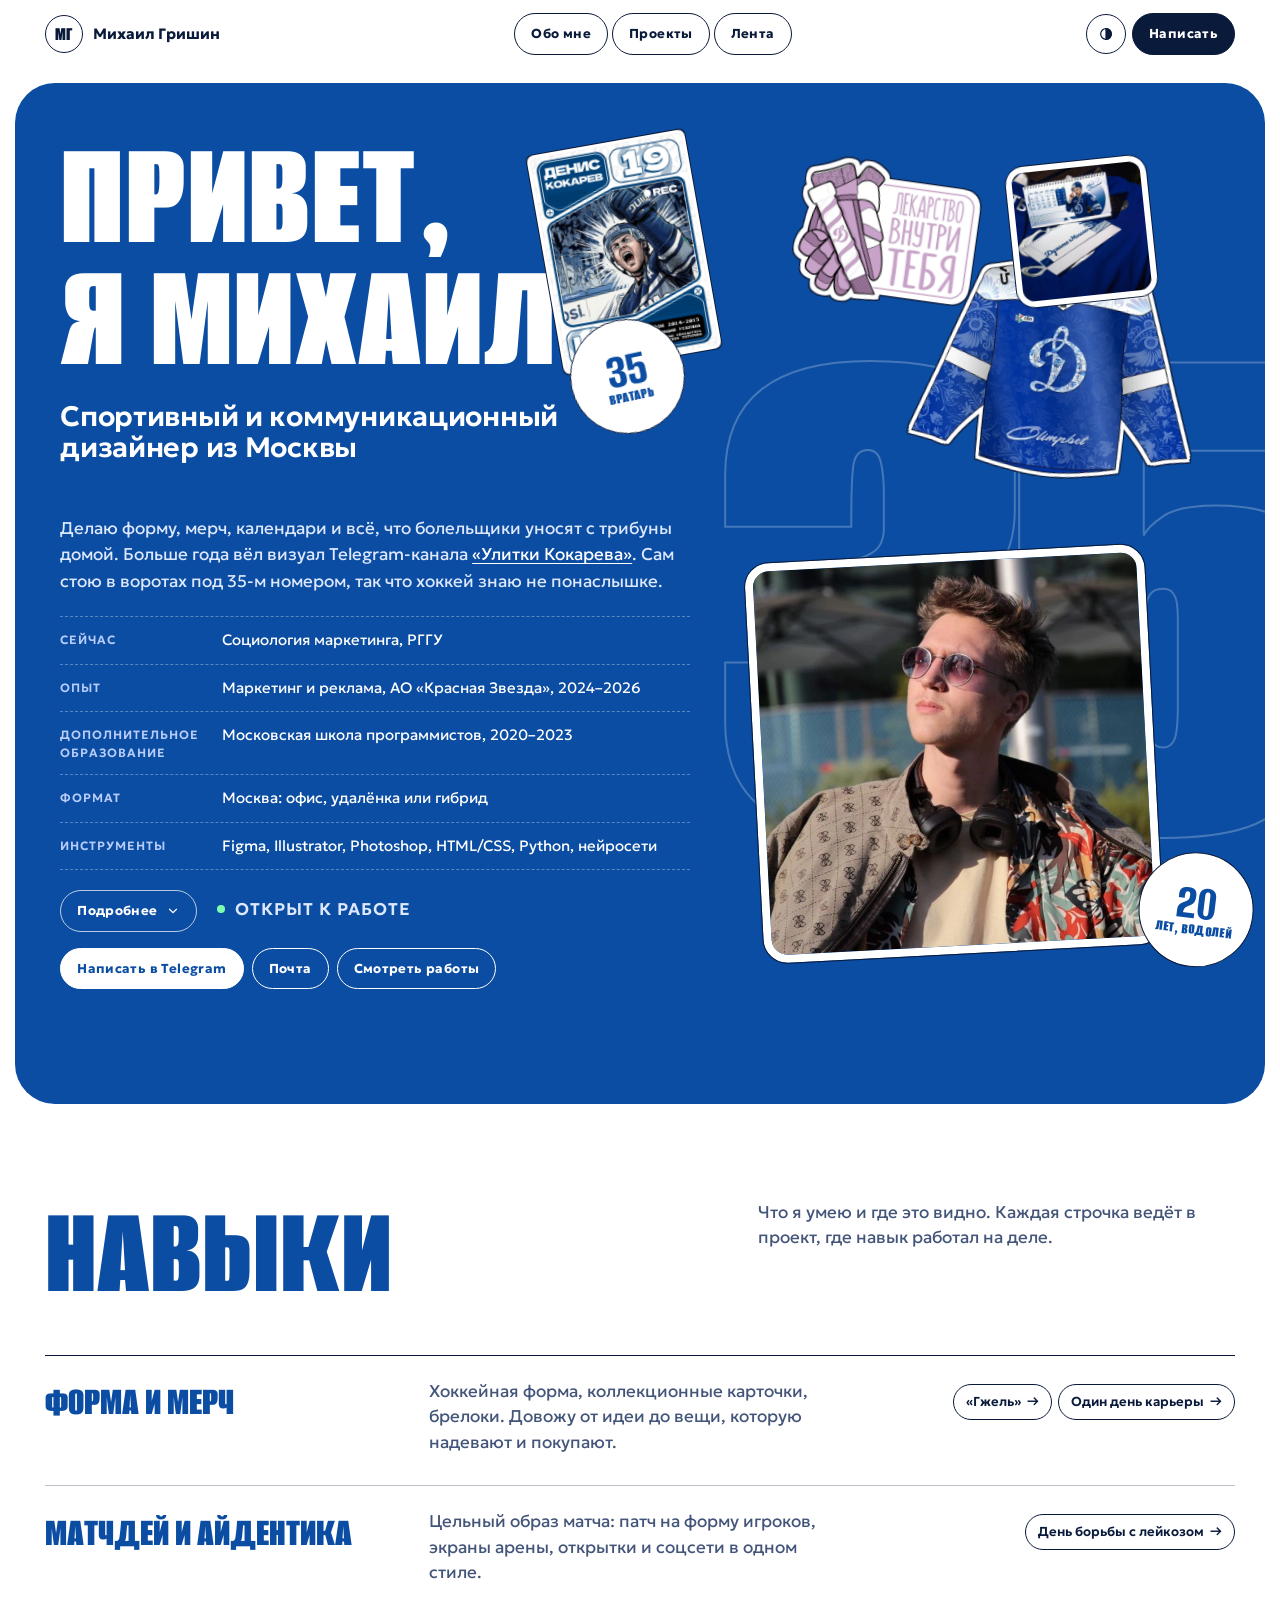
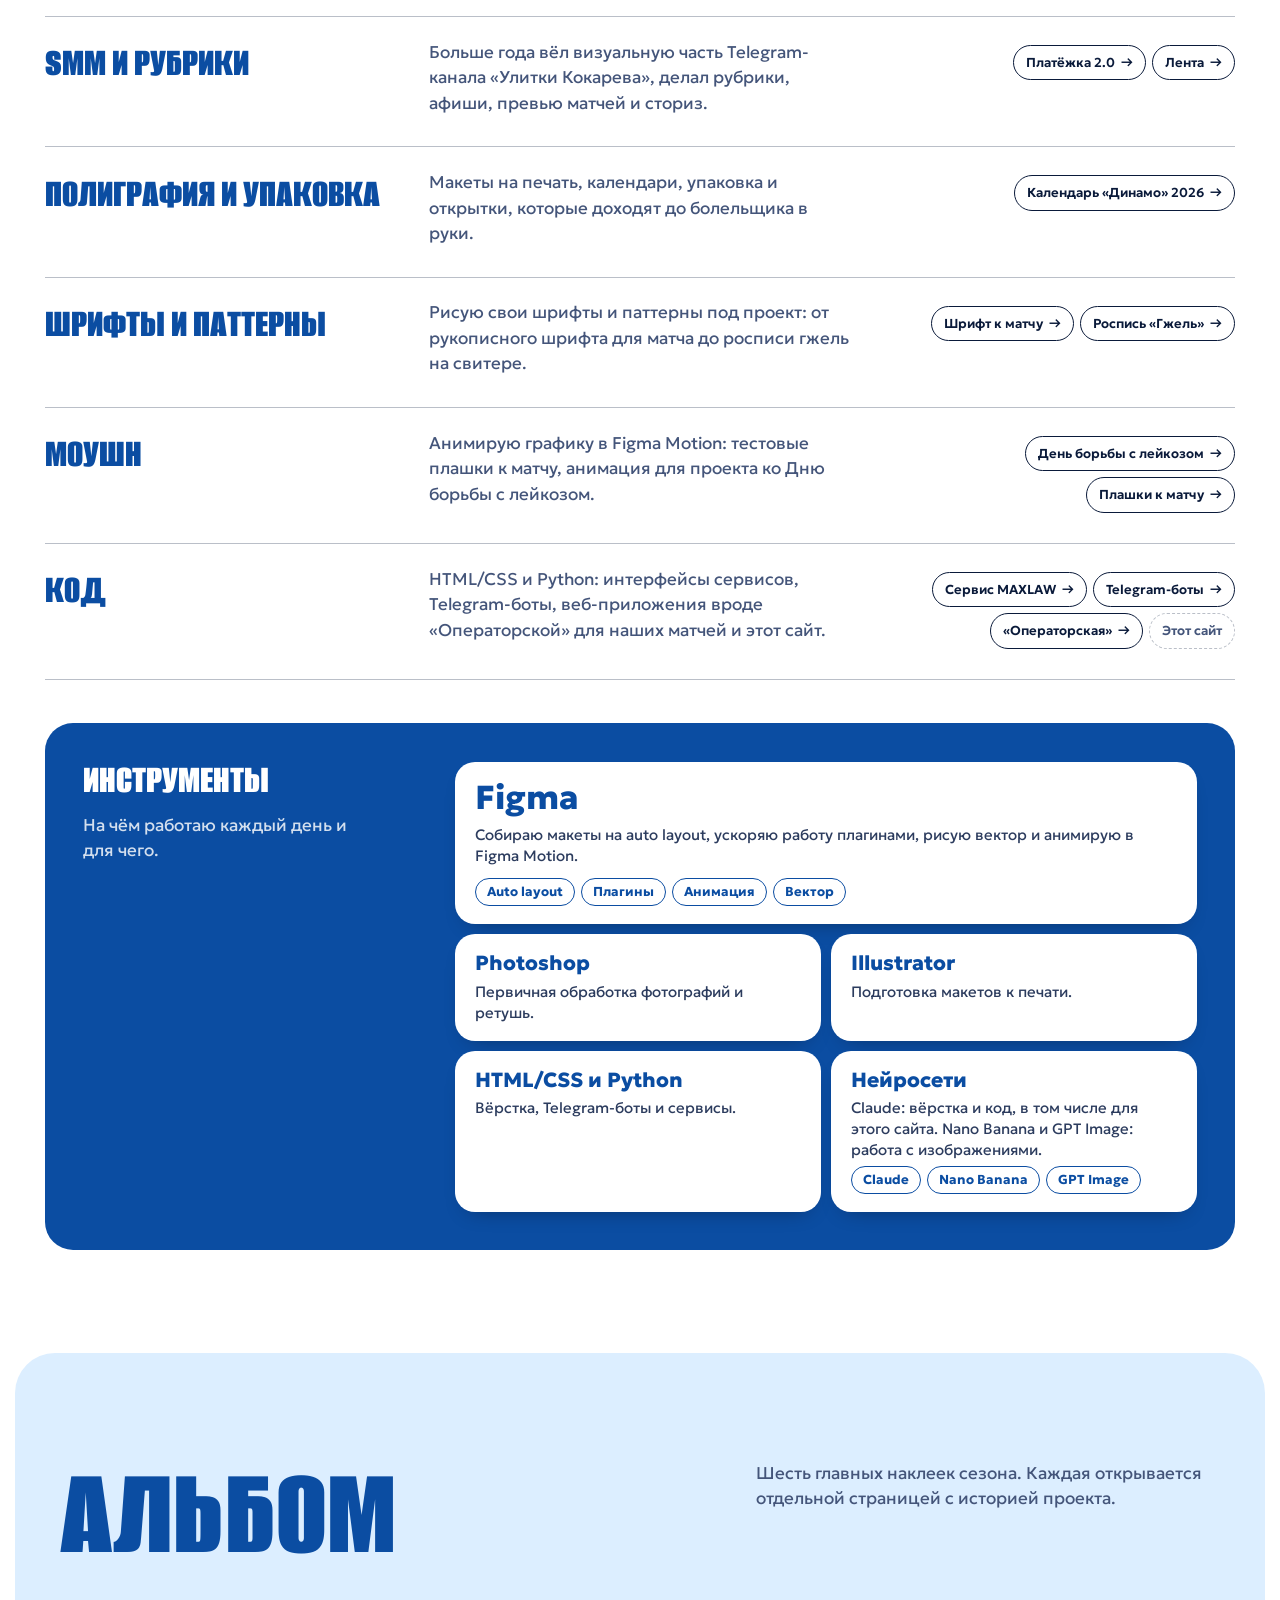
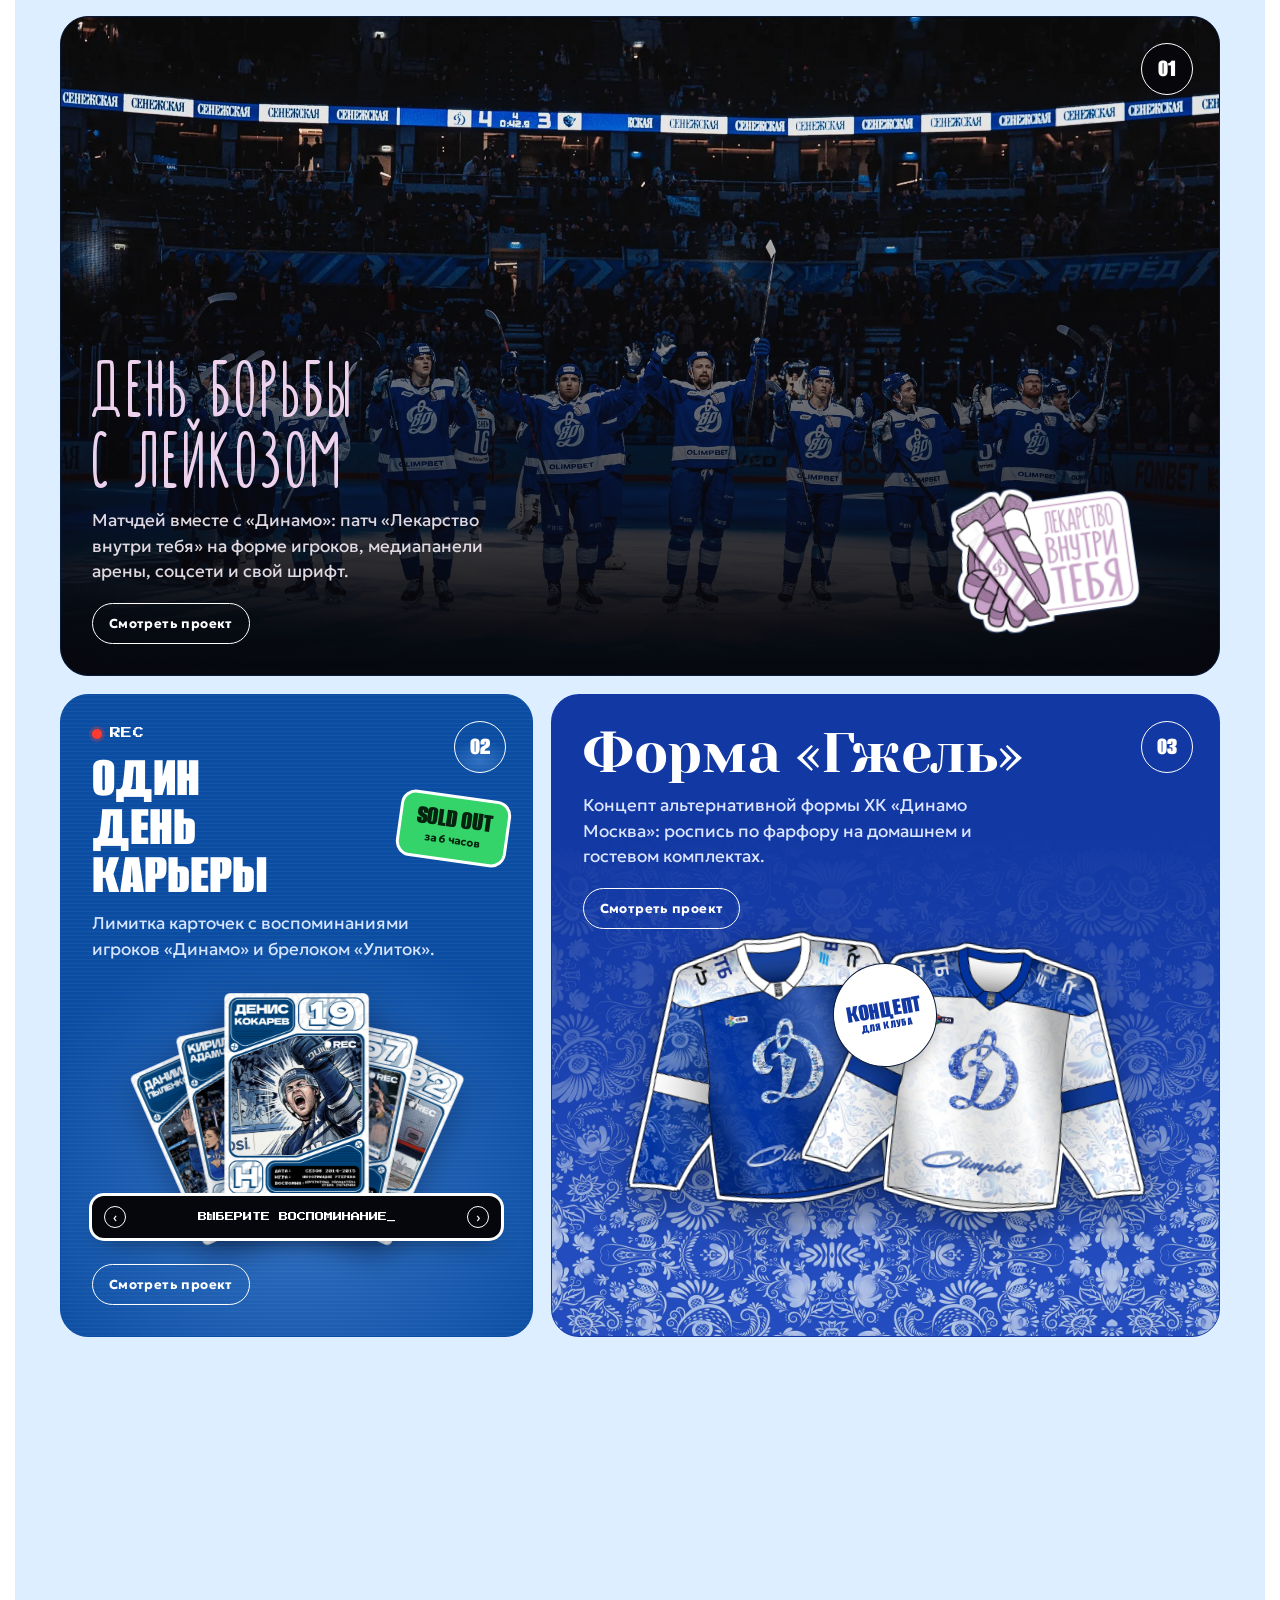
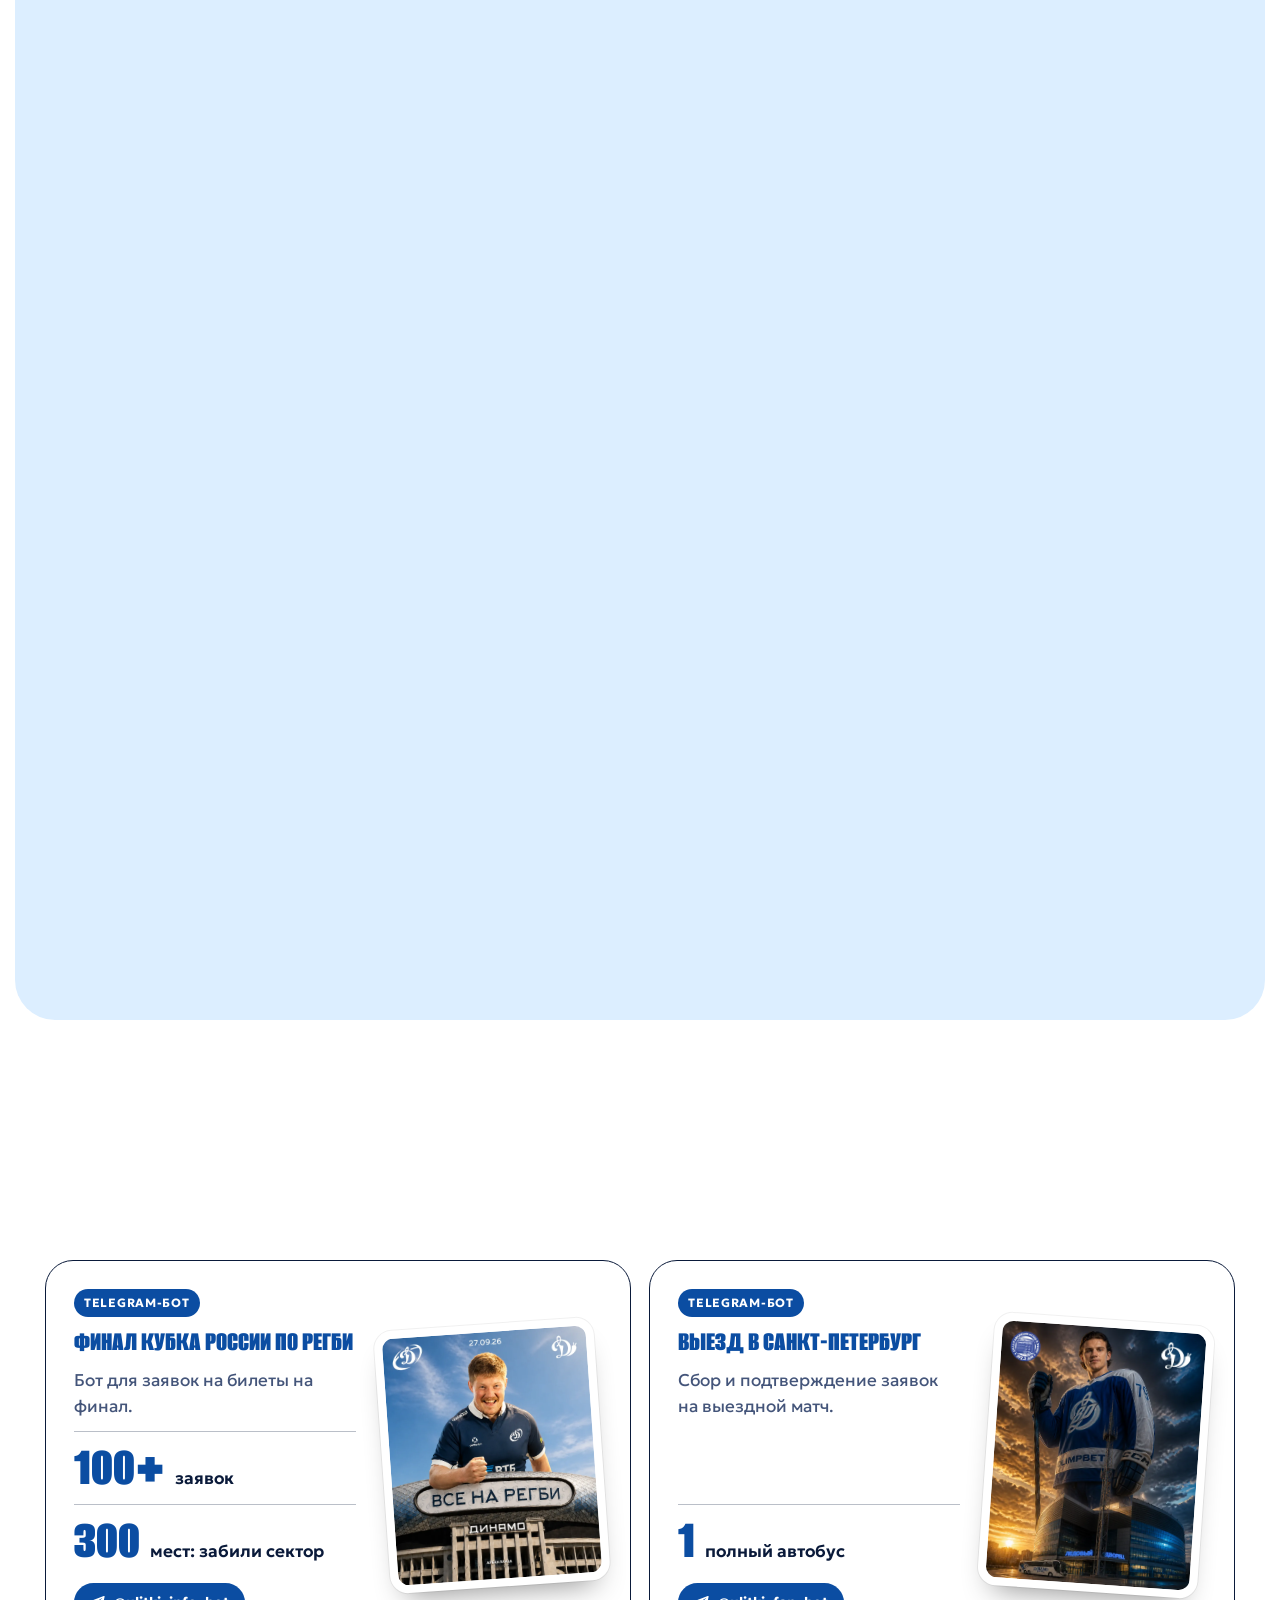
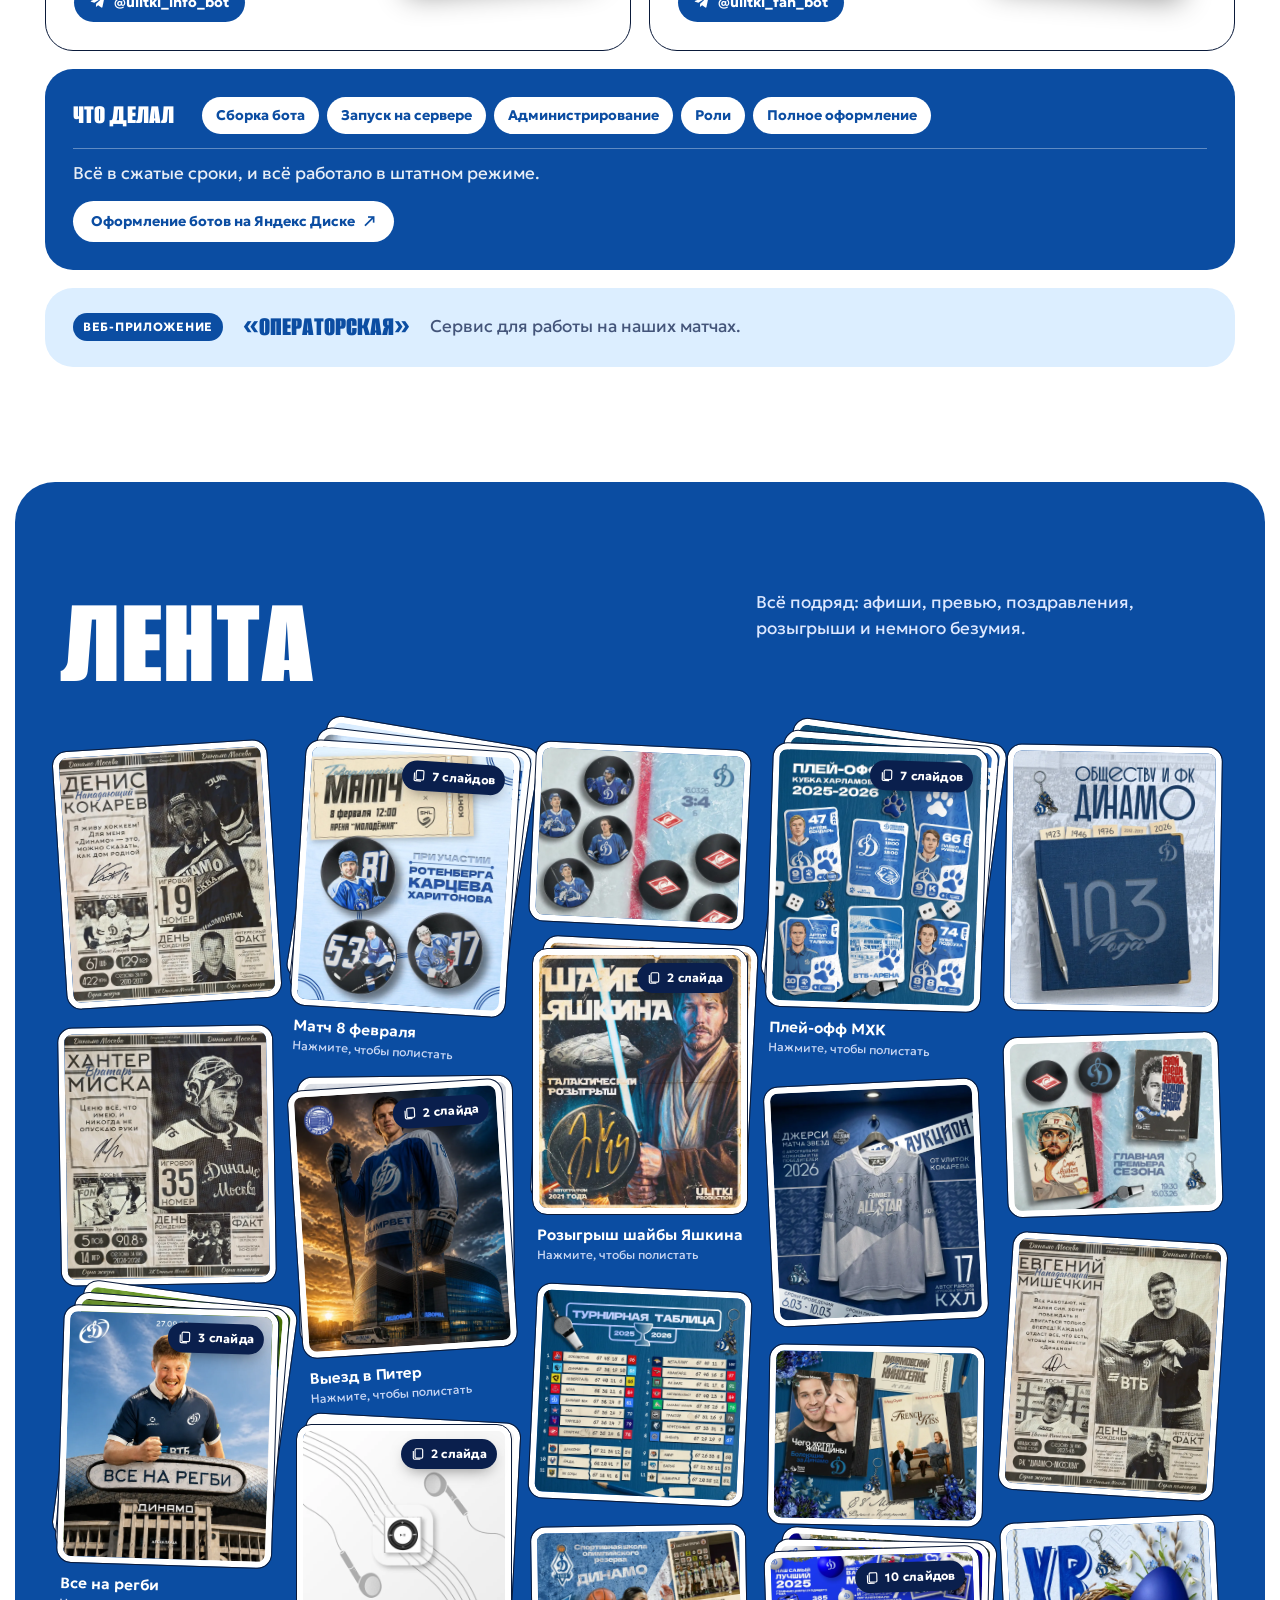
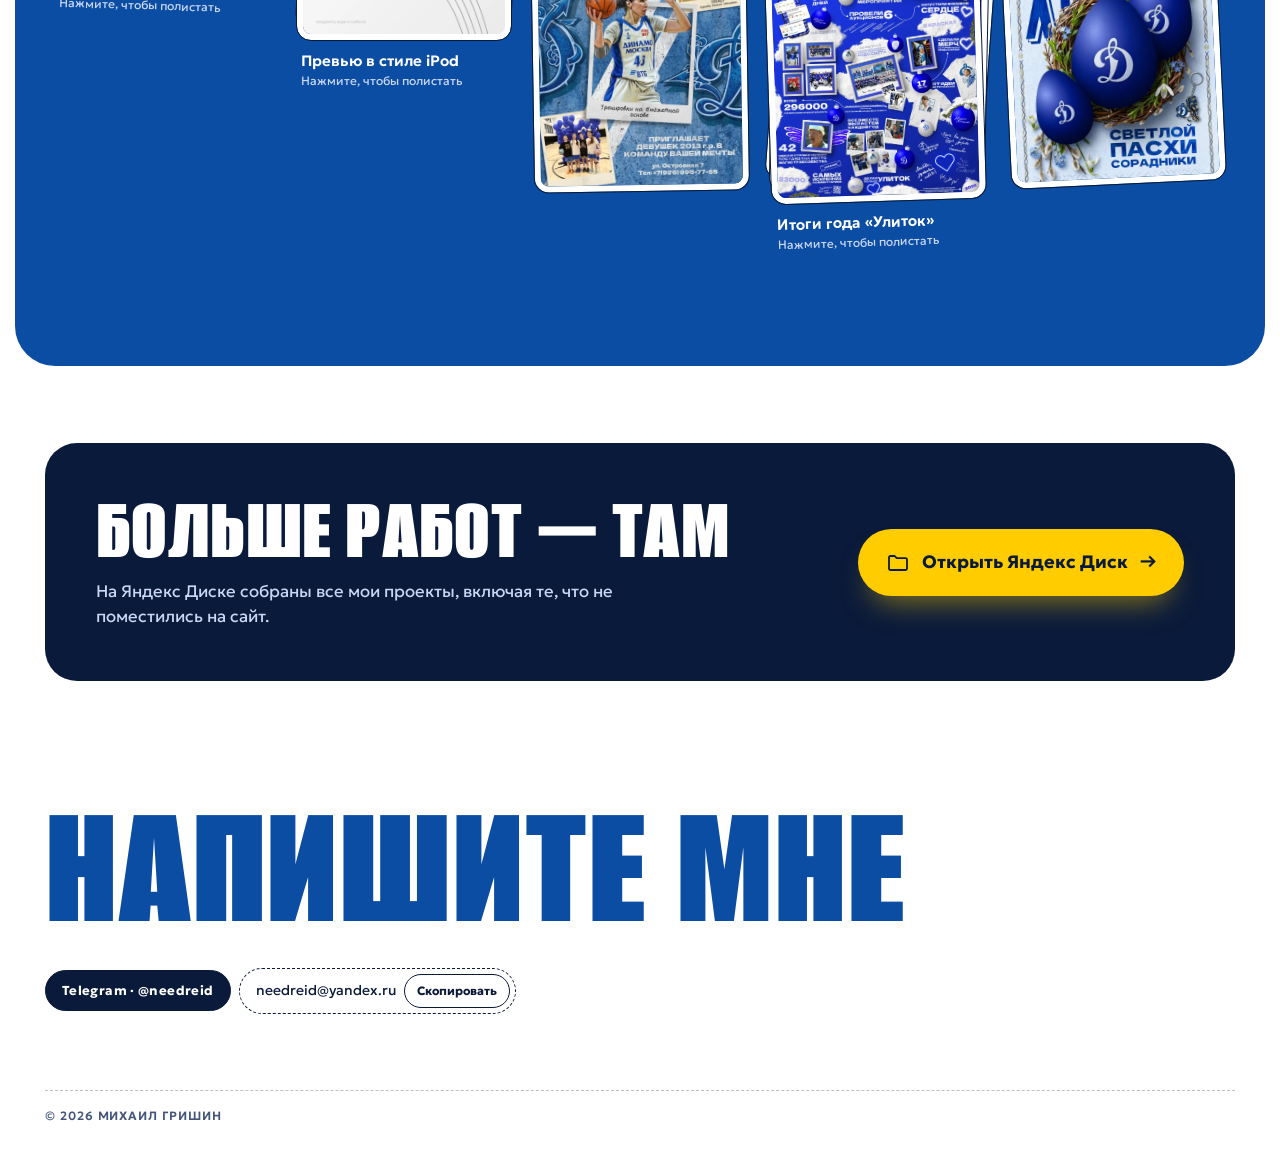
<file: index.html>
<!doctype html>
<html lang="ru">
<head>
<meta charset="utf-8">
<meta name="viewport" content="width=device-width, initial-scale=1, viewport-fit=cover">
<title>Михаил Гришин — спортивный дизайнер</title>
<meta name="description" content="Михаил Гришин, спортивный и коммуникационный дизайнер из Москвы. Форма, мерч, календари и оформление матчей для «Динамо» и хоккейных медиа.">
<meta property="og:title" content="Михаил Гришин — спортивный дизайнер">
<meta property="og:description" content="Спортивный и коммуникационный дизайнер из Москвы: форма, мерч, календари и оформление матчей для «Динамо» и хоккейных медиа.">
<meta property="og:url" content="https://m1shkan.github.io/">
<link rel="canonical" href="https://m1shkan.github.io/">
<meta property="og:type" content="website">
<meta property="og:locale" content="ru_RU">
<meta property="og:image" content="https://m1shkan.github.io/assets/img/og.jpg">
<meta name="twitter:card" content="summary_large_image">
<link rel="icon" href="assets/img/favicon.svg?v=2" type="image/svg+xml">
<link rel="icon" href="assets/img/favicon-light.png?v=2" type="image/png" media="(prefers-color-scheme: light)">
<link rel="icon" href="assets/img/favicon-dark.png?v=2" type="image/png" media="(prefers-color-scheme: dark)">
<link rel="apple-touch-icon" href="assets/img/apple-touch-icon.png">
<meta name="theme-color" content="#0b4da2">
<script>
  document.documentElement.classList.add("js");
  try { var t = localStorage.getItem("theme"); if (t === "light" || t === "dark") document.documentElement.dataset.theme = t; } catch (e) {}
</script>
<link rel="preconnect" href="https://fonts.googleapis.com">
<link rel="preconnect" href="https://fonts.gstatic.com" crossorigin>
<link rel="stylesheet" href="https://fonts.googleapis.com/css2?family=Alumni+Sans:wght@900&family=Geologica:wght@400..700&family=PT+Serif:ital@1&family=Press+Start+2P&family=Yeseva+One&family=Russo+One&display=swap">
<link rel="stylesheet" href="assets/css/site.css?v=20261003">
<!-- Yandex.Metrika counter -->
<script type="text/javascript">
    (function(m,e,t,r,i,k,a){
        m[i]=m[i]||function(){(m[i].a=m[i].a||[]).push(arguments)};
        m[i].l=1*new Date();
        for (var j = 0; j < document.scripts.length; j++) {if (document.scripts[j].src === r) { return; }}
        k=e.createElement(t),a=e.getElementsByTagName(t)[0],k.async=1,k.src=r,a.parentNode.insertBefore(k,a)
    })(window, document,'script','https://mc.yandex.ru/metrika/tag.js?id=113673625', 'ym');

    ym(113673625, 'init', {ssr:true, webvisor:true, clickmap:true, ecommerce:"dataLayer", referrer: document.referrer, url: location.href, accurateTrackBounce:true, trackLinks:true});
</script>
<!-- /Yandex.Metrika counter -->
</head>
<body>
<noscript><div><img src="https://mc.yandex.ru/watch/113673625" style="position:absolute; left:-9999px;" alt="" /></div></noscript>
<a class="skip" href="#main">Перейти к содержанию</a>


<header class="nav">
  <div class="wrap">
    <a class="logo" href="#top"><b aria-hidden="true">МГ</b><span>Михаил Гришин</span></a>
    <nav aria-label="Разделы"><ul class="pills">
      <li><a class="pill" href="#top">Обо мне</a></li>
      <li><a class="pill" href="#album">Проекты</a></li>
      <li><a class="pill" href="#feed">Лента</a></li>
    </ul></nav>
    <div class="right">
      <button class="pill round" id="themeBtn" type="button" aria-label="Сменить тему"><svg viewBox="0 0 24 24" fill="none" stroke="currentColor" stroke-width="1.8" aria-hidden="true"><circle cx="12" cy="12" r="8"/><path d="M12 4a8 8 0 0 1 0 16Z" fill="currentColor"/></svg></button>
      <a class="pill pill--fill" href="https://t.me/needreid" target="_blank" rel="noopener">Написать</a>
    </div>
  </div>
</header>

<main id="main">
  <section class="hero" id="top" aria-labelledby="h1">
    <span class="big35" aria-hidden="true">35</span>
    <div class="wrap">
      <div class="hero-top">
        <h1 id="h1" class="crush big">
          <span class="ln"><span style="--k:0">Привет,</span></span>
          <span class="ln"><span style="--k:1">я Михаил</span></span>
        </h1>
        <p class="lead">Спортивный и коммуникационный дизайнер из&nbsp;Москвы</p>
        <div class="stickers" id="stickers" aria-hidden="true">
          <div class="st cut" style="left:62%;top:6%;width:clamp(150px,17vw,260px);--r:8deg;--k:0"><img src="assets/img/home/patch.webp" alt="" width="900" height="668" draggable="false"></div>
          <div class="st cut" style="left:42%;top:3%;width:clamp(110px,12vw,180px);--r:-10deg;--k:1"><img src="assets/img/home/odk-kokarev.webp" alt="" width="700" height="983" draggable="false"></div>
          <div class="st cut hide-m" style="left:74%;top:38%;width:clamp(200px,22vw,340px);--r:6deg;--k:2"><img src="assets/img/home/gzhel-front.webp" alt="" width="693" height="532" draggable="false"></div>
          <div class="st rect hide-m" style="left:82%;top:8%;width:clamp(120px,11vw,180px);--r:-6deg;--k:3"><img src="assets/img/home/calendar.webp" alt="" width="1200" height="1200" draggable="false"></div>
          <div class="st" style="left:44%;top:56%;--r:-12deg;--k:4"><div class="badge"><b>35</b><small>вратарь</small></div></div>
        </div>
      </div>
      <div class="hero-about" id="about">
        <div class="ha-photo rv"><figure class="photo"><img src="assets/img/home/me-portrait.webp" alt="Портрет Михаила в солнцезащитных очках" width="640" height="640"><div class="badge" aria-hidden="true"><b>20</b><small>лет, водолей</small></div></figure></div>
        <div class="ha-txt rv" style="--d:1">
          <p>Делаю форму, мерч, календари и всё, что болельщики уносят с трибуны домой. Больше года вёл визуал Telegram-канала <a href="https://t.me/ulitkakoksa" target="_blank" rel="noopener">«Улитки Кокарева»</a>. Сам стою в воротах под 35-м номером, так что хоккей знаю не понаслышке.</p>
          <ul class="facts">
            <li><b>Сейчас</b><span>Социология маркетинга, РГГУ</span></li>
            <li><b>Опыт</b><span>Маркетинг и реклама, АО «Красная Звезда», 2024–2026</span></li>
            <li><b>Дополнительное образование</b><span>Московская школа программистов, 2020–2023</span></li>
            <li><b>Формат</b><span>Москва: офис, удалёнка или гибрид</span></li>
            <li><b>Инструменты</b><span>Figma, Illustrator, Photoshop, HTML/CSS, Python, нейросети</span></li>
          </ul>
          <div class="ha-row">
            <button class="pill expand" type="button" aria-expanded="false" aria-controls="long" id="expandBtn"><span>Подробнее</span><svg viewBox="0 0 24 24" fill="none" stroke="currentColor" stroke-width="2" stroke-linecap="round" aria-hidden="true"><path d="m6 9 6 6 6-6"/></svg></button>
            <p class="status"><i aria-hidden="true"></i>Открыт к работе</p>
          </div>
          <div class="cta">
            <a class="pill pill--solidwhite" href="https://t.me/needreid" target="_blank" rel="noopener">Написать в Telegram</a>
            <a class="pill pill--white" href="mailto:needreid@yandex.ru">Почта</a>
            <a class="pill pill--white" href="#album">Смотреть работы</a>
          </div>
        </div>
      </div>
      <div class="long" id="long"><div><div class="inner">
        <div class="cols">
          <p>Программировать начал в 2019 году, сначала ушёл во фронтенд. Потом понял, что мне интереснее, как вещи выглядят, чем как они устроены внутри, и переключился на бренд-дизайн и маркетинг. Код при этом остался со мной: Telegram-боты, веб-приложения и этот сайт.</p>
          <p>С «Улитками Кокарева» работал с благотворительного матча для фонда «Чудо света» в августе 2025 года, там же сделал свою первую хоккейную форму.</p>
          <p>Полтора года работал в отделе маркетинга и рекламы АО «Красная Звезда»: витрина на Яндекс Маркете, макеты на печать, выставки, редизайн сайта. Сейчас учусь на социологии маркетинга в РГГУ.</p>
          <p>В воротах стою под 35-м номером, взял его в честь Хантера Миски. Однажды мы с друзьями решили, что просто играть уже скучно, и я собрал «Операторскую»: табло, сирену и протокол голов для наших матчей.</p>
          <p>Открыт к работе в клубе, спортивном медиа, к проектам на заказ и к созданию мерча. Если нужен дизайнер, который знает хоккей изнутри, напишите мне в Telegram.</p>
        </div>
        <div class="snaps">
          <figure style="--r:-2deg"><img src="assets/img/home/neon-split.webp" alt="Михаил в шпагате у ворот на неоновом катке" width="640" height="640" loading="lazy"><figcaption>На льду</figcaption></figure>
          <figure style="--r:1.5deg"><img src="assets/img/home/me-photo.webp" alt="Михаил в вратарской маске с номером 35 и белой джерси" width="640" height="640" loading="lazy"><figcaption>В воротах под 35-м</figcaption></figure>
          <figure style="--r:-1deg"><img src="assets/img/home/me-night.webp" alt="Портрет Михаила в ночном городе" width="640" height="640" loading="lazy"><figcaption>Вне льда</figcaption></figure>
        </div>
      </div></div></div>
    </div>
  </section>

  <section class="sec skills" id="skills" aria-labelledby="h-skills">
    <div class="wrap">
      <div class="head"><h2 id="h-skills" class="crush rv">Навыки</h2><p class="rv" style="--d:1">Что я умею и где это видно. Каждая строчка ведёт в проект, где навык работал на деле.</p></div>
      <ol class="sk-list">
        <li class="sk rv">
          <h3>Форма и мерч</h3>
          <p>Хоккейная форма, коллекционные карточки, брелоки. Довожу от идеи до вещи, которую надевают и покупают.</p>
          <div class="sk-in"><a href="projects/forma-gzhel.html#kits">«Гжель»</a><a href="projects/odin-den-karery.html#unpack">Один день карьеры</a></div>
        </li>
        <li class="sk rv">
          <h3>Матчдей и айдентика</h3>
          <p>Цельный образ матча: патч на форму игроков, экраны арены, открытки и соцсети в одном стиле.</p>
          <div class="sk-in"><a href="projects/den-borby-s-leykozom.html">День борьбы с лейкозом</a></div>
        </li>
        <li class="sk rv">
          <h3>SMM и рубрики</h3>
          <p>Больше года вёл визуальную часть Telegram-канала «Улитки Кокарева», делал рубрики, афиши, превью матчей и сториз.</p>
          <div class="sk-in"><a href="projects/platezhka.html#mail">Платёжка 2.0</a><a href="#feed">Лента</a></div>
        </li>
        <li class="sk rv">
          <h3>Полиграфия и упаковка</h3>
          <p>Макеты на печать, календари, упаковка и открытки, которые доходят до болельщика в руки.</p>
          <div class="sk-in"><a href="projects/kalendar-2026.html">Календарь «Динамо» 2026</a></div>
        </li>
        <li class="sk rv">
          <h3>Шрифты и паттерны</h3>
          <p>Рисую свои шрифты и паттерны под проект: от рукописного шрифта для матча до росписи гжель на свитере.</p>
          <div class="sk-in"><a href="projects/den-borby-s-leykozom.html#font">Шрифт к матчу</a><a href="projects/forma-gzhel.html#pattern">Роспись «Гжель»</a></div>
        </li>
        <li class="sk rv">
          <h3>Моушн</h3>
          <p>Анимирую графику в Figma Motion: тестовые плашки к матчу, анимация для проекта ко Дню борьбы с лейкозом.</p>
          <div class="sk-in"><a href="projects/den-borby-s-leykozom.html">День борьбы с лейкозом</a><a href="https://disk.yandex.ru/d/0Vgq59SjQ0tDLA" target="_blank" rel="noopener">Плашки к матчу</a></div>
        </li>
        <li class="sk rv">
          <h3>Код</h3>
          <p>HTML/CSS и Python: интерфейсы сервисов, Telegram-боты, веб-приложения вроде «Операторской» для наших матчей и этот сайт.</p>
          <div class="sk-in"><a href="projects/iri-maxlaw.html#maxlaw">Сервис MAXLAW</a><a href="#dev">Telegram-боты</a><a href="#dev">«Операторская»</a><span>Этот сайт</span></div>
        </li>
      </ol>
      <div class="sk-tools rv">
        <div class="sk-th"><span class="sk-tl">Инструменты</span><p>На чём работаю каждый день и для чего.</p></div>
        <ul class="tool-grid">
          <li class="tool tool--main"><b>Figma</b><span>Собираю макеты на auto layout, ускоряю работу плагинами, рисую вектор и анимирую в Figma Motion.</span><i>Auto layout</i><i>Плагины</i><i>Анимация</i><i>Вектор</i></li>
          <li class="tool"><b>Photoshop</b><span>Первичная обработка фотографий и ретушь.</span></li>
          <li class="tool"><b>Illustrator</b><span>Подготовка макетов к печати.</span></li>
          <li class="tool"><b>HTML/CSS и Python</b><span>Вёрстка, Telegram-боты и сервисы.</span></li>
          <li class="tool"><b>Нейросети</b><span>Claude: вёрстка и код, в том числе для этого сайта. Nano Banana и GPT Image: работа с изображениями.</span><i>Claude</i><i>Nano Banana</i><i>GPT Image</i></li>
        </ul>
      </div>
    </div>
  </section>

  <section class="sec band" id="album" aria-labelledby="h-album">
    <div class="wrap">
      <div class="head"><h2 id="h-album" class="crush rv">Альбом</h2><p class="rv" style="--d:1">Шесть главных наклеек сезона. Каждая открывается отдельной страницей с историей проекта.</p></div>
      <div class="album">
        <a class="page p-leuk p-wide rv" href="projects/den-borby-s-leykozom.html">
          <span class="no" aria-hidden="true">01</span>
          <div class="bg" role="img" aria-label="Команда «Динамо» с патчами на форме благодарит трибуны"></div>
          <div class="art patch cut" aria-hidden="true"><img src="assets/img/home/patch.webp" alt="" width="900" height="668"></div>
          <h3>День борьбы с лейкозом</h3>
          <p>Матчдей вместе с «Динамо»: патч «Лекарство внутри тебя» на форме игроков, медиапанели арены, соцсети и свой шрифт.</p>
          <span class="pill go">Смотреть проект</span>
        </a>
        <a class="page p-odk p-5 rv" href="projects/odin-den-karery.html" id="odkTile">
          <span class="no" aria-hidden="true">02</span>
          <span class="odk-rec" aria-hidden="true"><i></i>REC</span>
          <h3>Один день карьеры</h3>
          <p>Лимитка карточек с воспоминаниями игроков «Динамо» и брелоком «Улиток».</p>
          <div class="odk-fan" aria-hidden="true"><span class="holo" style="--a:-24deg;--y:8%"><img src="assets/img/odk/card-pylenkov.webp" alt="" width="760" height="1067" loading="lazy"></span><span class="holo" style="--a:-12deg;--y:3%"><img src="assets/img/odk/card-adamchuk.webp" alt="" width="760" height="1067" loading="lazy"></span><span class="holo" style="--a:24deg;--y:8%"><img src="assets/img/odk/card-ozhiganov.webp" alt="" width="760" height="1067" loading="lazy"></span><span class="holo" style="--a:12deg;--y:3%"><img src="assets/img/odk/card-shvets.webp" alt="" width="760" height="1067" loading="lazy"></span><span class="holo" style="--a:0deg;--y:0%"><img src="assets/img/odk/card-kokarev.webp" alt="" width="760" height="1067" loading="lazy"></span></div>
          <div class="odk-bar" aria-hidden="true"><span class="k">‹</span><span class="t">Выберите воспоминание<b>_</b></span><span class="k">›</span></div>
          <span class="odk-sold" aria-label="Sold out за 6 часов"><b>Sold out</b><small>за 6 часов</small></span>
          <span class="pill go">Смотреть проект</span>
        </a>
        <a class="page p-gzhel p-7 rv" style="--d:1" href="projects/forma-gzhel.html">
          <span class="no" aria-hidden="true">03</span>
          <h3>Форма «Гжель»</h3>
          <p>Концепт альтернативной формы ХК «Динамо Москва»: роспись по фарфору на домашнем и гостевом комплектах.</p>
          <span class="pill go">Смотреть проект</span>
          <div class="gz-kits" aria-hidden="true">
            <img class="gk h" src="assets/img/gzhel/j-home1-front.webp" alt="" width="900" height="693" loading="lazy">
            <img class="gk a" src="assets/img/gzhel/j-away1-front.webp" alt="" width="900" height="694" loading="lazy">
            <span class="gz-badge">Концепт<small>для клуба</small></span>
          </div>
        </a>
        <a class="page p-plat p-7 rv" href="projects/platezhka.html">
          <span class="no" aria-hidden="true">04</span>
          <h3><span>Платёжка</span><span>2.0</span></h3>
          <p>Рубрика канала «Улиток» про трансферы и зарплатную ведомость «Динамо» в виде старого альбома с марками.</p>
          <span class="pill go">Смотреть проект</span>
          <div class="pt-desk" aria-hidden="true">
            <img class="tc c1" src="assets/img/plat/card-merkli.webp" alt="" width="760" height="1037" loading="lazy">
            <img class="tc c2" src="assets/img/plat/card-motorygin.webp" alt="" width="760" height="1050" loading="lazy">
            <img class="tc c3" src="assets/img/plat/card-korostelev.webp" alt="" width="760" height="1050" loading="lazy">
            <img class="ts s1" src="assets/img/plat/st-merkli.webp" alt="" width="527" height="702" loading="lazy">
            <img class="ts s2" src="assets/img/plat/st-29.webp" alt="" width="449" height="458" loading="lazy">
            <img class="ts s3" src="assets/img/plat/st-nap.webp" alt="" width="620" height="300" loading="lazy">
            <span class="pt-ink"><small>Новый трансфер</small><b>40 млн</b></span>
          </div>
        </a>
        <a class="page p-cal p-5 rv" style="--d:1" href="projects/kalendar-2026.html" id="calTile">
          <span class="no" aria-hidden="true">05</span>
          <span class="cal-mix" aria-hidden="true"><span class="f">Январь · Комтуа · 10 · Февраль · Джиошвили · 7 · Март · Швец-Роговой · 57 · Апрель</span><span class="o">Сергеев · 93 · Май · Сикьюра · 90 · Июнь · Подъяпольский · 59 · Июль · Михеев · 13</span><span class="f">Август · Пакетт · 18 · Сентябрь · Пыленков · 45 · Октябрь · Ожиганов · 92 · Ноябрь</span><span class="o">Классон · 33 · Декабрь · Ильенко · 34 · Январь · Комтуа · 10 · Февраль · Джиошвили</span></span>
          <h3>Календарь «Динамо» 2026</h3>
          <p>Настольный календарь с упаковкой. Весь тираж — 100&nbsp;штук — распродан за неделю.</p>
          <span class="pill go">Смотреть проект</span>
          <div class="cal-desk" aria-hidden="true">
            <img src="assets/img/cal/mk09.webp" alt="" width="1300" height="899" loading="lazy">
            <span class="cal-tag"><b>Сентябрь</b>Пыленков · 45</span>
            <span class="cal-sold">Sold out<small>100&nbsp;штук<br>за неделю</small></span>
          </div>
        </a>
        <a class="page p-iri p-wide rv" href="projects/iri-maxlaw.html">
          <span class="no" aria-hidden="true">06</span>
          <div class="txt">
            <h3><span>MAXLAW</span> для ИРИ</h3>
            <p>Сервис с ИИ, который автоматизирует претензионную работу. Командный проект для Института развития интернета: на мне разработка и визуализация сервиса.</p>
            <span class="pill go">Смотреть проект</span>
          </div>
          <div class="iri-stage" aria-hidden="true">
            <span class="il"><span class="lap"><span class="lap-scr"><img src="assets/img/iri/scr-cab.webp" alt="" width="1600" height="1058" decoding="async"></span><span class="lap-base"></span></span></span>
            <span class="ic"><img src="assets/img/iri/maxlaw-light.webp" alt="" width="873" height="537" decoding="async"></span>
          </div>
        </a>
      </div>
    </div>
  </section>


  <section class="sec xp" id="dev" aria-labelledby="h-dev">
    <div class="wrap">
      <div class="head"><h2 id="h-dev" class="crush rv">Разработка</h2><p class="rv" style="--d:1">Помимо дизайна собираю ботов и сервисы для болельщиков. Всё ниже работало на реальных матчах.</p></div>
      <ul class="xp-grid">
        <li class="xp-c xp-bot rv"><div class="xp-tx"><span class="xp-k">Telegram-бот</span><h3>Финал Кубка России по регби</h3><p>Бот для заявок на билеты на финал.</p><div class="xp-n"><b>100+</b><span>заявок</span></div><div class="xp-n"><b>300</b><span>мест: забили сектор</span></div><a class="xp-go" href="https://t.me/ulitki_info_bot" target="_blank" rel="noopener">@ulitki_info_bot</a></div><figure class="xp-st" style="--r:-4deg"><img src="assets/img/feed/regbi-cover.webp" alt="Афиша «Все на регби»" width="1000" height="1211" loading="lazy" data-zoom="xp-regbi-cover"></figure></li>
        <li class="xp-c xp-bot rv" style="--d:1"><div class="xp-tx"><span class="xp-k">Telegram-бот</span><h3>Выезд в Санкт&#8209;Петербург</h3><p>Сбор и подтверждение заявок на выездной матч.</p><div class="xp-n"><b>1</b><span>полный автобус</span></div><a class="xp-go" href="https://t.me/ulitki_fan_bot" target="_blank" rel="noopener">@ulitki_fan_bot</a></div><figure class="xp-st" style="--r:4deg"><img src="assets/img/feed/nikonov.webp" alt="Афиша выезда в Питер" width="873" height="1100" loading="lazy" data-zoom="xp-nikonov"></figure></li>
        <li class="xp-do rv" style="--d:2"><span class="xp-dt">Что делал</span><ul><li>Сборка бота</li><li>Запуск на сервере</li><li>Администрирование</li><li>Роли</li><li>Полное оформление</li></ul><p>Всё в сжатые сроки, и всё работало в штатном режиме.</p><a class="xp-disk" href="https://disk.yandex.ru/d/wn0yEdZs2_RmUg" target="_blank" rel="noopener">Оформление ботов на Яндекс Диске</a></li>
      </ul>
      <div class="xp-op rv"><span class="xp-k">Веб-приложение</span><h3>«Операторская»</h3><p>Сервис для работы на наших матчах.</p></div>
    </div>
  </section>

  <section class="sec band feed-band" id="feed" aria-labelledby="h-feed">
    <div class="wrap">
      <div class="head"><h2 id="h-feed" class="crush rv">Лента</h2><p class="rv" style="--d:1">Всё подряд: афиши, превью, поздравления, розыгрыши и немного безумия.</p></div>
      <div class="stickerwall" id="wall"></div>
      <div class="wall-more" hidden><button class="pill pill--solidwhite" type="button" id="wallMore" aria-expanded="false" aria-controls="wall">Показать всю ленту · <span>35</span></button></div>
    </div>
  </section>



  <section class="sec disk-sec" id="archive" aria-labelledby="h-disk">
    <div class="wrap">
      <a class="disk rv" href="https://disk.yandex.ru/d/JAUznb1HWvj3Cg" target="_blank" rel="noopener">
        <span class="disk-txt">
          <span id="h-disk" class="disk-h">Больше работ — там</span>
          <span class="disk-p">На Яндекс Диске собраны все мои проекты, включая те, что не поместились на сайт.</span>
        </span>
        <span class="disk-btn"><svg viewBox="0 0 24 24" fill="none" stroke="currentColor" stroke-width="1.8" stroke-linecap="round" stroke-linejoin="round" aria-hidden="true"><path d="M3 7.5A1.5 1.5 0 0 1 4.5 6h4.2l2 2.2h8.8A1.5 1.5 0 0 1 21 9.7v8.8a1.5 1.5 0 0 1-1.5 1.5h-15A1.5 1.5 0 0 1 3 18.5Z"/></svg>Открыть Яндекс Диск<span class="disk-arr" aria-hidden="true">→</span></span>
      </a>
    </div>
  </section>

</main>

<footer class="foot" id="contacts">
  <div class="wrap">
    <h2 class="crush rv">Напишите мне</h2>
    <div class="row rv" style="--d:1">
      <a class="pill pill--fill" href="https://t.me/needreid" target="_blank" rel="noopener">Telegram · @needreid</a>
      <span class="mail"><span id="mailText">needreid@yandex.ru</span><button type="button" id="copyMail">Скопировать</button></span>
    </div>
    <div class="fine"><span>© 2026 Михаил Гришин</span></div>
  </div>
</footer>

<script src="assets/js/main.js?v=20261003"></script>
</body>
</html>
</file>
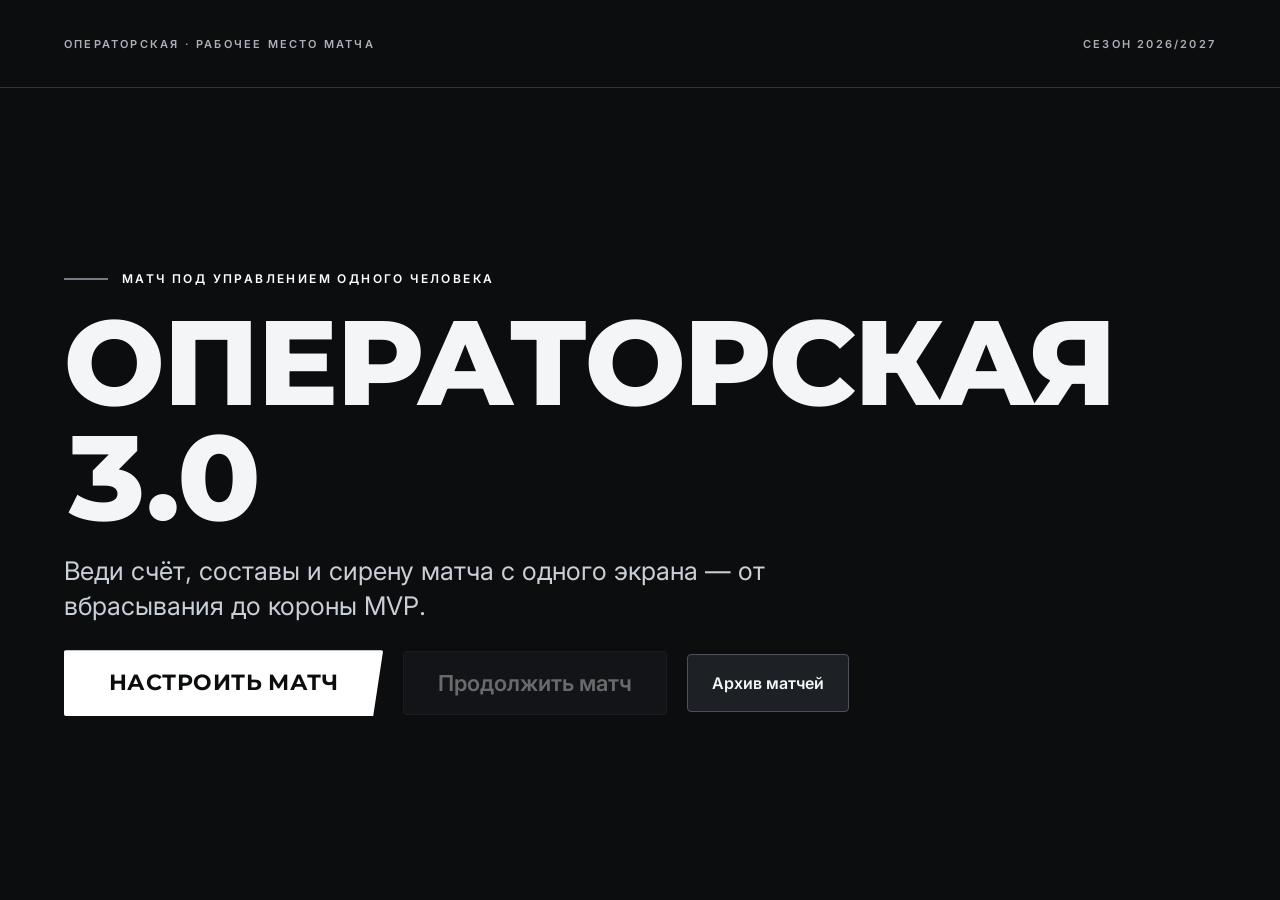
<file: operator/index.html>
<!DOCTYPE html>
<html lang="ru">
<head>
<meta charset="utf-8">
<meta name="viewport" content="width=device-width, initial-scale=1, viewport-fit=cover, maximum-scale=1">
<meta name="theme-color" content="#06080C">
<meta name="robots" content="noindex, nofollow">
<meta name="mobile-web-app-capable" content="yes">
<meta name="apple-mobile-web-app-capable" content="yes">
<meta name="apple-mobile-web-app-status-bar-style" content="black-translucent">
<meta name="apple-mobile-web-app-title" content="Операторская">
<link rel="icon" type="image/png" href="[data-uri]">
<link rel="apple-touch-icon" href="[data-uri]">
<link rel="manifest" href="data:application/manifest+json;charset=utf-8,%7B%22name%22%3A%22%D0%9E%D0%BF%D0%B5%D1%80%D0%B0%D1%82%D0%BE%D1%80%D1%81%D0%BA%D0%B0%D1%8F%203.0%22%2C%22short_name%22%3A%22%D0%9E%D0%BF%D0%B5%D1%80%D0%B0%D1%82%D0%BE%D1%80%D1%81%D0%BA%D0%B0%D1%8F%22%2C%22lang%22%3A%22ru%22%2C%22start_url%22%3A%22.%22%2C%22scope%22%3A%22.%22%2C%22display%22%3A%22standalone%22%2C%22orientation%22%3A%22any%22%2C%22background_color%22%3A%22%2306080C%22%2C%22theme_color%22%3A%22%2306080C%22%2C%22description%22%3A%22%D0%A0%D0%B0%D0%B1%D0%BE%D1%87%D0%B5%D0%B5%20%D0%BC%D0%B5%D1%81%D1%82%D0%BE%20%D0%BE%D0%BF%D0%B5%D1%80%D0%B0%D1%82%D0%BE%D1%80%D0%B0%20%D1%85%D0%BE%D0%BA%D0%BA%D0%B5%D0%B9%D0%BD%D0%BE%D0%B3%D0%BE%20%D0%BC%D0%B0%D1%82%D1%87%D0%B0%3A%20%D1%81%D1%87%D1%91%D1%82%2C%20%D1%81%D0%B8%D1%80%D0%B5%D0%BD%D1%8B%2C%20%D0%BC%D1%83%D0%B7%D1%8B%D0%BA%D0%B0%2C%20%D0%B4%D0%B8%D0%BA%D1%82%D0%BE%D1%80%22%2C%22icons%22%3A%5B%7B%22src%22%3A%22data%3Aimage%2Fpng%3Bbase64%2CiVBORw0KGgoAAAANSUhEUgAAAMAAAADACAYAAABS3GwHAAAFFklEQVR42u3dMW4UQRCFYdOywAEJNyAhdcAVkAMyjkpGYHEFB6QkvgEpRJBgCSGvvV5PT3fX%2B%2F4UZHuq399VPbuz%2B%2BLlxevfZ0AoTQlAAIAAAAEAAgAEAAgAEAAgAEAAgAAAAQACAAQACAAQACAAQABgEc6VoC%2B%2Fvr579s949eG7QnbihWeC5wg5OQgg8IQggNCTgQBCTwYCCD0Z%2BuM26F8%2B3txGhP%2FuWj%2Fe3Fr0s%2FDboOkh%2BPf6v7x%2FawQS%2FLOzzz%2Buphs3tu5Mn95cH%2Fy3NBGiBDhmxz9VgBFz9SliPBT%2BRBFiBHjKuHOMBDMeJI8R4lgBUiQoL8Cxwf93sQ8FaaW7J%2Fddw%2F9%2F%2Fym1IUDh4N8Xngq3DO%2Bu59C1JItQUoBjFjT1roe6FRfgsUUUfDUsKYBdXz1jBbDrq%2B2pNAuE59Rv9VfTl%2B0Agq%2FmsR1A%2BHWDWAGEnwSxI9BDxRV861G6Awj%2FWt1glU7QhB%2FJEjThR7IETfiRLEETfiRL0IQfyRK0KsWFdSohwKFdQvhrSDBbF2jCj2QJmvAjWQKfDIdophDA7q8LxAog%2FCSIFUD4STBaAmcAOAPY%2FZHaBdoKxUGGBDEC%2BHIGzJKLNstF2v11gREStJmLAaNQKQGMPpgtJ80ugOT1bxWthi6wRAew%2B2N0DrwSjGh2EeC%2Bdmb3x2N52GMM0gGgAzj8IvUwPKQDGH8wSy6MQDACOfwi9TCsA0AHAFLp9g0xxp%2F7ub64fPT%2FXP38Fl%2BnvfJzbg%2BYI%2FSH%2Fj8Z%2BkKASUJPhkJngPQXv7YK%2F14%2Fd%2BWxaJlDcML8f31x2T2ke%2FyOGdgrL%2B4CLbo7p3cDAgSHnwQTC5A2%2F48OYZoEW%2Bdrlw5Qdf6fJXxVJdgjN0agIqEzDhEAIEDybqsLECA%2BZCQgADBGAO8Axdb0fkBGByg4XhiDCAAQACBA6FhhDCIAQADgIY56KL7XOzxXukW64kix0iOUozKmA8AIBBAAcAbYfo6r8lYIZ4C5zgdb5UoHgBEI9XZTH6JFAIAAAAHCxgrjzyABRn3VJerS%2B86iDgAdAHXGC%2BMPAWJDJvwEAAiQuNva%2FScWoOqdoFlCVzX8e%2BRmcwHSPgdodPjSdv6t82UEWjiExh4CxEog%2FIsJkPCK8NXPb92DucfvSJn%2FuwmQ%2FnmgvQKavuv7pvhFJXjO02RGnb4QYEIZhH4%2FNn0m%2BJg5zselY6bcuAuEaAgAAux5aveADGYam3UA6AAzWA6MyEV3Adz1wcz5MQLBCDTCYmMQRh5%2BdQBgtAC6AEbnYDcBHIYxY15asv3I3v13F0AXwGw5aXYBJK97m8VuEgj%2FiClhSAcwCmGWXLQVdgUYfcoJYBQS%2FhmmAq8EI5qhAugCdv%2FRZ8LhHYAEwh%2FbAUgg%2FNEjEEAAXcDuTwASCD8BSCD8BDilqLBOpQR4aJcgwbrhn%2FE9YNN2ABIIf%2FwIRALhjz8DkED44w%2FBJBD%2BaAFIIPy96PoNMXsXfaXCVw3%2Bamuw3HuBHiuubiD8pQUggfBHj0BGIjWO7wC6gfDrACcEXTdQz7ICGInUkAC6gboR4GmzPxGya1VWAIurNgQ4YbGrL7g6hArw1MWvFoDkayfAM8OwaiBSrpMAOwZk5qBUux4CLBKeUQFa8W8mQHEReoRsxr%2BJAGRYCqEnQJwMQk%2BAOBmEngBRQgg8AcrLIeQEALrgCzJAAIAAAAEAAgAEAAgAEAAgAEAAgAAAAQACAAQACAAQACAAsBR%2FALWyvyJeX5BPAAAAAElFTkSuQmCC%22%2C%22sizes%22%3A%22192x192%22%2C%22type%22%3A%22image%2Fpng%22%7D%2C%7B%22src%22%3A%22data%3Aimage%2Fpng%3Bbase64%2CiVBORw0KGgoAAAANSUhEUgAAAgAAAAIACAYAAAD0eNT6AAAPGklEQVR42u3dMXYTade2UdlLyyhw0jMg6ZSAKbAcOGOoZARePQUHpCSeQacQmVQYZFRUqeo55947%2F%2F%[base64]%2B%2F%2Ffv6v%2Bbbz58deGhsKubw%2B2zywAWu1AAAQBY8uIABABg0QsDEACAZS8KQACAZW%2FZiwIQAGDhIwhAAICljxgAAQAWPoIABABY%2BogBEABg6SMGQACApY8YAAEAlj5iAAQAWPqIARAAYPEjBEAAkOb%2B8Wn36f87F4JVfPznYff5%2FVsXgtL2LgHVFz%2BsvfyP7z0hgBMAGGDxOwVgrQB4SQjgBAC87RO2%2FF%2Fen2IAJwCwweJ3CsAWAeBUACcA4I0fy%2F%2Bne1gIIADA4if4nhYCjMRXALRc%2FL4GYIQTgFOEAE4AwBv%2FYtb8IzVpf2xpyeXvRAAnAFj8F178XU4BKv%2F1uS6hsHQAOBFAAGDxC4DyS757HFx6%2BQsBtuIrAFouf8u%2B5nVI%2F%2B843D8%2BiQCcAGDxdzgFsOzrnxSseQLgNAABgMVfNAAs%2FF5BsNXyFwIIACz%2FBYbnJReGhd87CN58%2BDrMfQwCAIt%2F4rBcekFY%2Bhkx8LvPebR7GwQAFv8rw3HuUrDwM4Pgtc9dCCAAYICBeM4wnLoILH0xcM49MPp9DwKAdot%2F6vA7Z%2Fhb%2BmJgzr1Q5VkAAUDJ5T9n2J0a%2Bha%2FEFjynqj2XCAAoP2AOx72lj6n7o%2Bl7g0hgADA8jfQ8Mx4ZhAAGGIGGZ4fzw8CAMPL4MKz5FlCAJA8sAwrPFeeKwQABhR4zjxnCAA6DiUDCTxzbOfaJcAggm2t9TyM8B82wgkAFj%2FgWcQJAAYO4DQAJwC0Wv4WP3g%2BEQAYLIDnlQH4CsAwMUxgcGs8T74ScAKA5W%2Fxg2cYJwAYHAYHJJ0GOAkQAFj%2Blj%2BIABrzFYDlb%2FGD59vz7QQAw8FwAKcBTgKcAGDxW%2F7gmffMCwAMAkMAPP%2F04CsAD7%2BHHxrxlQACwPK3%2FEEEiABO8hWA5W%2Fxg9lgNjgBwAPuAQenAU4CBACWPyACRIAAwPIHRIAIEABY%2FoAIEAFF%2BSFAy9%2FiB3PEHHECgIcWcBrgJEAAYPkDIkAECAAsf0AEiAABgOUPiAARIACw%2FAERIAIEADEPOWA%2BIAAYuJ493MDac8IpgADA8gdEAAIAyx8QAQgALH9ABCAALH%2FLHxABCADL3%2FIHRAACwPK3%2FAERgADA8gfMFwRA8tu%2FhxOoFAFOAQSA5W%2F5AyIAAWD5W%2F6ACEAAAAACwNu%2Ft3%2FAKQACwPIHEAEIAMsfQAQgADxsAOYSAqDD27%2BHDOgeAU4BBIDlD2BuIgDcxN7%2BgZRTABEgALD8AfMKAZD59u9hAlIjwCmAAIhd%2FgDmqXkqAFQ0gPmFAOheqx4eQAQ4BRAAlj%2BACEAAAAACwNs%2FgFMABIDlDyACEABhDweAOYcAKPT2D4C5KwBUMYB5hwDoXKEeBkAEOAUQAGHLHwBzWACoYADzDwGgOgEwjwWA%2BgUwBxEAtWvTTQ%2Bw3Dx0CiAASix%2FAMxnAaB2AcxFc1EAdK9LNznA5eajUwABAAAIAG%2F%2FAE4BEAAAIADw9g%2FgFEAAAAACwNu%2Ft38ApwACAAAQAN7%2Bvf0DOAUQAFj%2BAOaoAEh%2F%2BwfAPBcAqhUA81QAqEUAzHUBoFYBMFcFAAAgAFY095hIpQKMeQrgawABAAACwCVQhwDmvABgBsf%2FAOasAFCFAJj3AkCVAmDeCgAAQABsy6%2F%2BAWSdAvgaQAAAgADw9g%2BA%2BS8AOIPjfwDzVwAAAAJgdH74DyD7FCD5awAnAAAgAAAAAdCY43%2BAHnwNIAAAAAEwbm0CYC4LgA344z8ApO8FJwAA4ASAP3HMBGA%2BC4CCHP8DYD84AQAAJwC8zvESgDndxT7pH%2Bv4n0QPh3d%2F%2Ff%2F27tsXF5Ao949PMRGx93GDRT%2F1%2F09hAAIghmMlUpb%2B1P9dMcCI89qJrwAAS18MAMkBoAax9MUAnLsvEk59nQCAxX%2FR%2F9uFAIzJrwGewff%2FbLE8Ky%2F%2Frv8WzG0BUIzjfyxL%2FzawN37mKwAYZDmm%2FVt9NQBOAIbmGAnL378b89sJAGABOg0AJwAV%2BP4fy9%2F1APsjMADAsnNdAAEwie%2BPWHrBWXKuEea4AABvt7heIADAMsN1AwGwCD8AiCXm%2BoE94gRgEt8bYXm5jpjnTgAAS8v1BAEAWFauKwgAwJJyfUEAjMEPAGI5uc5gnzgBmMQPjACY604AAG%2BlrjcIAMAyct1BAIAlhOsPAgAAEAAb8RsAePv0OYC94gRgEj8piqXj88B8dwIAAAgAwNumzwUEAAAgAMBbJj4fEAAAgABYi18BxNulzwnsFycAk%2FgVEQBz3gkA4K3S5wUCAAAQAACAAIC%2BHCf73EAAAAACAAAQANCOY2SfHwgAAEAAjMhfAQTAnnECMIm%2FDsVLjo99jpj3TgAAAAEAAAgAAEAAAAACAAAQAFCBnxz3eYIAAADaubo53D5f%2Bn8k4Q%2F0%2BL1Sb4yM7e7bFxehEXvFCQAAIAAAAAEAAAgAAEAAAIAAAAAEAAAgAAAAAQAACAAAQAAAAINb5b8FsJY5fxva3%2FLnmP8WQD%2F%2BWwDYF04AwLLweUI8AQAAAgAAEAAAgAAAAAQAACAAapvzKyH05CfHfY6Y9wKgCL%2FLD4A94wQAABAAMJ3jY58fCAAAQAAAAAIA2nKM7HMDAQAACAAAQABAW46TfV4gABrz16EAzHkBUJS%2FBoi3Sp8T2C9OAAAAAQDeLn0%2BgAAAAAEAeMv0uYAAAAAEQAq%2FIoK3TZ8H5rsAKMqvAmLp%2BBzAXnECAAAIAPD26foDAgAsIdcdBABgGbneIABC%2BUlRAHNdABTlNwHwVuo6g33iBAAsJ9cXEABgSbmuIAAAy8r1BAHAbucHRrC0XEfMcwFQlh8ExPJy%2FcAecQIAlpjrBggAsMxcLxAA%2FIbvjVh6qVlsrhHmuAAAb7e4LiAALsUPAmLZuR5gf%2Fxq7yOGbZfew%2BGdxQ84ARiN74%2BwBP27Mb%2BdAABOAyx%2BcAJQhZ8DoNJy7Log%2FYQ%2F9oYAKMcxEpalfwvmdje%2BAoDBl%2BduV%2FOrAUsfBMAQPr9%2FqwgpHwKjx4ClT5d9IQAAMWDpgwBIdv%2F45IcJEQOWPkXmNQIAImPg2JwwsOhBALTg5wAQBsCf9kQKvwY4gXgAMKcFAAAgAKrwg3wA2A9OACZzvARgPgsAAEAAVOFrAADS94ITgL%2FgmAnAXBYAAIAAqGLucY%2FaBOjx9p%2F6tbATAAAQAACAAGjO1wAAtTn%2BFwAAgACoU58AmL8CYAP%2BKBCA%2BS8AAAABoALP4xgKYF1%2B%2BE8AAAACoG6NAmDeCoANOA4CMO8FAKoUwJwVAKoQAHNeAAAAAkAdHnM8BXAZfvVPAAAAAqBfpQJgrgqADTgmAjDXBQBqFcA8FQBqEQDzXACgWgHMUQGgGt28AOMsf2%2F%2FAgAAEABOAQC8%2FQsAAEAA4BQAwNu%2FAAAABIBTAKcAAN7%2BBQAAIACcAjgFAPD2LwAQAQDmogBwCgCA%2BSwAom8ytQuw3Dy0%2FAVA3E0PYA4iAIqdAgBgHgsA9Qtg%2FiEAVCcA5rAAaH3zqWDA27%2FlLwA8DADmHQIg5RQAAHNXAKhiAHMOAZBUox4OwPL39i8ARACA5W%2F5CwAAQAA4BQDw9o8AEAEAlj8CwMMDYH4hAKqeAgCYp%2BapAAi9aVU0kPr2b%2FkLAA%2BTCADMKwRA3imAhwpIW%2F7e%2FgWACAAwNxEA2TezUwCg%2B9u%2F5S8AEAGAuYQAcArgYQO6L39v%2FwJABIgAwPJHAIgAEQBY%2FggAAEAAOAVwCgB4%2B0cAiAAAyx8BIAIALH8EgIcTwHxBAHQ7BfCQAhWWv7d%2FAYAIACx%2FBIAIEAGA5Y8AEAEiALD8EQAiQAQAlj8CQASIAMDyRwCIABEAWP4IAEQAYD4gAJwCeMiBdeeCt38BgAgALH8EACIAsPwRAIgAwPJHACACAMufy7u6Odw%2BuwweXg8wmB1mhxMAQk8CnAaA5W%2F5CwBEAGD5W%2F4CABEAWP6WvwBABACWP6X5IUAPuocdzAPzwAkATgKcBoDlb%2FkLAESACADL3%2FJvyVcAhoBBAJ55z7wAwFAwEMBz7jlP4CuA5nwlAJa%2F5Y8TAEPCoADPtGcaJwBOApwGgOVv%2BQsARIAIAMvf8o%2FhKwADxBABz63n1gkATgKcBoDljxMADBaDBTyfCAAMGYMGPJP04CsAVhsCvhYAyx8nABg%2BLjZ49nACgNMAsPwtf5wAEDOQDCU8Z54zBAAGlAuO58pzhQAgcVgZWHiWPEsIAIIHl%2BGF58fzgwDAGwx4ZjwzCAC8zYDnxHOCAMCAA8%2BFC48AoP%2BwM%2FDwLHgWEACEDz8DEPc9CACCh6GBiHsdBACGow8B9zYIAFKHpYGJ%2BxgEAMHD0wDFvQsCgPBhaqDiPgUBgAHrA8F9iQCAxGFr6LoP3YcIADCADWH3nHsOAQDpQ9lgdn%2B5vxAAED6oDWz3kfsIAQAGuCHunnHPIAAgfagb7u4N9wYCAAx7Q9894B5AAIAlYCH4nEEAgCVhYfgMQQCAJdJ9sfh8QACARdNoEbneFj8CAMQAlj4IABACWPwgAEAMYOmDAAAxgKUPAgDEAJY%[base64]%3D%22%2C%22sizes%22%3A%22512x512%22%2C%22type%22%3A%22image%2Fpng%22%7D%2C%7B%22src%22%3A%22data%3Aimage%2Fpng%3Bbase64%2CiVBORw0KGgoAAAANSUhEUgAAAgAAAAIACAYAAAD0eNT6AAANaklEQVR42u3dMXITyxaA4ZHLJRQoYQdOSB14C5QDMpZK5sDFFgickrADUhOJgAJcKlvSaEY9fc75vugl7926rZk%[base64]%2Bt9CQwGq92e4sAxjuIgEEAGDQCwMQAIBhLwpAAAAGviAAAQAY%2BIIABAAY%2BAgCEABg6CMGQACAoY8YAAEAhj5iAAQAGPwIARAAYOgjBkAAQAOfvv0YhmEYvvy8txiJfH7%2F%2BO8%2FP9zdWBAQAPB%2F6O8TATkD4CUxQGX%2BGiAGPyWH%2F8tnQAjgBgAMfrcAhQLAjQBuAMDgBzcCCAAw%2BKl2%2BhcCVOMrAAz%2BI3wNUC8A9gkB3ACAEz%2FFhr8bAbK6sgQY%2Fu0GCZ4vcAMANmYCnP7dBiAAwOAHIUAafggQw%2F9EUX4Y8JK%2F8z7K30ho%2FbWNCEAAQOJTfy8B0PMftekhEJb8mQ0hgACAZMP%2F7%2BbecsBl%2But1rddt6ecEBAAkGfyXHmQV%2F1TtJdZyfx2FAAgADP9ZNvC5hpa%2FTX%2BZIHhrXXt6hkAAQKDBP8egMvQvHwPH1lgIgADA8D97gx4znAz9djEwdq17fsZAAGD4d7opHxpKhv4yMXDuukd43kAAYPB3shnvDyJDf9kYmLr%2BbgMQAODUj%2BfQc4gAgEybrg0XzyQIAGyy4BmlNH8OGBsrLPz8%2BKNWuAHA8Df48dyCAMAmagPFMwyX4SsAbJzQ0XPm6wDcAGD4G%2Fx4rkEAYIO0SeIZh%2Fn4CgAbI3T8HPpKADcAGP4GP557cAOATRAq3Qa4CUAAYPiDCIDJfAVA95uTwY93wjuBGwBsdFD%2BNsBNAAIAwx9EAAgADH8QAXAaPwNAV5uPwY%2F3xnuDGwBsYuA2wE0AAgCbInjeQQCQ5vRvM0QEuAVAAGD4gwgQAQgADH8QASIAAYDhDyJABCAAMPxBBIgABACGP4gAEYAAIPvmBt4TEAB0fvq3qcEy74tbAAQAhj%2BIABAAGP4gAhAA0PnmBd4jEAAEOf0D3m8EAMU2B6cW6PMWQAQgADD8QQQgAMDwB%2B8XAgCnf5sTpI4AtwAIAMPfIoD3HwEATv%2FgfUMAoP5tRpA6AtwCCAAMf8MfRAACAAAQADj9O%2F2DWwAEAIa%2F4Q8iAAGAzQbwXiIAyH76B%2BwTCACcMgDvJwKAzFVvc4EaEeAWQABg%2BAP2DQQAThWA9xUBgIoH7B8IAJwmAO8tAoAk9W4TgdoR4BZAAAAAAgCnf8AtAAIAABAAOP0DbgEQAACAAMDpH3ALgAAg3SYBeL8RAAQ7%2FQPYZwQATgeA9xwBAAAIALriWg6w3yAAGM21IHjfqeXaEqhxcnvc3J79371%2FfrKAvLnvCAkBgNMAwQf92P9NYZDjvXd4EACAoX%2F2P1cMQEyr9Wa7swxxTS14p39Df05iwB6CGwCgyNB3MwBuAFDuFB38bgXsJbgBAAz%2BV%2F9dhAAIAKDA4BcC0DdfAQTlys7gj04I2FNYlt8ECIa%2Ff28QAFSg1PsZgNWHoDWwLyAAGMFv73L6tR7YlxAAYNhZF0AAcJhrvmUHnCFnjewPCADO4prN6dZ6YX9CAIBhZt0AAcBhrvcMMeuHfQIBAIaXdQQBQAS%2BXzO0rCf2KQQAGFbWFRAAHOZ7PUPK%2BmK%2FQACA4WSdQQAQge%2FVAPsVAoBRXOc5lVpv7BsIADCMrDsgAMAQsv4gAOiS79MA%2BxYCgFF8j%2Bf06XPA%2FoEAAEPH5wEIAAAQAIDTps8FBAB98IM0gP0LAcAofoDHKdPng30EAQAACABwuvQ5gQAAAAQA4FTp8wIBwEL8BC1gH0MAMIqf3AXsJwgAmMB1ss8NBAAAIAAAAAEA6bhG9vmBAAAABAAAIAAgHdfHPkcQADTnl2cA9jMEAKP4pR2AfQUBAAAIAABAAACAAAD%2B8JPjPk8QAABAOqv1ZrvL8i%2Fj%2F2oyDz%2Ft68SY0f3zU%2Fk1sEfaI90AAEBxAgAABAAAIAAAAAEAAAgAAEAAAAACAAAQAACAAAAABAAA0FKqvwWQyZTf2e13%2BU%2FnbwHk428B2JdwAwCGhc8TBIAlAAABAAAIAABAABDClB%2FUAbCvCAAW5CdmAfsZAgAW4CfHfY4gAAAAAQAACABIy%2FWxzw8EAAAgAAAAAQBpuUb2uYEAIAy%2FtAOwnyAAgvLLMwD7GAIAFuQ62ecFAgAAEADgVInPCQQAACAAWJKf3HW69PlgH0EABOUnaAH7FwIAnDLxuYAAAAAEADht%2BjwAAcAw%2BAEeQ8fngP0DARCWH6QB7FsIAHD6xPqDAABDyLoDAoBX%2BB7PMLLe2DcQAEH5Pg2wXyEAwKnUOgMCgONc5xlO1hf7BQIADCnrCgKAKHyvZlhZT%2BxTCAAwtKwjIAA4zvd6hpf1wz6BAABDzLqBACAK368ZZtYL%2BxMCgNFc7y071Aw2a2R%2FQACA0y3WBQQAp3PNZthZD%2BxLCABGc83Xz9CrPvisgX0BAQBOv%2F69gYZW6812ZxlqFrsru%2F48bm4NfuwlNHFtCaC%2F4ZgxBAx%2BEABAoRAw%2BKFPvgIIztVdDRFDwOC3h%2BAGAJhxmPYcA4Y%2BuAFAwVPkZsDQt3fgBgAocjNg6IMAIMkpQMnnioG5bgkMeqd%2FBAAde7i78TJjiNN83yE2vwkQpwHwviMAUOMA9hsBAAAIAHJzLQjecwQAAbmWA%2BwzCACcDgDvNwJAndskwPB3%2BkcAAIAAwC2AWwBw%2Bnf6FwAAgADALQDg9I8AAAAEAG4BAKd%2FBAA2EcB7iwAgwy0AYP9AAOA0AXhfEQCoeMC%2BgQAg9cvsVAE1Tv%2BGvwAAEQDeTwQAbgEA%2BwQCAKcMwHuJAKBW3dtsIN%2Fwd%2FoXAIgAEQCGPwIAABAAuAVwCwBO%2FwgARIAIAMMfAYDNCPC%2BIQCocgsAeP8RABTdBJxKIM7p3%2FBHANDl5gR4vxAABLoFsElB%2F8Pf6R8BgAgAwx8BADYH8H4jAMAtAHiPEAA4Jdi8IO7wd%2FpHACACwPAHAYAIAMMfAQBBNjXwnoAAIMgtgM0N2r4fTv8IAEQAGP4gABABYPgjAEAEgOGPAAARAIY%2FAgBEABj%2BCACIsRmC5x0EAAFuAWyKGP5O%2F7S1Wm%2B2O8tAb0PbhoZ3xbuCGwCK3QS4DcDwN%2FwRAIgAMPwNfwQAIgAMf8OfOfgZAMIMbJse3gPvAW4AKHYT4DYAw9%2FwRwAgAsDwh4l8BUDYYW1DxLMObgAodhPgNgDDH9wAUHyTtEHiuQYBgJMSeJbhBL4CoBlfCWD4G%2F64AcAGahPFc%2Bu5RQBgM7Wh4lmFlnwFwCJabXa%2BFsDwBzcA2GQtNp5JEABU3HBtungOQQBQePO1AePZQwAIAJzC8Lx53hAA4ESGZ8wzhgCAMhu0jdoz5ZlCAIBN26btGfIMIQCg6gZuE%2FfceG4QAGBD9wF4TjwnCACouLnb5D0XngsEANjwbfieA88BAgCqbv6GgM8dBAAYCIaCzxgEAFQfEoaFzxIEABQfHAaIzw4EABgmhorPCAQAGDL5B47PAQQAGECJB5J1BgEABlSy4WXtQACAEMDgBwEAQgCDHwQAiAEMfRAAIAQw%2BEEAgBjA0AcBAEIAgx8EAIgBDH0QACAGMPRBAIAYMPQtAggAEAQGPiAAQBAY%[base64]%3D%22%2C%22sizes%22%3A%22512x512%22%2C%22type%22%3A%22image%2Fpng%22%2C%22purpose%22%3A%22maskable%22%7D%5D%7D">
<title>Операторская 3.0</title>
<link rel="preconnect" href="https://fonts.gstatic.com" crossorigin>
<link href="https://fonts.googleapis.com/css2?family=Montserrat:wght@500;600;700;800&family=Inter:wght@400;500;600&display=swap" rel="stylesheet">
<style>
:root{
  --ice-void:#06080C; --board-deep:#0F141C; --board-2:#111823; --board-3:#0B1017;
  --line:#1B2431; --line-2:#2B3947; --line-3:#131b26;
  --muted:#7A8796; --muted-2:#4E5B6A; --muted-3:#9AA6B4; --soft:#C6D0DA;
  --light:#F2F5F8; --gold:#FFC531; --danger:#FF8A9E; --ok:#7CE0A8;
  --a:#C1103A; --b:#35A7E8;
  --a-soft:rgba(193,16,58,.14); --a-line:rgba(193,16,58,.55); --a-border:rgba(193,16,58,.7);
  --a-glow:0 0 0 1px rgba(193,16,58,.3),0 40px 100px -34px rgba(193,16,58,.95);
  --a-glow-sm:0 20px 54px -24px rgba(193,16,58,.9); --a-label:color-mix(in oklab,#C1103A 45%,#F2F5F8);
  --b-soft:rgba(53,167,232,.14); --b-line:rgba(53,167,232,.55); --b-border:rgba(53,167,232,.7);
  --b-glow:0 0 0 1px rgba(53,167,232,.3),0 40px 100px -34px rgba(53,167,232,.95);
  --b-glow-sm:0 20px 54px -24px rgba(53,167,232,.9); --b-label:color-mix(in oklab,#35A7E8 45%,#F2F5F8);
  --disp:Oswald,sans-serif; --ui:'Golos Text',system-ui,sans-serif; --mono:'JetBrains Mono',monospace;
}
*{box-sizing:border-box}
html,body{height:100%}
body{margin:0;background:var(--ice-void);color:var(--light);font-family:var(--ui);-webkit-font-smoothing:antialiased}
button,input,select{font-family:inherit}
button{cursor:pointer}
::selection{background:var(--gold);color:var(--ice-void)}
@keyframes eqbar{0%,100%{transform:scaleY(.25)}50%{transform:scaleY(1)}}
@keyframes rowIn{from{opacity:0;transform:translateY(-8px)}to{opacity:1;transform:translateY(0)}}
@keyframes dashPulse{0%,100%{border-color:rgba(193,16,58,.6)}50%{border-color:rgba(193,16,58,.15)}}
@keyframes crownIn{from{opacity:0;transform:translateX(-50%) translateY(-16px)}to{opacity:1;transform:translateX(-50%) translateY(0)}}
@media (prefers-reduced-motion:reduce){*{animation-duration:.001ms!important;transition-duration:.001ms!important}}

.mono{font:500 11px/1 var(--mono);letter-spacing:.16em;text-transform:uppercase;color:var(--muted)}
.disp{font-family:var(--disp);font-weight:700;text-transform:uppercase}
.screen{display:none;min-height:100vh}
.screen.active{display:block}
.hidden{display:none!important}

/* ---------- кнопки ---------- */
.btn{font-family:var(--disp);font-weight:600;letter-spacing:.06em;text-transform:uppercase;color:var(--light);
  background:transparent;border:1px solid var(--line-2);padding:14px 24px;border-radius:10px;transition:all .24s ease;font-size:15px}
.btn:hover{border-color:var(--b);box-shadow:0 30px 80px -30px rgba(53,167,232,.9);transform:translateY(-2px)}
.btn:focus-visible{outline:2px solid var(--b);outline-offset:4px}
.btn.primary{background:var(--a);border-color:var(--a)}
.btn.primary:hover{box-shadow:0 34px 90px -26px var(--a);border-color:var(--a)}
.btn.gold{background:var(--gold);color:var(--ice-void);border:none}
.btn.gold:hover{box-shadow:0 26px 70px -24px var(--gold)}
.btn.light{background:var(--light);color:var(--ice-void);border:none}
.btn.light:hover{box-shadow:0 20px 50px -22px rgba(242,245,248,.7)}
.btn.danger{color:var(--danger);border-color:rgba(193,16,58,.5)}
.btn.danger:hover{background:var(--a);color:var(--light);border-color:var(--a);box-shadow:none}
.btn.sm{font-size:13px;padding:10px 18px;border-radius:8px}
.btn.xs{font-size:11px;padding:8px 12px;border-radius:7px}
.btn:disabled{opacity:.38;cursor:not-allowed;transform:none!important;box-shadow:none!important;border-color:var(--line)!important}
.step-btn{width:34px;height:34px;font:500 15px var(--mono);color:var(--light);background:var(--board-2);
  border:1px solid var(--line);border-radius:7px;transition:all .18s ease}
.step-btn:hover{border-color:var(--b);color:var(--b)}

/* ---------- поля ---------- */
.fld{display:flex;flex-direction:column;gap:7px}
.fld > span{font:500 10px/1 var(--mono);letter-spacing:.14em;text-transform:uppercase;color:var(--muted)}
.inp{background:var(--board-2);border:1px solid var(--line);color:var(--light);padding:11px 13px;
  border-radius:8px;font-size:14px;width:100%;transition:all .18s ease}
.inp:focus{outline:none;border-color:var(--b);box-shadow:0 0 0 3px rgba(53,167,232,.16)}
.inp.mono-inp{font:500 13px var(--mono)}
.chipset{display:flex;gap:6px;flex-wrap:wrap}
.chip{font:500 12px var(--ui);color:var(--soft);background:var(--board-2);border:1px solid var(--line);
  padding:9px 13px;border-radius:8px;transition:all .18s ease}
.chip:hover{border-color:var(--line-2)}
.chip.on{background:var(--light);color:var(--ice-void);border-color:var(--light)}
.switch{display:inline-flex;align-items:center;gap:10px;cursor:pointer;user-select:none}
.switch .track{width:42px;height:24px;border-radius:999px;background:var(--board-2);border:1px solid var(--line);
  position:relative;transition:all .2s ease;flex:none}
.switch .track i{position:absolute;left:3px;top:2px;width:18px;height:18px;border-radius:50%;
  background:var(--muted);transition:all .2s ease}
.switch.on .track{background:rgba(255,197,49,.16);border-color:var(--gold)}
.switch.on .track i{left:21px;background:var(--gold)}
.switch span{font-size:13px;color:var(--soft)}
.cbx{display:inline-flex;align-items:center;gap:9px;cursor:pointer;font-size:13px;color:var(--soft);user-select:none}
.cbx i{width:18px;height:18px;border-radius:5px;border:1px solid var(--line-2);display:flex;align-items:center;
  justify-content:center;font-size:11px;color:transparent;flex:none;transition:all .18s ease}
.cbx.on i{background:var(--gold);border-color:var(--gold);color:var(--ice-void)}

/* ---------- панели ---------- */
.panel{background:var(--board-deep);border:1px solid var(--line);border-radius:16px;padding:24px}
.badge{font:500 10px/1 var(--mono);letter-spacing:.1em;text-transform:uppercase;padding:7px 10px;border-radius:999px;white-space:nowrap}
.badge.gold{color:var(--gold);background:rgba(255,197,49,.1);border:1px solid rgba(255,197,49,.34)}
.badge.red{color:var(--danger);background:rgba(193,16,58,.12);border:1px solid rgba(193,16,58,.4)}
.badge.ok{color:var(--ok);background:rgba(124,224,168,.1);border:1px solid rgba(124,224,168,.34)}
.badge.dim{color:var(--muted);border:1px solid var(--line-2)}
.eq{display:flex;align-items:flex-end;gap:3px;height:22px}
.eq i{width:3px;background:var(--muted-2);border-radius:2px;transform-origin:bottom;display:block}
.eq.on i{background:var(--acc,#C1103A);animation:eqbar var(--d,.7s) ease-in-out var(--dl,0s) infinite}

/* ---------- экран 1 ---------- */
#screen-welcome{position:relative;overflow:hidden;min-height:100vh;display:none;flex-direction:column}
#screen-welcome.active{display:flex}
.w-ring{position:absolute;border:1px solid rgba(53,167,232,.16);border-radius:50%;pointer-events:none}
.w-glow{position:absolute;left:-200px;bottom:-320px;width:900px;height:900px;pointer-events:none;
  background:radial-gradient(circle,rgba(193,16,58,.28),rgba(193,16,58,0) 62%)}
.w-bar{position:relative;z-index:2;height:88px;display:flex;align-items:center;flex:none;
  justify-content:space-between;padding:0 clamp(24px,5vw,64px);border-bottom:1px solid var(--line-3);gap:16px}
.w-body{position:relative;z-index:2;flex:1;display:flex;flex-direction:column;justify-content:center;
  gap:clamp(20px,3vh,36px);max-width:980px;padding:clamp(32px,6vh,72px) clamp(24px,5vw,64px)}
.w-title{margin:0;color:var(--light);font-family:var(--disp);font-weight:700;font-size:clamp(64px,12.8vw,184px);
  line-height:.82;text-transform:uppercase;letter-spacing:-.005em}
/* строки заголовка — блоками, чтобы задать зазор между «ОПЕРАТОРСКАЯ» и «3.0»
   в em: он масштабируется вместе с кеглем на любом размере окна */
.w-title span{display:block}
.w-title .l2{margin-top:.14em}

/* ---------- экран 2 ---------- */
.setup-nav{position:sticky;top:0;z-index:20;display:flex;align-items:center;gap:28px;padding:20px clamp(20px,4vw,64px);
  background:rgba(6,8,12,.92);backdrop-filter:blur(12px);border-bottom:1px solid var(--line-3);flex-wrap:wrap}
.setup-nav a{font:500 11px/1 var(--mono);letter-spacing:.14em;text-transform:uppercase;color:var(--muted);
  text-decoration:none;transition:color .18s ease}
.setup-nav a:hover,.setup-nav a.on{color:var(--gold)}
.setup-wrap{max-width:1440px;margin:0 auto;padding:32px clamp(20px,4vw,64px) 80px;display:flex;flex-direction:column;gap:40px}
.sec-head{display:flex;align-items:center;gap:14px;margin-bottom:20px;flex-wrap:wrap}
.sec-num{font:500 11px/1 var(--mono);letter-spacing:.16em;color:var(--ice-void);background:var(--gold);padding:6px 9px;border-radius:4px}
.sec-line{flex:1;height:1px;background:var(--line-3);min-width:20px}
.team-cols{display:grid;grid-template-columns:1fr auto 1fr;gap:24px;align-items:stretch}
.vs{display:flex;flex-direction:column;align-items:center;justify-content:center;gap:12px;padding:0 8px}
.vs .ln{width:1px;flex:1;background:linear-gradient(180deg,transparent,var(--line-2),transparent);min-height:40px}
.team-setup{position:relative;overflow:hidden;display:flex;flex-direction:column;gap:18px;padding:24px;
  background:var(--board-deep);border:1px solid var(--line);border-radius:16px;transition:all .26s ease}
.team-setup .stripe{position:absolute;left:0;right:0;top:0;height:3px}
.emb{border-radius:50%;display:flex;align-items:center;justify-content:center;font-family:var(--disp);
  font-weight:700;flex:none;overflow:hidden}
.emb img{width:100%;height:100%;object-fit:cover}
.emb.has-img{background:none!important;border:none!important}
.swatches{display:flex;gap:8px;flex-wrap:wrap;align-items:center}
.sw{width:26px;height:26px;border-radius:7px;border:none;padding:0;transition:all .18s ease;
  box-shadow:0 0 0 0 transparent}
.sw:hover{transform:translateY(-2px)}
.sw.on{box-shadow:0 0 0 2px var(--light)}
.timer-grid{display:grid;grid-template-columns:repeat(auto-fit,minmax(220px,1fr));gap:16px}
.roster-cols{display:grid;grid-template-columns:1fr 1fr;gap:24px}
.roster-head{display:flex;align-items:center;gap:12px;flex-wrap:wrap;margin-bottom:14px}
.roster-cap{display:grid;grid-template-columns:44px 34px 1fr 64px;gap:12px;padding:0 12px 8px;
  font:500 10px/1 var(--mono);letter-spacing:.12em;text-transform:uppercase;color:var(--muted-2)}
.p-row{display:grid;grid-template-columns:44px 34px 1fr 64px;gap:12px;align-items:center;padding:10px 12px;
  background:var(--board-2);border:1px solid var(--line);border-radius:10px;transition:all .22s ease;cursor:pointer}
.p-row:hover{border-color:var(--line-2);transform:translateY(-2px);box-shadow:0 22px 60px -30px rgba(255,255,255,.3)}
/* Аватар игрока — один шаблон на всё приложение: квадрат 1:1 со
   скруглением. Сами файлы приводятся к квадрату при загрузке, поэтому
   cover ничего не срезает — он лишь гарантирует заполнение кадра. */
.avatar{position:relative;aspect-ratio:1/1;border-radius:10px;overflow:hidden;flex:none;
  display:flex;align-items:center;justify-content:center;
  font-family:var(--disp);font-weight:700;color:#38424f;
  background:repeating-linear-gradient(135deg,#18202B 0 8px,#141b25 8px 16px)}
.avatar img{width:100%;height:100%;object-fit:cover;display:block}
.avatar.has-img{background:none;border:none}
.p-ph{width:44px;height:44px;font-size:15px}
.empty-box{display:flex;flex-direction:column;align-items:center;gap:12px;padding:40px 20px;
  border:1px dashed var(--line-2);border-radius:12px;text-align:center}
.audio-grid{display:grid;grid-template-columns:repeat(auto-fit,minmax(300px,1fr));gap:16px}
/* Полоса о потерянных медиафайлах. Висит поверх всего и на всех экранах:
   узнавать, что сирены подменились стандартными, в момент гола — поздно. */
.loss-bar{position:fixed;left:0;right:0;top:0;z-index:70;display:flex;align-items:center;gap:14px;
  padding:11px 18px;background:#2A0C14;border-bottom:1px solid rgba(255,138,158,.45);
  font:500 12px var(--ui);color:#FFD9E0;flex-wrap:wrap}
.loss-bar .loss-dot{width:8px;height:8px;border-radius:50%;background:var(--danger);flex:none;
  animation:lossPulse 1.6s ease-in-out infinite}
@keyframes lossPulse{0%,100%{opacity:1}50%{opacity:.25}}
.loss-bar .loss-text{flex:1;min-width:220px;line-height:1.5}
.loss-bar .loss-x{background:none;border:none;color:#FFD9E0;opacity:.6;cursor:pointer;font-size:13px;padding:4px 6px}
.loss-bar .loss-x:hover{opacity:1}
/* доступ к папке — не беда, а одно нажатие: жёлтый, а не красный */
.loss-bar.lock{background:#2A2208;border-bottom-color:rgba(255,197,49,.45);color:#FFEBB0}
.loss-bar.lock .loss-dot{background:var(--gold)}
.loss-bar.lock .loss-x{color:#FFEBB0}
body.has-loss{padding-top:46px}
.eq-grid{display:grid;grid-template-columns:repeat(auto-fit,minmax(230px,1fr));gap:18px 22px}
/* ── звуковая панель ── */
.sb-grid{display:grid;grid-template-columns:1fr 1fr;gap:8px}   /* по две, как пульт над ней */
.sb-btn{position:relative;display:flex;flex-direction:column;gap:5px;align-items:flex-start;text-align:left;
  padding:12px 12px 14px;border-radius:10px;border:1px solid var(--line-2);background:transparent;color:var(--light);
  cursor:pointer;overflow:hidden;transition:transform .18s ease,border-color .18s ease,box-shadow .18s ease}
.sb-btn::before{content:"";position:absolute;left:0;top:0;bottom:0;width:3px;background:var(--pc)}
.sb-btn:hover{transform:translateY(-2px);border-color:var(--pc)}
.sb-btn .sb-label{font:600 13px/1.15 var(--disp);letter-spacing:.04em;text-transform:uppercase}
.sb-btn small{font:400 10px var(--mono);letter-spacing:.08em;color:var(--muted)}
.sb-btn.empty{opacity:.45}
.sb-btn.on{border-color:var(--pc);box-shadow:0 0 0 1px var(--pc),0 18px 44px -24px var(--pc)}
.sb-btn.on small{color:var(--pc)}
.sb-bar{position:absolute;left:0;right:0;bottom:0;height:3px;background:transparent}
.sb-bar b{display:block;height:100%;background:var(--pc);transition:width .25s linear}
.pads-grid{display:grid;grid-template-columns:repeat(auto-fill,minmax(262px,1fr));gap:12px}
.pad-acts{display:flex;gap:6px;align-items:center;margin-top:2px;flex-wrap:nowrap}
.pad-acts .btn{white-space:nowrap}
.pad-acts>span{flex:1}
.pad-card{position:relative;display:flex;flex-direction:column;gap:10px;padding:14px 14px 14px 17px;
  border:1px solid var(--line);border-radius:12px;background:var(--board-3)}
.pad-card::before{content:"";position:absolute;left:0;top:10px;bottom:10px;width:3px;border-radius:2px;background:var(--pc)}
.pad-name{flex:1;min-width:0;font:600 14px var(--ui);padding:9px 11px}
.pad-key{flex:none;display:flex;flex-direction:column;align-items:center;gap:3px;min-width:68px;padding:8px 10px;
  border-radius:8px;border:1px solid var(--line-2);background:var(--board-2);color:var(--light);
  font:600 14px var(--mono);cursor:pointer;box-shadow:0 3px 0 #0B1017;transition:all .15s ease}
.pad-key small{font:400 9px var(--mono);letter-spacing:.1em;color:var(--muted);text-transform:uppercase}
.pad-key:hover{border-color:var(--pc)}
.pad-key.waiting{border-color:var(--gold);color:var(--gold);animation:lossPulse 1.2s ease-in-out infinite}
.pad-add{min-height:180px;border-radius:12px;background:transparent;font:inherit;cursor:pointer}
.pad-duck{display:flex;align-items:center;gap:9px;background:none;border:none;padding:2px 0;cursor:pointer;
  font:400 12px var(--ui);color:var(--muted);text-align:left}
.pad-duck i{position:relative;width:28px;height:16px;border-radius:9px;background:var(--line-2);flex:none;transition:background .15s}
.pad-duck i::after{content:"";position:absolute;left:2px;top:2px;width:12px;height:12px;border-radius:50%;
  background:var(--muted);transition:transform .15s,background .15s}
.pad-duck.on{color:var(--soft)}
.pad-duck.on i{background:color-mix(in oklab,var(--pc) 45%,transparent)}
.pad-duck.on i::after{transform:translateX(12px);background:var(--pc)}

/* ── архив матчей ── */
.arc-top{display:flex;align-items:center;gap:14px;flex-wrap:wrap;
  padding:22px clamp(16px,4vw,64px);border-bottom:1px solid var(--line-3)}
.arc-tabs{display:flex;gap:4px;padding:18px clamp(16px,4vw,64px) 0;border-bottom:1px solid var(--line-3)}
.arc-tab{font:500 13px var(--ui);color:var(--muted);background:none;border:none;cursor:pointer;
  padding:10px 16px 12px;border-bottom:2px solid transparent;margin-bottom:-1px;transition:color .15s}
.arc-tab:hover{color:var(--soft)}
.arc-tab.on{color:var(--light);border-bottom-color:var(--gold)}
.arc-body{padding:22px clamp(16px,4vw,64px) 60px;display:flex;flex-direction:column;gap:10px}
.arc-empty{display:flex;flex-direction:column;gap:12px;align-items:flex-start;padding:40px 0}
.arc-row{display:grid;grid-template-columns:150px 1fr auto;grid-template-areas:"date match acts" "date sub acts";
  gap:4px 20px;align-items:center;padding:14px 18px;border:1px solid var(--line);border-radius:12px;
  background:var(--board-deep);transition:border-color .15s}
.arc-row:hover{border-color:var(--line-2)}
.arc-date{grid-area:date;font-size:11px;color:var(--muted);text-transform:none;letter-spacing:0;line-height:1.5}
.arc-match{grid-area:match;display:flex;align-items:center;gap:16px;flex-wrap:wrap}
.arc-t{display:flex;align-items:center;gap:8px;font:600 17px/1.1 var(--disp);text-transform:uppercase;letter-spacing:.02em}
.arc-t i{width:8px;height:22px;border-radius:2px;display:inline-block;flex:none}
.arc-dot{width:7px;height:7px;border-radius:50%;margin-right:8px;vertical-align:middle;display:inline-block}
.arc-score{font:700 26px/1 var(--disp);color:var(--light);white-space:nowrap}
.arc-score small{font:500 9px var(--mono);color:var(--gold);letter-spacing:.12em;margin-left:6px;vertical-align:middle}
.arc-sub{grid-area:sub;font-size:11px;color:var(--muted-2);text-transform:none;letter-spacing:0;line-height:1.5}
.arc-acts{grid-area:acts;display:flex;gap:6px;flex-wrap:wrap;justify-content:flex-end}
.arc-filter{display:flex;gap:6px;flex-wrap:wrap;align-items:center;margin-bottom:6px}
.arc-scroll{overflow-x:auto;border:1px solid var(--line);border-radius:12px}
.arc-table{width:100%;border-collapse:collapse;font:400 13px var(--ui);min-width:620px}
.arc-table th{font:500 10px var(--mono);letter-spacing:.1em;text-transform:uppercase;color:var(--muted);
  text-align:left;padding:12px;border-bottom:1px solid var(--line);background:var(--board-2);white-space:nowrap}
.arc-table th[data-act]{cursor:pointer}
.arc-table th[data-act]:hover,.arc-table th.on{color:var(--gold)}
.arc-table td{padding:10px 12px;border-bottom:1px solid var(--line-3);color:var(--soft)}
.arc-table tr:last-child td{border-bottom:none}
.arc-table .n{text-align:center;width:1%;white-space:nowrap}
.arc-table tr:hover td{background:rgba(255,255,255,.015)}
.arc-note{font-size:10px;color:var(--muted-2);text-transform:none;letter-spacing:0;line-height:1.7;margin-top:6px}
@media (max-width:720px){
  .arc-row{grid-template-columns:1fr;grid-template-areas:"date" "match" "sub" "acts"}
  .arc-acts{justify-content:flex-start}
}

.eq-grid .fld{padding:13px 14px;border:1px solid var(--line);border-radius:10px;background:var(--board-3)}
.eq-grid .fld:has(input:not([disabled])):hover{border-color:var(--line-2)}
.drop{display:flex;flex-direction:column;align-items:center;justify-content:center;gap:10px;padding:28px 16px;
  border:1px dashed var(--line-2);border-radius:12px;text-align:center;cursor:pointer;transition:all .2s ease}
.drop:hover,.drop.over{border-color:var(--gold);background:rgba(255,197,49,.04)}
.drop.has-img{border:none;padding:0}
.trk{display:grid;grid-template-columns:26px 1fr auto auto;gap:10px;align-items:center;padding:10px 12px;
  background:var(--board-2);border:1px solid var(--line);border-radius:9px;transition:all .2s ease}
.trk:hover{border-color:var(--line-2)}
.ready-bar{display:flex;align-items:center;gap:24px;padding:24px 28px;background:var(--board-3);
  border:1px solid var(--line);border-radius:16px;flex-wrap:wrap}

/* ---------- экран 3 ---------- */
#screen-match{display:none;flex-direction:column;height:100vh;min-height:760px;position:relative;overflow:hidden}
#screen-match.active{display:flex}
.m-ring{position:absolute;left:50%;transform:translateX(-50%);border:1px solid rgba(53,167,232,.14);
  border-radius:50%;pointer-events:none}
.m-head{position:relative;display:grid;grid-template-columns:1fr auto 1fr;align-items:center;gap:32px;
  padding:28px clamp(20px,4vw,64px) 26px;border-bottom:1px solid var(--line-3)}
.t-card{display:flex;align-items:center;gap:22px;padding:18px 22px;background:var(--board-deep);
  border:1px solid var(--line);border-radius:18px;transition:box-shadow .26s ease,border-color .26s ease}
.t-card.flash{animation:none}
.t-score{font-family:var(--disp);font-weight:700;font-size:clamp(48px,6vw,82px);line-height:.85;transition:transform .28s ease}
.t-score.pop{transform:scale(1.12)}
.m-body{position:relative;flex:1;display:grid;grid-template-columns:1.5fr 1fr;gap:24px;
  padding:24px clamp(20px,4vw,64px) 30px;min-height:0}
.log-list{display:flex;flex-direction:column;gap:8px;overflow-y:auto;flex:1;min-height:0;padding-right:4px}
.g-row{display:flex;align-items:center;gap:14px;padding:13px 15px;background:var(--board-2);
  border:1px solid var(--line);border-radius:10px;transition:all .24s ease;cursor:pointer;animation:rowIn .22s ease-out}
.g-row:hover{border-color:var(--line-2);transform:translateY(-2px);box-shadow:0 22px 60px -30px rgba(255,255,255,.3)}
.g-row.sel{border-color:var(--b-border);box-shadow:0 0 0 3px rgba(53,167,232,.16)}
.no-author{display:inline-flex;align-items:center;gap:8px;font:500 14px var(--ui);color:var(--danger);
  border:1px dashed rgba(193,16,58,.6);padding:7px 12px;border-radius:8px;animation:dashPulse 3s ease-in-out infinite}
.pad{display:grid;grid-template-columns:1fr 1fr;gap:10px}
.pad button{display:flex;flex-direction:column;gap:7px;align-items:flex-start;font-family:var(--disp);
  font-weight:600;font-size:15px;letter-spacing:.05em;text-transform:uppercase;color:var(--light);
  background:transparent;border:1px solid var(--line-2);padding:14px;border-radius:10px;transition:all .22s ease;text-align:left}
.pad button:hover{transform:translateY(-2px)}
.pad button small{font:400 10px var(--mono);letter-spacing:.1em;color:var(--muted)}
.bar{position:relative;height:5px;border-radius:3px;background:#18202B;overflow:hidden}
.bar i{position:absolute;left:0;top:0;bottom:0;border-radius:3px;transition:width .3s linear}

/* ---------- экран 4 ---------- */
#screen-summary{position:relative;overflow:hidden}
.s-ring{position:absolute;left:50%;transform:translateX(-50%);border:1px solid rgba(255,197,49,.12);
  border-radius:50%;pointer-events:none}
.s-glow{position:absolute;left:50%;top:-120px;width:1200px;height:600px;transform:translateX(-50%);
  background:radial-gradient(ellipse at center,rgba(255,197,49,.12),rgba(6,8,12,0) 65%);pointer-events:none}
.s-score{display:flex;align-items:center;gap:26px}
.s-score span{font-family:var(--disp);font-weight:700;font-size:clamp(72px,10vw,150px);line-height:.82}
.scorer-grid{display:grid;grid-template-columns:repeat(auto-fill,minmax(180px,1fr));gap:16px}
.sc-card{position:relative;display:flex;flex-direction:column;gap:14px;padding:18px;background:var(--board-deep);
  border:1px solid var(--line);border-radius:14px;cursor:pointer;transition:all .26s ease}
.sc-card:hover{border-color:rgba(255,197,49,.7);transform:translateY(-4px);
  box-shadow:0 0 0 1px rgba(255,197,49,.3),0 36px 90px -32px rgba(255,197,49,.95)}
.sc-card.mvp{border-color:var(--gold);box-shadow:0 0 0 1px rgba(255,197,49,.35),0 36px 90px -30px rgba(255,197,49,.85)}
.sc-photo{width:100%;border-radius:12px;font-size:34px}
.sc-card.mvp .sc-photo{border-radius:14px;box-shadow:0 0 0 2px rgba(255,197,49,.55)}
.crown{position:absolute;top:-13px;left:50%;transform:translateX(-50%);display:flex;align-items:center;gap:6px;
  background:var(--gold);color:var(--ice-void);font:600 10px/1 var(--mono);letter-spacing:.14em;
  text-transform:uppercase;padding:7px 10px;border-radius:999px;white-space:nowrap;animation:crownIn .24s ease-out}

/* ---------- модалки ---------- */
.ov{position:fixed;inset:0;background:rgba(4,6,10,.84);backdrop-filter:blur(4px);z-index:60;
  display:none;align-items:center;justify-content:center;padding:24px}
.ov.show{display:flex}
.mdl{background:var(--board-deep);border:1px solid var(--line);border-radius:16px;padding:26px;
  width:100%;max-width:520px;max-height:88vh;overflow-y:auto;display:flex;flex-direction:column;gap:18px}
.mdl.wide{max-width:760px}
.mdl-head{display:flex;align-items:center;justify-content:space-between;gap:14px}
.club-list{display:flex;flex-direction:column;gap:3px;max-height:44vh;overflow-y:auto}
.club-row{display:flex;align-items:center;gap:12px;padding:10px 12px;border-radius:9px;
  cursor:pointer;transition:background .16s ease;border:1px solid transparent}
.club-row:hover{background:#141b25}
.club-row.on{background:#141b25;border-color:var(--b-line)}
.pick-row{display:flex;align-items:center;gap:12px;padding:10px 12px;border-radius:8px;cursor:pointer;
  transition:all .16s ease;border:1px solid transparent}
.pick-row:hover{background:#141b25}
.pick-row.on{background:#141b25;box-shadow:inset 0 0 0 1px var(--b-line)}
.toast{position:fixed;left:50%;bottom:34px;transform:translateX(-50%);background:var(--board-2);
  border:1px solid var(--line-2);border-radius:10px;padding:13px 20px;font-size:13px;color:var(--soft);
  z-index:90;opacity:0;pointer-events:none;transition:opacity .24s ease}
.toast.show{opacity:1}

/* ── Хоткеи кликера ──────────────────────────────────────────
   Клавиша — главный элемент карточки: выглядит и ведёт себя как
   кнопка на пульте (бевел снизу, утапливается при наведении).
   Полоса слева кодирует, на что влияет хоткей: цвет команды,
   золото таймера, лёд плейлиста. */
.hk-grid{display:grid;grid-template-columns:repeat(auto-fit,minmax(278px,1fr));gap:12px}
.hk-card{position:relative;display:flex;align-items:center;gap:16px;width:100%;
  padding:15px 16px 15px 20px;text-align:left;overflow:hidden;cursor:pointer;
  background:linear-gradient(180deg,var(--board-2),var(--board-deep));
  border:1px solid var(--line);border-radius:12px;
  transition:border-color .2s ease,transform .2s ease,box-shadow .2s ease}
.hk-card::before{content:"";position:absolute;left:0;top:0;bottom:0;width:3px;background:var(--hk,var(--line-2))}
.hk-card:hover{transform:translateY(-2px);border-color:var(--hk,var(--b));
  box-shadow:0 20px 48px -28px var(--hk,var(--b))}
.hk-card:focus-visible{outline:2px solid var(--b);outline-offset:3px}
.hk-body{flex:1;min-width:0;display:flex;flex-direction:column;gap:5px}
.hk-eyebrow{font:500 9px/1 var(--mono);letter-spacing:.18em;text-transform:uppercase;color:var(--hk,var(--muted))}
.hk-name{font-family:var(--disp);font-weight:600;font-size:19px;line-height:1.05;
  text-transform:uppercase;letter-spacing:.01em;color:var(--light);
  overflow:hidden;text-overflow:ellipsis;white-space:nowrap}
.hk-desc{font:400 11px/1.4 var(--ui);color:var(--muted)}
.hk-key{flex:none;min-width:78px;padding:11px 13px 9px;border-radius:9px;text-align:center;
  font:600 13px var(--mono);letter-spacing:.02em;color:var(--light);white-space:nowrap;
  background:linear-gradient(180deg,#243044,#18202B);border:1px solid var(--line-2);
  box-shadow:0 3px 0 #0B1017,0 7px 14px -7px rgba(0,0,0,.95);
  transition:transform .12s ease,box-shadow .12s ease,color .2s ease,border-color .2s ease}
.hk-card:hover .hk-key{transform:translateY(3px);box-shadow:0 0 0 #0B1017,0 3px 9px -7px rgba(0,0,0,.95)}
.hk-key .hk-cap{display:block;font:400 8px/1 var(--mono);letter-spacing:.14em;
  text-transform:uppercase;color:var(--muted-2);margin-top:6px}
.hk-card.waiting{border-color:var(--gold);box-shadow:0 0 0 3px rgba(255,197,49,.14)}
.hk-card.waiting::before{background:var(--gold)}
.hk-card.waiting .hk-key{font-size:11px;color:var(--gold);border-color:var(--gold);
  background:linear-gradient(180deg,#2a2416,#1a1710);animation:hkblink 1.1s steps(2,end) infinite}
.hk-card.waiting .hk-key .hk-cap{color:rgba(255,197,49,.6)}
@keyframes hkblink{50%{opacity:.45}}

/* ── Диктор: блок «эфир» ──────────────────────────────────
   В покое блок приглушён и не мигает. В эфире — красная рамка,
   пульсирующая точка и живой индикатор уровня голоса. */
.air-box{display:flex;align-items:center;gap:14px;width:100%;text-align:left;
  padding:14px 16px;border:1px solid var(--line);border-radius:12px;
  background:linear-gradient(180deg,var(--board-2),var(--board-deep));
  transition:border-color .25s ease,box-shadow .25s ease,opacity .25s ease;opacity:.72}
.air-box:hover{opacity:1;border-color:var(--line-2)}
.air-box:focus-visible{outline:2px solid var(--b);outline-offset:3px}
.air-box.live{opacity:1;border-color:var(--maroon-bright);
  box-shadow:0 0 0 1px rgba(225,75,96,.25),0 22px 54px -30px rgba(225,75,96,.95)}
.air-dot{width:11px;height:11px;border-radius:50%;flex:none;background:var(--muted-2);
  transition:background .25s ease}
.air-box.live .air-dot{background:var(--maroon-bright);
  box-shadow:0 0 0 4px rgba(225,75,96,.18);animation:airpulse 1.15s ease-in-out infinite}
@keyframes airpulse{0%,100%{opacity:1;transform:scale(1)}50%{opacity:.35;transform:scale(.82)}}
.air-body{flex:1;min-width:0;display:flex;flex-direction:column;gap:5px}
.air-title{font-family:var(--disp);font-weight:600;font-size:17px;text-transform:uppercase;
  letter-spacing:.02em;color:var(--light)}
.air-box.live .air-title{color:var(--maroon-bright)}
.air-sub{font:400 11px/1.35 var(--ui);color:var(--muted)}
.air-meter{position:relative;height:4px;border-radius:3px;background:#18202B;overflow:hidden}
.air-meter i{position:absolute;left:0;top:0;bottom:0;border-radius:3px;
  background:linear-gradient(90deg,var(--ok),var(--gold) 70%,var(--maroon-bright));
  transition:width .09s linear}
.air-key{flex:none;font:500 11px var(--mono);color:var(--muted);border:1px solid var(--line-2);
  border-radius:7px;padding:7px 9px;white-space:nowrap}
.air-box.live .air-key{color:var(--maroon-bright);border-color:var(--a-border)}
.ann-grid{display:grid;grid-template-columns:repeat(auto-fit,minmax(230px,1fr));gap:16px;margin-bottom:16px}
.ann-modes{display:grid;grid-template-columns:repeat(auto-fit,minmax(190px,1fr));gap:10px}
.ann-mode{display:flex;flex-direction:column;gap:6px;text-align:left;padding:13px 14px;
  background:var(--board-2);border:1px solid var(--line);border-radius:10px;
  transition:border-color .2s ease,transform .2s ease}
.ann-mode:hover{border-color:var(--line-2);transform:translateY(-2px)}
.ann-mode.on{border-color:var(--maroon-bright);background:rgba(193,16,58,.1)}
.ann-mode-name{font-family:var(--disp);font-weight:600;font-size:15px;text-transform:uppercase;
  letter-spacing:.03em;color:var(--light)}
.ann-mode.on .ann-mode-name{color:var(--maroon-bright)}
.ann-mode-desc{font:400 10px/1.45 var(--ui);color:var(--muted)}
.ann-test{border:1px dashed var(--line-2);border-radius:12px;padding:16px;transition:border-color .25s ease}
.ann-test.on{border-color:var(--ok);border-style:solid}

.stats-bar{display:flex;align-items:center;gap:8px;flex-wrap:wrap;margin-bottom:12px;
  padding-bottom:12px;border-bottom:1px solid var(--line)}
.stats-bar .btn{padding:6px 10px}
.coach-row{display:grid;grid-template-columns:44px 1fr auto;gap:12px;align-items:center;
  padding:10px 12px;margin-bottom:10px;border-radius:10px;cursor:pointer;
  background:linear-gradient(180deg,var(--board-2),var(--board-deep));
  border:1px solid var(--line);border-left:3px solid var(--coach,var(--gold));
  transition:all .22s ease}
.coach-row:hover{border-color:var(--line-2);transform:translateY(-2px);
  box-shadow:0 22px 60px -30px rgba(255,255,255,.25)}
.coach-empty{display:flex;align-items:center;gap:10px;padding:11px 13px;margin-bottom:10px;
  border:1px dashed var(--line-2);border-radius:10px;cursor:pointer;transition:border-color .2s ease}
.coach-empty:hover{border-color:var(--gold)}
.pc-trophies{display:flex;flex-direction:column;gap:7px}
.pc-trophy{display:flex;align-items:center;gap:10px;padding:10px 12px;
  background:var(--board-2);border:1px solid var(--line);border-radius:9px;
  font:500 13px var(--ui);color:var(--soft)}
.pc-trophy span{color:var(--gold);font-size:13px;flex:none}

/* ── Карточка игрока (только просмотр) ────────────────────────
   Крупное фото и номер задают тон, дальше данные по убыванию
   важности: кто → чем играет → что набрал. */
.pc-top{display:flex;gap:22px;padding:26px 26px 22px;
  background:linear-gradient(160deg,color-mix(in oklab,var(--pc) 22%,var(--board-deep)),var(--board-deep) 62%);
  border-bottom:1px solid var(--line)}
.pc-photo{width:150px;font-size:44px;border-radius:14px;
  box-shadow:0 18px 44px -22px rgba(0,0,0,.95)}
.pc-head{flex:1;min-width:0;display:flex;flex-direction:column}
.pc-club{display:flex;align-items:center;gap:7px;font:500 10px/1 var(--mono);
  letter-spacing:.16em;text-transform:uppercase;color:var(--muted-3)}
.pc-dot{width:7px;height:7px;border-radius:50%;flex:none}
.pc-num{font-family:var(--disp);font-weight:700;font-size:54px;line-height:.9;margin-top:8px}
.pc-name{font-family:var(--disp);font-weight:600;font-size:27px;line-height:1;
  text-transform:uppercase;letter-spacing:.01em;color:var(--light)}
.pc-first{font:400 14px var(--ui);color:var(--muted);margin-top:3px}
.pc-tags{display:flex;gap:6px;flex-wrap:wrap;margin-top:12px}
.pc-tag{font:500 10px/1 var(--mono);letter-spacing:.1em;text-transform:uppercase;
  color:var(--soft);background:var(--board-2);border:1px solid var(--line);
  padding:6px 9px;border-radius:999px;white-space:nowrap}
.pc-section{padding:20px 26px 4px}
.pc-section-head{display:flex;align-items:center;gap:12px;margin-bottom:14px;flex-wrap:wrap}
.pc-section-head span:first-child{font:500 10px/1 var(--mono);letter-spacing:.16em;
  text-transform:uppercase;color:var(--muted)}
.pc-section-head i{flex:1;height:1px;background:var(--line);min-width:16px}
.pc-stats{display:grid;grid-template-columns:repeat(auto-fit,minmax(96px,1fr));gap:10px}
.pc-stat{display:flex;flex-direction:column;align-items:center;gap:5px;padding:14px 8px;
  background:var(--board-2);border:1px solid var(--line);border-radius:11px}
.pc-stat-val{font-family:var(--disp);font-weight:700;font-size:29px;line-height:1;
  font-variant-numeric:tabular-nums;color:var(--light)}
.pc-stat-lab{font:500 9px/1 var(--mono);letter-spacing:.14em;text-transform:uppercase;color:var(--muted-2)}
.pc-empty{font:400 11px/1.6 var(--ui);color:var(--muted-2);margin-top:10px}
.p-card-btn{width:28px;height:28px;flex:none;border-radius:7px;border:1px solid var(--line);
  background:var(--board-3);color:var(--muted);font:600 12px var(--ui);
  display:flex;align-items:center;justify-content:center;transition:all .18s ease}
.p-card-btn:hover{border-color:var(--b);color:var(--b);transform:translateY(-1px)}
@media (max-width:560px){
  .pc-top{flex-direction:column;align-items:flex-start}
  .pc-photo{width:120px}
}

/* ── Строки плейлистов (разминка и команды) ── */
.trk-warm{background:var(--board-2);border:1px solid var(--line);border-radius:10px;
  padding:11px 13px;display:flex;flex-direction:column;gap:10px;transition:border-color .2s ease}
.trk-warm:hover{border-color:var(--line-2)}
.trk-warm-top{display:grid;grid-template-columns:26px 1fr auto auto auto auto;gap:10px;align-items:end}
.trk-warm-top > label{display:flex;flex-direction:column;gap:3px;min-width:0}
.trk-warm-sliders{display:grid;grid-template-columns:1fr 1fr;gap:14px}
.trk-warm-sliders label{display:flex;align-items:center;gap:8px;min-width:0}
.trk-warm-sliders input[type=range]{flex:1;min-width:60px}
@media (max-width:820px){
  .trk-warm-top{grid-template-columns:26px 1fr auto;row-gap:8px}
  .trk-warm-sliders{grid-template-columns:1fr}
}

/* ── Список клубов: закреплённые сверху ── */
.club-sep{display:flex;align-items:center;gap:10px;padding:10px 12px 5px}
.club-sep span{font:500 10px/1 var(--mono);letter-spacing:.14em;text-transform:uppercase;color:var(--muted-2)}
.club-sep i{flex:1;height:1px;background:var(--line)}
.fav-btn{background:transparent;border:none;padding:4px 6px;font-size:15px;line-height:1;
  color:var(--muted-2);border-radius:6px;transition:color .16s ease,background .16s ease}
.fav-btn:hover{color:var(--gold);background:rgba(255,197,49,.1)}
.fav-btn.on{color:var(--gold)}

/* ── Телефон ──────────────────────────────────────────────────
   Пульт — главный экран оператора: кнопки крупные, под большой палец,
   и всегда на виду. Настройка остаётся длинной прокруткой. */
@media (max-width:720px){
  body{ -webkit-text-size-adjust:100%; }
  .touch button, .touch .chip, .touch .switch{ touch-action:manipulation; }
  header.topbar{ padding:10px 14px; gap:8px; flex-wrap:wrap; }
  .topbar .mute-toggles{ order:3; width:100%; justify-content:space-between; }
  main{ padding:8px 14px 40px; }

  /* приветствие */
  .w-bar{ height:64px; padding:0 18px; }
  .w-bar span{ font-size:9px; }
  .w-body{ padding:26px 18px; gap:20px; }
  .w-title{ font-size:clamp(52px,17vw,86px); }
  .w-body p{ font-size:16px; }
  .w-body button{ font-size:18px!important; padding:18px 26px!important; width:100%; }
  .w-body > div:last-child{ flex-direction:column; align-items:stretch; width:100%; }

  /* табло */
  .m-head{ padding:14px 14px 12px; gap:10px; }
  .t-card{ padding:12px 14px; gap:12px; border-radius:14px; }
  .t-score{ font-size:44px; }
  .team-name, .t-card .disp{ font-size:17px!important; }
  .emb{ width:44px!important; height:44px!important; font-size:18px!important; }
  .timer{ font-size:clamp(46px,15vw,64px); }
  .m-body{ padding:14px 14px 22px; gap:14px; }
  .panel{ padding:16px; }

  /* пульт: две крупные кнопки в ряд, удобно большим пальцем */
  .pad{ gap:8px; }
  .pad button{ padding:18px 12px; font-size:16px; min-height:74px; }
  .pad button small{ font-size:9px; }

  /* настройка */
  .setup-nav{ padding:12px 14px; gap:14px; }
  .setup-nav .disp{ font-size:18px; }
  .setup-nav a{ font-size:10px; }
  .setup-wrap{ padding:20px 14px 60px; gap:28px; }
  .sec-head .disp{ font-size:20px!important; }
  .timer-grid, .audio-grid, .ann-grid{ grid-template-columns:1fr; }
  .roster-cap{ grid-template-columns:40px 30px 1fr 58px; }
  .p-row{ grid-template-columns:40px 30px 1fr auto; }
  .p-ph{ width:40px; height:40px; }
  .trk-warm-top{ grid-template-columns:1fr; row-gap:8px; }
  .hk-grid{ grid-template-columns:1fr; }
  .scorer-grid{ grid-template-columns:repeat(auto-fill,minmax(140px,1fr)); }
  .s-score span{ font-size:clamp(56px,18vw,84px); }
  .mdl{ padding:20px; max-height:92vh; }
  .pc-top{ padding:20px 18px 18px; }
}
/* вырезы и «чёлки» */
@supports(padding:env(safe-area-inset-top)){
  header.topbar{ padding-top:calc(10px + env(safe-area-inset-top)); }
  .w-bar{ padding-top:env(safe-area-inset-top); }
  main, .setup-wrap{ padding-bottom:calc(40px + env(safe-area-inset-bottom)); }
}

@media (max-width:1100px){
  .m-body{grid-template-columns:1fr;overflow-y:auto}
  .roster-cols,.team-cols{grid-template-columns:1fr}
  .vs{flex-direction:row;padding:6px 0}
  .vs .ln{width:auto;height:1px;flex:1;min-height:0;background:linear-gradient(90deg,transparent,var(--line-2),transparent)}
  .m-head{grid-template-columns:1fr;gap:16px}
  #screen-match{height:auto;min-height:100vh}
  .t-card{justify-content:space-between}
}

/* ═══════════ СКИН «ОПЕРАТОРСКАЯ» ═══════════
   По дизайн-системе лаунчера «Операторская»: один тёмный фон bg, три уровня
   серых поверхностей, рамки в 1px вместо теней, белый акцент один на экран —
   плашка со срезом трансляции. Цвет только у клубов и у четырёх сигналов
   (positive / negative / warning / live). Montserrat для заголовков и цифр,
   Inter для текста. Старые имена переменных сохранены и перекрашены. */
:root{
  --bg:#0c0d0f; --surface-1:#15171a; --surface-2:#1d2024; --surface-3:#262a2f;
  --text-1:#f4f5f6; --text-2:#a9b0b8; --text-3:#737b84;
  --accent:#ffffff; --accent-hover:#e4e8ec; --accent-press:#c9cfd6; --on-accent:#0c0d0f;
  --positive:#49c97a; --negative:#e5484d; --warning:#f2b544; --info:#5aa9ff; --live:#ff3b30;
  --line-strong:#4a5158;
  --ice-void:var(--bg); --board-deep:var(--surface-1); --board-2:var(--surface-2); --board-3:var(--surface-2);
  --line:#30353b; --line-2:var(--line-strong); --line-3:#24282d;
  --muted:var(--text-2); --muted-2:var(--text-3); --muted-3:var(--text-2); --soft:#c9cfd6;
  --light:var(--text-1); --gold:var(--accent); --danger:var(--negative); --ok:var(--positive);
  --maroon-bright:var(--live);
  --disp:Montserrat,system-ui,sans-serif; --ui:Inter,system-ui,sans-serif; --mono:Inter,system-ui,sans-serif;
  --r-sm:2px; --r-md:4px; --r-lg:6px;
  --cut:polygon(0 0,100% 0,calc(100% - 10px) 100%,0 100%);
}
body{background:var(--bg);color:var(--text-1);font-family:var(--ui);font-variant-numeric:tabular-nums}
.disp{font-family:var(--disp);font-weight:700;text-transform:uppercase;letter-spacing:0}
.mono{font:600 11px/14px var(--ui);letter-spacing:.04em;text-transform:uppercase;color:var(--text-2)}
.fld>span,.roster-cap,.hk-eyebrow,.pc-club,.pc-section-head span:first-child,.pc-stat-lab,.pc-tag,.club-sep span,.arc-table th,.setup-nav a,.sb-btn small,.pad button small,.pad-key small,.hk-key .hk-cap,.air-key,.sec-num,.crown{font-family:var(--ui);letter-spacing:.04em}
@keyframes opBlink{0%,100%{opacity:1}50%{opacity:.35}}
::selection{background:var(--accent);color:var(--on-accent)}

/* ── поверхности ── */
.panel{background:var(--surface-1);border:1px solid var(--line);border-radius:var(--r-lg);padding:20px}
.ready-bar{background:var(--surface-1);border:1px solid var(--line);border-radius:var(--r-lg)}
.sec-line{background:var(--line);height:1px}
.sec-num{font:700 11px/1 var(--disp);letter-spacing:.04em;color:var(--on-accent);background:var(--accent);padding:6px 14px 6px 8px;border-radius:var(--r-sm);clip-path:polygon(0 0,100% 0,calc(100% - 6px) 100%,0 100%)}
.setup-nav{background:rgba(12,13,15,.94);backdrop-filter:blur(8px);border-bottom:1px solid var(--line)}
.setup-nav a:hover,.setup-nav a.on{color:var(--text-1)}
.team-setup{background:var(--surface-1);border:1px solid var(--line);border-radius:var(--r-lg)}
.team-setup .stripe{height:3px}
.mdl{background:var(--surface-1);border:1px solid var(--line);border-radius:var(--r-lg)}
.ov{background:rgba(12,13,15,.82);backdrop-filter:blur(2px)}
.empty-box,.arc-empty{border-color:var(--line)}
.drop{border:1px dashed var(--line-strong);border-radius:var(--r-md);background:var(--surface-2)}
.drop:hover,.drop.over{border-color:var(--text-2);background:var(--surface-3)}
.w-ring,.w-glow,.m-ring,.s-ring,.s-glow{display:none}
#screen-welcome,#screen-match,#screen-summary{background:var(--bg)}
.w-bar,.m-head,.arc-top,.arc-tabs{border-bottom-color:var(--line)}
.w-title{font-weight:800;letter-spacing:-.02em;font-size:clamp(56px,9.4vw,140px)}
.w-body>div:has(>#btnGoSetup){background:none;padding:0;box-shadow:none}
#wIncoming{background:var(--surface-1)!important;border:1px solid var(--line)!important}

/* ── кнопки: secondary по умолчанию, primary — белая плашка со срезом ── */
.btn{font:600 14px/20px var(--ui);letter-spacing:0;text-transform:none;color:var(--text-1);
  background:var(--surface-2);border:1px solid var(--line-strong);border-radius:var(--r-md);padding:9px 16px;
  transition:background .12s ease,color .12s ease,border-color .12s ease}
.btn:hover{transform:none;box-shadow:none;background:var(--surface-3);border-color:var(--line-strong)}
.btn:active{background:var(--surface-1)}
.btn:focus-visible,.hk-card:focus-visible,.air-box:focus-visible,.sb-btn:focus-visible,.pad button:focus-visible{outline:2px solid var(--accent);outline-offset:2px}
.btn.primary,.btn.gold,.btn.light{background:var(--accent);color:var(--on-accent);border-color:transparent;border-radius:var(--r-sm);
  font-family:var(--disp);font-weight:700;text-transform:uppercase;letter-spacing:.02em;clip-path:var(--cut);padding-right:26px}
.btn.primary:hover,.btn.gold:hover,.btn.light:hover{background:var(--accent-hover);box-shadow:none;border-color:transparent}
.btn.primary:active,.btn.gold:active,.btn.light:active{background:var(--accent-press)}
.btn.danger{background:transparent;color:var(--text-2);border-color:var(--line)}
.btn.danger:hover{background:#e5484d1f;color:var(--negative);border-color:var(--negative)}
.btn.sm{font-size:13px;padding:7px 12px}
.btn.xs{font-size:12px;padding:5px 10px;line-height:16px}
.btn.primary.sm,.btn.light.sm,.btn.gold.sm{padding-right:20px}
.btn.primary.xs,.btn.light.xs,.btn.gold.xs{padding-right:18px;clip-path:polygon(0 0,100% 0,calc(100% - 7px) 100%,0 100%)}
.btn:disabled,.pad button:disabled{opacity:.4;cursor:not-allowed;border-color:var(--line)!important}
.step-btn{background:var(--surface-2);border:1px solid var(--line);border-radius:var(--r-md);color:var(--text-2);font:600 15px var(--ui)}
.step-btn:hover{border-color:var(--line-strong);background:var(--surface-3);color:var(--text-1)}
.chip{font:500 12px/16px var(--ui);color:var(--text-2);background:var(--surface-2);border:1px solid var(--line);border-radius:var(--r-md);padding:7px 12px}
.chip:hover{color:var(--text-1);border-color:var(--line-strong)}
.chip.on{background:var(--accent);color:var(--on-accent);border-color:var(--accent);font-weight:600}
.fav-btn:hover{color:var(--text-1);background:var(--surface-3)}
.fav-btn.on{color:var(--text-1)}
.p-card-btn{background:var(--surface-2);border-color:var(--line);border-radius:var(--r-md);color:var(--text-2)}
.p-card-btn:hover{border-color:var(--line-strong);color:var(--text-1);transform:none;background:var(--surface-3)}

/* ── пульт матча: клавиши сирен и периода ── */
.pad button{font:700 15px/1.15 var(--disp);letter-spacing:.02em;text-transform:uppercase;color:var(--text-1);
  background:var(--surface-2);border:1px solid var(--line-strong);border-radius:var(--r-md);padding:14px 14px 14px 16px;min-height:72px;
  transition:background .12s ease,border-color .12s ease}
.pad button:hover{transform:none;background:var(--surface-3)}
.pad button:active{background:var(--surface-1)}
.pad button small{color:var(--text-2);font:500 11px/14px var(--ui);letter-spacing:.02em;text-transform:none}
.pad button[data-act="goal"]{border-left:4px solid var(--team-inlay,var(--line-strong))}
.pad button[data-act="periodSiren"]{border-color:var(--text-2)}
.bar{background:var(--surface-3);border-radius:var(--r-sm)}

/* ── табло ── */
.t-card{background:var(--surface-1);border:1px solid var(--line);border-radius:var(--r-lg);padding:16px 20px}
.t-score{font-family:var(--disp);font-weight:800;letter-spacing:-.02em}
.timer,#mClock{font-family:var(--disp);font-weight:800;letter-spacing:-.02em;font-variant-numeric:tabular-nums}
#mClock.last-min{color:var(--live)}
.s-score span{font-family:var(--disp);font-weight:800;letter-spacing:-.03em}
.emb{border-radius:var(--r-md)}
.emb.has-img{border-radius:var(--r-md)}
.avatar{border-radius:var(--r-md);background:repeating-linear-gradient(135deg,var(--surface-3) 0 8px,var(--surface-2) 8px 16px);color:var(--text-3)}

/* ── списки: хроника, составы, треки ── */
.g-row,.p-row,.trk,.trk-warm,.pick-row,.coach-row,.pc-trophy,.pc-stat,.ann-mode,.pad-card,.eq-grid .fld{
  background:var(--surface-2);border:1px solid var(--line);border-radius:var(--r-md)}
.g-row:hover,.p-row:hover,.trk:hover,.trk-warm:hover,.coach-row:hover,.ann-mode:hover{transform:none;box-shadow:none;border-color:var(--line-strong);background:var(--surface-3)}
.g-row.sel{border-color:var(--text-1);box-shadow:none;background:var(--surface-3)}
.g-row{animation:none}
.coach-row{background:var(--surface-2);border-left:3px solid var(--coach,var(--line-strong))}
.coach-empty{border-color:var(--line-strong);border-radius:var(--r-md)}
.coach-empty:hover{border-color:var(--text-2)}
.no-author{color:var(--negative);border:1px dashed var(--line-strong);border-radius:var(--r-md);animation:none;font-weight:500}
.club-row{border-radius:var(--r-md)}
.club-row:hover,.pick-row:hover{background:var(--surface-3)}
.club-row.on{background:var(--surface-3);border-color:var(--line-strong)}
.pick-row.on{background:var(--surface-3);box-shadow:inset 0 0 0 1px var(--line-strong)}
.club-sep i{background:var(--line)}
.ann-mode.on{border-color:var(--accent);background:var(--surface-3)}
.ann-mode.on .ann-mode-name{color:var(--text-1)}
.ann-test{border-color:var(--line-strong);border-radius:var(--r-lg)}
.ann-test.on{border-color:var(--positive)}
.pc-top{background:linear-gradient(160deg,color-mix(in oklab,var(--pc) 18%,var(--surface-1)),var(--surface-1) 62%)}
.pc-photo{border-radius:var(--r-lg);box-shadow:none}
.pc-tag{border-radius:var(--r-sm);background:var(--surface-3);border-color:transparent;color:var(--text-1)}
.pc-trophy span{color:var(--text-1)}
.stats-bar{border-bottom-color:var(--line)}
#nowPanel{overflow:auto;min-height:0}

/* ── звуковая панель и джинглы ── */
.sb-btn{background:var(--surface-2);border:1px solid var(--line);border-radius:var(--r-md);color:var(--text-1)}
.sb-btn:hover{transform:none;border-color:var(--line-strong);background:var(--surface-3)}
.sb-btn .sb-label{font:700 13px/1.15 var(--disp);letter-spacing:.02em}
.sb-btn.on{border-color:var(--text-1);box-shadow:none}
.sb-btn.on small{color:var(--text-1)}
.sb-bar b{background:var(--text-1)}
.sb-btn.empty{opacity:.4}
.pad-card{border-radius:var(--r-lg)}
.pad-key{background:var(--surface-3);border:1px solid var(--line-strong);border-bottom-width:2px;border-radius:var(--r-md);color:var(--text-1);font:600 14px var(--ui);box-shadow:none}
.pad-key:hover{border-color:var(--text-2)}
.pad-key.waiting{border-color:var(--accent);color:var(--text-1);animation:opBlink 1.1s ease-in-out infinite}
.pad-add{border-radius:var(--r-lg)}
.pad-duck i{background:var(--surface-3);border:1px solid var(--line-strong)}
.pad-duck i::after{top:1px;left:1px;background:var(--text-2)}
.pad-duck.on i{background:var(--accent);border-color:var(--accent)}
.pad-duck.on i::after{background:var(--on-accent)}

/* ── хоткеи кликера ── */
.hk-card{background:var(--surface-1);border:1px solid var(--line);border-radius:var(--r-lg);padding:14px 16px 14px 20px}
.hk-card::before{width:3px;background:var(--hk,var(--line-strong))}
.hk-card:hover{transform:none;box-shadow:none;border-color:var(--line-strong);background:var(--surface-2)}
.hk-name{font-weight:700}
.hk-key{background:var(--surface-3);border:1px solid var(--line-strong);border-bottom-width:2px;border-radius:var(--r-md);box-shadow:none;font:600 13px var(--ui);color:var(--text-1);transition:border-color .12s ease}
.hk-card:hover .hk-key{transform:none;box-shadow:none;border-color:var(--text-2)}
.hk-key .hk-cap{color:var(--text-3)}
.hk-card.waiting{border-color:var(--accent);box-shadow:none}
.hk-card.waiting::before{background:var(--accent)}
.hk-card.waiting .hk-key{color:var(--text-1);border-color:var(--accent);background:var(--surface-3);animation:opBlink 1.1s ease-in-out infinite}
.hk-card.waiting .hk-key .hk-cap{color:var(--text-2)}

/* ── поля, тумблеры, чекбоксы ── */
.inp{background:var(--surface-3);border:1px solid var(--line);border-radius:var(--r-md);color:var(--text-1);padding:9px 12px;font-size:14px}
.inp:hover{border-color:var(--line-strong)}
.inp:focus{border-color:var(--text-2);box-shadow:none}
.inp.mono-inp{font:500 13px var(--ui);font-variant-numeric:tabular-nums}
.switch .track{background:var(--surface-3);border:1px solid var(--line-strong);width:40px;height:22px}
.switch .track i{width:16px;height:16px;left:2px;top:2px;background:var(--text-2)}
.switch.on .track{background:var(--accent);border-color:var(--accent)}
.switch.on .track i{left:20px;background:var(--on-accent)}
.switch span{color:var(--text-1);font:500 13px var(--ui)}
.cbx i{border-color:var(--line-strong);background:var(--surface-3);border-radius:var(--r-sm)}
.cbx.on i{background:var(--accent);border-color:var(--accent);color:var(--on-accent)}
input[type=range]{accent-color:var(--accent)}
.sw{border-radius:var(--r-sm)}
.sw:hover{transform:none}
.sw.on{box-shadow:0 0 0 2px var(--bg),0 0 0 3px var(--text-1)}
.eq-grid .fld:has(input:not([disabled])):hover{border-color:var(--line-strong)}

/* ── индикация: бейджи, сигналы, бегущая строка ── */
.badge{font:600 11px/14px var(--ui);letter-spacing:.04em;padding:2px 6px;border-radius:var(--r-sm);background:var(--surface-3);color:var(--text-1);border:1px solid transparent}
.badge.gold{background:var(--surface-3);color:var(--text-1);border-color:var(--line-strong)}
.badge.ok{background:var(--positive);color:var(--on-accent);border-color:transparent}
.badge.red{background:transparent;color:var(--negative);border-color:var(--negative)}
.badge.dim{background:transparent;color:var(--text-3);border-color:var(--line)}
.toast{background:var(--surface-2);border:1px solid var(--line-strong);border-radius:var(--r-md);padding:12px 16px;font:500 13px/18px var(--ui);color:var(--text-1);box-shadow:0 12px 32px -12px #000}
.toast span{-webkit-mask-image:none;mask-image:none}
.eq.on i{background:var(--text-1)}
.air-box{background:var(--surface-2);border:1px solid var(--line);border-radius:var(--r-lg);opacity:1}
.air-box:hover{border-color:var(--line-strong)}
.air-box.live{border-color:var(--live);box-shadow:none}
.air-box.live .air-dot{background:var(--live);box-shadow:none;animation:opBlink 1.15s ease-in-out infinite}
.air-box.live .air-title{color:var(--text-1)}
.air-box.live .air-key{color:var(--live);border-color:var(--live)}
.air-meter{background:var(--surface-3)}
.air-meter i{background:var(--text-1)}
.air-key{border-radius:var(--r-md);border-color:var(--line-strong);color:var(--text-2)}
.loss-bar{background:var(--surface-2);border-bottom:1px solid var(--warning);color:var(--text-1)}
.loss-bar .loss-dot{background:var(--warning);animation:opBlink 1.6s ease-in-out infinite}
.loss-bar .loss-x{color:var(--text-2)}
.loss-bar.lock{background:var(--surface-2);border-bottom-color:var(--info);color:var(--text-1)}
.loss-bar.lock .loss-dot{background:var(--info)}
.loss-bar.lock .loss-x{color:var(--text-2)}

/* ── сводка и архив ── */
.sc-card{background:var(--surface-1);border:1px solid var(--line);border-radius:var(--r-lg)}
.sc-card:hover{transform:none;box-shadow:none;border-color:var(--line-strong);background:var(--surface-2)}
.sc-card.mvp{border-color:var(--accent);box-shadow:none}
.sc-photo{border-radius:var(--r-md)}
.sc-card.mvp .sc-photo{border-radius:var(--r-md);box-shadow:0 0 0 2px var(--accent)}
.crown{background:var(--accent);color:var(--on-accent);border-radius:var(--r-sm);font:700 10px/1 var(--ui);letter-spacing:.06em;animation:none}
.arc-tab{font:500 14px var(--ui);color:var(--text-2)}
.arc-tab:hover{color:var(--text-1)}
.arc-tab.on{color:var(--text-1);border-bottom-color:var(--accent);font-weight:600}
.arc-row{background:var(--surface-1);border:1px solid var(--line);border-radius:var(--r-lg)}
.arc-row:hover{border-color:var(--line-strong)}
.arc-score small{color:var(--text-2)}
.arc-scroll{border:1px solid var(--line);border-radius:var(--r-lg);background:var(--surface-1)}
.arc-table th{background:var(--surface-2);color:var(--text-2);border-bottom-color:var(--line);font:600 11px/14px var(--ui);letter-spacing:.04em}
.arc-table th[data-act]:hover,.arc-table th.on{color:var(--text-1)}
.arc-table td{color:var(--text-1);border-bottom-color:var(--line)}
.arc-table tr:hover td{background:var(--surface-2)}
.arc-note{color:var(--text-3)}

@media (prefers-reduced-motion:reduce){.badge.red,.air-box.live .air-dot,.hk-card.waiting .hk-key,.pad-key.waiting,.loss-bar .loss-dot{animation:none}}

</style>
</head>
<body>

<!-- ================= ЭКРАН 1 · ПРИВЕТСТВИЕ ================= -->
<section class="screen active" id="screen-welcome">
  <div class="w-ring" style="left:820px;top:-160px;width:760px;height:760px"></div>
  <div class="w-ring" style="left:1000px;top:20px;width:400px;height:400px;border-color:rgba(53,167,232,.1)"></div>
  <div class="w-glow"></div>
  <div class="w-bar">
    <span class="mono" style="letter-spacing:.2em">Операторская · рабочее место матча</span>
    <span class="mono" style="letter-spacing:.2em">Сезон 2026/2027</span>
  </div>
  <div class="w-body">
    <div style="display:flex;align-items:center;gap:14px">
      <span style="width:44px;height:2px;background:var(--muted-2)"></span>
      <span class="mono" style="letter-spacing:.2em;color:var(--gold);font-size:12px">Матч под управлением одного человека</span>
    </div>
    <h1 class="w-title"><span>Операторская</span><span class="l2">3.0</span></h1>
    <p style="margin:0;font-size:clamp(17px,2vw,26px);line-height:1.35;color:var(--soft);max-width:720px">
      Веди счёт, составы и сирену матча с одного экрана — от вбрасывания до короны MVP.</p>
    <div style="display:flex;align-items:center;gap:20px;flex-wrap:wrap">
      <button class="btn primary" id="btnGoSetup" style="font-size:22px;padding:22px 44px">Настроить матч</button>
      <button class="btn" id="btnResume" style="font-size:22px;padding:21px 34px">Продолжить матч</button>
      <button class="btn" id="btnArchive" data-act="arcScreen" style="font-size:16px;padding:18px 24px">Архив матчей</button>
      <button class="btn hidden" id="btnInstall" style="font-size:16px;padding:18px 24px">Установить на телефон</button>
    </div>
    <div class="hidden" id="wIncoming" style="border:1px solid var(--b-line);background:var(--b-soft);
      border-radius:14px;padding:16px 20px;max-width:720px">
      <div class="mono" style="font-size:11px;line-height:1.7;color:var(--soft);
        text-transform:none;letter-spacing:0">
        <b>В этом файле лежит присланный проект.</b> В браузере уже есть свои настройки,
        поэтому присланное не подставилось само. Открой «Настроить матч» — наверху будет
        кнопка «Загрузить присланный проект».
      </div>
    </div>
  </div>
</section>

<!-- ================= ЭКРАН 2 · НАСТРОЙКА ================= -->
<section class="screen" id="screen-setup">
  <div class="setup-nav">
    <span class="disp" style="font-size:22px">Настройка матча</span>
    <a href="#s21" data-nav="s21">2.1 Команды</a>
    <a href="#s22" data-nav="s22">2.2 Таймер</a>
    <a href="#s23" data-nav="s23">2.3 Составы</a>
    <a href="#s24" data-nav="s24">2.4 Аудио</a>
    <button class="btn gold sm" id="btnStartTop" style="margin-left:auto">Начать матч</button>
  </div>

  <div class="setup-wrap">
    <div class="panel hidden" id="incomingPanel"></div>
    <!-- 2.1 -->
    <div id="s21">
      <div class="sec-head">
        <span class="sec-num">2.1</span>
        <span class="disp" style="font-size:26px">Выбор команд</span>
        <span class="sec-line"></span>
        <span class="mono" style="font-size:11px">при входе — две случайные разные команды</span>
      </div>
      <div class="team-cols">
        <div class="team-setup" id="tset-A"></div>
        <div class="vs"><span class="ln"></span><span class="mono" style="font-size:11px">VS</span><span class="ln"></span></div>
        <div class="team-setup" id="tset-B"></div>
      </div>
    </div>

    <!-- 2.2 -->
    <div id="s22">
      <div class="sec-head">
        <span class="sec-num">2.2</span>
        <span class="disp" style="font-size:26px">Таймер</span>
        <span class="sec-line"></span>
      </div>
      <div class="timer-grid">
        <div class="panel" style="display:flex;flex-direction:column;gap:12px">
          <span class="mono" style="font-size:11px">Длительность периода</span>
          <div style="display:flex;align-items:center;gap:12px">
            <button class="step-btn" data-t="pl-">−</button>
            <span class="disp" id="cfgPeriodLen" style="font-size:32px;flex:1;text-align:center">20:00</span>
            <button class="step-btn" data-t="pl+">+</button>
          </div>
          <span class="mono" style="font-size:10px;color:var(--muted-2)">шаг 1 минута</span>
        </div>
        <div class="panel" style="display:flex;flex-direction:column;gap:12px">
          <span class="mono" style="font-size:11px">Количество периодов</span>
          <div class="chipset" id="cfgPeriods"></div>
          <span class="mono" style="font-size:10px;color:var(--muted-2)">стандарт — 3 периода</span>
        </div>
        <div class="panel" style="display:flex;flex-direction:column;gap:12px">
          <span class="mono" style="font-size:11px">Овертайм</span>
          <div class="switch" id="cfgOt"><span class="track"><i></i></span><span>Включён</span></div>
          <span class="mono" style="font-size:10px;color:var(--muted-2)">при ничьей после основного времени</span>
        </div>
        <div class="panel" style="display:flex;flex-direction:column;gap:12px">
          <span class="mono" style="font-size:11px">Перерыв между периодами</span>
          <div style="display:flex;align-items:center;gap:12px">
            <button class="step-btn" data-t="in-">−</button>
            <span class="disp" id="cfgInterLen" style="font-size:32px;flex:1;text-align:center">03:00</span>
            <button class="step-btn" data-t="in+">+</button>
          </div>
          <span class="mono" style="font-size:10px;color:var(--muted-2)">таймер запускается автоматически</span>
        </div>
        <div class="panel" style="display:flex;flex-direction:column;gap:12px">
          <span class="mono" style="font-size:11px">Длительность овертайма</span>
          <div style="display:flex;align-items:center;gap:12px">
            <button class="step-btn" data-t="ot-">−</button>
            <span class="disp" id="cfgOtLen" style="font-size:32px;flex:1;text-align:center">05:00</span>
            <button class="step-btn" data-t="ot+">+</button>
          </div>
          <span class="mono" style="font-size:10px;color:var(--muted-2)">до первой шайбы</span>
        </div>
      </div>
      <div class="panel" style="margin-top:16px">
        <div style="display:flex;align-items:center;gap:12px;flex-wrap:wrap;margin-bottom:14px">
          <span class="mono" style="font-size:11px">Хоткеи кликера</span>
          <span class="sec-line"></span>
          <span class="mono" style="font-size:10px;color:var(--muted-2);text-transform:none;letter-spacing:0">
            Нажми на карточку, затем — нужную клавишу на кликере или клавиатуре</span>
        </div>
        <div class="hk-grid" id="hotkeyRow"></div>
      </div>
      <div class="panel" id="padsPanel" style="margin-top:16px"></div>
    </div>

    <!-- 2.3 -->
    <div id="s23">
      <div class="sec-head">
        <span class="sec-num">2.3</span>
        <span class="disp" style="font-size:26px">Составы команд</span>
        <span class="sec-line"></span>
        <span class="mono" style="font-size:11px">статистику можно выгрузить в файл и вернуть обратно</span>
        <button class="btn xs danger" data-act="statsResetAll">Обнулить статистику всех команд</button>
      </div>
      <div class="roster-cols">
        <div class="panel" id="roster-A"></div>
        <div class="panel" id="roster-B"></div>
      </div>
    </div>

    <!-- 2.4 -->
    <div id="s24">
      <div class="sec-head">
        <span class="sec-num">2.4</span>
        <span class="disp" style="font-size:26px">Аудио</span>
        <span class="sec-line"></span>
      </div>
      <div class="panel" id="eqPanel" style="margin-bottom:22px"></div>
      <div class="audio-grid" id="audioGrid"></div>
      <div class="audio-grid" style="margin-top:16px">
        <div class="panel" id="pl-A"></div>
        <div class="panel" id="pl-B"></div>
      </div>
      <div class="panel" id="warmupPanel" style="margin-top:16px"></div>
    </div>

    <div class="panel" id="mediaDirPanel"></div>

    <div class="panel" id="healthPanel"></div>

    <div class="panel" id="announcerPanel"></div>

    <div class="panel" id="sharePanel"></div>

    <div class="ready-bar">
      <div style="flex:1;min-width:240px">
        <div class="disp" style="font-size:22px">Всё готово к вбрасыванию</div>
        <div class="mono" style="font-size:11px;margin-top:8px;letter-spacing:.06em" id="readyLine">—</div>
      </div>
      <button class="btn gold" id="btnStartMatch" style="font-size:18px;padding:18px 32px">Начать матч →</button>
    </div>
  </div>
</section>

<!-- ================= ЭКРАН 3 · МАТЧ ================= -->
<section class="screen" id="screen-match">
  <div class="m-ring" style="top:-260px;width:720px;height:720px"></div>
  <div class="m-ring" style="top:-120px;width:360px;height:360px;border-color:rgba(53,167,232,.1)"></div>

  <div class="m-head">
    <div class="t-card" id="mcard-A"></div>
    <div style="display:flex;flex-direction:column;align-items:center;gap:14px;padding:0 12px">
      <span class="mono" id="mPeriod" style="letter-spacing:.2em;color:var(--gold)">1-й период</span>
      <div class="disp" id="mClock" style="font-size:clamp(56px,7vw,92px);line-height:.85;letter-spacing:.01em">20:00</div>
      <div style="display:flex;gap:10px;flex-wrap:wrap;justify-content:center">
        <button class="btn light sm" id="btnPlayPause">▶ Пуск</button>
        <button class="btn sm" id="btnEndWarmup">К 1 периоду →</button>
        <button class="btn sm" id="btnPeriodNext">Период +</button>
      </div>
      <div style="display:flex;gap:10px;flex-wrap:wrap;justify-content:center">
        <button class="btn danger sm" id="btnUndoGoal">Отменить гол</button>
        <button class="btn danger sm" id="btnPeriodReset">Сброс времени</button>
        <button class="btn danger sm" id="btnResetMatch">Сброс матча</button>
      </div>
    </div>
    <div class="t-card" id="mcard-B"></div>
  </div>

  <div class="m-body">
    <div class="panel" style="display:flex;flex-direction:column;gap:16px;min-height:0">
      <div style="display:flex;align-items:center;gap:14px;flex-wrap:wrap">
        <span class="disp" style="font-size:22px">Хроника голов</span>
        <span class="mono" id="logMeta" style="font-size:11px;letter-spacing:.04em">0 шайб</span>
        <span class="badge red" style="margin-left:auto">автора можно задать позже</span>
      </div>
      <div class="log-list" id="logList"></div>
      <span class="mono" style="font-size:10px;color:var(--muted-2)">новые шайбы появляются сверху</span>
      <div style="margin-top:auto;border-top:1px solid var(--line);padding-top:14px">
        <span class="mono" style="font-size:11px;line-height:1.5;letter-spacing:.02em;color:var(--muted-2);text-transform:none">
          Время шайбы ставится автоматически в момент гола, таймер встаёт на паузу. Автора и пасы можно назначить или переназначить в любой момент матча, включая прошедшие периоды.</span>
      </div>
    </div>

    <div style="display:flex;flex-direction:column;gap:16px;min-height:0">
      <div class="panel" style="display:flex;flex-direction:column;gap:14px;padding:22px">
        <span class="mono" style="font-size:11px">Пульт · Bluetooth-кликер</span>
        <div class="pad" id="padGrid"></div>
      </div>
      <div class="panel hidden" id="sbPanel" style="display:flex;flex-direction:column;gap:12px;padding:18px 22px"></div>
      <button class="air-box hidden" id="announcerBox" data-act="micToggle" title="Включить или выключить микрофон"></button>
      <div class="panel" id="nowPanel" style="flex:1;display:flex;flex-direction:column;gap:12px;padding:22px;min-height:0"></div>
      <button class="btn" id="btnFinish" style="width:100%;font-size:16px;padding:16px 0">Завершить матч →</button>
    </div>
  </div>
</section>

<!-- ================= ЭКРАН 4 · ИТОГ ================= -->
<section class="screen" id="screen-summary">
  <div class="s-glow"></div>
  <div class="s-ring" style="top:60px;width:900px;height:900px"></div>
  <div class="s-ring" style="top:210px;width:600px;height:600px;border-color:rgba(255,197,49,.08)"></div>

  <div style="position:relative;display:flex;align-items:center;justify-content:space-between;gap:16px;
    padding:22px clamp(20px,4vw,64px);border-bottom:1px solid var(--line-3);flex-wrap:wrap">
    <span class="mono" id="sumMeta" style="letter-spacing:.2em">Матч завершён</span>
    <span class="mono" style="letter-spacing:.2em;color:var(--gold)">Сводка матча</span>
  </div>

  <div style="position:relative;display:grid;grid-template-columns:1fr auto 1fr;align-items:center;gap:clamp(16px,3vw,40px);
    padding:clamp(28px,5vw,52px) clamp(20px,4vw,64px) 44px" id="sumHead"></div>

  <div style="position:relative;display:flex;justify-content:center;gap:clamp(20px,4vw,56px);
    padding:0 clamp(20px,4vw,64px) 40px;flex-wrap:wrap" id="sumPeriods"></div>

  <div style="position:relative;display:flex;flex-direction:column;gap:20px;padding:0 clamp(20px,4vw,64px) 24px">
    <div style="display:flex;align-items:center;gap:14px;flex-wrap:wrap">
      <span class="disp" style="font-size:22px">Кто сколько забил</span>
      <span class="sec-line"></span>
      <span class="badge gold">клик по карточке → корона MVP</span>
    </div>
    <div class="scorer-grid" id="scorerGrid"></div>
  </div>

  <div style="position:relative;display:flex;align-items:center;gap:24px;margin:8px clamp(20px,4vw,64px) 44px;
    padding:22px 26px;border:1px dashed var(--line-2);border-radius:14px;flex-wrap:wrap">
    <span class="disp" id="mvpName" style="font-size:20px;color:var(--gold);flex:none">★ —</span>
    <span class="mono" style="font-size:13px;line-height:1.5;color:var(--muted-3);flex:1;min-width:240px;
      text-transform:none;letter-spacing:0">Статус MVP и статистика матча (голы, пасы) уходят в общую статистику игрока и сохраняются между матчами. Корону можно переназначить до закрытия матча.</span>
    <button class="btn" data-act="sumProto">Протокол матча</button>
    <button class="btn gold" id="btnCloseMatch">Закрыть матч</button>
  </div>
</section>

<!-- ================= АРХИВ МАТЧЕЙ ================= -->
<section class="screen" id="screen-archive">
  <div class="arc-top">
    <button class="btn xs" data-act="arcBack">← Назад</button>
    <span class="disp" style="font-size:26px">Архив матчей</span>
    <span class="badge dim" id="arcCount">—</span>
    <span class="sec-line"></span>
    <button class="btn xs" data-act="arcAll">Все протоколы</button>
    <button class="btn xs hidden" id="arcDirBtn" data-act="arcDir">Протоколы в папку</button>
    <button class="btn xs" data-act="arcCsvP">Игроки → Excel</button>
    <button class="btn xs" data-act="arcCsvM">Матчи → Excel</button>
  </div>
  <div class="arc-tabs">
    <button class="arc-tab" data-act="arcTab" data-arc-tab="matches">Матчи</button>
    <button class="arc-tab" data-act="arcTab" data-arc-tab="players">Игроки</button>
    <button class="arc-tab" data-act="arcTab" data-arc-tab="teams">Команды</button>
  </div>
  <div class="arc-body" id="arcBody"></div>
</section>

<!-- модалки -->
<div class="ov" id="ovClub"><div class="mdl">
  <div class="mdl-head"><span class="disp" style="font-size:20px">Выбор клуба</span>
    <button class="btn xs" data-close>esc</button></div>
  <input class="inp" id="clubSearch" placeholder="Поиск клуба">
  <div class="club-list" id="clubList"></div>
  <span class="mono" id="favHint" style="font-size:10px;color:var(--muted-2)">Звёздочкой можно закрепить до 3 команд</span>
</div></div>

<div class="ov" id="ovPlayer"><div class="mdl">
  <div class="mdl-head"><span class="disp" style="font-size:20px" id="plyTitle">Новый игрок</span>
    <span class="mono" style="font-size:10px" id="plyTeam">—</span></div>
  <div style="display:flex;gap:16px">
    <div class="drop" id="plyPhotoDrop" style="width:132px;aspect-ratio:1/1;flex:none;padding:10px;overflow:hidden;border-radius:10px">
      <span style="font-size:20px;color:var(--muted)">↑</span>
      <span class="mono" style="font-size:10px;text-transform:none;letter-spacing:0;color:var(--muted)">фото<br>игрока</span>
    </div>
    <div style="flex:1;display:flex;flex-direction:column;gap:12px">
      <label class="fld"><span>Имя</span><input class="inp" id="plyFirst" maxlength="24"></label>
      <label class="fld"><span>Фамилия</span><input class="inp" id="plyLast" maxlength="24"></label>
    </div>
  </div>
  <div style="display:grid;grid-template-columns:1fr 1fr 1fr;gap:12px">
    <label class="fld"><span>Номер</span><input class="inp mono-inp" id="plyNum" type="number" min="1" max="99"></label>
    <label class="fld"><span>Рост, см</span><input class="inp mono-inp" id="plyH" type="number" min="120" max="230"></label>
    <label class="fld"><span>Вес, кг</span><input class="inp mono-inp" id="plyW" type="number" min="40" max="160"></label>
  </div>
  <div class="fld"><span>Позиция</span><div class="chipset" id="plyPos"></div></div>
  <div class="fld"><span>Хват клюшки</span><div class="chipset" id="plyGrip"></div></div>
  <div style="display:flex;gap:10px;flex-wrap:wrap">
    <button class="btn primary sm" id="plySave">Сохранить в состав</button>
    <button class="btn sm" data-close>Отмена</button>
    <button class="btn danger sm hidden" id="plyDelete" style="margin-left:auto">Удалить</button>
  </div>
  <input type="file" accept="image/*" id="plyPhotoFile" class="hidden">
</div></div>

<div class="ov" id="ovCoach"><div class="mdl">
  <div class="mdl-head"><span class="disp" style="font-size:20px" id="coachTitle">Тренер</span>
    <span class="mono" style="font-size:10px" id="coachTeam">—</span></div>
  <div style="display:flex;gap:16px">
    <div class="drop" id="coachPhotoDrop" style="width:132px;aspect-ratio:1/1;flex:none;padding:10px;overflow:hidden;border-radius:10px">
      <span style="font-size:20px;color:var(--muted)">↑</span>
      <span class="mono" style="font-size:10px;text-transform:none;letter-spacing:0;color:var(--muted)">фото<br>тренера</span>
    </div>
    <div style="flex:1;display:flex;flex-direction:column;gap:12px">
      <label class="fld"><span>Имя</span><input class="inp" id="coachFirst" maxlength="24"></label>
      <label class="fld"><span>Фамилия</span><input class="inp" id="coachLast" maxlength="24"></label>
    </div>
  </div>
  <div class="fld"><span>Должность</span><div class="chipset" id="coachRole"></div></div>
  <label class="fld"><span>Трофеи — по одному в строке</span>
    <textarea class="inp" id="coachTrophies" rows="4" placeholder="Кубок Гагарина 2024&#10;Кубок Открытия 2023"
      style="resize:vertical;line-height:1.5"></textarea></label>
  <div style="display:flex;gap:10px;flex-wrap:wrap">
    <button class="btn primary sm" id="coachSave">Сохранить</button>
    <button class="btn sm" data-close>Отмена</button>
    <button class="btn danger sm hidden" id="coachDelete" style="margin-left:auto">Удалить</button>
  </div>
</div></div>

<div class="ov" id="ovPlayerCard"><div class="mdl wide" style="max-width:560px;padding:0;overflow:hidden">
  <div id="playerCardBody"></div>
  <div style="display:flex;gap:10px;padding:18px 26px 22px;flex-wrap:wrap">
    <button class="btn sm" id="cardEdit">Редактировать данные</button>
    <button class="btn sm" data-close style="margin-left:auto">Закрыть</button>
  </div>
</div></div>

<div class="ov" id="ovAuthor"><div class="mdl">
  <div class="mdl-head"><span class="disp" style="font-size:20px">Кто забил?</span>
    <span class="mono" style="font-size:10px" id="authTeam">—</span></div>
  <div class="mono" style="font-size:11px;letter-spacing:.1em">Автор гола</div>
  <div style="display:flex;flex-direction:column;gap:3px;max-height:34vh;overflow-y:auto" id="authList"></div>
  <div class="mono" style="font-size:11px;letter-spacing:.1em;border-top:1px solid var(--line);padding-top:14px">Пасы · до двух</div>
  <div style="display:flex;flex-direction:column;gap:3px;max-height:28vh;overflow-y:auto" id="assistList"></div>
  <div style="display:flex;gap:10px;flex-wrap:wrap">
    <button class="btn primary sm" id="authSave">Готово</button>
    <button class="btn sm" data-close>Отмена</button>
    <button class="btn danger sm" id="goalDelete" style="margin-left:auto">Удалить шайбу</button>
  </div>
  <span class="mono" style="font-size:10px;color:var(--muted-2)">Список — только состав забившей команды.</span>
</div></div>

<div class="loss-bar hidden" id="lossBar">
  <span class="loss-dot"></span>
  <span class="loss-text" id="lossText"></span>
  <span id="lossBtns" style="display:flex;gap:8px;flex-wrap:wrap"></span>
  <button class="loss-x" data-act="lossHide" title="Скрыть">✕</button>
</div>

<div class="toast" id="toast"></div>
<audio id="aSiren" preload="auto"></audio>
<audio id="aMusic" preload="auto"></audio>
<audio id="aPeriod" preload="auto"></audio>
<audio id="aPrev" preload="auto"></audio>
<audio id="aWarn" preload="auto"></audio>
<audio id="aWarm" preload="auto"></audio>
<audio id="aTrans" preload="auto"></audio>
<audio id="aCheer" preload="auto"></audio>
<audio id="aWhistle" preload="auto"></audio>
<audio id="aPad" preload="auto"></audio>
<script>
(function(){
"use strict";

/* ═══════════ ХРАНИЛИЩЕ ═══════════
   localStorage — текст (составы, настройки, статистика)
   IndexedDB    — бинарь (фото игроков, сирены, mp3) */

const LS="operatorskaya_v3", DBN="operatorskaya_files", ST="files";

/* Чистая копия страницы, снятая до первой отрисовки: из неё собирается
   файл для передачи. Ранее вшитый багаж вырезаем, чтобы экспорт экспорта
   не разрастался. */
const TAG_OPEN="<"+"script", TAG_CLOSE="<"+"/"+"script>";
/* Вшитый багаж снимаем в строку и убираем из DOM ДО сериализации: иначе
   тяжёлый присланный файл копируется в память несколько раз на каждом
   открытии — и вместе с ним копируется весь экспорт экспорта. */
let BOOTSTRAP_RAW=(function(){
  const n=document.getElementById("op-bootstrap");
  if(!n) return null;
  const t=n.textContent;
  n.parentNode.removeChild(n);
  return t;
})();
const PRISTINE_HTML="<!DOCTYPE html>\n"+document.documentElement.outerHTML;
/* разбираем багаж по требованию и один раз: init() стартует раньше, чем
   объявления ниже по файлу, поэтому кэш живёт здесь */
let _bp=null, _bpDone=false;
/* есть вшитый проект, но настройки в браузере свои — ждём решения оператора */
let bootstrapPending=false;
const uid=()=> (crypto.randomUUID?crypto.randomUUID():"id"+Math.random().toString(36).slice(2)+Date.now().toString(36));

let _db=null;
function openDB(){
  if(_db) return _db;
  _db=new Promise((res,rej)=>{
    const r=indexedDB.open(DBN,1);
    r.onupgradeneeded=e=>e.target.result.createObjectStore(ST);
    r.onsuccess=e=>res(e.target.result); r.onerror=e=>rej(e.target.error);
  });
  return _db;
}
/* сырой доступ к хранилищу браузера */
async function rawPut(k,b){const d=await openDB();return new Promise((res,rej)=>{const t=d.transaction(ST,"readwrite");t.objectStore(ST).put(b,k);t.oncomplete=res;t.onerror=()=>rej(t.error);});}
async function rawGet(k){const d=await openDB();return new Promise((res,rej)=>{const t=d.transaction(ST,"readonly"),q=t.objectStore(ST).get(k);q.onsuccess=()=>res(q.result||null);q.onerror=()=>rej(q.error);});}
async function rawDel(k){const d=await openDB();return new Promise((res,rej)=>{const t=d.transaction(ST,"readwrite");t.objectStore(ST).delete(k);t.oncomplete=res;t.onerror=()=>rej(t.error);});}

/* ═══════════ ПАПКА С МЕДИА ═══════════
   Хранилище браузера — не место для полугигабайта музыки: браузер считает
   его необязательным и вычищает, когда ему нужно место. Поэтому медиа
   можно держать обычными файлами в папке на диске. Приложение помнит
   только, где какой файл лежит (это текст, он живёт в настройках), а сам
   звук берёт с диска — вычищать браузеру больше нечего.

   Все чтения и записи медиа в приложении идут через idbGet/idbPut/idbDel
   ниже, поэтому папка встаёт под всё сразу: сирены, треки, фото, импорт,
   экспорт, восстановление. */
const DIR_KEY="__mediaDir";
const fsaOK=typeof window.showDirectoryPicker==="function";
let mediaDir=null;                     // FileSystemDirectoryHandle
let mediaPerm="none";                  // none | prompt | granted | denied
const labelHints=new Map();            // ключ → подпись, пока файл ещё не привязан к настройкам

function mediaPaths(){ if(!S.mediaPaths) S.mediaPaths={}; return S.mediaPaths; }
function dirReady(){ return !!mediaDir&&mediaPerm==="granted"; }

async function dirOf(path,create){
  const parts=path.split("/"), name=parts.pop();
  let d=mediaDir;
  for(const p of parts) d=await d.getDirectoryHandle(p,{create});
  return {d,name};
}
async function dirWrite(path,blob){
  const {d,name}=await dirOf(path,true);
  const fh=await d.getFileHandle(name,{create:true});
  const w=await fh.createWritable();
  await w.write(blob); await w.close();
}
async function dirRead(path){
  try{
    const {d,name}=await dirOf(path,false);
    return await (await d.getFileHandle(name)).getFile();
  }catch(e){ return null; }
}

/* человеческое имя файла в папке: по разделам и с подписью из настроек */
const EXT={"audio/mpeg":".mp3","audio/mp3":".mp3","audio/wav":".wav","audio/x-wav":".wav",
  "audio/ogg":".ogg","audio/mp4":".m4a","audio/aac":".m4a","audio/x-m4a":".m4a","audio/flac":".flac",
  "image/png":".png","image/jpeg":".jpg","image/webp":".webp","image/gif":".gif","image/svg+xml":".svg"};
/* подпись из настроек (known) либо просто имя загруженного файла */
function mediaLabel(k,blob){
  if(labelHints.has(k)) return {label:labelHints.get(k),known:true};
  try{ const f=describeFiles(S).find(x=>x.key===k); if(f) return {label:f.what,known:true}; }catch(e){}
  return {label:(blob&&blob.name)||"",known:false};
}
function mediaPathFor(k,blob){
  const {label,known}=mediaLabel(k,blob);
  const type=(blob&&blob.type)||"";
  const low=label.toLowerCase();
  /* раздел — по роли файла в проекте. По имени свежезагруженного файла
     угадывать не берёмся: «Шум дождя.mp3» — это песня, а не шум трибун */
  const cat=known?(
      /^трек|^разминка/.test(low)?"Музыка":
      /сирена|предупреждение/.test(low)?"Сирены":
      /крики|шум|переход|свисток|джингл/.test(low)?"Звуки":
      /фото|логотип/.test(low)?"Фото":"Прочее")
    :/^audio\//.test(type)?"Аудио":
     /^image\//.test(type)?"Фото":"Прочее";
  const fromName=(blob&&blob.name&&/\.[a-z0-9]{2,5}$/i.test(blob.name))?blob.name.match(/\.[a-z0-9]{2,5}$/i)[0]:"";
  const ext=(EXT[type]||fromName||".bin").toLowerCase();
  const base=(label.replace(/\.[a-z0-9]{2,5}$/i,"")||"файл")
    .replace(/[\\/:*?"<>|\u0000-\u001f]/g," ").replace(/\s+/g," ").trim().slice(0,80)||"файл";
  return `${cat}/${base} [${keyTag(k)}]${ext}`;
}
/* короткая метка от всего ключа. Раньше брался хвост ключа, а у запасного
   генератора ключей там время в миллисекундах — два файла с одним названием,
   записанные подряд, легли бы в один путь и затёрли друг друга */
function keyTag(k){
  let h=0x811c9dc5;
  for(const ch of String(k)){ h^=ch.charCodeAt(0); h=Math.imul(h,0x01000193)>>>0; }
  return h.toString(36).padStart(6,"0").slice(-6);
}

/* чтение: сначала папка, потом хранилище браузера */
async function idbGet(k){
  const p=k&&mediaPaths()[k];
  if(p&&dirReady()){ const f=await dirRead(p); if(f) return f; }
  return rawGet(k);
}
/* запись: если папка подключена — только в неё, браузер не трогаем */
async function idbPut(k,b){
  if(dirReady()&&b&&typeof b.size==="number"){
    try{
      const path=mediaPathFor(k,b);
      await dirWrite(path,b);
      mediaPaths()[k]=path; save();
      return;
    }catch(e){ console.warn("Не удалось записать в папку, кладу в браузер",e); }
  }
  return rawPut(k,b);
}
/* ── файл проекта в папке ──
   Медиа в папке без настроек — это просто куча mp3: какие команды, какой
   трек чей, с какой секунды припев — всё это раньше жило только в браузере.
   Теперь при каждом сохранении рядом с медиа пишется файл проекта, и папка
   становится самодостаточной: открыл её в любом браузере, на сайте или
   локально — подтянулось всё. */
const MANIFEST="Операторская — проект.json";
let manT=null, manifestSeen=null;      // manifestSeen: {savedAt, teams} последнего найденного в папке
function scheduleManifest(){
  if(!dirReady()) return;
  clearTimeout(manT); manT=setTimeout(writeManifest,1200);
}
async function writeManifest(force){
  if(!dirReady()) return false;
  /* В папке лежит другой проект, и оператор ещё не решил, чей главнее:
     молча перезаписывать его своим нельзя — это чьи-то составы и плейлисты */
  if(!force&&manifestSeen&&manifestSeen.mine===false) return false;
  try{
    const st=JSON.parse(JSON.stringify(S));
    delete st.match;                   // незаконченный матч — дело этого браузера, а не проекта
    const doc={app:"Операторская 3.0",v:1,savedAt:new Date().toISOString(),state:st};
    const fh=await mediaDir.getFileHandle(MANIFEST,{create:true});
    const w=await fh.createWritable();
    await w.write(new Blob([JSON.stringify(doc,null,1)],{type:"application/json"}));
    await w.close();
    manifestSeen={savedAt:doc.savedAt,teams:Object.keys(st.clubs||{}).length,mine:true};
    return true;
  }catch(e){ console.warn("Файл проекта в папку не записался",e); return false; }
}
async function readManifest(){
  if(!dirReady()) return null;
  try{
    const f=await (await mediaDir.getFileHandle(MANIFEST)).getFile();
    const d=JSON.parse(await f.text());
    return (d&&d.state)?d:null;
  }catch(e){ return null; }
}
/* настройки из папки поверх браузера; карта файлов — из папки, она про неё */
async function loadFromManifest(ask){
  const m=await readManifest();
  if(!m){ if(ask) toast("В папке нет сохранённого проекта"); return false; }
  if(ask&&!stateIsBlank(S)&&!confirm(
      "Загрузить настройки проекта из папки?\n\n"+
      "Команды, составы, статистика и плейлисты в этом браузере заменятся на те, что сохранены в папке. "+
      "Свои потом можно вернуть кнопкой на экране настройки.")) return false;
  try{ localStorage.setItem(LS+"_prev",JSON.stringify(S)); }catch(e){}
  const localPaths=Object.assign({},S.mediaPaths||{});
  applyBootstrapState({state:m.state});
  S.mediaPaths=Object.assign(localPaths,m.state.mediaPaths||{});
  S.mediaDirName=mediaDir?mediaDir.name:(S.mediaDirName||"");
  manifestSeen={savedAt:m.savedAt,teams:Object.keys(m.state.clubs||{}).length,mine:true};
  Object.keys(urls).forEach(k=>forget(k));
  save();
  preselectFromState();
  return true;
}
/* после выбора папки или выдачи доступа: пустой браузер подхватывает проект
   из папки молча, а свой проект без спроса не затираем */
async function adoptFolder(){
  const m=await readManifest();
  manifestSeen=m?{savedAt:m.savedAt,teams:Object.keys(m.state.clubs||{}).length,mine:false}:null;
  if(m&&stateIsBlank(S)){
    await loadFromManifest(false);
    toast(`Проект подтянут из папки «${mediaDir.name}»`);
    return "loaded";
  }
  if(!m&&!stateIsBlank(S)) await writeManifest();   // своя папка без файла проекта — кладём его
  return m?"found":"none";
}

/* сколько ключей смотрит в папку — для подписей и решения, просить ли доступ */
function mappedCount(){ return Object.keys(mediaPaths()).length; }

/* при старте поднимаем сохранённую папку; доступ браузер обычно спрашивает
   заново на каждом запуске, и выдать его можно только по нажатию */
async function loadMediaDir(){
  if(!fsaOK) return;
  try{
    const h=await rawGet(DIR_KEY);
    if(h&&h.kind==="directory"){
      mediaDir=h;
      mediaPerm=await h.queryPermission({mode:"readwrite"});
    }
  }catch(e){ console.warn("Папку с медиа поднять не удалось",e); }
}
async function grantMediaDir(){
  if(!mediaDir) return false;
  try{ mediaPerm=await mediaDir.requestPermission({mode:"readwrite"}); }
  catch(e){ console.warn("Доступ к папке не выдан",e); mediaPerm="denied"; }
  Object.keys(urls).forEach(k=>forget(k));       // ссылки на старые пустышки больше не годятся
  if(mediaPerm==="granted") await adoptFolder();
  return mediaPerm==="granted";
}
/* выбрать папку: новую или ту же самую заново, если браузер забыл о ней */
async function pickMediaDir(){
  if(!fsaOK){ toast("Этот браузер не умеет работать с папками — нужен Chrome, Edge или Яндекс Браузер"); return false; }
  let h;
  try{ h=await window.showDirectoryPicker({id:"operatorskaya-media",mode:"readwrite"}); }
  catch(e){ if(e&&e.name!=="AbortError") toast("Папку открыть не удалось"); return false; }
  mediaDir=h; mediaPerm="granted";
  try{ mediaPerm=await h.queryPermission({mode:"readwrite"}); }catch(e){}
  if(mediaPerm!=="granted") await grantMediaDir();
  try{ await rawPut(DIR_KEY,h); }catch(e){ console.warn("Папку не удалось запомнить — придётся выбирать при каждом запуске",e); }
  const was=S.mediaDirName;
  S.mediaDirName=h.name; save();
  Object.keys(urls).forEach(k=>forget(k));
  /* та же ли это папка, что была? проверяем по первому же файлу из настроек */
  if(mediaPerm!=="granted"){ toast("Браузер не дал доступ к папке"); return false; }
  const adopted=await adoptFolder();
  if(adopted==="loaded") return true;
  const paths=Object.values(mediaPaths());
  if(adopted==="found") toast(`В папке «${h.name}» сохранён другой проект — загрузить его можно на экране настройки`);
  else if(paths.length){
    const probe=await dirRead(paths[0]);
    if(!probe) toast(`В папке «${h.name}» нет файлов этого проекта${was?` — раньше была «${was}»`:""}`);
    else toast(`Папка «${h.name}» подключена`);
  }else toast(`Папка «${h.name}» подключена — новые файлы будут ложиться в неё`);
  return true;
}
/* переносим из браузера в папку всё, что ещё там */
async function migrateToDir(){
  if(!dirReady()){ toast("Сначала подключи папку"); return; }
  const keys=collectFileKeys(S).filter(k=>!mediaPaths()[k]);
  if(!keys.length){ toast("Всё уже в папке"); return; }
  busy(`Переносим в папку: 0 из ${keys.length}`);
  let done=0, failed=0, missing=0, bytes=0, i=0;
  for(const k of keys){
    i++;
    try{
      const b=await rawGet(k);
      if(!b){ missing++; continue; }
      const path=mediaPathFor(k,b);
      await dirWrite(path,b);
      const back=await dirRead(path);
      if(!back||back.size!==b.size) throw new Error("файл в папке не совпал по размеру");
      mediaPaths()[k]=path;
      await rawDel(k);                         // место в браузере больше не нужно
      done++; bytes+=b.size||0;
    }catch(e){ failed++; console.warn("Файл не перенёсся",k,e); }
    $("busyText").textContent=`Переносим в папку: ${i} из ${keys.length} · ${prettySize(bytes)}`;
  }
  save();
  Object.keys(urls).forEach(k=>forget(k));
  busyDone();
  toast(`Перенесено ${done}`+(failed?`, не удалось ${failed}`:"")+(missing?`, ещё ${missing} уже потеряны браузером`:""));
}

/* удаление: файл на диске не трогаем — это копия, которую можно и оставить,
   а случайно стереть что-то своё с диска куда хуже */
async function idbDel(k){
  if(k&&mediaPaths()[k]){ delete mediaPaths()[k]; save(); }
  return rawDel(k);
}

const urls={};
async function url(k){
  if(!k) return null;
  if(urls[k]) return urls[k];
  const b=await idbGet(k); if(!b) return null;
  return (urls[k]=URL.createObjectURL(b));
}
function forget(k){ if(k&&urls[k]){URL.revokeObjectURL(urls[k]);delete urls[k];} }
/* label — роль файла в проекте: по ней файл сразу ложится в нужный раздел папки */
async function saveFile(file,label){ const k=uid(); if(label) labelHints.set(k,label); await idbPut(k,file); return k; }

/* ═══════════ КЛУБЫ КХЛ ═══════════ */
const CLUBS=[
  ["Авангард","Омск","Восток · дивизион Чернышёва"],
  ["Автомобилист","Екатеринбург","Восток · дивизион Харламова"],
  ["Адмирал","Владивосток","Восток · дивизион Чернышёва"],
  ["Ак Барс","Казань","Восток · дивизион Харламова"],
  ["Амур","Хабаровск","Восток · дивизион Чернышёва"],
  ["Барыс","Астана","Восток · дивизион Чернышёва"],
  ["Динамо Минск","Минск","Запад · дивизион Боброва"],
  ["Динамо Москва","Москва","Запад · дивизион Боброва"],
  ["Лада","Тольятти","Запад · дивизион Тарасова"],
  ["Локомотив","Ярославль","Запад · дивизион Тарасова"],
  ["Металлург","Магнитогорск","Восток · дивизион Харламова"],
  ["Нефтехимик","Нижнекамск","Восток · дивизион Харламова"],
  ["СКА","Санкт-Петербург","Запад · дивизион Боброва"],
  ["Салават Юлаев","Уфа","Восток · дивизион Харламова"],
  ["Северсталь","Череповец","Запад · дивизион Тарасова"],
  ["Сибирь","Новосибирск","Восток · дивизион Чернышёва"],
  ["Сочи","Сочи","Запад · дивизион Боброва"],
  ["Спартак","Москва","Запад · дивизион Боброва"],
  ["Торпедо","Нижний Новгород","Запад · дивизион Тарасова"],
  ["Трактор","Челябинск","Восток · дивизион Харламова"],
  ["ЦСКА","Москва","Запад · дивизион Тарасова"],
  ["Шанхайские Драконы","Шанхай","Запад · дивизион Боброва"]
].map(c=>({name:c[0],city:c[1],div:c[2]}));

const PALETTE=["#C1103A","#E4572E","#FFC531","#2FA96B","#35A7E8","#2D5BD6","#8C5BE8","#C6D0DA"];
const POSITIONS=["вратарь","защитник","ц. нападающий","крайний нап."];
const COACH_ROLES=["главный тренер","старший тренер","тренер вратарей","ассистент"];
const GRIPS=["левый","правый"];

/* ═══════════ СОСТОЯНИЕ ═══════════ */
function blankClub(name){
  return {name,color:PALETTE[Math.floor(Math.random()*PALETTE.length)],logoKey:null,
    players:[],coach:null,sirenKey:null,sirenName:"",sirenTrim:0,sirenDur:0,
    cheerKey:null,cheerName:"",cheerTrim:0,cheerDur:0,playlist:[]};
}
function defState(){
  return{
    clubs:{},
    shared:{sirenKey:null,sirenName:"",sirenTrim:0,sirenDur:0,onStart:true,onEnd:true,onFinal:true,
            warnKey:null,warnName:"",warnTrim:0,warnDur:0,   // старое общее поле — фолбэк
            warns:{},                                         // своя сирена на каждый период
            crowdKey:null,crowdName:"",crowdVol:0.45,          // шум трибун (фон всего матча)
            cheerLead:0.5,                                    // насколько рёв опережает сирену
            rout:null,                                        // особый трек на разгромный счёт
            routScore:5,                                      // при каком счёте он играет
            /* тракт музыки под арену: подъём низа, лимитер, общая громкость */
            eq:{on:true,rumble:32,sub:4,bass:3,mud:-2,presence:2,punch:4,out:1.15},
            /* звуковая панель: короткие джинглы на свободные кнопки кликера */
            pads:[
              {id:"pad1",label:"Большинство",     key:"Digit1",fileKey:null,fileName:"",dur:0,trim:0,gain:1,duck:true},
              {id:"pad2",label:"Последняя минута",key:"Digit2",fileKey:null,fileName:"",dur:0,trim:0,gain:1,duck:true},
              {id:"pad3",label:"Давай-давай",     key:"Digit3",fileKey:null,fileName:"",dur:0,trim:0,gain:1,duck:true},
              {id:"pad4",label:"Шайбу!",          key:"Digit4",fileKey:null,fileName:"",dur:0,trim:0,gain:1,duck:true}],
            padDuckAmount:0.5,                               // насколько приседает музыка под джингл
            whistleKey:null,whistleName:"",whistleDur:0,whistleTrim:0,
            whistleGain:1,                                    // свисток судьи: пауза игры
            transKey:null,transName:"",transDur:0,transTrim:0,
            transGain:1.5,transOffset:0.5},                   // переход: усиление и сдвиг относительно фейда
    favClubs:[],
    warmup:{on:false,playlist:[]},
    hotkeys:{goalA:"PageUp",goalB:"PageDown",pause:"Space",warmNext:"ArrowRight",warmPrev:"ArrowLeft",
             mic:"KeyM",whistle:"KeyW"},
    announcer:{enabled:true,deviceId:null,gain:1,testDelay:2.5,
               echoCancel:true,noiseSuppress:true,autoGain:true,
               mode:"arena",            // arena | call | raw
               safeCapture:false,       // принудительный совместимый захват
               keepOpen:true,           // держать микрофон открытым, чтобы не переспрашивать
               duck:false,duckAmount:0.35,testRaw:false,
               proc:{hpf:90,mud:3,presence:4,air:2,deess:4,
                     gate:-50,comp:8,makeup:1.15}},
    cfg:{periodLen:1200,periods:3,otOn:false,otLen:300,interLen:180},
    match:null,
    matches:[],                    // архив закрытых матчей — источник протоколов и статистики
    lastScreen:"welcome"
  };
}
let S=defState();
try{
  const raw=localStorage.getItem(LS);
  if(raw){ const p=JSON.parse(raw); S=Object.assign(defState(),p);
    S.shared=Object.assign(defState().shared,p.shared||{});
    S.hotkeys=Object.assign(defState().hotkeys,p.hotkeys||{});
    S.cfg=Object.assign(defState().cfg,p.cfg||{});
    S.warmup=Object.assign(defState().warmup,p.warmup||{});
    S.announcer=Object.assign(defState().announcer,p.announcer||{});
    S.announcer.proc=Object.assign(defState().announcer.proc,(p.announcer||{}).proc||{});
    S.favClubs=Array.isArray(p.favClubs)?p.favClubs:[];
    S.shared.warns=S.shared.warns||{};
    if(typeof S.shared.transOffset!=="number") S.shared.transOffset=0.5;
    S.shared.eq=Object.assign(defState().shared.eq,S.shared.eq||{});
    /* совместимость: раньше сирена предупреждения была одна на все периоды */
    if(S.shared.warnKey&&!Object.keys(S.shared.warns).length){
      S.shared.warns.p1={key:S.shared.warnKey,name:S.shared.warnName,
                         dur:S.shared.warnDur,trim:S.shared.warnTrim,lead:60};
    }
    S.clubs=p.clubs||{};
  }
}catch(e){ console.warn("Настройки повреждены, старт с чистого листа",e); }

let saveT=null;
function save(){ clearTimeout(saveT); saveT=setTimeout(()=>{
  try{ localStorage.setItem(LS,JSON.stringify(S)); }
  catch(e){ toast("Не удалось сохранить — хранилище переполнено"); }
  scheduleManifest();               // копия настроек — в папку с медиа, если она подключена
},140); }

function club(name){
  if(!S.clubs[name]) S.clubs[name]=blankClub(name);
  /* клуб из старой версии или из чужого файла мог прийти без части полей */
  else if(!S.clubs[name].color||!S.clubs[name].players)
    S.clubs[name]=Object.assign(blankClub(name),S.clubs[name],{name});
  return S.clubs[name];
}

/* ═══════════ УТИЛИТЫ ═══════════ */
const $=id=>document.getElementById(id);
const esc=s=>String(s==null?"":s).replace(/[&<>"']/g,c=>({"&":"&amp;","<":"&lt;",">":"&gt;",'"':"&quot;","'":"&#39;"}[c]));
const mmss=s=>{s=Math.max(0,Math.round(s||0));return String(Math.floor(s/60)).padStart(2,"0")+":"+String(s%60).padStart(2,"0");};
function parseTC(v){v=(v||"").trim();if(!v)return 0;if(v.includes(":")){const[a,b]=v.split(":");return (parseInt(a,10)||0)*60+(parseInt(b,10)||0);}const n=parseFloat(v);return isNaN(n)?0:Math.round(n);}
const ini=p=>((p.last||"?")[0]||"?").toUpperCase()+((p.first||"")[0]||"").toUpperCase();
const shortName=p=>p?`${p.last} ${(p.first||"")[0]||""}.`.trim():"—";
const KEYNAMES={PageUp:"Page Up",PageDown:"Page Down",Space:"Пробел",Enter:"Enter",Home:"Home",End:"End",
  ArrowUp:"↑",ArrowDown:"↓",ArrowLeft:"←",ArrowRight:"→"};
function keyLabel(c){ if(!c)return"—"; if(KEYNAMES[c])return KEYNAMES[c];
  if(c.startsWith("Key"))return c.slice(3); if(c.startsWith("Digit"))return c.slice(5);
  if(c.startsWith("Numpad"))return "Num "+c.slice(6); return c; }
function hexRgb(h){const s=String(h||"#C1103A").replace("#","");const n=parseInt(s.length===3?s.split("").map(c=>c+c).join(""):s,16);return[(n>>16)&255,(n>>8)&255,n&255];}
function tone(h,a){const[r,g,b]=hexRgb(h);return `rgba(${r},${g},${b},${a})`;}
function tok(hex){return{color:hex,soft:tone(hex,.14),line:tone(hex,.55),border:tone(hex,.7),
  label:`color-mix(in oklab, ${hex} 45%, #F2F5F8)`,
  glow:`0 0 0 1px ${tone(hex,.3)}, 0 40px 100px -34px ${tone(hex,.95)}`,
  glowSm:`0 20px 54px -24px ${tone(hex,.9)}`};}

let toastT=null;
function toast(msg){ const el=$("toast"); el.innerHTML="<span>"+esc(msg)+"</span>"; el.classList.add("show");
  clearTimeout(toastT); toastT=setTimeout(()=>el.classList.remove("show"),2600); }

/* ═══════════ СИНТЕЗ ЗВУКА ПО УМОЛЧАНИЮ ═══════════ */
function wavBlob(buf){
  const d=buf.getChannelData(0),len=d.length*2,ab=new ArrayBuffer(44+len),v=new DataView(ab);
  const w=(o,s)=>{for(let i=0;i<s.length;i++)v.setUint8(o+i,s.charCodeAt(i));};
  w(0,"RIFF");v.setUint32(4,36+len,true);w(8,"WAVE");w(12,"fmt ");
  v.setUint32(16,16,true);v.setUint16(20,1,true);v.setUint16(22,1,true);
  v.setUint32(24,buf.sampleRate,true);v.setUint32(28,buf.sampleRate*2,true);
  v.setUint16(32,2,true);v.setUint16(34,16,true);w(36,"data");v.setUint32(40,len,true);
  let o=44; for(let i=0;i<d.length;i++,o+=2){const s=Math.max(-1,Math.min(1,d[i]));v.setInt16(o,s<0?s*0x8000:s*0x7FFF,true);}
  return new Blob([v],{type:"audio/wav"});
}
/* Судейский свисток «на безрыбье»: высокий тон с частой трелью горошины
   и короткий выдох в атаке. Нужен, чтобы бинд работал сразу, до загрузки
   своего файла. */
async function synthWhistle(OC,sr){
  const dur=0.7;
  const oc=new OC(1,Math.ceil(sr*dur),sr);
  const g=oc.createGain(); g.connect(oc.destination);
  g.gain.setValueAtTime(0,0);
  g.gain.linearRampToValueAtTime(.45,.02);
  g.gain.setValueAtTime(.45,dur-.14);
  g.gain.linearRampToValueAtTime(0,dur);
  [3180,3290].forEach((f,i)=>{
    const o=oc.createOscillator(); o.type=i?"triangle":"square";
    const og=oc.createGain(); og.gain.value=i?.3:.45;
    o.frequency.setValueAtTime(f*.86,0);
    o.frequency.linearRampToValueAtTime(f,.03);
    /* трель: частота дёргается примерно 25 раз в секунду */
    let flip=false;
    for(let t=.03;t<dur;t+=.02){ o.frequency.setValueAtTime(f*(flip?.962:1),t); flip=!flip; }
    o.connect(og); og.connect(g); o.start(0); o.stop(dur);
  });
  const nb=oc.createBuffer(1,Math.ceil(sr*.12),sr), d=nb.getChannelData(0);
  for(let i=0;i<d.length;i++) d[i]=(Math.random()*2-1)*(1-i/d.length);
  const ns=oc.createBufferSource(); ns.buffer=nb;
  const hp=oc.createBiquadFilter(); hp.type="highpass"; hp.frequency.value=2200;
  const ng=oc.createGain(); ng.gain.value=.45;
  ns.connect(hp); hp.connect(ng); ng.connect(g); ns.start(0);
  return URL.createObjectURL(wavBlob(await oc.startRendering()));
}
async function synth(kind){
  const OC=window.OfflineAudioContext||window.webkitOfflineAudioContext;
  const sr=44100;
  if(kind==="whistle") return synthWhistle(OC,sr);
  const dur=kind==="siren"?2.2:1.3;
  const oc=new OC(1,Math.ceil(sr*dur),sr);
  const o=oc.createOscillator(),g=oc.createGain();
  o.connect(g);g.connect(oc.destination);
  if(kind==="siren"){
    o.type="sawtooth";g.gain.value=.42;
    for(let i=0;i<3;i++){const t=i*.73;
      o.frequency.setValueAtTime(480,t);
      o.frequency.linearRampToValueAtTime(980,t+.36);
      o.frequency.linearRampToValueAtTime(480,t+.73);}
    g.gain.setValueAtTime(.42,dur-.12);g.gain.linearRampToValueAtTime(0,dur);
  }else{
    o.type="square";o.frequency.value=210;
    g.gain.setValueAtTime(0,0);g.gain.linearRampToValueAtTime(.4,.04);
    g.gain.setValueAtTime(.4,dur-.28);g.gain.linearRampToValueAtTime(0,dur);
  }
  o.start(0);o.stop(dur);
  return URL.createObjectURL(wavBlob(await oc.startRendering()));
}
let DEF_SIREN=null, DEF_BUZZ=null, DEF_WHISTLE=null;

/* ═══════════ АУДИО-ДВИЖОК ═══════════ */
let session=0, fadeIv=null, clipT=null, trimT=null, sirenT=null, playingSide=null, curTrack=null;
/* пока идёт голевая сирена и песня, новые голы не принимаются —
   снимается, когда матч продолжается (или оператор жмёт «Стоп аудио») */
let goalLock=false;
function setGoalLock(v){ goalLock=v; if(M()) renderPad(); }
/* пока звучит голевая сирена, таймер снять с паузы нельзя —
   снимается, как только вступает песня (или сирена доиграла) */
let clockLock=false;
function setClockLock(v){
  if(clockLock===v) return;
  clockLock=v;
  if(M()){ renderClockBtn(); renderPad(); }
}

/* плавное изменение громкости произвольного плеера */
const elFades=new WeakMap();
function fadeEl(el,to,ms,done){
  clearInterval(elFades.get(el));
  const from=el.volume, steps=Math.max(1,Math.round(ms/50));
  let i=0;
  const iv=setInterval(()=>{
    i++;
    el.volume=Math.max(0,Math.min(1,from+(to-from)*(i/steps)));
    if(i>=steps){ clearInterval(iv); elFades.delete(el); done&&done(); }
  },50);
  elFades.set(el,iv);
}

/* вызывается при запуске таймера — музыка плавно уходит */
function stopMusicOnResume(){
  if(!curTrack) return;
  fadeOutMusic(session);
}
function stopAudio(){
  stopPad();
  session++; clearInterval(fadeIv); clearTimeout(clipT); clearTimeout(trimT); clearTimeout(sirenT);
  $("aSiren").pause(); $("aMusic").pause(); $("aCheer").pause();
  playingSide=null; curTrack=null; setGoalLock(false); setClockLock(false); renderNow();
}
async function playPeriodSiren(){
  const sh=S.shared;
  const el=$("aPeriod");
  const src = (sh.sirenKey ? (await url(sh.sirenKey)) : null) || DEF_BUZZ;
  if(!src){ console.warn("Сирена периода недоступна"); return; }
  el.src=src; el.volume=1;
  try{ el.currentTime=0; }catch(e){}
  el.play().catch(err=>console.warn("Не удалось проиграть сирену периода",err));
  if(sh.sirenTrim>0){ setTimeout(()=>el.pause(), sh.sirenTrim*1000); }
}
/* ── свисток судьи ──
   Отдельный плеер: свисток должен звучать поверх музыки и трибун, ничего
   не прерывая, и быть готовым к повторному нажатию через секунду. */
let whistleT=null;
async function playWhistle(){
  const sh=S.shared, el=$("aWhistle");
  const src=(sh.whistleKey?(await url(sh.whistleKey)):null)||DEF_WHISTLE;
  if(!src){ toast("Свисток недоступен — загрузи файл в разделе 2.4"); return; }
  clearTimeout(whistleT);
  el.src=src;
  el.volume=Math.max(0,Math.min(1,typeof sh.whistleGain==="number"?sh.whistleGain:1));
  try{ el.currentTime=0; }catch(e){}
  el.play().catch(err=>console.warn("Не удалось проиграть свисток",err));
  if(sh.whistleTrim>0) whistleT=setTimeout(()=>el.pause(),sh.whistleTrim*1000);
}
/* Свисток = остановка игры: звук плюс пауза таймера. В разминке и перерыве
   таймер трогать нечего, поэтому там только звук. */
function whistle(){
  playWhistle();
  const m=M();
  if(m&&!m.over&&m.phase==="period"&&m.running) pauseClock();
}

/* у каждого периода своя сирена-предупреждение и свой запас времени:
   по умолчанию за 60 сек, а у 3-го периода — за 120 сек */
function defaultLead(k){ return k==="p3" ? 120 : 60; }
function warnCfg(k){
  const w=S.shared.warns;
  if(!w[k]) w[k]={key:null,name:"",dur:0,trim:0,lead:defaultLead(k)};
  if(typeof w[k].lead!=="number") w[k].lead=defaultLead(k);
  return w[k];
}
function warnKeyForPhase(){
  const m=M(); if(!m) return "p1";
  return m.isOT ? "ot" : "p"+m.period;
}
async function playWarnSiren(k){
  const cfg=warnCfg(k||warnKeyForPhase());
  const el=$("aWarn");
  const src=(cfg.key?(await url(cfg.key)):null)||(S.shared.warnKey?await url(S.shared.warnKey):null)||DEF_BUZZ;
  if(!src) return;
  el.src=src; el.volume=1;
  try{ el.currentTime=0; }catch(e){}
  el.play().catch(err=>console.warn("Сирена предупреждения не проиграла",err));
  if(cfg.trim>0) setTimeout(()=>el.pause(),cfg.trim*1000);
}

/* ═══════════ ШУМ ТРИБУН ═══════════
   Обычный <audio loop> даёт слышимый щелчок на стыке. Здесь буфер
   зацикливается средствами Web Audio — переход получается бесшовным.
   Фон не зависит от пауз, голов и сирен: играет весь матч. */
let audioCtx=null, crowdSrc=null, crowdGain=null, crowdBuf=null, crowdBufKey=null;
function actx(){
  if(!audioCtx){
    const C=window.AudioContext||window.webkitAudioContext;
    if(!C) return null;
    audioCtx=new C();
  }
  return audioCtx;
}
async function loadCrowdBuffer(){
  const k=S.shared.crowdKey; if(!k) return null;
  if(crowdBuf&&crowdBufKey===k) return crowdBuf;
  const c=actx(); if(!c) return null;
  try{
    const blob=await idbGet(k); if(!blob) return null;
    /* Blob.arrayBuffer() есть не везде — на старых движках падаем на FileReader */
    const ab=blob.arrayBuffer?await blob.arrayBuffer():await new Promise((res,rej)=>{
      const fr=new FileReader();
      fr.onload=()=>res(fr.result); fr.onerror=()=>rej(fr.error);
      fr.readAsArrayBuffer(blob);
    });
    crowdBuf=await c.decodeAudioData(ab); crowdBufKey=k;
    return crowdBuf;
  }catch(e){ console.warn("Не удалось декодировать шум трибун",e); return null; }
}
async function startCrowd(){
  if(crowdSrc) return;                     // уже играет
  const c=actx(); if(!c){ console.warn("Web Audio недоступен — шум трибун не запущен"); return; }
  try{
    const buf=await loadCrowdBuffer(); if(!buf||crowdSrc) return;
    try{ if(c.state==="suspended") await c.resume(); }catch(e){}
    crowdGain=c.createGain();
    crowdGain.gain.value=typeof S.shared.crowdVol==="number"?S.shared.crowdVol:0.45;
    crowdGain.connect(c.destination);
    crowdSrc=c.createBufferSource();
    crowdSrc.buffer=buf; crowdSrc.loop=true;
    crowdSrc.connect(crowdGain);
    crowdSrc.start(0);
    if(typeof renderNow==="function") renderNow();
  }catch(e){ console.warn("Не удалось запустить шум трибун",e); crowdSrc=null; }
}
function stopCrowd(){
  if(!crowdSrc) return;
  try{ crowdSrc.stop(); }catch(e){}
  try{ crowdSrc.disconnect(); }catch(e){}
  crowdSrc=null;
}
function setCrowdVol(v){
  S.shared.crowdVol=v;
  if(crowdGain) crowdGain.gain.value=v;
}
function crowdPlaying(){ return !!crowdSrc; }

/* ═══════════ ВЫРАВНИВАНИЕ ГРОМКОСТИ ═══════════
   Треки скачаны из разных мест и звучат по-разному. При загрузке файл
   один раз анализируется (среднеквадратичный уровень), и для него
   считается поправочный коэффициент до общей целевой громкости.
   Коэффициент применяется через GainNode — он умеет и усиливать,
   в отличие от element.volume, который выше 100% не поднимается.
   Следом стоит мягкий лимитер, чтобы усиленные треки не хрипели. */
const TARGET_RMS=0.12;                 // примерно -18 dBFS, спокойный «эфирный» уровень

/* ═══════════ ТРАКТ МУЗЫКИ ПОД АРЕНУ ═══════════
   Колонки на арене отдают низ иначе, чем настольные: то, что в наушниках
   кажется плотным, на трибунах рассыпается. Поэтому музыка идёт через
   настраиваемый тракт:

     плеер → громкость трека → срез рокота → саб → бас → подчистка
           → верх → плотность → лимитер → общая громкость → выход

   Срез рокота убирает то, что ниже слышимого: на нём сабвуфер иначе
   тратит запас впустую. Подчистка (минус в районе 300 Гц) — то, из-за
   чего поднятый бас читается ударом, а не гулом. Лимитер стоит последним,
   чтобы подъём низа не захрипел на пиках. */
const EQ_BANDS=[
  {k:"out",     label:"Общая громкость", unit:"%",  min:50, max:220, step:5,  scale:100,
   hint:"Главная ручка. Лимитер держит пики, так что поднимать можно смело"},
  {k:"sub",     label:"Саб · 60 Гц",     unit:"дБ", min:0,  max:12,  step:1,
   hint:"Нижний фундамент: ощущается телом, в маленьких колонках не слышен"},
  {k:"bass",    label:"Бас · 110 Гц",    unit:"дБ", min:-6, max:12,  step:1,
   hint:"Тот самый «бум». Именно он делает трек плотным на трибунах"},
  {k:"mud",     label:"Подчистка · 320 Гц",unit:"дБ",min:-9, max:3,  step:1,
   hint:"Минус здесь убирает гул и бубнение — бас становится разборчивее"},
  {k:"presence",label:"Верх · 7 кГц",    unit:"дБ", min:-3, max:9,   step:1,
   hint:"Разборчивость и блеск, чтобы музыка не вязла в гуле зала"},
  {k:"punch",   label:"Плотность",       unit:"",   min:0,  max:10,  step:1,
   hint:"Подтягивает тихие места к громким: трек звучит ровнее и крупнее"},
  {k:"rumble",  label:"Срез рокота",     unit:"Гц", min:20, max:80,  step:2,
   hint:"Ниже этой частоты всё отрезается. Для малых колонок ставь 50–60"}
];
const EQ_PRESETS={
  flat:  {label:"Ровно",          v:{sub:0,bass:0,mud:0,presence:0,punch:0,rumble:20,out:1}},
  arena: {label:"Арена",          v:{sub:5,bass:3,mud:-3,presence:2,punch:5,rumble:32,out:1.15}},
  small: {label:"Малые колонки",  v:{sub:0,bass:6,mud:-1,presence:3,punch:4,rumble:60,out:1.2}},
  street:{label:"Улица",          v:{sub:2,bass:4,mud:-4,presence:4,punch:7,rumble:45,out:1.3}}
};
function eqCfg(){
  if(!S.shared.eq) S.shared.eq=Object.assign({},defState().shared.eq);
  return S.shared.eq;
}
const db=v=>Math.pow(10,v/20);
/* Подъём низа съедает запас по уровню. Небольшая автоматическая поправка
   не даёт лимитеру работать всё время — без неё трек просто сплющивается. */
function eqTrim(q){
  const lift=Math.max(0,q.sub||0,q.bass||0);
  return db(-0.3*lift);
}
const chains=new WeakMap();
const liveChains=[];                   // чтобы ползунки влияли на то, что уже играет
function chainFor(el){
  const c=actx();
  if(!c||c.state!=="running") return null;   // контекст не разбужен — не режем звук
  if(chains.has(el)) return chains.get(el);
  try{
    const src=c.createMediaElementSource(el);
    const gain=c.createGain();
    const rumble=c.createBiquadFilter(); rumble.type="highpass"; rumble.Q.value=0.7;
    const sub=c.createBiquadFilter();    sub.type="lowshelf";    sub.frequency.value=60;
    const bass=c.createBiquadFilter();   bass.type="peaking";    bass.frequency.value=110; bass.Q.value=0.9;
    const mud=c.createBiquadFilter();    mud.type="peaking";     mud.frequency.value=320; mud.Q.value=1.1;
    const pres=c.createBiquadFilter();   pres.type="highshelf";  pres.frequency.value=7000;
    const comp=c.createDynamicsCompressor();
    const lim=c.createDynamicsCompressor();
    lim.threshold.value=-1; lim.knee.value=0; lim.ratio.value=20;
    lim.attack.value=0.002; lim.release.value=0.1;
    const out=c.createGain();
    src.connect(gain); gain.connect(rumble); rumble.connect(sub); sub.connect(bass);
    bass.connect(mud); mud.connect(pres); pres.connect(comp); comp.connect(lim);
    lim.connect(out); out.connect(c.destination);
    const obj={src,gain,rumble,sub,bass,mud,pres,comp,lim,out};
    chains.set(el,obj); liveChains.push(obj);
    applyEqTo(obj);
    return obj;
  }catch(e){ console.warn("Тракт выравнивания недоступен",e); chains.set(el,null); return null; }
}
/* раскладываем настройки по узлам одного тракта */
function applyEqTo(ch){
  if(!ch) return;
  const q=eqCfg(), on=q.on!==false;
  const v=k=>on?(+q[k]||0):0;
  try{
    ch.rumble.frequency.value = on?Math.max(20,Math.min(80,+q.rumble||20)):20;
    ch.sub.gain.value  = v("sub");
    ch.bass.gain.value = v("bass");
    ch.mud.gain.value  = v("mud");
    ch.pres.gain.value = v("presence");
    const p=v("punch");
    if(p>0){
      ch.comp.threshold.value=-(4+p*1.2); ch.comp.ratio.value=2+p*0.6;
      ch.comp.knee.value=10; ch.comp.attack.value=0.006; ch.comp.release.value=0.22;
    }else{
      ch.comp.threshold.value=0; ch.comp.ratio.value=1; ch.comp.knee.value=0;
    }
    /* лимитер оставляем включённым всегда: он страхует, а не красит */
    const level=typeof q.out==="number"?q.out:1;
    ch.out.gain.value = on ? level*eqTrim(q) : 1;
  }catch(e){ console.warn("Настройки тракта не применились",e); }
}
function applyEqLive(){ liveChains.forEach(applyEqTo); }
/* итоговый множитель трека: автоматический либо заданный руками */
function trackGain(t){
  if(!t) return 1;
  if(typeof t.gainManual==="number") return t.gainManual;
  if(typeof t.gainAuto==="number") return t.gainAuto;
  return 1;
}
let lastGainTracks=new WeakMap();     // что играет в каждом плеере — чтобы пересчитать при дакинге
function applyGain(el,t){
  lastGainTracks.set(el,t);
  const g=trackGain(t)*duckNow();
  const ch=chainFor(el);
  if(ch){ ch.gain.gain.value=g; }
  else { el.volume=Math.min(1,el.volume*Math.min(1,g)); }  // без Web Audio можно только приглушить
}
/* пересчитать громкость играющих плееров — вызывается при включении дакинга */
function refreshMusicGain(){
  [$("aMusic"),$("aWarm")].forEach(el=>{
    if(!el||el.paused) return;
    const t=lastGainTracks.get(el);
    const ch=chainFor(el);
    if(ch) ch.gain.gain.value=trackGain(t)*duckNow();
  });
}
async function blobBuffer(blob){
  return blob.arrayBuffer?await blob.arrayBuffer():await new Promise((res,rej)=>{
    const fr=new FileReader();
    fr.onload=()=>res(fr.result); fr.onerror=()=>rej(fr.error);
    fr.readAsArrayBuffer(blob);
  });
}
/* разовый замер уровня; возвращает {rms,gain} либо null */
async function measureLoudness(key){
  const c=actx(); if(!c) return null;
  try{
    const blob=await idbGet(key); if(!blob) return null;
    const ab=await blobBuffer(blob);
    const buf=await c.decodeAudioData(ab.slice?ab.slice(0):ab);
    if(!buf||!buf.getChannelData) return null;
    const d=buf.getChannelData(0);
    let sum=0,n=0;
    const step=Math.max(1,Math.floor(d.length/200000));   // прореживаем — точности хватает
    for(let i=0;i<d.length;i+=step){ const v=d[i]; sum+=v*v; n++; }
    if(!n) return null;
    const rms=Math.sqrt(sum/n);
    if(!(rms>0)) return null;
    const gain=Math.max(0.25,Math.min(4,TARGET_RMS/rms));
    return {rms,gain};
  }catch(e){ console.warn("Не удалось замерить громкость трека",e); return null; }
}
/* дозамер для треков, добавленных раньше этой правки */
async function ensureMeasured(t,after){
  if(!t||!t.fileKey||typeof t.gainAuto==="number"||t.measuring) return;
  t.measuring=true;
  const r=await measureLoudness(t.fileKey);
  t.measuring=false;
  if(r){ t.rms=r.rms; t.gainAuto=r.gain; save(); after&&after(); }
}

/* ═══════════ РАЗМИНКА ═══════════
   Свой плеер и своя очередь: случайный порядок без повторов —
   трек не звучит снова, пока не отыграют все остальные. */
let warmQueue=[], warmTrack=null, warmOn=false, warmHistory=[], warmFadeIv=null;
const WARM_FADE=700;   // мс — столько же по ощущению, сколько кросс-фейд у голевых треков

/* плавное изменение громкости; done вызывается по завершении */
function fadeAudio(el,to,ms,done){
  clearInterval(warmFadeIv);
  const from=el.volume, steps=Math.max(1,Math.round(ms/50));
  let i=0;
  warmFadeIv=setInterval(()=>{
    i++;
    el.volume=Math.max(0,Math.min(1,from+(to-from)*(i/steps)));
    if(i>=steps){ clearInterval(warmFadeIv); done&&done(); }
  },50);
}
function warmupTracks(){ return (S.warmup.playlist||[]).filter(t=>t.fileKey); }
function refillWarmQueue(){
  const list=warmupTracks().map(t=>t.id);
  for(let i=list.length-1;i>0;i--){ const j=Math.floor(Math.random()*(i+1)); [list[i],list[j]]=[list[j],list[i]]; }
  /* чтобы новый круг не начался тем же треком, которым закончился прошлый */
  if(warmTrack&&list.length>1&&list[0]===warmTrack.id){ list.push(list.shift()); }
  warmQueue=list;
}
/* проигрывание конкретного трека с плавным вступлением */
async function warmupPlay(t){
  const u=await url(t.fileKey); if(!u) return false;
  const el=$("aWarm");
  warmTrack=t; el.src=u; el.volume=0;
  applyGain(el,t);                    // выравнивание громкости трека
  const seek=()=>{ try{ el.currentTime=t.tc||0; }catch(e){} };
  el.addEventListener("loadedmetadata",seek,{once:true});
  el.play().catch(()=>{}); setTimeout(seek,60);
  fadeAudio(el,1,WARM_FADE);
  renderNow&&renderNow();
  return true;
}
async function warmupNext(manual){
  if(!warmOn) return;
  const all=warmupTracks();
  if(!all.length){ warmOn=false; renderNow&&renderNow(); return; }
  if(warmTrack) warmHistory.push(warmTrack.id);
  if(warmHistory.length>30) warmHistory.shift();
  if(!warmQueue.length) refillWarmQueue();
  const id=warmQueue.shift();
  const t=all.find(x=>x.id===id);
  if(!t) return warmupNext(manual);
  if(!(await warmupPlay(t))) return warmupNext(manual);
}
/* «назад» — возврат к предыдущему сыгранному треку */
async function warmupPrev(){
  if(!warmOn) return;
  const all=warmupTracks(); if(!all.length) return;
  const prevId=warmHistory.pop();
  if(!prevId){ toast("Это первый трек разминки"); return; }
  const t=all.find(x=>x.id===prevId);
  if(!t) return warmupPrev();
  if(warmTrack) warmQueue.unshift(warmTrack.id);   // текущий вернётся в очередь
  await warmupPlay(t);
}
function startWarmup(silent){
  if(!warmupTracks().length){ if(!silent) toast("В плейлисте разминки нет треков с файлами"); return false; }
  warmOn=true;
  const el=$("aWarm");
  if(warmTrack&&el.src){ el.volume=0; el.play().catch(()=>{}); fadeAudio(el,1,WARM_FADE); renderNow&&renderNow(); }
  else { refillWarmQueue(); warmupNext(); }
  return true;
}
function pauseWarmup(){
  warmOn=false;
  const el=$("aWarm");
  fadeAudio(el,0,WARM_FADE,()=>el.pause());   // плавно, а не обрывом
  renderNow&&renderNow();
}
function stopWarmup(){
  warmOn=false; warmTrack=null; warmQueue=[]; warmHistory=[];
  clearInterval(warmFadeIv);
  const e=$("aWarm"); e.pause(); e.volume=1;
  renderNow&&renderNow();
}

/* гол: сирена команды → кросс-фейд → случайный трек из плейлиста с припева */
async function playGoalAudio(side){
  const my=++session;
  clearInterval(fadeIv); clearTimeout(clipT); clearTimeout(trimT); clearTimeout(sirenT);
  /* Крик трибун идёт ПЕРВЫМ — как на арене, где рёв поднимается
     в момент шайбы, а сирена включается следом. Сдвиг настраивается. */
  playCheer(side,my);
  const lead=Math.max(0,typeof S.shared.cheerLead==="number"?S.shared.cheerLead:0.5);
  if(lead>0) sirenT=setTimeout(()=>{ if(my===session) sirenPhase(side,my); },lead*1000);
  else sirenPhase(side,my);
}
/* сирена и всё, что за ней: обрезка, снятие блокировки, переход в песню */
async function sirenPhase(side,my){
  const c=club(M().teams[side]);
  const sEl=$("aSiren");
  const src = (c.sirenKey ? (await url(c.sirenKey)) : null) || DEF_SIREN;
  if(my!==session) return;
  if(!src){ console.warn("Сирена недоступна"); crossToMusic(side,my); return; }
  sEl.src=src; sEl.volume=1;
  try{ sEl.currentTime=0; }catch(e){}
  sEl.play().catch(err=>console.warn("Не удалось проиграть голевую сирену",err));

  let dur = c.sirenTrim>0 ? c.sirenTrim : 0;
  if(!dur){
    if(sEl.duration&&isFinite(sEl.duration)) dur=sEl.duration;
    else{ await new Promise(r=>{const t=setTimeout(r,380);
      sEl.addEventListener("loadedmetadata",()=>{clearTimeout(t);r();},{once:true});});
      dur=(sEl.duration&&isFinite(sEl.duration))?sEl.duration:2.2; }
  }
  if(my!==session) return;
  if(c.sirenTrim>0) trimT=setTimeout(()=>{ if(my===session) sEl.pause(); },c.sirenTrim*1000);

  /* страховка: если у команды пустой плейлист, снимаем блок таймера
     сразу после сирены — иначе матч было бы не продолжить */
  setTimeout(()=>{ if(my===session) setClockLock(false); }, dur*1000);

  const fade=Math.min(1.5,dur);
  setTimeout(()=>{ if(my===session) crossToMusic(side,my); }, Math.max(0,(dur-fade))*1000);
}
/* рёв трибун в момент шайбы — у каждой команды свой */
async function playCheer(side,my){
  const c=club(M().teams[side]);
  if(!c.cheerKey) return;
  const u=await url(c.cheerKey); if(!u||my!==session) return;
  const el=$("aCheer");
  el.src=u; el.volume=1;
  try{ el.currentTime=0; }catch(e){}
  el.play().catch(()=>{});
  if(c.cheerTrim>0) setTimeout(()=>{ if(my===session) fadeEl(el,0,600,()=>el.pause()); },c.cheerTrim*1000);
}
/* крики аккуратно уходят, когда вступает песня */
function fadeOutCheer(){
  const el=$("aCheer");
  if(el.paused) return;
  fadeEl(el,0,1200,()=>el.pause());
}
/* Полный круг по плейлисту: сыгравшая песня возвращается в жеребьёвку
   только после того, как прозвучат все остальные. Внутри круга порядок
   случайный — предсказать следующую нельзя, а повторов до конца круга
   не бывает вовсе. */
const goalPlayed={A:[],B:[]};      // что уже прозвучало в текущем круге
const goalLastPlayed={A:null,B:null};
function resetCooldown(){ goalPlayed.A=[]; goalPlayed.B=[]; goalLastPlayed.A=null; goalLastPlayed.B=null; }

function pickGoalTrack(side,rotation){
  const ids=rotation.map(t=>t.id);
  /* забываем треки, удалённые из плейлиста по ходу матча */
  goalPlayed[side]=(goalPlayed[side]||[]).filter(id=>ids.includes(id));
  /* свободны все, кто ещё не звучал в этом круге; добавленные попадают сюда сами */
  let pool=ids.filter(id=>!goalPlayed[side].includes(id));
  if(!pool.length){
    goalPlayed[side]=[];                       // круг замкнулся — начинаем новый
    pool=ids.slice();
    /* но не тем же треком, которым закончился предыдущий круг:
       иначе на стыке кругов получится повтор подряд */
    if(pool.length>1&&goalLastPlayed[side]) pool=pool.filter(id=>id!==goalLastPlayed[side]);
  }
  const id=pool[Math.floor(Math.random()*pool.length)];
  goalPlayed[side].push(id);
  goalLastPlayed[side]=id;
  return rotation.find(t=>t.id===id)||rotation[0];
}

async function crossToMusic(side,my){
  const c=club(M().teams[side]);
  const list=(c.playlist||[]).filter(t=>t.fileKey);
  if(!list.length) return;
  const m=M();
  let t=null;
  /* особый трек «на третью шайбу»: звучит ровно один раз за матч,
     строго на третьем голе команды, и в обычную ротацию не попадает никогда */
  /* Разгромный счёт — свой трек, поверх всех прочих правил.
     Условие точное: у забившей команды ровно столько шайб, сколько
     задано, а у соперника ноль. */
  const rout=S.shared.rout;
  const need=S.shared.routScore||5;
  const other=side==="A"?"B":"A";
  if(rout&&rout.fileKey&&m.score[side]===need&&m.score[other]===0){
    const u0=await url(rout.fileKey);
    if(u0&&my===session){
      const mEl0=$("aMusic"), sEl0=$("aSiren");
      applyGain(mEl0,rout);
      mEl0.src=u0; mEl0.volume=0;
      const seek0=()=>{ try{ mEl0.currentTime=rout.tc||0; }catch(e){} };
      mEl0.addEventListener("loadedmetadata",seek0,{once:true});
      mEl0.play().catch(()=>{}); setTimeout(seek0,60);
      playingSide=side; curTrack=rout;
      fadeOutCheer(); setClockLock(false); renderNow();
      let i0=0; const steps0=20, v0=sEl0.volume;
      fadeIv=setInterval(()=>{
        if(my!==session){clearInterval(fadeIv);return;}
        i0++; const k=i0/steps0;
        mEl0.volume=Math.min(1,k); sEl0.volume=Math.max(0,v0*(1-k));
        if(i0>=steps0){clearInterval(fadeIv); sEl0.pause();}
      },75);
      mEl0.loop=true;
      toast("Разгром "+need+":0 — особый трек");
      return;
    }
  }
  const special=list.find(x=>x.third);
  const teamGoals=m.goals.filter(g=>g.side===side).length;
  if(special&&teamGoals===3&&!(m.thirdPlayed||{})[side]){
    m.thirdPlayed=m.thirdPlayed||{}; m.thirdPlayed[side]=true; save();
    t=special;
  }else{
    const rotation=list.filter(x=>!x.third);
    if(!rotation.length) return;
    t=pickGoalTrack(side,rotation);
  }
  const u=await url(t.fileKey);
  if(!u){ toast(`Файл трека «${t.title||"без названия"}» не найден — проверь «Файлы проекта»`); return; }
  if(my!==session) return;
  const mEl=$("aMusic"), sEl=$("aSiren");
  mEl.src=u; mEl.volume=0;
  applyGain(mEl,t);                   // выравнивание громкости трека
  const seek=()=>{ try{mEl.currentTime=t.tc||0;}catch(e){} };
  mEl.addEventListener("loadedmetadata",seek,{once:true});
  mEl.play().catch(()=>{}); setTimeout(seek,60);
  playingSide=side; curTrack=t;
  fadeOutCheer();            // крики трибун аккуратно уходят под песню
  setClockLock(false);       // песня пошла — таймер снова можно снять с паузы
  renderNow();

  let i=0; const steps=20, v0=sEl.volume;
  fadeIv=setInterval(()=>{
    if(my!==session){clearInterval(fadeIv);return;}
    i++; const k=i/steps;
    mEl.volume=Math.min(1,k); sEl.volume=Math.max(0,v0*(1-k));
    if(i>=steps){clearInterval(fadeIv); sEl.pause();}
  },75);
  /* Трек больше не обрывается по таймеру: он звучит, пока таймер стоит на паузе,
     и гаснет только когда матч снова запущен (см. startClock) или по «Стоп аудио». */
  mEl.loop=true;
}
async function playTransition(){
  const sh=S.shared; if(!sh.transKey) return;
  const u=await url(sh.transKey); if(!u) return;
  const el=$("aTrans");
  el.src=u; el.volume=1;
  try{ el.currentTime=0; }catch(e){}
  el.play().catch(()=>{});
  if(sh.transTrim>0) setTimeout(()=>el.pause(),sh.transTrim*1000);
}
/* Переход звучит ПОВЕРХ затухания песни. transOffset задаёт сдвиг:
   положительный — переход вступает позже начала фейда,
   отрицательный — раньше (тогда придерживается сам фейд). */
function fadeOutMusic(my){
  const off=(typeof S.shared.transOffset==="number"?S.shared.transOffset:0.5);
  if(off>0){
    runMusicFade(my);
    setTimeout(()=>{ if(my===session) playTransition(); },off*1000);
  }else if(off<0){
    playTransition();
    setTimeout(()=>{ if(my===session) runMusicFade(my); },-off*1000);
  }else{
    playTransition(); runMusicFade(my);
  }
}
function runMusicFade(my){
  const mEl=$("aMusic"); let i=0; const steps=12, v0=mEl.volume;
  clearInterval(fadeIv);
  fadeIv=setInterval(()=>{
    if(my!==session){clearInterval(fadeIv);return;}
    i++; mEl.volume=Math.max(0,v0*(1-i/steps));
    if(i>=steps){clearInterval(fadeIv);mEl.pause();mEl.loop=false;playingSide=null;curTrack=null;renderNow();}
  },75);
}
let audioUnlocked=false;
/* Беззвучный WAV: им «прогреваем» плееры, чтобы браузер разрешил автоплей.
   Раньше здесь был трюк с muted+pause — его .finally() глушил сирену, которая
   стартовала на том же самом клике. Теперь ничего не мутится и не ставится
   на паузу, если элемент за это время получил настоящий источник. */
const SILENT="[data-uri]";
function unlockAudio(){
  if(audioUnlocked) return;
  audioUnlocked=true;
  const c=actx();
  if(c&&c.state==="suspended") c.resume().catch(()=>{});
  ["aSiren","aMusic","aPeriod","aWarn","aWarm","aPrev","aCheer","aTrans","aWhistle","aPad"].forEach(id=>{
    const e=$(id); if(!e||e.src) return;
    e.src=SILENT;
    e.play().catch(()=>{}).finally(()=>{ if(e.src===SILENT) e.pause(); });
  });
}
async function preview(key,fallback,trim){
  const p=$("aPrev");
  p.src = key ? (await url(key))||fallback : fallback;
  p.volume=1; p.currentTime=0; p.play().catch(()=>{});
  if(trim>0) setTimeout(()=>p.pause(),trim*1000);
}
async function previewTrack(t){
  if(!t.fileKey){ toast("К этому треку не прикреплён файл"); return; }
  const u=await url(t.fileKey);
  if(!u){ toast("Файл трека потерян — открой «Файлы проекта» ниже"); return; }
  const p=$("aPrev"); p.src=u;
  const seek=()=>{try{p.currentTime=t.tc||0;}catch(e){}};
  p.addEventListener("loadedmetadata",seek,{once:true});
  p.volume=1; p.play().catch(()=>{}); setTimeout(seek,60);
  setTimeout(()=>p.pause(),6000);
}

/* ═══════════ МАТЧ ═══════════
   Фазы: warmup → period 1 → intermission → period 2 → intermission → period 3
         → (overtime) → over
   Периоды стартуют вручную (кнопка/хоткей паузы), перерывы — автоматически. */
function M(){ return S.match; }
function newMatch(a,b){
  return{ teams:{A:a,B:b}, cfg:JSON.parse(JSON.stringify(S.cfg)),
    phase: S.warmup.on ? "warmup" : "period",
    period:1, isOT:false, remaining:S.cfg.periodLen, running:false,
    started:false, warned:false,
    score:{A:0,B:0}, goals:[], periodScores:[], over:false, mvp:null, startedAt:Date.now(),
    thirdPlayed:{A:false,B:false}, crowdOn:false, timeUp:false };
}
function phaseLen(){
  const m=M();
  if(m.phase==="intermission") return m.cfg.interLen;
  if(m.phase==="ended") return m.isOT?m.cfg.otLen:m.cfg.periodLen;
  return m.isOT ? m.cfg.otLen : m.cfg.periodLen;
}
function elapsed(){
  const m=M(); let done=(m.period-1)*m.cfg.periodLen;
  if(m.isOT) done=m.cfg.periods*m.cfg.periodLen;
  return done+(phaseLen()-m.remaining);
}
function phaseTitle(){
  const m=M(); if(!m) return "";
  if(m.phase==="warmup") return "Разминка";
  if(m.phase==="ended") return "Время истекло";
  if(m.phase==="intermission") return "Перерыв";
  if(m.isOT) return "Овертайм";
  return m.period+"-й период";
}
function periodLabel(){ const m=M(); return m.isOT?"ОТ":m.period; }

let tick=null,last=0,persist=0;

function startClock(){
  const m=M(); if(!m||m.over) return;
  /* разминка и перерыв: кнопка управляет музыкой, а не таймером
     (в перерыве таймер идёт сам и остановке не подлежит) */
  if(m.phase==="warmup"||m.phase==="intermission"){
    if(warmOn) pauseWarmup(); else startWarmup();
    renderClockBtn(); return;
  }
  if(m.running) return;
  if(clockLock){ toast("Идёт голевая сирена — таймер можно запустить с началом песни"); return; }
  m.running=true; last=Date.now(); renderClockBtn();
  stopMusicOnResume();                       // голевой трек играл на паузе — гасим
  setGoalLock(false);                        // матч продолжился — голы снова принимаются
  /* шум трибун стартует вместе с 1-м периодом и дальше не прерывается */
  if(!m.crowdOn){ m.crowdOn=true; startCrowd(); }
  /* общая сирена ровно в момент старта периода (и овертайма), один раз */
  if(!m.started){
    m.started=true;
    if(S.shared.onStart) playPeriodSiren();
  }
  clearInterval(tick);
  tick=setInterval(()=>{
    const now=Date.now(), d=(now-last)/1000; last=now;
    m.remaining=Math.max(0,m.remaining-d);
    $("mClock").textContent=mmss(m.remaining);
    /* сирена «минута до конца» — в каждом периоде и в овертайме, один раз */
    /* предупреждение: у каждого периода свой запас времени и свой звук */
    if(m.phase==="period"&&!m.warned){
      const wk=warnKeyForPhase(), lead=warnCfg(wk).lead;
      if(m.remaining<=lead&&m.remaining>0&&phaseLen()>lead){
        m.warned=true; playWarnSiren(wk);
        toast(lead>=120?(Math.round(lead/60)+" минуты до конца периода"):"Минута до конца периода");
      }
    }
    if(now-persist>1200){persist=now;save();}
    if(m.remaining<=0) endPhase();
  },200);
}
function pauseClock(){
  const m=M(); if(!m) return;
  if(m.phase==="warmup"||m.phase==="intermission"){ pauseWarmup(); renderClockBtn(); return; }
  if(!m.running) return;
  clearInterval(tick); m.running=false; renderClockBtn(); save();
}
function toggleClock(){
  const m=M(); if(!m) return;
  if(m.phase==="warmup"||m.phase==="intermission"){ startClock(); return; }
  m.running?pauseClock():startClock();
}
/* принудительный выход из разминки к 1-му периоду */
function endWarmup(){
  const m=M(); if(!m||m.phase!=="warmup") return;
  stopWarmup();
  m.phase="period"; m.period=1; m.isOT=false;
  m.remaining=m.cfg.periodLen; m.running=false; m.started=false; m.warned=false;
  save(); renderMatch(); toast("Разминка окончена — запусти 1-й период");
}
function recordPeriodScore(){
  const m=M();
  const lbl=m.isOT?"овертайм":m.period+"-й период";
  if(!m.periodScores.some(p=>p.label===lbl)) m.periodScores.push({a:m.score.A,b:m.score.B,label:lbl});
}
function endPhase(){
  const m=M();
  clearInterval(tick); m.running=false; m.remaining=0;
  $("mClock").textContent="00:00";
  /* конец перерыва: общая сирена, следующий период ждёт запуска */
  if(m.phase==="intermission"){
    stopWarmup();           // музыка перерыва уходит, звучит сирена
    playPeriodSiren();
    m.phase="period"; m.period++; m.isOT=false;
    m.remaining=m.cfg.periodLen; m.started=false; m.warned=false;
    save(); renderMatch(); toast(m.period+"-й период готов — запусти таймер");
    return;
  }
  /* конец периода: общая сирена + запись счёта */
  if(S.shared.onEnd) playPeriodSiren();
  recordPeriodScore();
  if(m.isOT){ timeUp(); return; }
  if(m.period<m.cfg.periods){
    m.phase="intermission"; m.remaining=m.cfg.interLen; m.started=true; m.warned=true;
    save(); renderMatch(); startIntermission(); return;
  }
  if(m.cfg.otOn&&m.score.A===m.score.B){
    m.isOT=true; m.phase="period"; m.remaining=m.cfg.otLen;
    m.started=false; m.warned=false;
    save(); renderMatch(); toast("Ничья — овертайм, запусти таймер"); return;
  }
  timeUp();
}
/* время матча вышло: остаёмся на экране матча, чтобы дозаполнить авторов.
   В сводку уходим только вручную, кнопкой «Завершить матч». */
function timeUp(keepCrowd){
  const m=M();
  clearInterval(tick); m.running=false;
  m.phase="ended"; m.timeUp=true;
  if(!keepCrowd){ m.crowdOn=false; stopCrowd(); }   // трибуны замолкают с финальной сиреной
  setGoalLock(false); setClockLock(false);
  save(); renderMatch();
  toast("Время истекло — заполни авторов и нажми «Завершить матч»");
}
/* перерыв идёт сам, без нажатия */
function startIntermission(){
  const m=M(); m.running=true; last=Date.now(); renderClockBtn();
  clearInterval(tick);
  tick=setInterval(()=>{
    const now=Date.now(), d=(now-last)/1000; last=now;
    m.remaining=Math.max(0,m.remaining-d);
    $("mClock").textContent=mmss(m.remaining);
    if(now-persist>1200){persist=now;save();}
    if(m.remaining<=0) endPhase();
  },200);
  startWarmup(true);        // в перерыве играет плейлист разминки
  renderClockBtn();
  toast("Перерыв "+mmss(m.cfg.interLen)+" — таймер идёт автоматически");
}
function nextPeriod(){
  const m=M();
  if(m.phase==="warmup"){ endWarmup(); return; }
  if(m.phase==="intermission"){ endPhase(); return; }   // stopWarmup внутри
  if(m.isOT||m.period>=m.cfg.periods) return;
  clearInterval(tick); m.running=false;
  recordPeriodScore();
  m.period++; m.remaining=m.cfg.periodLen; m.started=false; m.warned=false;
  save(); renderMatch();
}
function resetPeriod(){
  const m=M(); clearInterval(tick); m.running=false;
  m.remaining=phaseLen(); m.started=false; m.warned=false;
  if(m.phase==="ended"){ m.phase="period"; m.timeUp=false; }   // сброс времени возвращает матч в игру
  $("mClock").textContent=mmss(m.remaining); save(); renderClockBtn();
}
/* полный сброс: к разминке / 1-му периоду, счёт 0:0, хроника очищена */
function resetMatchToStart(){
  const m=M(); if(!m) return;
  clearInterval(tick); m.running=false;
  stopAudio(); stopWarmup(); stopCrowd(); resetCooldown();
  m.crowdOn=false; m.timeUp=false; m.thirdPlayed={A:false,B:false};
  m.phase=S.warmup.on?"warmup":"period";
  m.period=1; m.isOT=false; m.remaining=m.cfg.periodLen;
  m.started=false; m.warned=false;
  m.score={A:0,B:0}; m.goals=[]; m.periodScores=[]; m.over=false; m.mvp=null;
  save(); renderMatch(); toast("Матч сброшен — 1-й период, 0:0");
}

/* ═══════════ ГОЛЫ ═══════════ */
function goal(side){
  const m=M(); if(!m||m.over) return;
  if(m.phase!=="period"){
    toast(m.phase==="warmup"?"Идёт разминка — гол не засчитан"
        :m.phase==="ended"?"Время матча истекло — гол не засчитан"
        :"Идёт перерыв — гол не засчитан"); return;
  }
  /* пока звучит предыдущая сирена и песня, новые шайбы не принимаются */
  if(goalLock){ toast("Идёт голевая сирена — продолжи матч, чтобы засчитать следующий гол"); return; }
  const golden=m.isOT;                // в овертайме гол — золотой, матч кончается
  setGoalLock(true); setClockLock(true);
  m.score[side]++;
  m.goals.push({id:uid(),t:Math.round(elapsed()),period:periodLabel(),side,author:null,assists:[]});
  pauseClock();                       // авто-пауза в момент гола
  if(golden){
    clearInterval(tick); m.running=false;
    m.remaining=0; m.phase="ended"; m.timeUp=true;
    setGoalLock(false); setClockLock(false);
    /* шум трибун НЕ глушим: он звучит до перехода в сводку */
  }
  save(); renderMatch(); flash(side); playGoalAudio(side);
  if(golden) toast("Золотой гол — матч окончен. Заполни авторов и жми «Завершить матч»");
}
function undoLastGoal(){
  const m=M(); if(!m||!m.goals.length){ toast("Голов пока нет"); return; }
  const g=m.goals[m.goals.length-1];
  m.goals.pop();
  m.score[g.side]=Math.max(0,m.score[g.side]-1);
  save(); renderMatch(); toast("Последний гол отменён");
}
function adjust(side,d){
  const m=M(); if(!m) return;
  if(d<0){
    if(m.score[side]<=0) return;
    for(let i=m.goals.length-1;i>=0;i--){ if(m.goals[i].side===side){m.goals.splice(i,1);break;} }
    m.score[side]--;
  }else{
    m.score[side]++;
    m.goals.push({id:uid(),t:Math.round(elapsed()),period:periodLabel(),side,author:null,assists:[]});
  }
  save(); renderMatch();
}
function flash(side){
  const el=$("mcard-"+side); if(!el) return;
  const c=tok(club(M().teams[side]).color);
  const sc=el.querySelector(".t-score");
  el.style.boxShadow=c.glow; el.style.borderColor=c.border;
  if(sc) sc.classList.add("pop");
  setTimeout(()=>{ el.style.boxShadow=""; el.style.borderColor=""; sc&&sc.classList.remove("pop"); },560);
}
function finish(){
  const m=M(); clearInterval(tick); m.running=false; m.over=true;
  stopWarmup(); stopCrowd(); m.crowdOn=false; recordPeriodScore();
  if(S.shared.onFinal&&!m.timeUp) playPeriodSiren();
  save(); show("summary"); renderSummary();
}
/* статистика матча по игрокам */
function matchStats(){
  const m=M(), map={};
  const get=(side,pid)=>{
    const c=club(m.teams[side]); const p=(c.players||[]).find(x=>x.id===pid);
    if(!p) return null;
    const k=side+":"+pid;
    if(!map[k]) map[k]={key:k,side,p,g:0,a:0};
    return map[k];
  };
  m.goals.forEach(gl=>{
    if(gl.author){ const e=get(gl.side,gl.author); if(e) e.g++; }
    (gl.assists||[]).forEach(aid=>{ const e=get(gl.side,aid); if(e) e.a++; });
  });
  return Object.values(map).sort((x,y)=>(y.g*2+y.a)-(x.g*2+x.a)||y.g-x.g);
}
function closeMatch(){
  const m=M();
  /* матч — в архив целиком, до того как он исчезнет из состояния */
  let rec=null;
  try{ rec=buildMatchRecord(m); matchArchive().push(rec); }
  catch(e){ console.warn("Матч не попал в архив",e); }
  matchStats().forEach(e=>{
    const c=club(m.teams[e.side]); const p=(c.players||[]).find(x=>x.id===e.p.id);
    if(!p) return;
    p.seasonG=(p.seasonG||0)+e.g; p.seasonA=(p.seasonA||0)+e.a;
    if(m.mvp===e.key) p.seasonMvp=(p.seasonMvp||0)+1;
  });
  S.match=null; save(); stopAudio(); stopWarmup(); stopCrowd(); resetCooldown(); micGoOff(); keepAwake(false);
  show("welcome");
  if(rec&&dirReady()){
    saveProtocolToDir(rec).then(okp=>toast(okp?"Матч закрыт: в архиве, протокол — в папке «Протоколы»"
                                             :"Матч закрыт и сохранён в архив"));
  }else toast(rec?"Матч закрыт и сохранён в архив":"Матч закрыт, статистика записана в составы");
  renderArchiveBtn();
}

/* ═══════════ НАВИГАЦИЯ ═══════════ */
function show(name){
  /* проверка звука крутится в плеере разминки — уходя с настройки, глушим её,
     иначе она столкнётся с настоящим плейлистом матча */
  if(name!=="setup"&&eqTestT) eqTestStop();
  ["welcome","setup","match","summary","archive"].forEach(n=>$("screen-"+n).classList.toggle("active",n===name));
  S.lastScreen=name; save(); window.scrollTo(0,0);
}
/* ═══════════ РЕНДЕР · ЭКРАН 2 ═══════════ */
let setupTeams={A:null,B:null}, setupSrc={A:"случайно",B:"случайно"};
function randomPair(){
  const i=Math.floor(Math.random()*CLUBS.length);
  let j=Math.floor(Math.random()*CLUBS.length); while(j===i) j=Math.floor(Math.random()*CLUBS.length);
  return[CLUBS[i].name,CLUBS[j].name];
}
function clubInfo(n){ return CLUBS.find(c=>c.name===n)||{name:n,div:""}; }

async function renderTeamSetup(side){
  /* страховка: без команды экран настройки рушился целиком на первой же
     попытке взять первую букву названия */
  if(!setupTeams[side]){
    const[a,b]=randomPair();
    setupTeams[side]=(setupTeams[side==="A"?"B":"A"]===a)?b:a;
    setupSrc[side]="случайно";
  }
  const name=setupTeams[side], c=club(name), t=tok(c.color), info=clubInfo(name);
  const el=$("tset-"+side);
  el.style.borderColor=""; el.onmouseenter=()=>{el.style.borderColor=t.border;el.style.boxShadow=t.glow;};
  el.onmouseleave=()=>{el.style.borderColor="";el.style.boxShadow="";};
  const logo=c.logoKey?await url(c.logoKey):null;
  el.innerHTML=`
    <div class="stripe" style="background:${t.color}"></div>
    <div style="display:flex;align-items:center;gap:12px;flex-wrap:wrap">
      <span class="mono" style="font-size:11px;color:${t.label}">Команда ${side==="A"?"А · дом":"Б · гости"}</span>
      <span class="badge dim">выбрано ${esc(setupSrc[side])}</span>
    </div>
    <div style="display:flex;align-items:center;gap:16px">
      <div class="emb" style="width:56px;height:56px;font-size:24px;background:${t.soft};border:1px solid ${t.line};color:${t.label}">
        ${logo?`<img src="${logo}">`:esc(name[0])}</div>
      <div style="min-width:0">
        <div class="disp" style="font-size:24px;line-height:1.1">${esc(name)}</div>
        <div class="mono" style="font-size:10px;margin-top:5px;letter-spacing:.08em">${esc(info.div)}</div>
      </div>
    </div>
    <div style="display:flex;gap:8px;flex-wrap:wrap">
      <button class="btn sm" data-act="pickClub" data-side="${side}" style="flex:1;min-width:150px">Сменить команду ▾</button>
      <button class="btn sm" data-act="randClub" data-side="${side}">↻ случайно</button>
      <button class="btn sm" data-act="logo" data-side="${side}">Лого</button>
    </div>
    <div style="border-top:1px solid var(--line);padding-top:16px;display:flex;flex-direction:column;gap:10px">
      <div style="display:flex;align-items:center;gap:10px;flex-wrap:wrap">
        <span class="mono" style="font-size:11px">Цвет команды</span>
        <span class="mono" style="font-size:11px;color:${t.color};letter-spacing:.04em">${c.color}</span>
        <span class="mono" style="font-size:10px;color:var(--muted-2);margin-left:auto">эмблема · табло · хроника</span>
      </div>
      <div class="swatches">
        ${PALETTE.map(h=>`<button class="sw ${h===c.color?"on":""}" style="background:${h}" data-act="color" data-side="${side}" data-hex="${h}"></button>`).join("")}
        <label style="display:flex;align-items:center;gap:6px;margin-left:4px;cursor:pointer">
          <span class="mono" style="font-size:10px">HEX</span>
          <input type="color" value="${c.color}" data-act="colorPick" data-side="${side}"
            style="width:30px;height:26px;border:1px solid var(--line);border-radius:6px;background:transparent;padding:2px;cursor:pointer">
        </label>
      </div>
    </div>`;
}

async function renderRoster(side){
  const name=setupTeams[side], c=club(name), t=tok(c.color);
  const el=$("roster-"+side);
  /* фото, загруженные до появления шаблона, приводим к нему один раз */
  let migrated=false;
  for(const p of (c.players||[])){ if(await migratePhoto(p)) migrated=true; }
  if(migrated) save();
  const rows=await Promise.all((c.players||[]).map(async p=>{
    const ph=p.photoKey?await url(p.photoKey):null;
    return `<div class="p-row" data-act="editPlayer" data-side="${side}" data-id="${p.id}">
      <div class="avatar p-ph${ph?" has-img":""}">${ph?`<img src="${ph}" alt="">`:esc(ini(p))}</div>
      <div class="disp" style="font-size:19px;text-align:center;color:${t.color}">${esc(p.num)}</div>
      <div style="min-width:0">
        <div style="font:600 14px var(--ui)">${esc(p.last)} <span style="color:var(--muted)">${esc(p.first||"")}</span></div>
        <div class="mono" style="font-size:10px;margin-top:4px;letter-spacing:.06em">${esc(p.pos)} · ${esc(p.grip)} хват${
          (p.seasonG||p.seasonA)?` · сезон ${p.seasonG||0}+${p.seasonA||0}`:""}</div>
      </div>
      <div style="display:flex;align-items:center;gap:9px;justify-content:flex-end">
        <span class="mono" style="font-size:13px;color:var(--soft)">${p.seasonG||0} <span style="color:var(--muted-2)">:</span> ${p.seasonA||0}</span>
        <button class="p-card-btn" data-act="playerCard" data-side="${side}" data-id="${p.id}"
          title="Открыть карточку игрока">i</button>
      </div>
    </div>`;
  }));
  const co=c.coach;
  const coPhoto=co&&co.photoKey?await url(co.photoKey):null;
  const coachBlock=co
    ? `<div class="coach-row" data-act="coachCard" data-side="${side}" style="--coach:${c.color}">
         <div class="avatar p-ph${coPhoto?" has-img":""}">${coPhoto?`<img src="${coPhoto}" alt="">`:esc(ini(co))}</div>
         <div style="min-width:0">
           <div style="font:600 14px var(--ui)">${esc(co.last||"")} <span style="color:var(--muted)">${esc(co.first||"")}</span></div>
           <div class="mono" style="font-size:10px;margin-top:4px;letter-spacing:.06em">${esc(co.role||"тренер")}${
             (co.trophies||[]).length?` · трофеев: ${(co.trophies||[]).length}`:""}</div>
         </div>
         <button class="p-card-btn" data-act="editCoach" data-side="${side}" title="Изменить данные тренера">✎</button>
       </div>`
    : `<div class="coach-empty" data-act="editCoach" data-side="${side}">
         <span style="font-size:15px;color:var(--muted-2)">+</span>
         <span class="mono" style="font-size:11px;color:var(--muted);text-transform:none;letter-spacing:0">Добавить тренера</span>
       </div>`;
  el.innerHTML=`
    ${coachBlock}
    <div class="roster-head">
      <span class="emb" style="width:32px;height:32px;font-size:14px;background:${t.soft};border:1px solid ${t.line};color:${t.label}">${esc(name[0])}</span>
      <span class="disp" style="font-size:19px">${esc(name)}</span>
      <span class="mono" style="font-size:10px">${(c.players||[]).length} игроков</span>
      <button class="btn sm" data-act="addPlayer" data-side="${side}" style="margin-left:auto">+ Добавить игрока</button>
    </div>
    <div class="stats-bar">
      <span class="mono" style="font-size:10px;color:var(--muted-2)">Статистика сезона</span>
      <button class="btn xs" data-act="statsExport" data-side="${side}" title="Сохранить в файл">↓ Выгрузить</button>
      <button class="btn xs" data-act="statsImport" data-side="${side}" title="Восстановить из файла">↑ Загрузить</button>
      <button class="btn xs danger" data-act="statsReset" data-side="${side}">Обнулить</button>
    </div>
    ${(c.players||[]).length?`<div class="roster-cap"><span>Фото</span><span>№</span><span>Игрок · позиция · хват</span><span style="text-align:right">Г : П</span></div>
    <div style="display:flex;flex-direction:column;gap:6px">${rows.join("")}</div>`
    :`<div class="empty-box">
        <div class="disp" style="font-size:26px;color:var(--muted-2)">+</div>
        <div class="disp" style="font-size:17px">Состав пуст</div>
        <div style="font-size:13px;line-height:1.5;color:var(--muted);max-width:300px">Добавьте первого игрока — имя, номер, позиция, хват и фото. Статистика начнётся с 0 : 0.</div>
      </div>`}`;
}

async function renderAudio(){
  const cards=[];
  for(const side of["A","B"]){
    const c=club(setupTeams[side]), t=tok(c.color);
    cards.push(`<div class="panel" style="display:flex;flex-direction:column;gap:14px;border-top:3px solid ${t.color}">
      <div style="display:flex;align-items:center;gap:10px;flex-wrap:wrap">
        <span class="mono" style="font-size:11px">Сирена · ${esc(c.name)}</span>
        <span class="badge ${c.sirenKey?"ok":"dim"}" style="margin-left:auto">${c.sirenKey?"прикреплён":"нет файла"}</span>
      </div>
      ${c.sirenKey?`
        <div class="mono" style="font-size:12px;color:var(--soft);text-transform:none;letter-spacing:0;word-break:break-all">${esc(c.sirenName)}</div>
        <div style="display:flex;flex-direction:column;gap:8px">
          <div style="display:flex;justify-content:space-between;font:500 11px var(--mono);color:var(--muted)">
            <span>обрезать на</span><span style="color:var(--gold)">${mmss(c.sirenTrim||c.sirenDur)}</span></div>
          <input type="range" min="1" max="${Math.max(2,Math.ceil(c.sirenDur||12))}" step="1"
            value="${Math.round(c.sirenTrim||c.sirenDur||6)}" data-act="trim" data-side="${side}" style="width:100%;accent-color:${t.color}">
          <div style="display:flex;justify-content:space-between;font:400 10px var(--mono);color:var(--muted-2)">
            <span>00:00</span><span>${mmss(c.sirenDur||12)}</span></div>
        </div>
        <div style="display:flex;gap:8px;flex-wrap:wrap">
          <button class="btn xs" data-act="playSiren" data-side="${side}">▶ прослушать</button>
          <button class="btn xs" data-act="upSiren" data-side="${side}">заменить</button>
          <button class="btn xs danger" data-act="delSiren" data-side="${side}">✕</button>
        </div>`
      :`<div class="drop" data-act="upSiren" data-side="${side}" data-drop="siren-${side}">
          <span style="font-size:20px;color:var(--muted)">↑</span>
          <span style="font-size:12px;color:var(--muted);line-height:1.5">Перетащите mp3 или wav<br>или нажмите для выбора</span>
        </div>
        <div class="mono" style="font-size:10px;color:var(--muted-2)">Без файла на гол сработает стандартная сирена.</div>`}

      <div style="border-top:1px solid var(--line);padding-top:13px;display:flex;flex-direction:column;gap:11px">
        <div style="display:flex;align-items:center;gap:10px;flex-wrap:wrap">
          <span class="mono" style="font-size:11px">Крики трибун на гол</span>
          <span class="badge ${c.cheerKey?"ok":"dim"}" style="margin-left:auto">${c.cheerKey?"прикреплён":"нет файла"}</span>
        </div>
        ${c.cheerKey?`
          <div class="mono" style="font-size:12px;color:var(--soft);text-transform:none;letter-spacing:0;word-break:break-all">${esc(c.cheerName)}</div>
          <div style="display:flex;justify-content:space-between;font:500 11px var(--mono);color:var(--muted)">
            <span>обрезать на</span><span style="color:var(--ok)" id="cheerTrimLbl-${side}">${mmss(c.cheerTrim||c.cheerDur)}</span></div>
          <input type="range" min="1" max="${Math.max(2,Math.ceil(c.cheerDur||15))}" step="1"
            value="${Math.round(c.cheerTrim||c.cheerDur||8)}" data-act="trimCheer" data-side="${side}"
            style="width:100%;accent-color:#c9cdd2">
          <div style="display:flex;gap:8px;flex-wrap:wrap">
            <button class="btn xs" data-act="playCheerPrev" data-side="${side}">▶ прослушать</button>
            <button class="btn xs" data-act="upCheer" data-side="${side}">заменить</button>
            <button class="btn xs danger" data-act="delCheer" data-side="${side}">✕</button>
          </div>`
        :`<div class="drop" data-act="upCheer" data-side="${side}" style="padding:18px 14px">
            <span style="font-size:18px;color:var(--muted)">↑</span>
            <span style="font-size:12px;color:var(--muted);line-height:1.5">Рёв трибун при шайбе</span>
          </div>`}
        ${c.cheerKey?`
          <div style="display:flex;justify-content:space-between;font:500 11px var(--mono);color:var(--muted)">
            <span>опережает сирену на</span>
            <span style="color:var(--ok)" id="cheerLeadLbl">${
              (S.shared.cheerLead||0)===0?"вместе с сиреной":(S.shared.cheerLead||0).toFixed(1)+" с"}</span></div>
          <input type="range" min="0" max="40" step="5" value="${Math.round((S.shared.cheerLead||0)*10)}"
            data-act="cheerLead" style="width:100%;accent-color:#c9cdd2">
          <div style="display:flex;justify-content:space-between;font:400 9px var(--mono);color:var(--muted-2)">
            <span>вместе</span><span>1 с</span><span>2 с</span><span>3 с</span><span>4 с</span></div>`:""}
        <div class="mono" style="font-size:10px;color:var(--muted-2);text-transform:none;letter-spacing:0">
          Стартует первым — в момент шайбы, — сирена подхватывает через заданную паузу.
          Под песню рёв уходит мягким затуханием. Настройка общая для обеих команд.</div>
      </div>
    </div>`);
  }
  const sh=S.shared;
  cards.push(`<div class="panel" style="display:flex;flex-direction:column;gap:14px;border-top:3px solid var(--gold)">
    <div style="display:flex;align-items:center;gap:10px;flex-wrap:wrap">
      <span class="mono" style="font-size:11px">Общая сирена · период</span>
      <span class="badge ${sh.sirenKey?"ok":"dim"}" style="margin-left:auto">${sh.sirenKey?"прикреплён":"нет файла"}</span>
    </div>
    ${sh.sirenKey?`<div class="mono" style="font-size:12px;color:var(--soft);text-transform:none;letter-spacing:0;word-break:break-all">${esc(sh.sirenName)}</div>`
      :`<div class="drop" data-act="upShared"><span style="font-size:20px;color:var(--muted)">↑</span>
        <span style="font-size:12px;color:var(--muted);line-height:1.5">Перетащите mp3 или wav<br>или нажмите для выбора</span></div>`}
    <div style="display:flex;flex-direction:column;gap:9px">
      <span class="cbx ${sh.onStart?"on":""}" data-act="shFlag" data-flag="onStart"><i>✓</i>старт периода</span>
      <span class="cbx ${sh.onEnd?"on":""}" data-act="shFlag" data-flag="onEnd"><i>✓</i>конец периода</span>
      <span class="cbx ${sh.onFinal?"on":""}" data-act="shFlag" data-flag="onFinal"><i>✓</i>финальная сирена матча</span>
    </div>
    ${sh.sirenKey?`
      <div style="display:flex;justify-content:space-between;font:500 11px var(--mono);color:var(--muted)">
        <span>обрезать на</span><span style="color:var(--gold)">${mmss(sh.sirenTrim||sh.sirenDur)}</span></div>
      <input type="range" min="1" max="${Math.max(2,Math.ceil(sh.sirenDur||12))}" step="1"
        value="${Math.round(sh.sirenTrim||sh.sirenDur||4)}" data-act="trimShared" style="width:100%;accent-color:#FFC531">
      <div style="display:flex;gap:8px;flex-wrap:wrap">
        <button class="btn xs" data-act="playShared">▶ прослушать</button>
        <button class="btn xs" data-act="upShared">заменить</button>
        <button class="btn xs danger" data-act="delShared">✕</button>
      </div>`:""}
  </div>`);
  /* предупреждение о конце периода: своя карточка на каждый период + овертайм */
  const warnSlots=[];
  for(let i=1;i<=S.cfg.periods;i++) warnSlots.push({k:"p"+i,label:i+"-й период"});
  if(S.cfg.otOn) warnSlots.push({k:"ot",label:"овертайм"});
  warnSlots.forEach(slot=>{
    const cf=warnCfg(slot.k);
    cards.push(`<div class="panel" style="display:flex;flex-direction:column;gap:13px;border-top:3px solid var(--danger)">
      <div style="display:flex;align-items:center;gap:10px;flex-wrap:wrap">
        <span class="mono" style="font-size:11px">Предупреждение · ${esc(slot.label)}</span>
        <span class="badge ${cf.key?"ok":"dim"}" style="margin-left:auto">${cf.key?"прикреплён":"нет файла"}</span>
      </div>
      <div style="display:flex;align-items:center;gap:8px;flex-wrap:wrap">
        <span class="mono" style="font-size:10px;color:var(--muted)">звучит за</span>
        ${[60,120,180].map(sec=>`<button class="chip ${cf.lead===sec?"on":""}" data-act="warnLead" data-k="${slot.k}" data-sec="${sec}"
          style="padding:6px 11px;font-size:12px">${sec/60} мин</button>`).join("")}
      </div>
      ${cf.key?`
        <div class="mono" style="font-size:12px;color:var(--soft);text-transform:none;letter-spacing:0;word-break:break-all">${esc(cf.name)}</div>
        <div style="display:flex;justify-content:space-between;font:500 11px var(--mono);color:var(--muted)">
          <span>обрезать на</span><span style="color:var(--gold)" id="warnTrimLbl-${slot.k}">${mmss(cf.trim||cf.dur)}</span></div>
        <input type="range" min="1" max="${Math.max(2,Math.ceil(cf.dur||12))}" step="1"
          value="${Math.round(cf.trim||cf.dur||5)}" data-act="trimWarn" data-k="${slot.k}" style="width:100%;accent-color:#FF8A9E">
        <div style="display:flex;gap:8px;flex-wrap:wrap">
          <button class="btn xs" data-act="playWarn" data-k="${slot.k}">▶ прослушать</button>
          <button class="btn xs" data-act="upWarn" data-k="${slot.k}">заменить</button>
          <button class="btn xs danger" data-act="delWarn" data-k="${slot.k}">✕</button>
        </div>`
      :`<div class="drop" data-act="upWarn" data-k="${slot.k}" style="padding:20px 14px">
          <span style="font-size:18px;color:var(--muted)">↑</span>
          <span style="font-size:12px;color:var(--muted);line-height:1.5">Своя озвучка для этого периода</span>
        </div>`}
    </div>`);
  });
  /* шум трибун — фон всего матча */
  const cv=Math.round((typeof sh.crowdVol==="number"?sh.crowdVol:0.45)*100);
  cards.push(`<div class="panel" style="display:flex;flex-direction:column;gap:13px;border-top:3px solid #c9cdd2">
    <div style="display:flex;align-items:center;gap:10px;flex-wrap:wrap">
      <span class="mono" style="font-size:11px">Шум трибун</span>
      <span class="badge ${sh.crowdKey?"ok":"dim"}" style="margin-left:auto">${sh.crowdKey?"прикреплён":"нет файла"}</span>
    </div>
    ${sh.crowdKey?`
      <div class="mono" style="font-size:12px;color:var(--soft);text-transform:none;letter-spacing:0;word-break:break-all">${esc(sh.crowdName)}</div>
      <div style="display:flex;justify-content:space-between;font:500 11px var(--mono);color:var(--muted)">
        <span>громкость фона</span><span style="color:var(--ok)" id="crowdVolLbl">${cv}%</span></div>
      <input type="range" min="0" max="100" step="5" value="${cv}" data-act="crowdVol" style="width:100%;accent-color:#c9cdd2">
      <div style="display:flex;gap:8px;flex-wrap:wrap">
        <button class="btn xs" data-act="upCrowd">заменить</button>
        <button class="btn xs danger" data-act="delCrowd">✕</button>
      </div>`
    :`<div class="drop" data-act="upCrowd" style="padding:20px 14px">
        <span style="font-size:18px;color:var(--muted)">↑</span>
        <span style="font-size:12px;color:var(--muted);line-height:1.5">Фоновый гул арены</span>
      </div>`}
    <div class="mono" style="font-size:10px;color:var(--muted-2);text-transform:none;letter-spacing:0">
      Стартует с 1-м периодом и играет до финальной сирены — зациклен без стыков, не реагирует на паузы, голы и сирены.</div>
  </div>`);

  /* особый трек на разгромный счёт */
  const rt=S.shared.rout;
  const rg=rt?Math.round(gainPercent(rt)):100;
  cards.push(`<div class="panel" style="display:flex;flex-direction:column;gap:13px;border-top:3px solid var(--gold)">
    <div style="display:flex;align-items:center;gap:10px;flex-wrap:wrap">
      <span class="mono" style="font-size:11px">Трек на разгром</span>
      <span class="badge ${rt&&rt.fileKey?"ok":"dim"}" style="margin-left:auto">${rt&&rt.fileKey?"прикреплён":"нет файла"}</span>
    </div>
    <div style="display:flex;align-items:center;gap:8px;flex-wrap:wrap">
      <span class="mono" style="font-size:10px;color:var(--muted)">играет при счёте</span>
      ${[3,4,5,6,7].map(n=>`<button class="chip ${(S.shared.routScore||5)===n?"on":""}"
        data-act="routScore" data-n="${n}" style="padding:6px 11px;font-size:12px">${n}:0</button>`).join("")}
    </div>
    ${rt&&rt.fileKey?`
      <div class="trk-warm" style="background:var(--board-3)">
        <div class="trk-warm-top" style="grid-template-columns:1fr auto auto auto">
          <label style="display:flex;flex-direction:column;gap:3px;min-width:0">
            <span class="mono" style="font-size:9px;color:var(--muted-2)">название на табло</span>
            <input class="inp" value="${esc(rt.title||"")}" data-act="routTitle"
              placeholder="Как назвать трек" style="padding:6px 9px;font-size:13px">
          </label>
          <label style="display:flex;flex-direction:column;gap:3px">
            <span class="mono" style="font-size:9px;color:var(--muted-2)">припев с</span>
            <input class="inp mono-inp" value="${mmss(rt.tc)}" data-act="routTc"
              style="width:66px;padding:6px 8px;text-align:center;color:var(--gold)">
          </label>
          <button class="btn xs" data-act="routPlay">▶</button>
          <button class="btn xs danger" data-act="routDel">✕</button>
        </div>
        <div class="trk-warm-sliders" style="grid-template-columns:1fr">
          <label>
            <span class="mono" style="font-size:9px;color:var(--muted-2);white-space:nowrap">громкость</span>
            <input type="range" min="25" max="400" step="5" value="${rg}" data-act="routGain" style="accent-color:#c9cdd2">
            <span class="mono" style="font-size:11px;color:#c9cdd2;width:46px;text-align:right" id="tgain-rout">${rg}%</span>
            <span class="mono" style="font-size:9px;color:var(--muted-2);width:74px;text-align:right" id="tgsrc-rout">${gainSource(rt)}</span>
            <button class="btn xs" data-act="routGainAuto" title="Вернуть автоматический уровень">авто</button>
          </label>
        </div>
      </div>`
    :`<div class="drop" data-act="upRout" style="padding:20px 14px">
        <span style="font-size:18px;color:var(--muted)">↑</span>
        <span style="font-size:12px;color:var(--muted);line-height:1.5">Трек на разгромный счёт</span>
      </div>`}
    <div class="mono" style="font-size:10px;color:var(--muted-2);text-transform:none;letter-spacing:0">
      Звучит вместо обычной песни ровно на той шайбе, что делает счёт ${S.shared.routScore||5}:0 — у любой из команд.
      В круговую ротацию плейлистов не входит.</div>
  </div>`);

  /* свисток судьи — звук остановки игры */
  cards.push(`<div class="panel" style="display:flex;flex-direction:column;gap:13px;border-top:3px solid #C6D0DA">
    <div style="display:flex;align-items:center;gap:10px;flex-wrap:wrap">
      <span class="mono" style="font-size:11px">Свисток судьи</span>
      <span class="badge ${sh.whistleKey?"ok":"dim"}" style="margin-left:auto">${
        sh.whistleKey?"прикреплён":"стандартный"}</span>
    </div>
    ${sh.whistleKey?`
      <div class="mono" style="font-size:12px;color:var(--soft);text-transform:none;letter-spacing:0;word-break:break-all">${esc(sh.whistleName)}</div>
      <div style="display:flex;justify-content:space-between;font:500 11px var(--mono);color:var(--muted)">
        <span>обрезать на</span><span style="color:var(--gold)" id="whistleTrimLbl">${mmss(sh.whistleTrim||sh.whistleDur)}</span></div>
      <input type="range" min="1" max="${Math.max(2,Math.ceil(sh.whistleDur||6))}" step="1"
        value="${Math.round(sh.whistleTrim||sh.whistleDur||2)}" data-act="trimWhistle" style="width:100%;accent-color:#C6D0DA">`
    :`<div class="drop" data-act="upWhistle" style="padding:20px 14px">
        <span style="font-size:18px;color:var(--muted)">↑</span>
        <span style="font-size:12px;color:var(--muted);line-height:1.5">Свой свисток — пока звучит стандартный</span>
      </div>`}
    <div style="display:flex;justify-content:space-between;font:500 11px var(--mono);color:var(--muted)">
      <span>громкость</span><span style="color:#C6D0DA" id="whistleGainLbl">${
        Math.round((typeof sh.whistleGain==="number"?sh.whistleGain:1)*100)}%</span></div>
    <input type="range" min="20" max="100" step="5"
      value="${Math.round((typeof sh.whistleGain==="number"?sh.whistleGain:1)*100)}"
      data-act="whistleGain" style="width:100%;accent-color:#C6D0DA">
    <div style="display:flex;gap:8px;flex-wrap:wrap">
      <button class="btn xs" data-act="prevWhistle">▶ прослушать</button>
      <button class="btn xs" data-act="upWhistle">${sh.whistleKey?"заменить":"загрузить"}</button>
      ${sh.whistleKey?`<button class="btn xs danger" data-act="delWhistle">✕</button>`:""}
    </div>
    <div class="mono" style="font-size:10px;color:var(--muted-2);text-transform:none;letter-spacing:0">
      Хоткей <b>${esc(keyLabel(S.hotkeys.whistle))}</b> — свисток звучит поверх музыки и трибун и сразу ставит таймер на паузу.
      В разминке и перерыве только звук: там таймеру останавливаться нечего.</div>
  </div>`);

  /* аудио-переход при затухании голевой песни */
  cards.push(`<div class="panel" style="display:flex;flex-direction:column;gap:13px;border-top:3px solid #c9cdd2">
    <div style="display:flex;align-items:center;gap:10px;flex-wrap:wrap">
      <span class="mono" style="font-size:11px">Переход после голевой песни</span>
      <span class="badge ${sh.transKey?"ok":"dim"}" style="margin-left:auto">${sh.transKey?"прикреплён":"нет файла"}</span>
    </div>
    ${sh.transKey?`
      <div class="mono" style="font-size:12px;color:var(--soft);text-transform:none;letter-spacing:0;word-break:break-all">${esc(sh.transName)}</div>
      <div style="display:flex;justify-content:space-between;font:500 11px var(--mono);color:var(--muted)">
        <span>обрезать на</span><span style="color:var(--gold)" id="transTrimLbl">${mmss(sh.transTrim||sh.transDur)}</span></div>
      <input type="range" min="1" max="${Math.max(2,Math.ceil(sh.transDur||12))}" step="1"
        value="${Math.round(sh.transTrim||sh.transDur||3)}" data-act="trimTrans" style="width:100%;accent-color:#c9cdd2">
      <div style="display:flex;justify-content:space-between;font:500 11px var(--mono);color:var(--muted)">
        <span>громкость перехода</span><span style="color:#c9cdd2" id="transGainLbl">${Math.round((sh.transGain||1.5)*100)}%</span></div>
      <input type="range" min="50" max="250" step="10" value="${Math.round((sh.transGain||1.5)*100)}"
        data-act="transGain" style="width:100%;accent-color:#c9cdd2">
      <div style="display:flex;justify-content:space-between;font:500 11px var(--mono);color:var(--muted)">
        <span>сдвиг относительно фейда</span>
        <span style="color:#c9cdd2" id="transOffsetLbl">${transOffsetLabel(sh.transOffset)}</span></div>
      <input type="range" min="-20" max="20" step="1" value="${Math.round((sh.transOffset||0)*10)}"
        data-act="transOffset" style="width:100%;accent-color:#c9cdd2">
      <div style="display:flex;justify-content:space-between;font:400 9px var(--mono);color:var(--muted-2)">
        <span>раньше фейда</span><span>вместе</span><span>позже фейда</span></div>
      <div style="display:flex;gap:8px;flex-wrap:wrap">
        <button class="btn xs" data-act="playTrans">▶ прослушать</button>
        <button class="btn xs" data-act="upTrans">заменить</button>
        <button class="btn xs danger" data-act="delTrans">✕</button>
      </div>`
    :`<div class="drop" data-act="upTrans" style="padding:20px 14px">
        <span style="font-size:18px;color:var(--muted)">↑</span>
        <span style="font-size:12px;color:var(--muted);line-height:1.5">Сбивка, свип, удар — что угодно</span>
      </div>`}
    <div class="mono" style="font-size:10px;color:var(--muted-2);text-transform:none;letter-spacing:0">
      Играет ПОВЕРХ затухания песни — только для голевых треков команд, разминки и перерыва не касается.
      Сдвиг двигает момент вступления перехода относительно начала затухания песни.</div>
  </div>`);
  $("audioGrid").innerHTML=cards.join("");

  for(const side of["A","B"]){
    const c=club(setupTeams[side]), t=tok(c.color);
    $("pl-"+side).innerHTML=`
      <div style="display:flex;align-items:center;gap:10px;margin-bottom:14px;flex-wrap:wrap">
        <span class="mono" style="font-size:11px">Плейлист · ${esc(c.name)}</span>
        <span class="mono" style="font-size:10px;color:var(--muted-2);margin-left:auto">${(c.playlist||[]).length} треков</span>
      </div>
      <div style="display:flex;flex-direction:column;gap:6px">
        ${(c.playlist||[]).map((tr,i)=>{
          const gp=Math.round(gainPercent(tr));
          return `
          <div class="trk-warm">
            <div class="trk-warm-top">
              <span class="mono" style="font-size:11px;color:var(--muted-2)">${String(i+1).padStart(2,"0")}</span>
              <label style="display:flex;flex-direction:column;gap:3px;min-width:0">
                <span class="mono" style="font-size:9px;color:var(--muted-2)">название на табло</span>
                <input class="inp" value="${esc(tr.title)}" data-act="trkTitle" data-side="${side}" data-id="${tr.id}"
                  placeholder="Как назвать трек" style="padding:6px 9px;font-size:13px">
              </label>
              <label style="display:flex;flex-direction:column;gap:3px">
                <span class="mono" style="font-size:9px;color:var(--muted-2)">припев с</span>
                <input class="inp mono-inp" value="${mmss(tr.tc)}" data-act="trkTc" data-side="${side}" data-id="${tr.id}"
                  style="width:66px;padding:6px 8px;text-align:center;color:var(--gold)">
              </label>
              <button class="btn xs" data-act="trkThird" data-side="${side}" data-id="${tr.id}"
                title="${tr.third?"Снять метку":"Играть только на 3-ю шайбу команды"}"
                style="${tr.third?"background:var(--gold);color:var(--ice-void);border-color:var(--gold);font-weight:700":""}">3</button>
              ${tr.fileKey?`<button class="btn xs" data-act="trkPlay" data-side="${side}" data-id="${tr.id}">▶</button>`
                :`<span class="badge dim" style="font-size:9px">файл</span>`}
              <button class="btn xs danger" data-act="trkDel" data-side="${side}" data-id="${tr.id}">✕</button>
            </div>
            <div class="trk-warm-sliders" style="grid-template-columns:1fr">
              <label>
                <span class="mono" style="font-size:9px;color:var(--muted-2);white-space:nowrap">громкость</span>
                <input type="range" min="25" max="400" step="5" value="${gp}"
                  data-act="trkGain" data-side="${side}" data-id="${tr.id}" style="accent-color:#c9cdd2">
                <span class="mono" style="font-size:11px;color:#c9cdd2;width:46px;text-align:right"
                  id="tgain-${tr.id}">${gp}%</span>
                <span class="mono" style="font-size:9px;color:var(--muted-2);width:74px;text-align:right"
                  id="tgsrc-${tr.id}">${gainSource(tr)}</span>
                <button class="btn xs" data-act="trkGainAuto" data-side="${side}" data-id="${tr.id}"
                  title="Вернуть автоматический уровень">авто</button>
              </label>
            </div>
          </div>`;}).join("")}
      <button class="btn sm" data-act="trkAdd" data-side="${side}" style="width:100%;margin-top:12px">+ Добавить трек</button>
      <div class="mono" style="font-size:10px;color:var(--muted-2);margin-top:10px;text-transform:none;letter-spacing:0">
        Название видно на табло матча в блоке «Сейчас играет». Тайм-код — секунда, с которой стартует припев после сирены.
        Кнопка «3» закрепляет трек строго за третьей шайбой команды: он прозвучит ровно один раз за матч и в обычную ротацию не попадёт.
        Громкость каждого трека выравнивается автоматически при загрузке — ползунком можно подправить вручную.
        <br>${rotationHint(c)}</div>`;
  }
}

function gainPercent(t){
  const g=(typeof t.gainManual==="number")?t.gainManual
        :(typeof t.gainAuto==="number")?t.gainAuto:1;
  return Math.max(25,Math.min(400,g*100));
}
function gainSource(t){
  if(typeof t.gainManual==="number") return "вручную";
  if(typeof t.gainAuto==="number") return "выровнен";
  return t.measuring?"замер…":"не замерен";
}
/* честно объясняем, как устроена очерёдность при таком плейлисте */
function rotationHint(c){
  const n=(c.playlist||[]).filter(t=>t.fileKey&&!t.third).length;
  if(n===0) return '<span style="color:var(--danger)">В ротации нет ни одного трека с файлом.</span>';
  if(n===1) return '<span style="color:var(--danger)">В ротации один трек — он зазвучит на каждый гол. Добавьте ещё.</span>';
  const word=(n%10===1&&n%100!==11)?'трек':((n%10>=2&&n%10<=4&&(n%100<10||n%100>=20))?'трека':'треков');
  return 'В ротации '+n+' '+word+': порядок случайный, но повторов нет — песня зазвучит снова только после того, '+
    'как отыграют все остальные. Полный круг — '+n+' '+(n===1?'гол':(n>=2&&n<=4?'гола':'голов'))+'.';
}
function transOffsetLabel(v){
  v=typeof v==="number"?v:0;
  if(Math.abs(v)<0.05) return "вместе с фейдом";
  return (v>0?"+":"−")+Math.abs(v).toFixed(1)+" с "+(v>0?"(позже)":"(раньше)");
}
async function renderWarmup(){
  const w=S.warmup;
  $("warmupPanel").innerHTML=`
    <div style="display:flex;align-items:center;gap:14px;margin-bottom:16px;flex-wrap:wrap">
      <span class="disp" style="font-size:19px">Разминка</span>
      <div class="switch ${w.on?"on":""}" data-act="warmToggle"><span class="track"><i></i></span><span>${w.on?"Включена":"Выключена"}</span></div>
      <span class="mono" style="font-size:10px;color:var(--muted-2);margin-left:auto;text-transform:none;letter-spacing:0">
        Играет перед 1-м периодом и в перерывах между периодами: случайный порядок без повторов, пока не отзвучат все треки.</span>
    </div>
    <div style="display:flex;flex-direction:column;gap:8px">
      ${(w.playlist||[]).map((tr,i)=>{
        /* пока длительность не прочитана (или файл не отдал метаданные) —
           даём ползунку разумный запас в 10 минут вместо максимума в 1 секунду */
        const dur=(tr.dur&&tr.dur>0)?Math.max(1,Math.round(tr.dur)):600;
        const end=tr.end||dur;
        return `
        <div class="trk-warm">
          <div class="trk-warm-top">
            <span class="mono" style="font-size:11px;color:var(--muted-2)">${String(i+1).padStart(2,"0")}</span>
            <input class="inp" value="${esc(tr.title)}" data-act="wTitle" data-id="${tr.id}"
              style="padding:6px 9px;font-size:13px;background:transparent;border-color:transparent">
            <span class="mono" style="font-size:10px;color:var(--muted-2)">${tr.dur?mmss(tr.dur):"длительность ?"}</span>
            <button class="btn xs" data-act="wPlay" data-id="${tr.id}">▶</button>
            <button class="btn xs danger" data-act="wDel" data-id="${tr.id}">✕</button>
          </div>
          <div class="trk-warm-sliders">
            <label>
              <span class="mono" style="font-size:9px;color:var(--muted-2)">начало</span>
              <input type="range" min="0" max="${dur}" step="1" value="${tr.tc||0}"
                data-act="wTcR" data-id="${tr.id}" style="accent-color:var(--gold)">
              <span class="mono" style="font-size:11px;color:var(--gold);width:44px;text-align:right"
                id="wtc-${tr.id}">${mmss(tr.tc||0)}</span>
            </label>
            <label>
              <span class="mono" style="font-size:9px;color:var(--muted-2)">конец</span>
              <input type="range" min="0" max="${dur}" step="1" value="${end}"
                data-act="wEndR" data-id="${tr.id}" style="accent-color:#c9cdd2">
              <span class="mono" style="font-size:11px;color:#c9cdd2;width:44px;text-align:right"
                id="wend-${tr.id}">${mmss(end)}</span>
            </label>
          </div>
          <div class="trk-warm-sliders" style="grid-template-columns:1fr">
            <label>
              <span class="mono" style="font-size:9px;color:var(--muted-2);white-space:nowrap">громкость</span>
              <input type="range" min="25" max="400" step="5" value="${Math.round(gainPercent(tr))}"
                data-act="wGain" data-id="${tr.id}" style="accent-color:#c9cdd2">
              <span class="mono" style="font-size:11px;color:#c9cdd2;width:46px;text-align:right"
                id="tgain-${tr.id}">${Math.round(gainPercent(tr))}%</span>
              <span class="mono" style="font-size:9px;color:var(--muted-2);width:74px;text-align:right"
                id="tgsrc-${tr.id}">${gainSource(tr)}</span>
              <button class="btn xs" data-act="wGainAuto" data-id="${tr.id}" title="Вернуть автоматический уровень">авто</button>
            </label>
          </div>
        </div>`;}).join("")||`<div class="empty-box" style="padding:26px 20px">
          <span class="disp" style="font-size:16px">Плейлист разминки пуст</span>
          <span style="font-size:13px;color:var(--muted);max-width:420px">Добавьте треки: для каждого ползунками задаётся, с какой секунды начать и на какой оборвать.</span>
        </div>`}
    </div>
    <button class="btn sm" data-act="wAdd" style="width:100%;margin-top:12px">+ Добавить трек разминки</button>`;
}

function renderHotkeys(){
  /* eyebrow — на что влияет клавиша, name — что именно происходит,
     desc — одна строка последствий. Цвет привязан к сущности. */
  const cA=club(setupTeams.A||CLUBS[0].name), cB=club(setupTeams.B||CLUBS[1].name);
  const map=[
    {k:"goalA",color:cA.color,eyebrow:"Гол · хозяева",name:setupTeams.A||"Команда А",
     desc:"Сирена, крики трибун, песня и пауза таймера"},
    {k:"goalB",color:cB.color,eyebrow:"Гол · гости",name:setupTeams.B||"Команда Б",
     desc:"Сирена, крики трибун, песня и пауза таймера"},
    {k:"pause",color:"#8d9198",eyebrow:"Таймер",name:"Пуск и пауза",
     desc:"В разминке и перерыве включает и глушит музыку"},
    {k:"warmPrev",color:"#8d9198",eyebrow:"Плейлист",name:"Трек назад",
     desc:"Вернуться к прошлой песне разминки или перерыва"},
    {k:"warmNext",color:"#8d9198",eyebrow:"Плейлист",name:"Трек вперёд",
     desc:"Пропустить песню разминки или перерыва"},
    {k:"mic",color:"#8d9198",eyebrow:"Диктор",name:"Микрофон",
     desc:"Открыть и закрыть эфир поверх музыки и трибун"},
    {k:"whistle",color:"#8d9198",eyebrow:"Судья",name:"Свисток",
     desc:"Звук свистка и мгновенная пауза таймера"}
  ];
  $("hotkeyRow").innerHTML=map.map(h=>{
    const waiting=awaitKey===h.k;
    return `<button class="hk-card${waiting?" waiting":""}" style="--hk:${h.color}"
      data-act="rebind" data-key="${h.k}"
      title="${waiting?"Нажми клавишу или Esc для отмены":"Нажать, чтобы назначить другую клавишу"}">
      <span class="hk-body">
        <span class="hk-eyebrow">${esc(h.eyebrow)}</span>
        <span class="hk-name">${esc(h.name)}</span>
        <span class="hk-desc">${esc(h.desc)}</span>
      </span>
      <span class="hk-key">${waiting?"жми клавишу":esc(keyLabel(S.hotkeys[h.k]))}
        <span class="hk-cap">${waiting?"Esc — отмена":"клавиша"}</span>
      </span>
    </button>`;
  }).join("");
}
function renderTimerCfg(){
  $("cfgPeriodLen").textContent=mmss(S.cfg.periodLen);
  $("cfgOtLen").textContent=mmss(S.cfg.otLen);
  $("cfgInterLen").textContent=mmss(S.cfg.interLen);
  $("cfgPeriods").innerHTML=[1,2,3,4].map(n=>
    `<button class="chip ${S.cfg.periods===n?"on":""}" data-act="periods" data-n="${n}">${n}</button>`).join("");
  $("cfgOt").classList.toggle("on",S.cfg.otOn);
  $("cfgOt").querySelector("span:last-child").textContent=S.cfg.otOn?"Включён":"Отключён";
  const ready=(club(setupTeams.A).players||[]).length>0&&(club(setupTeams.B).players||[]).length>0;
  $("btnStartTop").disabled=!ready; $("btnStartMatch").disabled=!ready;
  $("readyLine").textContent=`${setupTeams.A} — ${setupTeams.B} · ${S.cfg.periods} ${
    S.cfg.periods===1?"период":"периода"} по ${mmss(S.cfg.periodLen)}${
    S.cfg.otOn?" · овертайм "+mmss(S.cfg.otLen):""}${ready?"":" · добавьте игроков в оба состава"}`;
}
async function renderSetup(){
  /* Сначала — то, что рисуется мгновенно и не зависит от выбранных команд:
     сохранность файлов, присланный проект, тракт звука. Составы с фото и
     аудиокарточки ждут загрузки картинок и файлов — раньше из-за них панель
     папки и проверка потерь появлялись последними, а с битой картинкой —
     только через 8 секунд таймаута. */
  renderMediaDir(); renderIncoming(); renderEq(); renderShare(); renderAnnouncerSetup();
  renderHealth(); checkLosses();
  await renderTeamSetup("A"); await renderTeamSetup("B");
  await renderRoster("A"); await renderRoster("B");
  await renderAudio(); await renderWarmup();
  renderHotkeys(); renderTimerCfg();     // оба смотрят на выбранные команды — только после них
  renderPadsSetup();
  measureBacklog();
}

/* ═══════════ РЕНДЕР · ЭКРАН 3 ═══════════ */
async function renderTeamCard(side){
  const m=M(), c=club(m.teams[side]), t=tok(c.color), el=$("mcard-"+side);
  const logo=c.logoKey?await url(c.logoKey):null;
  const emb=`<div class="emb" style="width:64px;height:64px;font-size:26px;background:${t.soft};border:1px solid ${t.line};color:${t.label}">
    ${logo?`<img src="${logo}">`:esc(c.name[0])}</div>`;
  const nm=`<div style="flex:1;min-width:0;${side==="B"?"text-align:right":""}">
    <div class="mono" style="font-size:10px;color:${t.label}">${side==="A"?"Дом":"Гости"}</div>
    <div class="disp" style="font-size:clamp(20px,2.2vw,30px);line-height:1.05;margin-top:6px">${esc(c.name)}</div></div>`;
  const sc=`<div style="display:flex;align-items:center;gap:14px">
    ${side==="B"?`<div style="display:flex;flex-direction:column;gap:6px">
      <button class="step-btn" data-act="adj" data-side="B" data-d="1" style="width:30px;height:26px">+</button>
      <button class="step-btn" data-act="adj" data-side="B" data-d="-1" style="width:30px;height:26px;color:var(--muted)">−</button></div>`:""}
    <div class="t-score">${m.score[side]}</div>
    ${side==="A"?`<div style="display:flex;flex-direction:column;gap:6px">
      <button class="step-btn" data-act="adj" data-side="A" data-d="1" style="width:30px;height:26px">+</button>
      <button class="step-btn" data-act="adj" data-side="A" data-d="-1" style="width:30px;height:26px;color:var(--muted)">−</button></div>`:""}
  </div>`;
  el.innerHTML = side==="A" ? emb+nm+sc : sc+nm+emb;
  el.onmouseenter=()=>{el.style.borderColor=t.border;el.style.boxShadow=t.glow;};
  el.onmouseleave=()=>{el.style.borderColor="";el.style.boxShadow="";};
}
function renderClockBtn(){
  const m=M(); if(!m) return;
  const warm=m.phase==="warmup", inter=m.phase==="intermission", ended=m.phase==="ended";
  $("btnPlayPause").textContent = ended ? "Время истекло"
                                : clockLock ? "Идёт сирена…"
                                : warm  ? (warmOn?"II Пауза разминки":"▶ Разминка")
                                : inter ? (warmOn?"II Заглушить музыку":"▶ Музыка перерыва")
                                        : (m.running?"II Пауза":"▶ Пуск");
  $("btnPlayPause").disabled = ended||clockLock;
  $("btnFinish").classList.toggle("gold",ended);
  $("btnEndWarmup").classList.toggle("hidden",!warm);
  $("btnPeriodNext").classList.toggle("hidden",warm);
  $("btnUndoGoal").disabled = !m.goals.length;
  $("mPeriod").textContent = phaseTitle();
  $("mPeriod").style.color = ended ? "var(--danger)" : warm ? "var(--b)" : inter ? "var(--muted-3)" : "var(--gold)";
}
function renderLog(){
  const m=M();
  const noAuth=m.goals.filter(g=>!g.author).length;
  $("logMeta").textContent=`${m.goals.length} ${m.goals.length===1?"шайба":"шайб"}${noAuth?` · ${noAuth} без автора`:""}`;
  const list=$("logList");
  if(!m.goals.length){
    list.innerHTML=`<div class="empty-box" style="margin:auto 0">
      <span class="disp" style="font-size:20px">0 : 0</span>
      <span style="font-size:13px;line-height:1.5;color:var(--muted);max-width:280px">Матч только начался. Первая шайба появится здесь с точным временем.</span>
    </div>`; return;
  }
  list.innerHTML=m.goals.slice().reverse().map(g=>{
    const c=club(m.teams[g.side]), t=tok(c.color);
    const roster=c.players||[];
    const au=roster.find(p=>p.id===g.author);
    const asts=(g.assists||[]).map(id=>roster.find(p=>p.id===id)).filter(Boolean);
    return `<div class="g-row" data-act="editGoal" data-id="${g.id}">
      <span class="mono" style="font-size:14px;color:var(--gold);width:52px;flex:none">${mmss(g.t)}</span>
      <span style="width:3px;height:30px;background:${t.color};border-radius:2px;flex:none"></span>
      <span class="disp" style="font-size:20px;width:34px;text-align:center;flex:none">${au?esc(au.num):"—"}</span>
      <div style="flex:1;min-width:0">
        ${au?`<div style="font:600 15px var(--ui)">${esc(shortName(au))}</div>`
            :`<div class="no-author">Выбрать автора гола →</div>`}
        <div class="mono" style="font-size:10px;margin-top:5px;letter-spacing:.08em">${esc(c.name)} · ${esc(g.period)}</div>
      </div>
      ${asts.length?`<span class="mono" style="font-size:11px;color:var(--muted);text-transform:none;letter-spacing:0">пас · ${asts.map(a=>esc(shortName(a))).join(", ")}</span>`:""}
      <span class="mono" style="font-size:11px;color:var(--muted-2)">изменить</span>
    </div>`;
  }).join("");
}
async function renderPad(){
  const m=M(); if(!m) return;   // матч закрыт — рисовать пульт нечем
  const cells=[];
  for(const side of["A","B"]){
    const c=club(m.teams[side]), t=tok(c.color);
    const blocked=goalLock||m.phase!=="period";
    cells.push(`<button data-act="goal" data-side="${side}" ${blocked?"disabled":""}
      style="background:${blocked?"transparent":t.soft};border-color:${blocked?"var(--line)":t.line}"
      onmouseover="if(!this.disabled)this.style.boxShadow='${t.glowSm}'" onmouseout="this.style.boxShadow=''">
      Сирена ${side==="A"?"дома":"гостей"}
      <small style="color:${blocked?"var(--muted-2)":t.label}">${
        goalLock?"идёт сирена — ждём продолжения"
        :m.phase!=="period"?"недоступно вне периода"
        :esc(keyLabel(S.hotkeys[side==="A"?"goalA":"goalB"]))+" · "+(c.sirenKey?mmss(c.sirenTrim||c.sirenDur):"стандартная")}</small></button>`);
  }
  cells.push(`<button data-act="periodSiren" style="background:var(--gold);color:var(--ice-void);border:none"
    >
    Период<small style="color:rgba(6,8,12,.7)">общая · ${S.shared.sirenKey?mmss(S.shared.sirenTrim||S.shared.sirenDur):"стандартная"}</small></button>`);
  cells.push(`<button data-act="whistle" style="border-color:var(--line-2)">
    Свисток<small>${esc(keyLabel(S.hotkeys.whistle))} — ${
      m.phase==="period"?"остановка игры":"только звук"}</small></button>`);
  cells.push(`<button data-act="stopAudio">Стоп аудио<small>${esc(keyLabel(S.hotkeys.pause))} — пауза таймера</small></button>`);
  /* переключение треков разминки — доступно, пока играет её плейлист */
  if(m.phase==="warmup"||m.phase==="intermission"){
    cells.push(`<button data-act="warmPrev" ${warmOn?"":"disabled"}>⟵ Трек<small>${esc(keyLabel(S.hotkeys.warmPrev))}</small></button>`);
    cells.push(`<button data-act="warmNext" ${warmOn?"":"disabled"}>Трек ⟶<small>${esc(keyLabel(S.hotkeys.warmNext))}</small></button>`);
  }
  $("padGrid").innerHTML=cells.join("");
}
function renderNow(){
  const el=$("nowPanel"); if(!el) return;
  const m=M(); if(!m){el.innerHTML="";return;}
  const warm=(m.phase==="warmup"||m.phase==="intermission")&&warmOn&&warmTrack;
  const on=!!curTrack||!!warm;
  const c=curTrack?club(m.teams[playingSide]):null;
  const acc=warm?"#c9cdd2":(c?c.color:"#5f646b");
  const title=curTrack?curTrack.title:(warm?warmTrack.title:"Тишина");
  const sub=curTrack?(c.name+" · с "+mmss(curTrack.tc))
          :(warm?((m.phase==="intermission"?"Перерыв":"Разминка")+" · с "+mmss(warmTrack.tc)+(warmTrack.end?" до "+mmss(warmTrack.end):"")) 
                :"после гола зазвучит трек команды");
  el.innerHTML=`
    <div style="display:flex;align-items:center;gap:10px">
      <span class="mono" style="font-size:11px">Сейчас играет</span>
      <span class="eq ${on?"on":""}" style="margin-left:auto;--acc:${acc}">
        ${[14,22,9,18,12].map((h,i)=>`<i style="height:${h}px;--d:${(.62+i*.11).toFixed(2)}s;--dl:${(i*.09).toFixed(2)}s"></i>`).join("")}
      </span>
    </div>
    <div style="font:600 16px var(--ui);color:${on?"var(--light)":"var(--muted-2)"}">${esc(title)}</div>
    <div class="mono" style="font-size:11px;color:var(--muted)">${esc(sub)}</div>
    <div class="bar"><i id="nowBar" style="width:${on?"6%":"0"};background:${acc}"></i></div>
    ${S.shared.crowdKey?`<div style="display:flex;align-items:center;gap:8px;font:500 11px var(--mono);
      color:${crowdPlaying()?"var(--ok)":"var(--muted-2)"};letter-spacing:.06em">
      <span style="width:6px;height:6px;border-radius:50%;background:${crowdPlaying()?"var(--ok)":"var(--muted-2)"}"></span>
      ШУМ ТРИБУН ${crowdPlaying()?"В ЭФИРЕ":"МОЛЧИТ"}</div>`:""}
    <div style="margin-top:auto;display:flex;flex-direction:column;gap:8px">
      ${(m.goals.slice(-3).reverse().map(g=>{
        const cc=club(m.teams[g.side]); const au=(cc.players||[]).find(p=>p.id===g.author);
        return `<div style="display:flex;align-items:center;gap:10px;font:500 13px var(--ui);color:var(--muted)">
          <span class="mono" style="font-size:11px;color:${cc.color}">${mmss(g.t)}</span>
          ${au?esc(shortName(au)):"без автора"}
          <span class="mono" style="margin-left:auto;font-size:10px;color:var(--muted-2)">${esc(g.period)}</span></div>`;
      }).join(""))||`<span class="mono" style="font-size:10px;color:var(--muted-2)">шайб пока нет</span>`}
    </div>`;
}
async function renderMatch(){
  const m=M(); if(!m) return;
  await renderTeamCard("A"); await renderTeamCard("B");
  $("mClock").textContent = m.phase==="warmup" ? "--:--" : mmss(m.remaining);
  renderClockBtn(); renderLog(); await renderPad(); renderSoundboard(); renderNow(); renderAnnouncer();
}
setInterval(()=>{
  const b=$("nowBar"), mEl=$("aMusic");
  if(b&&curTrack&&mEl.duration&&isFinite(mEl.duration)){
    b.style.width=Math.min(100,(mEl.currentTime/mEl.duration)*100)+"%";
  }
},500);

/* ═══════════ РЕНДЕР · ЭКРАН 4 ═══════════ */
async function renderSummary(){
  const m=M(); if(!m) return;
  const cA=club(m.teams.A), cB=club(m.teams.B), tA=tok(cA.color), tB=tok(cB.color);
  const win=m.score.A>m.score.B?"A":m.score.B>m.score.A?"B":null;
  $("sumMeta").textContent=`Матч завершён · ${m.cfg.periods} ${m.cfg.periods===1?"период":"периода"}${m.isOT?" + овертайм":m.cfg.otOn?" · без овертайма":""}`;
  const lA=cA.logoKey?await url(cA.logoKey):null, lB=cB.logoKey?await url(cB.logoKey):null;
  $("sumHead").innerHTML=`
    <div style="display:flex;align-items:center;gap:24px">
      <div class="emb" style="width:88px;height:88px;font-size:34px;background:${tA.soft};border:1px solid ${tA.line};color:${tA.label}">
        ${lA?`<img src="${lA}">`:esc(cA.name[0])}</div>
      <div><div class="mono" style="font-size:10px;letter-spacing:.18em;color:${win==="A"?"var(--gold)":"var(--muted)"}">${win==="A"?"Победа":win?"Поражение":"Ничья"}</div>
        <div class="disp" style="font-size:clamp(26px,3.6vw,46px);line-height:1.02;margin-top:8px">${esc(cA.name)}</div></div>
    </div>
    <div class="s-score">
      <span style="${win==="B"?"color:var(--muted)":""}">${m.score.A}</span>
      <span style="font-weight:400;font-size:clamp(44px,6vw,90px);color:#38424f">:</span>
      <span style="${win==="A"?"color:var(--muted)":""}">${m.score.B}</span>
    </div>
    <div style="display:flex;align-items:center;gap:24px;justify-content:flex-end;text-align:right">
      <div><div class="mono" style="font-size:10px;letter-spacing:.18em;color:${win==="B"?"var(--gold)":"var(--muted)"}">${win==="B"?"Победа":win?"Поражение":"Ничья"}</div>
        <div class="disp" style="font-size:clamp(26px,3.6vw,46px);line-height:1.02;margin-top:8px">${esc(cB.name)}</div></div>
      <div class="emb" style="width:88px;height:88px;font-size:34px;background:${tB.soft};border:1px solid ${tB.line};color:${tB.label}">
        ${lB?`<img src="${lB}">`:esc(cB.name[0])}</div>
    </div>`;

  let pa=0,pb=0;
  $("sumPeriods").innerHTML=m.periodScores.map(p=>{
    const s=`${p.a-pa} : ${p.b-pb}`; pa=p.a; pb=p.b;
    return `<span class="mono" style="font-size:12px;letter-spacing:.14em">${esc(p.label)} · ${s}</span>`;
  }).join("")+(m.cfg.otOn&&!m.isOT?`<span class="mono" style="font-size:12px;letter-spacing:.14em;color:var(--muted-2)">овертайм не потребовался</span>`:"");

  const st=matchStats();
  const cards=await Promise.all(st.map(async e=>{
    const c=club(m.teams[e.side]);
    const ph=e.p.photoKey?await url(e.p.photoKey):null;
    const isMvp=m.mvp===e.key;
    return `<div class="sc-card ${isMvp?"mvp":""}" data-act="mvp" data-key="${esc(e.key)}">
      ${isMvp?`<div class="crown">★ MVP матча</div>`:""}
      <div class="avatar sc-photo${ph?" has-img":""}">${ph?`<img src="${ph}" alt="">`:esc(ini(e.p))}</div>
      <div style="display:flex;align-items:baseline;gap:8px">
        <span class="disp" style="font-size:24px;color:${c.color}">${esc(e.p.num)}</span>
        <span style="font:600 15px var(--ui)">${esc(e.p.last)}</span>
      </div>
      <div class="mono" style="font-size:10px;letter-spacing:.08em">${esc(e.p.pos)}</div>
      <div style="display:flex;justify-content:space-between;font:500 12px var(--mono);color:var(--soft);
        border-top:1px solid var(--line);padding-top:12px"><span>Г ${e.g}</span><span>П ${e.a}</span></div>
      <span class="mono" style="font-size:10px;letter-spacing:.1em;color:${isMvp?"var(--gold)":"var(--muted-2)"}">${isMvp?"лучший игрок матча":"назначить MVP"}</span>
    </div>`;
  }));
  $("scorerGrid").innerHTML=cards.join("")||`<div class="empty-box" style="grid-column:1/-1">
    <span class="disp" style="font-size:18px">Авторы не назначены</span>
    <span style="font-size:13px;color:var(--muted);max-width:340px">Ни у одной шайбы не выбран автор — вернись в хронику матча, чтобы назначить, или закрой матч как есть.</span></div>`;
  const mv=st.find(e=>e.key===m.mvp);
  $("mvpName").textContent="★ "+(mv?mv.p.last:"—");
}

/* ═══════════ ТЕЛЕФОН ═══════════
   Тот же файл, что и на компьютере, но с поправками под сенсорный экран:
   установка на домашний экран, запрет засыпания во время матча и
   защита от случайных касаний. */

/* Проверку делаем осторожно: в старых движках matchMedia может не быть,
   и обращение к нему в лоб роняло всё приложение целиком. */
const isTouch = (()=>{
  try{
    if(window.matchMedia && window.matchMedia("(pointer:coarse)").matches) return true;
  }catch(e){}
  return ("ontouchstart" in window) || (navigator.maxTouchPoints||0) > 0;
})();

/* ── чтобы экран не гас посреди периода ── */
let wakeLock=null, wakeWanted=false;
async function keepAwake(on){
  wakeWanted=on;
  try{
    if(on){
      if(!("wakeLock" in navigator)) return;
      if(wakeLock) return;
      wakeLock=await navigator.wakeLock.request("screen");
      wakeLock.addEventListener("release",()=>{ wakeLock=null; });
    }else if(wakeLock){
      await wakeLock.release(); wakeLock=null;
    }
  }catch(e){ /* батарея экономит — не критично */ }
}
/* система снимает блокировку при сворачивании — возвращаем её обратно */
document.addEventListener("visibilitychange",()=>{
  if(document.visibilityState==="visible"&&wakeWanted&&!wakeLock) keepAwake(true);
});

/* ── установка на домашний экран ── */
let installPrompt=null;
window.addEventListener("beforeinstallprompt",e=>{
  e.preventDefault(); installPrompt=e;
  const b=$("btnInstall"); if(b) b.classList.remove("hidden");
});
window.addEventListener("appinstalled",()=>{
  installPrompt=null;
  const b=$("btnInstall"); if(b) b.classList.add("hidden");
  toast("Установлено — запускай с домашнего экрана");
});
async function runInstall(){
  if(!installPrompt){
    toast("Меню браузера → «Установить приложение» или «На главный экран»");
    return;
  }
  installPrompt.prompt();
  try{ await installPrompt.userChoice; }catch(e){}
  installPrompt=null;
  const b=$("btnInstall"); if(b) b.classList.add("hidden");
}

/* ── подготовка интерфейса под касания ── */
function setupTouch(){
  if(!isTouch) return;
  document.body.classList.add("touch");
  /* двойное касание по кнопкам пульта не должно зумить страницу */
  document.addEventListener("dblclick",e=>{
    if(e.target.closest(".pad,.air-box,.t-card")) e.preventDefault();
  },{passive:false});
}

/* ═══════════ МОДАЛКИ ═══════════ */
function openOv(id){ $(id).classList.add("show"); }
function closeOv(id){ $(id).classList.remove("show"); blurField(); }
/* фокус, оставшийся в поле ввода (например, в поиске клуба),
   заставлял обработчик клавиш игнорировать все хоткеи */
function blurField(){
  const a=document.activeElement;
  if(a&&(a.tagName==="INPUT"||a.tagName==="TEXTAREA"||a.tagName==="SELECT")) a.blur();
}
document.addEventListener("click",e=>{
  if(e.target.classList&&e.target.classList.contains("ov")){ e.target.classList.remove("show"); blurField(); }
  const cl=e.target.closest&&e.target.closest("[data-close]");
  if(cl){ const ov=cl.closest(".ov"); if(ov){ ov.classList.remove("show"); blurField(); } }
});
document.addEventListener("keydown",e=>{
  if(e.code==="Escape"){
    const open=document.querySelectorAll(".ov.show");
    if(open.length){ open.forEach(o=>o.classList.remove("show")); blurField(); }
  }
});

/* --- выбор клуба --- */
let clubSide=null;
function openClub(side){
  clubSide=side; $("clubSearch").value=""; drawClubs(""); openOv("ovClub");
  setTimeout(()=>$("clubSearch").focus(),50);
}
function clubRow(c,dis,fav){
  return `<div class="club-row ${c.name===setupTeams[clubSide]?"on":""}" ${dis?"":`data-act="setClub" data-name="${esc(c.name)}"`}
    style="${dis?"opacity:.35;cursor:not-allowed":""}">
    <span class="emb" style="width:30px;height:30px;font-size:13px;background:#141b25;border:1px solid var(--line);color:var(--muted)">${esc(c.name[0])}</span>
    <span style="flex:1;font:600 14px var(--ui)">${esc(c.name)}</span>
    <span class="mono" style="font-size:10px;color:var(--muted-2)">${esc(c.div)}</span>
    <button class="fav-btn ${fav?"on":""}" data-act="favClub" data-name="${esc(c.name)}"
      title="${fav?"Открепить":"Закрепить вверху списка"}">${fav?"★":"☆"}</button>
  </div>`;
}
function drawClubs(q){
  q=q.toLowerCase().trim();
  const other=setupTeams[clubSide==="A"?"B":"A"];
  const favs=S.favClubs||[];
  const match=c=>!q||c.name.toLowerCase().includes(q)||c.city.toLowerCase().includes(q);
  const pinned=favs.map(n=>CLUBS.find(c=>c.name===n)).filter(Boolean).filter(match);
  const rest=CLUBS.filter(c=>!favs.includes(c.name)).filter(match);
  let html="";
  if(pinned.length){
    html+=`<div class="club-sep"><span>Закреплённые</span><i></i></div>`;
    html+=pinned.map(c=>clubRow(c,c.name===other,true)).join("");
    if(rest.length) html+=`<div class="club-sep"><span>Все клубы</span><i></i></div>`;
  }
  html+=rest.map(c=>clubRow(c,c.name===other,false)).join("");
  $("clubList").innerHTML=html||`<span class="mono" style="font-size:11px;color:var(--muted-2);padding:12px">Ничего не найдено</span>`;
  $("favHint").textContent=favs.length?`Закреплено ${favs.length} из 3`:"Звёздочкой можно закрепить до 3 команд";
}
$("clubSearch").addEventListener("input",e=>drawClubs(e.target.value));

/* --- карточка игрока --- */
let plyState={side:null,id:null,pos:POSITIONS[2],grip:GRIPS[0],photoKey:null};
function openPlayer(side,id){
  const c=club(setupTeams[side]);
  const p=id?(c.players||[]).find(x=>x.id===id):null;
  plyState={side,id:id||null,pos:p?p.pos:POSITIONS[2],grip:p?p.grip:GRIPS[0],
            photoKey:p?p.photoKey:null,photoSquare:p?!!p.photoSquare:false};
  $("plyTitle").textContent=p?"Игрок":"Новый игрок";
  $("plyTeam").textContent=c.name;
  $("plyFirst").value=p?p.first||"":"";
  $("plyLast").value=p?p.last||"":"";
  $("plyNum").value=p?p.num:"";
  $("plyH").value=p&&p.h?p.h:"";
  $("plyW").value=p&&p.w?p.w:"";
  $("plyDelete").classList.toggle("hidden",!p);
  drawPlyChips(); drawPlyPhoto();
  openOv("ovPlayer");
}
function drawPlyChips(){
  $("plyPos").innerHTML=POSITIONS.map(x=>`<button class="chip ${plyState.pos===x?"on":""}" data-act="plyPos" data-v="${esc(x)}">${esc(x)}</button>`).join("");
  $("plyGrip").innerHTML=GRIPS.map(x=>`<button class="chip ${plyState.grip===x?"on":""}" data-act="plyGrip" data-v="${esc(x)}">${esc(x)}</button>`).join("");
}
async function drawPlyPhoto(){
  const d=$("plyPhotoDrop");
  const u=plyState.photoKey?await url(plyState.photoKey):null;
  d.classList.toggle("has-img",!!u);
  d.innerHTML=u?`<img src="${u}" alt="" style="width:100%;height:100%;object-fit:cover;border-radius:8px;display:block">`
    :`<span style="font-size:20px;color:var(--muted)">↑</span>
      <span class="mono" style="font-size:10px;text-transform:none;letter-spacing:0;color:var(--muted)">фото<br>игрока</span>`;
}
async function savePlayer(){
  const side=plyState.side, c=club(setupTeams[side]);
  const last=$("plyLast").value.trim(), num=parseInt($("plyNum").value,10);
  if(!last){ toast("Введите фамилию"); return; }
  if(!num||num<1||num>99){ toast("Номер от 1 до 99"); return; }
  const data={first:$("plyFirst").value.trim(),last,num,pos:plyState.pos,grip:plyState.grip,
    h:parseInt($("plyH").value,10)||null,w:parseInt($("plyW").value,10)||null,
    photoKey:plyState.photoKey,photoSquare:!!plyState.photoSquare};
  if(plyState.id){
    const p=(c.players||[]).find(x=>x.id===plyState.id);
    if(p) Object.assign(p,data);
  }else{
    c.players=c.players||[];
    c.players.push(Object.assign({id:uid(),seasonG:0,seasonA:0,seasonMvp:0},data));
  }
  c.players.sort((a,b)=>a.num-b.num);
  save(); closeOv("ovPlayer"); await renderRoster(side); renderTimerCfg();
}
async function deletePlayer(){
  const c=club(setupTeams[plyState.side]);
  c.players=(c.players||[]).filter(p=>p.id!==plyState.id);
  save(); closeOv("ovPlayer"); await renderRoster(plyState.side); renderTimerCfg();
}

/* --- автор гола + пасы --- */
let goalEdit=null;
function openAuthor(goalId){
  const m=M(); const g=m.goals.find(x=>x.id===goalId); if(!g) return;
  goalEdit={id:goalId,author:g.author,assists:(g.assists||[]).slice()};
  const c=club(m.teams[g.side]);
  $("authTeam").textContent=c.name+" · "+mmss(g.t);
  drawAuthor(); openOv("ovAuthor");
}
function drawAuthor(){
  const m=M(), g=m.goals.find(x=>x.id===goalEdit.id); if(!g) return;
  const c=club(m.teams[g.side]), roster=c.players||[];
  $("authList").innerHTML=roster.map(p=>`
    <div class="pick-row ${goalEdit.author===p.id?"on":""}" data-act="pickAuthor" data-id="${p.id}">
      <span class="disp" style="font-size:18px;width:30px;text-align:center;color:${goalEdit.author===p.id?c.color:"var(--soft)"}">${esc(p.num)}</span>
      <span style="font:600 14px var(--ui);flex:1">${esc(shortName(p))}</span>
      <span class="mono" style="font-size:10px;color:var(--muted)">${esc(p.pos)}</span>
    </div>`).join("")||`<span class="mono" style="font-size:11px;color:var(--muted-2)">В составе нет игроков</span>`;
  $("assistList").innerHTML=roster.filter(p=>p.id!==goalEdit.author).map(p=>{
    const on=goalEdit.assists.includes(p.id);
    return `<div class="pick-row ${on?"on":""}" data-act="pickAssist" data-id="${p.id}">
      <span class="disp" style="font-size:16px;width:30px;text-align:center;color:${on?c.color:"var(--muted)"}">${esc(p.num)}</span>
      <span style="font:500 13px var(--ui);flex:1;color:${on?"var(--light)":"var(--soft)"}">${esc(shortName(p))}</span>
      <span class="mono" style="font-size:10px;color:var(--muted-2)">${on?"пас ✓":""}</span>
    </div>`;
  }).join("");
}
function saveAuthor(){
  const m=M(), g=m.goals.find(x=>x.id===goalEdit.id);
  if(g){ g.author=goalEdit.author; g.assists=goalEdit.assists.slice(0,2); }
  save(); closeOv("ovAuthor"); renderLog(); renderNow();
}
function deleteGoal(){
  const m=M(), g=m.goals.find(x=>x.id===goalEdit.id);
  if(g){ m.score[g.side]=Math.max(0,m.score[g.side]-1); m.goals=m.goals.filter(x=>x.id!==g.id); }
  save(); closeOv("ovAuthor"); renderMatch();
}

/* ═══════════ ЗАГРУЗКА ФАЙЛОВ ═══════════ */
function pickFile(accept){
  return new Promise(res=>{
    const i=document.createElement("input"); i.type="file"; i.accept=accept;
    i.onchange=()=>res(i.files[0]||null); i.click();
  });
}
async function audioDuration(key){
  const u=await url(key); if(!u) return 0;
  return new Promise(res=>{
    const a=new Audio(u); const t=setTimeout(()=>res(0),1500);
    a.addEventListener("loadedmetadata",()=>{clearTimeout(t);res(isFinite(a.duration)?a.duration:0);},{once:true});
    a.addEventListener("error",()=>{clearTimeout(t);res(0);},{once:true});
  });
}
async function attachCheer(c,file){
  if(!/^audio\//.test(file.type)&&!/\.(mp3|wav|ogg|m4a)$/i.test(file.name)){ toast("Нужен аудиофайл"); return; }
  const key=await saveFile(file,"крики трибун · "+c.name);
  if(c.cheerKey){ await idbDel(c.cheerKey); forget(c.cheerKey); }
  c.cheerKey=key; c.cheerName=file.name;
  c.cheerDur=c.cheerDur||10; c.cheerTrim=c.cheerTrim||10;
  save(); await renderAudio();
  audioDuration(key).then(d=>{ if(!d) return;
    c.cheerDur=d; c.cheerTrim=Math.round(d); save(); renderAudio(); });
}
async function attachWhistle(file){
  if(!/^audio\//.test(file.type)&&!/\.(mp3|wav|ogg|m4a)$/i.test(file.name)){ toast("Нужен аудиофайл"); return; }
  const key=await saveFile(file,"свисток судьи");
  if(S.shared.whistleKey){ await idbDel(S.shared.whistleKey); forget(S.shared.whistleKey); }
  S.shared.whistleKey=key; S.shared.whistleName=file.name;
  S.shared.whistleDur=S.shared.whistleDur||2; S.shared.whistleTrim=0;
  save(); await renderAudio();
  audioDuration(key).then(d=>{ if(!d) return;
    S.shared.whistleDur=d; S.shared.whistleTrim=0; save(); renderAudio(); });
}
async function attachTrans(file){
  if(!/^audio\//.test(file.type)&&!/\.(mp3|wav|ogg|m4a)$/i.test(file.name)){ toast("Нужен аудиофайл"); return; }
  const key=await saveFile(file,"переход после песни");
  if(S.shared.transKey){ await idbDel(S.shared.transKey); forget(S.shared.transKey); }
  S.shared.transKey=key; S.shared.transName=file.name;
  S.shared.transDur=S.shared.transDur||6; S.shared.transTrim=S.shared.transTrim||6;
  save(); await renderAudio();
  audioDuration(key).then(d=>{ if(!d) return;
    S.shared.transDur=d; S.shared.transTrim=Math.round(d); save(); renderAudio(); });
}
async function attachWarn(k,file){
  if(!/^audio\//.test(file.type)&&!/\.(mp3|wav|ogg|m4a)$/i.test(file.name)){ toast("Нужен аудиофайл"); return; }
  const cf=warnCfg(k);
  const key=await saveFile(file,"предупреждение · "+k);
  if(cf.key){ await idbDel(cf.key); forget(cf.key); }
  cf.key=key; cf.name=file.name; cf.dur=cf.dur||8; cf.trim=cf.trim||8;
  save(); await renderAudio();
  audioDuration(key).then(d=>{
    if(!d) return;
    cf.dur=d; cf.trim=Math.round(d); save(); renderAudio();
  });
}
async function attachSiren(target,file,kind){
  if(!file) return;
  if(!/^audio\//.test(file.type)&&!/\.(mp3|wav|ogg|m4a)$/i.test(file.name)){ toast("Нужен аудиофайл"); return; }
  const K=kind==="warn"?"warnKey":"sirenKey", N=kind==="warn"?"warnName":"sirenName",
        D=kind==="warn"?"warnDur":"sirenDur", T=kind==="warn"?"warnTrim":"sirenTrim";
  const key=await saveFile(file,kind==="warn"?"предупреждение о конце периода"
    :(target===S.shared?"общая сирена периодов":"сирена · "+(target.name||"")));
  if(target[K]){ await idbDel(target[K]); forget(target[K]); }
  target[K]=key; target[N]=file.name; target[D]=target[D]||8; target[T]=target[T]||8;
  save(); await renderAudio();
  audioDuration(key).then(d=>{
    if(!d) return;
    target[D]=d; target[T]=Math.round(d); save(); renderAudio();
  });
}

/* ═══════════ ДЕЛЕГИРОВАНИЕ СОБЫТИЙ ═══════════ */
document.addEventListener("click",async e=>{
  const el=e.target.closest("[data-act]"); if(!el) return;
  const act=el.dataset.act, side=el.dataset.side;

  switch(act){
    /* — экран 2 — */
    case "pickClub": openClub(side); break;
    case "setClub": {
      setupTeams[clubSide]=el.dataset.name; setupSrc[clubSide]="вручную";
      closeOv("ovClub"); await renderSetup(); break; }
    case "randClub": {
      const other=setupTeams[side==="A"?"B":"A"];
      let n; do{ n=CLUBS[Math.floor(Math.random()*CLUBS.length)].name; }while(n===other);
      setupTeams[side]=n; setupSrc[side]="случайно"; await renderSetup(); break; }
    case "color": club(setupTeams[side]).color=el.dataset.hex; save(); await renderSetup(); break;
    case "logo": {
      const f=await pickFile("image/*"); if(!f) break;
      const c=club(setupTeams[side]);
      if(c.logoKey){ await idbDel(c.logoKey); forget(c.logoKey); }
      c.logoKey=await saveFile(f,"логотип · "+c.name); save(); await renderTeamSetup(side); break; }
    case "periods": S.cfg.periods=+el.dataset.n; save(); renderTimerCfg(); break;
    case "addPlayer": openPlayer(side,null); break;
    case "editPlayer": openPlayer(side,el.dataset.id); break;
    case "playerCard": await openPlayerCard(side,el.dataset.id); break;
    case "statsExport": exportTeamStats(side); break;
    case "statsImport": {
      const f=await pickFile("application/json,.json"); if(!f) break;
      await importTeamStats(side,f); break; }
    case "statsReset": {
      if(confirm("Обнулить статистику этой команды? Голы, передачи и MVP станут нулевыми.\n\nСоветую сперва выгрузить её в файл."))
        await resetTeamStats(side);
      break; }
    case "statsResetAll": {
      if(confirm("Обнулить статистику ВСЕХ команд? Действие затронет все составы и не отменяется.\n\nСоветую сперва выгрузить статистику в файлы."))
        await resetAllStats();
      break; }
    case "editCoach": openCoach(side); break;
    case "coachCard": await openCoachCard(side); break;
    case "coachRoleSet": coachState.role=el.dataset.v; drawCoachChips(); break;
    case "plyPos": plyState.pos=el.dataset.v; drawPlyChips(); break;
    case "plyGrip": plyState.grip=el.dataset.v; drawPlyChips(); break;
    case "rebind": awaitKey=el.dataset.key; renderHotkeys(); renderPadsSetup(); break;
    /* ── звуковая панель ── */
    case "padPlay": await playPad(el.dataset.id); renderPadsSetup(); break;
    case "padStop": stopPad(); renderPadsSetup(); break;
    case "padBind": awaitKey="pad:"+el.dataset.id; renderPadsSetup(); renderHotkeys(); break;
    case "padUp": await attachPad(el.dataset.id,await pickFile("audio/*")); break;
    case "padDuck": { const p=padById(el.dataset.id); if(p){ p.duck=p.duck===false; save(); renderPadsSetup(); } break; }
    case "padAdd": {
      if(pads().length>=PAD_MAX){ toast(`Кнопок не больше ${PAD_MAX}`); break; }
      pads().push({id:uid(),label:"Новая кнопка",key:null,fileKey:null,fileName:"",dur:0,trim:0,gain:1,duck:true});
      save(); renderPadsSetup(); renderSoundboard(); break; }
    case "padDel": {
      const p=padById(el.dataset.id); if(!p) break;
      if(p.fileKey&&!confirm(`Удалить кнопку «${p.label}» вместе со звуком?`)) break;
      if(padNow===p.id) stopPad();
      if(p.fileKey){ await idbDel(p.fileKey); forget(p.fileKey); }
      S.shared.pads=pads().filter(x=>x.id!==p.id);
      save(); renderPadsSetup(); renderSoundboard(); break; }
    case "upSiren": await attachSiren(club(setupTeams[side]),await pickFile("audio/*")); break;
    case "upShared": await attachSiren(S.shared,await pickFile("audio/*")); break;
    case "favClub": {
      const n=el.dataset.name, f=S.favClubs;
      const i=f.indexOf(n);
      if(i>=0) f.splice(i,1);
      else { if(f.length>=3){ toast("Можно закрепить не больше трёх команд"); break; } f.push(n); }
      save(); drawClubs($("clubSearch").value); break; }
    case "upWarn": {
      const f=await pickFile("audio/*"); if(!f) break;
      await attachWarn(el.dataset.k,f); break; }
    case "delWarn": { const cf=warnCfg(el.dataset.k);
      if(cf.key){await idbDel(cf.key);forget(cf.key);} cf.key=null;cf.name="";cf.trim=0;cf.dur=0;
      save(); await renderAudio(); break; }
    case "playWarn": { const cf=warnCfg(el.dataset.k); preview(cf.key,DEF_BUZZ,cf.trim); break; }
    case "exportProject": await exportProject(); break;
    case "loadBootstrap": await loadBootstrapManually(); break;
    case "importProjectFile": await importProjectFile(); break;
    case "restorePrev": {
      const raw=localStorage.getItem(LS+"_prev");
      if(!raw){ toast("Запасных настроек нет"); break; }
      if(!confirm("Вернуть настройки, которые были в браузере до загрузки присланного проекта?\n\n"+
                  "Присланные команды и составы уйдут, их медиафайлы останутся в хранилище.")) break;
      let prev=null;
      try{ prev=JSON.parse(raw); }catch(e){}
      if(!prev){ toast("Запасные настройки повреждены"); break; }
      applyBootstrapState({state:prev});
      localStorage.removeItem(LS+"_prev");
      bootstrapPending=!!bootstrapPayload();
      preselectFromState();
      toast("Свои настройки вернулись");
      await renderSetup(); break; }
    case "dropPrev":
      localStorage.removeItem(LS+"_prev");
      renderIncoming(); toast("Запас убран"); break;
    case "checkFiles": { const r=await missingFiles();
      toast(r.gone.length?`Потеряно файлов: ${r.gone.length} из ${r.total}`:`Все ${r.total} файлов на месте`);
      await renderHealth(); break; }
    case "repairFiles": await repairFromBootstrap(false); await renderHealth(); await renderAudio(); break;
    case "micToggle": micToggle(); break;
    case "micEnable": {
      S.announcer.enabled=!S.announcer.enabled;
      if(!S.announcer.enabled){ micGoOff(); micTestStop(); }
      save(); renderAnnouncerSetup(); if(M()) renderAnnouncer(); break; }
    case "micTest": micTestToggle(); break;
    case "micGrant": {
      try{ await ensureMicStream(); await refreshMicDevices();
        toast(micDevices.length?`Доступ есть, найдено микрофонов: ${micDevices.length}`:"Доступ получен");
      }catch(e){ lastMicError=e; toast(micErrorText(e)); }
      renderAnnouncerSetup(); break; }
    case "micSelfTest": await micSelfTest(); break;
    case "micCopyReport": {
      try{ await navigator.clipboard.writeText(selfTestReport); toast("Отчёт скопирован"); }
      catch(e){ toast("Не удалось скопировать — выдели текст вручную"); }
      break; }
    case "micSafeCapture": {
      S.announcer.safeCapture=!S.announcer.safeCapture; save();
      await rebuildMicPipeline();
      renderAnnouncerSetup(); break; }
    case "micTestRaw": {
      S.announcer.testRaw=!S.announcer.testRaw; save();
      if(micTestOn){ micTestStop(); await micTestStart(); }
      renderAnnouncerSetup(); break; }
    case "micMode": {
      S.announcer.mode=el.dataset.mode; save();
      await rebuildMicPipeline();
      renderAnnouncerSetup(); break; }
    case "micDuck": {
      S.announcer.duck=!S.announcer.duck; save();
      if(!S.announcer.duck){ duckFactor=1; applyDuck(); }
      renderAnnouncerSetup(); break; }
    case "micKeepOpen": {
      S.announcer.keepOpen=!S.announcer.keepOpen; save();
      if(!S.announcer.keepOpen&&!micOn&&!micTestOn) releaseMicStream();
      renderAnnouncerSetup(); break; }
    case "micReset": {
      S.announcer.proc=Object.assign({},defState().announcer.proc); save();
      await rebuildMicPipeline(); renderAnnouncerSetup();
      toast("Настройки обработки сброшены"); break; }
    case "upCheer": {
      const f=await pickFile("audio/*"); if(!f) break;
      await attachCheer(club(setupTeams[side]),f); break; }
    case "delCheer": { const c=club(setupTeams[side]);
      if(c.cheerKey){ await idbDel(c.cheerKey); forget(c.cheerKey); }
      c.cheerKey=null; c.cheerName=""; c.cheerTrim=0; c.cheerDur=0;
      save(); await renderAudio(); break; }
    case "playCheerPrev": { const c=club(setupTeams[side]);
      preview(c.cheerKey,null,c.cheerTrim); break; }
    case "upRout": {
      const f=await pickFile("audio/*"); if(!f) break;
      const key=await saveFile(f,"трек на разгром «"+f.name.replace(/\.[a-z0-9]+$/i,"")+"»");
      if(S.shared.rout&&S.shared.rout.fileKey){ await idbDel(S.shared.rout.fileKey); forget(S.shared.rout.fileKey); }
      S.shared.rout={id:"rout",title:f.name.replace(/\.[a-z0-9]+$/i,""),tc:0,fileKey:key,dur:0};
      save(); await renderAudio();
      audioDuration(key).then(dd=>{ if(dd&&S.shared.rout){ S.shared.rout.dur=dd; save(); renderAudio(); } });
      measureLoudness(S.shared.rout).then(()=>{ save(); renderAudio(); });
      break; }
    case "routDel": {
      if(S.shared.rout&&S.shared.rout.fileKey){ await idbDel(S.shared.rout.fileKey); forget(S.shared.rout.fileKey); }
      S.shared.rout=null; save(); await renderAudio(); break; }
    case "routPlay": { if(S.shared.rout) previewTrack(S.shared.rout); break; }
    case "routScore": { S.shared.routScore=+el.dataset.n; save(); await renderAudio(); break; }
    case "routGainAuto": {
      if(S.shared.rout){ delete S.shared.rout.gainManual; save(); await renderAudio(); }
      break; }
    case "upCrowd": {
      const f=await pickFile("audio/*"); if(!f) break;
      if(S.shared.crowdKey){ await idbDel(S.shared.crowdKey); forget(S.shared.crowdKey); }
      S.shared.crowdKey=await saveFile(f,"шум трибун"); S.shared.crowdName=f.name;
      crowdBuf=null; crowdBufKey=null;
      save(); await renderAudio(); break; }
    case "delCrowd": {
      if(S.shared.crowdKey){ await idbDel(S.shared.crowdKey); forget(S.shared.crowdKey); }
      S.shared.crowdKey=null; S.shared.crowdName=""; crowdBuf=null; crowdBufKey=null;
      stopCrowd(); save(); await renderAudio(); break; }
    case "upWhistle": {
      const f=await pickFile("audio/*"); if(!f) break;
      await attachWhistle(f); break; }
    case "delWhistle": {
      if(S.shared.whistleKey){ await idbDel(S.shared.whistleKey); forget(S.shared.whistleKey); }
      S.shared.whistleKey=null; S.shared.whistleName=""; S.shared.whistleTrim=0; S.shared.whistleDur=0;
      save(); await renderAudio(); toast("Вернулся стандартный свисток"); break; }
    case "prevWhistle": playWhistle(); break;
    case "eqOn": { const q=eqCfg(); q.on=q.on===false; save(); applyEqLive(); renderEq();
      toast(q.on?"Тракт арены включён":"Обход: музыка идёт без обработки"); break; }
    case "eqPreset": {
      const p=EQ_PRESETS[el.dataset.p]; if(!p) break;
      Object.assign(eqCfg(),p.v); eqCfg().on=true;
      save(); applyEqLive(); renderEq(); toast("Настройка: "+p.label); break; }
    case "eqTest": await eqTest(); break;
    /* ── архив ── */
    case "arcScreen": await openArchive(); break;
    case "arcBack": {
      if(arcFrom==="setup") await openSetup();
      else if(arcFrom==="summary"&&M()){ show("summary"); await renderSummary(); }
      else if(arcFrom==="match"&&M()){ show("match"); await renderMatch(); }
      else show("welcome");
      break; }
    case "arcTab": arcTab=el.dataset.arcTab||"matches"; renderArchive(); break;
    case "arcSort": arcSort[el.dataset.tab]=el.dataset.k; renderArchive(); break;
    case "arcTeam": arcTeam=el.dataset.team||""; renderArchive(); break;
    case "arcOpen": { const r=matchArchive().find(x=>x.id===el.dataset.id); if(r) openProtocol(r); break; }
    case "arcDown": { const r=matchArchive().find(x=>x.id===el.dataset.id);
      if(r) downloadBlob(new Blob([protocolHTML(r)],{type:"text/html"}),protocolFileName(r)); break; }
    case "arcDel": {
      const i=matchArchive().findIndex(x=>x.id===el.dataset.id); if(i<0) break;
      const r=matchArchive()[i];
      if(!confirm(`Удалить из архива матч ${r.teams.A.name} — ${r.teams.B.name} ${r.score.A}:${r.score.B}?\n\n`+
        "Он пропадёт из протоколов и сводной статистики. Голы и пасы в карточках игроков останутся — "+
        "они были записаны при закрытии матча.")) break;
      matchArchive().splice(i,1); save(); renderArchive(); renderArchiveBtn(); toast("Матч удалён из архива"); break; }
    case "arcAll": {
      const list=matchArchive().slice().sort((x,y)=>x.startedAt-y.startedAt);
      if(!list.length){ toast("В архиве пока нет матчей"); break; }
      openProtocol(list); break; }
    case "arcDir": {
      const list=matchArchive(); let n=0;
      busy(`Протоколы в папку: 0 из ${list.length}`);
      for(const r of list){ if(await saveProtocolToDir(r)) n++; $("busyText").textContent=`Протоколы в папку: ${n} из ${list.length}`; }
      busyDone();
      toast(n===list.length?`Протоколов в папке «Протоколы»: ${n}`:`Записано ${n} из ${list.length}`); break; }
    case "arcCsvP": exportPlayersCSV(); break;
    case "arcCsvM": exportMatchesCSV(); break;
    case "sumProto": { const m=M(); if(m) openProtocol(buildMatchRecord(m)); break; }
    case "lossHide": lossHidden=true; await checkLosses(); break;
    case "dirGrant": {
      const okd=await grantMediaDir();
      toast(okd?`Папка «${S.mediaDirName||""}» подключена`:"Браузер не дал доступ к папке");
      await checkLosses(); renderMediaDir();
      if($("screen-setup").classList.contains("active")) await renderSetup();
      break; }
    case "dirPick": {
      if(await pickMediaDir()){
        await checkLosses(); renderMediaDir();
        if($("screen-setup").classList.contains("active")) await renderSetup();
      }
      break; }
    case "dirMigrate": await migrateToDir(); renderMediaDir(); await checkLosses(); renderHealth(); break;
    case "dirLoadManifest": {
      if(await loadFromManifest(true)){
        toast("Проект загружен из папки"); await checkLosses();
        if($("screen-setup").classList.contains("active")) await renderSetup(); else renderMediaDir();
      }
      break; }
    case "dirSaveManifest": {
      if(!confirm("Записать в папку текущий проект этого браузера?\n\n"+
                  "Сохранённый там раньше проект будет заменён. Медиафайлы в папке не удаляются.")) break;
      const okm=await writeManifest(true);
      if(okm){ manifestSeen.mine=true; toast("Проект записан в папку"); }
      else toast("Записать в папку не удалось");
      renderMediaDir(); break; }
    case "lossDetails": {
      await openSetup();
      const h=$("healthPanel");
      try{ if(h&&h.scrollIntoView) h.scrollIntoView({behavior:"smooth",block:"center"}); }catch(e){}
      break; }
    case "upTrans": {
      const f=await pickFile("audio/*"); if(!f) break;
      await attachTrans(f); break; }
    case "delTrans": {
      if(S.shared.transKey){ await idbDel(S.shared.transKey); forget(S.shared.transKey); }
      S.shared.transKey=null; S.shared.transName=""; S.shared.transTrim=0; S.shared.transDur=0;
      save(); await renderAudio(); break; }
    case "playTrans": preview(S.shared.transKey,null,S.shared.transTrim); break;
    case "trkGainAuto": {
      const c=club(setupTeams[side]);
      const t=(c.playlist||[]).find(x=>x.id===el.dataset.id);
      if(t){ delete t.gainManual;
        if(typeof t.gainAuto!=="number"&&t.fileKey){
          measureLoudness(t.fileKey).then(r=>{ if(!r) return;
            t.rms=r.rms; t.gainAuto=r.gain; save(); renderAudio(); });
        }
        toast("Возвращён автоматический уровень");
      }
      save(); await renderAudio(); break; }
    case "wGainAuto": {
      const t=(S.warmup.playlist||[]).find(x=>x.id===el.dataset.id);
      if(t){ delete t.gainManual;
        if(typeof t.gainAuto!=="number"&&t.fileKey){
          measureLoudness(t.fileKey).then(r=>{ if(!r) return;
            t.rms=r.rms; t.gainAuto=r.gain; save(); renderWarmup(); });
        }
        toast("Возвращён автоматический уровень");
      }
      save(); await renderWarmup(); break; }
    case "trkThird": {
      const c=club(setupTeams[side]);
      const t=(c.playlist||[]).find(x=>x.id===el.dataset.id);
      if(t){
        const was=t.third;
        (c.playlist||[]).forEach(x=>{ x.third=false; });   // метка одна на команду
        t.third=!was;
        toast(t.third?"Трек закреплён за третьей шайбой":"Метка снята");
      }
      save(); await renderAudio(); break; }
    case "warnLead": { warnCfg(el.dataset.k).lead=+el.dataset.sec; save(); await renderAudio(); break; }
    case "warmToggle": S.warmup.on=!S.warmup.on; save(); await renderWarmup(); break;
    case "wAdd": {
      const f=await pickFile("audio/*"); if(!f) break;
      S.warmup.playlist=S.warmup.playlist||[];
      const wk=await saveFile(f,"разминка · «"+f.name.replace(/\.[a-z0-9]+$/i,"")+"»");
      const tr={id:uid(),title:f.name.replace(/\.[a-z0-9]+$/i,""),tc:0,end:0,dur:0,fileKey:wk};
      S.warmup.playlist.push(tr);
      measureLoudness(wk).then(r=>{ if(!r) return;
        tr.rms=r.rms; tr.gainAuto=r.gain; save(); renderWarmup(); });
      save(); await renderWarmup();
      /* длительность подтягиваем фоном — трек в списке появляется сразу,
         а максимум ползунков обновится, как только метаданные прочитаются */
      audioDuration(wk).then(d=>{
        if(!d) return;
        tr.dur=Math.round(d); if(!tr.end) tr.end=tr.dur;
        save(); renderWarmup();
      });
      break; }
    case "wDel": {
      const t=(S.warmup.playlist||[]).find(x=>x.id===el.dataset.id);
      if(t&&t.fileKey){await idbDel(t.fileKey);forget(t.fileKey);}
      S.warmup.playlist=(S.warmup.playlist||[]).filter(x=>x.id!==el.dataset.id);
      save(); await renderWarmup(); break; }
    case "wPlay": {
      const t=(S.warmup.playlist||[]).find(x=>x.id===el.dataset.id); t&&previewTrack(t); break; }
    case "delSiren": { const c=club(setupTeams[side]);
      if(c.sirenKey){await idbDel(c.sirenKey);forget(c.sirenKey);} c.sirenKey=null;c.sirenName="";c.sirenTrim=0;
      save(); await renderAudio(); break; }
    case "delShared": { const s=S.shared;
      if(s.sirenKey){await idbDel(s.sirenKey);forget(s.sirenKey);} s.sirenKey=null;s.sirenName="";s.sirenTrim=0;
      save(); await renderAudio(); break; }
    case "playSiren": { const c=club(setupTeams[side]); preview(c.sirenKey,DEF_SIREN,c.sirenTrim); break; }
    case "playShared": preview(S.shared.sirenKey,DEF_BUZZ,S.shared.sirenTrim); break;
    case "shFlag": S.shared[el.dataset.flag]=!S.shared[el.dataset.flag]; save(); await renderAudio(); break;
    case "trkAdd": {
      const f=await pickFile("audio/*"); if(!f) break;
      const c=club(setupTeams[side]); c.playlist=c.playlist||[];
      const tk=await saveFile(f,"трек «"+f.name.replace(/\.[a-z0-9]+$/i,"")+"» · "+c.name);
      const nt={id:uid(),title:f.name.replace(/\.[a-z0-9]+$/i,""),tc:0,fileKey:tk};
      c.playlist.push(nt);
      save(); await renderAudio();
      /* уровень замеряем фоном — трек появляется в списке сразу */
      measureLoudness(tk).then(r=>{ if(!r) return;
        nt.rms=r.rms; nt.gainAuto=r.gain; save(); renderAudio(); });
      break; }
    case "trkDel": { const c=club(setupTeams[side]);
      const t=(c.playlist||[]).find(x=>x.id===el.dataset.id);
      if(t&&t.fileKey){await idbDel(t.fileKey);forget(t.fileKey);}
      c.playlist=(c.playlist||[]).filter(x=>x.id!==el.dataset.id); save(); await renderAudio(); break; }
    case "trkPlay": { const c=club(setupTeams[side]);
      const t=(c.playlist||[]).find(x=>x.id===el.dataset.id); t&&previewTrack(t); break; }

    /* — экран 3 — */
    case "goal": goal(side); break;
    case "adj": adjust(side,+el.dataset.d); break;
    case "periodSiren": playPeriodSiren(); break;
    case "whistle": whistle(); break;
    case "stopAudio": stopAudio(); break;
    case "warmNext": warmupNext(true); break;
    case "warmPrev": warmupPrev(); break;
    case "editGoal": openAuthor(el.dataset.id); break;
    case "pickAuthor": {
      goalEdit.author=goalEdit.author===el.dataset.id?null:el.dataset.id;
      goalEdit.assists=goalEdit.assists.filter(x=>x!==goalEdit.author); drawAuthor(); break; }
    case "pickAssist": {
      const id=el.dataset.id;
      if(goalEdit.assists.includes(id)) goalEdit.assists=goalEdit.assists.filter(x=>x!==id);
      else{ if(goalEdit.assists.length>=2){toast("Максимум два паса");break;} goalEdit.assists.push(id); }
      drawAuthor(); break; }

    /* — экран 4 — */
    case "mvp": { const m=M(); m.mvp=m.mvp===el.dataset.key?null:el.dataset.key; save(); await renderSummary(); break; }
  }
});
document.addEventListener("input",async e=>{
  const el=e.target.closest("[data-act]"); if(!el) return;
  const act=el.dataset.act, side=el.dataset.side;
  if(act==="trim"){ const c=club(setupTeams[side]); c.sirenTrim=+el.value; save();
    el.closest(".panel").querySelector("span[style*='gold']").textContent=mmss(c.sirenTrim); }
  if(act==="trkGain"){ const c=club(setupTeams[side]);
    const t=(c.playlist||[]).find(x=>x.id===el.dataset.id);
    if(t){ t.gainManual=(+el.value)/100; save();
      const l1=$("tgain-"+t.id); if(l1) l1.textContent=Math.round(+el.value)+"%";
      const l2=$("tgsrc-"+t.id); if(l2) l2.textContent="вручную";
      if(curTrack&&curTrack.id===t.id) applyGain($("aMusic"),t); } }
  if(act==="wGain"){ const t=(S.warmup.playlist||[]).find(x=>x.id===el.dataset.id);
    if(t){ t.gainManual=(+el.value)/100; save();
      const l1=$("tgain-"+t.id); if(l1) l1.textContent=Math.round(+el.value)+"%";
      const l2=$("tgsrc-"+t.id); if(l2) l2.textContent="вручную";
      if(warmTrack&&warmTrack.id===t.id) applyGain($("aWarm"),t); } }
  if(act==="routGain"){ const t=S.shared.rout;
    if(t){ t.gainManual=(+el.value)/100; save();
      const g=$("tgain-rout"); if(g) g.textContent=Math.round(+el.value)+"%";
      const src=$("tgsrc-rout"); if(src) src.textContent="вручную"; } }
  if(act==="cheerLead"){
    /* шаг ровно полсекунды: значения кратны 0.5, промежуточных нет */
    S.shared.cheerLead=Math.round(((+el.value)/10)*2)/2; save();
    const lbl=$("cheerLeadLbl");
    if(lbl) lbl.textContent=S.shared.cheerLead===0?"вместе с сиреной":S.shared.cheerLead.toFixed(1)+" с"; }
  if(act==="trimCheer"){ const c=club(setupTeams[side]); c.cheerTrim=+el.value; save();
    const lbl=$("cheerTrimLbl-"+side); if(lbl) lbl.textContent=mmss(c.cheerTrim); }
  if(act==="eqBand"){
    const b=eqBandDef(el.dataset.k); if(b){
      const q=eqCfg();
      q[b.k]=(+el.value)/(b.scale||1);
      save(); applyEqLive();
      const lbl=$("eqLbl-"+b.k); if(lbl) lbl.textContent=eqValLabel(b,q);
    } }
  if(act==="padLabel"){ const p=padById(el.dataset.id); if(p){ p.label=el.value.slice(0,28); save(); renderSoundboard(); } }
  if(act==="padTrim"){ const p=padById(el.dataset.id); if(p){ p.trim=+el.value; save();
    const l=$("padTrimLbl-"+p.id); if(l) l.textContent=p.trim>0?mmss(p.trim):"целиком"; } }
  if(act==="padGain"){ const p=padById(el.dataset.id); if(p){ p.gain=(+el.value)/100; save();
    if(padNow===p.id) $("aPad").volume=p.gain;
    const l=$("padGainLbl-"+p.id); if(l) l.textContent=el.value+"%"; } }
  if(act==="padDuckAmount"){ S.shared.padDuckAmount=(+el.value)/100; save();
    if(padNow){ const pp=padById(padNow); padDuck=1; setPadDuck(!!pp&&pp.duck!==false); }
    const l=$("padDuckLbl"); if(l) l.textContent=+el.value?el.value+"%":"не приседает"; }
  if(act==="trimWhistle"){ S.shared.whistleTrim=+el.value; save();
    const lbl=$("whistleTrimLbl"); if(lbl) lbl.textContent=mmss(S.shared.whistleTrim); }
  if(act==="whistleGain"){ S.shared.whistleGain=(+el.value)/100; save();
    const lbl=$("whistleGainLbl"); if(lbl) lbl.textContent=Math.round(S.shared.whistleGain*100)+"%"; }
  if(act==="transGain"){ S.shared.transGain=(+el.value)/100; save();
    const lbl=$("transGainLbl"); if(lbl) lbl.textContent=Math.round(S.shared.transGain*100)+"%"; }
  if(act==="transOffset"){ S.shared.transOffset=(+el.value)/10; save();
    const lbl=$("transOffsetLbl"); if(lbl) lbl.textContent=transOffsetLabel(S.shared.transOffset); }
  if(act==="micProc"){
    S.announcer.proc[el.dataset.k]=+el.value; save();
    applyProcLive(el.dataset.k,+el.value);
    const lab=el.closest(".fld").querySelector("span"); if(lab) lab.textContent=procLabel(el.dataset.k);
  }
  if(act==="micDuckAmount"){ S.announcer.duckAmount=(+el.value)/100; save(); }
  if(act==="micGain"){ setMicGain((+el.value)/100);
    const lab=el.closest(".fld").querySelector("span"); if(lab) lab.textContent="Громкость голоса · "+el.value+"%"; }
  if(act==="micDelay"){ S.announcer.testDelay=(+el.value)/10; save();
    if(micTestDelay) micTestDelay.delayTime.value=S.announcer.testDelay;
    const lab=el.closest(".fld").querySelector("span");
    if(lab) lab.textContent="Задержка проверки · "+S.announcer.testDelay.toFixed(1)+" с"; }
  if(act==="crowdVol"){ const v=(+el.value)/100; setCrowdVol(v); save();
    const lbl=$("crowdVolLbl"); if(lbl) lbl.textContent=Math.round(v*100)+"%"; }
  if(act==="trimTrans"){ S.shared.transTrim=+el.value; save();
    const lbl=$("transTrimLbl"); if(lbl) lbl.textContent=mmss(S.shared.transTrim); }
  if(act==="trimWarn"){ const cf=warnCfg(el.dataset.k); cf.trim=+el.value; save();
    const lbl=$("warnTrimLbl-"+el.dataset.k); if(lbl) lbl.textContent=mmss(cf.trim); }
  if(act==="wTcR"){ const t=(S.warmup.playlist||[]).find(x=>x.id===el.dataset.id);
    if(t){ t.tc=+el.value;
      if(t.end&&t.end<=t.tc){ t.end=Math.min((t.dur||t.tc+1),t.tc+1);
        const er=document.querySelector(`[data-act="wEndR"][data-id="${t.id}"]`);
        if(er) er.value=t.end;
        const el2=$("wend-"+t.id); if(el2) el2.textContent=mmss(t.end); }
      const lbl=$("wtc-"+t.id); if(lbl) lbl.textContent=mmss(t.tc); save(); } }
  if(act==="wEndR"){ const t=(S.warmup.playlist||[]).find(x=>x.id===el.dataset.id);
    if(t){ t.end=+el.value;
      if(t.end<=(t.tc||0)){ t.tc=Math.max(0,t.end-1);
        const sr=document.querySelector(`[data-act="wTcR"][data-id="${t.id}"]`);
        if(sr) sr.value=t.tc;
        const el2=$("wtc-"+t.id); if(el2) el2.textContent=mmss(t.tc); }
      const lbl=$("wend-"+t.id); if(lbl) lbl.textContent=mmss(t.end); save(); } }
  if(act==="trimShared"){ S.shared.sirenTrim=+el.value; save();
    el.closest(".panel").querySelector("span[style*='gold']").textContent=mmss(S.shared.sirenTrim); }
  if(act==="colorPick"){ club(setupTeams[side]).color=el.value; save(); }
});
document.addEventListener("change",async e=>{
  const el=e.target.closest("[data-act]"); if(!el) return;
  const act=el.dataset.act, side=el.dataset.side;
  if(act==="micDevice"){
    S.announcer.deviceId=el.value||null; save();
    const wasLive=micOn, wasTest=micTestOn;
    micGoOff(); micTestStop(); releaseMicStream();
    if(wasLive) await micGoLive();
    if(wasTest) await micTestStart();
  }
  if(act==="colorPick"){ club(setupTeams[side]).color=el.value; save(); await renderSetup(); }
  if(act==="routTitle"){ if(S.shared.rout) S.shared.rout.title=el.value.trim()||S.shared.rout.title; save(); }
  if(act==="routTc"){ if(S.shared.rout){ S.shared.rout.tc=parseTC(el.value); el.value=mmss(S.shared.rout.tc); } save(); }
  if(act==="trkTitle"){ const c=club(setupTeams[side]);
    const t=(c.playlist||[]).find(x=>x.id===el.dataset.id); if(t){t.title=el.value.trim()||t.title;} save(); }
  if(act==="wTitle"){ const t=(S.warmup.playlist||[]).find(x=>x.id===el.dataset.id);
    if(t) t.title=el.value.trim()||t.title; save(); }
  if(act==="trkTc"){ const c=club(setupTeams[side]);
    const t=(c.playlist||[]).find(x=>x.id===el.dataset.id); if(t){t.tc=parseTC(el.value);el.value=mmss(t.tc);} save(); }
});
/* drag & drop фото игрока и сирен */
["dragover","drop","dragleave"].forEach(ev=>document.addEventListener(ev,async e=>{
  const d=e.target.closest(".drop,#plyPhotoDrop"); if(!d) return;
  e.preventDefault();
  if(ev==="dragover") d.classList.add("over");
  if(ev==="dragleave") d.classList.remove("over");
  if(ev==="drop"){
    d.classList.remove("over");
    const f=e.dataTransfer.files[0]; if(!f) return;
    if(d.id==="coachPhotoDrop"){
      if(!/^image\//.test(f.type)) return;
      coachState.photoKey=await savePlayerPhoto(f); coachState.photoSquare=true; drawCoachPhoto();
    }else if(d.id==="plyPhotoDrop"){
      if(!/^image\//.test(f.type)) return;
      plyState.photoKey=await savePlayerPhoto(f); plyState.photoSquare=true; drawPlyPhoto();
    }else{
      const act=d.dataset.act;
      if(act==="upSiren") await attachSiren(club(setupTeams[d.dataset.side]),f);
      if(act==="upShared") await attachSiren(S.shared,f);
    }
  }
}));
$("plyPhotoDrop").addEventListener("click",async()=>{
  const f=await pickFile("image/*"); if(!f) return;
  toast("Готовлю фото…");
  plyState.photoKey=await savePlayerPhoto(f); plyState.photoSquare=true; drawPlyPhoto();
});

/* ═══════════ ХОТКЕИ ═══════════ */
let awaitKey=null;
document.addEventListener("keydown",e=>{
  if(awaitKey){
    e.preventDefault();
    const target=awaitKey, isPad=target.startsWith("pad:");
    awaitKey=null;
    if(e.code==="Escape"){ /* отмена */ }
    else if(isPad&&(e.code==="Backspace"||e.code==="Delete")){
      const p=padById(target.slice(4)); if(p){ p.key=null; toast(`У кнопки «${p.label}» больше нет клавиши`); }
    }else{
      /* одна кнопка кликера — одно действие: иначе на гол заиграл бы ещё и джингл */
      const owner=keyOwner(e.code,target);
      if(owner) toast(`Клавиша ${keyLabel(e.code)} уже занята: ${owner}. Сначала переназначь её там`);
      else if(isPad){ const p=padById(target.slice(4)); if(p) p.key=e.code; }
      else S.hotkeys[target]=e.code;
    }
    save(); renderHotkeys(); renderPadsSetup(); if(M()){ renderPad(); renderSoundboard(); }
    return;
  }
  const tag=document.activeElement&&document.activeElement.tagName;
  if(tag==="INPUT"||tag==="TEXTAREA"||tag==="SELECT") return;
  if(document.querySelector(".ov.show")) return;
  if(!$("screen-match").classList.contains("active")) return;
  if(e.repeat) return;
  if(e.code===S.hotkeys.goalA){ e.preventDefault(); goal("A"); }
  else if(e.code===S.hotkeys.goalB){ e.preventDefault(); goal("B"); }
  else if(e.code===S.hotkeys.pause){
    e.preventDefault();
    if(clockLock){ toast("Идёт голевая сирена — таймер запустится с началом песни"); }
    else toggleClock();
  }
  /* переключение треков — только пока играет плейлист разминки */
  else if(e.code===S.hotkeys.warmNext){ if(warmOn){ e.preventDefault(); warmupNext(true); } }
  else if(e.code===S.hotkeys.warmPrev){ if(warmOn){ e.preventDefault(); warmupPrev(); } }
  else if(e.code===S.hotkeys.mic){ e.preventDefault(); micToggle(); }
  else if(e.code===S.hotkeys.whistle){ e.preventDefault(); whistle(); }
  else{
    const pd=pads().find(p=>p.key&&p.key===e.code);
    if(pd){ e.preventDefault(); playPad(pd.id); }
  }
});

/* ═══════════ КНОПКИ ЭКРАНОВ ═══════════ */
/* Открыть настройку с заполненными командами. Заходов на экран несколько
   (кнопка, полоса о потерях), и каждый обязан подставить пару: на пустых
   командах экран раньше рушился целиком. */
async function openSetup(){
  /* Если матч уже идёт, показываем ЕГО команды: случайная жеребьёвка
     посреди игры подменила бы составы под оператором. */
  if(M()){
    setupTeams={A:M().teams.A,B:M().teams.B};
    setupSrc={A:"текущий матч",B:"текущий матч"};
  }else if(!setupTeams.A||!setupTeams.B){
    const[a,b]=randomPair();
    setupTeams={A:setupTeams.A||a,B:setupTeams.B||(setupTeams.A===b?a:b)};
    setupSrc={A:"случайно",B:"случайно"};
  }
  show("setup"); await renderSetup();
}
$("btnGoSetup").addEventListener("click",async()=>{
  if(!M()){ const[a,b]=randomPair(); setupTeams={A:a,B:b}; setupSrc={A:"случайно",B:"случайно"}; }
  await openSetup();
});
$("btnResume").addEventListener("click",async()=>{
  if(!M()) return;
  if(M().over){ show("summary"); await renderSummary(); }
  else { show("match"); await renderMatch(); }
});
/* треки, добавленные до появления выравнивания, домеряем при открытии настроек */
function measureBacklog(){
  const jobs=[];
  ["A","B"].forEach(sd=>{
    const c=setupTeams[sd]?club(setupTeams[sd]):null;
    (c&&c.playlist||[]).forEach(t=>jobs.push([t,renderAudio]));
  });
  (S.warmup.playlist||[]).forEach(t=>jobs.push([t,renderWarmup]));
  jobs.forEach(([t,after])=>ensureMeasured(t,after));
}

async function startMatch(){
  resetCooldown();
  S.match=newMatch(setupTeams.A,setupTeams.B);
  save(); show("match"); await renderMatch();
  keepAwake(true);                       // экран не должен гаснуть по ходу матча
  toast(S.warmup.on?"Разминка — жми «Разминка», чтобы включить музыку"
                   :"Жми «Пуск» — прозвучит сирена начала периода");
}
$("btnStartTop").addEventListener("click",startMatch);
$("btnStartMatch").addEventListener("click",startMatch);
$("btnPlayPause").addEventListener("click",toggleClock);
$("btnInstall").addEventListener("click",runInstall);
$("btnPeriodNext").addEventListener("click",nextPeriod);
$("btnPeriodReset").addEventListener("click",resetPeriod);
$("btnEndWarmup").addEventListener("click",()=>{
  if(confirm("Закончить разминку и перейти к 1-му периоду?")) endWarmup();
});
$("btnUndoGoal").addEventListener("click",()=>{
  const m=M(); if(!m||!m.goals.length){ toast("Голов пока нет"); return; }
  const g=m.goals[m.goals.length-1];
  const c=club(m.teams[g.side]);
  if(confirm(`Отменить последний гол?\n\n${mmss(g.t)} · ${c.name}\nСчёт станет ${
    g.side==="A"?Math.max(0,m.score.A-1):m.score.A} : ${g.side==="B"?Math.max(0,m.score.B-1):m.score.B}`)) undoLastGoal();
});
$("btnResetMatch").addEventListener("click",()=>{
  if(confirm("Сбросить матч к началу? Счёт обнулится, хроника голов очистится. Составы и настройки останутся.")) resetMatchToStart();
});
$("btnFinish").addEventListener("click",()=>{ if(confirm("Завершить матч и перейти к сводке?")) finish(); });
$("btnCloseMatch").addEventListener("click",()=>{ if(confirm("Закрыть матч? Статистика уйдёт в составы команд.")) closeMatch(); });
$("cardEdit").addEventListener("click",()=>{
  closeOv("ovPlayerCard");
  if(!cardCtx.side) return;
  if(cardCtx.coach) openCoach(cardCtx.side);
  else if(cardCtx.id) openPlayer(cardCtx.side,cardCtx.id);
});
$("coachSave").addEventListener("click",saveCoach);
$("coachDelete").addEventListener("click",()=>{ if(confirm("Удалить тренера из состава?")) deleteCoach(); });
$("coachPhotoDrop").addEventListener("click",async()=>{
  const f=await pickFile("image/*"); if(!f) return;
  toast("Готовлю фото…");
  coachState.photoKey=await savePlayerPhoto(f); coachState.photoSquare=true; drawCoachPhoto();
});
$("plySave").addEventListener("click",savePlayer);
$("plyDelete").addEventListener("click",()=>{ if(confirm("Удалить игрока из состава?")) deletePlayer(); });
$("authSave").addEventListener("click",saveAuthor);
$("goalDelete").addEventListener("click",()=>{ if(confirm("Удалить шайбу из хроники?")) deleteGoal(); });
$("cfgOt").addEventListener("click",()=>{ S.cfg.otOn=!S.cfg.otOn; save(); renderTimerCfg(); });
document.querySelectorAll("[data-t]").forEach(b=>b.addEventListener("click",()=>{
  const t=b.dataset.t;
  if(t==="pl-") S.cfg.periodLen=Math.max(60,S.cfg.periodLen-60);
  if(t==="pl+") S.cfg.periodLen=Math.min(3600,S.cfg.periodLen+60);
  if(t==="in-") S.cfg.interLen=Math.max(30,S.cfg.interLen-30);
  if(t==="in+") S.cfg.interLen=Math.min(1800,S.cfg.interLen+30);
  if(t==="ot-") S.cfg.otLen=Math.max(60,S.cfg.otLen-60);
  if(t==="ot+") S.cfg.otLen=Math.min(1800,S.cfg.otLen+60);
  save(); renderTimerCfg();
}));
/* липкая навигация 2.1–2.4 */
const secs=["s21","s22","s23","s24"];
window.addEventListener("scroll",()=>{
  if(!$("screen-setup").classList.contains("active")) return;
  let cur=secs[0];
  secs.forEach(id=>{ const el=$(id); if(el&&el.getBoundingClientRect().top<160) cur=id; });
  document.querySelectorAll("[data-nav]").forEach(a=>a.classList.toggle("on",a.dataset.nav===cur));
});

/* переход к следующему треку разминки: по заданному «до» или по концу файла */
$("aWarm").addEventListener("timeupdate",()=>{
  if(!warmOn||!warmTrack) return;
  const el=$("aWarm");
  if(warmTrack.end&&warmTrack.end>(warmTrack.tc||0)&&el.currentTime>=warmTrack.end) warmupNext();
});
$("aWarm").addEventListener("ended",()=>{ if(warmOn) warmupNext(); });

/* разблокировка автоплея — на первом же взаимодействии, до любого проигрывания */
["pointerdown","keydown"].forEach(ev=>
  document.addEventListener(ev,unlockAudio,{once:true,capture:true}));

/* ═══════════ СТАРТ ═══════════ */
(async function init(){
  setupTouch();
  await loadMediaDir();             // папка с медиа — до любой проверки файлов
  if(dirReady()) await adoptFolder();
  await importBootstrap();          // если файл прислали с вшитым проектом — разбираем его
  renderIncoming();                 // подсказка, если присланное ждёт решения оператора
  renderArchiveBtn();
  await checkLosses();              // медиа могло не дожить до этого запуска
  try{ DEF_SIREN=await synth("siren"); DEF_BUZZ=await synth("buzz");
       DEF_WHISTLE=await synth("whistle"); }
  catch(e){ console.warn("Синтез звука недоступен",e); }
  $("btnResume").disabled=!M();
  if(M()&&!M().over){
    setupTeams={A:M().teams.A,B:M().teams.B};
    show("match"); await renderMatch(); keepAwake(true);
    /* шум трибун возобновится с первого же действия оператора */
    if(M().crowdOn) document.addEventListener("pointerdown",()=>startCrowd(),{once:true});
    toast("Восстановлен незавершённый матч");
  }else if(M()&&M().over){
    setupTeams={A:M().teams.A,B:M().teams.B};
    show("summary"); await renderSummary();
  }else{
    show("welcome");
  }
})();

/* ═══════════ ПЕРЕДАЧА ПРОЕКТА ═══════════
   Экспорт складывает настройки и ВСЕ медиафайлы в один HTML-файл.
   Получатель просто открывает его: багаж распаковывается сам, вручную
   настраивать нечего. */

/* ключи файлов с человеческими названиями — для отчёта о пропажах */
function describeFiles(st){
  const out=[];
  const add=(k,what)=>{ if(k) out.push({key:k,what}); };
  Object.entries(st.clubs||{}).forEach(([name,c])=>{
    add(c.logoKey,"логотип · "+name);
    add(c.sirenKey,"сирена · "+name);
    add(c.cheerKey,"крики трибун · "+name);
    if(c.coach) add(c.coach.photoKey,"фото тренера · "+(c.coach.last||name));
    (c.players||[]).forEach(p=>add(p.photoKey,"фото · "+(p.last||"игрок")));
    (c.playlist||[]).forEach(t=>add(t.fileKey,"трек «"+(t.title||"без названия")+"» · "+name));
  });
  const sh=st.shared||{};
  add(sh.sirenKey,"общая сирена периодов");
  add(sh.crowdKey,"шум трибун");
  add(sh.whistleKey,"свисток судьи");
  (sh.pads||[]).forEach(pd=>add(pd.fileKey,"джингл «"+(pd.label||"без названия")+"»"));
  add(sh.transKey,"переход после песни");
  if(sh.rout) add(sh.rout.fileKey,"трек на разгром «"+(sh.rout.title||"без названия")+"»");
  add(sh.warnKey,"предупреждение о конце периода");
  Object.entries(sh.warns||{}).forEach(([k,wv])=>wv&&add(wv.key,"предупреждение · "+k));
  ((st.warmup||{}).playlist||[]).forEach(t=>add(t.fileKey,"разминка · «"+(t.title||"без названия")+"»"));
  return out;
}
/* какие файлы потерялись: ссылка в настройках есть, а самого файла нет */
/* gone — файлов нет нигде; locked — лежат в папке, но доступ к ней ещё не выдан
   (это не потеря: одна кнопка, и всё на месте) */
async function missingFiles(){
  const list=describeFiles(S), gone=[], locked=[];
  const map=mediaPaths();
  for(const f of list){
    if(map[f.key]&&!dirReady()){ locked.push(f); continue; }
    try{ if(!(await idbGet(f.key))) gone.push(f); }
    catch(e){ gone.push(f); }
  }
  return {total:list.length,gone,locked};
}

/* все ключи файлов, на которые ссылается состояние */
function collectFileKeys(st){
  const keys=new Set();
  const add=k=>{ if(k) keys.add(k); };
  Object.values(st.clubs||{}).forEach(c=>{
    add(c.logoKey); add(c.sirenKey); add(c.cheerKey);
    if(c.coach) add(c.coach.photoKey);
    (c.players||[]).forEach(p=>add(p.photoKey));
    (c.playlist||[]).forEach(t=>add(t.fileKey));
  });
  const sh=st.shared||{};
  add(sh.sirenKey); add(sh.warnKey); add(sh.crowdKey); add(sh.transKey); add(sh.whistleKey);
  (sh.pads||[]).forEach(pd=>add(pd.fileKey));
  if(sh.rout) add(sh.rout.fileKey);
  Object.values(sh.warns||{}).forEach(w=>add(w&&w.key));
  ((st.warmup||{}).playlist||[]).forEach(t=>add(t.fileKey));
  return [...keys];
}
function bytesToBase64(bytes){
  let bin="";
  const chunk=0x8000;                       // по кускам, иначе стек не выдержит больших файлов
  for(let i=0;i<bytes.length;i+=chunk){
    bin+=String.fromCharCode.apply(null,bytes.subarray(i,i+chunk));
  }
  return btoa(bin);
}
function blobToDataURL(blob){
  return new Promise((res,rej)=>{
    try{
      const fr=new FileReader();
      fr.onload=()=>res(fr.result);
      fr.onerror=()=>fallback();
      fr.readAsDataURL(blob);
      return;
    }catch(e){ fallback(); }
    /* запасной путь, если FileReader недоступен или отверг источник */
    function fallback(){
      const done=ab=>res("data:"+(blob.type||"application/octet-stream")+";base64,"+
        bytesToBase64(new Uint8Array(ab)));
      if(blob.arrayBuffer) blob.arrayBuffer().then(done,rej);
      else rej(new Error("Файл не читается"));
    }
  });
}
function dataURLToBlob(u){
  const i=u.indexOf(",");
  const head=u.slice(0,i), b64=u.slice(i+1);
  const mime=(head.match(/data:([^;]+)/)||[])[1]||"application/octet-stream";
  const bin=atob(b64);
  const arr=new Uint8Array(bin.length);
  for(let j=0;j<bin.length;j++) arr[j]=bin.charCodeAt(j);
  return new Blob([arr],{type:mime});
}
function prettySize(bytes){
  if(bytes<1024) return bytes+" Б";
  if(bytes<1024*1024) return Math.round(bytes/1024)+" КБ";
  return (bytes/1048576).toFixed(1)+" МБ";
}

/* индикатор на время долгой упаковки/распаковки */
function busy(text){
  let el=$("busyOverlay");
  if(!el){
    el=document.createElement("div");
    el.id="busyOverlay"; el.className="ov show";
    el.innerHTML=`<div class="mdl" style="max-width:360px;align-items:center;text-align:center">
      <span class="disp" style="font-size:19px" id="busyTitle">Работаем</span>
      <span class="mono" style="font-size:11px;color:var(--muted);text-transform:none;letter-spacing:0"
        id="busyText"></span></div>`;
    document.body.appendChild(el);
  }
  el.classList.add("show");
  $("busyText").textContent=text;
  return el;
}
function busyDone(){ const el=$("busyOverlay"); if(el) el.classList.remove("show"); }

/* ── экспорт ── */
async function exportProject(){
  const st=JSON.parse(JSON.stringify(S));
  delete st.match;                  // передаём настройку, а не незаконченный матч
  /* пути к файлам на своём диске другу ни к чему: у него другой диск,
     и с чужой картой он искал бы музыку в несуществующей папке */
  delete st.mediaPaths; delete st.mediaDirName;
  st.lastScreen="welcome";
  const keys=collectFileKeys(st);
  const cut=PRISTINE_HTML.indexOf("<body>");
  if(cut<0){ toast("Не удалось собрать файл — обнови страницу и попробуй снова"); return; }
  busy("Собираем файлы…");
  /* Собираем не одной склеенной строкой, а кусками: на тяжёлом проекте
     склейка держала бы в памяти четыре копии всего аудио сразу, и браузер
     ронял вкладку ещё до того, как файл успевал сохраниться. */
  const esc2=s=>s.replace(/<\//g,"<\\/");   // закрывающие теги внутри названий
  const parts=[
    PRISTINE_HTML.slice(0,cut+6),
    "\n"+TAG_OPEN+' id="op-bootstrap" type="application/json">',
    '{"v":1,"made":'+JSON.stringify(new Date().toISOString())+
      ',"state":'+esc2(JSON.stringify(st))+',"files":{',
  ];
  let done=0, bytes=0, first=true;
  for(const k of keys){
    let b=null;
    try{ b=await idbGet(k); }catch(e){ console.warn("Файл не прочитался",k,e); }
    if(!b) continue;
    parts.push((first?"":",")+JSON.stringify(k)+":"+esc2(JSON.stringify(await blobToDataURL(b))));
    first=false;
    bytes+=b.size||0; done++;
    $("busyText").textContent=`Упаковано ${done} из ${keys.length} · ${prettySize(bytes)}`;
    await new Promise(r=>setTimeout(r,0));   // даём браузеру выдохнуть и собрать мусор
  }
  parts.push("}}",TAG_CLOSE,PRISTINE_HTML.slice(cut+6));
  $("busyText").textContent="Собираем страницу…";
  const out=new Blob(parts,{type:"text/html"});
  parts.length=0;
  const a=document.createElement("a");
  a.href=URL.createObjectURL(out);
  a.download="Операторская 3.0 — готовый проект.html";
  document.body.appendChild(a); a.click(); a.remove();
  setTimeout(()=>URL.revokeObjectURL(a.href),4000);
  busyDone();
  if(!done&&keys.length) toast(`Ни один из ${keys.length} файлов не прочитался — проверь раздел «Файлы проекта»`);
  else toast(`Файл собран: ${done} медиафайлов, ${prettySize(out.size)}`);
  renderShare(out.size,done);
}

/* Просим браузер не вычищать наше хранилище. Именно вытеснение IndexedDB
   при сохранившемся localStorage даёт картину «сирены есть, музыки нет». */
async function askPersistentStorage(){
  try{
    if(navigator.storage&&navigator.storage.persist){
      if(!(await navigator.storage.persisted())) await navigator.storage.persist();
    }
  }catch(e){ /* не критично */ }
}
function bootstrapPayload(){
  if(_bpDone) return _bp;
  _bpDone=true;
  if(BOOTSTRAP_RAW){
    try{ const d=JSON.parse(BOOTSTRAP_RAW); if(d&&d.state) _bp=d; }
    catch(e){ console.warn("Вшитый проект повреждён",e); }
    /* разобранное держим, исходную строку отпускаем: у рабочих файлов
       багаж весит сотни мегабайт, лишняя копия тут дорого стоит */
    BOOTSTRAP_RAW=null;
  }
  return _bp;
}
/* доливаем недостающие файлы из багажа, не трогая настройки */
async function repairFromBootstrap(silent){
  const data=bootstrapPayload();
  const {gone}=await missingFiles();
  if(!gone.length){ if(!silent) toast("Все файлы на месте"); return 0; }
  if(!data||!data.files){
    if(!silent) toast(`Потеряно файлов: ${gone.length}. Это не общий файл — придётся загрузить их заново.`);
    return 0;
  }
  busy(`Восстанавливаем файлы: 0 из ${gone.length}`);
  let done=0,failed=0;
  for(const f of gone){
    const u=data.files[f.key];
    if(!u){ failed++; continue; }
    try{ await idbPut(f.key,dataURLToBlob(u)); done++; }
    catch(e){ failed++; console.warn("Файл не восстановился",f.what,e); }
    $("busyText").textContent=`Восстанавливаем файлы: ${done} из ${gone.length}`;
  }
  Object.keys(urls).forEach(k=>forget(k));      // сбрасываем кэш ссылок на старые пустышки
  await askPersistentStorage();
  busyDone();
  if(!silent) toast(failed?`Восстановлено ${done}, не удалось ${failed}`:`Восстановлено файлов: ${done}`);
  lossHidden=false; checkLosses();
  return done;
}

/* ── распаковка вшитого багажа ── */

/* Есть ли в состоянии хоть что-то своё. Любая открытая ранее «пустая» сборка
   успевает записать в localStorage состояние по умолчанию (show() зовёт save()),
   а все локальные файлы делят одно хранилище. Раньше этого хватало, чтобы
   навсегда запереть распаковку: файл с готовым проектом открывался пустым. */
function stateIsBlank(st){
  if(!st) return true;
  const filled=Object.values(st.clubs||{}).some(c=>
    (c.players||[]).length||(c.playlist||[]).length||
    c.sirenKey||c.cheerKey||c.logoKey||c.coach);
  const sh=st.shared||{};
  const shFilled=sh.sirenKey||sh.crowdKey||sh.transKey||sh.whistleKey||(sh.rout&&sh.rout.fileKey)||
    (sh.pads||[]).some(pd=>pd.fileKey)||
    Object.values(sh.warns||{}).some(w=>w&&w.key);
  return !filled && !shFilled && !((st.warmup||{}).playlist||[]).length && !(st.matches||[]).length;
}

/* кладём в IndexedDB всё, чего там нет: ключи уникальные, чужому не мешают */
async function unpackFiles(data,label){
  try{ describeFiles((data&&data.state)||{}).forEach(f=>labelHints.set(f.key,f.what)); }catch(e){}
  const entries=Object.entries((data&&data.files)||{});
  if(!entries.length) return {done:0,failed:0};
  busy(`${label}: 0 из ${entries.length} файлов`);
  let done=0,failed=0,i=0;
  for(const [k,u] of entries){
    i++;
    try{
      if(!(await idbGet(k))){ await idbPut(k,dataURLToBlob(u)); done++; }
    }catch(e){ failed++; console.warn("Файл не восстановился",k,e); }
    if(i%3===0||i===entries.length) $("busyText").textContent=`${label}: ${i} из ${entries.length} файлов`;
  }
  Object.keys(urls).forEach(k=>forget(k));
  await askPersistentStorage();
  busyDone();
  return {done,failed};
}

/* настройки из багажа поверх текущих */
function applyBootstrapState(data){
  const st=data.state||{};
  /* карта файлов в папке — про этот компьютер. Распаковка только что
     дописала в неё присланные файлы, и затереть её чужой нельзя */
  const keepPaths=Object.assign({},S.mediaPaths||{}), keepDir=S.mediaDirName||"";
  S=Object.assign(defState(),st);
  S.mediaPaths=keepPaths; S.mediaDirName=keepDir;
  S.shared=Object.assign(defState().shared,st.shared||{});
  S.hotkeys=Object.assign(defState().hotkeys,st.hotkeys||{});
  S.cfg=Object.assign(defState().cfg,st.cfg||{});
  S.warmup=Object.assign(defState().warmup,st.warmup||{});
  S.announcer=Object.assign(defState().announcer,st.announcer||{});
  S.announcer.proc=Object.assign(defState().announcer.proc,(st.announcer||{}).proc||{});
  S.shared.warns=S.shared.warns||{};
  S.match=null;
  /* Клуб из чужого файла мог прийти из более старой версии — добираем поля
     по умолчанию, иначе на отсутствующем цвете рушится весь экран настройки. */
  S.clubs=S.clubs||{};
  Object.keys(S.clubs).forEach(n=>{
    S.clubs[n]=Object.assign(blankClub(n),S.clubs[n]||{},{name:n});
  });
  try{ localStorage.setItem(LS,JSON.stringify(S)); }catch(e){ console.warn("Не удалось сохранить проект",e); }
}

/* Подставляем на экран настройки присланные команды, а не случайную пару:
   иначе весь настроенный состав остаётся за кадром. */
function preselectFromState(){
  const ready=Object.values(S.clubs||{})
    .filter(c=>(c.players||[]).length||(c.playlist||[]).length||c.sirenKey)
    .map(c=>c.name);
  if(!ready.length) return;
  const[ra,rb]=randomPair();
  const a=ready[0];
  const b=ready.find(n=>n!==a)||(rb===a?ra:rb);
  setupTeams={A:a,B:b}; setupSrc={A:"из файла",B:"из файла"};
}

async function importBootstrap(){
  const data=bootstrapPayload();
  if(!data) return false;

  /* Чистый браузер — либо тут открывали пустую сборку и она оставила
     состояние по умолчанию. И то и другое значит «своего проекта нет»:
     разбираем багаж молча, как и задумано. */
  if(!localStorage.getItem(LS) || stateIsBlank(S)){
    const r=await unpackFiles(data,"Разбираем проект");
    applyBootstrapState(data);
    preselectFromState();
    toast(r.failed?`Проект загружен, но ${r.failed} файлов не поместилось — проверь «Файлы проекта»`
                  :"Проект друга загружен — всё уже настроено");
    return true;
  }

  /* Здесь уже работали со своим проектом. Молча перетирать его нельзя,
     но пропавшие файлы доливаем и даём кнопку загрузить присланное. */
  bootstrapPending=true;
  const restored=await repairFromBootstrap(true);
  if(restored) toast(`Браузер потерял медиафайлы — восстановлено ${restored} из вшитого проекта`);
  else toast("В этом файле есть готовый проект — загрузить его можно на экране настройки");
  return false;
}

/* Чтение файла кусками. Рабочие проекты доходят до полугигабайта: целиком
   такой файл в одну строку не поднять, движок упирается в предел длины.
   TextDecoder в потоковом режиме сам сшивает символы, разорванные на стыке. */
function textStream(file,chunk){
  const dec=new TextDecoder("utf-8");
  let pos=0, buf="";
  return {
    buf:()=>buf,
    pos:()=>pos,
    drop(n){ if(n>0) buf=buf.slice(n); },
    keepTail(n){ if(buf.length>n) buf=buf.slice(buf.length-n); },
    async read(){
      if(pos>=file.size) return false;
      const end=Math.min(file.size,pos+chunk);
      const ab=await file.slice(pos,end).arrayBuffer();
      pos=end;
      buf+=dec.decode(new Uint8Array(ab),{stream:pos<file.size});
      return true;
    },
    /* ищем символ, дочитывая файл, пока он не найдётся */
    async find(ch,from){
      for(;;){
        const i=buf.indexOf(ch,from);
        if(i>=0) return i;
        if(!(await this.read())) return -1;
      }
    }
  };
}

/* Загрузка проекта из ЧУЖОГО файла, не открывая его как страницу.
   Спасает файлы, собранные прошлыми версиями: багаж в них целый, а код
   внутри старый — так его можно распаковать здесь. */
async function importProjectFile(){
  const f=await pickFile(".html,text/html");
  if(!f) return;
  busy("Ищем проект в файле…");
  const st=textStream(f,1<<22);                 // по 4 МБ за чтение
  const pct=()=>Math.min(99,Math.round(st.pos()/Math.max(1,f.size)*100));
  const fail=m=>{ busyDone(); toast(m); };

  /* 1. открывающий тег багажа — он лежит сразу после <body> */
  const MARK=TAG_OPEN+' id="op-bootstrap"';
  for(;;){
    const i=st.buf().indexOf(MARK);
    if(i>=0){ st.drop(i); break; }
    st.keepTail(MARK.length);                   // метка могла попасть на стык кусков
    if(!(await st.read())){ fail("В этом файле нет вшитого проекта — его собирали без медиа"); return; }
  }
  for(;;){
    const g=st.buf().indexOf(">");
    if(g>=0){ st.drop(g+1); break; }
    if(!(await st.read())){ fail("Файл обрезан — вшитый проект не читается"); return; }
  }

  /* 2. заголовок с настройками: он небольшой и лежит до списка файлов */
  const FM=',"files":{';
  let data=null;
  for(;;){
    const i=st.buf().indexOf(FM);
    if(i>=0){
      try{ data=JSON.parse(st.buf().slice(0,i)+"}"); }
      catch(e){ console.warn("Вшитый проект повреждён",e); }
      st.drop(i+FM.length);
      break;
    }
    if(!(await st.read())){ fail("Вшитый проект повреждён — собери файл заново"); return; }
  }
  busyDone();
  if(!data||!data.state){ toast("Вшитый проект повреждён — собери файл заново"); return; }
  if(!confirm(`Загрузить проект из файла «${f.name}» (${prettySize(f.size)})?\n\n`+
      "Команды, составы, статистика и аудио в этом браузере будут заменены на те, что внутри файла.\n"+
      "Свои настройки потом можно вернуть кнопкой на этом же экране.")) return;
  try{ localStorage.setItem(LS+"_prev",JSON.stringify(S)); }catch(e){}
  try{ describeFiles(data.state||{}).forEach(f=>labelHints.set(f.key,f.what)); }catch(e){}

  /* 3. медиафайлы — строго по одному: целиком такой файл в память не влезает */
  busy("Разбираем проект: 0 файлов");
  let done=0, failed=0, bytes=0;
  const SKIP=',\t\n\r ';
  files: for(;;){
    let i=0;
    for(;;){                                   // пропускаем запятые и пробелы
      while(i<st.buf().length&&SKIP.includes(st.buf()[i])) i++;
      if(i<st.buf().length) break;
      st.drop(i); i=0;
      if(!(await st.read())) break files;
    }
    if(st.buf()[i]==="}"){ break; }             // список кончился
    if(st.buf()[i]!=='"'){ failed++; break; }   // не ожидали — дальше не угадываем
    const q=await st.find('"',i+1); if(q<0) break;
    const key=st.buf().slice(i+1,q);
    const v=await st.find('"',q+1); if(v<0) break;
    const e=await st.find('"',v+1); if(e<0) break;
    const val=st.buf().slice(v+1,e);
    st.drop(e+1);
    try{
      const b=dataURLToBlob(val.replace(/\\\//g,"/"));
      await idbPut(key,b); bytes+=b.size||0; done++;
    }catch(err){ failed++; console.warn("Файл не восстановился",key,err); }
    $("busyText").textContent=`Разбираем проект: ${done} файлов · ${prettySize(bytes)} · ${pct()}%`;
  }
  Object.keys(urls).forEach(k=>forget(k));
  await askPersistentStorage();
  applyBootstrapState(data);
  bootstrapPending=false;
  preselectFromState();
  busyDone();
  toast(failed?`Проект загружен: ${done} файлов, ${failed} не поместилось`
              :`Проект загружен: ${done} медиафайлов, ${prettySize(bytes)}`);
  lossHidden=false;
  show("setup"); await renderSetup();
}

/* кнопка «Загрузить присланный проект» на экране настройки */
async function loadBootstrapManually(){
  const data=bootstrapPayload();
  if(!data){ toast("В этой копии нет вшитого проекта"); return; }
  const n=Object.keys(data.files||{}).length;
  if(!stateIsBlank(S) && !confirm(
      `Загрузить проект, вшитый в этот файл? Внутри ${n} медиафайлов.\n\n`+
      "Команды, составы, статистика и аудио, которые сейчас настроены в этом браузере, "+
      "будут заменены на присланные.\n\nСтатистику лучше сперва выгрузить в файл.")) return;
  const r=await unpackFiles(data,"Разбираем проект");
  /* Свои настройки прячем в запас: сами медиафайлы никуда не делись (ключи
     уникальные), так что одной кнопкой можно вернуться к своему проекту. */
  try{ localStorage.setItem(LS+"_prev",JSON.stringify(S)); }catch(e){ /* не критично */ }
  applyBootstrapState(data);
  bootstrapPending=false;
  preselectFromState();
  toast(r.failed?`Проект загружен, ${r.failed} файлов не поместилось`
                :"Проект загружен — всё настроено");
  show("setup"); await renderSetup();
}

/* ── панель «Папка с медиа» ── */
function renderMediaDir(){
  const el=$("mediaDirPanel"); if(!el) return;
  const all=collectFileKeys(S), map=mediaPaths();
  const inDir=all.filter(k=>map[k]).length, inBrowser=all.length-inDir;
  const name=esc(S.mediaDirName||"");
  const head=(badge,cls)=>`
    <div style="display:flex;align-items:center;gap:14px;flex-wrap:wrap;margin-bottom:12px">
      <span class="disp" style="font-size:19px">Папка с медиа</span>
      <span class="badge ${cls}">${badge}</span>
      <span class="sec-line"></span>
    </div>`;
  const note=t=>`<div class="mono" style="font-size:11px;line-height:1.7;color:var(--muted);
      text-transform:none;letter-spacing:0;margin-bottom:14px">${t}</div>`;
  const row=b=>`<div style="display:flex;gap:10px;flex-wrap:wrap;align-items:center">${b}</div>`;

  if(!fsaOK){
    el.innerHTML=head("недоступно","dim")+note(
      (location.protocol==="file:"
        ?"Файл открыт двойным кликом — так браузер не даёт работать с папками на диске. "+
         "Открой операторскую по адресу <b style=\"color:var(--soft)\">m1shkan.github.io/operator</b>: там папку можно подключить."
        :"Этот браузер не даёт сайтам работать с папками на диске. Нужен Chrome, Edge или Яндекс Браузер."));
    return;
  }
  if(!mediaDir){
    el.innerHTML=head(S.mediaDirName?"забыта браузером":"не подключена",S.mediaDirName?"red":"dim")+
      note(S.mediaDirName
        ?`Раньше медиа лежало в папке «${name}». Файлы на диске целы — браузер просто забыл, где она. Выбери её снова.`
        :"Сейчас музыка, сирены и фото хранятся внутри браузера — а он вычищает это хранилище, когда ему нужно место. "+
         "Подключи обычную папку на диске: файлы будут лежать там, а приложение запомнит только, где какой. "+
         "Вычищать браузеру станет нечего. Лучше завести для этого отдельную пустую папку.")+
      row(`<button class="btn primary sm" data-act="dirPick">${S.mediaDirName?`Выбрать «${name}»…`:"Выбрать папку…"}</button>`);
    return;
  }
  if(mediaPerm!=="granted"){
    el.innerHTML=head("ждёт доступа","gold")+
      note(`Папка «${name}» на месте. Браузер спрашивает разрешение на каждом запуске — дай его, и ${inDir} `+
        `${inDir===1?"файл":"файлов"} проекта сразу заиграют.`)+
      row(`<button class="btn primary sm" data-act="dirGrant">Открыть доступ</button>
           <button class="btn sm" data-act="dirPick">Выбрать другую…</button>`);
    return;
  }
  /* в папке чужой проект: решает оператор, само ничего не перезаписывается */
  const foreign=manifestSeen&&manifestSeen.mine===false;
  const when=foreign&&manifestSeen.savedAt?new Date(manifestSeen.savedAt).toLocaleString("ru-RU",
    {day:"numeric",month:"long",hour:"2-digit",minute:"2-digit"}):"";
  const conflict=foreign?`
    <div style="border:1px solid rgba(255,197,49,.4);background:rgba(255,197,49,.06);border-radius:10px;
      padding:14px 16px;margin-bottom:14px">
      <div class="mono" style="font-size:11px;line-height:1.7;color:var(--soft);text-transform:none;letter-spacing:0;margin-bottom:12px">
        <b>В этой папке сохранён другой проект</b> — ${manifestSeen.teams} ${manifestSeen.teams===1?"команда":"команд"}${when?`, от ${when}`:""}.
        Пока ты не выберешь, файл проекта в папке не перезаписывается.</div>
      ${row(`<button class="btn primary xs" data-act="dirLoadManifest">Загрузить проект из папки</button>
             <button class="btn xs" data-act="dirSaveManifest">Записать в папку мой проект</button>`)}
    </div>`:"";
  el.innerHTML=head("подключена","ok")+conflict+
    note(`Папка <b style="color:var(--soft)">«${name}»</b>. В ней: <b style="color:var(--soft)">${inDir}</b>`+
      ` из ${all.length} медиафайлов проекта.`+
      (inBrowser?` Ещё <b style="color:var(--gold)">${inBrowser}</b> лежат в браузере и могут пропасть — перенеси их.`
                :all.length?" Всё лежит на диске — браузеру вычищать нечего.":"")+
      "<br>Новые сирены, треки и фото сразу ложатся в папку, разложенные по разделам — "+
      "Музыка, Сирены, Звуки, Фото. Рядом лежит «"+esc(MANIFEST)+"» с командами, составами и плейлистами: "+
      "папку можно открыть в любом браузере, и подтянется всё.")+
    row((inBrowser?`<button class="btn primary sm" data-act="dirMigrate">Перенести ${inBrowser} в папку</button>`:"")+
        `<button class="btn ${inBrowser||all.length?"":"primary "}sm" data-act="importProjectFile">Распаковать проект из файла…</button>`+
        `<button class="btn sm" data-act="dirPick">Сменить папку…</button>`);
}

/* ── громкое предупреждение о потерянных файлах ──
   Раньше о пропаже можно было узнать только в разделе 2.4. На практике
   это выясняется в момент гола, когда вместо своей сирены звучит
   стандартная — поэтому теперь предупреждение висит поверх всех экранов. */
let lossHidden=false;
async function checkLosses(){
  const bar=$("lossBar"); if(!bar) return 0;
  let gone=[],locked=[],total=0;
  try{ const r=await missingFiles(); gone=r.gone; locked=r.locked||[]; total=r.total; }catch(e){ return 0; }
  const vis=(gone.length>0||locked.length>0)&&!lossHidden;   // не show(): так зовётся переключатель экранов
  bar.classList.toggle("hidden",!vis);
  bar.classList.toggle("lock",vis&&!gone.length);
  document.body.classList.toggle("has-loss",vis);
  if(vis){
    const name=esc(S.mediaDirName||"с медиа");
    if(!gone.length){
      /* ничего не потеряно — просто браузер на этом запуске ещё не пустил в папку */
      $("lossText").innerHTML=mediaDir
        ?`<b>Папка «${name}» ждёт разрешения.</b> Браузер спрашивает доступ на каждом запуске — `+
         `${locked.length} ${locked.length===1?"файл":"файлов"} проекта лежат там и заиграют после одного нажатия.`
        :`<b>Подключи папку «${name}» заново.</b> Браузер забыл, где она, — сами файлы на диске целы, `+
         `выбери ту же папку, и всё вернётся.`;
      $("lossBtns").innerHTML=mediaDir
        ?`<button class="btn primary xs" data-act="dirGrant">Открыть доступ</button>`
        :`<button class="btn primary xs" data-act="dirPick">Выбрать папку…</button>`;
    }else{
      const onFile=location.protocol==="file:";
      $("lossText").innerHTML=
        `<b>Потеряно медиафайлов: ${gone.length} из ${total}.</b> `+
        `Браузер вычистил своё хранилище, а настройки оставил — поэтому музыка молчит, `+
        `а вместо твоих сирен звучит стандартная синтезированная.`+
        (locked.length?` Ещё ${locked.length} ждут доступа к папке.`:"")+
        (onFile?` Так бывает с файлами, открытыми двойным кликом. Чтобы не повторялось, открывай операторскую `+
          `по адресу <b>m1shkan.github.io/operator</b> и подключи там папку с медиа.`:"");
      $("lossBtns").innerHTML=
        (locked.length?(mediaDir?`<button class="btn xs" data-act="dirGrant">Открыть доступ к папке</button>`
                                :`<button class="btn xs" data-act="dirPick">Выбрать папку…</button>`):"")+
        `<button class="btn xs" data-act="importProjectFile">Восстановить из файла…</button>`+
        `<button class="btn xs" data-act="lossDetails">Подробнее</button>`;
    }
  }
  return gone.length;
}

/* ── проверка целостности медиа ── */
async function renderHealth(){
  const el=$("healthPanel"); if(!el) return;
  const {total,gone,locked=[]}=await missingFiles();
  const hasPayload=!!bootstrapPayload();
  const okAll=gone.length===0;
  /* файлы в папке без доступа — не потеря, но и «всё на месте» тут было бы враньём */
  const badge=!okAll?`<span class="badge red">потеряно ${gone.length} из ${total}</span>`
    :locked.length?`<span class="badge gold">${locked.length} ждут доступа к папке</span>`
    :`<span class="badge ok">все ${total} на месте</span>`;
  el.innerHTML=`
    <div style="display:flex;align-items:center;gap:14px;flex-wrap:wrap;margin-bottom:${okAll?"0":"14px"}">
      <span class="disp" style="font-size:19px">Файлы проекта</span>
      ${badge}
      <span class="sec-line"></span>
      <button class="btn xs" data-act="checkFiles">Проверить</button>
      ${okAll?"":`<button class="btn primary xs" data-act="repairFiles">
        ${hasPayload?"Восстановить из файла":"Что делать?"}</button>`}
    </div>
    ${okAll?"":`
      <div class="mono" style="font-size:11px;line-height:1.7;color:var(--muted);text-transform:none;letter-spacing:0">
        Браузер вычистил медиафайлы, а настройки оставил. Из-за этого музыка молчит,
        а вместо своих сирен звучат стандартные.<br>
        ${hasPayload?"Этот файл прислан целиком — файлы можно вернуть одной кнопкой."
                    :"В самом этом файле медиа нет. Бери любой ранее собранный проект и жми «Загрузить проект из файла…» в блоке «Отправить проект другу» ниже — оттуда всё вернётся."}
      </div>
      <div style="display:flex;flex-direction:column;gap:4px;margin-top:12px;max-height:170px;overflow-y:auto">
        ${gone.slice(0,40).map(f=>`<span class="mono" style="font-size:10px;color:var(--danger);
          text-transform:none;letter-spacing:0">— ${esc(f.what)}</span>`).join("")}
        ${gone.length>40?`<span class="mono" style="font-size:10px;color:var(--muted-2)">…и ещё ${gone.length-40}</span>`:""}
      </div>`}`;
}

/* ── панель тракта музыки ── */
let eqTestT=null;
function eqTestTrack(){
  const lists=[...Object.values(S.clubs||{}).map(c=>c.playlist||[]),((S.warmup||{}).playlist||[])];
  for(const l of lists){ const t=(l||[]).find(x=>x&&x.fileKey); if(t) return t; }
  return null;
}
async function eqTest(){
  if(eqTestT){ eqTestStop(); return; }
  if(warmOn){ toast("Сейчас играет плейлист разминки — проверяй звук прямо на нём"); return; }
  const t=eqTestTrack();
  if(!t){ toast("Нужен хотя бы один трек с файлом в плейлисте"); return; }
  const u=await url(t.fileKey);
  if(!u){ toast("Файл трека потерян — открой «Файлы проекта» ниже"); return; }
  await resumeCtx();
  const el=$("aWarm");
  el.src=u;
  const seek=()=>{ try{ el.currentTime=t.tc||0; }catch(e){} };
  el.addEventListener("loadedmetadata",seek,{once:true});
  el.play().catch(err=>console.warn("Проверка звука не запустилась",err));
  setTimeout(seek,60);
  applyGain(el,t);                      // тот же тракт, что и в матче
  eqTestT=setTimeout(eqTestStop,25000);
  renderEq();
}
function eqTestStop(){
  clearTimeout(eqTestT); eqTestT=null;
  try{ $("aWarm").pause(); }catch(e){}
  renderEq();
}
function eqBandDef(k){ return EQ_BANDS.find(b=>b.k===k); }
function eqValLabel(b,q){
  const raw=typeof q[b.k]==="number"?q[b.k]:0;
  if(b.k==="out") return Math.round(raw*100)+" %";
  if(b.k==="punch") return raw?String(raw):"выкл";
  if(b.unit==="дБ") return (raw>0?"+":"")+raw+" дБ";
  return raw+" "+b.unit;
}
function renderEq(){
  const el=$("eqPanel"); if(!el) return;
  const q=eqCfg(), on=q.on!==false;
  const cur=Object.keys(EQ_PRESETS).find(p=>
    Object.entries(EQ_PRESETS[p].v).every(([k,v])=>Math.abs((+q[k]||0)-v)<0.001));
  const lift=Math.max(0,q.sub||0,q.bass||0);
  el.innerHTML=`
    <div style="display:flex;align-items:center;gap:14px;flex-wrap:wrap;margin-bottom:6px">
      <span class="disp" style="font-size:19px">Звук для арены</span>
      <span class="badge ${on?"ok":"dim"}">${on?"тракт включён":"обход"}</span>
      <span class="sec-line"></span>
      <button class="btn xs" data-act="eqOn">${on?"Выключить и сравнить":"Включить"}</button>
      <button class="btn ${eqTestT?"danger":"primary"} xs" data-act="eqTest">${
        eqTestT?"■ стоп":"▶ проверить на треке"}</button>
    </div>
    <div class="mono" style="font-size:10px;color:var(--muted-2);text-transform:none;letter-spacing:0;margin-bottom:18px">
      Действует на голевые песни и плейлист разминки. Сирены, крики и диктор идут мимо — их уровень настраивается отдельно.
      ${lift?`Низ поднят на ${lift} дБ, поэтому общая громкость автоматически убрана на ${
        (0.3*lift).toFixed(1)} дБ — иначе лимитер работал бы без передышки.`:""}
    </div>
    <div style="display:flex;gap:8px;flex-wrap:wrap;margin-bottom:20px">
      <span class="mono" style="font-size:10px;color:var(--muted);align-self:center">Готовые настройки:</span>
      ${Object.entries(EQ_PRESETS).map(([k,p])=>
        `<button class="chip ${cur===k?"on":""}" data-act="eqPreset" data-p="${k}">${esc(p.label)}</button>`).join("")}
    </div>
    <div class="eq-grid">
      ${EQ_BANDS.map(b=>`
        <div class="fld" style="${on?"":"opacity:.4"}">
          <div style="display:flex;justify-content:space-between;gap:10px;font:500 11px var(--mono);color:var(--muted)">
            <span>${esc(b.label)}</span>
            <span style="color:${b.k==="out"?"var(--gold)":"#c9cdd2"}" id="eqLbl-${b.k}">${eqValLabel(b,q)}</span>
          </div>
          <input type="range" min="${b.min}" max="${b.max}" step="${b.step}"
            value="${Math.round((typeof q[b.k]==="number"?q[b.k]:0)*(b.scale||1))}"
            data-act="eqBand" data-k="${b.k}" ${on?"":"disabled"}
            style="width:100%;accent-color:${b.k==="out"?"var(--gold)":"#c9cdd2"}">
          <span class="mono" style="font-size:9px;color:var(--muted-2);text-transform:none;letter-spacing:0;line-height:1.5">
            ${esc(b.hint)}</span>
        </div>`).join("")}
    </div>
    <div class="mono" style="font-size:10px;color:var(--muted-2);text-transform:none;letter-spacing:0;margin-top:16px;line-height:1.7">
      Как настраивать на месте: включи «проверить на треке», выведи звук на арену и сперва найди «Бас» — поднимай,
      пока удар не станет плотным, но разборчивым. Загудело — уводи «Подчистку» в минус, а не убавляй бас.
      «Саб» имеет смысл только если в системе есть сабвуфер; на малых колонках он лишь ест запас.
      Если звук стал плоским и сдавленным — убавь «Плотность» и «Общую громкость».
    </div>`;
}

/* ── присланный проект, который не подставился сам ──
   Файл пришёл с готовым проектом, а в браузере уже лежат свои настройки:
   молча перетирать их нельзя, но и запирать присланное — та самая ошибка,
   из-за которой файл с музыкой открывался пустым. Нужна явная кнопка. */
function renderIncoming(){
  const el=$("incomingPanel"); if(!el) return;
  const inc=bootstrapPending?bootstrapPayload():null;
  const prev=inc?null:localStorage.getItem(LS+"_prev");
  el.classList.toggle("hidden",!inc&&!prev);
  const w=$("wIncoming"); if(w) w.classList.toggle("hidden",!inc);
  if(!inc){
    if(prev){
      let n=0;
      try{ n=Object.keys((JSON.parse(prev)||{}).clubs||{}).length; }catch(e){}
      el.innerHTML=`
        <div style="display:flex;align-items:center;gap:14px;flex-wrap:wrap;margin-bottom:12px">
          <span class="disp" style="font-size:19px">Открыт присланный проект</span>
          <span class="sec-line"></span>
        </div>
        <div class="mono" style="font-size:11px;line-height:1.7;color:var(--muted);
          text-transform:none;letter-spacing:0;margin-bottom:16px">
          Сейчас загружены присланные команды и аудио. Прежние настройки этого браузера
          (${n} ${n===1?"команда":"команд"}) сохранены — их можно вернуть, медиафайлы при загрузке не удалялись.
        </div>
        <div style="display:flex;gap:16px;align-items:center;flex-wrap:wrap">
          <button class="btn sm" data-act="restorePrev">Вернуть мои настройки</button>
          <button class="btn xs" data-act="dropPrev">Больше не предлагать</button>
        </div>`;
    }
    return;
  }
  const n=Object.keys(inc.files||{}).length;
  const teams=Object.values((inc.state||{}).clubs||{})
    .filter(c=>(c.players||[]).length||(c.playlist||[]).length||c.sirenKey)
    .map(c=>c.name);
  el.innerHTML=`
    <div style="display:flex;align-items:center;gap:14px;flex-wrap:wrap;margin-bottom:12px">
      <span class="disp" style="font-size:19px">В этом файле есть присланный проект</span>
      <span class="badge">${n} медиафайлов</span>
      <span class="sec-line"></span>
    </div>
    <div class="mono" style="font-size:11px;line-height:1.7;color:var(--muted);
      text-transform:none;letter-spacing:0;margin-bottom:16px">
      Внутри команды${teams.length?` — ${esc(teams.slice(0,4).join(", "))}${teams.length>4?" и другие":""}`:""},
      составы с фото, сирены, крики, шум трибун и плейлисты.
      Сам он не подставился: в этом браузере уже сохранены другие настройки, и затирать их без спроса нельзя.
      Нажми кнопку, чтобы открыть именно присланное — текущие команды, составы и статистика будут заменены.
    </div>
    <div style="display:flex;gap:16px;align-items:center;flex-wrap:wrap">
      <button class="btn primary sm" data-act="loadBootstrap">Загрузить присланный проект</button>
      <span class="mono" style="font-size:10px;color:var(--muted-2);text-transform:none;letter-spacing:0">
        Свою статистику перед этим можно выгрузить в файл в разделе 2.3.
      </span>
    </div>`;
}

/* ── панель на экране настройки ── */
function renderShare(lastSize,lastCount){
  const el=$("sharePanel"); if(!el) return;
  const keys=collectFileKeys(S);
  el.innerHTML=`
    <div style="display:flex;align-items:center;gap:14px;flex-wrap:wrap;margin-bottom:14px">
      <span class="disp" style="font-size:19px">Отправить проект другу</span>
      <span class="sec-line"></span>
      <span class="mono" style="font-size:10px;color:var(--muted-2)">${keys.length} медиафайлов в проекте</span>
    </div>
    <div style="display:flex;gap:18px;align-items:center;flex-wrap:wrap">
      <button class="btn primary sm" data-act="exportProject">Собрать файл для друга</button>
      <button class="btn sm" data-act="importProjectFile">Загрузить проект из файла…</button>
      <span class="mono" style="font-size:11px;line-height:1.6;color:var(--muted);flex:1;min-width:260px;
        text-transform:none;letter-spacing:0">
        Получится один HTML-файл: внутри команды, составы с фото, сирены, крики, шум трибун и все плейлисты.
        Друг открывает его двойным кликом — настраивать ничего не нужно.
        ${lastSize?`<br><span style="color:var(--ok)">Готово: ${lastCount} файлов, ${prettySize(lastSize)}</span>`:""}
      </span>
    </div>
    <div class="mono" style="font-size:10px;color:var(--muted-2);margin-top:12px;text-transform:none;letter-spacing:0">
      Файл получается тяжёлым — примерно как все ваши аудио вместе плюс треть сверху. Отправлять лучше через облако, а не почтой.
      Текущий незавершённый матч в файл не попадает: друг откроется на стартовом экране.<br>
      «Загрузить проект из файла…» достаёт команды и медиа из любого собранного файла, не открывая его как страницу —
      пригодится, если файл собран старой версией.
    </div>`;
}

/* ═══════════ ДИКТОР ═══════════
   Микрофон идёт отдельной веткой в тот же AudioContext, что и шум трибун:
   голос ложится ПОВЕРХ музыки и сирен, ничего не приглушая и не прерывая.

   Тракт:  микрофон → [место под фильтры голоса] → громкость → выход
   Цепочка фильтров пока пуста — узлы вставляются между источником и
   громкостью, менять остальное для этого не придётся. */

let micStream=null, micSrc=null, micGain=null, micAnalyser=null;
let micOn=false, micMeterIv=null, micLevel=0;
let micTestOn=false, micTestDelay=null, micTestGain=null;
let micDevices=[];

/* ═══ Обработка голоса ═══
   На аренах микрофон никогда не идёт в усилитель напрямую. Стандартная
   цепочка комментаторской: обрезной фильтр → чистка середины → подъём
   разборчивости → де-эссер → шумовые ворота → компрессор → лимитер.
   Ровно это здесь и собрано на Web Audio.

   Отдельный момент: в режиме «Арена» мы ОТКЛЮЧАЕМ обработку браузера.
   Она рассчитана на голосовые звонки, режет полосу и делает звук
   «телефонным» — на хорошем микрофоне это и есть главный виновник
   плохого качества. Взамен работает наша цепочка. */
let procChain=null, gateGain=null, gateAnalyser=null, gateIv=null, gateOpen=true, gateHold=0;
let gateEverHeard=false;          // ворота начнут закрываться только после реального сигнала
let duckFactor=1;
let padDuck=1;                         // своё приглушение у звуковой панели — не мешает диктору
function duckNow(){ return (typeof duckFactor==="number"?duckFactor:1)*padDuck; }

function procParams(){ return S.announcer.proc||{}; }

function buildMicChain(src,outGain){
  const c=actx();
  const mode=S.announcer.mode||"arena";
  if(mode!=="arena"||!c){ src.connect(outGain); procChain=null; return; }
  const p=procParams();

  const hp=c.createBiquadFilter();                 // рокот, ветер, удары по стойке
  hp.type="highpass"; hp.frequency.value=p.hpf; hp.Q.value=0.7;

  const mud=c.createBiquadFilter();                // бубнёж и гул комнаты
  mud.type="peaking"; mud.frequency.value=300; mud.Q.value=1.1; mud.gain.value=-p.mud;

  const pres=c.createBiquadFilter();               // разборчивость согласных
  pres.type="peaking"; pres.frequency.value=3500; pres.Q.value=0.9; pres.gain.value=p.presence;

  const air=c.createBiquadFilter();                // «воздух», чтобы голос не был глухим
  air.type="highshelf"; air.frequency.value=8000; air.gain.value=p.air;

  const dees=c.createBiquadFilter();               // смягчаем свистящие «с» и «ш»
  dees.type="peaking"; dees.frequency.value=7000; dees.Q.value=2.6; dees.gain.value=-p.deess;

  gateAnalyser=c.createAnalyser(); gateAnalyser.fftSize=1024;
  /* Открыты по умолчанию. Если измерение почему-то не работает, диктора
     будет слышно — глушить эфир из-за сбоя датчика недопустимо. */
  gateGain=c.createGain(); gateGain.gain.value=1;

  const comp=c.createDynamicsCompressor();         // ровная громкость фразы
  comp.threshold.value=-28+Math.max(0,12-p.comp);
  comp.knee.value=8; comp.ratio.value=Math.max(2,p.comp/2);
  comp.attack.value=0.004; comp.release.value=0.22;

  const makeup=c.createGain(); makeup.gain.value=p.makeup||1;

  const lim=c.createDynamicsCompressor();          // страховка от перегруза
  lim.threshold.value=-2; lim.knee.value=0; lim.ratio.value=20;
  lim.attack.value=0.001; lim.release.value=0.08;

  src.connect(hp); hp.connect(mud); mud.connect(pres); pres.connect(air); air.connect(dees);
  tapAnalyser(c,dees,gateAnalyser);                // ворота слушают уже очищенный сигнал
  dees.connect(gateGain);
  gateGain.connect(comp); comp.connect(makeup); makeup.connect(lim); lim.connect(outGain);

  procChain={hp,mud,pres,air,dees,comp,makeup,lim};
  startGate();
}

/* Шумовые ворота: пока никто не говорит, микрофон закрыт наглухо —
   в паузах не слышно ни комнаты, ни дыхания, ни гула техники. */
function startGate(){
  stopGate(); gateOpen=true; gateEverHeard=false;
  if(!gateAnalyser||!gateGain) return;
  const buf=new Uint8Array(gateAnalyser.fftSize);
  const c=actx();
  gateIv=setInterval(()=>{
    if(!gateAnalyser||!gateGain) return;
    gateAnalyser.getByteTimeDomainData(buf);
    let sum=0;
    for(let i=0;i<buf.length;i++){ const v=(buf[i]-128)/128; sum+=v*v; }
    const db=20*Math.log10(Math.sqrt(sum/buf.length)+1e-9);
    const th=procParams().gate;
    const now=c?c.currentTime:0;
    if(db>th){
      gateEverHeard=true; gateHold=now+0.35;
      if(!gateOpen){ gateOpen=true; gateGain.gain.setTargetAtTime(1,now,0.008); setDuck(true); }
    }
    /* пока сигнала не слышали ни разу, ворота не закрываем: иначе
       неисправный датчик навсегда оставит диктора без звука */
    else if(gateOpen&&gateEverHeard&&now>gateHold){
      gateOpen=false; gateGain.gain.setTargetAtTime(0,now,0.09); setDuck(false);
    }
  },25);
}
function stopGate(){ clearInterval(gateIv); gateIv=null; gateOpen=true; gateHold=0; gateEverHeard=false; }

/* Приглушение фонограммы под голос — как на аренах, где музыка
   «приседает», едва диктор берёт микрофон. По умолчанию выключено. */
function setDuck(on){
  const a=S.announcer;
  const want=(a.duck&&on&&micOn)?(1-(a.duckAmount||0.35)):1;
  if(Math.abs(want-duckFactor)<0.001) return;
  duckFactor=want;
  applyDuck();
}
function applyDuck(){
  if(typeof crowdGain!=="undefined"&&crowdGain){
    const base=(typeof S.shared.crowdVol==="number"?S.shared.crowdVol:0.45);
    const c=actx();
    if(c) crowdGain.gain.setTargetAtTime(base*duckNow(),c.currentTime,0.08);
    else crowdGain.gain.value=base*duckNow();
  }
  refreshMusicGain();
}

function micConstraints(){
  const a=S.announcer;
  const arena=(a.mode||"arena")==="arena";
  /* В «Арене» глушим обработку браузера: она заточена под голосовые звонки,
     сужает полосу и «телефонит» голос — на хорошем микрофоне это и есть
     главный виновник плохого звука. Взамен работает наша цепочка.
     В «Связи» наоборот полагаемся на браузер: спасает на ноутбучном
     микрофоне и при выводе на колонки. */
  /* Совместимый захват = обработка браузера включена. Некоторые USB-интерфейсы
     при полностью сыром захвате отдают пустой поток: уровень нулевой, хотя
     устройство захвачено и в других программах работает. */
  const audio=(arena&&!a.safeCapture)
    ? {echoCancellation:false,noiseSuppression:false,autoGainControl:false}
    : {echoCancellation:true,noiseSuppression:!!a.noiseSuppress||arena,autoGainControl:!!a.autoGain||arena};
  /* Идентификатор устройства просим ТОЛЬКО как пожелание. Раньше стоял
     exact — а браузер выдаёт новые идентификаторы при каждом запуске
     страницы с диска. Сохранённый устаревал, запрос падал ещё до диалога
     разрешения: список устройств пустой, звука нет, причина не видна. */
  if(a.deviceId) audio.deviceId={ideal:a.deviceId};
  return {audio,video:false};
}
function micErrorText(e){
  const n=e&&e.name;
  if(n==="NotAllowedError"||n==="SecurityError")
    return "Браузер не дал доступ к микрофону. Разреши его в адресной строке и попробуй снова.";
  if(n==="NotFoundError"||n==="OverconstrainedError")
    return "Микрофон не найден. Проверь, что он подключён и выбран в списке.";
  if(n==="NotReadableError")
    return "Микрофон занят другой программой — закрой её и попробуй снова.";
  if(!navigator.mediaDevices||!navigator.mediaDevices.getUserMedia)
    return "Этот браузер не даёт доступ к микрофону. Открой файл в Chrome.";
  return "Не удалось включить микрофон: "+(n||e);
}

/* Контекст мог быть создан ещё при замере громкости треков — без жеста
   пользователя он рождается спящим. Будим его перед КАЖДЫМ включением,
   иначе тракт собран, уровень скачет, а из колонок тишина. */
/* дорожка микрофона, как её ни отдал бы браузер */
function micTrack(){
  if(!micStream) return null;
  const list=micStream.getAudioTracks?micStream.getAudioTracks()
            :(micStream.getTracks?micStream.getTracks():[]);
  return list&&list.length?list[0]:null;
}
/* Chromium не обрабатывает ветки графа, не доходящие до выхода: анализатор
   на тупиковой ветке молча возвращает ровную тишину. Пропускаем его в
   беззвучный слив, который до выхода доходит — тогда данные идут. */
let silentSink=null;
function sinkFor(c){
  if(silentSink) return silentSink;
  silentSink=c.createGain(); silentSink.gain.value=0;
  silentSink.connect(c.destination);
  return silentSink;
}
function tapAnalyser(c,node,analyser){
  node.connect(analyser);
  try{ analyser.connect(sinkFor(c)); }catch(e){ console.warn("Слив анализатора недоступен",e); }
}
async function resumeCtx(){
  const c=actx(); if(!c) return null;
  try{ if(c.state!=="running") await c.resume(); }catch(e){ console.warn("Аудиоконтекст не проснулся",e); }
  return c;
}
let lastMicError=null, micFallbackUsed=null;
/* Лестница отступления: если запрос не прошёл, пробуем более простые
   условия, пока микрофон не заведётся. Молча падать нельзя — иначе
   пользователь видит пустой список и не понимает, что случилось. */
async function grabMic(){
  const attempts=[
    {c:micConstraints(),                       why:null},
    {c:(()=>{ const x=micConstraints(); delete x.audio.deviceId; return x; })(),
                                               why:"сохранённое устройство больше не существует — взят микрофон по умолчанию"},
    {c:{audio:{},video:false},                 why:"условия обработки не поддержаны — взят чистый режим"},
    {c:{audio:true,video:false},               why:"взят самый простой режим захвата"}
  ];
  let err=null;
  for(const a of attempts){
    try{
      const st=await navigator.mediaDevices.getUserMedia(a.c);
      micFallbackUsed=a.why;
      if(a.why&&a.c.audio&&!a.c.audio.deviceId&&S.announcer.deviceId){
        S.announcer.deviceId=null; save();     // чистим протухший идентификатор
      }
      if(a.why) toast("Микрофон включён: "+a.why);
      lastMicError=null; silenceRecovered=false;
      return st;
    }catch(e){
      err=e;
      /* отказ в доступе повторять бессмысленно — дальше будет то же самое */
      if(e&&(e.name==="NotAllowedError"||e.name==="SecurityError")) break;
    }
  }
  throw err||new Error("Микрофон недоступен");
}
async function ensureMicStream(){
  await resumeCtx();
  if(micStream){
    /* Поток удерживается между включениями. Перезапрашиваем его ТОЛЬКО если
       дорожка точно закрыта: лишний getUserMedia — это лишний запрос
       разрешения, чего мы как раз и избегаем. */
    const t=micTrack();
    if(!t||t.readyState!=="ended"){
      if(micDevices.length&&!micDevices.some(d=>d.label)) refreshMicDevices();
      return micStream;
    }
    releaseMicStream();
  }
  if(!navigator.mediaDevices||!navigator.mediaDevices.getUserMedia)
    throw new Error("getUserMedia недоступен");
  micStream=await grabMic();
  const c=await resumeCtx();
  if(c){
    micSrc=c.createMediaStreamSource(micStream);
    micAnalyser=c.createAnalyser();
    micAnalyser.fftSize=512;
    tapAnalyser(c,micSrc,micAnalyser);    // измеритель уровня
  }
  refreshMicDevices();
  return micStream;
}
function releaseMicStream(){
  if(micStream){ micStream.getTracks().forEach(t=>{ try{t.stop();}catch(e){} }); }
  micStream=null; micSrc=null; micAnalyser=null;
}

/* ── эфир ── */
async function micGoLive(){
  if(micOn) return true;
  try{
    await ensureMicStream();
    const c=actx(); if(!c) throw new Error("Web Audio недоступен");
    micGain=c.createGain();
    micGain.gain.value=typeof S.announcer.gain==="number"?S.announcer.gain:1;
    micGain.connect(c.destination);
    buildMicChain(micSrc,micGain);
    micOn=true; startMicMeter();
    renderAnnouncer(); renderPad();
    toast("Микрофон в эфире");
    return true;
  }catch(e){
    console.warn("Микрофон не включился",e);
    lastMicError=e; toast(micErrorText(e));
    micOn=false; renderAnnouncer(); renderAnnouncerSetup();
    return false;
  }
}
function micGoOff(){
  if(!micOn) return;
  micOn=false;
  stopGate(); setDuck(false);
  /* разбираем весь тракт: источник, фильтры, ворота, компрессор, выход */
  try{ micSrc&&micSrc.disconnect(); }catch(e){}
  if(procChain) Object.values(procChain).forEach(n=>{ try{ n.disconnect(); }catch(e){} });
  [gateGain,gateAnalyser,micGain].forEach(n=>{ try{ n&&n.disconnect(); }catch(e){} });
  procChain=null; gateGain=null; gateAnalyser=null; micGain=null;
  /* измеритель уровня подключаем обратно — он живёт отдельно от эфира */
  if(micSrc&&micAnalyser){ try{ micSrc.connect(micAnalyser); }catch(e){} }
  /* Поток не отпускаем, если так настроено: повторный getUserMedia —
     это ещё один запрос разрешения и заметная пауза перед эфиром. */
  if(!micTestOn&&!S.announcer.keepOpen){ stopMicMeter(); releaseMicStream(); }
  renderAnnouncer(); renderPad();
  toast("Микрофон выключен");
}
function micToggle(){
  if(!S.announcer.enabled){ toast("Диктор отключён для этого матча — включи его в настройках"); return; }
  micOn?micGoOff():micGoLive();
}

/* ── измеритель уровня ── */
function startMicMeter(){
  if(micMeterIv||!micAnalyser) return;
  const buf=new Uint8Array(micAnalyser.fftSize);
  micMeterIv=setInterval(()=>{
    if(!micAnalyser){ micLevel=0; return; }
    micAnalyser.getByteTimeDomainData(buf);
    let sum=0;
    for(let i=0;i<buf.length;i++){ const v=(buf[i]-128)/128; sum+=v*v; }
    const rms=Math.sqrt(sum/buf.length);
    micLevel=Math.min(1,rms*3.2);
    micPeakDb=Math.max(-99,20*Math.log10(rms+1e-9));
    if(micPeakDb<-60){
      if(!silentSince) silentSince=Date.now();
      else if(Date.now()-silentSince>2500) autoRecoverSilence();
    } else { silentSince=0; }
    paintMicMeters(); paintMicDiag();
  },90);
}
function stopMicMeter(){
  clearInterval(micMeterIv); micMeterIv=null; micLevel=0; micPeakDb=-99; silentSince=0;
  paintMicMeters();
}
let micPeakDb=-99, silentSince=0, silenceRecovered=false, recovering=false;
/* Если устройство захвачено, звук браузера разбужен, а сэмплов нет —
   почти всегда виноват сырой режим захвата. Молча стоять нельзя:
   пробуем совместимый режим сами и честно сообщаем об этом. */
async function autoRecoverSilence(){
  if(recovering||silenceRecovered) return;
  if(!gateEverHeard&&!micTestOn&&!micOn) return;
  if(!(micOn||micTestOn)) return;
  if(S.announcer.safeCapture||(S.announcer.mode||"arena")!=="arena") return;
  recovering=true; silenceRecovered=true;
  S.announcer.safeCapture=true; save();
  toast("Сигнала не было — переключаю на совместимый режим захвата");
  try{ await rebuildMicPipeline(); }catch(e){ console.warn("Переключение не удалось",e); }
  silentSince=0; recovering=false;
  renderAnnouncerSetup();
}
/* живой отчёт: какое устройство, есть ли сигнал, проснулся ли звук */
function micDiagnostics(){
  const t=micTrack();
  const c=audioCtx;
  return {
    device: t?(t.label||"без названия"):"не захвачен",
    live: !!(t&&t.readyState!=="ended"),
    muted: !!(t&&t.muted),
    enabled: !!(t&&t.enabled),
    ctx: c?c.state:"нет",
    db: micPeakDb,
    gate: gateOpen
  };
}
function paintMicDiag(){
  const el=$("micDiag"); if(!el) return;
  const d=micDiagnostics();
  const problem = !d.live ? "дорожка микрофона не активна"
    : d.muted ? "микрофон приглушён системой"
    : !d.enabled ? "дорожка отключена"
    : d.ctx!=="running" ? "звук браузера спит ("+d.ctx+")"
    : (silentSince&&Date.now()-silentSince>3000)
        ? (location.protocol==="file:"
            ? "браузер отдаёт пустой поток — так бывает у страниц, открытых с диска. Запусти через «Запустить локально» и открой http://localhost:8000"
            : (S.announcer.safeCapture
                ? "сигнала нет даже в совместимом режиме — проверь громкость входа в параметрах звука Windows"
                : "сигнала нет — включаю совместимый захват"))
    : null;
  el.innerHTML=`
    <div style="display:flex;gap:14px;flex-wrap:wrap;align-items:center">
      <span class="mono" style="font-size:10px;color:var(--muted-2)">устройство:
        <b style="color:var(--soft)">${esc(d.device)}</b></span>
      <span class="mono" style="font-size:10px;color:var(--muted-2)">уровень:
        <b style="color:${d.db>-45?"var(--ok)":"var(--danger)"}">${d.db<=-99?"—":Math.round(d.db)+" дБ"}</b></span>
      <span class="mono" style="font-size:10px;color:var(--muted-2)">звук браузера:
        <b style="color:${d.ctx==="running"?"var(--ok)":"var(--danger)"}">${esc(d.ctx)}</b></span>
      <span class="mono" style="font-size:10px;color:var(--muted-2)">дорожка:
        <b style="color:${d.live&&!d.muted&&d.enabled?"var(--ok)":"var(--danger)"}">${
          d.live?(d.muted?"приглушена системой":(d.enabled?"живая":"отключена")):"не активна"}</b></span>
      ${S.announcer.testRaw?"":`<span class="mono" style="font-size:10px;color:var(--muted-2)">ворота:
        <b style="color:${d.gate?"var(--ok)":"var(--muted)"}">${d.gate?"открыты":"закрыты"}</b></span>`}
    </div>
    ${problem?`<div class="mono" style="font-size:11px;color:var(--danger);margin-top:8px;
      text-transform:none;letter-spacing:0">Похоже, проблема: ${problem}.</div>`:""}`;
}
function paintMicMeters(){
  const pct=Math.round(micLevel*100)+"%";
  const a=$("micMeterBar"), b=$("micTestBar");
  if(a) a.style.width=pct;
  if(b) b.style.width=pct;
}

/* ── проверка микрофона с задержкой ── */
async function micTestStart(){
  if(micTestOn) return;
  try{
    await ensureMicStream();
    const c=actx(); if(!c) throw new Error("Web Audio недоступен");
    micTestDelay=c.createDelay(6);
    micTestDelay.delayTime.value=S.announcer.testDelay||2.5;
    micTestGain=c.createGain();
    micTestGain.gain.value=typeof S.announcer.gain==="number"?S.announcer.gain:1;
    micTestDelay.connect(micTestGain);
    micTestGain.connect(c.destination);
    /* Слушаем ровно то, что уйдёт в эфир: тот же тракт обработки.
       Обход нужен на случай, если проблема как раз в обработке — тогда
       слышно чистый сигнал и сразу понятно, где потерялся звук. */
    if(S.announcer.testRaw){ micSrc.connect(micTestDelay); }
    else { buildMicChain(micSrc,micTestDelay); }
    micTestOn=true; startMicMeter(); renderAnnouncerSetup();
    toast("Скажи что-нибудь — услышишь себя через "+(S.announcer.testDelay||2.5)+" с");
  }catch(e){
    console.warn("Проверка микрофона не запустилась",e);
    lastMicError=e; toast(micErrorText(e));
    renderAnnouncerSetup();
  }
}
function micTestStop(){
  if(!micTestOn) return;
  micTestOn=false;
  stopGate();
  if(!micOn){
    try{ micSrc&&micSrc.disconnect(); }catch(e){}
    if(procChain) Object.values(procChain).forEach(n=>{ try{ n.disconnect(); }catch(e){} });
    [gateGain,gateAnalyser].forEach(n=>{ try{ n&&n.disconnect(); }catch(e){} });
    procChain=null; gateGain=null; gateAnalyser=null;
    if(micSrc&&micAnalyser){ try{ tapAnalyser(actx(),micSrc,micAnalyser); }catch(e){} }
  }
  [micTestDelay,micTestGain].forEach(n=>{ try{ n&&n.disconnect(); }catch(e){} });
  micTestDelay=null; micTestGain=null;
  if(!micOn){ stopMicMeter(); releaseMicStream(); }
  renderAnnouncerSetup();
}
function micTestToggle(){ micTestOn?micTestStop():micTestStart(); }

/* подписи ползунков обработки */
function procLabel(k){
  const p=procParams();
  const map={gate:["Шумовые ворота",p.gate+" дБ"],presence:["Разборчивость","+"+p.presence+" дБ"],
    comp:["Плотность",String(p.comp)],deess:["Мягче «с»","−"+p.deess+" дБ"],
    mud:["Меньше гула","−"+p.mud+" дБ"],hpf:["Обрез низов",p.hpf+" Гц"]};
  const m=map[k]||[k,""];
  return m[0]+" · "+m[1];
}
/* правка на лету, без пересборки тракта — слышно сразу */
function applyProcLive(k,v){
  if(!procChain) return;
  const c=actx(); const t=c?c.currentTime:0;
  const set=(param,val)=>{ try{ param.setTargetAtTime(val,t,0.02); }catch(e){ param.value=val; } };
  if(k==="hpf") set(procChain.hp.frequency,v);
  if(k==="mud") set(procChain.mud.gain,-v);
  if(k==="presence") set(procChain.pres.gain,v);
  if(k==="deess") set(procChain.dees.gain,-v);
  if(k==="comp"){
    set(procChain.comp.threshold,-28+Math.max(0,12-v));
    procChain.comp.ratio.value=Math.max(2,v/2);
  }
  /* порог ворот читается в цикле сам, пересобирать ничего не нужно */
}
/* смена режима требует нового потока: constraints у режимов разные */
async function rebuildMicPipeline(){
  const wasLive=micOn, wasTest=micTestOn;
  micGoOff(); micTestStop();
  releaseMicStream();
  if(wasLive) await micGoLive();
  if(wasTest) await micTestStart();
}

/* ═══ Прямая проверка ═══
   Свой контекст, свой захват, своя цепочка — ничего из нашего тракта
   не участвует. Нужна, чтобы отделить ошибку в приложении от проблемы
   в браузере или устройстве и получить факты вместо догадок. */
let selfTestRunning=false, selfTestReport="";

/* замер одного входа: свой контекст, своя цепочка, ничего нашего */
async function probeInput(deviceId,label,seconds){
  const AC=window.AudioContext||window.webkitAudioContext;
  const ctx2=new AC();
  let stream=null;
  try{
    try{ await ctx2.resume(); }catch(e){}
    const audio=deviceId?{deviceId:{exact:deviceId}}:{};
    stream=await navigator.mediaDevices.getUserMedia({audio,video:false});
    const tr=(stream.getAudioTracks?stream.getAudioTracks():stream.getTracks())[0];
    const src=ctx2.createMediaStreamSource(stream);
    const an=ctx2.createAnalyser(); an.fftSize=1024;
    const zero=ctx2.createGain(); zero.gain.value=0;
    src.connect(an); an.connect(zero); zero.connect(ctx2.destination);
    const buf=new Uint8Array(an.fftSize);
    let peak=0, ticks=0;
    const t0=Date.now();
    await new Promise(res=>{
      const iv=setInterval(()=>{
        an.getByteTimeDomainData(buf);
        let mx=0;
        for(let i=0;i<buf.length;i++){ const d=Math.abs(buf[i]-128); if(d>mx) mx=d; }
        if(mx>peak) peak=mx;
        ticks++;
        const el=$("selfTestLive");
        if(el) el.textContent="проверяю: "+label+" · пик "+peak+" · осталось "+
          Math.max(0,Math.ceil((seconds*1000-(Date.now()-t0))/1000))+" с";
        if(Date.now()-t0>seconds*1000){ clearInterval(iv); res(); }
      },70);
    });
    return {peak,ticks,label:(tr&&tr.label)||label,
            settings:(tr&&tr.getSettings)?tr.getSettings():null,
            muted:tr?tr.muted:null,state:tr?tr.readyState:null};
  }catch(e){
    return {error:(e&&e.name?e.name+" · ":"")+(e&&e.message||e),label};
  }finally{
    try{ stream&&stream.getTracks().forEach(t=>t.stop()); }catch(e){}
    try{ ctx2.close(); }catch(e){}
  }
}

/* Прогон по ВСЕМ входам: ищем тот, который реально отдаёт звук. */
async function micSelfTest(){
  if(selfTestRunning) return;
  selfTestRunning=true; selfTestReport=""; renderAnnouncerSetup();
  const rep=[];
  try{
    rep.push("— Прямая проверка микрофона —");
    rep.push("страница: "+location.protocol+(location.protocol==="file:"?"  ← открыт с диска":""));
    const AC=window.AudioContext||window.webkitAudioContext;
    if(!AC) throw new Error("Web Audio не поддерживается");
    if(!navigator.mediaDevices||!navigator.mediaDevices.getUserMedia)
      throw new Error("getUserMedia недоступен — страница не в защищённом контексте");

    /* сначала разрешение, иначе список входов будет безымянным */
    const warm=await navigator.mediaDevices.getUserMedia({audio:true}).catch(e=>({__err:e}));
    if(warm&&warm.__err) throw warm.__err;
    try{ warm.getTracks().forEach(t=>t.stop()); }catch(e){}
    await refreshMicDevices();

    const targets=[{id:null,name:"По умолчанию"}]
      .concat(micDevices.map((d,i)=>({id:d.deviceId,name:d.label||("Микрофон "+(i+1))})));
    rep.push("найдено входов: "+targets.length);
    rep.push("");

    let best=null;
    for(const t of targets){
      const r=await probeInput(t.id,t.name,3);
      if(r.error){ rep.push("✗ "+t.name+" — не открылся: "+r.error); continue; }
      const verdict=r.peak>2?"СИГНАЛ ЕСТЬ":"тишина";
      rep.push((r.peak>2?"✔ ":"· ")+r.label+" — пик "+r.peak+" из 127 — "+verdict);
      if(r.settings) rep.push("     "+JSON.stringify(r.settings));
      if(r.peak>2&&(!best||r.peak>best.peak)) best={peak:r.peak,id:t.id,name:r.label};
    }

    rep.push("");
    if(best){
      rep.push("ВЫВОД: рабочий вход найден — «"+best.name+"» (пик "+best.peak+").");
      rep.push("Он выбран автоматически, попробуй проверку ещё раз.");
      S.announcer.deviceId=best.id; save();
    }else{
      rep.push("ВЫВОД: НИ ОДИН вход не отдаёт звук — браузер выдаёт пустой поток.");
      rep.push("Это не ошибка приложения: дорожка живая, но данных в ней нет.");
      rep.push("");
      rep.push("Проверь по порядку:");
      if(location.protocol==="file:")
        rep.push("1. Запусти через «Запустить локально» и открой http://localhost:8000 —");
        rep.push("   страницам с диска этот браузер часто отдаёт пустой микрофон.");
      rep.push("2. Полностью закрой Discord, включая значок в трее, и повтори:");
      rep.push("   он мог занять USB-интерфейс монопольно.");
      rep.push("3. Windows: Параметры → Конфиденциальность → Микрофон —");
      rep.push("   разреши доступ классическим приложениям и проверь браузер отдельно.");
      rep.push("4. Панель управления звуком → Запись → это устройство → Свойства →");
      rep.push("   Уровни (не 0, не выключен) и Дополнительно → снять «Разрешить монопольный режим».");
      rep.push("5. Открой ту же страницу в обычном Chrome — так поймём, дело в браузере или в системе.");
    }
  }catch(e){
    rep.push("ОШИБКА: "+(e&&e.name?e.name+" · ":"")+(e&&e.message||e));
    if(e&&(e.name==="NotAllowedError"||e.name==="SecurityError"))
      rep.push("Браузер не дал доступ. При запуске с диска это частое поведение — попробуй http://localhost:8000");
  }finally{
    selfTestRunning=false;
    selfTestReport=rep.join("\n");
    renderAnnouncerSetup();
  }
}

async function refreshMicDevices(){
  try{
    if(!navigator.mediaDevices||!navigator.mediaDevices.enumerateDevices) return;
    const list=await navigator.mediaDevices.enumerateDevices();
    micDevices=list.filter(d=>d.kind==="audioinput");
    renderAnnouncerSetup();
  }catch(e){ console.warn("Список устройств недоступен",e); }
}
function setMicGain(v){
  S.announcer.gain=v;
  if(micGain) micGain.gain.value=v;
  if(micTestGain) micTestGain.gain.value=v;
  save();
}

/* ── блок «эфир» на экране матча ── */
function renderAnnouncer(){
  const el=$("announcerBox"); if(!el) return;
  if(!S.announcer.enabled){ el.classList.add("hidden"); return; }
  el.classList.remove("hidden");
  el.classList.toggle("live",micOn);
  el.innerHTML=`
    <span class="air-dot"></span>
    <span class="air-body">
      <span class="air-title">${micOn?"В эфире":"Диктор"}</span>
      <span class="air-sub">${micOn?"микрофон открыт, голос идёт поверх музыки"
                                   :"микрофон выключен · "+esc(keyLabel(S.hotkeys.mic))}</span>
      <span class="air-meter"><i id="micMeterBar" style="width:0"></i></span>
    </span>
    <span class="air-key">${esc(keyLabel(S.hotkeys.mic))}</span>`;
  paintMicMeters();
}

/* ── панель диктора на экране настройки ── */
function renderAnnouncerSetup(){
  const el=$("announcerPanel"); if(!el) return;
  const a=S.announcer;
  const gainPct=Math.round((typeof a.gain==="number"?a.gain:1)*100);
  el.innerHTML=`
    <div style="display:flex;align-items:center;gap:14px;flex-wrap:wrap;margin-bottom:16px">
      <span class="disp" style="font-size:19px">Диктор</span>
      <div class="switch ${a.enabled?"on":""}" data-act="micEnable">
        <span class="track"><i></i></span><span>${a.enabled?"Включён на матч":"Отключён"}</span></div>
      <span class="sec-line"></span>
      <span class="mono" style="font-size:10px;color:var(--muted-2);text-transform:none;letter-spacing:0">
        Голос идёт поверх шума трибун, музыки и сирен — они не прерываются и не приглушаются</span>
    </div>
    ${a.enabled?`
    <div class="ann-grid">
      <div class="fld">
        <span>Микрофон</span>
        <select class="inp" data-act="micDevice">
          <option value="">По умолчанию в системе</option>
          ${micDevices.map((dv,i)=>`<option value="${esc(dv.deviceId)}" ${a.deviceId===dv.deviceId?"selected":""}>${
            esc(dv.label||"Микрофон "+(i+1))}</option>`).join("")}
        </select>
        ${micDevices.length?"":`
          <button class="btn xs" data-act="micGrant" style="margin-top:4px">Дать доступ к микрофону</button>
          <span class="mono" style="font-size:9px;color:var(--muted-2);text-transform:none;letter-spacing:0">
            Список пуст: браузер ещё не дал доступ. Нажми кнопку и разреши в появившемся окне.</span>`}
      </div>
      <div class="fld">
        <span>Громкость голоса · ${gainPct}%</span>
        <input type="range" min="20" max="250" step="5" value="${gainPct}" data-act="micGain"
          style="width:100%;accent-color:var(--danger)">
        <span class="mono" style="font-size:9px;color:var(--muted-2);text-transform:none;letter-spacing:0">
          Насколько голос громче остального звука</span>
      </div>
      <div class="fld">
        <span>Задержка проверки · ${(a.testDelay||2.5).toFixed(1)} с</span>
        <input type="range" min="10" max="50" step="5" value="${Math.round((a.testDelay||2.5)*10)}"
          data-act="micDelay" style="width:100%;accent-color:var(--b)">
        <span class="mono" style="font-size:9px;color:var(--muted-2);text-transform:none;letter-spacing:0">
          Через сколько ты услышишь сказанное</span>
      </div>
    </div>

    <div class="ann-modes">
      ${[["arena","Арена","Наша обработка: фильтры, ворота, компрессор. Обработка браузера отключена"],
         ["call","Связь","Эхоподавление и шумодав браузера. Спасает на ноутбуке и колонках"],
         ["raw","Без обработки","Чистый сигнал микрофона как есть"]]
        .map(([k,name,desc])=>`
        <button class="ann-mode ${(a.mode||"arena")===k?"on":""}" data-act="micMode" data-mode="${k}">
          <span class="ann-mode-name">${name}</span>
          <span class="ann-mode-desc">${desc}</span>
        </button>`).join("")}
    </div>

    ${(a.mode||"arena")==="arena"?`
    <div class="ann-grid" style="margin-top:16px">
      ${[["gate","Шумовые ворота",a.proc.gate+" дБ",-70,-25,1,a.proc.gate,
          "Ниже этого уровня микрофон закрыт: в паузах не слышно комнаты"],
         ["presence","Разборчивость","+"+a.proc.presence+" дБ",0,9,1,a.proc.presence,
          "Подъём согласных — речь читается даже сквозь музыку"],
         ["comp","Плотность",a.proc.comp+"",0,14,1,a.proc.comp,
          "Выравнивает громкие и тихие слова в одну линию"],
         ["deess","Мягче «с»","−"+a.proc.deess+" дБ",0,10,1,a.proc.deess,
          "Убирает свист на шипящих"],
         ["mud","Меньше гула","−"+a.proc.mud+" дБ",0,8,1,a.proc.mud,
          "Снимает бубнёж и бочку в голосе"],
         ["hpf","Обрез низов",a.proc.hpf+" Гц",50,160,5,a.proc.hpf,
          "Отсекает рокот, ветер и удары по столу"]]
        .map(([k,label,val,min,max,step,cur,hint])=>`
        <div class="fld">
          <span>${label} · ${val}</span>
          <input type="range" min="${min}" max="${max}" step="${step}" value="${cur}"
            data-act="micProc" data-k="${k}" style="width:100%;accent-color:var(--danger)">
          <span class="mono" style="font-size:9px;color:var(--muted-2);text-transform:none;letter-spacing:0">${hint}</span>
        </div>`).join("")}
    </div>
    <div style="display:flex;align-items:center;gap:16px;flex-wrap:wrap;margin:14px 0 16px">
      <div class="switch ${a.duck?"on":""}" data-act="micDuck">
        <span class="track"><i></i></span><span>Приглушать музыку под голос</span></div>
      ${a.duck?`<span class="mono" style="font-size:11px;color:var(--muted);text-transform:none;letter-spacing:0">
        на ${Math.round((a.duckAmount||0.35)*100)}% — как на арене, где фонограмма приседает под диктора</span>
        <input type="range" min="10" max="80" step="5" value="${Math.round((a.duckAmount||0.35)*100)}"
          data-act="micDuckAmount" style="flex:1;min-width:150px;accent-color:var(--gold)">`:""}
      <button class="btn xs" data-act="micReset" style="margin-left:auto">Вернуть настройки по умолчанию</button>
    </div>`:""}

    ${lastMicError?`
    <div style="margin:0 0 16px;padding:13px 15px;border:1px solid var(--danger);border-radius:10px;
      background:rgba(193,16,58,.08)">
      <div class="mono" style="font-size:11px;color:var(--danger);margin-bottom:6px">Микрофон не включился</div>
      <div class="mono" style="font-size:11px;line-height:1.6;color:var(--soft);text-transform:none;letter-spacing:0">
        ${esc(micErrorText(lastMicError))}
      </div>
      ${(lastMicError.name==="NotAllowedError"||lastMicError.name==="SecurityError")&&location.protocol==="file:"?`
      <div class="mono" style="font-size:10px;line-height:1.6;color:var(--muted);margin-top:8px;
        text-transform:none;letter-spacing:0">
        Файл открыт с диска. Некоторые браузеры вообще не дают микрофон таким страницам —
        запусти через «Запустить локально» и открой http://localhost:8000
      </div>`:""}
    </div>`:""}

    <div class="ann-test ${micTestOn?"on":""}">
      <div style="display:flex;align-items:center;gap:12px;flex-wrap:wrap">
        <button class="btn sm ${micTestOn?"danger":""}" data-act="micTest">
          ${micTestOn?"Остановить проверку":"Проверить микрофон"}</button>
        <span class="mono" style="font-size:11px;color:${micTestOn?"var(--ok)":"var(--muted)"};
          text-transform:none;letter-spacing:0;flex:1;min-width:220px">
          ${micTestOn?`Говори — услышишь себя через ${(a.testDelay||2.5).toFixed(1)} секунды`
                     :"Скажешь пару слов и услышишь их с задержкой — сразу понятно, работает ли микрофон"}</span>
      </div>
      <div class="air-meter" style="margin-top:12px"><i id="micTestBar" style="width:0"></i></div>
      <div id="micDiag" style="margin-top:10px"></div>
      <div style="display:flex;align-items:center;gap:14px;flex-wrap:wrap;margin-top:12px">
        <div class="switch ${a.safeCapture?"on":""}" data-act="micSafeCapture">
          <span class="track"><i></i></span><span>Совместимый захват</span></div>
        <span class="mono" style="font-size:10px;color:var(--muted-2);flex:1;min-width:230px;
          text-transform:none;letter-spacing:0">
          Включает обработку браузера на входе. Нужен, если уровень стоит на нуле:
          часть USB-микрофонов при полностью сыром захвате отдаёт пустой поток.</span>
      </div>
      <div style="display:flex;align-items:center;gap:14px;flex-wrap:wrap;margin-top:10px">
        <div class="switch ${a.testRaw?"on":""}" data-act="micTestRaw">
          <span class="track"><i></i></span><span>Слушать без обработки</span></div>
        <span class="mono" style="font-size:10px;color:var(--muted-2);flex:1;min-width:220px;
          text-transform:none;letter-spacing:0">
          Обычно проверка звучит так же, как эфир. Включи обход, если звука нет —
          так сразу видно, дело в микрофоне или в настройках обработки.</span>
      </div>
      <div class="mono" style="font-size:10px;color:var(--muted-2);margin-top:10px;text-transform:none;letter-spacing:0">
        Проверяй в наушниках: через колонки микрофон услышит сам себя и засвистит.
        Полоска выше показывает уровень сигнала — она шевелится, даже если звук выведен не на эту машину.</div>
    </div>

    <div style="display:flex;align-items:center;gap:16px;flex-wrap:wrap;margin-top:14px">
      <div class="switch ${a.keepOpen?"on":""}" data-act="micKeepOpen">
        <span class="track"><i></i></span><span>Держать микрофон наготове</span></div>
      <span class="mono" style="font-size:10px;color:var(--muted-2);flex:1;min-width:240px;text-transform:none;letter-spacing:0">
        Микрофон захватывается один раз и не отпускается между включениями эфира:
        нет повторных запросов разрешения и паузы перед первым словом.
        Индикатор записи в системе при этом горит постоянно.</span>
    </div>
    ${location.protocol==="file:"?`
    <div style="margin-top:14px;padding:14px 16px;border:1px solid var(--danger);border-radius:10px;
      background:rgba(193,16,58,.08)">
      <div class="mono" style="font-size:11px;color:var(--danger);margin-bottom:7px">
        Файл открыт с диска — микрофон, скорее всего, не заработает</div>
      <div class="mono" style="font-size:10px;line-height:1.75;color:var(--soft);text-transform:none;letter-spacing:0">
        Chromium и Яндекс.Браузер выдают таким страницам молчащую дорожку: разрешение получено,
        устройство захвачено, а данных внутри нет. Плюс разрешение приходится давать при каждом открытии.<br><br>
        <b style="color:var(--light)">Как починить:</b> положи файл «Запустить локально» рядом с этой программой
        и запусти его двойным кликом — либо открой папку в консоли и выполни
        <b style="color:var(--light)">python -m http.server 8000</b>, затем зайди на
        <b style="color:var(--light)">http://localhost:8000</b>.<br>
        Тогда микрофон заработает, разрешение запомнится навсегда, а хранилище перестанет вычищаться браузером.
      </div>
    </div>`:""}
    <div class="ann-test" style="margin-top:16px;border-color:var(--gold)">
      <div style="display:flex;align-items:center;gap:12px;flex-wrap:wrap">
        <button class="btn sm" data-act="micSelfTest" ${selfTestRunning?"disabled":""}>
          ${selfTestRunning?"Идёт проверка…":"Прямая проверка микрофона"}</button>
        <span class="mono" id="selfTestLive" style="font-size:11px;color:var(--gold);
          text-transform:none;letter-spacing:0;flex:1;min-width:220px">
          ${selfTestRunning?"":"Проверит каждый вход по очереди и найдёт тот, что реально отдаёт звук. Говори всё время проверки."}</span>
      </div>
      ${selfTestReport?`
        <pre style="margin:12px 0 0;padding:12px;background:var(--board-3);border:1px solid var(--line);
          border-radius:8px;font:400 11px/1.6 var(--mono);color:var(--soft);white-space:pre-wrap;
          max-height:230px;overflow:auto">${esc(selfTestReport)}</pre>
        <button class="btn xs" data-act="micCopyReport" style="margin-top:10px">Скопировать отчёт</button>`:""}
      <div class="mono" style="font-size:10px;color:var(--muted-2);margin-top:10px;text-transform:none;letter-spacing:0">
        Проверка молча замеряет уровень на каждом входе — себя слышно не будет, следи за строкой прогресса.</div>
    </div>

    <div class="mono" style="font-size:10px;color:var(--muted-2);margin-top:14px;text-transform:none;letter-spacing:0">
      В матче микрофон включается и выключается клавишей
      <b style="color:var(--gold)">${esc(keyLabel(S.hotkeys.mic))}</b> — переназначить можно в блоке хоткеев выше.
      </div>
    `:`<div class="mono" style="font-size:11px;color:var(--muted-2);text-transform:none;letter-spacing:0">
      Микрофон в этом матче не используется: блок «Эфир» на экране матча скрыт, хоткей не работает.</div>`}`;
  paintMicMeters();
}

/* ═══════════ ПРИВЕДЕНИЕ ФОТО К ШАБЛОНУ ═══════════
   Загруженные снимки бывают очень разными: у одного вырезанный силуэт
   с широкими прозрачными полями, у другого обычный кадр 4:3. В одной
   и той же рамке они выглядят по-разному — один игрок «мелкий», другой
   «крупный». Поэтому равняем не рамки, а сами изображения: на выходе
   всегда квадрат одного размера, где герой занимает одинаковую долю кадра.

   Вырезанный силуэт (есть прозрачность) — обрезаем пустые поля и
   вписываем целиком, чтобы не срезать голову.
   Обычный кадр — берём квадрат по центру со смещением вверх: лица
   почти всегда в верхней части кадра. */
const PHOTO_SIZE=512;          // сторона итогового квадрата
const PHOTO_FILL=0.94;         // какую долю кадра занимает герой
const PHOTO_FOCUS=0.38;        // точка внимания по вертикали у обычных фото

function loadImage(url,ms){
  return new Promise((res,rej)=>{
    const i=new Image();
    /* Без ограничения по времени битый или неподдерживаемый файл подвешивал
       загрузку намертво: фото просто не сохранялось и никто об этом не узнавал. */
    const t=setTimeout(()=>rej(new Error("изображение не открылось за отведённое время")),ms||8000);
    i.onload=()=>{ clearTimeout(t); res(i); };
    i.onerror=()=>{ clearTimeout(t); rej(new Error("не удалось прочитать изображение")); };
    i.src=url;
  });
}
/* границы непрозрачной части: меряем по уменьшенной копии — быстрее и точности хватает */
function alphaBounds(img,w,h){
  const scale=Math.min(1,360/Math.max(w,h));
  const sw=Math.max(1,Math.round(w*scale)), sh=Math.max(1,Math.round(h*scale));
  const cv=document.createElement("canvas"); cv.width=sw; cv.height=sh;
  const cx=cv.getContext("2d",{willReadFrequently:true});
  cx.drawImage(img,0,0,sw,sh);
  let data;
  try{ data=cx.getImageData(0,0,sw,sh).data; }
  catch(e){ return null; }                       // холст «запачкан» — работаем с полным кадром
  let x0=sw,y0=sh,x1=-1,y1=-1,transparent=0;
  for(let y=0;y<sh;y++){
    for(let x=0;x<sw;x++){
      if(data[(y*sw+x)*4+3]>12){
        if(x<x0)x0=x; if(x>x1)x1=x;
        if(y<y0)y0=y; if(y>y1)y1=y;
      }else transparent++;
    }
  }
  if(x1<x0||y1<y0) return null;                  // всё прозрачное
  const share=transparent/(sw*sh);
  if(share<0.02) return null;                    // прозрачных полей практически нет
  return {x:x0/scale,y:y0/scale,w:(x1-x0+1)/scale,h:(y1-y0+1)/scale};
}
function canvasToBlob(cv){
  return new Promise(res=>{
    if(cv.toBlob) cv.toBlob(b=>res(b||null),"image/png");
    else res(null);
  });
}
/* принимает файл или blob, отдаёт квадратный PNG постоянного размера */
async function normalizePhoto(src){
  let url=null;
  try{
    url=URL.createObjectURL(src);
    const img=await loadImage(url);
    const w=img.naturalWidth||img.width, h=img.naturalHeight||img.height;
    if(!w||!h) return src;

    const cv=document.createElement("canvas");
    cv.width=PHOTO_SIZE; cv.height=PHOTO_SIZE;
    const cx=cv.getContext("2d");
    cx.clearRect(0,0,PHOTO_SIZE,PHOTO_SIZE);
    cx.imageSmoothingEnabled=true;
    if(cx.imageSmoothingQuality) cx.imageSmoothingQuality="high";

    const box=alphaBounds(img,w,h);
    if(box){
      /* силуэт: обрезаем пустоту и вписываем целиком */
      const k=(PHOTO_SIZE*PHOTO_FILL)/Math.max(box.w,box.h);
      const dw=box.w*k, dh=box.h*k;
      const dx=(PHOTO_SIZE-dw)/2;
      const dy=(PHOTO_SIZE-dh)/2*0.82;           // чуть выше центра — так смотрится живее
      cx.drawImage(img,box.x,box.y,box.w,box.h,dx,dy,dw,dh);
    }else{
      /* обычный кадр: квадрат по центру со смещением к лицу */
      const side=Math.min(w,h);
      const sx=(w-side)/2;
      const sy=Math.max(0,Math.min(h-side,h*PHOTO_FOCUS-side/2));
      cx.drawImage(img,sx,sy,side,side,0,0,PHOTO_SIZE,PHOTO_SIZE);
    }
    const out=await canvasToBlob(cv);
    return out||src;
  }catch(e){
    console.warn("Фото не удалось привести к шаблону, беру как есть",e);
    return src;
  }finally{
    if(url) URL.revokeObjectURL(url);
  }
}
/* сохранение фото игрока: всегда через приведение к шаблону */
async function savePlayerPhoto(file){
  const norm=await normalizePhoto(file);
  const key=await saveFile(norm);
  return key;
}
/* Старые фото, загруженные до появления шаблона, подтягиваем на лету:
   один раз обрабатываем и помечаем, чтобы больше не трогать. */
async function migratePhoto(p){
  if(!p||!p.photoKey||p.photoSquare) return false;
  try{
    const blob=await idbGet(p.photoKey);
    if(!blob){ p.photoSquare=true; return false; }
    const norm=await normalizePhoto(blob);
    if(norm&&norm!==blob){
      await idbPut(p.photoKey,norm);
      forget(p.photoKey);
    }
    p.photoSquare=true;
    return true;
  }catch(e){ console.warn("Старое фото не переоформилось",e); p.photoSquare=true; return false; }
}

/* ═══════════ КАРТОЧКА ИГРОКА ═══════════
   Только просмотр: всё, что программа знает об игроке, в одном месте —
   крупное фото, данные, статистика сезона и вклад в текущий матч.
   Редактирование живёт отдельно, чтобы случайный клик ничего не менял. */

/* сколько игрок набрал в идущем матче */
function matchLineFor(clubName,playerId){
  const m=M(); if(!m) return null;
  const side=m.teams.A===clubName?"A":(m.teams.B===clubName?"B":null);
  if(!side) return null;
  let g=0,a=0;
  (m.goals||[]).forEach(gl=>{
    if(gl.side!==side) return;
    if(gl.author===playerId) g++;
    if((gl.assists||[]).includes(playerId)) a++;
  });
  const mvpNow=m.mvp===(side+":"+playerId);
  return {g,a,mvpNow,over:!!m.over};
}
function statBox(label,value,accent){
  return `<div class="pc-stat">
    <span class="pc-stat-val" style="${accent?"color:"+accent:""}">${esc(String(value))}</span>
    <span class="pc-stat-lab">${esc(label)}</span>
  </div>`;
}

let cardCtx={side:null,id:null};
async function openPlayerCard(side,id){
  const name=setupTeams[side], c=club(name), t=tok(c.color);
  const p=(c.players||[]).find(x=>x.id===id);
  if(!p){ toast("Игрок не найден"); return; }
  cardCtx={side,id};

  const photo=p.photoKey?await url(p.photoKey):null;
  const g=p.seasonG||0, a=p.seasonA||0, mvp=p.seasonMvp||0;
  const line=matchLineFor(name,id);

  $("playerCardBody").innerHTML=`
    <div class="pc-top" style="--pc:${c.color}">
      <div class="avatar pc-photo${photo?" has-img":""}">
        ${photo?`<img src="${photo}" alt="">`:esc(ini(p))}
      </div>
      <div class="pc-head">
        <div class="pc-club">
          <span class="pc-dot" style="background:${c.color}"></span>${esc(name)}
        </div>
        <div class="pc-num" style="color:${c.color}">${esc(String(p.num))}</div>
        <div class="pc-name">${esc(p.last)}</div>
        <div class="pc-first">${esc(p.first||"")}</div>
        <div class="pc-tags">
          <span class="pc-tag">${esc(p.pos)}</span>
          <span class="pc-tag">${esc(p.grip)} хват</span>
          ${p.h?`<span class="pc-tag">${esc(String(p.h))} см</span>`:""}
          ${p.w?`<span class="pc-tag">${esc(String(p.w))} кг</span>`:""}
        </div>
      </div>
    </div>

    <div class="pc-section">
      <div class="pc-section-head">
        <span>Статистика сезона</span>
        <i></i>
        ${mvp?`<span class="badge gold">★ лучший игрок матча — ${mvp} ${mvp===1?"раз":"раза"}</span>`:""}
      </div>
      <div class="pc-stats">
        ${statBox("голы",g,c.color)}
        ${statBox("передачи",a,c.color)}
        ${statBox("очки",g+a,"var(--light)")}
        ${statBox("MVP матчей",mvp,mvp?"var(--gold)":"var(--muted-2)")}
      </div>
      ${(g+a===0&&!mvp)?`<div class="pc-empty">Статистика начнётся с первой шайбы: очки записываются, когда матч закрывается на экране сводки.</div>`:""}
    </div>

    ${line?`
    <div class="pc-section">
      <div class="pc-section-head">
        <span>${line.over?"Прошедший матч":"Текущий матч"}</span><i></i>
        ${line.mvpNow?`<span class="badge gold">★ отмечен лучшим</span>`:""}
      </div>
      <div class="pc-stats">
        ${statBox("голы",line.g,c.color)}
        ${statBox("передачи",line.a,c.color)}
        ${statBox("очки",line.g+line.a,"var(--light)")}
      </div>
      <div class="pc-empty">Эти очки добавятся к сезону после закрытия матча.</div>
    </div>`:""}`;

  openOv("ovPlayerCard");
}

/* ═══════════ ТРЕНЕР ═══════════
   Те же поля, что у игрока, минус игровые: вместо номера, позиции и
   статистики — должность и список трофеев. */
let coachState={side:null,role:COACH_ROLES[0],photoKey:null,photoSquare:false};

function drawCoachChips(){
  $("coachRole").innerHTML=COACH_ROLES.map(x=>
    `<button class="chip ${coachState.role===x?"on":""}" data-act="coachRoleSet" data-v="${esc(x)}">${esc(x)}</button>`).join("");
}
async function drawCoachPhoto(){
  const d=$("coachPhotoDrop");
  const u=coachState.photoKey?await url(coachState.photoKey):null;
  d.classList.toggle("has-img",!!u);
  d.innerHTML=u?`<img src="${u}" alt="" style="width:100%;height:100%;object-fit:cover;border-radius:8px;display:block">`
    :`<span style="font-size:20px;color:var(--muted)">↑</span>
      <span class="mono" style="font-size:10px;text-transform:none;letter-spacing:0;color:var(--muted)">фото<br>тренера</span>`;
}
function openCoach(side){
  const name=setupTeams[side], c=club(name), co=c.coach;
  coachState={side,role:co?co.role:COACH_ROLES[0],
              photoKey:co?co.photoKey:null,photoSquare:co?!!co.photoSquare:false};
  $("coachTitle").textContent=co?"Тренер":"Новый тренер";
  $("coachTeam").textContent=name;
  $("coachFirst").value=co?co.first||"":"";
  $("coachLast").value=co?co.last||"":"";
  $("coachTrophies").value=co?(co.trophies||[]).join("\n"):"";
  $("coachDelete").classList.toggle("hidden",!co);
  drawCoachChips(); drawCoachPhoto();
  openOv("ovCoach");
}
async function saveCoach(){
  const side=coachState.side, c=club(setupTeams[side]);
  const last=$("coachLast").value.trim();
  if(!last){ toast("Введите фамилию тренера"); return; }
  const trophies=$("coachTrophies").value.split("\n")
    .map(x=>x.trim()).filter(Boolean).slice(0,20);
  c.coach={first:$("coachFirst").value.trim(),last,role:coachState.role,
           photoKey:coachState.photoKey,photoSquare:!!coachState.photoSquare,trophies};
  save(); closeOv("ovCoach"); await renderRoster(side);
}
async function deleteCoach(){
  const side=coachState.side, c=club(setupTeams[side]);
  if(c.coach&&c.coach.photoKey){ await idbDel(c.coach.photoKey); forget(c.coach.photoKey); }
  c.coach=null; save(); closeOv("ovCoach"); await renderRoster(side);
}

/* карточка тренера — тот же вид, что у игрока, но с трофеями вместо статистики */
async function openCoachCard(side){
  const name=setupTeams[side], c=club(name), co=c.coach;
  if(!co){ openCoach(side); return; }
  const photo=co.photoKey?await url(co.photoKey):null;
  const tr=co.trophies||[];
  $("playerCardBody").innerHTML=`
    <div class="pc-top" style="--pc:${c.color}">
      <div class="avatar pc-photo${photo?" has-img":""}">
        ${photo?`<img src="${photo}" alt="">`:esc(ini(co))}
      </div>
      <div class="pc-head">
        <div class="pc-club"><span class="pc-dot" style="background:${c.color}"></span>${esc(name)}</div>
        <div class="pc-name" style="margin-top:12px">${esc(co.last||"")}</div>
        <div class="pc-first">${esc(co.first||"")}</div>
        <div class="pc-tags">
          <span class="pc-tag" style="color:${c.color};border-color:${tok(c.color).line}">${esc(co.role||"тренер")}</span>
          ${tr.length?`<span class="pc-tag">трофеев: ${tr.length}</span>`:""}
        </div>
      </div>
    </div>
    <div class="pc-section" style="padding-bottom:22px">
      <div class="pc-section-head"><span>Трофеи</span><i></i></div>
      ${tr.length
        ? `<div class="pc-trophies">${tr.map(x=>`<div class="pc-trophy"><span>★</span>${esc(x)}</div>`).join("")}</div>`
        : `<div class="pc-empty">Трофеи пока не заполнены — их можно добавить в данных тренера, по одному в строке.</div>`}
    </div>`;
  cardCtx={side,id:null,coach:true};
  openOv("ovPlayerCard");
}

/* ═══════════ СТАТИСТИКА: ВЫГРУЗКА, ЗАГРУЗКА, ОБНУЛЕНИЕ ═══════════
   Статистика живёт в хранилище браузера, а его чистят и теряют. Файл
   со статистикой — страховка: его можно положить в облако и вернуть
   в любой момент, в том числе на другом компьютере. */
function downloadBlob(blob,name){
  const a=document.createElement("a");
  a.href=URL.createObjectURL(blob);
  a.download=name;
  document.body.appendChild(a); a.click(); a.remove();
  setTimeout(()=>URL.revokeObjectURL(a.href),4000);
}
function statsPayload(c){
  return {v:1,club:c.name,saved:new Date().toISOString(),
    coach:c.coach?{last:c.coach.last,first:c.coach.first,role:c.coach.role,
                   trophies:(c.coach.trophies||[]).slice()}:null,
    players:(c.players||[]).map(p=>({num:p.num,last:p.last,first:p.first||"",
      g:p.seasonG||0,a:p.seasonA||0,mvp:p.seasonMvp||0}))};
}
function exportTeamStats(side){
  const c=club(setupTeams[side]);
  if(!(c.players||[]).length){ toast("В составе нет игроков"); return; }
  const data=statsPayload(c);
  const blob=new Blob([JSON.stringify(data,null,2)],{type:"application/json"});
  downloadBlob(blob,"Статистика — "+c.name+".json");
  const pts=data.players.reduce((n,p)=>n+p.g+p.a,0);
  toast(`Выгружено: ${data.players.length} игроков, ${pts} очков`);
}
async function importTeamStats(side,file){
  const c=club(setupTeams[side]);
  let data;
  try{ data=JSON.parse(await file.text()); }
  catch(e){ toast("Файл не читается — нужен файл, выгруженный этой же кнопкой"); return; }
  if(!data||!Array.isArray(data.players)){ toast("В файле нет статистики игроков"); return; }
  if(data.club&&data.club!==c.name&&
     !confirm(`Файл сохранён для команды «${data.club}», а сейчас открыт состав «${c.name}».\n\nВсё равно загрузить?`))
    return;

  let hit=0; const missed=[];
  data.players.forEach(row=>{
    /* сначала по номеру — он уникален в составе, затем по фамилии */
    let p=(c.players||[]).find(x=>String(x.num)===String(row.num));
    if(!p) p=(c.players||[]).find(x=>(x.last||"").toLowerCase()===String(row.last||"").toLowerCase());
    if(!p){ missed.push((row.num?"#"+row.num+" ":"")+(row.last||"без фамилии")); return; }
    p.seasonG=+row.g||0; p.seasonA=+row.a||0; p.seasonMvp=+row.mvp||0;
    hit++;
  });
  /* трофеи тренера тоже возвращаем, если он заведён */
  if(data.coach&&c.coach&&Array.isArray(data.coach.trophies)) c.coach.trophies=data.coach.trophies.slice();
  save(); await renderRoster(side);
  toast(missed.length
    ? `Загружено ${hit}, не найдено в составе: ${missed.slice(0,3).join(", ")}${missed.length>3?" и ещё "+(missed.length-3):""}`
    : `Статистика загружена: ${hit} игроков`);
}
async function resetTeamStats(side){
  const c=club(setupTeams[side]);
  (c.players||[]).forEach(p=>{ p.seasonG=0; p.seasonA=0; p.seasonMvp=0; });
  save(); await renderRoster(side);
  toast("Статистика команды обнулена");
}
async function resetAllStats(){
  let n=0;
  Object.values(S.clubs||{}).forEach(c=>{
    (c.players||[]).forEach(p=>{
      if((p.seasonG||0)+(p.seasonA||0)+(p.seasonMvp||0)>0) n++;
      p.seasonG=0; p.seasonA=0; p.seasonMvp=0;
    });
  });
  save();
  await renderRoster("A"); await renderRoster("B");
  toast(n?`Статистика обнулена у ${n} игроков во всех командах`:"Статистика уже была пустой");
}


/* ═══════════ АРХИВ МАТЧЕЙ И ПРОТОКОЛЫ ═══════════
   Раньше при закрытии матча голы и пасы просто прибавлялись к суммам
   игроков, а сам матч исчезал бесследно. Теперь каждый закрытый матч
   ложится в архив целиком: составы на момент игры, все шайбы со временем
   и передачами, тренеры, MVP. Из архива собираются протоколы и сводная
   статистика — по игрокам, командам и матчам.

   Архив — это текст, он живёт в настройках проекта: в браузере и в файле
   проекта в папке с медиа. Протоколы ещё и кладутся в папку отдельными
   страницами, которые можно открыть без операторской и распечатать. */

function matchArchive(){ if(!Array.isArray(S.matches)) S.matches=[]; return S.matches; }

function buildMatchRecord(m){
  const side=s=>{
    const c=club(m.teams[s]), co=c.coach;
    return {name:c.name,color:c.color,
      coach:co?[co.last,co.first].filter(Boolean).join(" "):"",
      coachRole:(co&&co.role)||"",
      roster:(c.players||[]).map(p=>({id:p.id,num:p.num,last:p.last||"",first:p.first||"",pos:p.pos||""}))};
  };
  let a=0,b=0;
  const goals=(m.goals||[]).map(g=>{
    if(g.side==="A") a++; else b++;
    return {t:g.t||0,period:g.period,side:g.side,author:g.author||null,
            assists:(g.assists||[]).slice(),score:[a,b]};
  });
  let mvp=null;
  if(m.mvp){ const i=m.mvp.indexOf(":"); mvp={side:m.mvp.slice(0,i),id:m.mvp.slice(i+1)}; }
  return {id:uid(),startedAt:m.startedAt||Date.now(),closedAt:Date.now(),
    teams:{A:side("A"),B:side("B")},score:{A:m.score.A,B:m.score.B},
    ot:!!m.isOT||goals.some(g=>g.period==="ОТ"),
    cfg:{periods:m.cfg.periods,periodLen:m.cfg.periodLen,otLen:m.cfg.otLen},
    goals,mvp};
}

/* ── справочные функции по записи ── */
function recPlayer(rec,side,id){ return (rec.teams[side].roster||[]).find(p=>p.id===id)||null; }
function recName(p,short){
  if(!p) return "—";
  return short?`${p.last} ${(p.first||"")[0]?(p.first[0]+"."):""}`.trim():[p.last,p.first].filter(Boolean).join(" ");
}
function recPeriods(rec){
  const n=rec.cfg&&rec.cfg.periods||3;
  const cols=[]; for(let i=1;i<=n;i++) cols.push(String(i));
  if(rec.ot) cols.push("ОТ");
  const by={A:{},B:{}};
  cols.forEach(c=>{ by.A[c]=0; by.B[c]=0; });
  (rec.goals||[]).forEach(g=>{ const c=String(g.period); if(c in by[g.side]) by[g.side][c]++; });
  return {cols,by};
}
function recStats(rec){
  const map={};
  const get=(side,id)=>{ const k=side+":"+id; if(!map[k]) map[k]={side,id,g:0,a:0}; return map[k]; };
  (rec.goals||[]).forEach(g=>{
    if(g.author) get(g.side,g.author).g++;
    (g.assists||[]).forEach(id=>get(g.side,id).a++);
  });
  return map;
}
function recDate(ts,withTime){
  const d=new Date(ts);
  const o={day:"numeric",month:"long",year:"numeric"};
  if(withTime){ o.hour="2-digit"; o.minute="2-digit"; }
  return d.toLocaleString("ru-RU",o).replace(" г.","");
}
function recResult(rec,side){
  const me=rec.score[side], them=rec.score[side==="A"?"B":"A"];
  return me>them?"В":me<them?"П":"Н";
}

/* ── протокол: самостоятельная страница для печати и PDF ── */
const PROTO_CSS=`
@page{size:A4;margin:14mm 13mm}
*{box-sizing:border-box}
body{margin:0;font:13px/1.45 "Golos Text",system-ui,sans-serif;color:#10151c;background:#e9ecef}
.page{background:#fff;max-width:860px;margin:24px auto;padding:34px 38px 30px;box-shadow:0 10px 40px -20px rgba(0,0,0,.35)}
.top{display:flex;justify-content:space-between;align-items:baseline;border-bottom:2px solid #10151c;padding-bottom:10px}
.top h1{font:600 22px/1 Oswald,sans-serif;letter-spacing:.06em;text-transform:uppercase;margin:0}
.top .src{font:500 10px/1 "JetBrains Mono",monospace;letter-spacing:.14em;text-transform:uppercase;color:#6b7684}
.meta{font:500 11px/1.6 "JetBrains Mono",monospace;color:#4b5563;margin:10px 0 18px}
.score{display:grid;grid-template-columns:1fr auto 1fr;align-items:center;gap:18px;margin:6px 0 20px}
.team{display:flex;align-items:center;gap:12px}
.team.b{flex-direction:row-reverse;text-align:right}
.mark{width:14px;height:42px;border-radius:3px;flex:none}
.tname{font:600 22px/1.1 Oswald,sans-serif;text-transform:uppercase;letter-spacing:.02em}
.tcoach{font-size:11px;color:#6b7684;margin-top:3px}
.big{font:700 52px/1 Oswald,sans-serif;letter-spacing:.02em;text-align:center;white-space:nowrap}
.big small{display:block;font:500 11px/1 "JetBrains Mono",monospace;letter-spacing:.14em;color:#b45309;margin-top:6px}
h2{font:600 13px/1 Oswald,sans-serif;letter-spacing:.12em;text-transform:uppercase;margin:22px 0 8px;
  padding-bottom:6px;border-bottom:1px solid #cfd5dc}
table{width:100%;border-collapse:collapse}
th{font:500 9.5px/1 "JetBrains Mono",monospace;letter-spacing:.1em;text-transform:uppercase;color:#6b7684;
  text-align:left;padding:7px 8px;border-bottom:1px solid #cfd5dc}
td{padding:6px 8px;border-bottom:1px solid #eef1f4;vertical-align:top}
td.n,th.n{text-align:center;width:1%;white-space:nowrap}
td.mono{font:500 12px "JetBrains Mono",monospace;white-space:nowrap}
tr.tot td{font-weight:600;border-top:1px solid #cfd5dc}
.empty{color:#9aa3ad;font-style:italic}
.cols{display:grid;grid-template-columns:1fr 1fr;gap:22px}
.cols h3{font:600 13px/1.2 Oswald,sans-serif;text-transform:uppercase;margin:0 0 6px;display:flex;align-items:center;gap:8px}
.cols h3 i{width:8px;height:8px;border-radius:2px;display:inline-block}
.mvp{margin-top:18px;padding:10px 14px;border:1px solid #f0c24b;background:#fff8e1;border-radius:6px}
.sign{display:grid;grid-template-columns:1fr 1fr;gap:40px;margin-top:34px;font-size:11px;color:#4b5563}
.sign div{border-top:1px solid #10151c;padding-top:5px}
.foot{margin-top:18px;font:500 9px/1 "JetBrains Mono",monospace;color:#9aa3ad;letter-spacing:.1em;text-transform:uppercase}
@media print{body{background:#fff}.page{box-shadow:none;margin:0;max-width:none;padding:0;page-break-after:always}
  .page:last-child{page-break-after:auto}.noprint{display:none}}
.noprint{max-width:860px;margin:18px auto 0;display:flex;gap:10px;justify-content:flex-end}
.noprint button{font:500 12px "Golos Text",sans-serif;padding:9px 16px;border-radius:7px;border:1px solid #10151c;
  background:#10151c;color:#fff;cursor:pointer}`;

function protocolPage(rec){
  const A=rec.teams.A, B=rec.teams.B, st=recStats(rec), {cols,by}=recPeriods(rec);
  const plen=rec.cfg?mmss(rec.cfg.periodLen):"";
  const goalRows=(rec.goals||[]).map((g,i)=>{
    const t=rec.teams[g.side];
    const au=g.author?recName(recPlayer(rec,g.side,g.author)):"";
    const as=(g.assists||[]).map(id=>recName(recPlayer(rec,g.side,id),true)).join(", ");
    return `<tr><td class="n">${i+1}</td><td class="mono">${mmss(g.t)}</td><td class="n">${esc(g.period)}</td>
      <td class="mono">${g.score[0]}:${g.score[1]}</td><td>${esc(t.name)}</td>
      <td>${au?esc(au):`<span class="empty">не указан</span>`}</td><td>${as?esc(as):"—"}</td></tr>`;
  }).join("")||`<tr><td colspan="7" class="empty">Шайб в матче не было</td></tr>`;
  const roster=(side)=>{
    const t=rec.teams[side];
    const rows=(t.roster||[]).slice().sort((x,y)=>(+x.num||999)-(+y.num||999)).map(p=>{
      const s=st[side+":"+p.id]||{g:0,a:0};
      const star=rec.mvp&&rec.mvp.side===side&&rec.mvp.id===p.id?" ★":"";
      return `<tr><td class="n">${esc(p.num==null?"":p.num)}</td><td>${esc(recName(p))}${star}</td>
        <td style="color:#6b7684;font-size:11px">${esc(p.pos||"")}</td>
        <td class="n">${s.g||""}</td><td class="n">${s.a||""}</td><td class="n"><b>${(s.g+s.a)||""}</b></td></tr>`;
    }).join("")||`<tr><td colspan="6" class="empty">Состав не заполнен</td></tr>`;
    return `<div><h3><i style="background:${esc(t.color||"#999")}"></i>${esc(t.name)}</h3>
      <table><tr><th class="n">№</th><th>Игрок</th><th>Амплуа</th><th class="n">Г</th><th class="n">П</th><th class="n">О</th></tr>${rows}</table>
      ${t.coach?`<div class="tcoach" style="margin-top:8px">${esc(t.coachRole||"Тренер")}: <b style="color:#10151c">${esc(t.coach)}</b></div>`:""}</div>`;
  };
  const mvpP=rec.mvp?recPlayer(rec,rec.mvp.side,rec.mvp.id):null;
  return `<section class="page">
  <div class="top"><h1>Протокол матча</h1><span class="src">Операторская 3.0</span></div>
  <div class="meta">${esc(recDate(rec.startedAt,true))}${rec.cfg?` · ${rec.cfg.periods} ${rec.cfg.periods===1?"период":"периода"} по ${plen}`:""}</div>
  <div class="score">
    <div class="team"><span class="mark" style="background:${esc(A.color||"#999")}"></span>
      <div><div class="tname">${esc(A.name)}</div><div class="tcoach">хозяева</div></div></div>
    <div class="big">${rec.score.A} : ${rec.score.B}${rec.ot?"<small>Овертайм</small>":""}</div>
    <div class="team b"><span class="mark" style="background:${esc(B.color||"#999")}"></span>
      <div><div class="tname">${esc(B.name)}</div><div class="tcoach">гости</div></div></div>
  </div>
  <h2>Счёт по периодам</h2>
  <table><tr><th>Команда</th>${cols.map(c=>`<th class="n">${esc(c)}</th>`).join("")}<th class="n">Итог</th></tr>
    <tr><td>${esc(A.name)}</td>${cols.map(c=>`<td class="n">${by.A[c]}</td>`).join("")}<td class="n"><b>${rec.score.A}</b></td></tr>
    <tr><td>${esc(B.name)}</td>${cols.map(c=>`<td class="n">${by.B[c]}</td>`).join("")}<td class="n"><b>${rec.score.B}</b></td></tr></table>
  <h2>Взятие ворот</h2>
  <table><tr><th class="n">№</th><th>Время</th><th class="n">Пер.</th><th>Счёт</th><th>Команда</th><th>Автор</th><th>Передачи</th></tr>${goalRows}</table>
  <h2>Составы</h2>
  <div class="cols">${roster("A")}${roster("B")}</div>
  ${mvpP?`<div class="mvp">★ Лучший игрок матча — <b>${esc(recName(mvpP))}</b>${mvpP.num!=null&&mvpP.num!==""?` (№${esc(mvpP.num)})`:""}, ${esc(rec.teams[rec.mvp.side].name)}</div>`:""}
  <div class="sign"><div>Оператор</div><div>Главный судья</div></div>
  <div class="foot">Сформировано ${esc(recDate(rec.closedAt||Date.now(),true))}</div>
</section>`;
}
function protocolHTML(recs,title){
  const list=Array.isArray(recs)?recs:[recs];
  const t=title||(list.length===1?`Протокол · ${list[0].teams.A.name} — ${list[0].teams.B.name}`:`Протоколы матчей · ${list.length}`);
  /* кнопка печати — только ссылкой на print(), без единого тега скрипта:
     страница рождается внутри инлайн-скрипта, и такой тег сломал бы разбор */
  return `<!DOCTYPE html><html lang="ru"><head><meta charset="utf-8"><title>${esc(t)}</title>
<meta name="viewport" content="width=device-width, initial-scale=1">
<link href="https://fonts.googleapis.com/css2?family=Oswald:wght@500;600;700&family=Golos+Text:wght@400;500;600&family=JetBrains+Mono:wght@500&display=swap" rel="stylesheet">
<style>${PROTO_CSS}</style></head><body>
<div class="noprint"><button onclick="print()">Печать / сохранить в PDF</button></div>
${list.map(protocolPage).join("\n")}
</body></html>`;
}
function protocolFileName(rec){
  const d=new Date(rec.startedAt), p=n=>String(n).padStart(2,"0");
  const stamp=`${d.getFullYear()}-${p(d.getMonth()+1)}-${p(d.getDate())} ${p(d.getHours())}-${p(d.getMinutes())}`;
  const base=`${stamp} ${rec.teams.A.name} — ${rec.teams.B.name} ${rec.score.A}-${rec.score.B}${rec.ot?" ОТ":""}`;
  return base.replace(/[\\/:*?"<>|\u0000-\u001f]/g," ").replace(/\s+/g," ").trim()+".html";
}
function downloadBlob(blob,name){
  const a=document.createElement("a");
  a.href=URL.createObjectURL(blob); a.download=name;
  document.body.appendChild(a); a.click(); a.remove();
  setTimeout(()=>URL.revokeObjectURL(a.href),4000);
}
function openProtocol(recs){
  const u=URL.createObjectURL(new Blob([protocolHTML(recs)],{type:"text/html"}));
  const w=window.open(u,"_blank");
  if(!w) toast("Браузер заблокировал новую вкладку — разреши всплывающие окна или жми «Скачать»");
  setTimeout(()=>URL.revokeObjectURL(u),60000);
}
/* протокол в папку с медиа: Протоколы/2026-10-29 19-40 СКА — Динамо 3-2.html */
async function saveProtocolToDir(rec){
  if(!dirReady()) return false;
  try{
    await dirWrite("Протоколы/"+protocolFileName(rec),new Blob([protocolHTML(rec)],{type:"text/html"}));
    return true;
  }catch(e){ console.warn("Протокол в папку не записался",e); return false; }
}

/* ── сводная статистика по архиву ── */
function archiveStats(){
  const players={}, teams={};
  const team=n=>teams[n]||(teams[n]={name:n,color:"",gp:0,w:0,l:0,d:0,otw:0,otl:0,gf:0,ga:0});
  matchArchive().slice().sort((x,y)=>x.startedAt-y.startedAt).forEach(rec=>{
    const st=recStats(rec);
    ["A","B"].forEach(side=>{
      const t=rec.teams[side], o=side==="A"?"B":"A", tm=team(t.name);
      tm.color=t.color||tm.color; tm.gp++;
      tm.gf+=rec.score[side]; tm.ga+=rec.score[o];
      const r=recResult(rec,side);
      if(r==="В"){ tm.w++; if(rec.ot) tm.otw++; }
      else if(r==="П"){ tm.l++; if(rec.ot) tm.otl++; }
      else tm.d++;
      (t.roster||[]).forEach(p=>{
        const k=t.name+"|"+p.id;
        const e=players[k]||(players[k]={key:k,team:t.name,color:t.color,id:p.id,gp:0,g:0,a:0,mvp:0});
        /* имя и номер — из последнего матча: человек мог сменить номер */
        e.num=p.num; e.last=p.last; e.first=p.first; e.pos=p.pos;
        e.gp++;
        const s=st[side+":"+p.id]; if(s){ e.g+=s.g; e.a+=s.a; }
        if(rec.mvp&&rec.mvp.side===side&&rec.mvp.id===p.id) e.mvp++;
      });
    });
  });
  return {players:Object.values(players),teams:Object.values(teams)};
}

/* ── выгрузка в таблицы: CSV, который Excel открывает сразу по-русски ── */
function csv(rows){
  const cell=v=>{ const s=v==null?"":String(v); return /[;"\n\r]/.test(s)?`"${s.replace(/"/g,'""')}"`:s; };
  return "﻿"+rows.map(r=>r.map(cell).join(";")).join("\r\n");
}
function exportPlayersCSV(){
  const {players}=archiveStats();
  if(!players.length){ toast("В архиве пока нет матчей"); return; }
  const rows=[["Команда","Номер","Фамилия","Имя","Амплуа","Игры","Голы","Передачи","Очки","MVP","Очки за игру"]];
  players.sort((x,y)=>(y.g+y.a)-(x.g+x.a)||y.g-x.g).forEach(p=>rows.push([
    p.team,p.num,p.last,p.first,p.pos,p.gp,p.g,p.a,p.g+p.a,p.mvp,
    p.gp?((p.g+p.a)/p.gp).toFixed(2).replace(".",","):"0"]));
  downloadBlob(new Blob([csv(rows)],{type:"text/csv"}),`Статистика игроков · ${matchArchive().length} ${plural(matchArchive().length,"матч","матча","матчей")}.csv`);
}
function exportMatchesCSV(){
  const list=matchArchive();
  if(!list.length){ toast("В архиве пока нет матчей"); return; }
  const rows=[["Дата","Хозяева","Гости","Счёт","Овертайм","По периодам","Шайбы (время · автор)","Лучший игрок"]];
  list.slice().sort((x,y)=>x.startedAt-y.startedAt).forEach(rec=>{
    const {cols,by}=recPeriods(rec);
    const mvpP=rec.mvp?recPlayer(rec,rec.mvp.side,rec.mvp.id):null;
    rows.push([recDate(rec.startedAt,true),rec.teams.A.name,rec.teams.B.name,
      `${rec.score.A}:${rec.score.B}`,rec.ot?"да":"",
      cols.map(c=>`${by.A[c]}:${by.B[c]}`).join(", "),
      (rec.goals||[]).map(g=>`${mmss(g.t)} ${rec.teams[g.side].name} — ${recName(recPlayer(rec,g.side,g.author),true)}`).join("; "),
      mvpP?`${recName(mvpP)} (${rec.teams[rec.mvp.side].name})`:""]);
  });
  downloadBlob(new Blob([csv(rows)],{type:"text/csv"}),`Матчи · ${list.length}.csv`);
}

/* ── экран архива ── */
let arcTab="matches", arcSort={players:"pts",teams:"pts"}, arcTeam="", arcFrom="welcome";
async function openArchive(){
  arcFrom=["setup","summary","match"].find(n=>$("screen-"+n).classList.contains("active"))||"welcome";
  show("archive"); renderArchive();
}
function renderArchive(){
  const el=$("arcBody"); if(!el) return;
  const list=matchArchive().slice().sort((x,y)=>y.startedAt-x.startedAt);
  $("arcCount").textContent=list.length?`${list.length} ${plural(list.length,"матч","матча","матчей")}`:"пусто";
  document.querySelectorAll("[data-arc-tab]").forEach(b=>b.classList.toggle("on",b.dataset.arcTab===arcTab));
  $("arcDirBtn").classList.toggle("hidden",!dirReady()||!list.length);
  if(!list.length){
    el.innerHTML=`<div class="arc-empty">
      <span class="disp" style="font-size:22px">Архив пуст</span>
      <span class="mono" style="font-size:12px;line-height:1.7;color:var(--muted);text-transform:none;letter-spacing:0;max-width:520px">
        Матч попадает сюда, когда ты нажимаешь «Закрыть матч» на экране сводки — целиком: составы, все шайбы
        со временем и передачами, счёт по периодам, лучший игрок. По архиву собираются протоколы и статистика.</span></div>`;
    return;
  }
  if(arcTab==="matches") el.innerHTML=list.map(arcMatchRow).join("");
  else if(arcTab==="players") el.innerHTML=arcPlayersTable();
  else el.innerHTML=arcTeamsTable();
}
function renderArchiveBtn(){
  const b=$("btnArchive"); if(!b) return;
  const n=matchArchive().length;
  b.textContent=n?`Архив матчей · ${n}`:"Архив матчей";
}
function plural(n,one,few,many){
  const m10=n%10, m100=n%100;
  return m10===1&&m100!==11?one:(m10>=2&&m10<=4&&(m100<10||m100>=20))?few:many;
}
function arcMatchRow(rec){
  const A=rec.teams.A, B=rec.teams.B, n=(rec.goals||[]).length;
  const mvpP=rec.mvp?recPlayer(rec,rec.mvp.side,rec.mvp.id):null;
  const scorers=["A","B"].map(s=>{
    const st=recStats(rec);
    return Object.values(st).filter(e=>e.side===s&&e.g>0).sort((x,y)=>y.g-x.g)
      .map(e=>`${recName(recPlayer(rec,s,e.id),true)}${e.g>1?" ×"+e.g:""}`).join(", ");
  });
  return `<div class="arc-row">
    <div class="arc-date mono">${esc(recDate(rec.startedAt))}<br><span style="color:var(--muted-2)">${
      new Date(rec.startedAt).toLocaleTimeString("ru-RU",{hour:"2-digit",minute:"2-digit"})}</span></div>
    <div class="arc-match">
      <span class="arc-t"><i style="background:${esc(A.color)}"></i>${esc(A.name)}</span>
      <span class="arc-score">${rec.score.A}:${rec.score.B}${rec.ot?`<small>ОТ</small>`:""}</span>
      <span class="arc-t b">${esc(B.name)}<i style="background:${esc(B.color)}"></i></span>
    </div>
    <div class="arc-sub mono">${n?`${scorers[0]||"—"} · ${scorers[1]||"—"}`:"без шайб"}${mvpP?` · ★ ${esc(recName(mvpP,true))}`:""}</div>
    <div class="arc-acts">
      <button class="btn xs" data-act="arcOpen" data-id="${rec.id}">Протокол</button>
      <button class="btn xs" data-act="arcDown" data-id="${rec.id}">Скачать</button>
      <button class="btn xs danger" data-act="arcDel" data-id="${rec.id}" title="Удалить из архива">✕</button>
    </div></div>`;
}
function arcSortHead(tab,k,label,cls){
  const on=arcSort[tab]===k;
  return `<th class="${cls||""}${on?" on":""}" data-act="arcSort" data-tab="${tab}" data-k="${k}">${label}${on?" ↓":""}</th>`;
}
function arcPlayersTable(){
  const {players}=archiveStats();
  const teamsList=[...new Set(players.map(p=>p.team))].sort();
  const list=players.filter(p=>!arcTeam||p.team===arcTeam);
  const key={pts:p=>p.g+p.a,g:p=>p.g,a:p=>p.a,gp:p=>p.gp,mvp:p=>p.mvp,ppg:p=>p.gp?(p.g+p.a)/p.gp:0}[arcSort.players]||(p=>p.g+p.a);
  list.sort((x,y)=>key(y)-key(x)||(y.g-x.g)||(x.last||"").localeCompare(y.last||""));
  return `<div class="arc-filter">
      <span class="mono" style="font-size:10px;color:var(--muted)">Команда</span>
      <button class="chip ${arcTeam?"":"on"}" data-act="arcTeam" data-team="">Все</button>
      ${teamsList.map(t=>`<button class="chip ${arcTeam===t?"on":""}" data-act="arcTeam" data-team="${esc(t)}">${esc(t)}</button>`).join("")}
    </div>
    <div class="arc-scroll"><table class="arc-table">
    <tr><th class="n">#</th><th>Игрок</th><th>Команда</th>
      ${arcSortHead("players","gp","И","n")}${arcSortHead("players","g","Г","n")}${arcSortHead("players","a","П","n")}
      ${arcSortHead("players","pts","О","n")}${arcSortHead("players","mvp","MVP","n")}${arcSortHead("players","ppg","О/И","n")}</tr>
    ${list.map((p,i)=>`<tr><td class="n mono">${i+1}</td>
      <td><b>${esc(p.last||"")}</b> ${esc(p.first||"")}${p.num!=null&&p.num!==""?` <span class="mono" style="color:var(--muted-2)">№${esc(p.num)}</span>`:""}</td>
      <td><i class="arc-dot" style="background:${esc(p.color)}"></i>${esc(p.team)}</td>
      <td class="n mono">${p.gp}</td><td class="n mono">${p.g}</td><td class="n mono">${p.a}</td>
      <td class="n mono"><b>${p.g+p.a}</b></td><td class="n mono">${p.mvp||""}</td>
      <td class="n mono">${p.gp?((p.g+p.a)/p.gp).toFixed(2):"—"}</td></tr>`).join("")}
    </table></div>
    <div class="arc-note mono">И — сыгранные матчи: игрок считается сыгравшим, если стоял в составе на момент закрытия матча.
      Считается только по матчам из архива — суммы в карточках игроков включают и более ранние матчи.</div>`;
}
function arcTeamsTable(){
  const {teams}=archiveStats();
  const key={pts:t=>t.w*2+t.d,gp:t=>t.gp,w:t=>t.w,gf:t=>t.gf,diff:t=>t.gf-t.ga}[arcSort.teams]||(t=>t.w*2+t.d);
  teams.sort((x,y)=>key(y)-key(x)||((y.gf-y.ga)-(x.gf-x.ga)));
  return `<div class="arc-scroll"><table class="arc-table">
    <tr><th class="n">#</th><th>Команда</th>${arcSortHead("teams","gp","И","n")}${arcSortHead("teams","w","В","n")}
      <th class="n">ВО</th><th class="n">ПО</th><th class="n">П</th><th class="n">Н</th>
      ${arcSortHead("teams","gf","Ш","n")}${arcSortHead("teams","diff","+/−","n")}${arcSortHead("teams","pts","О","n")}</tr>
    ${teams.map((t,i)=>`<tr><td class="n mono">${i+1}</td>
      <td><i class="arc-dot" style="background:${esc(t.color)}"></i><b>${esc(t.name)}</b></td>
      <td class="n mono">${t.gp}</td><td class="n mono">${t.w}</td><td class="n mono">${t.otw}</td>
      <td class="n mono">${t.otl}</td><td class="n mono">${t.l}</td><td class="n mono">${t.d||""}</td>
      <td class="n mono">${t.gf}–${t.ga}</td><td class="n mono">${t.gf-t.ga>0?"+":""}${t.gf-t.ga}</td>
      <td class="n mono"><b>${t.w*2+t.d}</b></td></tr>`).join("")}
    </table></div>
    <div class="arc-note mono">В и П включают победы и поражения в овертайме (они вынесены отдельно в ВО и ПО).
      Очки: 2 за победу, 1 за ничью.</div>`;
}


/* ═══════════ ЗВУКОВАЯ ПАНЕЛЬ ═══════════
   Короткие джинглы под игровые ситуации — «Большинство», «Шайбу!» — на
   свободные кнопки кликера. Звучат поверх музыки и трибун из своего плеера,
   на время джингла музыка приседает (своим множителем, диктору не мешает).
   Повторное нажатие той же кнопки глушит джингл, другая кнопка — сменяет. */
const PAD_MAX=8;
const PAD_COLORS=["#f4f5f6","#c9cdd2","#8d9198","#f4f5f6","#c9cdd2","#8d9198","#f4f5f6","#c9cdd2"];
let padNow=null, padT=null;
function pads(){
  if(!Array.isArray(S.shared.pads)) S.shared.pads=[];
  return S.shared.pads;
}
function padById(id){ return pads().find(p=>p.id===id)||null; }
function padColor(i){ return PAD_COLORS[i%PAD_COLORS.length]; }

async function playPad(id){
  const p=padById(id); if(!p) return;
  const el=$("aPad");
  if(padNow===id&&!el.paused){ stopPad(); return; }        // та же кнопка ещё раз — стоп
  if(!p.fileKey){ toast(`К кнопке «${p.label}» не прикреплён звук — загрузи его в разделе 2.4`); return; }
  const u=await url(p.fileKey);
  if(!u){ toast(`Звук кнопки «${p.label}» потерян — открой «Файлы проекта»`); return; }
  clearTimeout(padT);
  el.src=u;
  el.volume=Math.max(0,Math.min(1,typeof p.gain==="number"?p.gain:1));
  try{ el.currentTime=0; }catch(e){}
  padNow=id;
  setPadDuck(p.duck!==false);
  el.play().catch(err=>console.warn("Джингл не запустился",err));
  if(p.trim>0) padT=setTimeout(stopPad,p.trim*1000);
  renderSoundboard();
}
function stopPad(){
  clearTimeout(padT); padT=null;
  const el=$("aPad"); try{ el.pause(); }catch(e){}
  const was=padNow; padNow=null;
  setPadDuck(false);
  if(was) renderSoundboard();
}
function setPadDuck(on){
  const want=on?Math.max(0,1-(typeof S.shared.padDuckAmount==="number"?S.shared.padDuckAmount:0.5)):1;
  if(Math.abs(want-padDuck)<0.001) return;
  padDuck=want;
  applyDuck();
}
/* полоска прогресса на играющей кнопке */
function padProgress(){
  const el=$("aPad"); if(!padNow||!el) return;
  const p=padById(padNow); if(!p) return;
  const total=p.trim>0?Math.min(p.trim,el.duration||p.trim):(el.duration||p.dur||0);
  const pct=total?Math.min(100,el.currentTime/total*100):0;
  document.querySelectorAll(`[data-pad-bar="${padNow}"]`).forEach(b=>b.style.width=pct+"%");
}

(function(){
  const el=$("aPad"); if(!el) return;
  el.addEventListener("timeupdate",padProgress);
  /* джингл доиграл — музыка встаёт обратно, кнопка гаснет */
  el.addEventListener("ended",()=>{ if(padNow) stopPad(); renderPadsSetup(); });
})();

/* ── пульт на экране матча ── */
function renderSoundboard(){
  const el=$("sbPanel"); if(!el) return;
  const list=pads();
  el.classList.toggle("hidden",!list.length);
  if(!list.length) return;
  el.innerHTML=`
    <div style="display:flex;align-items:center;gap:10px">
      <span class="mono" style="font-size:11px">Звуковая панель</span>
      <span class="sec-line"></span>
      ${padNow?`<button class="btn xs" data-act="padStop">■ стоп</button>`:""}
    </div>
    <div class="sb-grid">${list.map((p,i)=>{
      const on=padNow===p.id, col=padColor(i);
      return `<button class="sb-btn${on?" on":""}${p.fileKey?"":" empty"}" data-act="padPlay" data-id="${p.id}" style="--pc:${col}">
        <span class="sb-label">${esc(p.label||"Без названия")}</span>
        <small>${p.fileKey?esc(keyLabel(p.key)):"нет звука"}</small>
        <i class="sb-bar"><b data-pad-bar="${p.id}" style="width:${on?"2%":"0"}"></b></i>
      </button>`;}).join("")}</div>`;
}

/* ── настройка: раздел «Звуковая панель» ── */
function renderPadsSetup(){
  const el=$("padsPanel"); if(!el) return;
  const list=pads();
  const duckPct=Math.round((typeof S.shared.padDuckAmount==="number"?S.shared.padDuckAmount:0.5)*100);
  el.innerHTML=`
    <div style="display:flex;align-items:center;gap:12px;flex-wrap:wrap;margin-bottom:6px">
      <span class="mono" style="font-size:11px">Звуковая панель</span>
      <span class="sec-line"></span>
      <span class="mono" style="font-size:10px;color:var(--muted-2)">${list.length} из ${PAD_MAX}</span>
    </div>
    <div class="mono" style="font-size:10px;color:var(--muted-2);text-transform:none;letter-spacing:0;line-height:1.7;margin-bottom:16px">
      Короткие джинглы под ситуации на свободные кнопки кликера. Звучат поверх музыки и трибун;
      повторное нажатие той же кнопки глушит звук. Работают на экране матча — так же, как остальные хоткеи.</div>
    <div class="pads-grid">
      ${list.map((p,i)=>padCard(p,i)).join("")}
      ${list.length<PAD_MAX?`<button class="drop pad-add" data-act="padAdd">
        <span style="font-size:22px;color:var(--muted)">+</span>
        <span style="font-size:12px;color:var(--muted)">Добавить кнопку</span></button>`:""}
    </div>
    <div style="display:flex;align-items:center;gap:16px;flex-wrap:wrap;margin-top:18px">
      <span class="mono" style="font-size:11px;color:var(--muted);text-transform:none;letter-spacing:0">Музыка под джинглом приседает на</span>
      <input type="range" min="0" max="90" step="5" value="${duckPct}" data-act="padDuckAmount" style="width:200px;accent-color:var(--gold)">
      <span class="mono" style="font-size:12px;color:var(--gold)" id="padDuckLbl">${duckPct?duckPct+"%":"не приседает"}</span>
    </div>`;
}
function padCard(p,i){
  const col=padColor(i), waiting=awaitKey==="pad:"+p.id;
  const gain=Math.round((typeof p.gain==="number"?p.gain:1)*100);
  return `<div class="pad-card" style="--pc:${col}">
    <div style="display:flex;gap:10px;align-items:center">
      <input class="inp pad-name" value="${esc(p.label)}" maxlength="28" data-act="padLabel" data-id="${p.id}" placeholder="Название кнопки">
      <button class="pad-key${waiting?" waiting":""}" data-act="padBind" data-id="${p.id}"
        title="${waiting?"Нажми клавишу. Esc — отмена, Backspace — снять":"Нажми, чтобы назначить клавишу кликера"}">
        ${waiting?"жми…":p.key?esc(keyLabel(p.key)):"нет"}<small>${waiting?"Esc · ⌫":"клавиша"}</small></button>
    </div>
    ${p.fileKey?`
      <div class="mono" style="font-size:11px;color:var(--soft);text-transform:none;letter-spacing:0;word-break:break-all">${esc(p.fileName||"звук")}</div>
      <div style="display:flex;justify-content:space-between;font:500 11px var(--mono);color:var(--muted)">
        <span>обрезать на</span><span style="color:var(--gold)" id="padTrimLbl-${p.id}">${p.trim>0?mmss(p.trim):"целиком"}</span></div>
      <input type="range" min="0" max="${Math.max(2,Math.ceil(p.dur||10))}" step="1" value="${Math.round(p.trim||0)}"
        data-act="padTrim" data-id="${p.id}" style="width:100%;accent-color:var(--pc)">`
    :`<div class="drop" data-act="padUp" data-id="${p.id}" style="padding:14px 10px">
        <span style="font-size:12px;color:var(--muted)">↑ Загрузить звук</span></div>`}
    <div style="display:flex;justify-content:space-between;font:500 11px var(--mono);color:var(--muted)">
      <span>громкость</span><span style="color:var(--pc)" id="padGainLbl-${p.id}">${gain}%</span></div>
    <input type="range" min="10" max="100" step="5" value="${gain}" data-act="padGain" data-id="${p.id}" style="width:100%;accent-color:var(--pc)">
    <button class="pad-duck${p.duck!==false?" on":""}" data-act="padDuck" data-id="${p.id}"
      title="Приглушать музыку, пока звучит джингл"><i></i>приглушать музыку</button>
    <div class="pad-acts">
      ${p.fileKey?`<button class="btn xs" data-act="padPlay" data-id="${p.id}">${padNow===p.id?"■ стоп":"▶ слушать"}</button>
        <button class="btn xs" data-act="padUp" data-id="${p.id}">заменить</button>`:""}
      <span style="flex:1"></span>
      <button class="btn xs danger" data-act="padDel" data-id="${p.id}" title="Удалить кнопку">✕</button>
    </div>
  </div>`;
}
async function attachPad(id,file){
  const p=padById(id); if(!p||!file) return;
  if(!/^audio\//.test(file.type)&&!/\.(mp3|wav|ogg|m4a|flac|aac)$/i.test(file.name)){ toast("Нужен аудиофайл"); return; }
  if(padNow===id) stopPad();
  const key=await saveFile(file,"джингл «"+(p.label||"без названия")+"»");
  if(p.fileKey){ await idbDel(p.fileKey); forget(p.fileKey); }
  p.fileKey=key; p.fileName=file.name; p.trim=0; p.dur=p.dur||5;
  save(); renderPadsSetup(); renderSoundboard();
  audioDuration(key).then(d=>{ if(!d) return; p.dur=d; save(); renderPadsSetup(); });
}

/* ── кто уже держит клавишу: чтобы одна кнопка кликера не делала два дела ── */
const HOTKEY_NAMES={goalA:"Гол хозяев",goalB:"Гол гостей",pause:"Пуск и пауза",warmNext:"Трек вперёд",
  warmPrev:"Трек назад",mic:"Микрофон",whistle:"Свисток"};
function keyOwner(code,except){
  for(const [k,v] of Object.entries(S.hotkeys||{}))
    if(v===code&&k!==except) return HOTKEY_NAMES[k]||k;
  for(const p of pads())
    if(p.key===code&&("pad:"+p.id)!==except) return "джингл «"+(p.label||"без названия")+"»";
  return null;
}


/* ═══════════ СКИН «ОПЕРАТОРСКАЯ» ═══════════ */
/* вставка цвета команды в клавишу сирены на пульте */
new MutationObserver(()=>{
  const m=M(); if(!m) return;
  document.querySelectorAll('#padGrid [data-act="goal"]').forEach(b=>{
    const c=club(m.teams[b.dataset.side]); b.style.setProperty("--team-inlay",c.color);
  });
}).observe($("padGrid"),{childList:true});

})();

</script>
</body>
</html>
</file>
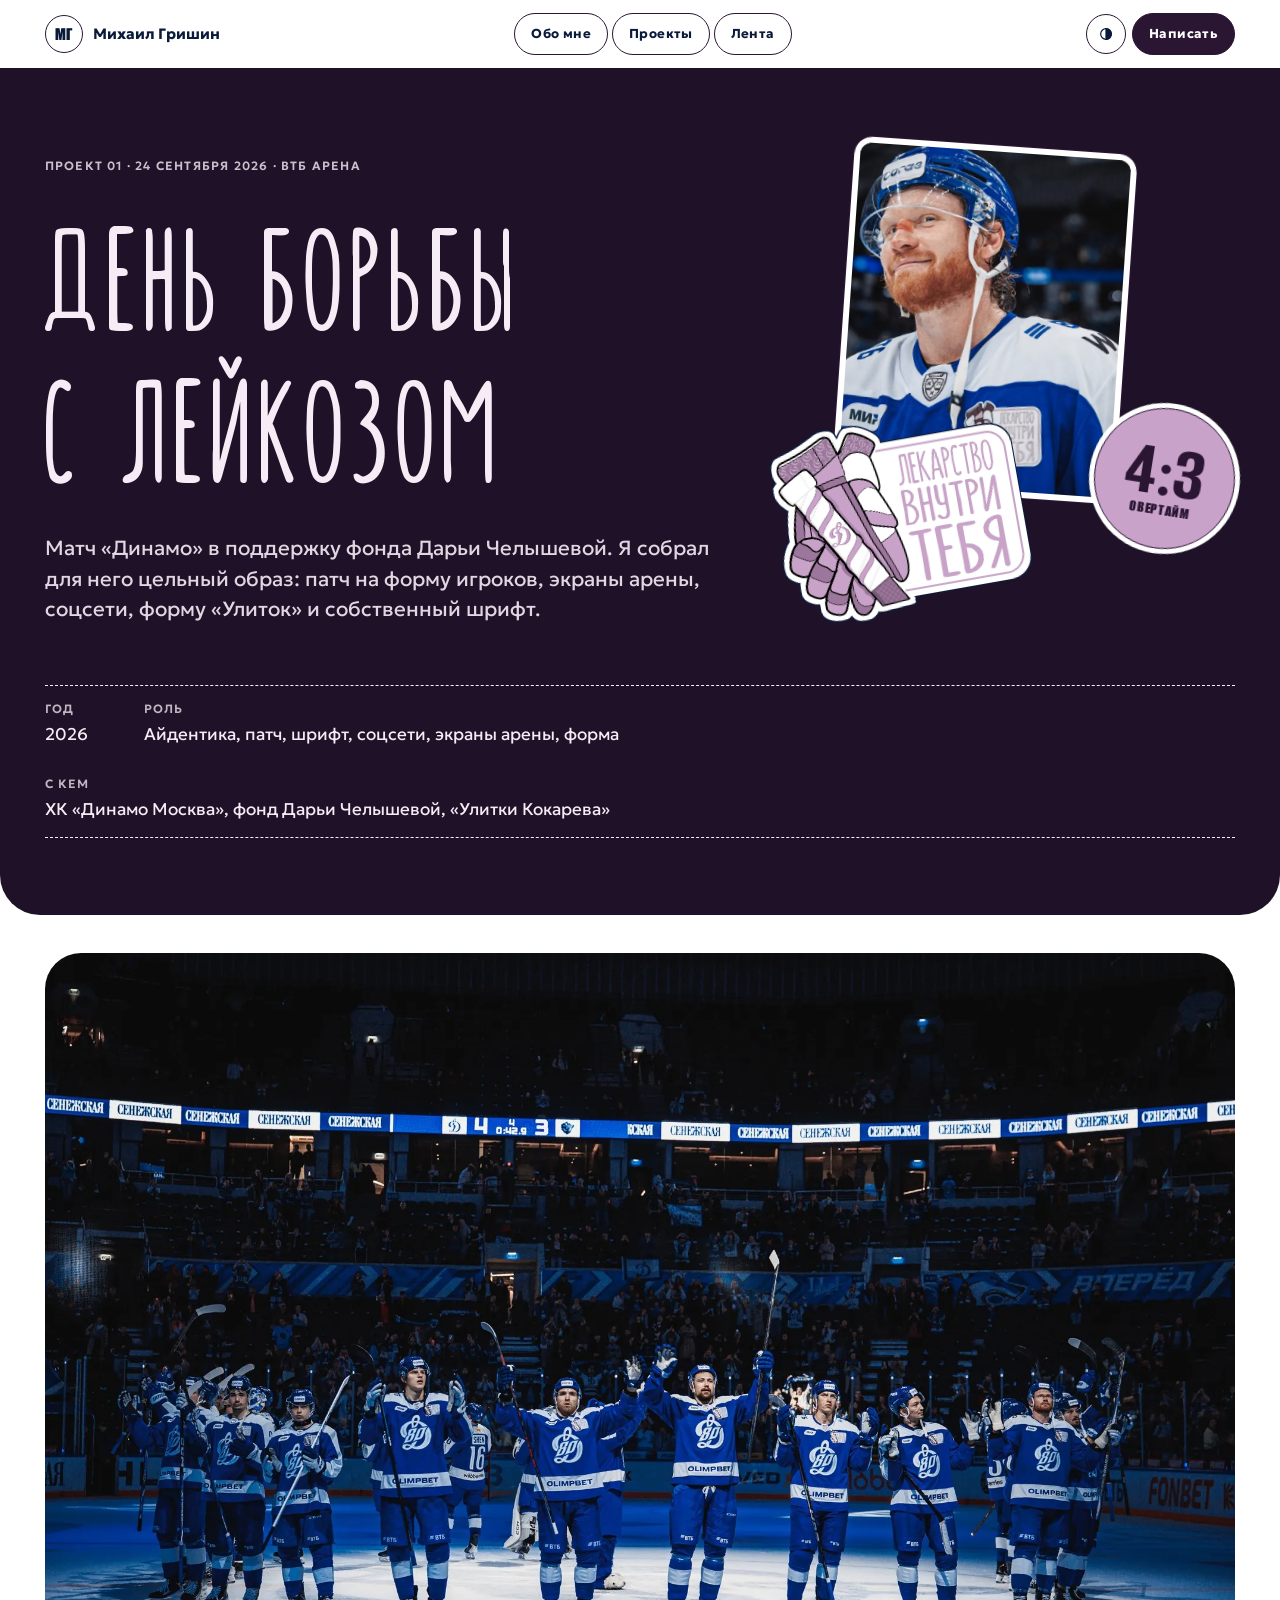
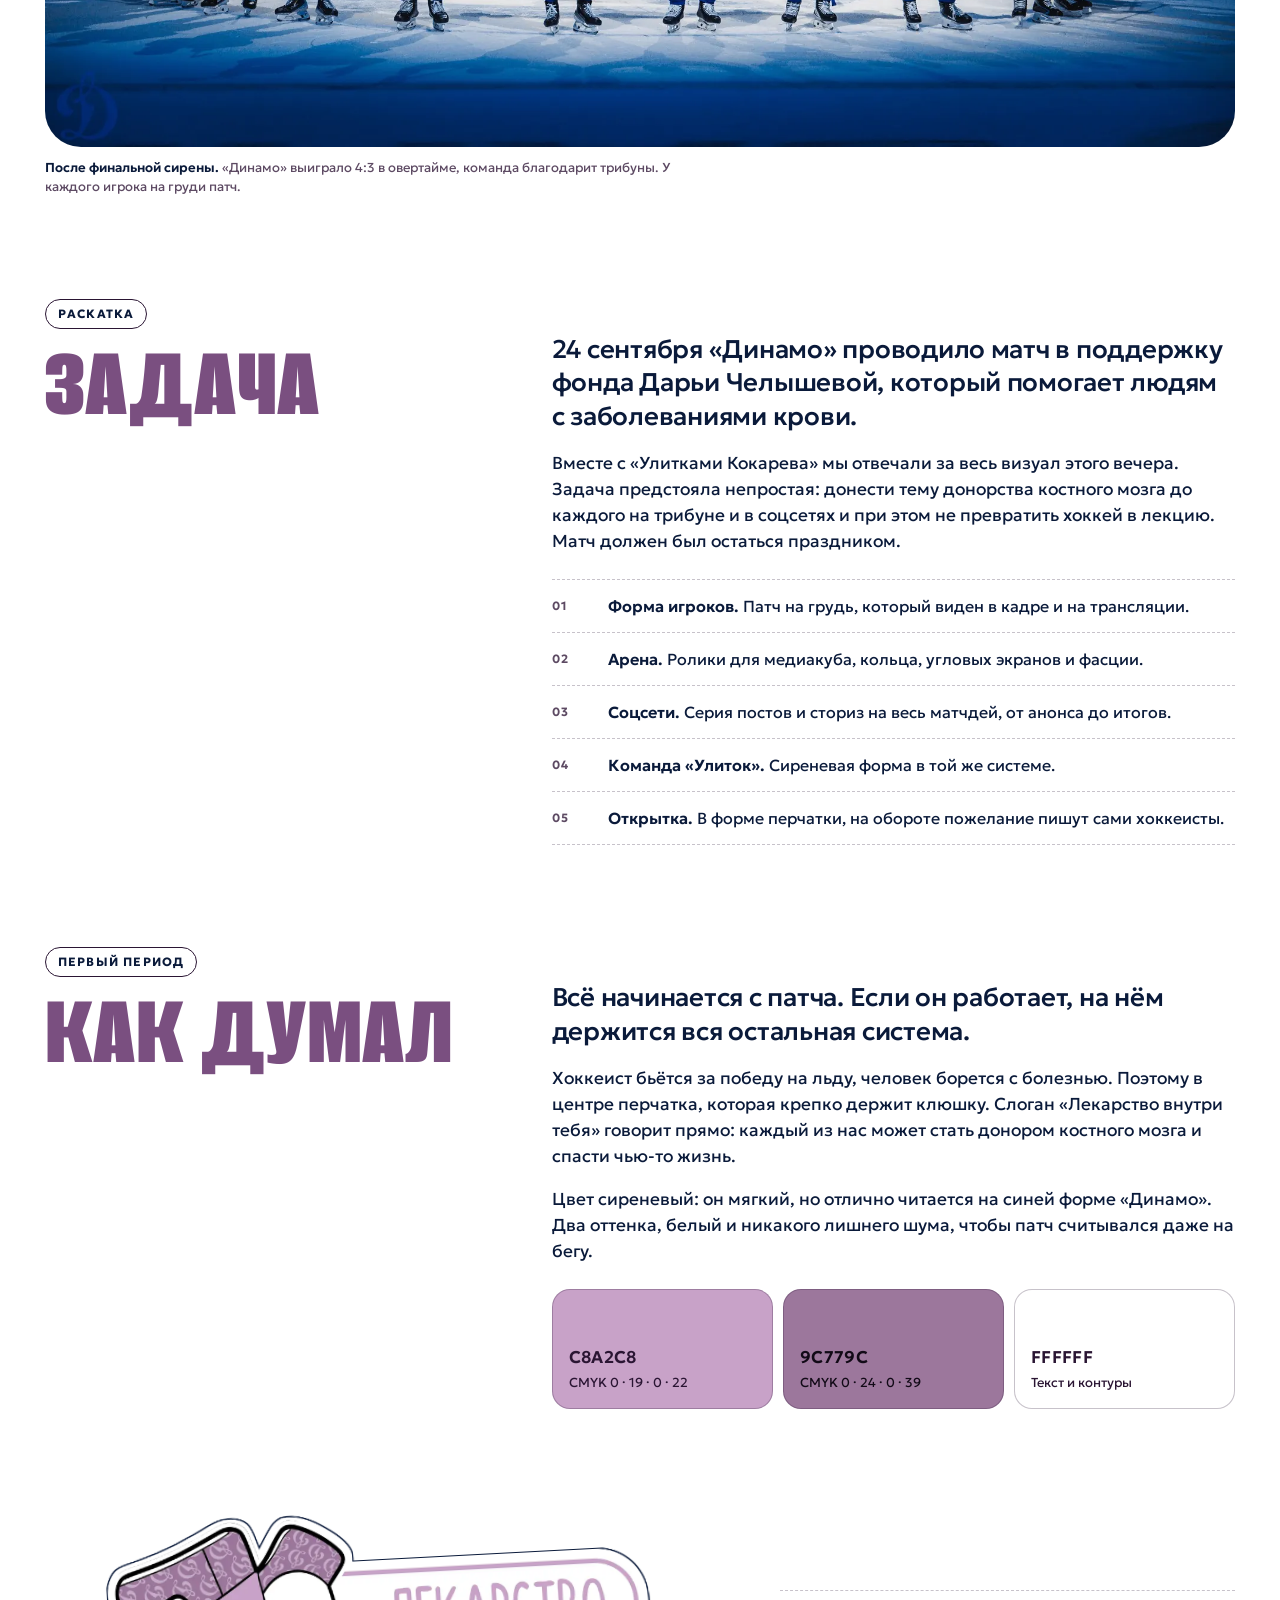
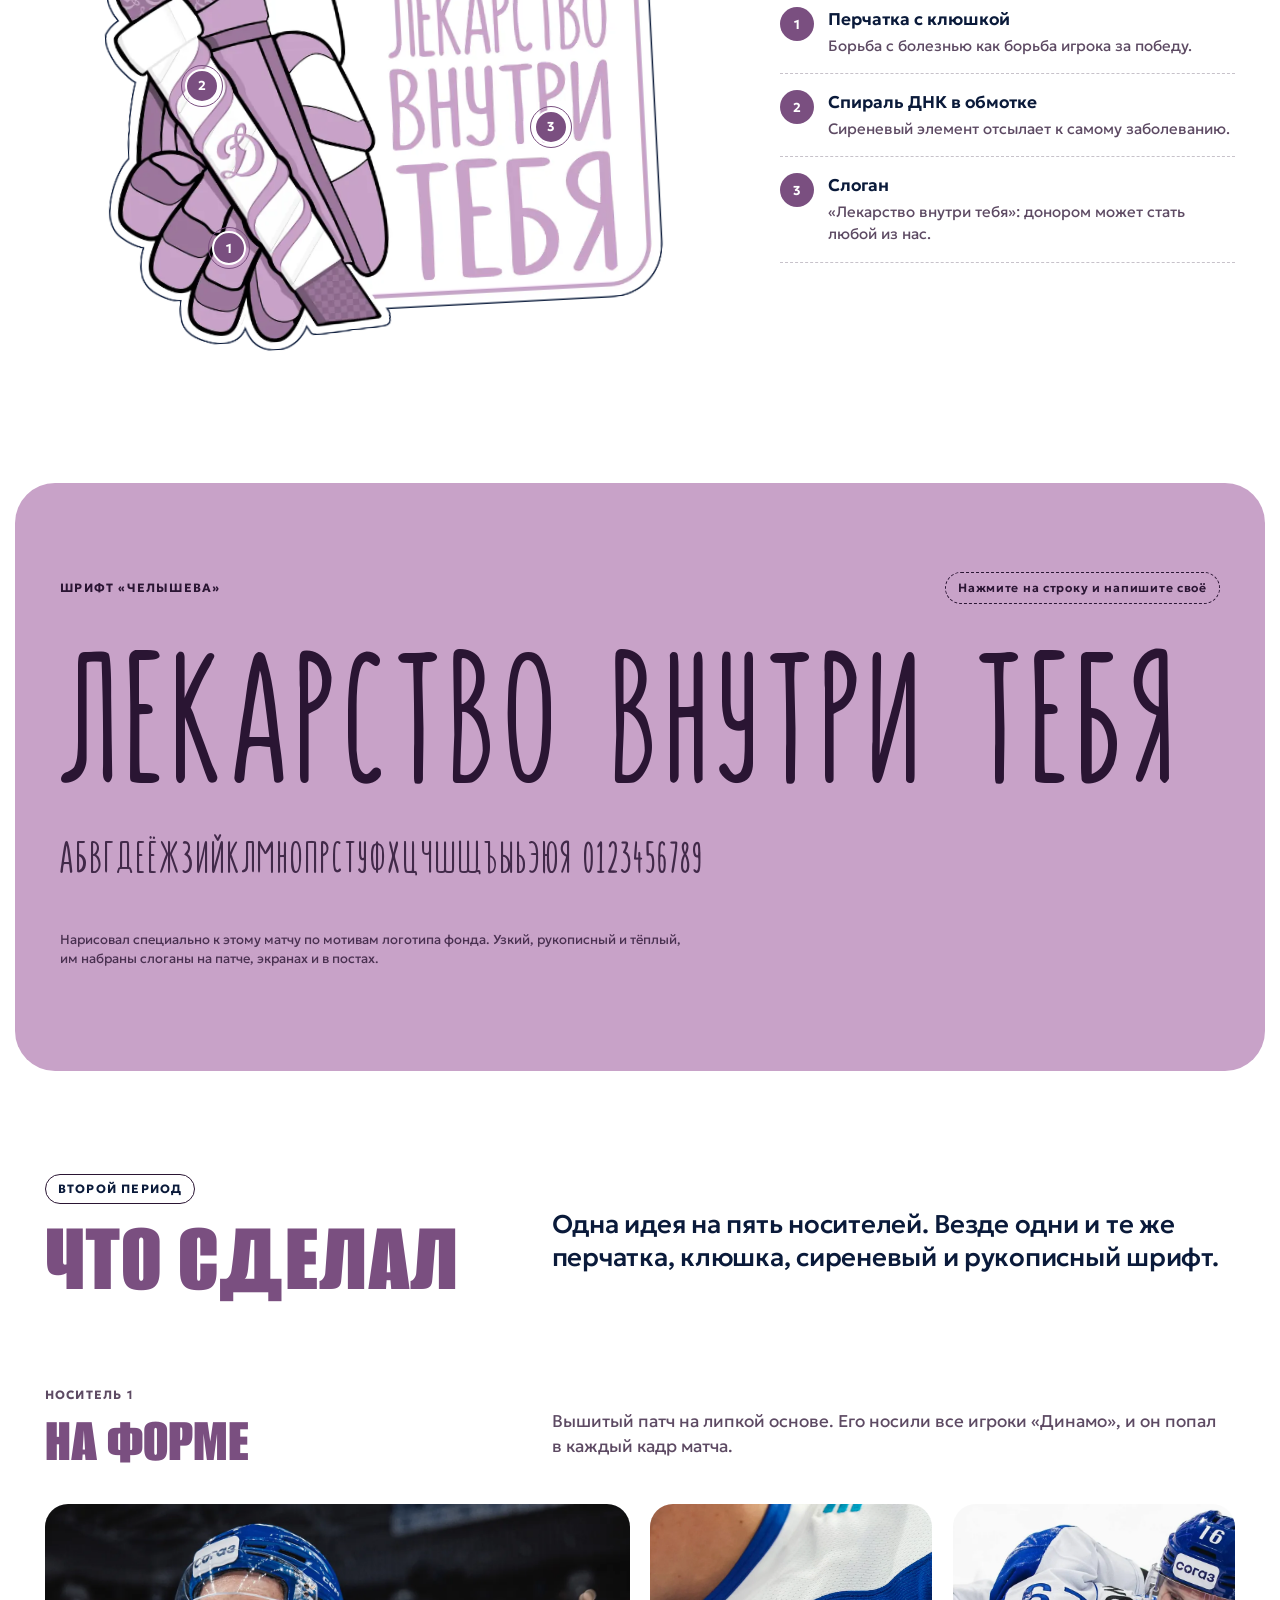
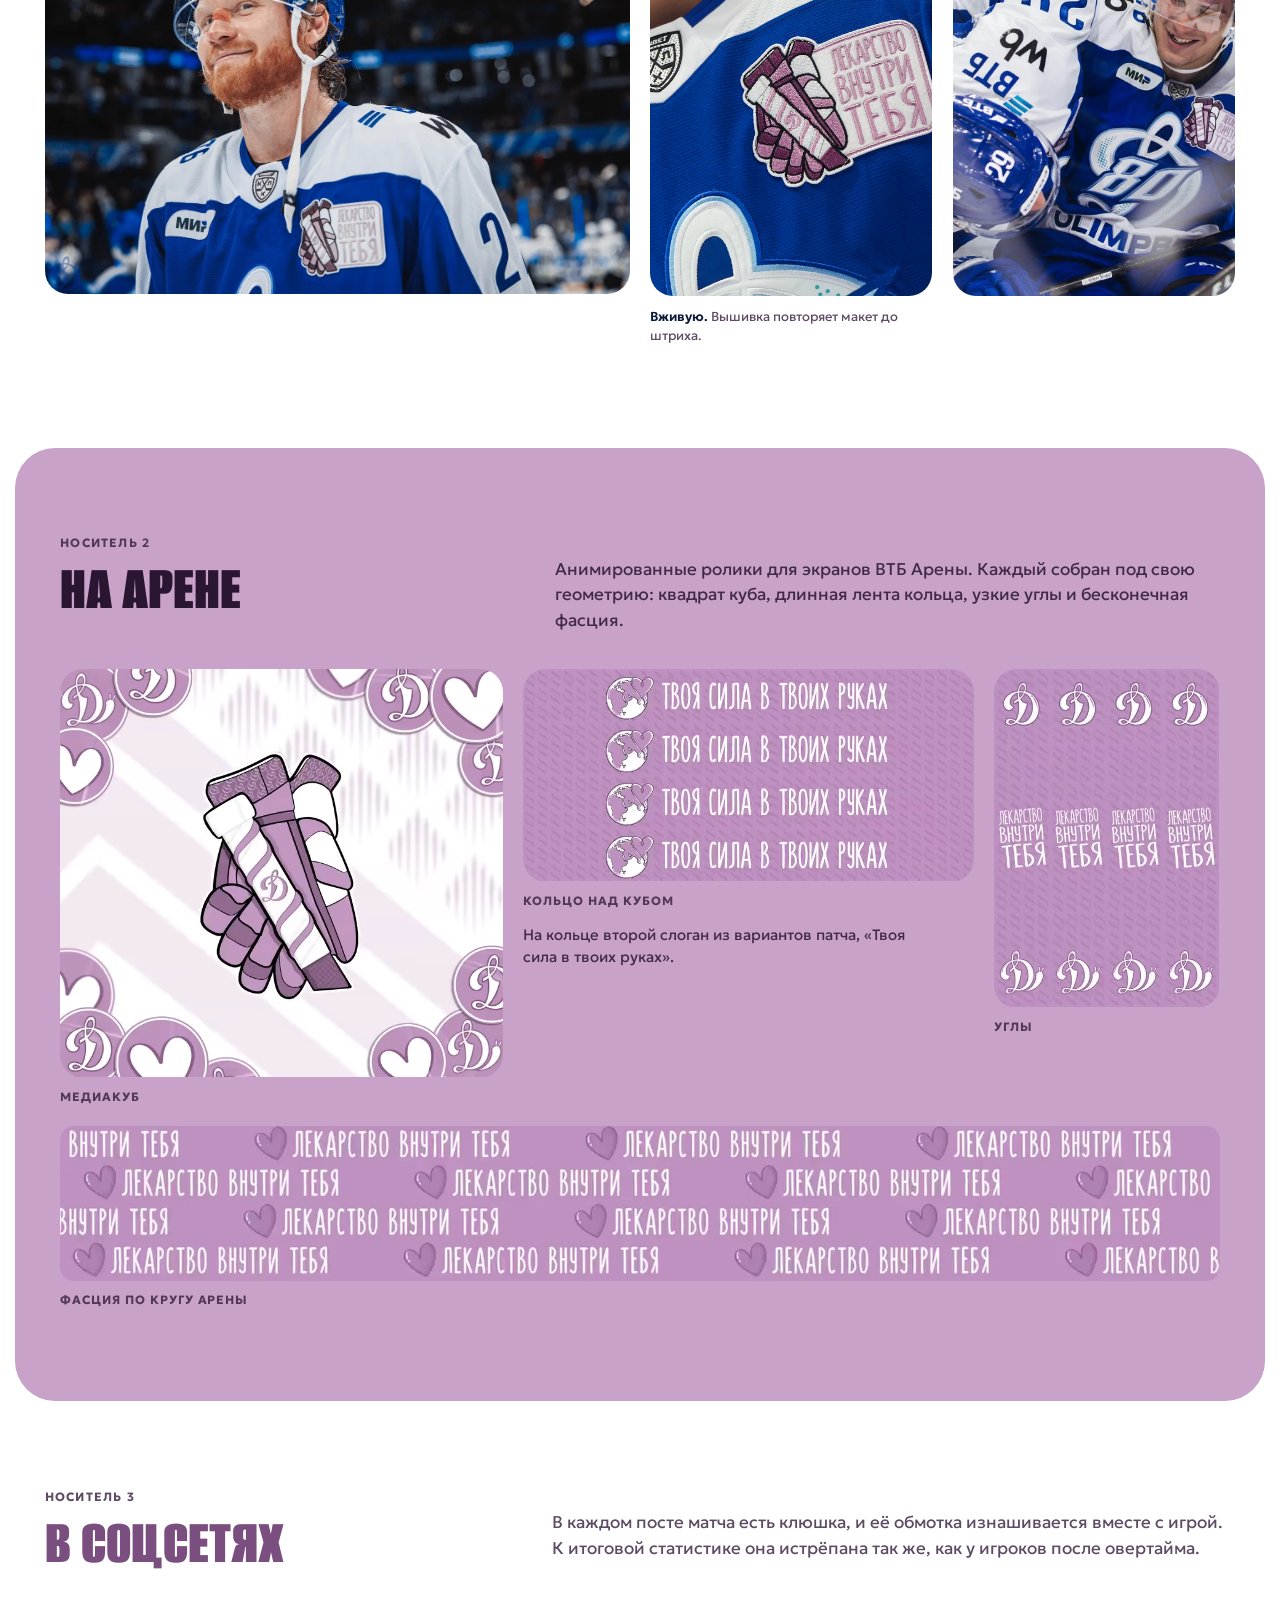
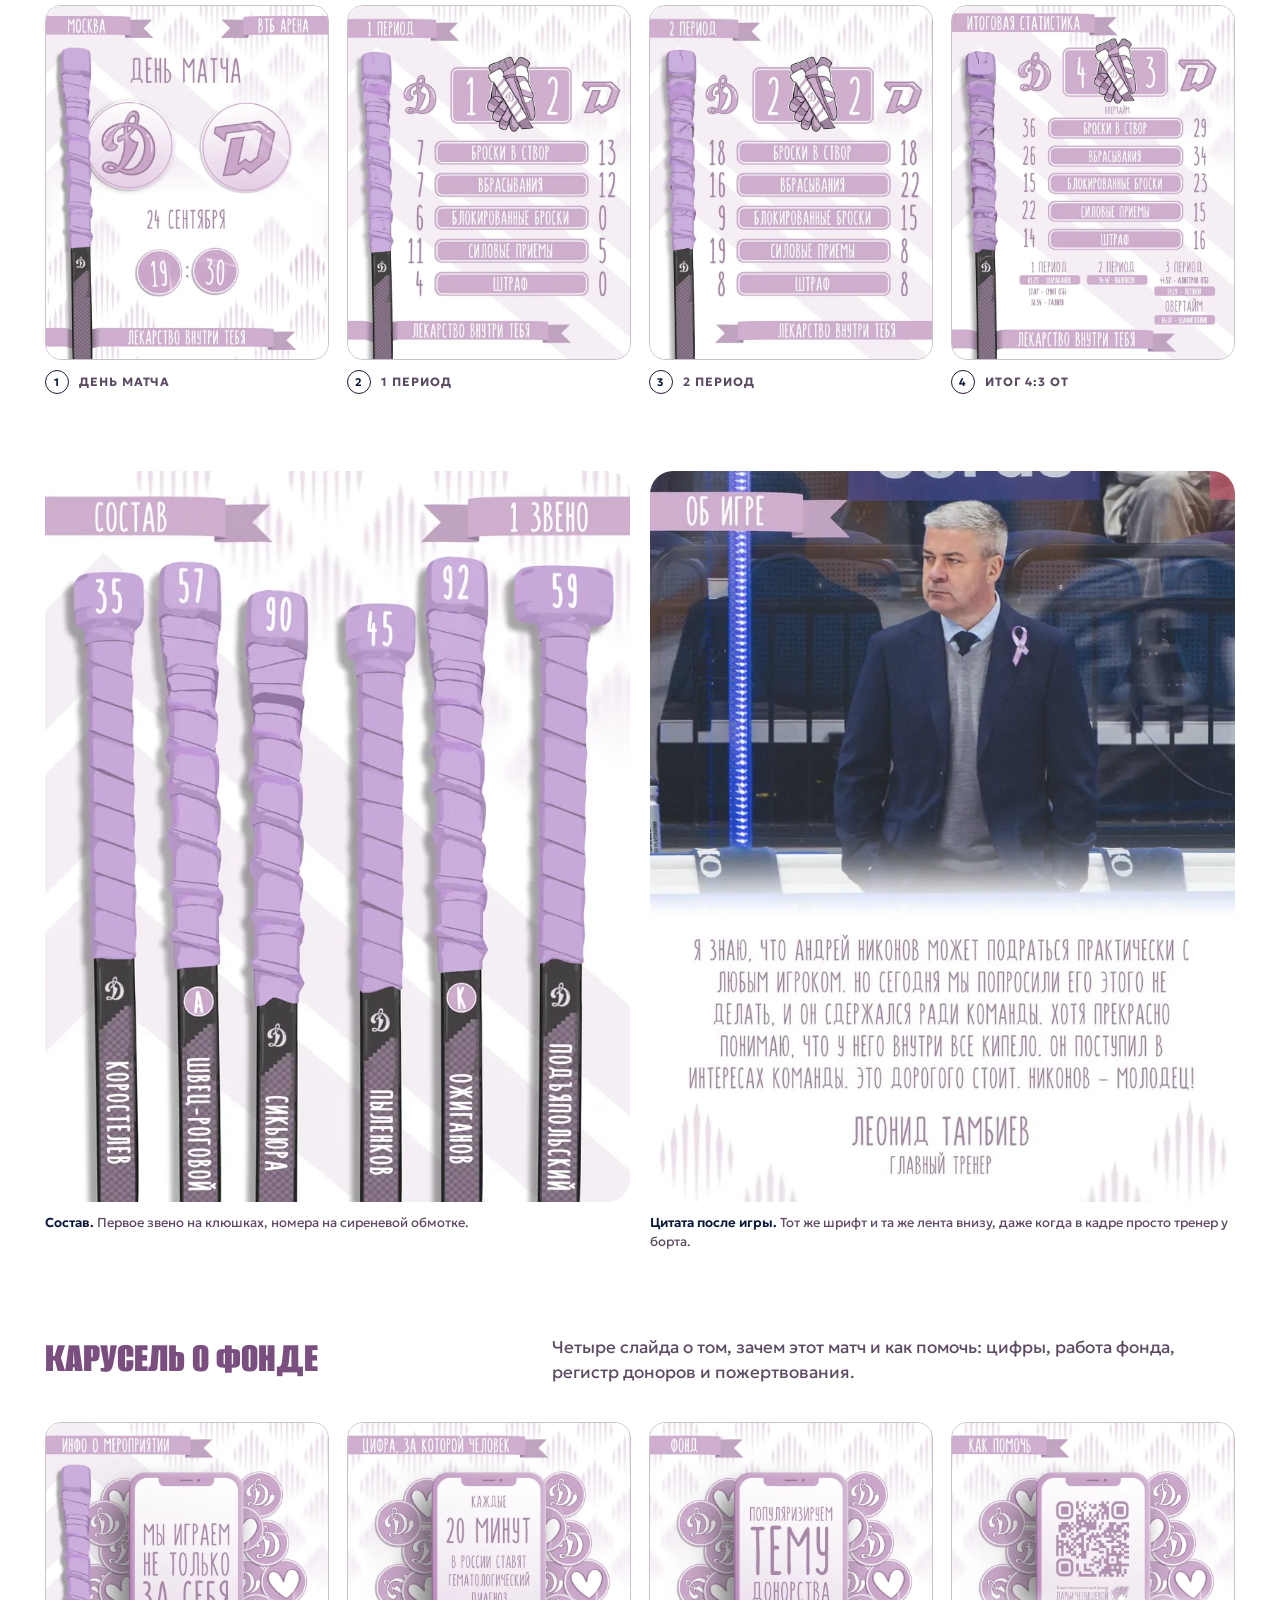
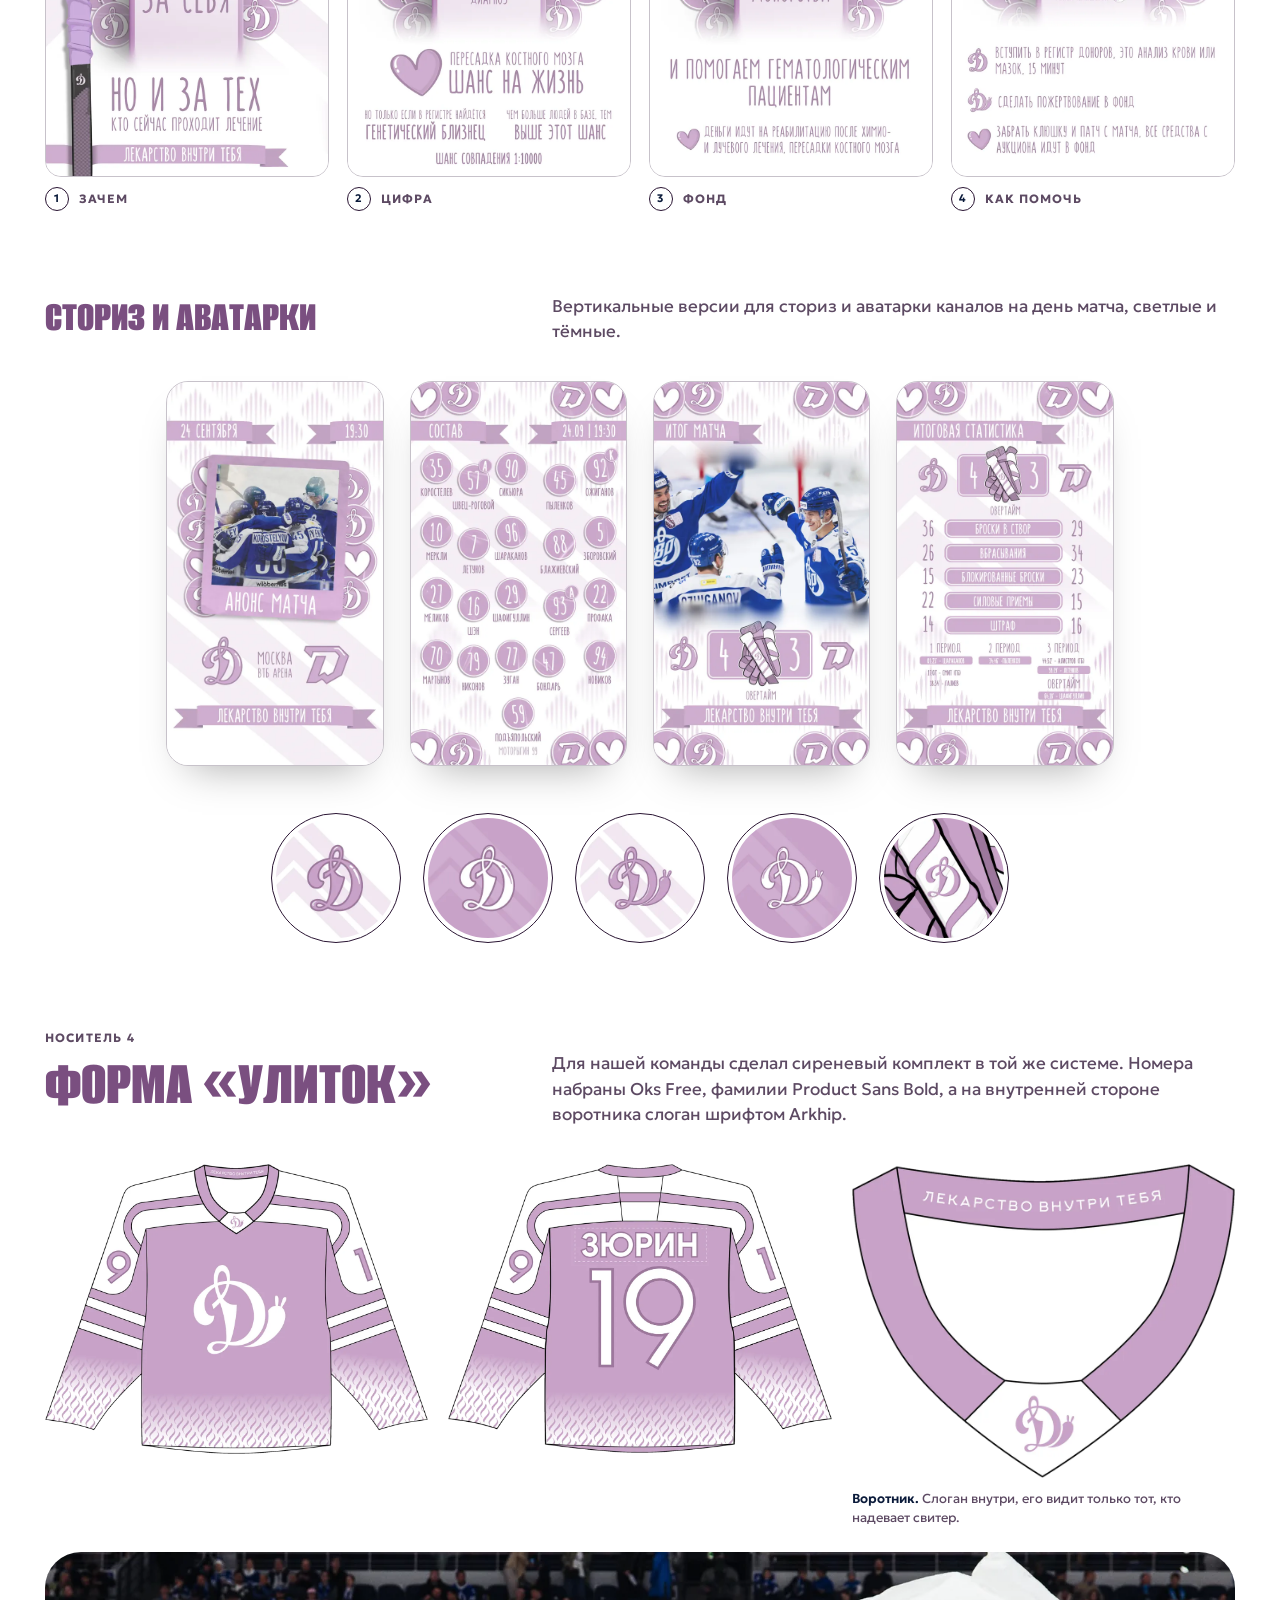
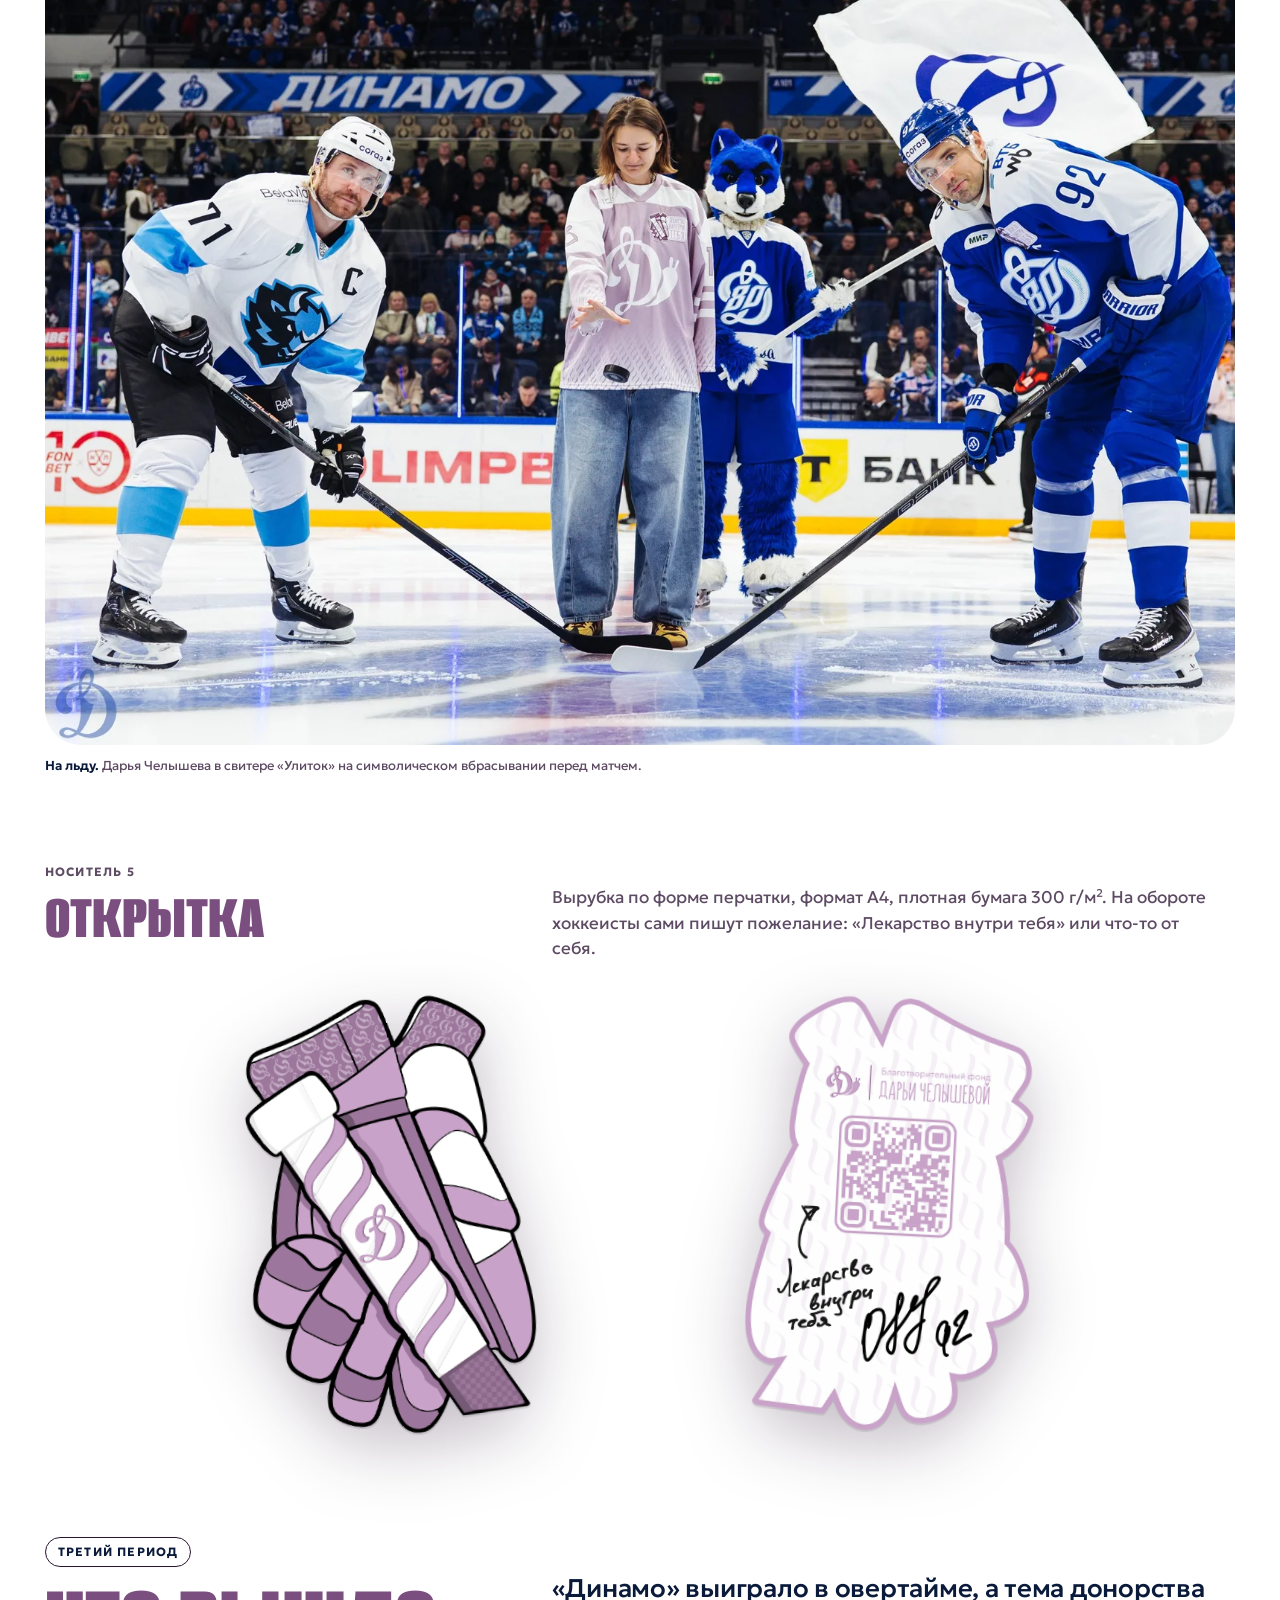
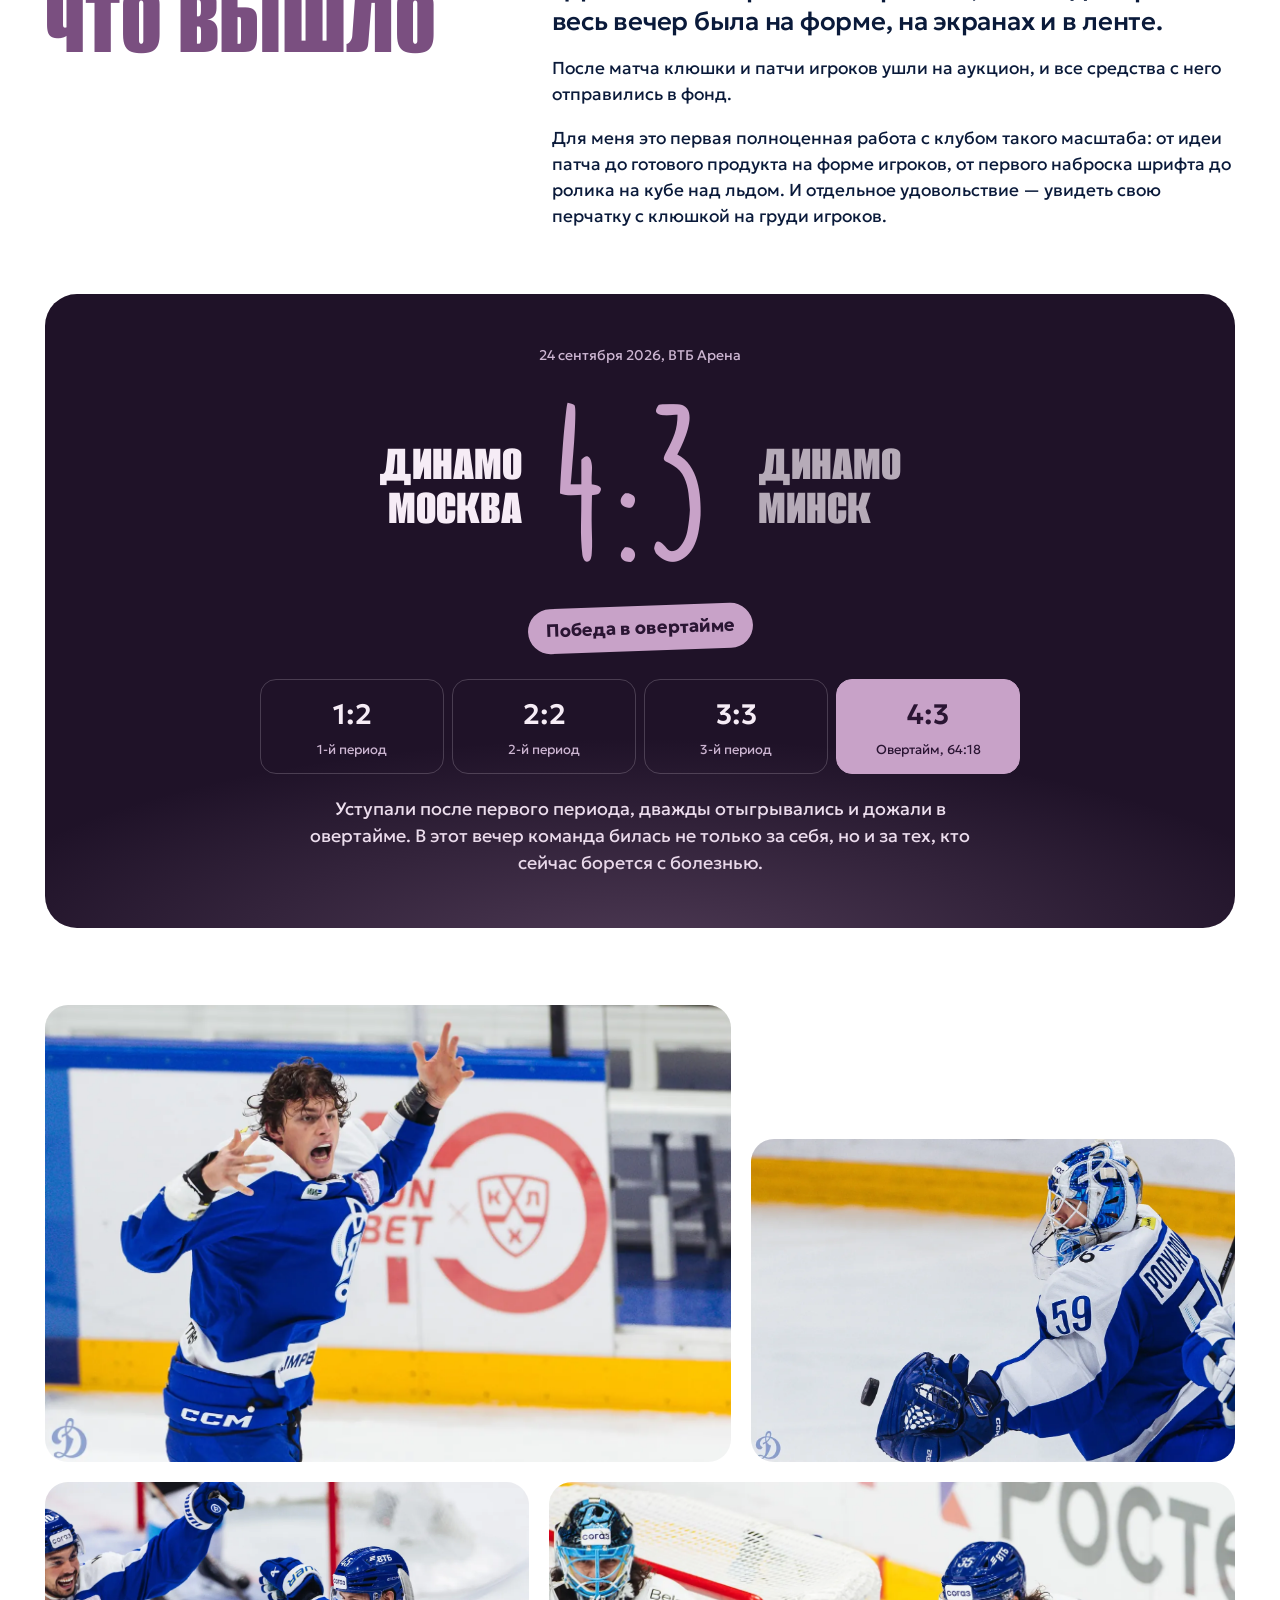
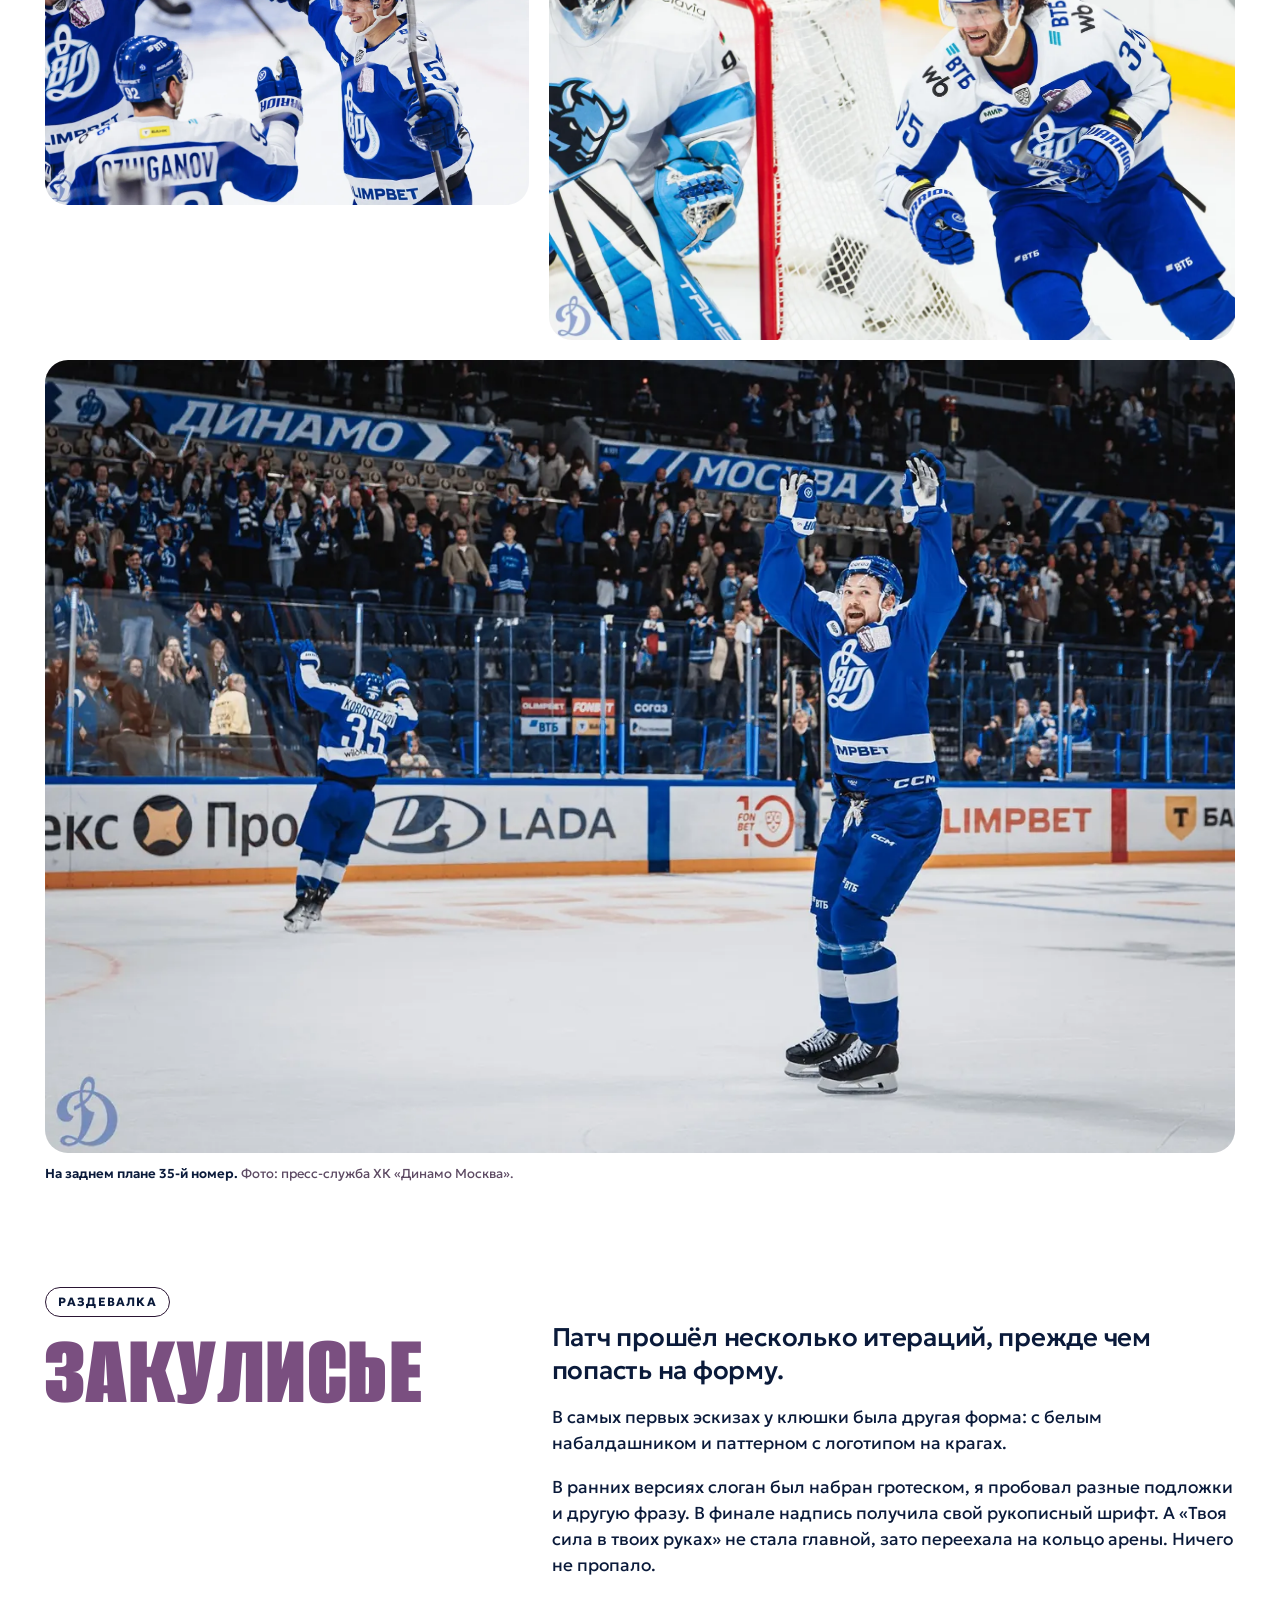
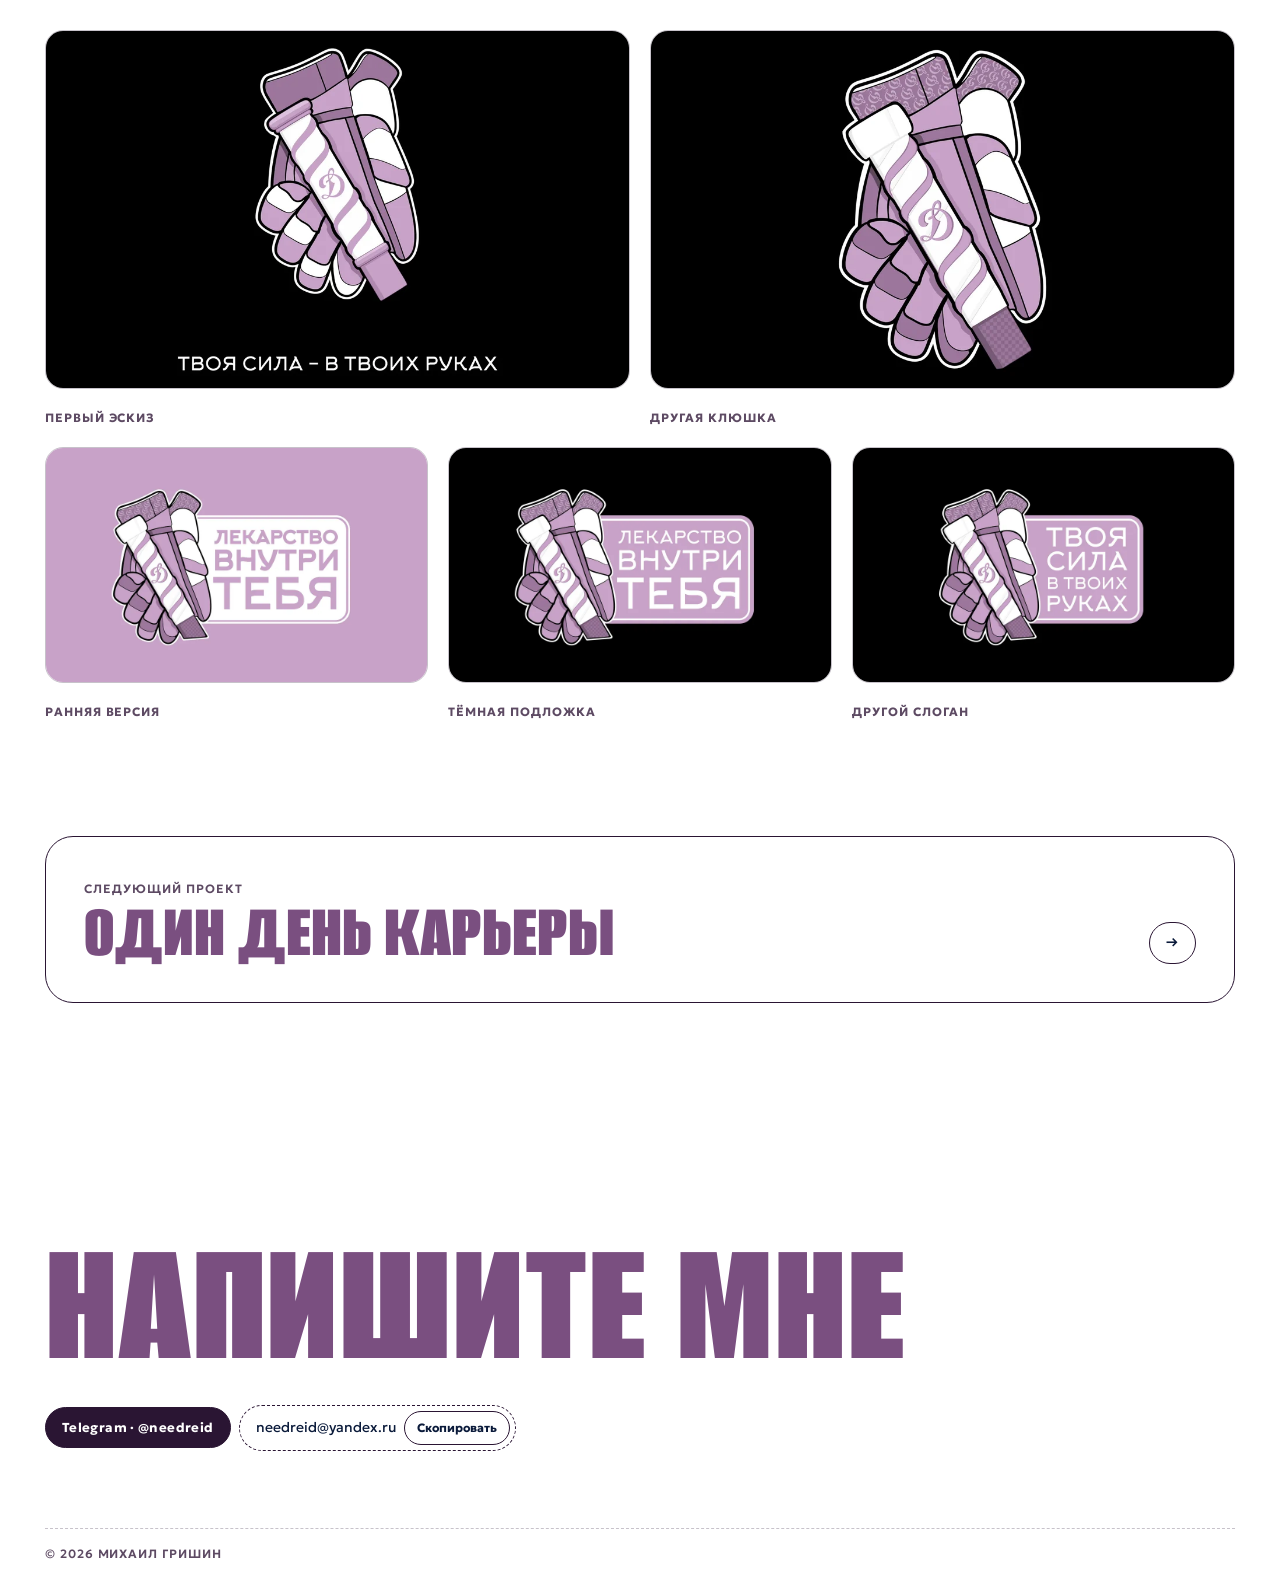
<file: projects/den-borby-s-leykozom.html>
<!doctype html>
<html lang="ru">
<head>
<meta charset="utf-8">
<meta name="viewport" content="width=device-width, initial-scale=1, viewport-fit=cover">
<title>День борьбы с лейкозом — Михаил Гришин</title>
<meta name="description" content="Матч «Динамо» в поддержку фонда Дарьи Челышевой: патч «Лекарство внутри тебя» на форме игроков, экраны ВТБ Арены, соцсети, форма «Улиток» и свой шрифт.">
<meta property="og:title" content="День борьбы с лейкозом — Михаил Гришин">
<meta property="og:description" content="Патч на форме игроков «Динамо», экраны арены, соцсети и свой шрифт к матчу 24 сентября.">
<meta property="og:url" content="https://m1shkan.github.io/projects/den-borby-s-leykozom.html">
<link rel="canonical" href="https://m1shkan.github.io/projects/den-borby-s-leykozom.html">
<meta property="og:type" content="article">
<meta property="og:locale" content="ru_RU">
<meta property="og:image" content="https://m1shkan.github.io/assets/img/og/den-borby-s-leykozom.jpg">
<meta name="twitter:card" content="summary_large_image">
<link rel="icon" href="../assets/img/favicon.svg?v=2" type="image/svg+xml">
<link rel="icon" href="../assets/img/favicon-light.png?v=2" type="image/png" media="(prefers-color-scheme: light)">
<link rel="icon" href="../assets/img/favicon-dark.png?v=2" type="image/png" media="(prefers-color-scheme: dark)">
<link rel="apple-touch-icon" href="../assets/img/apple-touch-icon.png">
<meta name="theme-color" content="#1f1228">
<script>
  document.documentElement.classList.add("js");
  try { var t = localStorage.getItem("theme"); if (t === "light" || t === "dark") document.documentElement.dataset.theme = t; } catch (e) {}
</script>
<link rel="preconnect" href="https://fonts.googleapis.com">
<link rel="preconnect" href="https://fonts.gstatic.com" crossorigin>
<link rel="stylesheet" href="https://fonts.googleapis.com/css2?family=Alumni+Sans:wght@900&family=Geologica:wght@400..700&family=PT+Serif:ital@1&family=Press+Start+2P&display=swap">
<link rel="stylesheet" href="../assets/css/site.css?v=20261003">
<link rel="stylesheet" href="../assets/css/project.css?v=20261003">
<!-- Yandex.Metrika counter -->
<script type="text/javascript">
    (function(m,e,t,r,i,k,a){
        m[i]=m[i]||function(){(m[i].a=m[i].a||[]).push(arguments)};
        m[i].l=1*new Date();
        for (var j = 0; j < document.scripts.length; j++) {if (document.scripts[j].src === r) { return; }}
        k=e.createElement(t),a=e.getElementsByTagName(t)[0],k.async=1,k.src=r,a.parentNode.insertBefore(k,a)
    })(window, document,'script','https://mc.yandex.ru/metrika/tag.js?id=113673625', 'ym');

    ym(113673625, 'init', {ssr:true, webvisor:true, clickmap:true, ecommerce:"dataLayer", referrer: document.referrer, url: location.href, accurateTrackBounce:true, trackLinks:true});
</script>
<!-- /Yandex.Metrika counter -->
</head>
<body class="t-leuk" data-base="../">
<noscript><div><img src="https://mc.yandex.ru/watch/113673625" style="position:absolute; left:-9999px;" alt="" /></div></noscript>
<a class="skip" href="#main">Перейти к содержанию</a>
<header class="nav">
  <div class="wrap">
    <a class="logo" href="../index.html"><b aria-hidden="true">МГ</b><span>Михаил Гришин</span></a>
    <nav aria-label="Разделы"><ul class="pills">
      <li><a class="pill" href="../index.html#about">Обо мне</a></li>
      <li><a class="pill" href="../index.html#album">Проекты</a></li>
      <li><a class="pill" href="../index.html#feed">Лента</a></li>
    </ul></nav>
    <div class="right">
      <button class="pill round" id="themeBtn" type="button" aria-label="Сменить тему"><svg viewBox="0 0 24 24" fill="none" stroke="currentColor" stroke-width="1.8" aria-hidden="true"><circle cx="12" cy="12" r="8"/><path d="M12 4a8 8 0 0 1 0 16Z" fill="currentColor"/></svg></button>
      <a class="pill pill--fill" href="https://t.me/needreid" target="_blank" rel="noopener">Написать</a>
    </div>
  </div>
</header>

<main id="main">
  <section class="proj-hero" aria-labelledby="h1">
    <div class="wrap">
      <div class="txt">
        <p class="kick">Проект 01 · 24 сентября 2026 · ВТБ Арена</p>
        <h1 id="h1" class="chel">День борьбы <span class="nw">с лейкозом</span></h1>
        <p class="sum">Матч «Динамо» в поддержку фонда Дарьи Челышевой. Я собрал для него цельный образ: патч на форму игроков, экраны арены, соцсети, форму «Улиток» и собственный шрифт.</p>
      </div>
      <div class="art" aria-label="Наклейки проекта">
        <span class="st rect ph" data-drag style="--r:4deg;--k:0"><img src="../assets/img/leuk/hero-jersey.webp" width="720" height="900" alt="Игрок «Динамо» улыбается, на груди патч «Лекарство внутри тебя»"></span>
        <span class="st pt" data-drag style="--r:-10deg;--k:1"><img class="cut" src="../assets/img/leuk/patch.webp" width="1200" height="890" alt="Патч «Лекарство внутри тебя» отдельно"></span>
        <span class="st sc" data-drag style="--r:9deg;--k:2"><span class="score" role="img" aria-label="Итог матча 4:3 в овертайме"><b>4:3</b><small>Овертайм</small></span></span>
      </div>
      <div class="meta-row"><div><b>Год</b><span>2026</span></div><div><b>Роль</b><span>Айдентика, патч, шрифт, соцсети, экраны арены, форма</span></div><div><b>С кем</b><span>ХК «Динамо Москва», фонд Дарьи Челышевой, «Улитки Кокарева»</span></div></div>
    </div>
  </section>

  <div class="wrap">
    <figure class="cover rv">
      <img src="../assets/img/leuk/g16.webp" width="2000" height="1333" alt="Игроки «Динамо» выстроились на льду под прожекторами и поднимают клюшки, на табло 4:3">
      <figcaption class="cap"><b>После финальной сирены.</b> «Динамо» выиграло 4:3 в овертайме, команда благодарит трибуны. У каждого игрока на груди патч.</figcaption>
    </figure>

    <!-- 01 Задача -->
    <section class="chap" aria-labelledby="c1">
      <div class="chap-h"><span class="no">Раскатка</span><h2 id="c1" class="crush">Задача</h2></div>
      <div class="chap-b">
        <p class="lead rv">24 сентября «Динамо» проводило матч в поддержку фонда Дарьи Челышевой, который помогает людям с заболеваниями крови.</p>
        <p class="rv">Вместе с «Улитками Кокарева» мы отвечали за весь визуал этого вечера. Задача предстояла непростая: донести тему донорства костного мозга до каждого на трибуне и в соцсетях и при этом не превратить хоккей в лекцию. Матч должен был остаться праздником.</p>
        <ul class="list rv">
          <li><span><b>Форма игроков.</b> Патч на грудь, который виден в кадре и на трансляции.</span></li>
          <li><span><b>Арена.</b> Ролики для медиакуба, кольца, угловых экранов и фасции.</span></li>
          <li><span><b>Соцсети.</b> Серия постов и сториз на весь матчдей, от анонса до итогов.</span></li>
          <li><span><b>Команда «Улиток».</b> Сиреневая форма в той же системе.</span></li>
          <li><span><b>Открытка.</b> В форме перчатки, на обороте пожелание пишут сами хоккеисты.</span></li>
        </ul>
      </div>
    </section>

    <!-- 02 Как думал -->
    <section class="chap" aria-labelledby="c2">
      <div class="chap-h"><span class="no">Первый период</span><h2 id="c2" class="crush">Как думал</h2></div>
      <div class="chap-b">
        <p class="lead rv">Всё начинается с патча. Если он работает, на нём держится вся остальная система.</p>
        <p class="rv">Хоккеист бьётся за победу на льду, человек борется с болезнью. Поэтому в центре перчатка, которая крепко держит клюшку. Слоган «Лекарство внутри тебя» говорит прямо: каждый из нас может стать донором костного мозга и спасти чью-то жизнь.</p>
        <p class="rv">Цвет сиреневый: он мягкий, но отлично читается на синей форме «Динамо». Два оттенка, белый и никакого лишнего шума, чтобы патч считывался даже на бегу.</p>
        <div class="sw rv" role="list" aria-label="Цвета проекта">
          <div role="listitem" style="background:#c8a2c8;color:#2a1533"><b>C8A2C8</b><span>CMYK 0 · 19 · 0 · 22</span></div>
          <div role="listitem" style="background:#9c779c;color:#120a17"><b>9C779C</b><span>CMYK 0 · 24 · 0 · 39</span></div>
          <div role="listitem" style="background:#fff;color:#2a1533"><b>FFFFFF</b><span>Текст и контуры</span></div>
        </div>
      </div>
    </section>

    <div class="annot">
      <figure class="pic rv">
        <img src="../assets/img/leuk/patch.webp" width="1200" height="890" alt="Патч крупно">
        <span class="dot" style="--x:27%;--y:74%;--k:0" aria-hidden="true">1</span>
        <span class="dot" style="--x:23%;--y:42%;--k:1" aria-hidden="true">2</span>
        <span class="dot" style="--x:74%;--y:50%;--k:2" aria-hidden="true">3</span>
      </figure>
      <ol class="rv" style="--d:1">
        <li><span aria-hidden="true">1</span><div><b>Перчатка с клюшкой</b><p>Борьба с болезнью как борьба игрока за победу.</p></div></li>
        <li><span aria-hidden="true">2</span><div><b>Спираль ДНК в обмотке</b><p>Сиреневый элемент отсылает к самому заболеванию.</p></div></li>
        <li><span aria-hidden="true">3</span><div><b>Слоган</b><p>«Лекарство внутри тебя»: донором может стать любой из нас.</p></div></li>
      </ol>
    </div>
  </div>

  <!-- Шрифт -->
  <section class="pband" id="font" aria-labelledby="font-h">
    <div class="wrap spec">
      <div class="top"><span id="font-h">Шрифт «Челышева»</span><span class="hint">Нажмите на строку и напишите своё</span></div>
      <p class="huge chel" contenteditable="true" spellcheck="false" role="textbox" aria-label="Образец шрифта, можно напечатать свой текст">Лекарство внутри тебя</p>
      <p class="abc chel" aria-hidden="true">АБВГДЕЁЖЗИЙКЛМНОПРСТУФХЦЧШЩЪЫЬЭЮЯ 0123456789</p>
      <p class="cap">Нарисовал специально к этому матчу по мотивам логотипа фонда. Узкий, рукописный и тёплый, им набраны слоганы на патче, экранах и в постах.</p>
    </div>
  </section>

  <div class="wrap">
    <!-- 03 Что сделал -->
    <section class="chap" aria-labelledby="c3">
      <div class="chap-h"><span class="no">Второй период</span><h2 id="c3" class="crush">Что сделал</h2></div>
      <div class="chap-b">
        <p class="lead rv">Одна идея на пять носителей. Везде одни и те же перчатка, клюшка, сиреневый и рукописный шрифт.</p>
      </div>
    </section>

    <div class="sub"><h3 class="rv"><small>Носитель 1</small>На форме</h3><p class="rv" style="--d:1">Вышитый патч на липкой основе. Его носили все игроки «Динамо», и он попал в каждый кадр матча.</p></div>
    <div class="gg">
      <figure class="s6 rv"><img src="../assets/img/leuk/g08.webp" width="1400" height="933" alt="Улыбающийся игрок «Динамо» крупным планом, на груди патч «Лекарство внутри тебя»" loading="lazy"></figure>
      <figure class="s3 m-half rv" style="--d:2;grid-row:1;grid-column:10 / span 3"><img src="../assets/img/leuk/g04.webp" width="1100" height="1100" alt="Игроки обнимаются после гола, на форме видно патч" loading="lazy" style="aspect-ratio:.72;object-fit:cover"></figure>
    
      <figure class="s3 m-half rv" style="--d:1;grid-row:1;grid-column:7 / span 3"><img src="../assets/img/leuk/live-dynamo.webp" width="1100" height="1393" alt="Вышитый патч «Лекарство внутри тебя» на синем свитере «Динамо» крупным планом" loading="lazy" data-zoom="live" style="aspect-ratio:.72;object-fit:cover"><figcaption class="cap"><b>Вживую.</b> Вышивка повторяет макет до штриха.</figcaption></figure>
    </div>
  </div>

  <!-- Арена -->
  <section class="pband arena-band" aria-labelledby="arena-h">
    <div class="wrap">
      <div class="sub" style="padding-top:0"><h3 id="arena-h" style="color:inherit"><small style="color:inherit;opacity:.75">Носитель 2</small>На арене</h3><p style="color:inherit;opacity:.85">Анимированные ролики для экранов ВТБ Арены. Каждый собран под свою геометрию: квадрат куба, длинная лента кольца, узкие углы и бесконечная фасция.</p></div>
      <div class="arena">
        <figure class="main"><video data-loop autoplay muted loop playsinline preload="metadata" poster="../assets/img/leuk/leuk-main-poster.webp" width="720" height="664" aria-label="Ролик для медиакуба: перчатка с клюшкой и слоган «Лекарство внутри тебя»"><source src="../assets/video/leuk-main.mp4" type="video/mp4"><source src="../assets/video/leuk-main.webm" type="video/webm"></video><span class="lbl">Медиакуб</span></figure>
        <figure class="ring"><video data-loop autoplay muted loop playsinline preload="metadata" poster="../assets/img/leuk/leuk-ring-poster.webp" width="960" height="452" aria-label="Ролик для кольца: бегущая надпись «Твоя сила в твоих руках»"><source src="../assets/video/leuk-ring.mp4" type="video/mp4"><source src="../assets/video/leuk-ring.webm" type="video/webm"></video><span class="lbl">Кольцо над кубом</span><p class="note">На кольце второй слоган из вариантов патча, «Твоя сила в твоих руках».</p></figure>
        <figure class="corners"><video data-loop autoplay muted loop playsinline preload="metadata" poster="../assets/img/leuk/leuk-corners-poster.webp" width="420" height="630" aria-label="Ролик для угловых экранов: логотипы «Динамо» и «Улиток» и слоган"><source src="../assets/video/leuk-corners.mp4" type="video/mp4"><source src="../assets/video/leuk-corners.webm" type="video/webm"></video><span class="lbl">Углы</span></figure>
      </div>
      <figure class="ribbon"><video data-loop autoplay muted loop playsinline preload="metadata" poster="../assets/img/leuk/leuk-fascia-poster.webp" width="1600" height="214" aria-label="Ролик для фасции: бегущие строки «Лекарство внутри тебя» с сердцами"><source src="../assets/video/leuk-fascia.mp4" type="video/mp4"><source src="../assets/video/leuk-fascia.webm" type="video/webm"></video><span class="lbl">Фасция по кругу арены</span></figure>
    </div>
  </section>

  <div class="wrap">
    <div class="sub"><h3 class="rv"><small>Носитель 3</small>В соцсетях</h3><p class="rv" style="--d:1">В каждом посте матча есть клюшка, и её обмотка изнашивается вместе с игрой. К итоговой статистике она истрёпана так же, как у игроков после овертайма.</p></div>
    <p class="swipe" aria-hidden="true">Листайте в сторону или нажмите, чтобы открыть</p>
    <div class="wear" aria-label="Обмотка клюшки от поста к посту">
      <figure class="rv"><img src="../assets/img/leuk/s-day.webp" width="800" height="1000" alt="Пост «День матча»: обмотка клюшки новая" data-zoom="wear1" loading="lazy"><figcaption>День матча</figcaption></figure>
      <figure class="rv" style="--d:1"><img src="../assets/img/leuk/s-p1.webp" width="800" height="1000" alt="Пост после первого периода, 1:2, обмотка слегка потёрта" data-zoom="wear1" loading="lazy"><figcaption>1 период</figcaption></figure>
      <figure class="rv" style="--d:2"><img src="../assets/img/leuk/s-p2.webp" width="800" height="1000" alt="Пост после второго периода, 2:2, обмотка потёрта сильнее" data-zoom="wear1" loading="lazy"><figcaption>2 период</figcaption></figure>
      <figure class="rv" style="--d:3"><img src="../assets/img/leuk/s-final.webp" width="800" height="1000" alt="Итоговая статистика 4:3 в овертайме, обмотка истрёпана" data-zoom="wear1" loading="lazy"><figcaption>Итог 4:3 ОТ</figcaption></figure>
    </div>

    <div class="gg" style="margin-top:clamp(40px,6vw,96px)">
      <figure class="s6 m-half rv"><img src="../assets/img/leuk/s-lineup.webp" width="800" height="1000" alt="Пост «Состав»: клюшки с номерами и фамилиями первого звена" loading="lazy"><figcaption class="cap"><b>Состав.</b> Первое звено на клюшках, номера на сиреневой обмотке.</figcaption></figure>
      <figure class="s6 m-half down rv" style="--d:1"><img src="../assets/img/leuk/s-quote.webp" width="800" height="1000" alt="Пост с цитатой главного тренера Леонида Тамбиева" loading="lazy"><figcaption class="cap"><b>Цитата после игры.</b> Тот же шрифт и та же лента внизу, даже когда в кадре просто тренер у борта.</figcaption></figure>
    </div>

    <div class="sub"><h3 class="rv" style="font-size:clamp(30px,3.4vw,52px)">Карусель о фонде</h3><p class="rv" style="--d:1">Четыре слайда о том, зачем этот матч и как помочь: цифры, работа фонда, регистр доноров и пожертвования.</p></div>
    <p class="swipe" aria-hidden="true">Листайте в сторону или нажмите, чтобы открыть</p>
    <div class="wear" aria-label="Карусель о мероприятии">
      <figure class="rv"><img src="../assets/img/leuk/s-info1.webp" width="800" height="1000" alt="Слайд: «Мы играем не только за себя, но и за тех, кто сейчас проходит лечение»" data-zoom="wear2" loading="lazy"><figcaption>Зачем</figcaption></figure>
      <figure class="rv" style="--d:1"><img src="../assets/img/leuk/s-info2.webp" width="800" height="1000" alt="Слайд: каждые 20 минут в России ставят гематологический диагноз" data-zoom="wear2" loading="lazy"><figcaption>Цифра</figcaption></figure>
      <figure class="rv" style="--d:2"><img src="../assets/img/leuk/s-info3.webp" width="800" height="1000" alt="Слайд о фонде: популяризируем тему донорства" data-zoom="wear2" loading="lazy"><figcaption>Фонд</figcaption></figure>
      <figure class="rv" style="--d:3"><img src="../assets/img/leuk/s-info4.webp" width="800" height="1000" alt="Слайд «Как помочь» с QR-кодом" data-zoom="wear2" loading="lazy"><figcaption>Как помочь</figcaption></figure>
    </div>

    <div class="sub"><h3 class="rv" style="font-size:clamp(30px,3.4vw,52px)">Сториз и аватарки</h3><p class="rv" style="--d:1">Вертикальные версии для сториз и аватарки каналов на день матча, светлые и тёмные.</p></div>
    <div class="phones">
      <figure class="phone rv" style="--r:-3deg"><img src="../assets/img/leuk/st-announce.webp" width="540" height="960" alt="Сториз «Анонс матча»" data-zoom="stories" loading="lazy"></figure>
      <figure class="phone rv" style="--r:1deg;--d:1"><img src="../assets/img/leuk/st-lineup.webp" width="540" height="960" alt="Сториз «Состав» с номерами всех игроков" data-zoom="stories" loading="lazy"></figure>
      <figure class="phone rv" style="--r:-1deg;--d:2"><img src="../assets/img/leuk/st-result.webp" width="540" height="960" alt="Сториз «Итог матча» 4:3 в овертайме" data-zoom="stories" loading="lazy"></figure>
      <figure class="phone rv" style="--r:3deg;--d:3"><img src="../assets/img/leuk/st-final.webp" width="540" height="960" alt="Сториз с итоговой статистикой" data-zoom="stories" loading="lazy"></figure>
    </div>
    <div class="avs rv" style="margin-top:clamp(28px,4vw,48px);justify-content:center" aria-label="Аватарки каналов">
      <img src="../assets/img/leuk/av1.webp" width="320" height="320" alt="Аватарка основного канала, светлая" loading="lazy">
      <img src="../assets/img/leuk/av2.webp" width="320" height="320" alt="Аватарка основного канала, тёмная" loading="lazy">
      <img src="../assets/img/leuk/av3.webp" width="320" height="320" alt="Аватарка «Улиток», светлая" loading="lazy">
      <img src="../assets/img/leuk/av4.webp" width="320" height="320" alt="Аватарка «Улиток», тёмная" loading="lazy">
      <img src="../assets/img/leuk/av5.webp" width="320" height="320" alt="Альтернативная аватарка" loading="lazy">
    </div>

    <div class="sub"><h3 class="rv"><small>Носитель 4</small>Форма «Улиток»</h3><p class="rv" style="--d:1">Для нашей команды сделал сиреневый комплект в той же системе. Номера набраны Oks Free, фамилии Product Sans Bold, а на внутренней стороне воротника слоган шрифтом Arkhip.</p></div>
    <div class="gg">
      <figure class="s4 rv"><img src="../assets/img/leuk/kit-front.webp" width="1200" height="908" alt="Сиреневый свитер «Улиток» с логотипом, лицевая сторона" loading="lazy"></figure>
      <figure class="s4 rv" style="--d:1"><img src="../assets/img/leuk/kit-back.webp" width="1200" height="907" alt="Оборот свитера: фамилия Зюрин и номер 19" loading="lazy"></figure>
      <figure class="s4 rv" style="--d:2"><img src="../assets/img/leuk/kit-collar.webp" width="900" height="738" alt="Воротник изнутри с надписью «Лекарство внутри тебя»" loading="lazy"><figcaption class="cap"><b>Воротник.</b> Слоган внутри, его видит только тот, кто надевает свитер.</figcaption></figure>
    </div>
    <figure class="cover rv" style="margin-top:clamp(14px,2vw,24px)"><img src="../assets/img/leuk/kit-faceoff.webp" width="1600" height="1066" alt="Символическое вбрасывание на матче: Дарья Челышева в сиреневом свитере «Улиток» с патчем «Лекарство внутри тебя» бросает шайбу между капитанами" loading="lazy" data-zoom><figcaption class="cap"><b>На льду.</b> Дарья Челышева в свитере «Улиток» на символическом вбрасывании перед матчем.</figcaption></figure>

    <div class="sub"><h3 class="rv"><small>Носитель 5</small>Открытка</h3><p class="rv" style="--d:1">Вырубка по форме перчатки, формат А4, плотная бумага 300 г/м². На обороте хоккеисты сами пишут пожелание: «Лекарство внутри тебя» или что-то от себя.</p></div>
    <div class="gg">
      <figure class="s4 m-half shape rv pop" style="--r0:-6deg;--r1:-4deg;grid-column:3 / span 3"><img src="../assets/img/leuk/card-front.webp" width="839" height="1300" alt="Открытка в форме перчатки с клюшкой, лицевая сторона" loading="lazy"></figure>
      <figure class="s4 m-half shape rv pop down" style="--r0:6deg;--r1:3deg;--d:1;grid-column:8 / span 3"><img src="../assets/img/leuk/card-back-signed.webp" width="848" height="1300" alt="Оборот открытки в форме перчатки: логотип фонда, QR-код, «Лекарство внутри тебя» от руки и автограф игрока с номером 92" loading="lazy"></figure>
    </div>

    <!-- 04 Что вышло -->
    <section class="chap" aria-labelledby="c4">
      <div class="chap-h"><span class="no">Третий период</span><h2 id="c4" class="crush">Что вышло</h2></div>
      <div class="chap-b">
        <p class="lead rv">«Динамо» выиграло в овертайме, а тема донорства весь вечер была на форме, на экранах и в ленте.</p>
        <p class="rv">После матча клюшки и патчи игроков ушли на аукцион, и все средства с него отправились в фонд.</p>
        <p class="rv">Для меня это первая полноценная работа с клубом такого масштаба: от идеи патча до готового продукта на форме игроков, от первого наброска шрифта до ролика на кубе над льдом. И отдельное удовольствие — увидеть свою перчатку с клюшкой на груди игроков.</p>
      </div>
    </section>

    <div class="match rv" aria-labelledby="match-h">
      <p class="m-when">24 сентября 2026, ВТБ Арена</p>
      <div class="m-score">
        <span class="m-team">Динамо<br>Москва</span>
        <span class="m-num chel" id="match-h" aria-label="4:3 в овертайме">4:3</span>
        <span class="m-team r">Динамо<br>Минск</span>
      </div>
      <span class="m-ot">Победа в овертайме</span>
      <ol class="m-periods" aria-label="Счёт по ходу матча">
        <li><b>1:2</b><span>1-й период</span></li>
        <li><b>2:2</b><span>2-й период</span></li>
        <li><b>3:3</b><span>3-й период</span></li>
        <li class="win"><b>4:3</b><span>Овертайм, 64:18</span></li>
      </ol>
      <p class="m-note">Уступали после первого периода, дважды отыгрывались и дожали в овертайме. В этот вечер команда билась не только за себя, но и за тех, кто сейчас борется с болезнью.</p>
    </div>

    <div class="gg" style="margin-top:clamp(40px,6vw,80px)">
      <figure class="s7 rv"><img src="../assets/img/leuk/g03.webp" width="1400" height="933" alt="Игрок «Динамо» радуется у борта с раскинутыми руками" loading="lazy"></figure>
      <figure class="s5 end rv" style="--d:1"><img src="../assets/img/leuk/g11.webp" width="1400" height="933" alt="Вратарь «Динамо» ловит шайбу ловушкой" loading="lazy"></figure>
      <figure class="s5 rv"><img src="../assets/img/leuk/g12.webp" width="1400" height="933" alt="Игроки празднуют гол у ворот" loading="lazy"></figure>
      <figure class="s7 rv" style="--d:1"><img src="../assets/img/leuk/g15.webp" width="1400" height="933" alt="Нападающий «Динамо» празднует гол перед воротами соперника" loading="lazy"></figure>
      <figure class="s12 rv"><img src="../assets/img/leuk/g05.webp" width="1400" height="933" alt="Игрок «Динамо» поднимает руки перед трибунами" loading="lazy"><figcaption class="cap"><b>На заднем плане 35-й номер.</b> Фото: пресс-служба ХК «Динамо Москва».</figcaption></figure>
    </div>

    <!-- 05 Закулисье -->
    <section class="chap" aria-labelledby="c5">
      <div class="chap-h"><span class="no">Раздевалка</span><h2 id="c5" class="crush">Закулисье</h2></div>
      <div class="chap-b">
        <p class="lead rv">Патч прошёл несколько итераций, прежде чем попасть на форму.</p>
        <p class="rv">В самых первых эскизах у клюшки была другая форма: с белым набалдашником и паттерном с логотипом на крагах.</p>
        <p class="rv">В ранних версиях слоган был набран гротеском, я пробовал разные подложки и другую фразу. В финале надпись получила свой рукописный шрифт. А «Твоя сила в твоих руках» не стала главной, зато переехала на кольцо арены. Ничего не пропало.</p>
      </div>
    </section>
    <div class="bts bts5" style="margin-top:clamp(32px,4vw,56px)">
      <figure class="rv"><img src="../assets/img/leuk/patch-early1.webp" width="1000" height="612" alt="Самый ранний эскиз патча: перчатка с клюшкой другой формы и слоган «Твоя сила — в твоих руках»" loading="lazy" data-zoom="patches"><figcaption class="lbl">Первый эскиз</figcaption></figure>
      <figure class="rv" style="--d:1"><img src="../assets/img/leuk/patch-early2.webp" width="1000" height="612" alt="Ранний эскиз патча: клюшка с белым набалдашником и паттерн с логотипом на крагах" loading="lazy" data-zoom="patches"><figcaption class="lbl">Другая клюшка</figcaption></figure>
      <figure class="rv"><img src="../assets/img/leuk/patch-lilac.webp" width="1000" height="612" alt="Патч на сиреневой подложке" data-zoom="patches" loading="lazy"><figcaption class="lbl">Ранняя версия</figcaption></figure>
      <figure class="rv" style="--d:1"><img src="../assets/img/leuk/patch-alt.webp" width="1000" height="612" alt="Патч с другим начертанием слогана на тёмной подложке" data-zoom="patches" loading="lazy"><figcaption class="lbl">Тёмная подложка</figcaption></figure>
      <figure class="rv" style="--d:2"><img src="../assets/img/leuk/patch-slogan.webp" width="1000" height="612" alt="Патч со слоганом «Твоя сила в твоих руках»" data-zoom="patches" loading="lazy"><figcaption class="lbl">Другой слоган</figcaption></figure>
    </div>
  </div>

  <section class="sec">
    <div class="wrap">
      <a class="next" href="odin-den-karery.html"><span><small>Следующий проект</small><strong>Один день карьеры</strong></span><span class="pill" aria-hidden="true">→</span></a>
    </div>
  </section>
</main>
<footer class="foot" id="contacts">
  <div class="wrap">
    <h2 class="crush rv">Напишите мне</h2>
    <div class="row rv" style="--d:1">
      <a class="pill pill--fill" href="https://t.me/needreid" target="_blank" rel="noopener">Telegram · @needreid</a>
      <span class="mail"><span id="mailText">needreid@yandex.ru</span><button type="button" id="copyMail">Скопировать</button></span>
    </div>
    <div class="fine"><span>© 2026 Михаил Гришин</span></div>
  </div>
</footer>
<script src="../assets/js/main.js?v=20261003"></script>
<script src="../assets/js/swipe.js?v=20261003"></script>
</body>
</html>
</file>
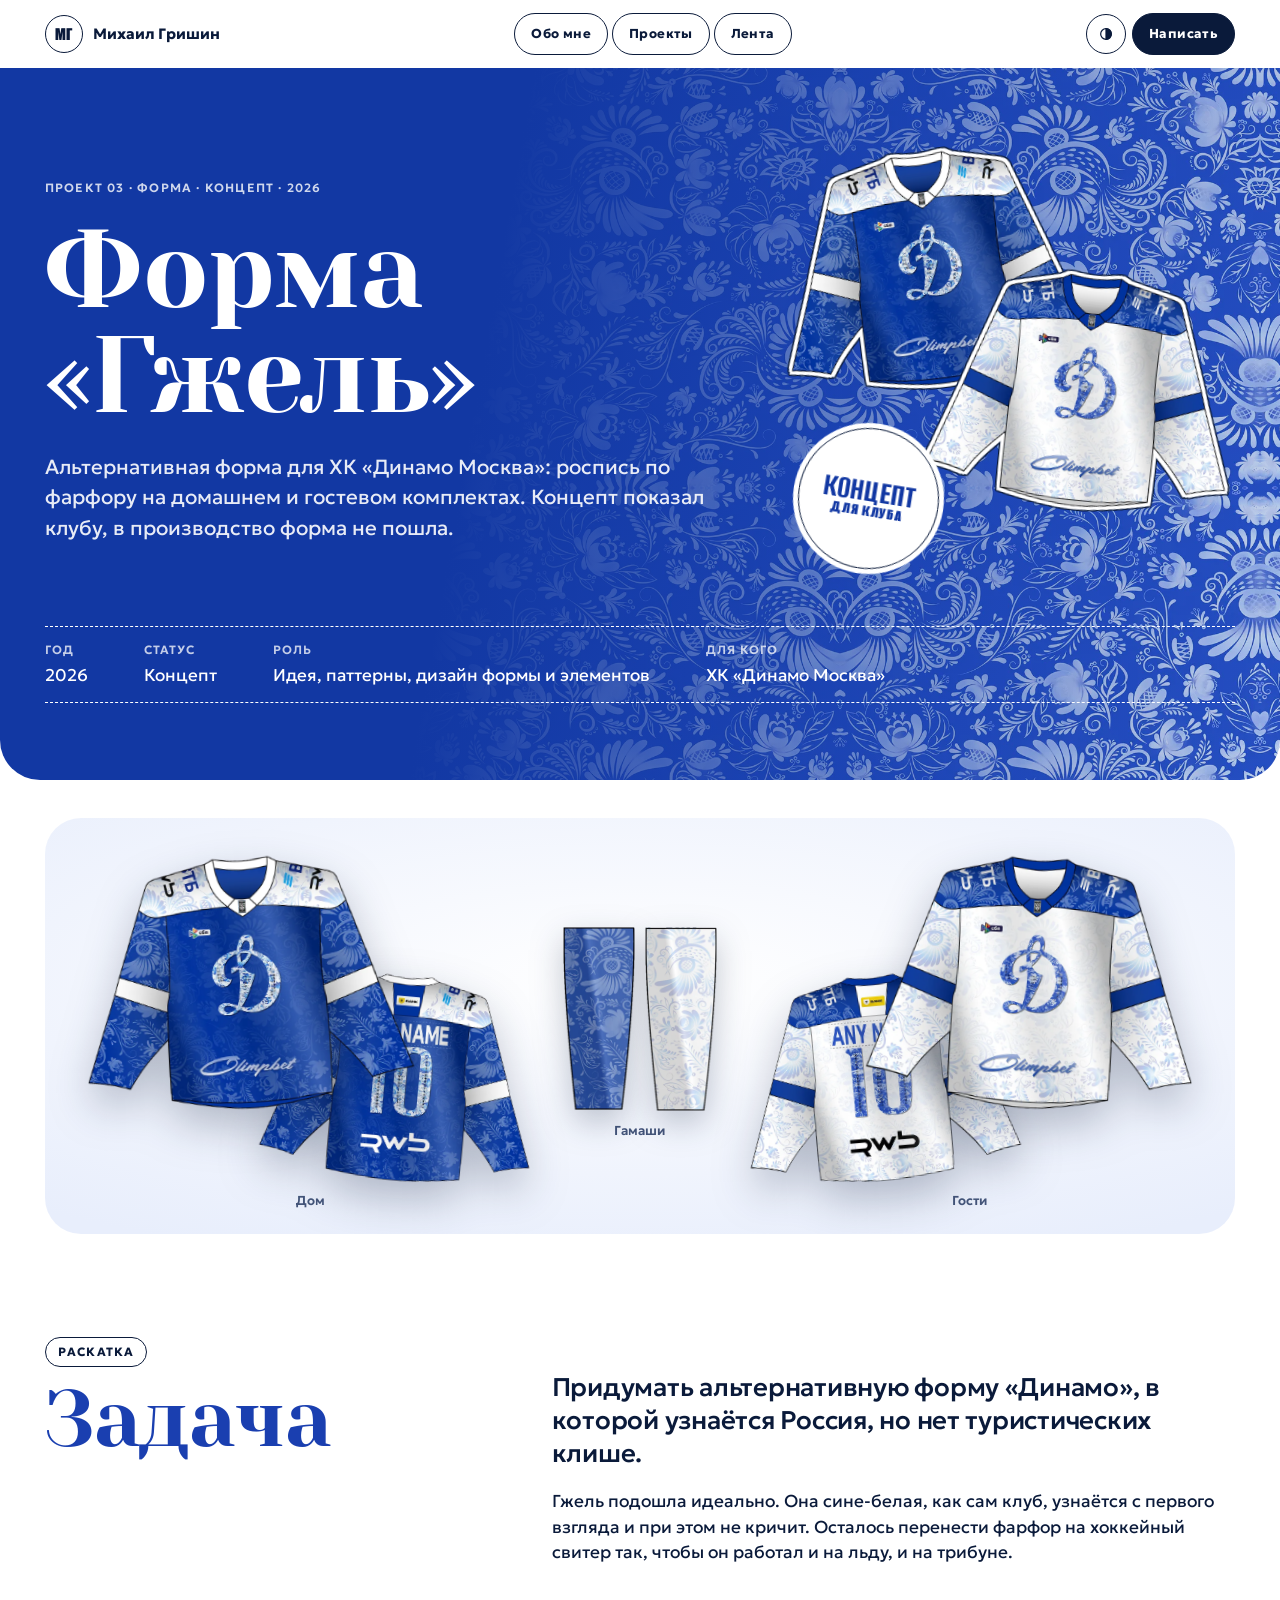
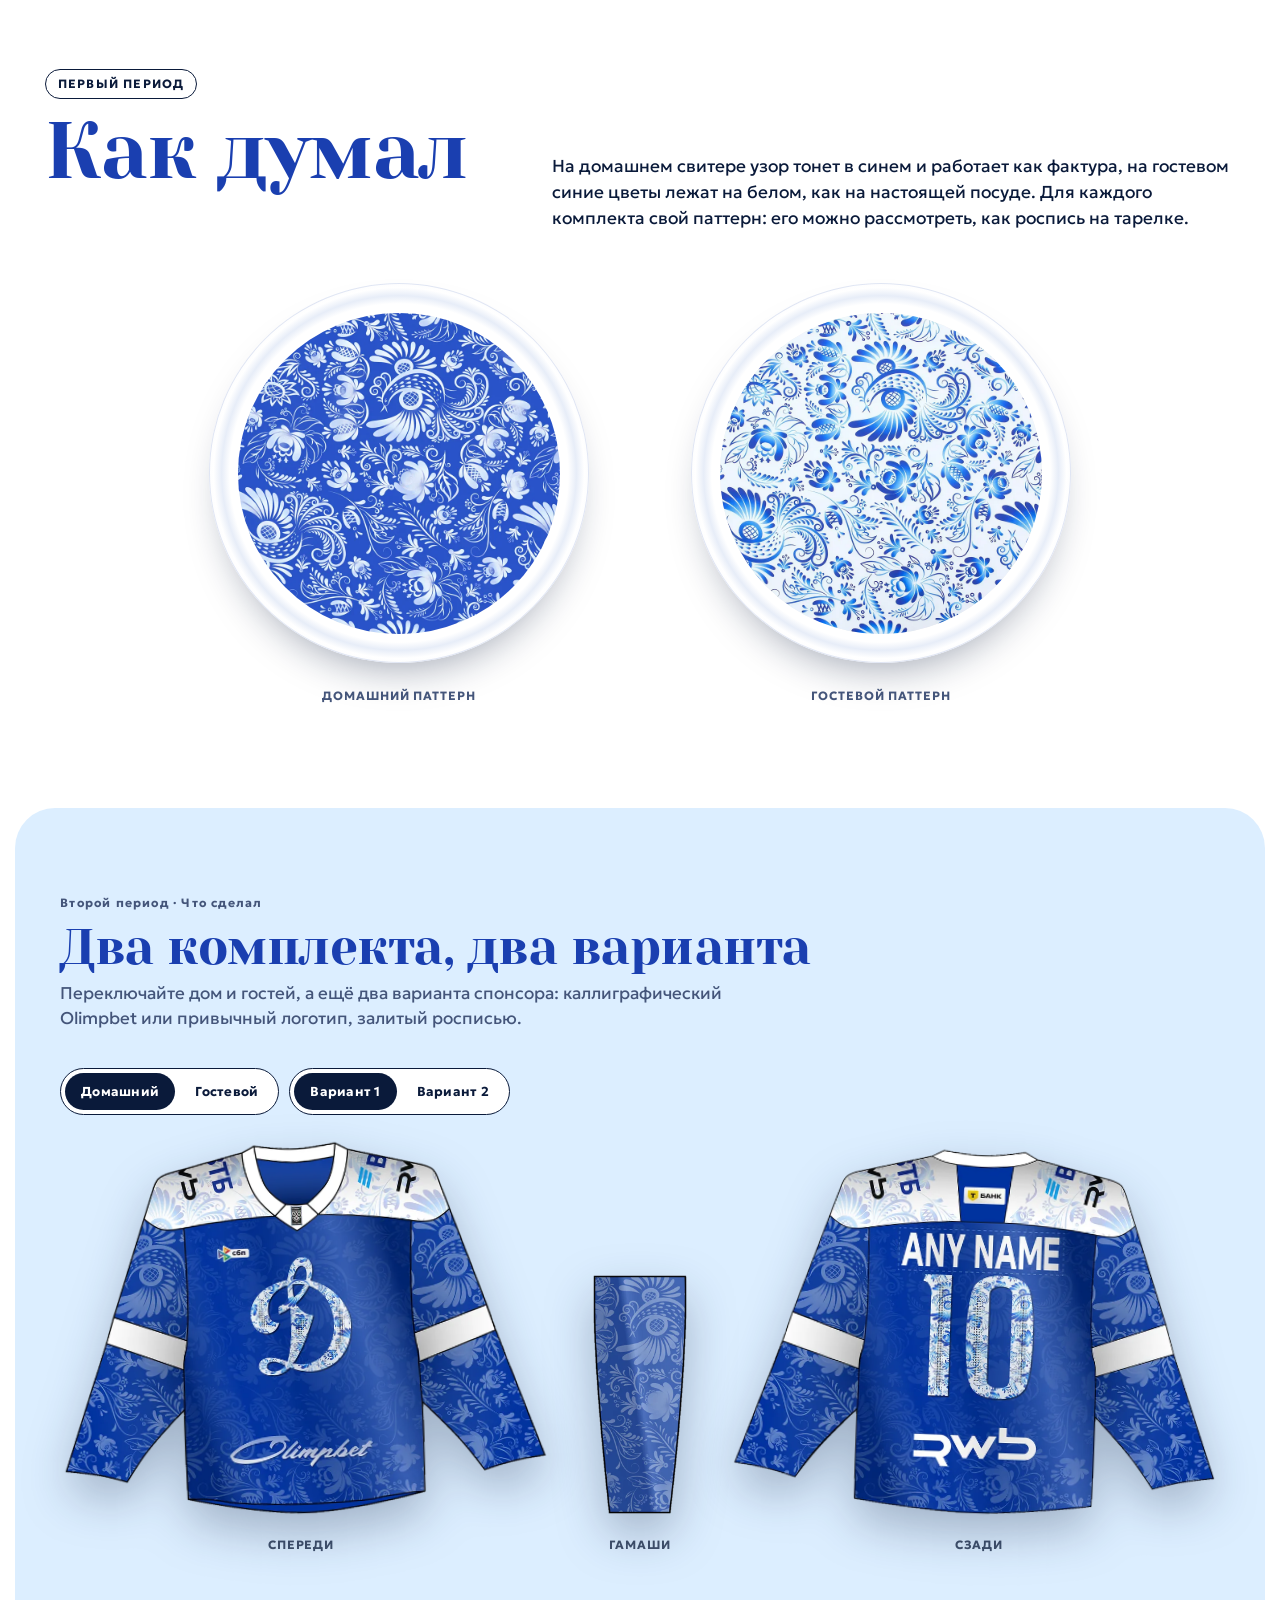
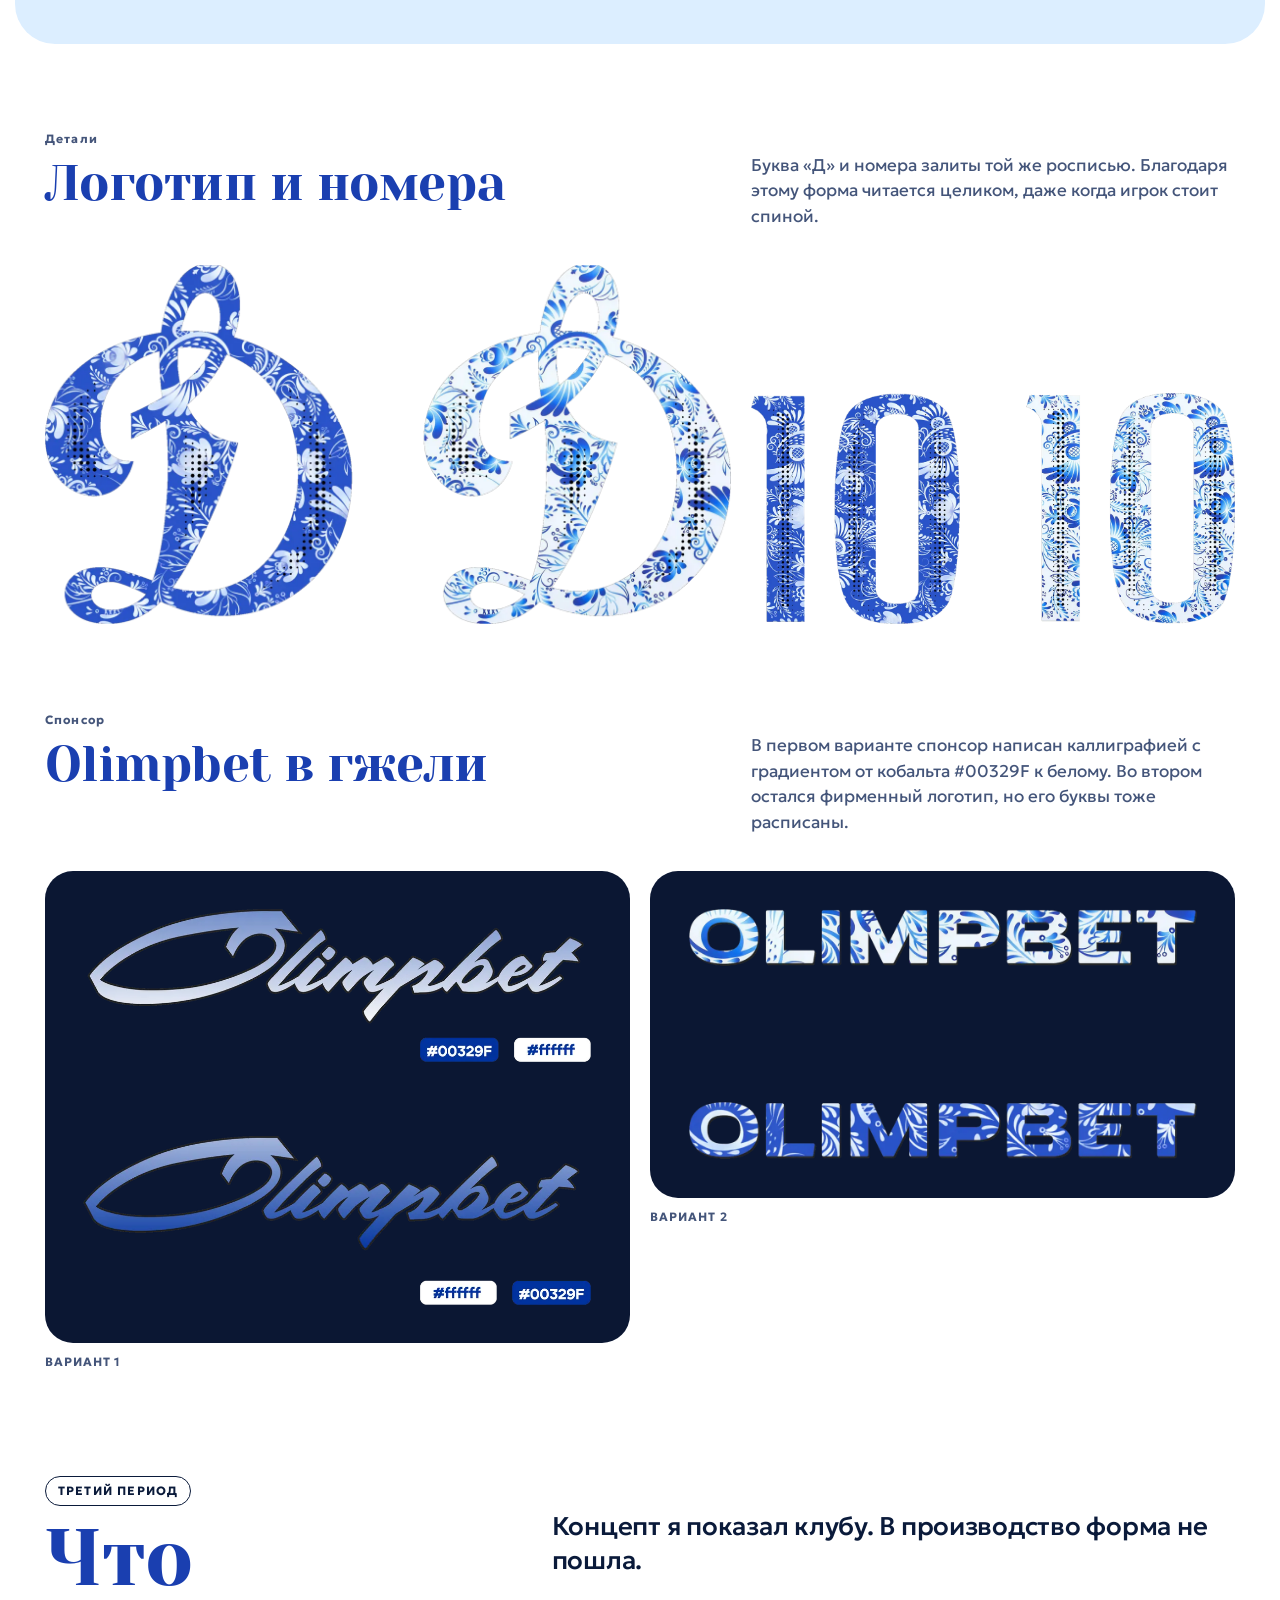
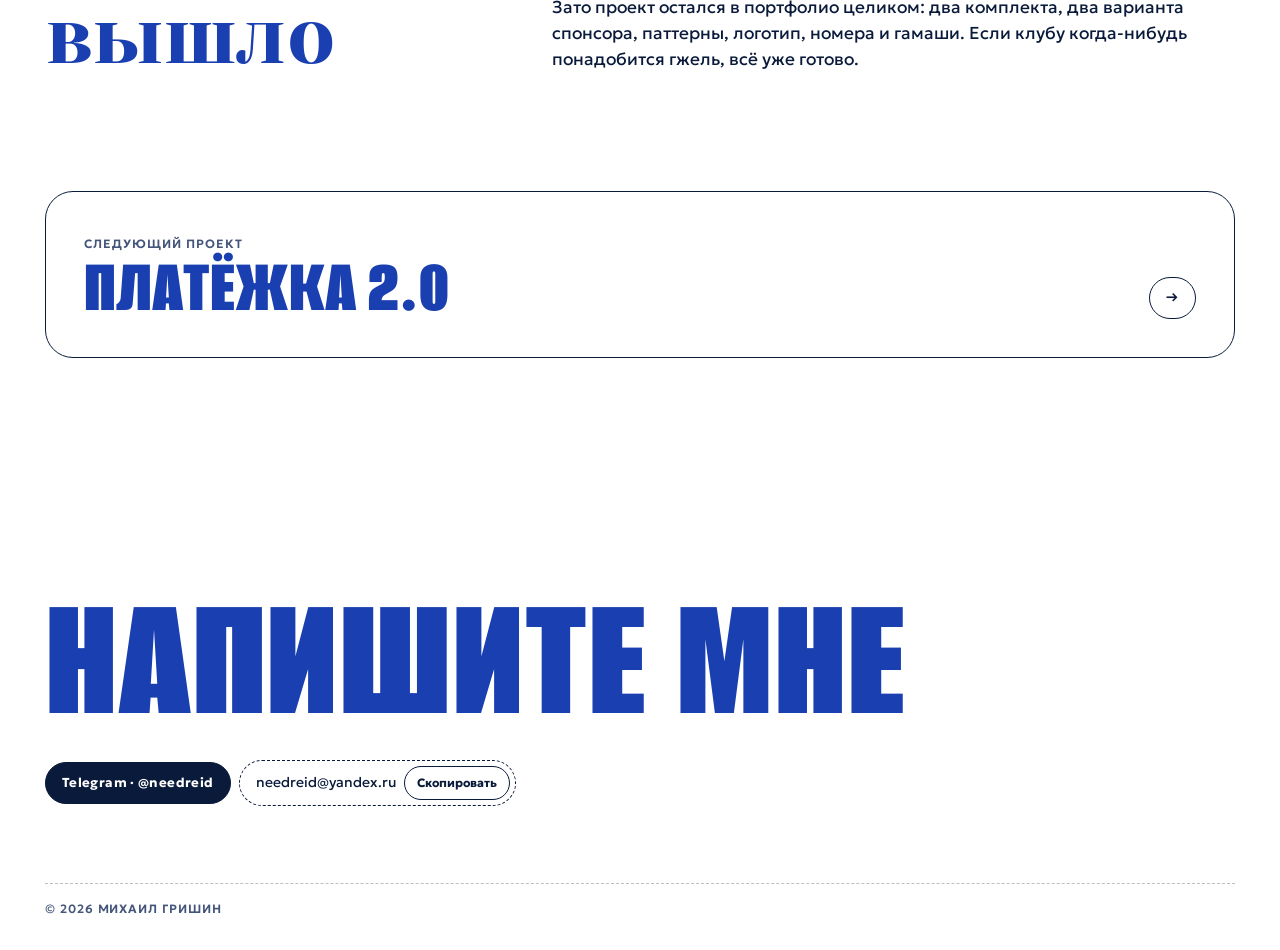
<file: projects/forma-gzhel.html>
<!doctype html>
<html lang="ru">
<head>
<meta charset="utf-8">
<meta name="viewport" content="width=device-width, initial-scale=1, viewport-fit=cover">
<title>Форма «Гжель» — Михаил Гришин</title>
<meta name="description" content="Концепт альтернативной формы ХК «Динамо Москва» с росписью гжель: домашний и гостевой комплекты, паттерны, логотип и номера.">
<meta property="og:title" content="Форма «Гжель» — Михаил Гришин">
<meta property="og:description" content="Концепт формы «Динамо» в росписи гжель.">
<meta property="og:url" content="https://m1shkan.github.io/projects/forma-gzhel.html">
<link rel="canonical" href="https://m1shkan.github.io/projects/forma-gzhel.html">
<meta property="og:type" content="article">
<meta property="og:locale" content="ru_RU">
<meta property="og:image" content="https://m1shkan.github.io/assets/img/og/forma-gzhel.jpg">
<meta name="twitter:card" content="summary_large_image">
<link rel="icon" href="../assets/img/favicon.svg?v=2" type="image/svg+xml">
<link rel="icon" href="../assets/img/favicon-light.png?v=2" type="image/png" media="(prefers-color-scheme: light)">
<link rel="icon" href="../assets/img/favicon-dark.png?v=2" type="image/png" media="(prefers-color-scheme: dark)">
<link rel="apple-touch-icon" href="../assets/img/apple-touch-icon.png">
<meta name="theme-color" content="#1238a3">
<script>
  document.documentElement.classList.add("js");
  try { var t = localStorage.getItem("theme"); if (t === "light" || t === "dark") document.documentElement.dataset.theme = t; } catch (e) {}
</script>
<link rel="preconnect" href="https://fonts.googleapis.com">
<link rel="preconnect" href="https://fonts.gstatic.com" crossorigin>
<link rel="stylesheet" href="https://fonts.googleapis.com/css2?family=Alumni+Sans:wght@900&family=Geologica:wght@400..700&family=PT+Serif:ital@1&family=Press+Start+2P&family=Yeseva+One&display=swap">
<link rel="stylesheet" href="../assets/css/site.css?v=20261003">
<link rel="stylesheet" href="../assets/css/project.css?v=20261003">
<!-- Yandex.Metrika counter -->
<script type="text/javascript">
    (function(m,e,t,r,i,k,a){
        m[i]=m[i]||function(){(m[i].a=m[i].a||[]).push(arguments)};
        m[i].l=1*new Date();
        for (var j = 0; j < document.scripts.length; j++) {if (document.scripts[j].src === r) { return; }}
        k=e.createElement(t),a=e.getElementsByTagName(t)[0],k.async=1,k.src=r,a.parentNode.insertBefore(k,a)
    })(window, document,'script','https://mc.yandex.ru/metrika/tag.js?id=113673625', 'ym');

    ym(113673625, 'init', {ssr:true, webvisor:true, clickmap:true, ecommerce:"dataLayer", referrer: document.referrer, url: location.href, accurateTrackBounce:true, trackLinks:true});
</script>
<!-- /Yandex.Metrika counter -->
</head>
<body class="t-gzhel" data-base="../">
<noscript><div><img src="https://mc.yandex.ru/watch/113673625" style="position:absolute; left:-9999px;" alt="" /></div></noscript>
<a class="skip" href="#main">Перейти к содержанию</a>
<header class="nav">
  <div class="wrap">
    <a class="logo" href="../index.html"><b aria-hidden="true">МГ</b><span>Михаил Гришин</span></a>
    <nav aria-label="Разделы"><ul class="pills">
      <li><a class="pill" href="../index.html#about">Обо мне</a></li>
      <li><a class="pill" href="../index.html#album">Проекты</a></li>
      <li><a class="pill" href="../index.html#feed">Лента</a></li>
    </ul></nav>
    <div class="right">
      <button class="pill round" id="themeBtn" type="button" aria-label="Сменить тему"><svg viewBox="0 0 24 24" fill="none" stroke="currentColor" stroke-width="1.8" aria-hidden="true"><circle cx="12" cy="12" r="8"/><path d="M12 4a8 8 0 0 1 0 16Z" fill="currentColor"/></svg></button>
      <a class="pill pill--fill" href="https://t.me/needreid" target="_blank" rel="noopener">Написать</a>
    </div>
  </div>
</header>

<main id="main">
  <section class="proj-hero" aria-labelledby="h1">
    <div class="wrap">
      <div class="txt">
        <p class="kick">Проект 03 · Форма · Концепт · 2026</p>
        <h1 id="h1" class="gz-h">Форма «Гжель»</h1>
        <p class="sum">Альтернативная форма для ХК «Динамо Москва»: роспись по фарфору на домашнем и гостевом комплектах. Концепт показал клубу, в производство форма не пошла.</p>
      </div>
      <div class="art" aria-label="Наклейки проекта">
        <span class="st ph" data-drag style="--r:-7deg;--k:0;left:0;top:2%;width:66%"><img class="cut" src="../assets/img/gzhel/j-home1-front.webp" width="900" height="693" alt="Домашний свитер «Гжель» спереди"></span>
        <span class="st ph2" data-drag style="--r:6deg;--k:1;right:0;top:30%;width:66%"><img class="cut" src="../assets/img/gzhel/j-away1-front.webp" width="900" height="694" alt="Гостевой свитер «Гжель» спереди"></span>
        <span class="st sc" data-drag style="--r:9deg;--k:2"><span class="score" style="background:#fff;color:#1238a3"><b style="font-size:clamp(26px,2.6vw,38px)">Концепт</b><small>Для клуба</small></span></span>
      </div>
      <div class="meta-row"><div><b>Год</b><span>2026</span></div><div><b>Статус</b><span>Концепт</span></div><div><b>Роль</b><span>Идея, паттерны, дизайн формы и элементов</span></div><div><b>Для кого</b><span>ХК «Динамо Москва»</span></div></div>
    </div>
  </section>
  <div class="wrap">
    <div class="showcase rv">
      <figure class="sc-kit"><img src="../assets/img/gzhel/j-home1-front.webp" width="900" height="693" alt="Домашний свитер спереди" data-zoom="set1"><img class="bk" src="../assets/img/gzhel/j-home1-back.webp" width="900" height="680" alt="Домашний свитер сзади" data-zoom="set1"><figcaption>Дом</figcaption></figure>
      <figure class="sc-socks"><img src="../assets/img/gzhel/sock-home.webp" width="300" height="761" alt="Домашние гамаши" data-zoom="set1"><img src="../assets/img/gzhel/sock-away.webp" width="300" height="764" alt="Гостевые гамаши" data-zoom="set1" loading="lazy"><figcaption>Гамаши</figcaption></figure>
      <figure class="sc-kit"><img src="../assets/img/gzhel/j-away1-front.webp" width="900" height="694" alt="Гостевой свитер спереди" data-zoom="set1" loading="lazy"><img class="bk" src="../assets/img/gzhel/j-away1-back.webp" width="900" height="680" alt="Гостевой свитер сзади" data-zoom="set1" loading="lazy"><figcaption>Гости</figcaption></figure>
    </div>

    <section class="chap" aria-labelledby="c1">
      <div class="chap-h"><span class="no">Раскатка</span><h2 id="c1" class="gz-h">Задача</h2></div>
      <div class="chap-b">
        <p class="lead rv">Придумать альтернативную форму «Динамо», в которой узнаётся Россия, но нет туристических клише.</p>
        <p class="rv">Гжель подошла идеально. Она сине-белая, как сам клуб, узнаётся с первого взгляда и при этом не кричит. Осталось перенести фарфор на хоккейный свитер так, чтобы он работал и на льду, и на трибуне.</p></div>
    </section>
    <section class="chap" id="pattern" aria-labelledby="c2">
      <div class="chap-h"><span class="no">Первый период</span><h2 id="c2" class="gz-h">Как думал</h2></div>
      <div class="chap-b">
        <p class="lead rv">Роспись должна стать тканью, а не наклейкой.</p>
        <p class="rv">На домашнем свитере узор тонет в синем и работает как фактура, на гостевом синие цветы лежат на белом, как на настоящей посуде. Для каждого комплекта свой паттерн: его можно рассмотреть, как роспись на тарелке.</p></div>
    </section>
    <div class="plates">
      <figure class="plate-g rv"><span class="dish"><img src="../assets/img/gzhel/pat-light-home.webp" width="800" height="800" alt="Паттерн для домашней формы: белая роспись на синем" loading="lazy" data-zoom="pat"></span><figcaption class="lbl">Домашний паттерн</figcaption></figure>
      <figure class="plate-g rv" style="--d:1"><span class="dish"><img src="../assets/img/gzhel/pat-light-away.webp" width="800" height="800" alt="Паттерн для гостевой формы: синяя роспись на белом" loading="lazy" data-zoom="pat"></span><figcaption class="lbl">Гостевой паттерн</figcaption></figure>
    </div>
  </div>

  <section class="pband" id="kits" aria-labelledby="kit-h" style="background:var(--band);color:var(--text)">
    <div class="wrap" data-switch>
      <div class="sub" style="padding-top:0"><h3 id="kit-h"><small>Второй период · Что сделал</small>Два комплекта, два варианта</h3><p>Переключайте дом и гостей, а ещё два варианта спонсора: каллиграфический Olimpbet или привычный логотип, залитый росписью.</p></div>
      <div class="ctrls">
        <div class="seg" data-dim="side" role="group" aria-label="Комплект"><button type="button" data-val="home" aria-pressed="true">Домашний</button><button type="button" data-val="away" aria-pressed="false">Гостевой</button></div>
        <div class="seg" data-dim="v" role="group" aria-label="Вариант спонсора"><button type="button" data-val="1" aria-pressed="true">Вариант 1</button><button type="button" data-val="2" aria-pressed="false">Вариант 2</button></div>
      </div>
      <div class="kit3"><figure class="kcol kf"><div class="stage-sw"><img data-key="home-1" src="../assets/img/gzhel/j-home1-front.webp" width="900" height="693" alt="Домашний свитер, вариант 1, спереди" loading="lazy" data-zoom><img data-key="home-2" src="../assets/img/gzhel/j-home2-front.webp" width="900" height="693" alt="Домашний свитер, вариант 2, спереди" loading="lazy" data-zoom><img data-key="away-1" src="../assets/img/gzhel/j-away1-front.webp" width="900" height="693" alt="Гостевой свитер, вариант 1, спереди" loading="lazy" data-zoom><img data-key="away-2" src="../assets/img/gzhel/j-away2-front.webp" width="900" height="693" alt="Гостевой свитер, вариант 2, спереди" loading="lazy" data-zoom></div><figcaption class="lbl">Спереди</figcaption></figure><figure class="kcol ks"><div class="stage-sw"><img data-key="home-1" src="../assets/img/gzhel/sock-home.webp" width="300" height="761" alt="Домашние гамаши" loading="lazy" data-zoom><img data-key="home-2" src="../assets/img/gzhel/sock-home.webp" width="300" height="761" alt="Домашние гамаши" loading="lazy" data-zoom><img data-key="away-1" src="../assets/img/gzhel/sock-away.webp" width="300" height="761" alt="Гостевые гамаши" loading="lazy" data-zoom><img data-key="away-2" src="../assets/img/gzhel/sock-away.webp" width="300" height="761" alt="Гостевые гамаши" loading="lazy" data-zoom></div><figcaption class="lbl">Гамаши</figcaption></figure><figure class="kcol kb"><div class="stage-sw"><img data-key="home-1" src="../assets/img/gzhel/j-home1-back.webp" width="900" height="680" alt="Домашний свитер, вариант 1, сзади" loading="lazy" data-zoom><img data-key="home-2" src="../assets/img/gzhel/j-home2-back.webp" width="900" height="680" alt="Домашний свитер, вариант 2, сзади" loading="lazy" data-zoom><img data-key="away-1" src="../assets/img/gzhel/j-away1-back.webp" width="900" height="680" alt="Гостевой свитер, вариант 1, сзади" loading="lazy" data-zoom><img data-key="away-2" src="../assets/img/gzhel/j-away2-back.webp" width="900" height="680" alt="Гостевой свитер, вариант 2, сзади" loading="lazy" data-zoom></div><figcaption class="lbl">Сзади</figcaption></figure></div>
    </div>
  </section>

  <div class="wrap">
    <div class="sub"><h3 class="rv"><small>Детали</small>Логотип и номера</h3><p class="rv" style="--d:1">Буква «Д» и номера залиты той же росписью. Благодаря этому форма читается целиком, даже когда игрок стоит спиной.</p></div>
    <div class="gg">
      <figure class="s7 rv"><img src="../assets/img/gzhel/logo.webp" width="1400" height="732" alt="Логотип «Динамо» в росписи гжель: домашний и гостевой" loading="lazy" style="border-radius:0" data-zoom></figure>
      <figure class="s5 end rv" style="--d:1"><img src="../assets/img/gzhel/numbers.webp" width="1400" height="669" alt="Номер 10 в росписи гжель: домашний и гостевой" loading="lazy" style="border-radius:0" data-zoom></figure>
    </div>
    <div class="sub"><h3 class="rv"><small>Спонсор</small>Olimpbet в гжели</h3><p class="rv" style="--d:1">В первом варианте спонсор написан каллиграфией с градиентом от кобальта #00329F к белому. Во втором остался фирменный логотип, но его буквы тоже расписаны.</p></div>
    <div class="gg">
      <figure class="s6 rv"><div class="dpanel"><img src="../assets/img/gzhel/sponsor1.webp" width="1000" height="778" alt="Каллиграфический Olimpbet с градиентом, для дома и гостей" loading="lazy" data-zoom></div><figcaption class="lbl">Вариант 1</figcaption></figure>
      <figure class="s6 rv" style="--d:1"><div class="dpanel" style="height:100%"><img src="../assets/img/gzhel/sponsor2.webp" width="1200" height="686" alt="Логотип OLIMPBET, залитый росписью гжель" loading="lazy" data-zoom></div><figcaption class="lbl">Вариант 2</figcaption></figure>
    </div>
    <section class="chap" aria-labelledby="c4">
      <div class="chap-h"><span class="no">Третий период</span><h2 id="c4" class="gz-h">Что вышло</h2></div>
      <div class="chap-b">
        <p class="lead rv">Концепт я показал клубу. В производство форма не пошла.</p>
        <p class="rv">Зато проект остался в портфолио целиком: два комплекта, два варианта спонсора, паттерны, логотип, номера и гамаши. Если клубу когда-нибудь понадобится гжель, всё уже готово.</p></div>
    </section>
  </div>
  <section class="sec">
    <div class="wrap">
      <a class="next" href="platezhka.html"><span><small>Следующий проект</small><strong>Платёжка 2.0</strong></span><span class="pill" aria-hidden="true">→</span></a>
    </div>
  </section>
</main>
<footer class="foot" id="contacts">
  <div class="wrap">
    <h2 class="crush rv">Напишите мне</h2>
    <div class="row rv" style="--d:1">
      <a class="pill pill--fill" href="https://t.me/needreid" target="_blank" rel="noopener">Telegram · @needreid</a>
      <span class="mail"><span id="mailText">needreid@yandex.ru</span><button type="button" id="copyMail">Скопировать</button></span>
    </div>
    <div class="fine"><span>© 2026 Михаил Гришин</span></div>
  </div>
</footer>
<script src="../assets/js/main.js?v=20261003"></script>
</body>
</html>
</file>
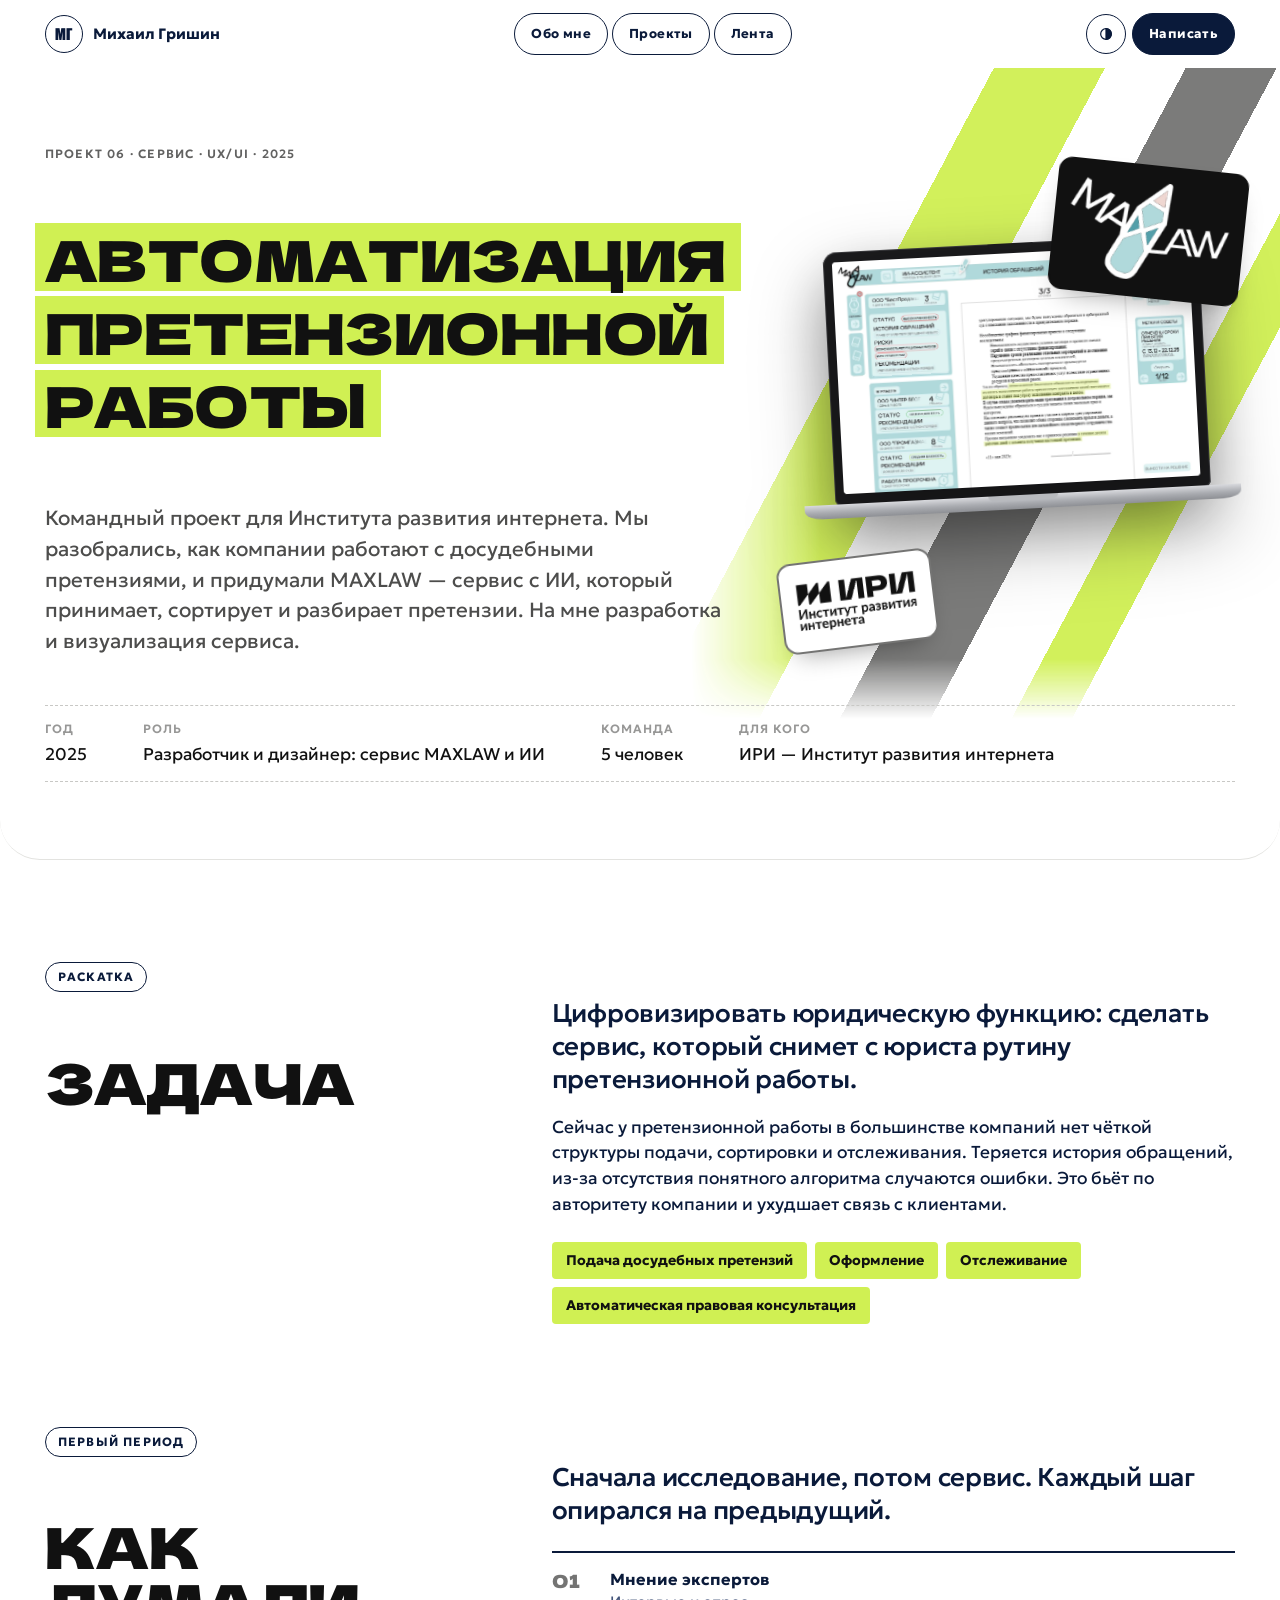
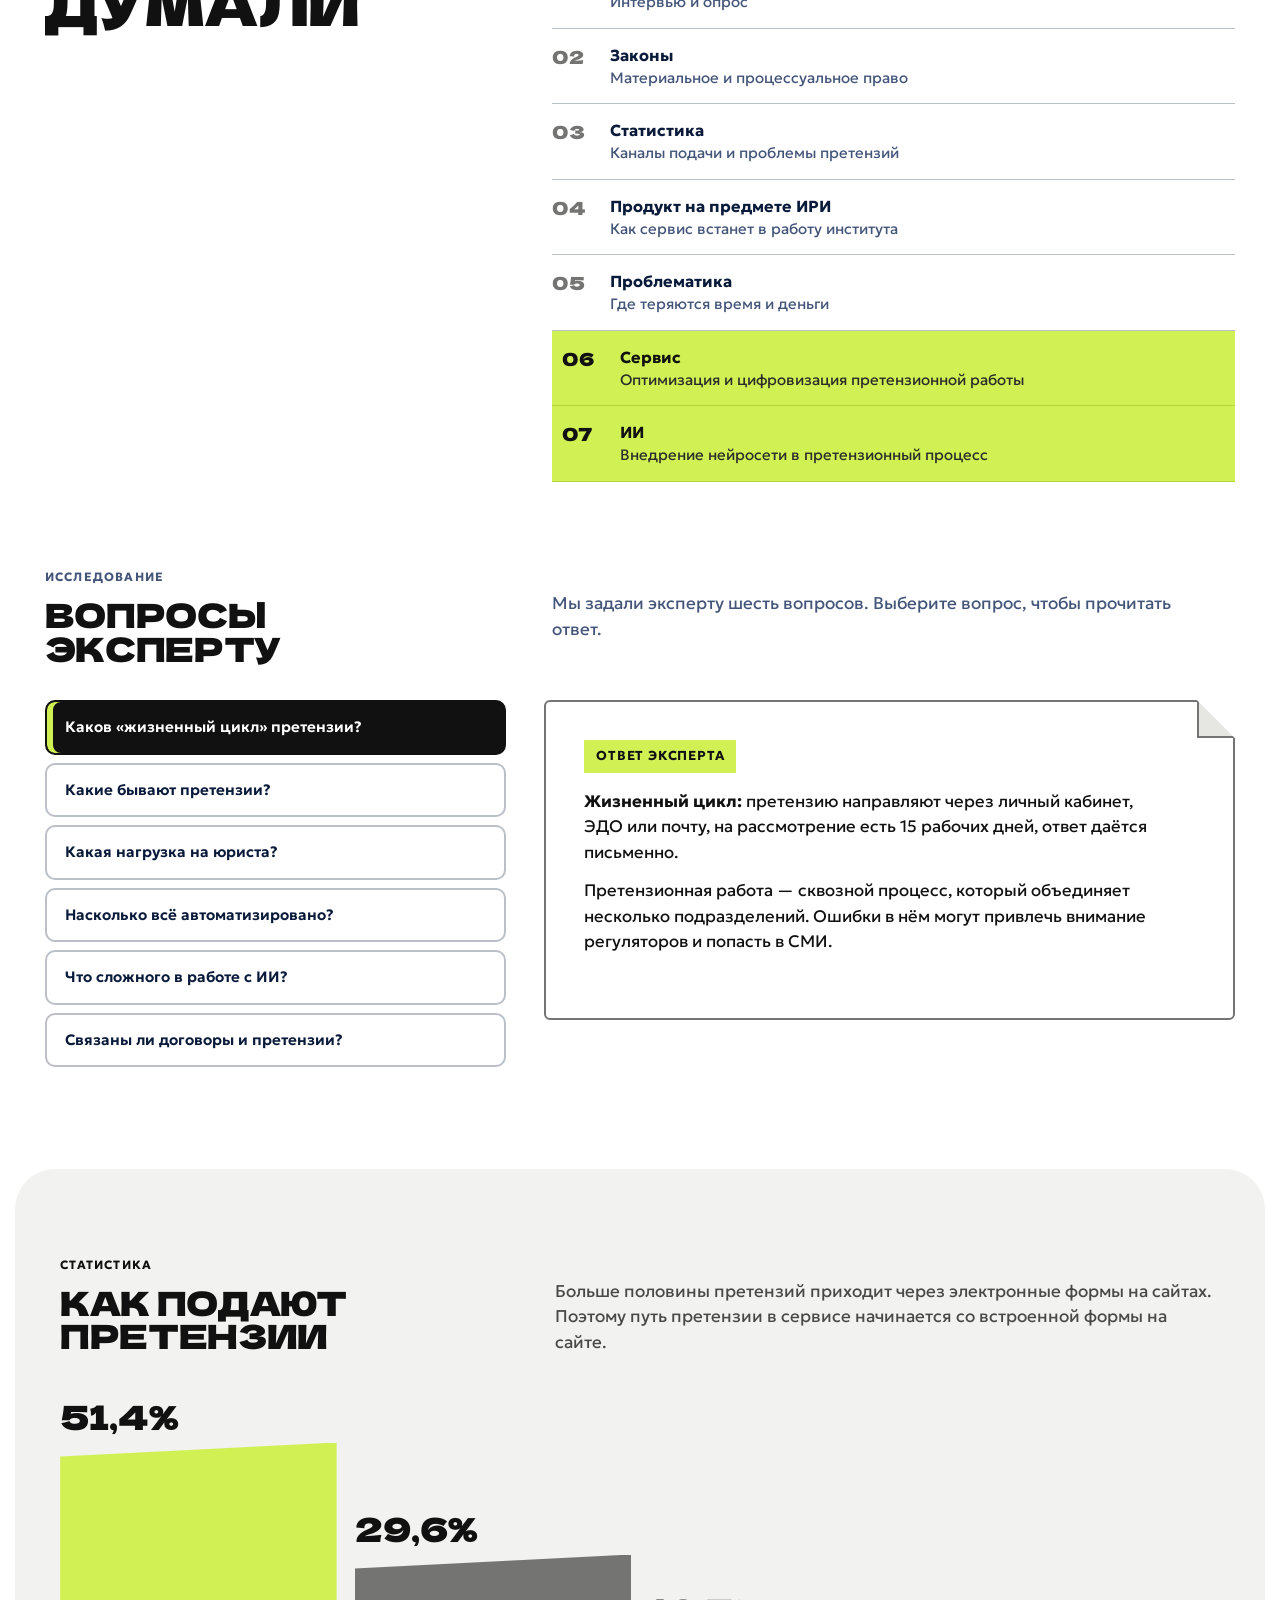
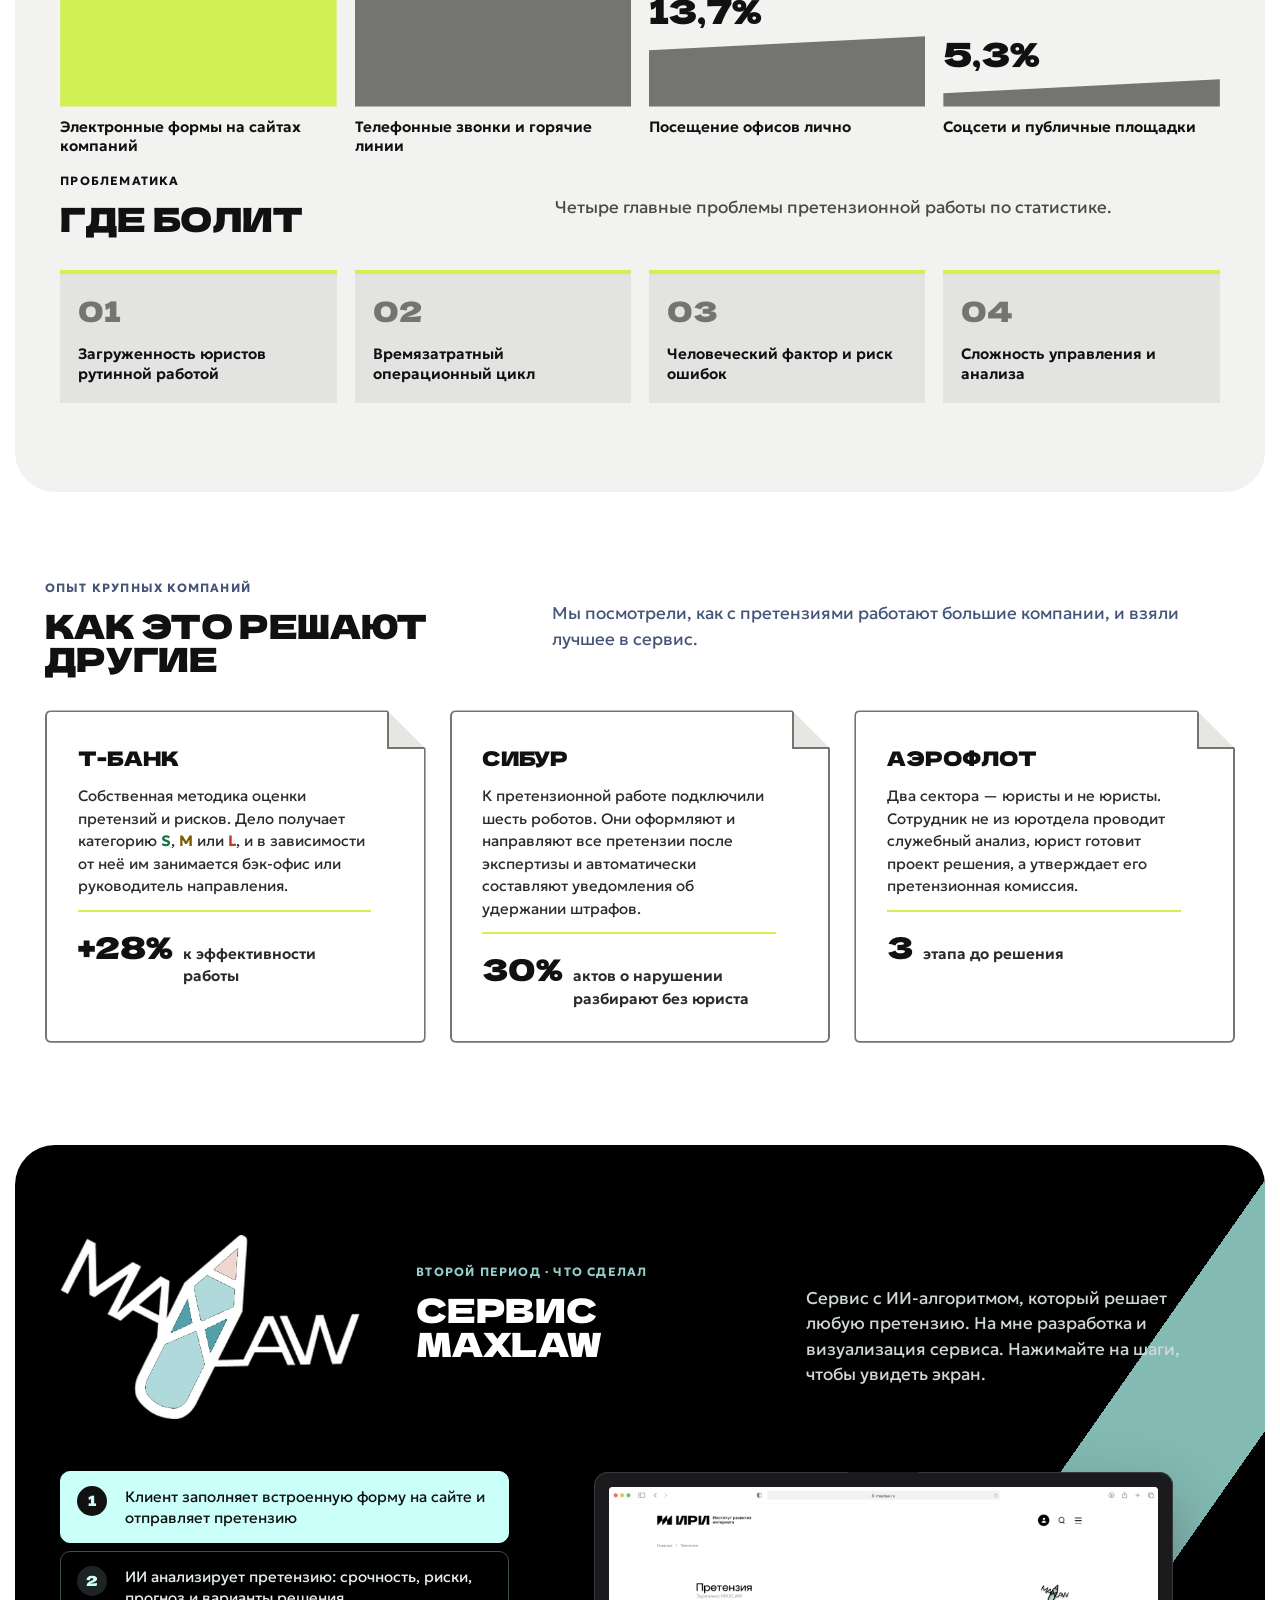
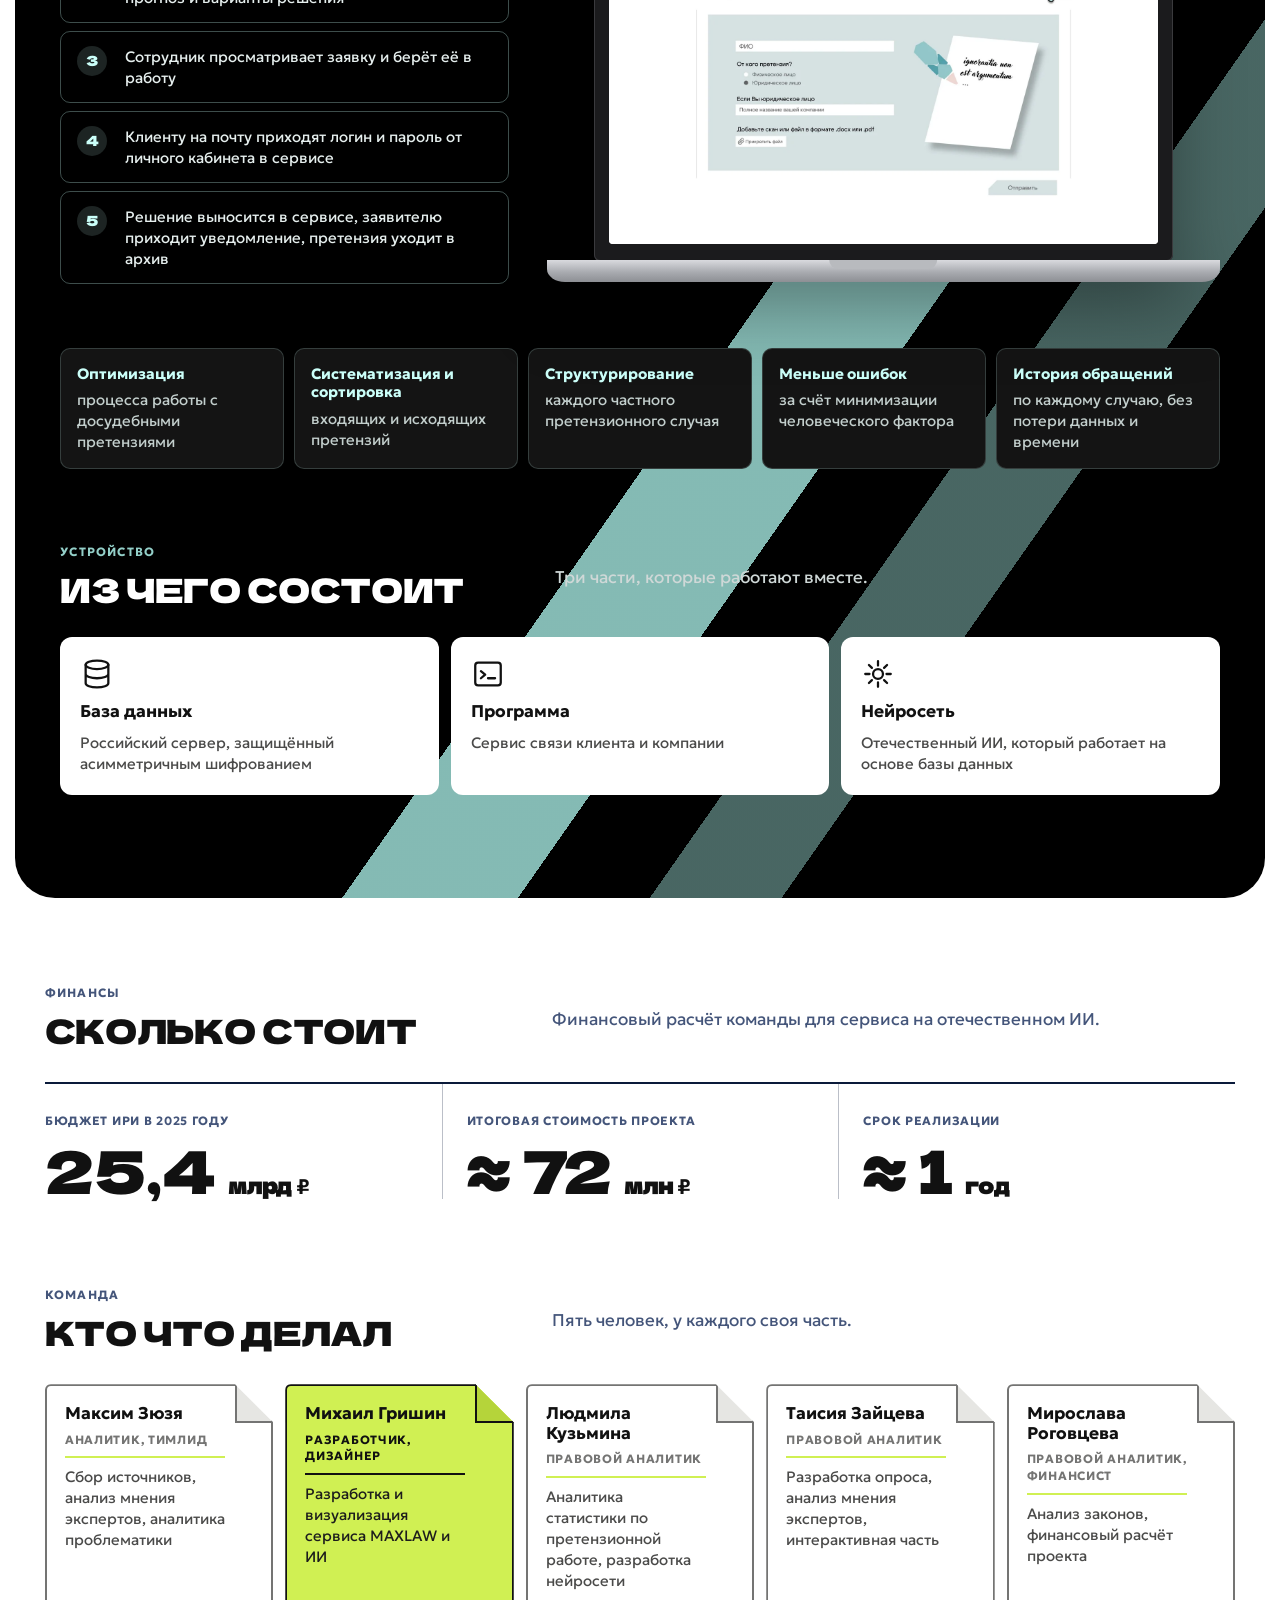
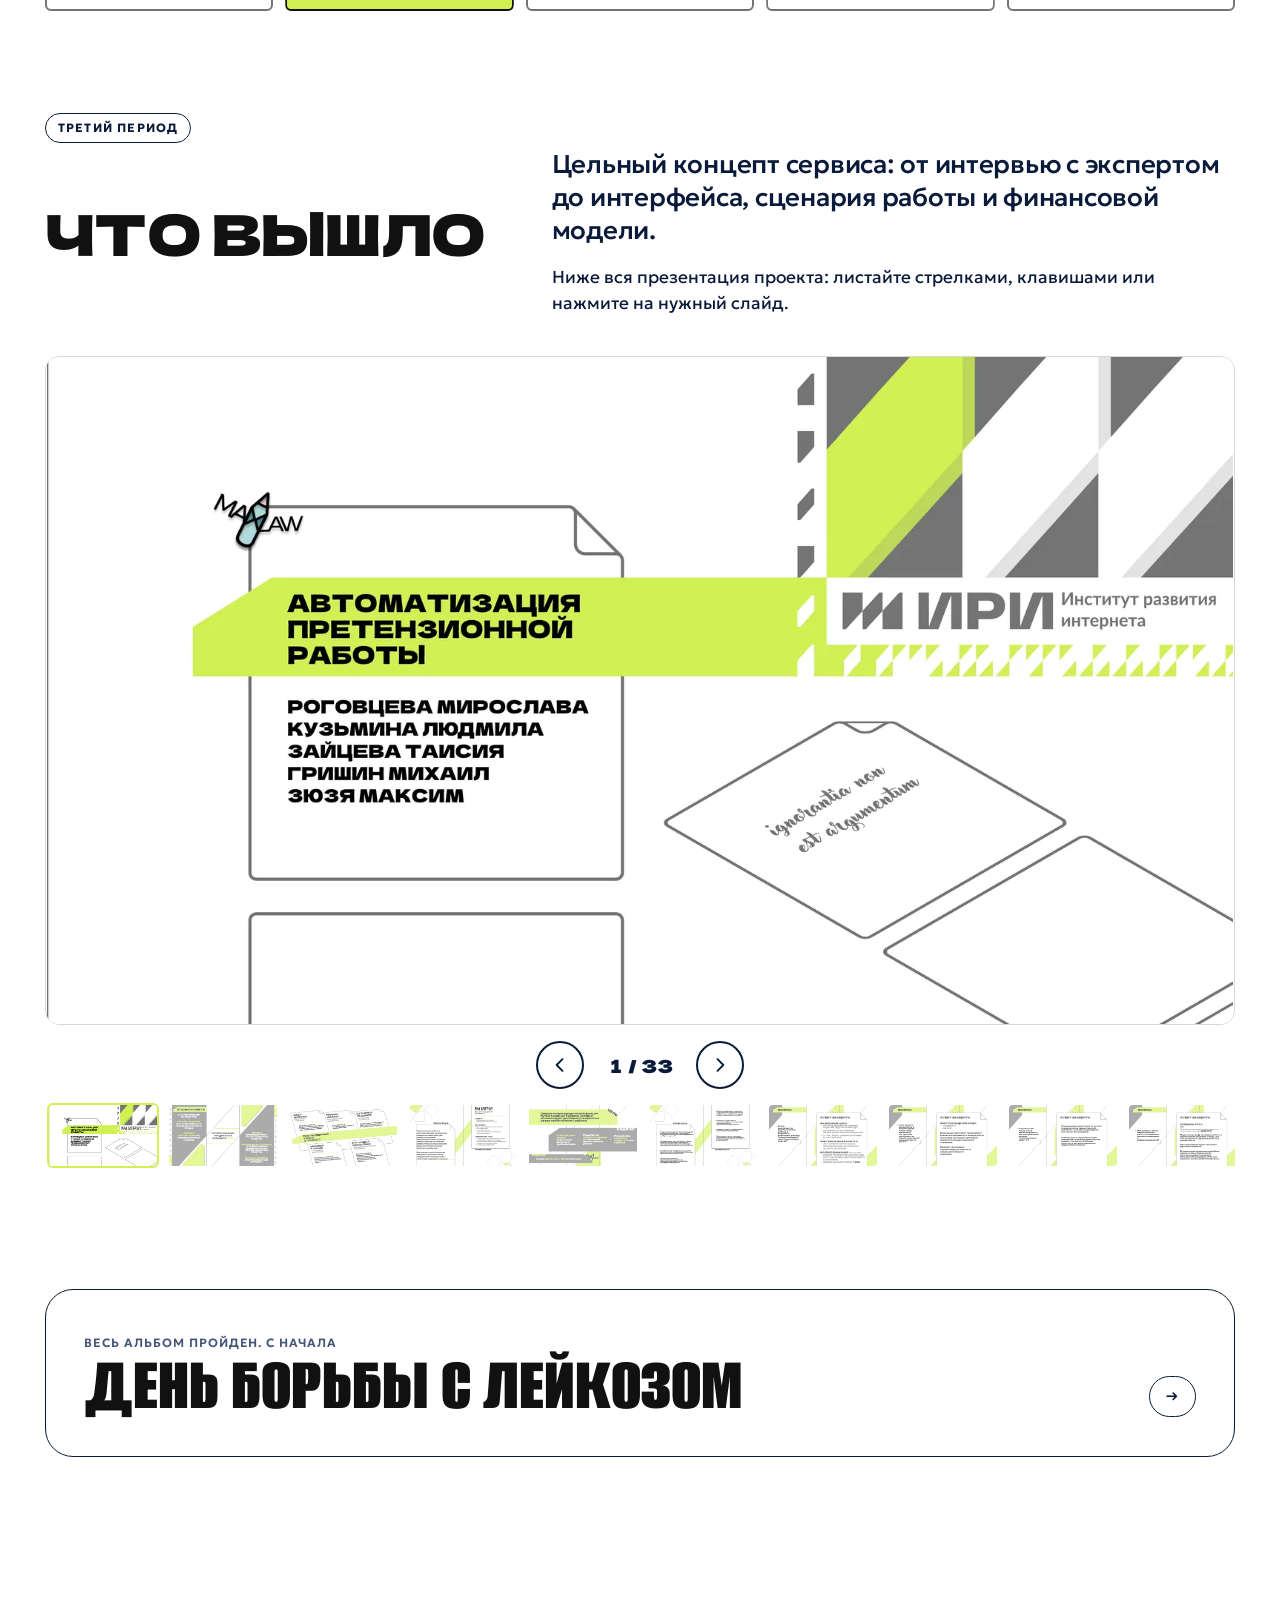
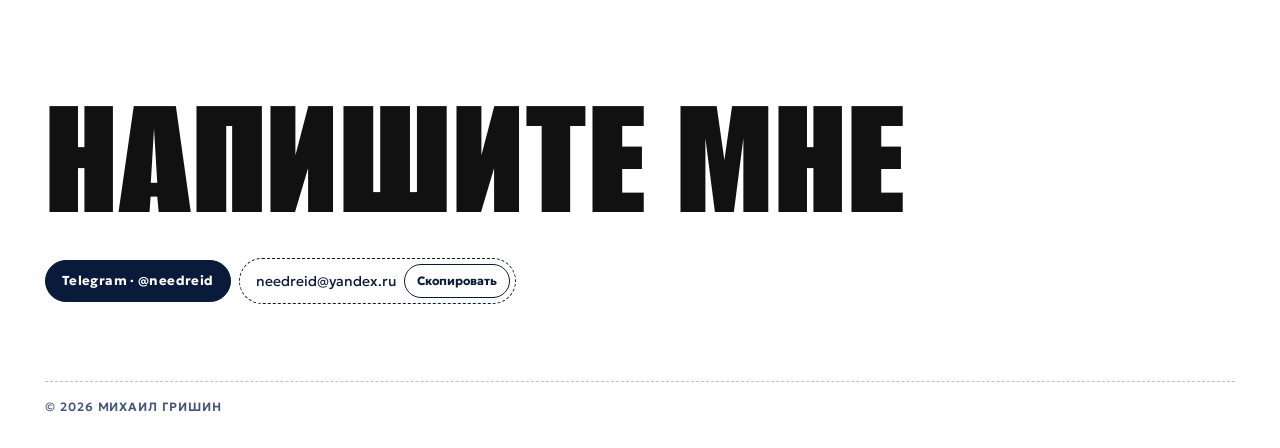
<file: projects/iri-maxlaw.html>
<!doctype html>
<html lang="ru">
<head>
<meta charset="utf-8">
<meta name="viewport" content="width=device-width, initial-scale=1, viewport-fit=cover">
<title>MAXLAW для ИРИ — Михаил Гришин</title>
<meta name="description" content="Командный проект для Института развития интернета: исследование претензионной работы и сервис MAXLAW с ИИ, который принимает, сортирует и разбирает досудебные претензии.">
<meta property="og:title" content="MAXLAW для ИРИ — Михаил Гришин">
<meta property="og:description" content="Сервис с ИИ для автоматизации претензионной работы.">
<meta property="og:url" content="https://m1shkan.github.io/projects/iri-maxlaw.html">
<link rel="canonical" href="https://m1shkan.github.io/projects/iri-maxlaw.html">
<meta property="og:type" content="article">
<meta property="og:locale" content="ru_RU">
<meta property="og:image" content="https://m1shkan.github.io/assets/img/og/iri-maxlaw.jpg">
<meta name="twitter:card" content="summary_large_image">
<link rel="icon" href="../assets/img/favicon.svg?v=2" type="image/svg+xml">
<link rel="icon" href="../assets/img/favicon-light.png?v=2" type="image/png" media="(prefers-color-scheme: light)">
<link rel="icon" href="../assets/img/favicon-dark.png?v=2" type="image/png" media="(prefers-color-scheme: dark)">
<link rel="apple-touch-icon" href="../assets/img/apple-touch-icon.png">
<meta name="theme-color" content="#d0f053">
<script>
  document.documentElement.classList.add("js");
  try { var t = localStorage.getItem("theme"); if (t === "light" || t === "dark") document.documentElement.dataset.theme = t; } catch (e) {}
</script>
<link rel="preconnect" href="https://fonts.googleapis.com">
<link rel="preconnect" href="https://fonts.gstatic.com" crossorigin>
<link rel="stylesheet" href="https://fonts.googleapis.com/css2?family=Alumni+Sans:wght@900&family=Geologica:wght@400..700&family=PT+Serif:ital@1&family=Press+Start+2P&display=swap">
<link rel="stylesheet" href="../assets/css/site.css?v=20261003">
<link rel="stylesheet" href="../assets/css/project.css?v=20261003">
<!-- Yandex.Metrika counter -->
<script type="text/javascript">
    (function(m,e,t,r,i,k,a){
        m[i]=m[i]||function(){(m[i].a=m[i].a||[]).push(arguments)};
        m[i].l=1*new Date();
        for (var j = 0; j < document.scripts.length; j++) {if (document.scripts[j].src === r) { return; }}
        k=e.createElement(t),a=e.getElementsByTagName(t)[0],k.async=1,k.src=r,a.parentNode.insertBefore(k,a)
    })(window, document,'script','https://mc.yandex.ru/metrika/tag.js?id=113673625', 'ym');

    ym(113673625, 'init', {ssr:true, webvisor:true, clickmap:true, ecommerce:"dataLayer", referrer: document.referrer, url: location.href, accurateTrackBounce:true, trackLinks:true});
</script>
<!-- /Yandex.Metrika counter -->
</head>
<body class="t-iri" data-base="../">
<noscript><div><img src="https://mc.yandex.ru/watch/113673625" style="position:absolute; left:-9999px;" alt="" /></div></noscript>
<a class="skip" href="#main">Перейти к содержанию</a>
<header class="nav">
  <div class="wrap">
    <a class="logo" href="../index.html"><b aria-hidden="true">МГ</b><span>Михаил Гришин</span></a>
    <nav aria-label="Разделы"><ul class="pills">
      <li><a class="pill" href="../index.html#about">Обо мне</a></li>
      <li><a class="pill" href="../index.html#album">Проекты</a></li>
      <li><a class="pill" href="../index.html#feed">Лента</a></li>
    </ul></nav>
    <div class="right">
      <button class="pill round" id="themeBtn" type="button" aria-label="Сменить тему"><svg viewBox="0 0 24 24" fill="none" stroke="currentColor" stroke-width="1.8" aria-hidden="true"><circle cx="12" cy="12" r="8"/><path d="M12 4a8 8 0 0 1 0 16Z" fill="currentColor"/></svg></button>
      <a class="pill pill--fill" href="https://t.me/needreid" target="_blank" rel="noopener">Написать</a>
    </div>
  </div>
</header>

<main id="main">
  <section class="proj-hero" aria-labelledby="h1">
    <div class="wrap">
      <div class="txt">
        <p class="kick">Проект 06 · Сервис · UX/UI · 2025</p>
        <div class="iri-sheet">
          <h1 id="h1" class="iri-h"><span class="iri-band">Автоматизация</span> <span class="iri-band">претензионной</span> <span class="iri-band">работы</span></h1>
        </div>
        <p class="sum">Командный проект для Института развития интернета. Мы разобрались, как компании работают с досудебными претензиями, и придумали MAXLAW — сервис с ИИ, который принимает, сортирует и разбирает претензии. На мне разработка и визуализация сервиса.</p>
      </div>
      <div class="art iri-art" aria-label="Наклейки проекта">
        <span class="st iri-lap" data-drag style="--r:-3deg;--k:0"><span class="lap"><span class="lap-scr"><img src="../assets/img/iri/scr-cab.webp" width="1600" height="1058" alt="Кабинет сервиса MAXLAW: список претензий, статусы, риски и текст документа"></span><span class="lap-base"></span></span></span>
        <span class="st iri-logo" data-drag style="--r:6deg;--k:1"><span class="iri-chip dark"><img src="../assets/img/iri/maxlaw-light.webp" width="873" height="537" alt="Логотип MAXLAW"></span></span>
        <span class="st iri-org" data-drag style="--r:-7deg;--k:2"><span class="iri-chip"><img src="../assets/img/iri/iri-dark.webp" width="634" height="265" alt="Логотип ИРИ — Институт развития интернета"></span></span>
      </div>
      <div class="meta-row"><div><b>Год</b><span>2025</span></div><div><b>Роль</b><span>Разработчик и дизайнер: сервис MAXLAW и ИИ</span></div><div><b>Команда</b><span>5 человек</span></div><div><b>Для кого</b><span>ИРИ — Институт развития интернета</span></div></div>
    </div>
  </section>

  <div class="wrap">
    <section class="chap" aria-labelledby="c1">
      <div class="chap-h"><span class="no">Раскатка</span><h2 id="c1" class="iri-h">Задача</h2></div>
      <div class="chap-b">
        <p class="lead rv">Цифровизировать юридическую функцию: сделать сервис, который снимет с юриста рутину претензионной работы.</p>
        <p class="rv">Сейчас у претензионной работы в большинстве компаний нет чёткой структуры подачи, сортировки и отслеживания. Теряется история обращений, из-за отсутствия понятного алгоритма случаются ошибки. Это бьёт по авторитету компании и ухудшает связь с клиентами.</p>
        <ul class="iri-tags rv" aria-label="Что должен уметь сервис">
          <li>Подача досудебных претензий</li><li>Оформление</li><li>Отслеживание</li><li>Автоматическая правовая консультация</li>
        </ul>
      </div>
    </section>

    <section class="chap" aria-labelledby="c2">
      <div class="chap-h"><span class="no">Первый период</span><h2 id="c2" class="iri-h">Как думали</h2></div>
      <div class="chap-b">
        <p class="lead rv">Сначала исследование, потом сервис. Каждый шаг опирался на предыдущий.</p>
        <ol class="iri-steps rv">
          <li><b>Мнение экспертов</b>Интервью и опрос</li>
          <li><b>Законы</b>Материальное и процессуальное право</li>
          <li><b>Статистика</b>Каналы подачи и проблемы претензий</li>
          <li><b>Продукт на предмете ИРИ</b>Как сервис встанет в работу института</li>
          <li><b>Проблематика</b>Где теряются время и деньги</li>
          <li class="hl"><b>Сервис</b>Оптимизация и цифровизация претензионной работы</li>
          <li class="hl"><b>ИИ</b>Внедрение нейросети в претензионный процесс</li>
        </ol>
      </div>
    </section>

    <section class="iri-qa" id="expert" aria-labelledby="qa-h">
      <div class="sub"><h3 id="qa-h" class="rv iri-h"><small>Исследование</small>Вопросы эксперту</h3><p class="rv" style="--d:1">Мы задали эксперту шесть вопросов. Выберите вопрос, чтобы прочитать ответ.</p></div>
      <div class="qa rv">
        <div class="qa-list" role="tablist" aria-label="Вопросы эксперту">
          <button type="button" role="tab" aria-selected="true" aria-controls="qa1" id="qt1">Каков «жизненный цикл» претензии?</button>
          <button type="button" role="tab" aria-selected="false" aria-controls="qa2" id="qt2" tabindex="-1">Какие бывают претензии?</button>
          <button type="button" role="tab" aria-selected="false" aria-controls="qa3" id="qt3" tabindex="-1">Какая нагрузка на юриста?</button>
          <button type="button" role="tab" aria-selected="false" aria-controls="qa4" id="qt4" tabindex="-1">Насколько всё автоматизировано?</button>
          <button type="button" role="tab" aria-selected="false" aria-controls="qa5" id="qt5" tabindex="-1">Что сложного в работе с ИИ?</button>
          <button type="button" role="tab" aria-selected="false" aria-controls="qa6" id="qt6" tabindex="-1">Связаны ли договоры и претензии?</button>
        </div>
        <div class="qa-sheet">
          <span class="qa-k">Ответ эксперта</span>
          <div role="tabpanel" id="qa1" aria-labelledby="qt1"><p><b>Жизненный цикл:</b> претензию направляют через личный кабинет, ЭДО или почту, на рассмотрение есть 15 рабочих дней, ответ даётся письменно.</p><p>Претензионная работа — сквозной процесс, который объединяет несколько подразделений. Ошибки в нём могут привлечь внимание регуляторов и попасть в СМИ.</p></div>
          <div role="tabpanel" id="qa2" aria-labelledby="qt2" hidden><p>Претензии делятся по <b>субъекту</b> и по <b>сфере</b>.</p><p>В основном они приходят от клиентов компании и её контрагентов: для претензии нужно правовое основание. Предмет претензии зависит прежде всего от сферы деятельности компании.</p></div>
          <div role="tabpanel" id="qa3" aria-labelledby="qt3" hidden><p>Нагрузка на одного юриста уникальна для каждой компании, её нельзя усреднить по рынку.</p><p>Но внутри одной компании и её команды юристов среднюю нагрузку <b>можно посчитать</b> и автоматизировать трудозатраты.</p></div>
          <div role="tabpanel" id="qa4" aria-labelledby="qt4" hidden><p><b>Сервисы есть, но</b> их почти не используют: они дорогие. Обычно вся цифровизация сводится к тому, что претензии хранятся и обрабатываются в одном месте.</p><p>Автоматизация недостаточна и фрагментирована. При этом претензионный блок — один из самых удачных для автоматизации: большую часть документов можно шаблонизировать.</p></div>
          <div role="tabpanel" id="qa5" aria-labelledby="qt5" hidden><p><b>Правовые сложности:</b> ИИ может выдавать ложную, неполную или противоречивую информацию. <b>Организационные:</b> сотрудники сопротивляются нововведениям и не умеют работать с ИИ.</p><p>Ключевая проблема — юрист, который не проверяет выводы ИИ и формирует некорректные документы.</p></div>
          <div role="tabpanel" id="qa6" aria-labelledby="qt6" hidden><p>Должны быть <b>связаны, но на практике не связаны</b>: на договорном и судебном блоке работают разные юристы.</p><p>Условия договоров стоило бы пересматривать с учётом претензий, которые приходят в компанию. Но это уже вопрос хорошего менеджмента.</p></div>
        </div>
      </div>
    </section>
  </div>

  <section class="pband iri-stat" aria-labelledby="st-h">
    <div class="wrap">
      <div class="sub" style="padding-top:0"><h3 id="st-h" class="iri-h"><small>Статистика</small>Как подают претензии</h3><p>Больше половины претензий приходит через электронные формы на сайтах. Поэтому путь претензии в сервисе начинается со встроенной формы на сайте.</p></div>
      <ol class="bars rv" aria-label="Каналы подачи претензий">
        <li style="--v:51.4"><span class="bv">51,4%</span><span class="bl">Электронные формы на сайтах компаний</span></li>
        <li style="--v:29.6"><span class="bv">29,6%</span><span class="bl">Телефонные звонки и горячие линии</span></li>
        <li style="--v:13.7"><span class="bv">13,7%</span><span class="bl">Посещение офисов лично</span></li>
        <li style="--v:5.3"><span class="bv">5,3%</span><span class="bl">Соцсети и публичные площадки</span></li>
      </ol>
      <div class="sub"><h3 class="iri-h"><small>Проблематика</small>Где болит</h3><p>Четыре главные проблемы претензионной работы по статистике.</p></div>
      <ol class="pains">
        <li><b>01</b>Загруженность юристов рутинной работой</li>
        <li><b>02</b>Времязатратный операционный цикл</li>
        <li><b>03</b>Человеческий фактор и риск ошибок</li>
        <li><b>04</b>Сложность управления и анализа</li>
      </ol>
    </div>
  </section>

  <div class="wrap">
    <div class="sub"><h3 class="rv iri-h"><small>Опыт крупных компаний</small>Как это решают другие</h3><p class="rv" style="--d:1">Мы посмотрели, как с претензиями работают большие компании, и взяли лучшее в сервис.</p></div>
    <div class="cases">
      <article class="case rv">
        <h4>Т-Банк</h4>
        <p>Собственная методика оценки претензий и рисков. Дело получает категорию <b class="s">S</b>, <b class="m">M</b> или <b class="l">L</b>, и в зависимости от неё им занимается бэк-офис или руководитель направления.</p>
        <p class="case-n"><b>+28%</b>к эффективности работы</p>
      </article>
      <article class="case rv" style="--d:1">
        <h4>Сибур</h4>
        <p>К претензионной работе подключили шесть роботов. Они оформляют и направляют все претензии после экспертизы и автоматически составляют уведомления об удержании штрафов.</p>
        <p class="case-n"><b>30%</b>актов о нарушении разбирают без юриста</p>
      </article>
      <article class="case rv" style="--d:2">
        <h4>Аэрофлот</h4>
        <p>Два сектора — юристы и не юристы. Сотрудник не из юротдела проводит служебный анализ, юрист готовит проект решения, а утверждает его претензионная комиссия.</p>
        <p class="case-n"><b>3</b>этапа до решения</p>
      </article>
    </div>
  </div>

  <section class="pband iri-sol" id="maxlaw" aria-labelledby="sol-h">
    <div class="wrap">
      <div class="sol-top">
        <img class="sol-logo" src="../assets/img/iri/maxlaw-light.webp" width="873" height="537" alt="Логотип MAXLAW">
        <div class="sub" style="padding:0"><h3 id="sol-h" class="iri-h"><small>Второй период · Что сделал</small>Сервис MAXLAW</h3><p>Сервис с ИИ-алгоритмом, который решает любую претензию. На мне разработка и визуализация сервиса. Нажимайте на шаги, чтобы увидеть экран.</p></div>
      </div>
      <div class="flow">
        <ol class="flow-steps" role="tablist" aria-label="Путь претензии">
          <li><button type="button" role="tab" aria-selected="true" data-scr="form"><b>1</b>Клиент заполняет встроенную форму на сайте и отправляет претензию</button></li>
          <li><button type="button" role="tab" aria-selected="false" data-scr="cab" tabindex="-1"><b>2</b>ИИ анализирует претензию: срочность, риски, прогноз и варианты решения</button></li>
          <li><button type="button" role="tab" aria-selected="false" data-scr="cab" tabindex="-1"><b>3</b>Сотрудник просматривает заявку и берёт её в работу</button></li>
          <li><button type="button" role="tab" aria-selected="false" data-scr="cab" tabindex="-1"><b>4</b>Клиенту на почту приходят логин и пароль от личного кабинета в сервисе</button></li>
          <li><button type="button" role="tab" aria-selected="false" data-scr="cab" tabindex="-1"><b>5</b>Решение выносится в сервисе, заявителю приходит уведомление, претензия уходит в архив</button></li>
        </ol>
        <div class="flow-lap" aria-live="polite"><span class="lap"><span class="lap-scr"><img class="on" data-scr="form" src="../assets/img/iri/scr-form.webp" width="1600" height="1034" alt="Форма подачи претензии на сайте ИРИ" loading="lazy" data-zoom="lap"><img data-scr="cab" src="../assets/img/iri/scr-cab.webp" width="1600" height="1058" alt="Кабинет MAXLAW: претензии со статусами, рисками и рекомендациями, текст документа с подсветкой" loading="lazy" data-zoom="lap"></span><span class="lap-base"></span></span></div>
      </div>
      <ul class="sol-pros">
        <li><b>Оптимизация</b>процесса работы с досудебными претензиями</li>
        <li><b>Систематизация и сортировка</b>входящих и исходящих претензий</li>
        <li><b>Структурирование</b>каждого частного претензионного случая</li>
        <li><b>Меньше ошибок</b>за счёт минимизации человеческого фактора</li>
        <li><b>История обращений</b>по каждому случаю, без потери данных и времени</li>
      </ul>
      <div class="sub" style="padding-bottom:clamp(18px,2vw,28px)"><h3 class="iri-h"><small>Устройство</small>Из чего состоит</h3><p>Три части, которые работают вместе.</p></div>
      <ul class="arch">
        <li><svg viewBox="0 0 24 24" aria-hidden="true"><ellipse cx="12" cy="5.5" rx="8" ry="3"/><path d="M4 5.5v13c0 1.7 3.6 3 8 3s8-1.3 8-3v-13M4 12c0 1.7 3.6 3 8 3s8-1.3 8-3"/></svg><b>База данных</b>Российский сервер, защищённый асимметричным шифрованием</li>
        <li><svg viewBox="0 0 24 24" aria-hidden="true"><rect x="3" y="4" width="18" height="16" rx="2"/><path d="m7 10 3 2.5L7 15M12 15h5"/></svg><b>Программа</b>Сервис связи клиента и компании</li>
        <li><svg viewBox="0 0 24 24" aria-hidden="true"><path d="M12 3v3M12 18v3M3 12h3M18 12h3M5.6 5.6l2.1 2.1M16.3 16.3l2.1 2.1M5.6 18.4l2.1-2.1M16.3 7.7l2.1-2.1"/><circle cx="12" cy="12" r="3.5"/></svg><b>Нейросеть</b>Отечественный ИИ, который работает на основе базы данных</li>
      </ul>
    </div>
  </section>

  <div class="wrap">
    <div class="sub"><h3 class="rv iri-h"><small>Финансы</small>Сколько стоит</h3><p class="rv" style="--d:1">Финансовый расчёт команды для сервиса на отечественном ИИ.</p></div>
    <dl class="fin rv">
      <div><dt>Бюджет ИРИ в 2025 году</dt><dd>25,4 <small>млрд ₽</small></dd></div>
      <div><dt>Итоговая стоимость проекта</dt><dd>≈ 72 <small>млн ₽</small></dd></div>
      <div><dt>Срок реализации</dt><dd>≈ 1 <small>год</small></dd></div>
    </dl>

    <div class="sub"><h3 class="rv iri-h"><small>Команда</small>Кто что делал</h3><p class="rv" style="--d:1">Пять человек, у каждого своя часть.</p></div>
    <ul class="team">
      <li class="rv"><b>Максим Зюзя</b><i>Аналитик, тимлид</i>Сбор источников, анализ мнения экспертов, аналитика проблематики</li>
      <li class="rv me" style="--d:1"><b>Михаил Гришин</b><i>Разработчик, дизайнер</i>Разработка и визуализация сервиса MAXLAW и ИИ</li>
      <li class="rv" style="--d:2"><b>Людмила Кузьмина</b><i>Правовой аналитик</i>Аналитика статистики по претензионной работе, разработка нейросети</li>
      <li class="rv"><b>Таисия Зайцева</b><i>Правовой аналитик</i>Разработка опроса, анализ мнения экспертов, интерактивная часть</li>
      <li class="rv" style="--d:1"><b>Мирослава Роговцева</b><i>Правовой аналитик, финансист</i>Анализ законов, финансовый расчёт проекта</li>
    </ul>

    <section class="chap" aria-labelledby="c4">
      <div class="chap-h"><span class="no">Третий период</span><h2 id="c4" class="iri-h">Что вышло</h2></div>
      <div class="chap-b">
        <p class="lead rv">Цельный концепт сервиса: от интервью с экспертом до интерфейса, сценария работы и финансовой модели.</p>
        <p class="rv">Ниже вся презентация проекта: листайте стрелками, клавишами или нажмите на нужный слайд.</p>
      </div>
    </section>
    <div class="sd rv" id="deck" aria-label="Презентация проекта, 33 слайда">
      <div class="sd-stage"><img class="on" src="../assets/img/iri/deck-01.webp" width="1600" height="900" alt="Слайд 1 из 33" loading="eager" data-zoom="deck" data-i="0"><img src="../assets/img/iri/deck-02.webp" width="1600" height="900" alt="Слайд 2 из 33" loading="lazy" data-zoom="deck" data-i="1"><img src="../assets/img/iri/deck-03.webp" width="1600" height="900" alt="Слайд 3 из 33" loading="lazy" data-zoom="deck" data-i="2"><img src="../assets/img/iri/deck-04.webp" width="1600" height="900" alt="Слайд 4 из 33" loading="lazy" data-zoom="deck" data-i="3"><img src="../assets/img/iri/deck-05.webp" width="1600" height="900" alt="Слайд 5 из 33" loading="lazy" data-zoom="deck" data-i="4"><img src="../assets/img/iri/deck-06.webp" width="1600" height="900" alt="Слайд 6 из 33" loading="lazy" data-zoom="deck" data-i="5"><img src="../assets/img/iri/deck-07.webp" width="1600" height="900" alt="Слайд 7 из 33" loading="lazy" data-zoom="deck" data-i="6"><img src="../assets/img/iri/deck-08.webp" width="1600" height="900" alt="Слайд 8 из 33" loading="lazy" data-zoom="deck" data-i="7"><img src="../assets/img/iri/deck-09.webp" width="1600" height="900" alt="Слайд 9 из 33" loading="lazy" data-zoom="deck" data-i="8"><img src="../assets/img/iri/deck-10.webp" width="1600" height="900" alt="Слайд 10 из 33" loading="lazy" data-zoom="deck" data-i="9"><img src="../assets/img/iri/deck-11.webp" width="1600" height="900" alt="Слайд 11 из 33" loading="lazy" data-zoom="deck" data-i="10"><img src="../assets/img/iri/deck-12.webp" width="1600" height="900" alt="Слайд 12 из 33" loading="lazy" data-zoom="deck" data-i="11"><img src="../assets/img/iri/deck-13.webp" width="1600" height="900" alt="Слайд 13 из 33" loading="lazy" data-zoom="deck" data-i="12"><img src="../assets/img/iri/deck-14.webp" width="1600" height="900" alt="Слайд 14 из 33" loading="lazy" data-zoom="deck" data-i="13"><img src="../assets/img/iri/deck-15.webp" width="1600" height="900" alt="Слайд 15 из 33" loading="lazy" data-zoom="deck" data-i="14"><img src="../assets/img/iri/deck-16.webp" width="1600" height="900" alt="Слайд 16 из 33" loading="lazy" data-zoom="deck" data-i="15"><img src="../assets/img/iri/deck-17.webp" width="1600" height="900" alt="Слайд 17 из 33" loading="lazy" data-zoom="deck" data-i="16"><img src="../assets/img/iri/deck-18.webp" width="1600" height="900" alt="Слайд 18 из 33" loading="lazy" data-zoom="deck" data-i="17"><img src="../assets/img/iri/deck-19.webp" width="1600" height="900" alt="Слайд 19 из 33" loading="lazy" data-zoom="deck" data-i="18"><img src="../assets/img/iri/deck-20.webp" width="1600" height="900" alt="Слайд 20 из 33" loading="lazy" data-zoom="deck" data-i="19"><img src="../assets/img/iri/deck-21.webp" width="1600" height="900" alt="Слайд 21 из 33" loading="lazy" data-zoom="deck" data-i="20"><img src="../assets/img/iri/deck-22.webp" width="1600" height="900" alt="Слайд 22 из 33" loading="lazy" data-zoom="deck" data-i="21"><img src="../assets/img/iri/deck-23.webp" width="1600" height="900" alt="Слайд 23 из 33" loading="lazy" data-zoom="deck" data-i="22"><img src="../assets/img/iri/deck-24.webp" width="1600" height="900" alt="Слайд 24 из 33" loading="lazy" data-zoom="deck" data-i="23"><img src="../assets/img/iri/deck-25.webp" width="1600" height="900" alt="Слайд 25 из 33" loading="lazy" data-zoom="deck" data-i="24"><img src="../assets/img/iri/deck-26.webp" width="1600" height="900" alt="Слайд 26 из 33" loading="lazy" data-zoom="deck" data-i="25"><img src="../assets/img/iri/deck-27.webp" width="1600" height="900" alt="Слайд 27 из 33" loading="lazy" data-zoom="deck" data-i="26"><img src="../assets/img/iri/deck-28.webp" width="1600" height="900" alt="Слайд 28 из 33" loading="lazy" data-zoom="deck" data-i="27"><img src="../assets/img/iri/deck-29.webp" width="1600" height="900" alt="Слайд 29 из 33" loading="lazy" data-zoom="deck" data-i="28"><img src="../assets/img/iri/deck-30.webp" width="1600" height="900" alt="Слайд 30 из 33" loading="lazy" data-zoom="deck" data-i="29"><img src="../assets/img/iri/deck-31.webp" width="1600" height="900" alt="Слайд 31 из 33" loading="lazy" data-zoom="deck" data-i="30"><img src="../assets/img/iri/deck-32.webp" width="1600" height="900" alt="Слайд 32 из 33" loading="lazy" data-zoom="deck" data-i="31"><img src="../assets/img/iri/deck-33.webp" width="1600" height="900" alt="Слайд 33 из 33" loading="lazy" data-zoom="deck" data-i="32"></div>
      <div class="sd-bar"><button type="button" data-step="-1" aria-label="Предыдущий слайд"><svg viewBox="0 0 24 24" fill="none" stroke="currentColor" stroke-width="2.2" stroke-linecap="round" stroke-linejoin="round" aria-hidden="true"><path d="M15 5l-7 7 7 7"/></svg></button><span class="sd-n" aria-live="polite">1 / 33</span><button type="button" data-step="1" aria-label="Следующий слайд"><svg viewBox="0 0 24 24" fill="none" stroke="currentColor" stroke-width="2.2" stroke-linecap="round" stroke-linejoin="round" aria-hidden="true"><path d="M9 5l7 7-7 7"/></svg></button></div>
      <div class="sd-thumbs" role="group" aria-label="Все слайды"><button type="button" data-k="0" aria-label="Слайд 1" aria-current="true"><img src="../assets/img/iri/deck-01.webp" alt="" loading="lazy" width="1600" height="900"></button><button type="button" data-k="1" aria-label="Слайд 2"><img src="../assets/img/iri/deck-02.webp" alt="" loading="lazy" width="1600" height="900"></button><button type="button" data-k="2" aria-label="Слайд 3"><img src="../assets/img/iri/deck-03.webp" alt="" loading="lazy" width="1600" height="900"></button><button type="button" data-k="3" aria-label="Слайд 4"><img src="../assets/img/iri/deck-04.webp" alt="" loading="lazy" width="1600" height="900"></button><button type="button" data-k="4" aria-label="Слайд 5"><img src="../assets/img/iri/deck-05.webp" alt="" loading="lazy" width="1600" height="900"></button><button type="button" data-k="5" aria-label="Слайд 6"><img src="../assets/img/iri/deck-06.webp" alt="" loading="lazy" width="1600" height="900"></button><button type="button" data-k="6" aria-label="Слайд 7"><img src="../assets/img/iri/deck-07.webp" alt="" loading="lazy" width="1600" height="900"></button><button type="button" data-k="7" aria-label="Слайд 8"><img src="../assets/img/iri/deck-08.webp" alt="" loading="lazy" width="1600" height="900"></button><button type="button" data-k="8" aria-label="Слайд 9"><img src="../assets/img/iri/deck-09.webp" alt="" loading="lazy" width="1600" height="900"></button><button type="button" data-k="9" aria-label="Слайд 10"><img src="../assets/img/iri/deck-10.webp" alt="" loading="lazy" width="1600" height="900"></button><button type="button" data-k="10" aria-label="Слайд 11"><img src="../assets/img/iri/deck-11.webp" alt="" loading="lazy" width="1600" height="900"></button><button type="button" data-k="11" aria-label="Слайд 12"><img src="../assets/img/iri/deck-12.webp" alt="" loading="lazy" width="1600" height="900"></button><button type="button" data-k="12" aria-label="Слайд 13"><img src="../assets/img/iri/deck-13.webp" alt="" loading="lazy" width="1600" height="900"></button><button type="button" data-k="13" aria-label="Слайд 14"><img src="../assets/img/iri/deck-14.webp" alt="" loading="lazy" width="1600" height="900"></button><button type="button" data-k="14" aria-label="Слайд 15"><img src="../assets/img/iri/deck-15.webp" alt="" loading="lazy" width="1600" height="900"></button><button type="button" data-k="15" aria-label="Слайд 16"><img src="../assets/img/iri/deck-16.webp" alt="" loading="lazy" width="1600" height="900"></button><button type="button" data-k="16" aria-label="Слайд 17"><img src="../assets/img/iri/deck-17.webp" alt="" loading="lazy" width="1600" height="900"></button><button type="button" data-k="17" aria-label="Слайд 18"><img src="../assets/img/iri/deck-18.webp" alt="" loading="lazy" width="1600" height="900"></button><button type="button" data-k="18" aria-label="Слайд 19"><img src="../assets/img/iri/deck-19.webp" alt="" loading="lazy" width="1600" height="900"></button><button type="button" data-k="19" aria-label="Слайд 20"><img src="../assets/img/iri/deck-20.webp" alt="" loading="lazy" width="1600" height="900"></button><button type="button" data-k="20" aria-label="Слайд 21"><img src="../assets/img/iri/deck-21.webp" alt="" loading="lazy" width="1600" height="900"></button><button type="button" data-k="21" aria-label="Слайд 22"><img src="../assets/img/iri/deck-22.webp" alt="" loading="lazy" width="1600" height="900"></button><button type="button" data-k="22" aria-label="Слайд 23"><img src="../assets/img/iri/deck-23.webp" alt="" loading="lazy" width="1600" height="900"></button><button type="button" data-k="23" aria-label="Слайд 24"><img src="../assets/img/iri/deck-24.webp" alt="" loading="lazy" width="1600" height="900"></button><button type="button" data-k="24" aria-label="Слайд 25"><img src="../assets/img/iri/deck-25.webp" alt="" loading="lazy" width="1600" height="900"></button><button type="button" data-k="25" aria-label="Слайд 26"><img src="../assets/img/iri/deck-26.webp" alt="" loading="lazy" width="1600" height="900"></button><button type="button" data-k="26" aria-label="Слайд 27"><img src="../assets/img/iri/deck-27.webp" alt="" loading="lazy" width="1600" height="900"></button><button type="button" data-k="27" aria-label="Слайд 28"><img src="../assets/img/iri/deck-28.webp" alt="" loading="lazy" width="1600" height="900"></button><button type="button" data-k="28" aria-label="Слайд 29"><img src="../assets/img/iri/deck-29.webp" alt="" loading="lazy" width="1600" height="900"></button><button type="button" data-k="29" aria-label="Слайд 30"><img src="../assets/img/iri/deck-30.webp" alt="" loading="lazy" width="1600" height="900"></button><button type="button" data-k="30" aria-label="Слайд 31"><img src="../assets/img/iri/deck-31.webp" alt="" loading="lazy" width="1600" height="900"></button><button type="button" data-k="31" aria-label="Слайд 32"><img src="../assets/img/iri/deck-32.webp" alt="" loading="lazy" width="1600" height="900"></button><button type="button" data-k="32" aria-label="Слайд 33"><img src="../assets/img/iri/deck-33.webp" alt="" loading="lazy" width="1600" height="900"></button></div>
    </div>
  </div>
  <section class="sec">
    <div class="wrap">
      <a class="next" href="den-borby-s-leykozom.html"><span><small>Весь альбом пройден. С начала</small><strong>День борьбы с лейкозом</strong></span><span class="pill" aria-hidden="true">→</span></a>
    </div>
  </section>
</main>

<footer class="foot" id="contacts">
  <div class="wrap">
    <h2 class="crush rv">Напишите мне</h2>
    <div class="row rv" style="--d:1">
      <a class="pill pill--fill" href="https://t.me/needreid" target="_blank" rel="noopener">Telegram · @needreid</a>
      <span class="mail"><span id="mailText">needreid@yandex.ru</span><button type="button" id="copyMail">Скопировать</button></span>
    </div>
    <div class="fine"><span>© 2026 Михаил Гришин</span></div>
  </div>
</footer>
<script src="../assets/js/main.js?v=20261003"></script>
<script src="../assets/js/iri.js?v=20261003"></script>
</body>
</html>
</file>
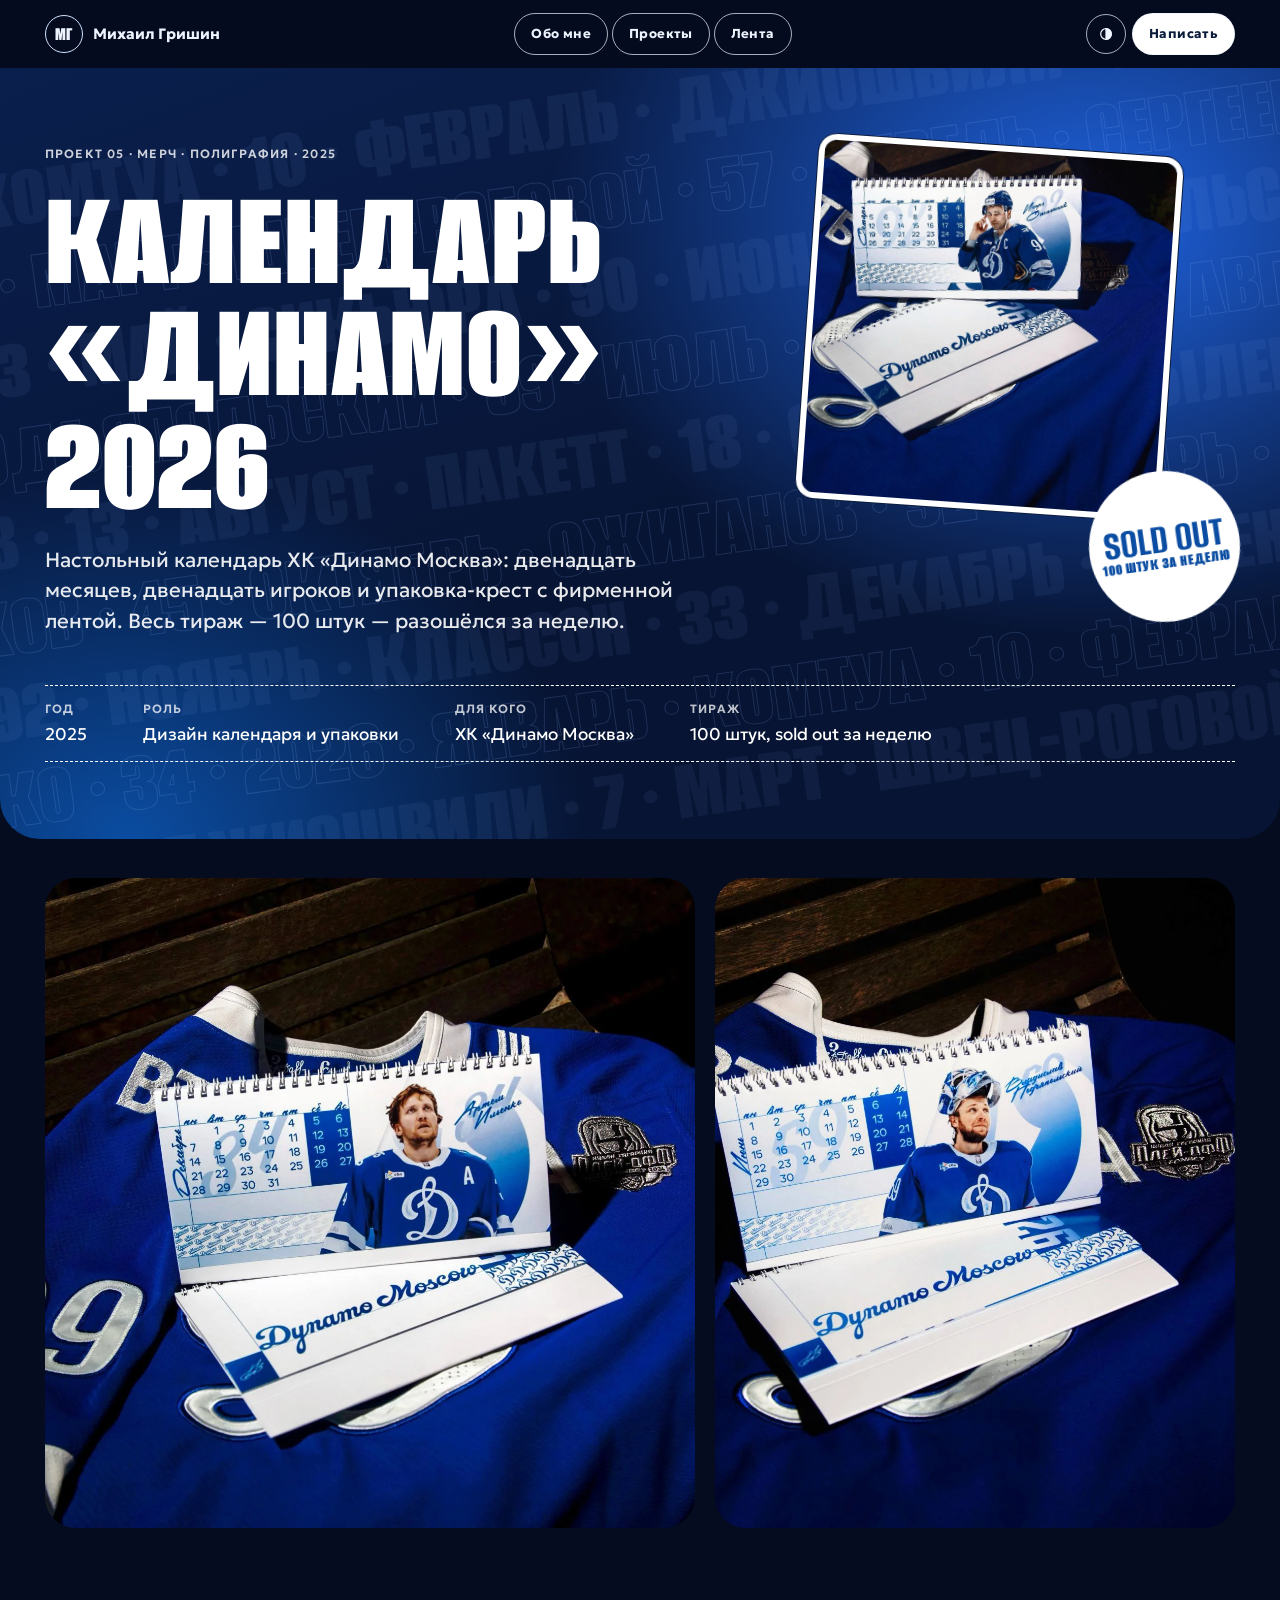
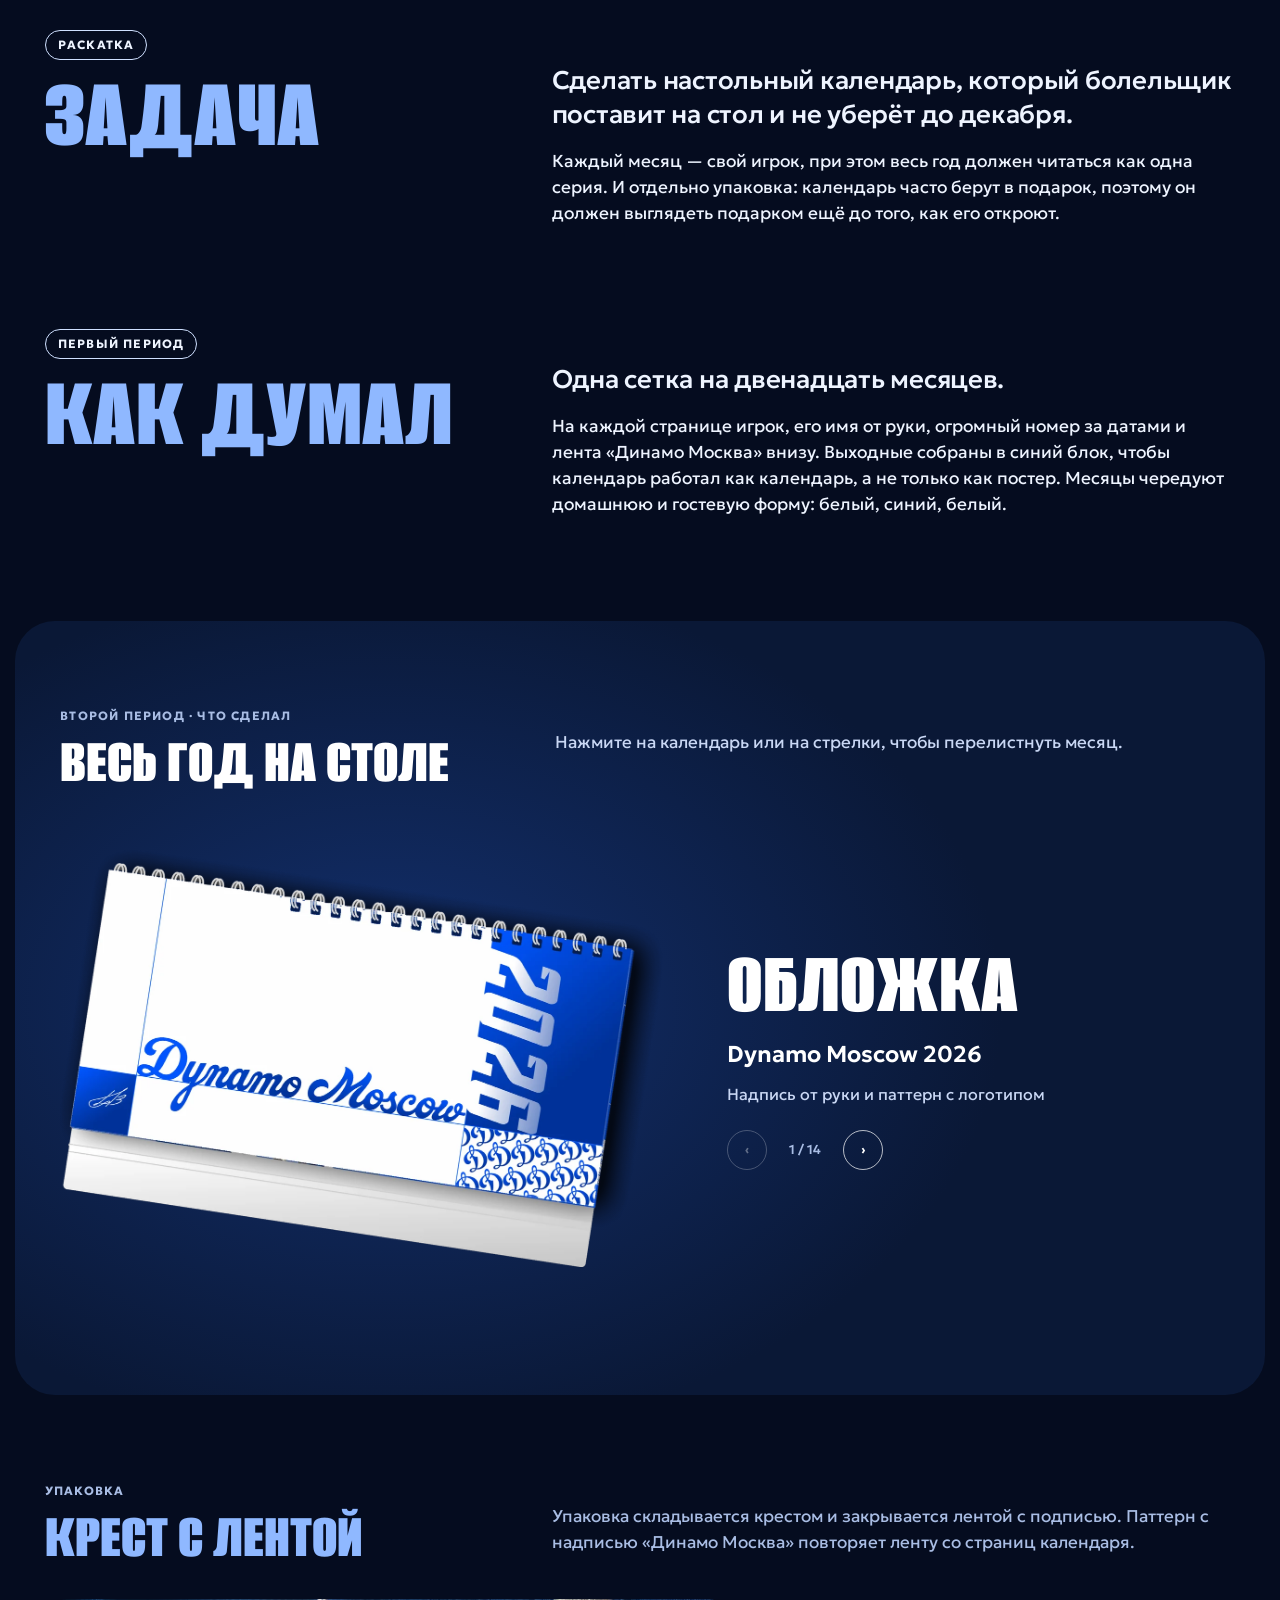
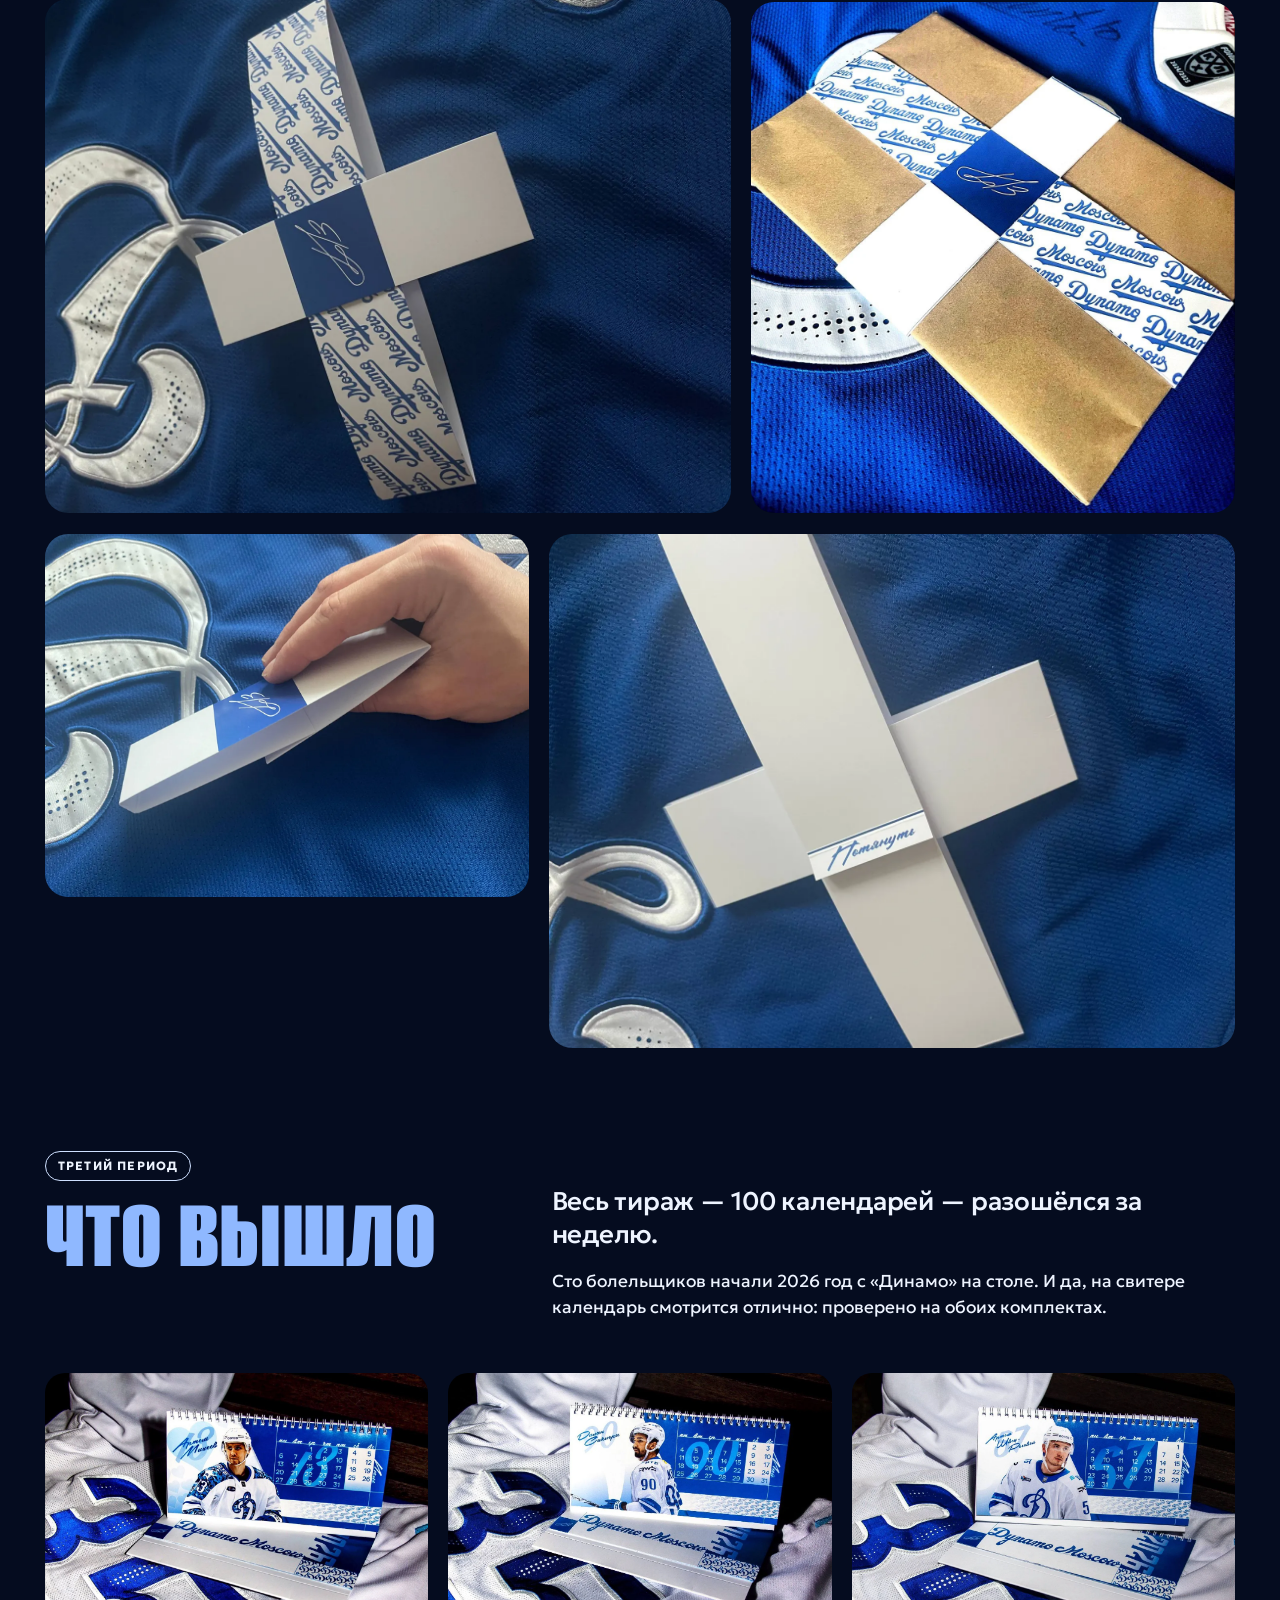
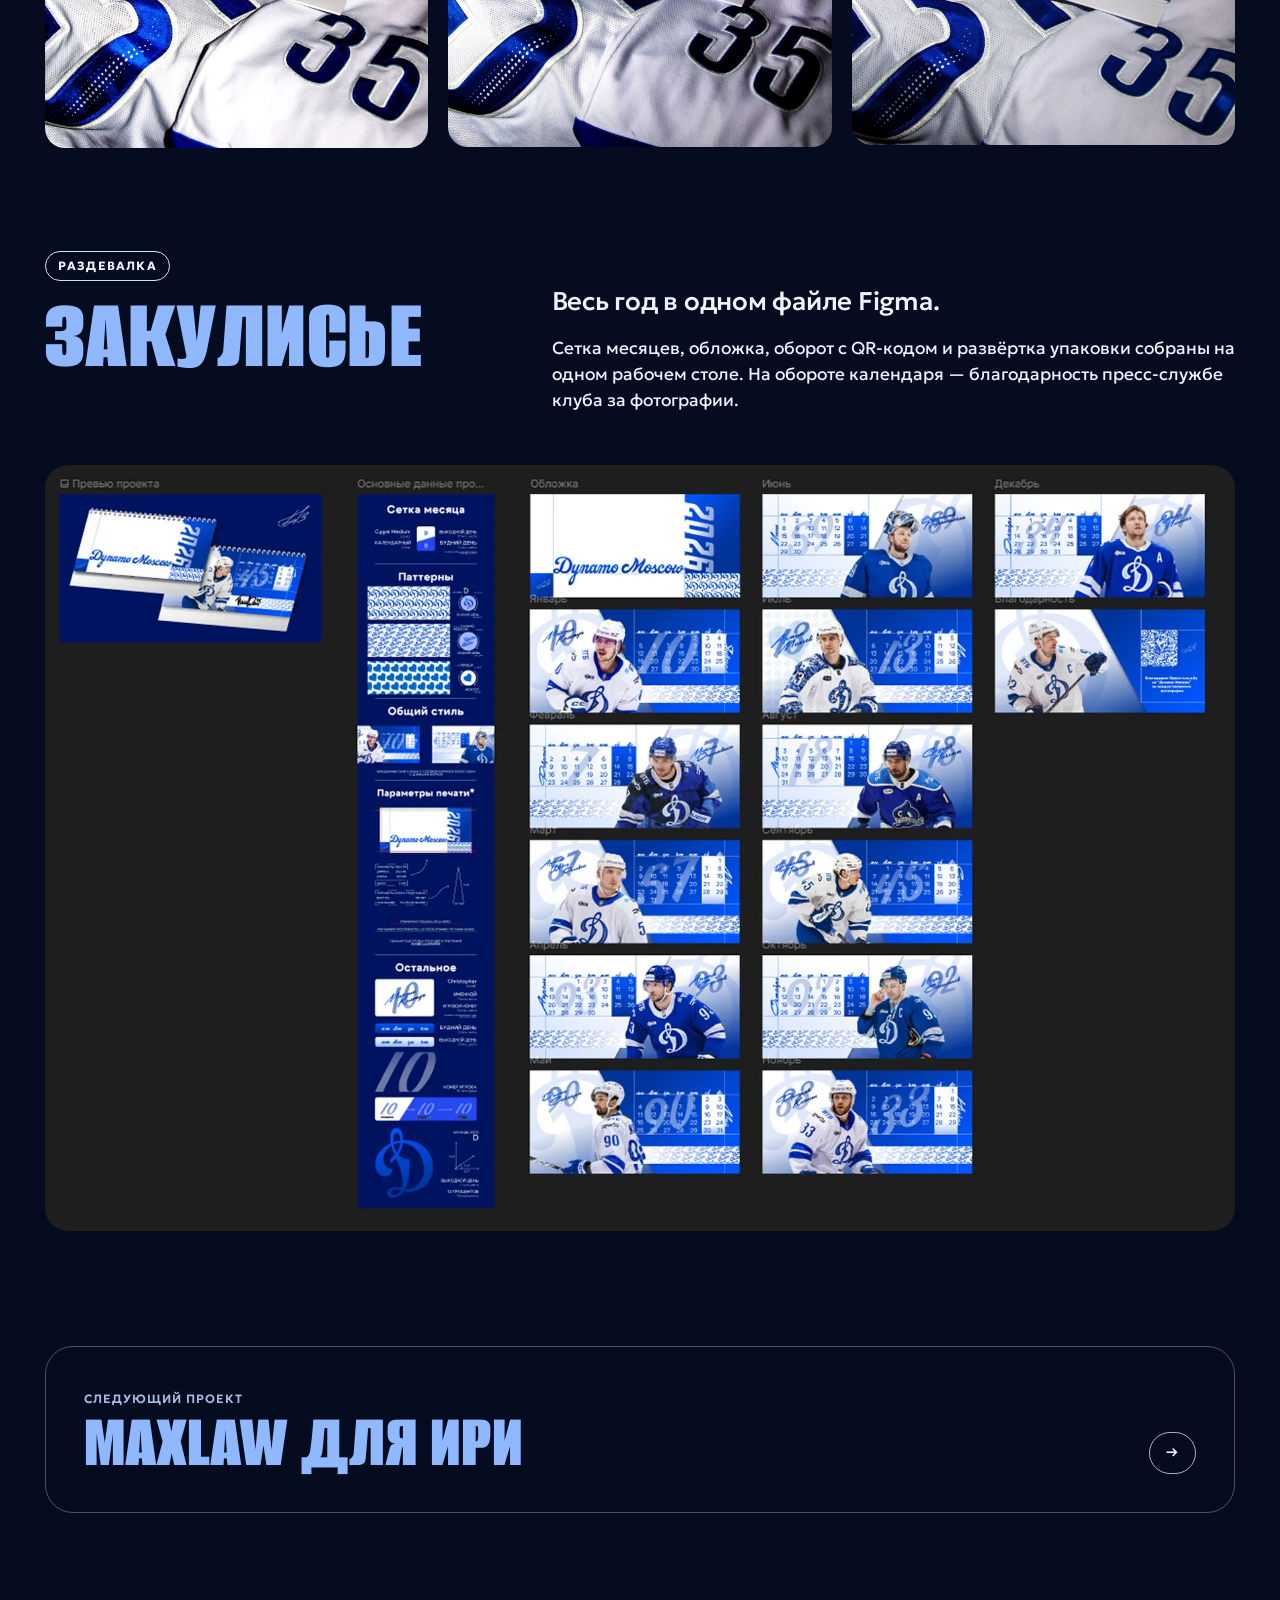
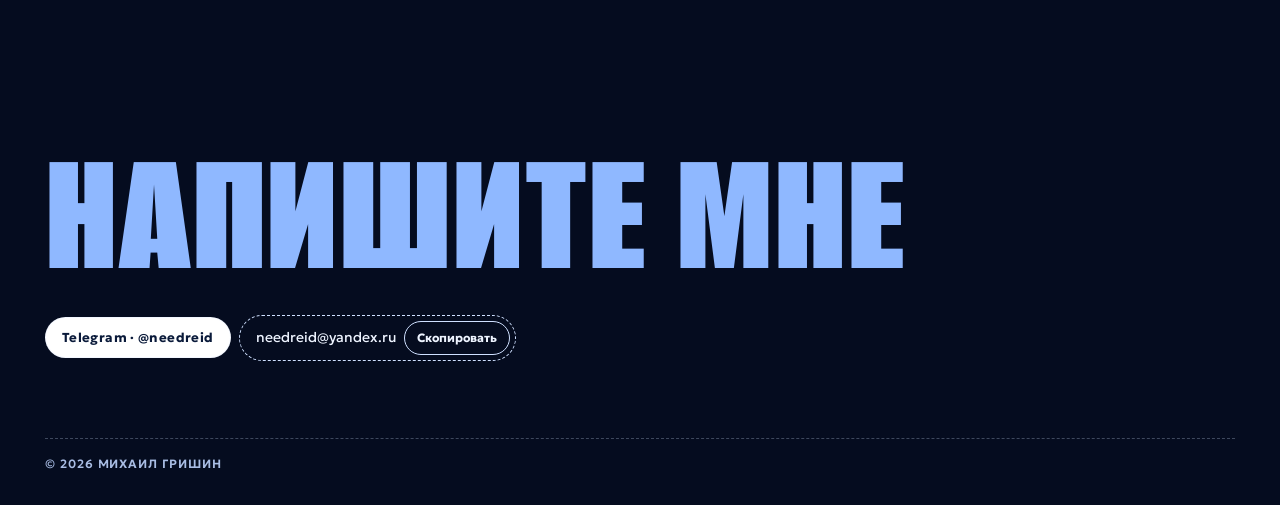
<file: projects/kalendar-2026.html>
<!doctype html>
<html lang="ru">
<head>
<meta charset="utf-8">
<meta name="viewport" content="width=device-width, initial-scale=1, viewport-fit=cover">
<title>Календарь «Динамо» 2026 — Михаил Гришин</title>
<meta name="description" content="Настольный календарь ХК «Динамо Москва» на 2026 год: 12 игроков, упаковка-крест. Весь тираж — 100 штук — разошёлся за неделю.">
<meta property="og:title" content="Календарь «Динамо» 2026 — Михаил Гришин">
<meta property="og:description" content="Настольный календарь «Динамо» 2026: 100 штук, sold out за неделю.">
<meta property="og:url" content="https://m1shkan.github.io/projects/kalendar-2026.html">
<link rel="canonical" href="https://m1shkan.github.io/projects/kalendar-2026.html">
<meta property="og:type" content="article">
<meta property="og:locale" content="ru_RU">
<meta property="og:image" content="https://m1shkan.github.io/assets/img/og/kalendar-2026.jpg">
<meta name="twitter:card" content="summary_large_image">
<link rel="icon" href="../assets/img/favicon.svg?v=2" type="image/svg+xml">
<link rel="icon" href="../assets/img/favicon-light.png?v=2" type="image/png" media="(prefers-color-scheme: light)">
<link rel="icon" href="../assets/img/favicon-dark.png?v=2" type="image/png" media="(prefers-color-scheme: dark)">
<link rel="apple-touch-icon" href="../assets/img/apple-touch-icon.png">
<meta name="theme-color" content="#071433">
<script>
  document.documentElement.classList.add("js");
  try { var t = localStorage.getItem("theme"); if (t === "light" || t === "dark") document.documentElement.dataset.theme = t; } catch (e) {}
</script>
<link rel="preconnect" href="https://fonts.googleapis.com">
<link rel="preconnect" href="https://fonts.gstatic.com" crossorigin>
<link rel="stylesheet" href="https://fonts.googleapis.com/css2?family=Alumni+Sans:wght@900&family=Geologica:wght@400..700&family=PT+Serif:ital@1&family=Press+Start+2P&display=swap">
<link rel="stylesheet" href="../assets/css/site.css?v=20261003">
<link rel="stylesheet" href="../assets/css/project.css?v=20261003">
<!-- Yandex.Metrika counter -->
<script type="text/javascript">
    (function(m,e,t,r,i,k,a){
        m[i]=m[i]||function(){(m[i].a=m[i].a||[]).push(arguments)};
        m[i].l=1*new Date();
        for (var j = 0; j < document.scripts.length; j++) {if (document.scripts[j].src === r) { return; }}
        k=e.createElement(t),a=e.getElementsByTagName(t)[0],k.async=1,k.src=r,a.parentNode.insertBefore(k,a)
    })(window, document,'script','https://mc.yandex.ru/metrika/tag.js?id=113673625', 'ym');

    ym(113673625, 'init', {ssr:true, webvisor:true, clickmap:true, ecommerce:"dataLayer", referrer: document.referrer, url: location.href, accurateTrackBounce:true, trackLinks:true});
</script>
<!-- /Yandex.Metrika counter -->
</head>
<body class="t-cal" data-base="../">
<noscript><div><img src="https://mc.yandex.ru/watch/113673625" style="position:absolute; left:-9999px;" alt="" /></div></noscript>
<a class="skip" href="#main">Перейти к содержанию</a>
<header class="nav">
  <div class="wrap">
    <a class="logo" href="../index.html"><b aria-hidden="true">МГ</b><span>Михаил Гришин</span></a>
    <nav aria-label="Разделы"><ul class="pills">
      <li><a class="pill" href="../index.html#about">Обо мне</a></li>
      <li><a class="pill" href="../index.html#album">Проекты</a></li>
      <li><a class="pill" href="../index.html#feed">Лента</a></li>
    </ul></nav>
    <div class="right">
      <button class="pill round" id="themeBtn" type="button" aria-label="Сменить тему"><svg viewBox="0 0 24 24" fill="none" stroke="currentColor" stroke-width="1.8" aria-hidden="true"><circle cx="12" cy="12" r="8"/><path d="M12 4a8 8 0 0 1 0 16Z" fill="currentColor"/></svg></button>
      <a class="pill pill--fill" href="https://t.me/needreid" target="_blank" rel="noopener">Написать</a>
    </div>
  </div>
</header>

<main id="main">
  <section class="proj-hero" aria-labelledby="h1">
    <div class="hero-mix" aria-hidden="true"><span class="hm-row f" style="--r:0">Январь · Комтуа · 10 · Февраль · Джиошвили · 7 · Март · Швец-Роговой · 57 · Апрель · Сергеев · 93 · Май · Сикьюра</span><span class="hm-row o" style="--r:1">Джиошвили · 7 · Март · Швец-Роговой · 57 · Апрель · Сергеев · 93 · Май · Сикьюра · 90 · Июнь · Подъяпольский · 59</span><span class="hm-row f" style="--r:2">57 · Апрель · Сергеев · 93 · Май · Сикьюра · 90 · Июнь · Подъяпольский · 59 · Июль · Михеев · 13 · Август</span><span class="hm-row o" style="--r:3">Май · Сикьюра · 90 · Июнь · Подъяпольский · 59 · Июль · Михеев · 13 · Август · Пакетт · 18 · Сентябрь · Пыленков</span><span class="hm-row f" style="--r:4">Подъяпольский · 59 · Июль · Михеев · 13 · Август · Пакетт · 18 · Сентябрь · Пыленков · 45 · Октябрь · Ожиганов · 92</span><span class="hm-row o" style="--r:5">13 · Август · Пакетт · 18 · Сентябрь · Пыленков · 45 · Октябрь · Ожиганов · 92 · Ноябрь · Классон · 33 · Декабрь</span><span class="hm-row f" style="--r:6">Сентябрь · Пыленков · 45 · Октябрь · Ожиганов · 92 · Ноябрь · Классон · 33 · Декабрь · Ильенко · 34 · 2026 · Январь</span><span class="hm-row o" style="--r:7">Ожиганов · 92 · Ноябрь · Классон · 33 · Декабрь · Ильенко · 34 · 2026 · Январь · Комтуа · 10 · Февраль · Джиошвили</span><span class="hm-row f" style="--r:8">33 · Декабрь · Ильенко · 34 · 2026 · Январь · Комтуа · 10 · Февраль · Джиошвили · 7 · Март · Швец-Роговой · 57</span></div>
    <div class="wrap">
      <div class="txt">
        <p class="kick">Проект 05 · Мерч · Полиграфия · 2025</p>
        <h1 id="h1" class="crush">Календарь «Динамо» 2026</h1>
        <p class="sum">Настольный календарь ХК «Динамо Москва»: двенадцать месяцев, двенадцать игроков и упаковка-крест с фирменной лентой. Весь тираж — 100 штук — разошёлся за неделю.</p>
      </div>
      <div class="art" aria-label="Наклейки проекта">
        <span class="st rect ph" data-drag style="--r:4deg;--k:0;left:6%;top:0;width:80%"><img src="../assets/img/cal/hq2.webp" width="1280" height="1280" alt="Календарь на октябре лежит на синем свитере «Динамо»"></span>
        <span class="st sc" data-drag style="--r:-8deg;--k:1;right:0;bottom:4%"><span class="score"><b style="font-size:clamp(34px,3.4vw,50px)">Sold out</b><small>100 штук за неделю</small></span></span>
      </div>
      <div class="meta-row"><div><b>Год</b><span>2025</span></div><div><b>Роль</b><span>Дизайн календаря и упаковки</span></div><div><b>Для кого</b><span>ХК «Динамо Москва»</span></div><div><b>Тираж</b><span>100 штук, sold out за неделю</span></div></div>
    </div>
  </section>
  <div class="wrap">
    <figure class="cal-dark rv">
      <img src="../assets/img/cal/hq3.webp" width="1280" height="1280" alt="Календарь на сентябре стоит на синем свитере «Динамо» в темноте" data-zoom="dark">
      <img src="../assets/img/cal/hq0.webp" width="1280" height="1280" alt="Календарь на июне стоит на синем свитере рядом с нашивкой" data-zoom="dark">
    </figure>

    <section class="chap" aria-labelledby="c1">
      <div class="chap-h"><span class="no">Раскатка</span><h2 id="c1" class="crush">Задача</h2></div>
      <div class="chap-b">
        <p class="lead rv">Сделать настольный календарь, который болельщик поставит на стол и не уберёт до декабря.</p>
        <p class="rv">Каждый месяц — свой игрок, при этом весь год должен читаться как одна серия. И отдельно упаковка: календарь часто берут в подарок, поэтому он должен выглядеть подарком ещё до того, как его откроют.</p></div>
    </section>
    <section class="chap" aria-labelledby="c2">
      <div class="chap-h"><span class="no">Первый период</span><h2 id="c2" class="crush">Как думал</h2></div>
      <div class="chap-b">
        <p class="lead rv">Одна сетка на двенадцать месяцев.</p>
        <p class="rv">На каждой странице игрок, его имя от руки, огромный номер за датами и лента «Динамо Москва» внизу. Выходные собраны в синий блок, чтобы календарь работал как календарь, а не только как постер. Месяцы чередуют домашнюю и гостевую форму: белый, синий, белый.</p></div>
    </section>
  </div>

  <section class="pband desk-band" aria-labelledby="desk-h">
    <div class="wrap">
      <div class="sub" style="padding-top:0"><h3 id="desk-h"><small>Второй период · Что сделал</small>Весь год на столе</h3><p>Нажмите на календарь или на стрелки, чтобы перелистнуть месяц.</p></div>
      <div class="desk2" id="desk2">
        <div class="dk-scene">
          <button class="dk-cal" type="button" aria-label="Следующий месяц"><span class="dk-stack"><img class="cp on" src="../assets/img/cal/mk00.webp" width="1300" height="899" alt="Обложка календаря"><img class="cp" src="../assets/img/cal/mk01.webp" width="1300" height="899" alt="Календарь, январь: Максим Комтуа" decoding="async"><img class="cp" src="../assets/img/cal/mk02.webp" width="1300" height="899" alt="Календарь, февраль: Максим Джиошвили" decoding="async"><img class="cp" src="../assets/img/cal/mk03.webp" width="1300" height="899" alt="Календарь, март: Артём Швец-Роговой" decoding="async"><img class="cp" src="../assets/img/cal/mk04.webp" width="1300" height="899" alt="Календарь, апрель: Артём Сергеев" decoding="async"><img class="cp" src="../assets/img/cal/mk05.webp" width="1300" height="899" alt="Календарь, май: Дилан Сикьюра" decoding="async"><img class="cp" src="../assets/img/cal/mk06.webp" width="1300" height="899" alt="Календарь, июнь: Владислав Подъяпольский" decoding="async"><img class="cp" src="../assets/img/cal/mk07.webp" width="1300" height="899" alt="Календарь, июль: Артём Михеев" decoding="async"><img class="cp" src="../assets/img/cal/mk08.webp" width="1300" height="899" alt="Календарь, август: Седрик Пакетт" decoding="async"><img class="cp" src="../assets/img/cal/mk09.webp" width="1300" height="899" alt="Календарь, сентябрь: Даниил Пыленков" decoding="async"><img class="cp" src="../assets/img/cal/mk10.webp" width="1300" height="899" alt="Календарь, октябрь: Игорь Ожиганов" decoding="async"><img class="cp" src="../assets/img/cal/mk11.webp" width="1300" height="899" alt="Календарь, ноябрь: Фредрик Классон" decoding="async"><img class="cp" src="../assets/img/cal/mk12.webp" width="1300" height="899" alt="Календарь, декабрь: Артём Ильенко" decoding="async"><img class="cp" src="../assets/img/cal/mk13.webp" width="1300" height="899" alt="Календарь, оборот: Спасибо пресс-службе" decoding="async"></span></button>
        </div>
        <div class="dk-info">
          <p class="dk-m" id="dkM" aria-live="polite">Обложка</p>
          <p class="dk-p" id="dkP">Dynamo Moscow 2026</p>
          <p class="dk-t"><span class="dk-n" id="dkN"></span><span id="dkT">Надпись от руки и паттерн с логотипом</span></p>
          <div class="dk-nav"><button class="pill round" type="button" data-dk="-1" aria-label="Предыдущий месяц">‹</button><span class="dk-c" id="dkC">1 / 14</span><button class="pill round" type="button" data-dk="1" aria-label="Следующий месяц">›</button></div>
        </div>
      </div>
    </div>
  </section>
  <script>window.CAL_PAGES=[{"m": "Обложка", "p": "Dynamo Moscow 2026", "n": "", "t": "Надпись от руки и паттерн с логотипом"}, {"m": "Январь", "p": "Максим Комтуа", "n": 10, "t": "Гостевая форма"}, {"m": "Февраль", "p": "Максим Джиошвили", "n": 7, "t": "Домашняя форма"}, {"m": "Март", "p": "Артём Швец-Роговой", "n": 57, "t": "Гостевая форма"}, {"m": "Апрель", "p": "Артём Сергеев", "n": 93, "t": "Домашняя форма"}, {"m": "Май", "p": "Дилан Сикьюра", "n": 90, "t": "Гостевая форма"}, {"m": "Июнь", "p": "Владислав Подъяпольский", "n": 59, "t": "Домашняя форма, вратарь"}, {"m": "Июль", "p": "Артём Михеев", "n": 13, "t": "Камуфляжная форма"}, {"m": "Август", "p": "Седрик Пакетт", "n": 18, "t": "Ретро-форма"}, {"m": "Сентябрь", "p": "Даниил Пыленков", "n": 45, "t": "Гостевая форма"}, {"m": "Октябрь", "p": "Игорь Ожиганов", "n": 92, "t": "Домашняя форма, капитан"}, {"m": "Ноябрь", "p": "Фредрик Классон", "n": 33, "t": "Гостевая форма"}, {"m": "Декабрь", "p": "Артём Ильенко", "n": 34, "t": "Домашняя форма"}, {"m": "Оборот", "p": "Спасибо пресс-службе", "n": "", "t": "QR-код и благодарность за фотографии"}];</script>

  <div class="wrap">
    <div class="sub"><h3 class="rv"><small>Упаковка</small>Крест с лентой</h3><p class="rv" style="--d:1">Упаковка складывается крестом и закрывается лентой с подписью. Паттерн с надписью «Динамо Москва» повторяет ленту со страниц календаря.</p></div>
    <div class="gg">
      <figure class="s7 rv"><img src="../assets/img/cal/pack-print.webp" width="1400" height="1050" alt="Упаковка-крест с паттерном «Динамо Москва» и синей лентой с подписью" loading="lazy" data-zoom="pack"></figure>
      <figure class="s5 end rv" style="--d:1"><img src="../assets/img/cal/hq6.webp" width="1212" height="1280" alt="Упаковка-крест на синем свитере «Динамо»" loading="lazy" data-zoom="pack"></figure>
      <figure class="s5 rv"><img src="../assets/img/cal/pack-hand.webp" width="1400" height="1050" alt="Рука открывает упаковку календаря" loading="lazy" data-zoom="pack"></figure>
      <figure class="s7 rv" style="--d:1"><img src="../assets/img/cal/pack-cross.webp" width="1400" height="1050" alt="Белая упаковка-крест с лентой" loading="lazy" data-zoom="pack"></figure>
    </div>
    <section class="chap" aria-labelledby="c4">
      <div class="chap-h"><span class="no">Третий период</span><h2 id="c4" class="crush">Что вышло</h2></div>
      <div class="chap-b">
        <p class="lead rv">Весь тираж — 100 календарей — разошёлся за неделю.</p>
        <p class="rv">Сто болельщиков начали 2026 год с «Динамо» на столе. И да, на свитере календарь смотрится отлично: проверено на обоих комплектах.</p></div>
    </section>
    <div class="gg dark-gal" style="margin-top:clamp(32px,4vw,56px)">
      <figure class="s4 rv"><img src="../assets/img/cal/hq1.webp" width="1280" height="1256" alt="Календарь на белом свитере с номером 35" loading="lazy" data-zoom="out"></figure>
      <figure class="s4 down rv" style="--d:1"><img src="../assets/img/cal/hq4.webp" width="1280" height="1251" alt="Календарь на белом свитере, страница с номером 90" loading="lazy" data-zoom="out"></figure>
      <figure class="s4 rv" style="--d:2"><img src="../assets/img/cal/hq5.webp" width="1280" height="1246" alt="Календарь на белом свитере, страница с номером 57" loading="lazy" data-zoom="out"></figure>
    </div>
    <section class="chap" aria-labelledby="c5">
      <div class="chap-h"><span class="no">Раздевалка</span><h2 id="c5" class="crush">Закулисье</h2></div>
      <div class="chap-b">
        <p class="lead rv">Весь год в одном файле Figma.</p>
        <p class="rv">Сетка месяцев, обложка, оборот с QR-кодом и развёртка упаковки собраны на одном рабочем столе. На обороте календаря — благодарность пресс-службе клуба за фотографии.</p></div>
    </section>
    <div class="gg" style="margin-top:clamp(32px,4vw,56px)">
      <figure class="s12 rv"><img src="../assets/img/cal/figma.webp" width="1800" height="1157" alt="Рабочий стол проекта в Figma: все месяцы, обложка и упаковка" loading="lazy" data-zoom></figure>
    </div>
  </div>
  <section class="sec">
    <div class="wrap">
      <a class="next" href="iri-maxlaw.html"><span><small>Следующий проект</small><strong>MAXLAW для ИРИ</strong></span><span class="pill" aria-hidden="true">→</span></a>
    </div>
  </section>
</main>
<footer class="foot" id="contacts">
  <div class="wrap">
    <h2 class="crush rv">Напишите мне</h2>
    <div class="row rv" style="--d:1">
      <a class="pill pill--fill" href="https://t.me/needreid" target="_blank" rel="noopener">Telegram · @needreid</a>
      <span class="mail"><span id="mailText">needreid@yandex.ru</span><button type="button" id="copyMail">Скопировать</button></span>
    </div>
    <div class="fine"><span>© 2026 Михаил Гришин</span></div>
  </div>
</footer>
<script src="../assets/js/main.js?v=20261003"></script>
<script src="../assets/js/cal.js?v=20261003"></script>
</body>
</html>
</file>
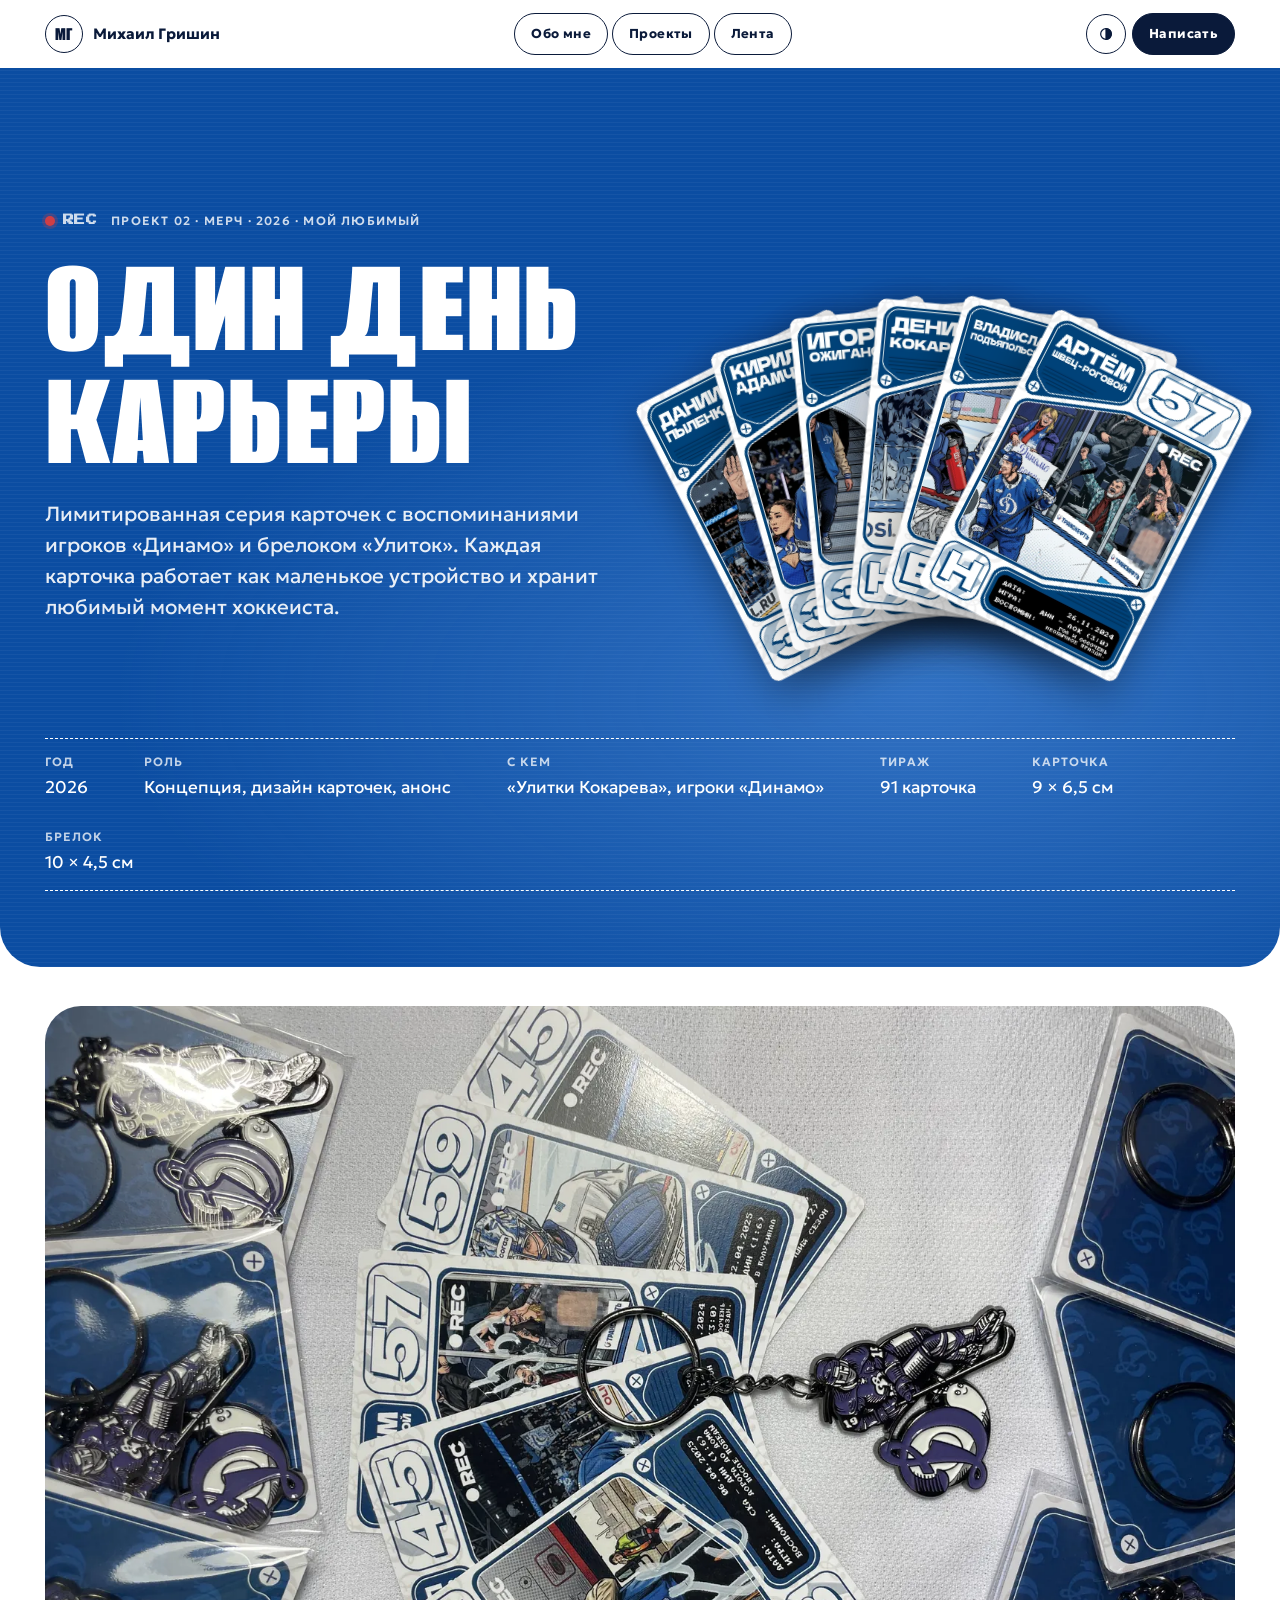
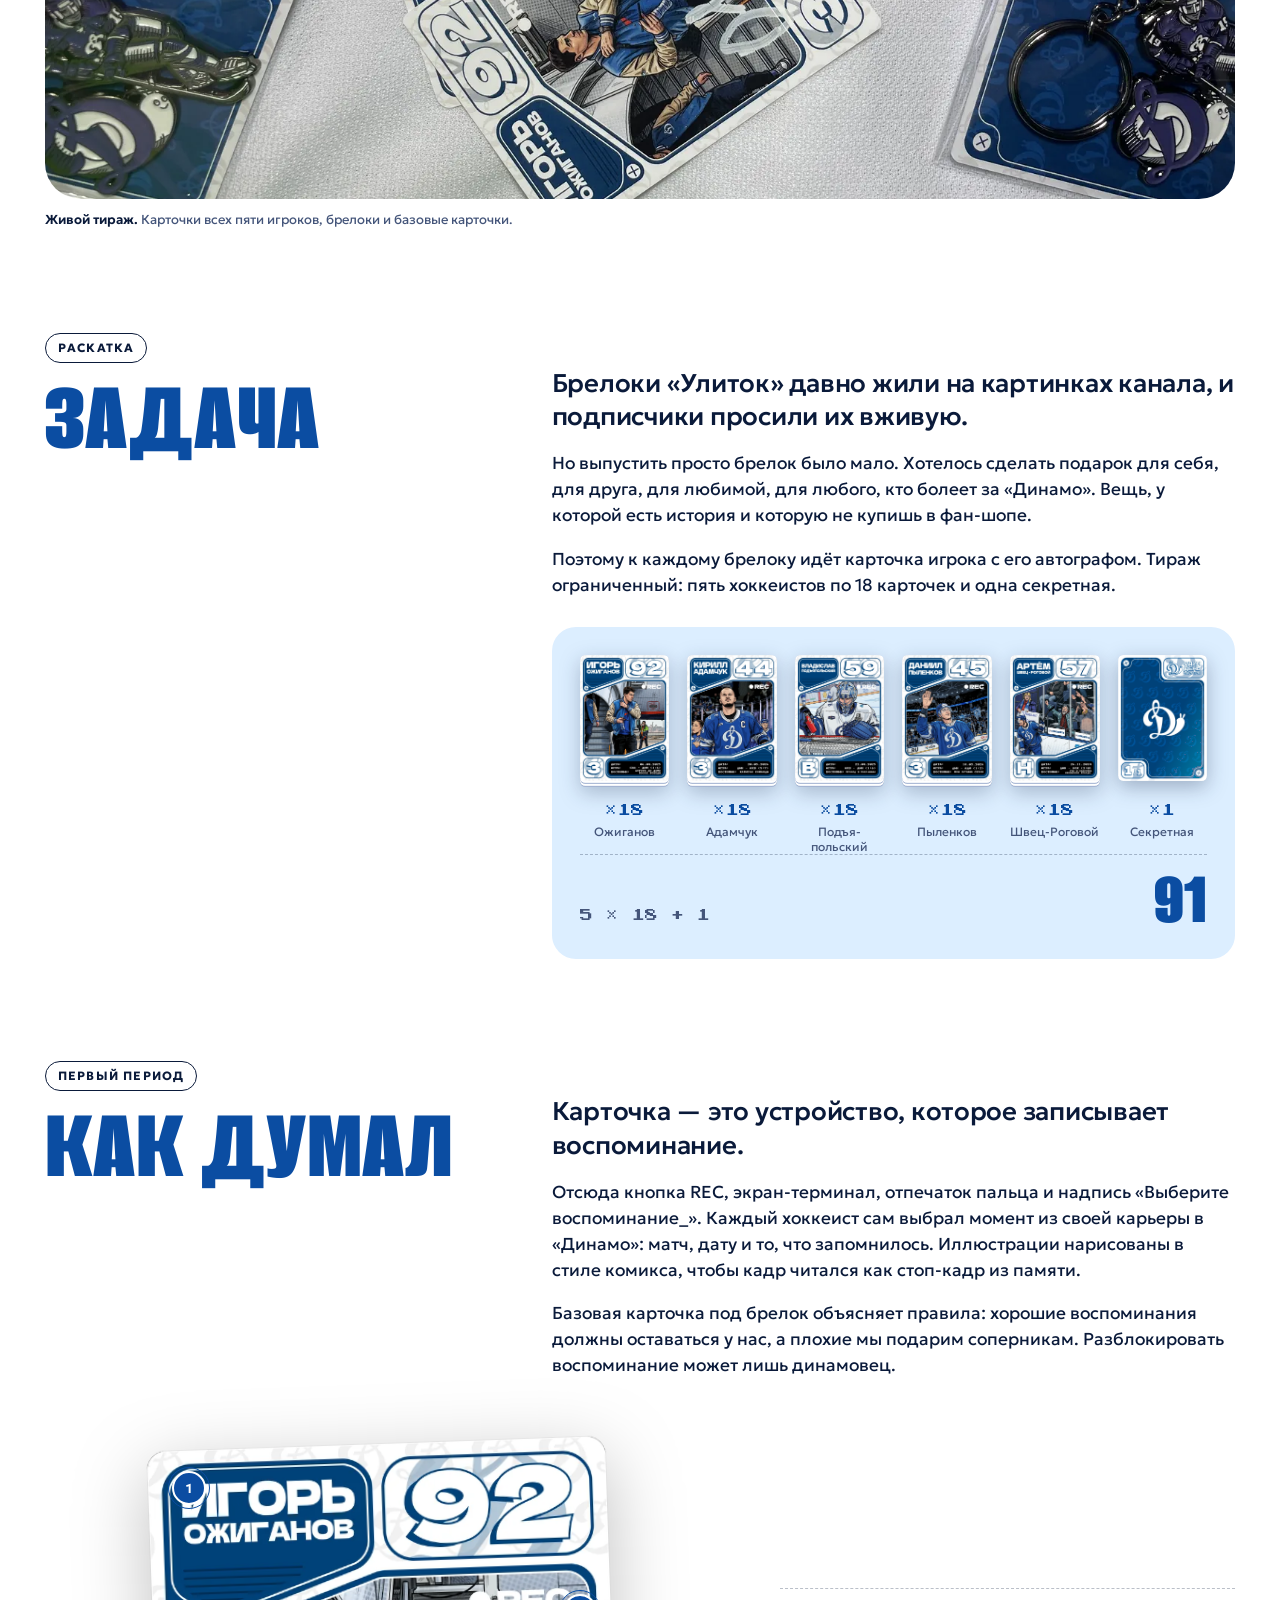
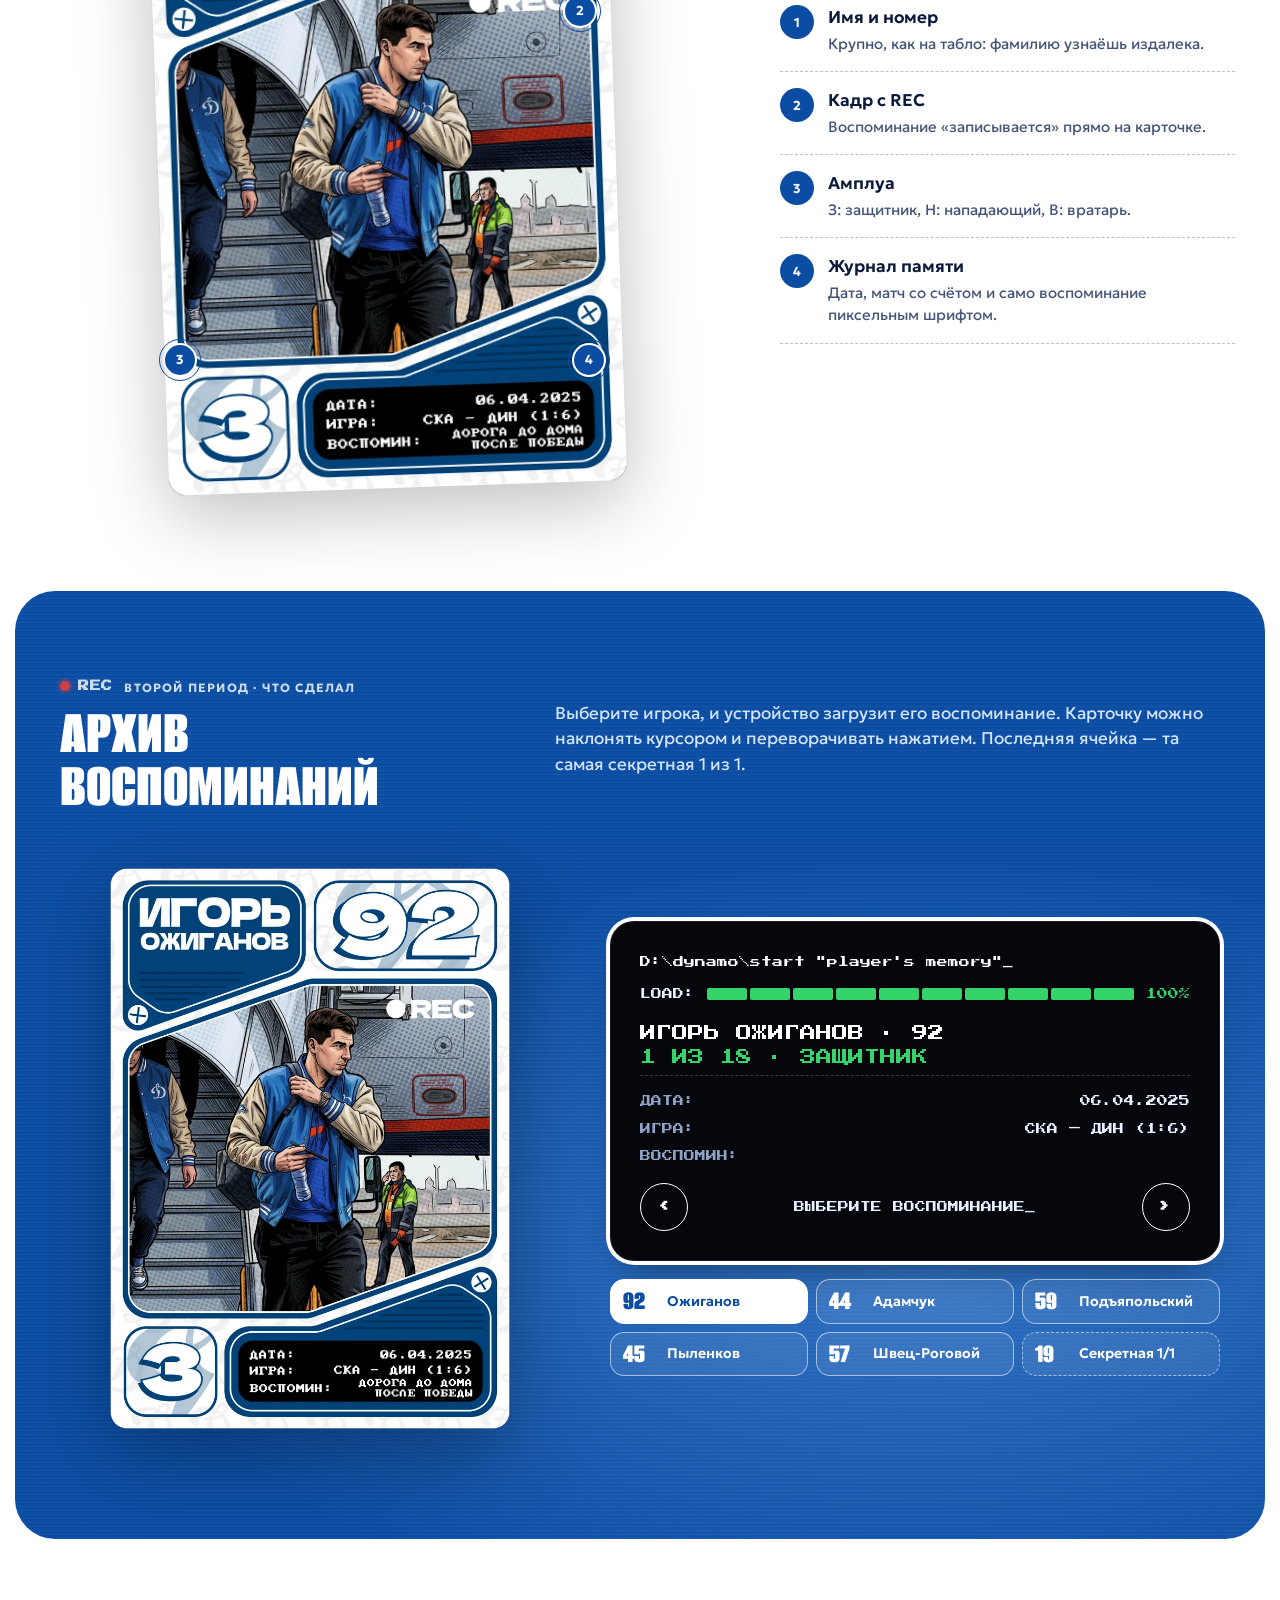
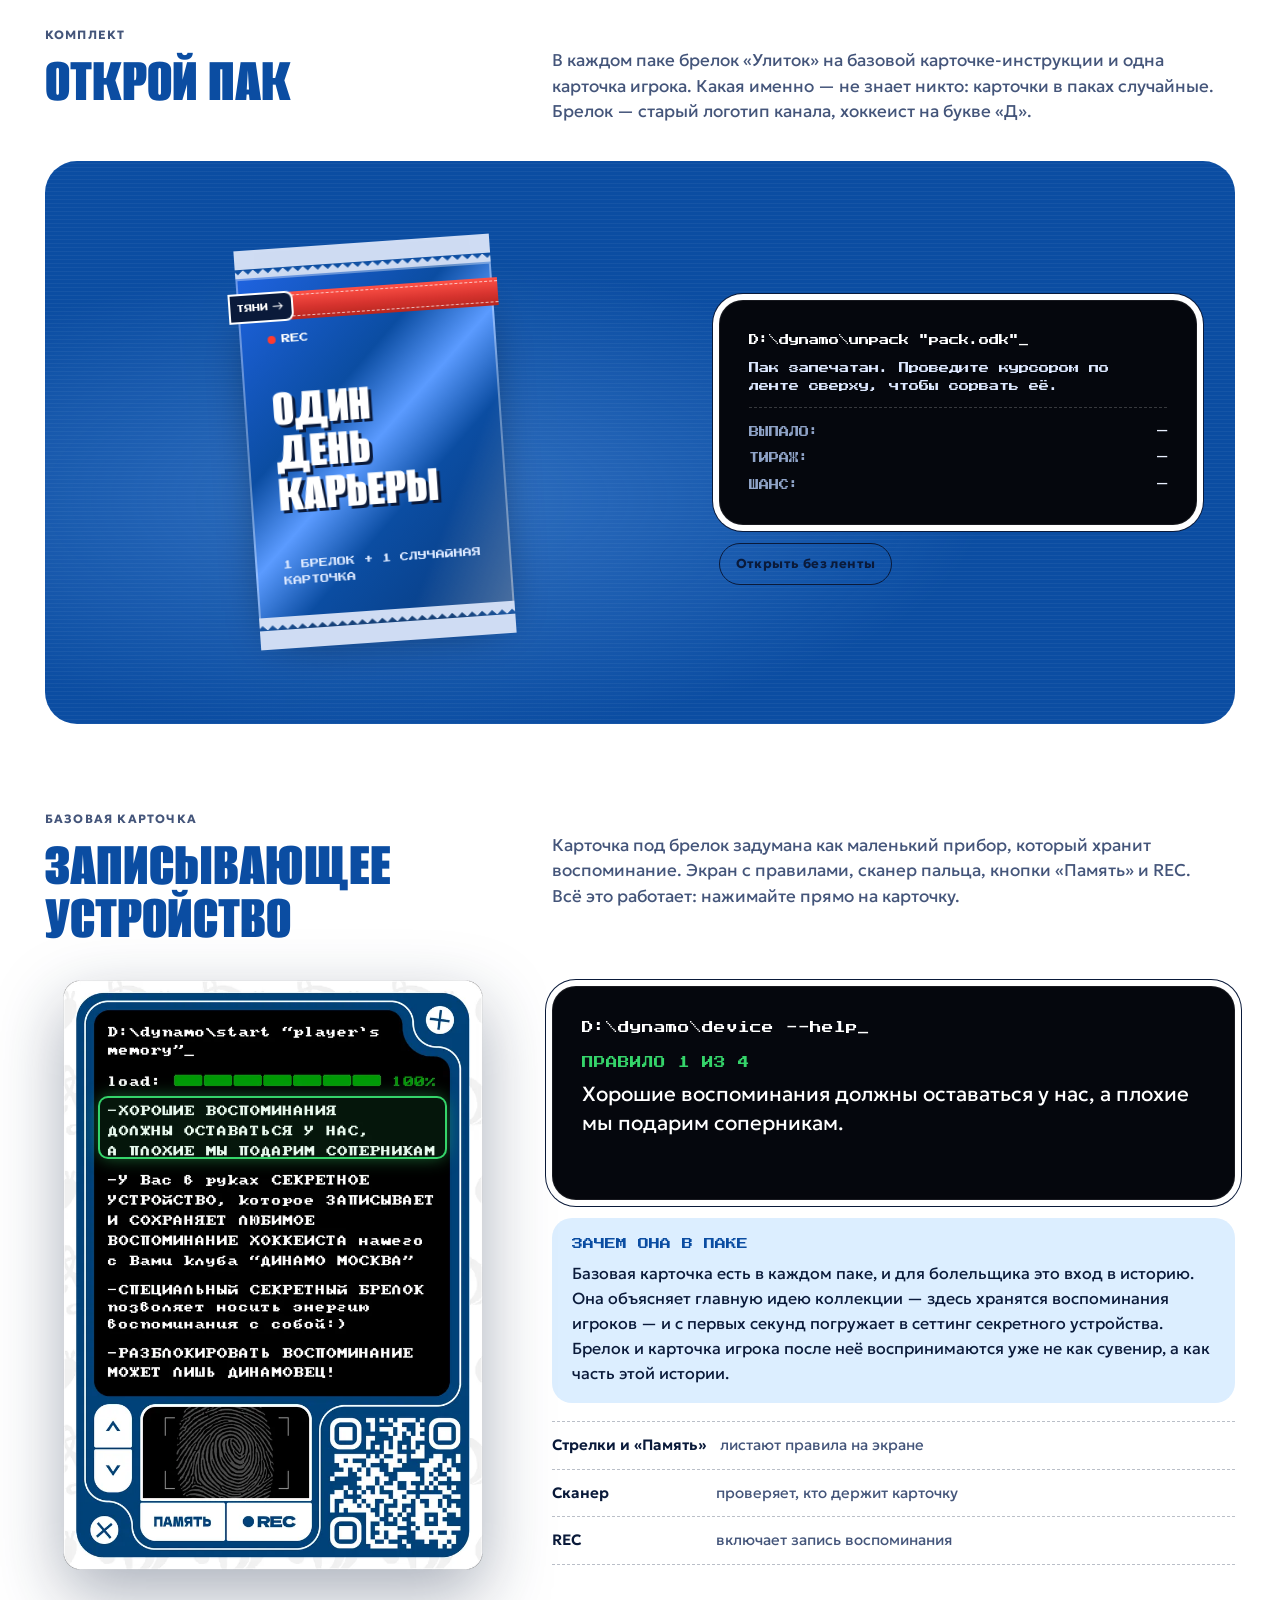
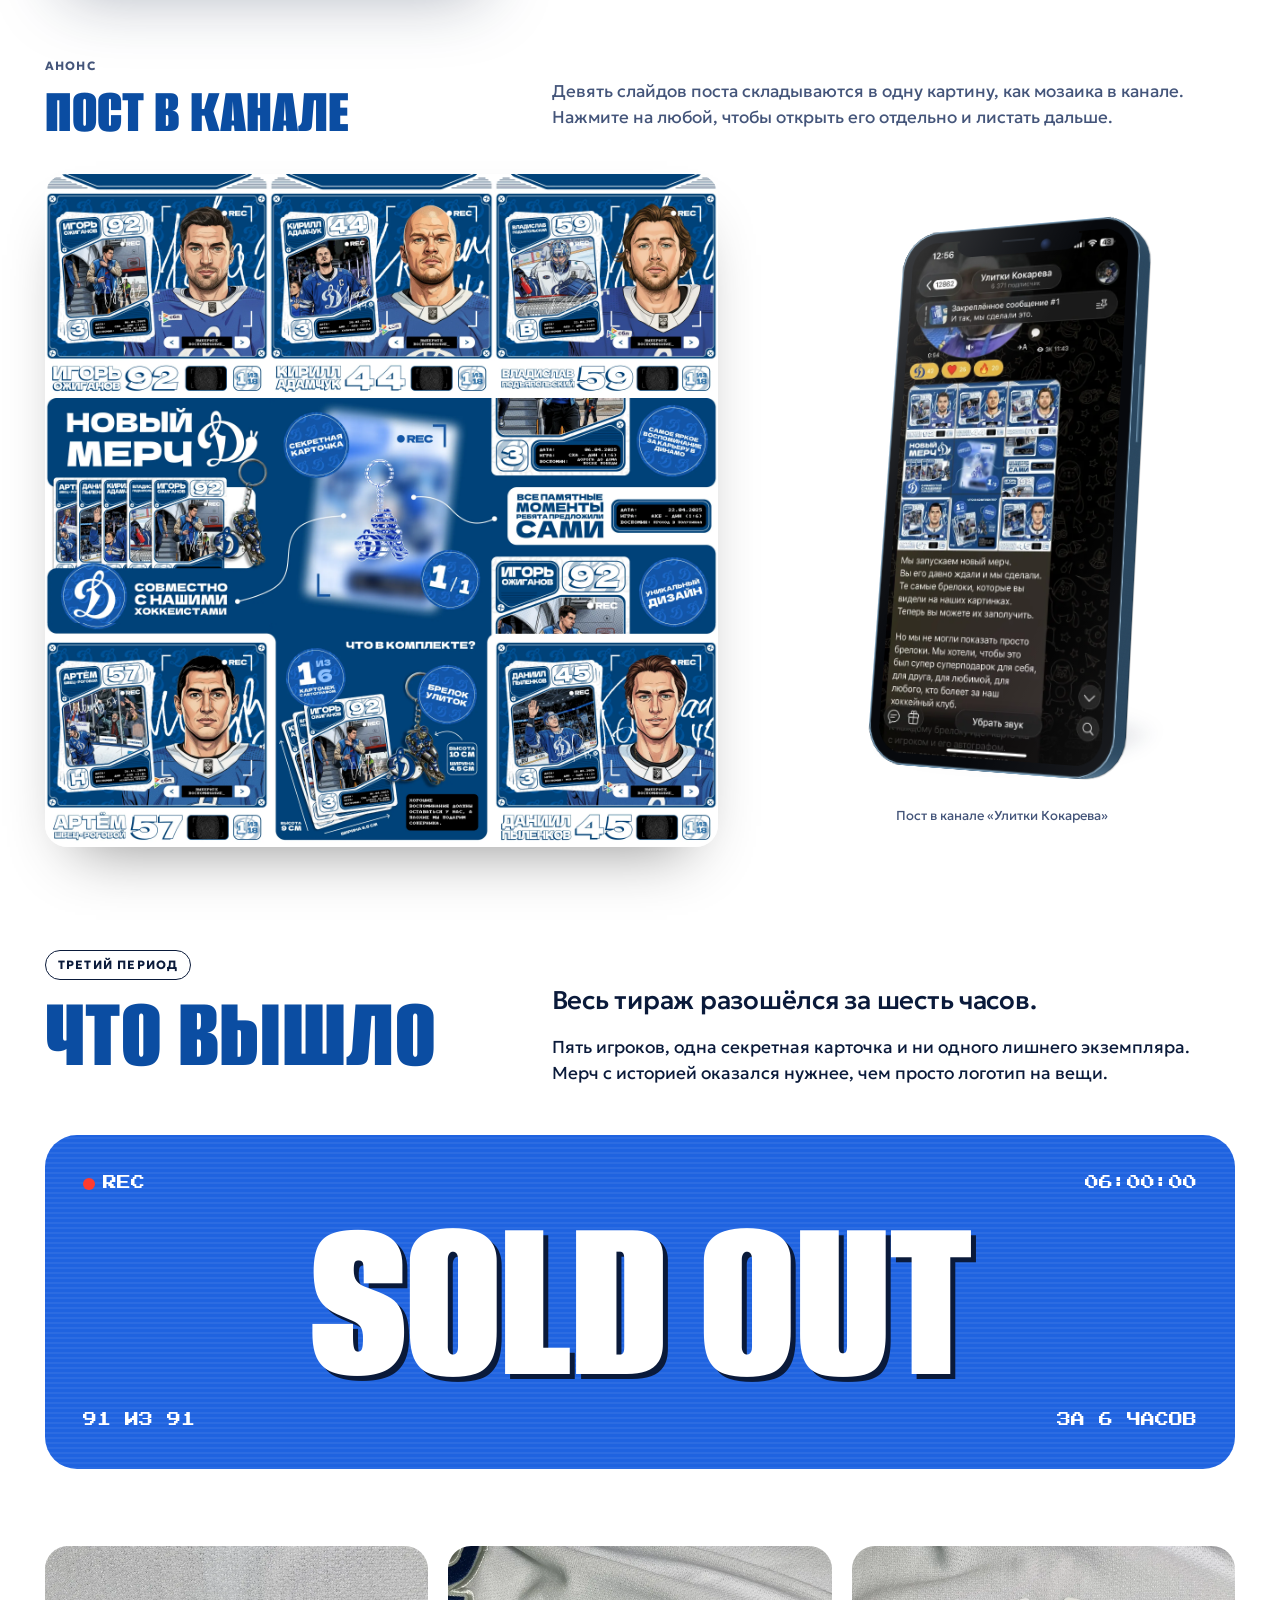
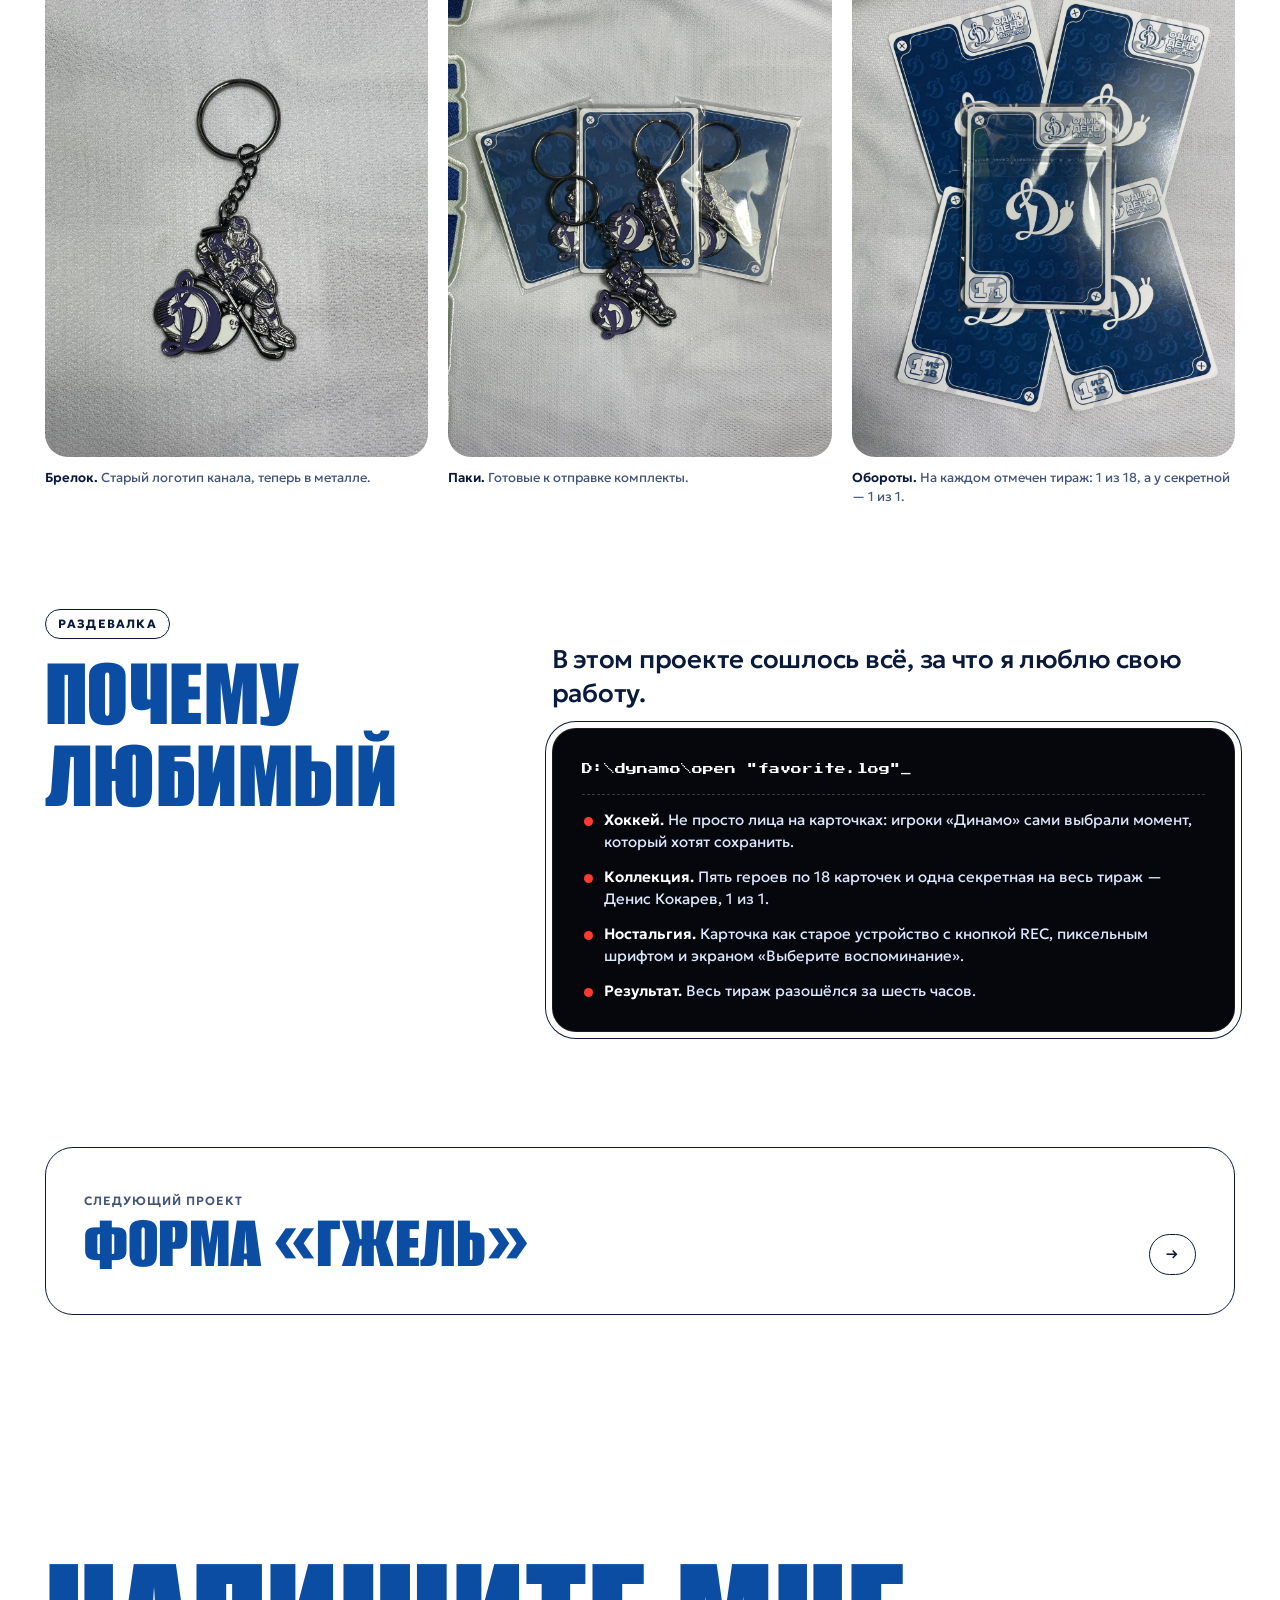
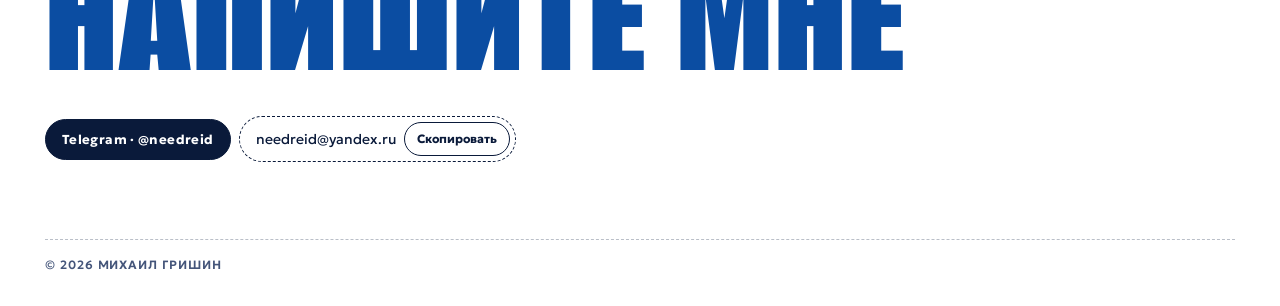
<file: projects/odin-den-karery.html>
<!doctype html>
<html lang="ru">
<head>
<meta charset="utf-8">
<meta name="viewport" content="width=device-width, initial-scale=1, viewport-fit=cover">
<title>Один день карьеры — Михаил Гришин</title>
<meta name="description" content="Лимитка из 91 карточки с воспоминаниями игроков «Динамо» и брелоком «Улиток». Разошлась за 6 часов.">
<meta property="og:title" content="Один день карьеры — Михаил Гришин">
<meta property="og:description" content="Карточки-«устройства», которые хранят любимое воспоминание хоккеиста. 91 штука, sold out за 6 часов.">
<meta property="og:url" content="https://m1shkan.github.io/projects/odin-den-karery.html">
<link rel="canonical" href="https://m1shkan.github.io/projects/odin-den-karery.html">
<meta property="og:type" content="article">
<meta property="og:locale" content="ru_RU">
<meta property="og:image" content="https://m1shkan.github.io/assets/img/og/odin-den-karery.jpg">
<meta name="twitter:card" content="summary_large_image">
<link rel="icon" href="../assets/img/favicon.svg?v=2" type="image/svg+xml">
<link rel="icon" href="../assets/img/favicon-light.png?v=2" type="image/png" media="(prefers-color-scheme: light)">
<link rel="icon" href="../assets/img/favicon-dark.png?v=2" type="image/png" media="(prefers-color-scheme: dark)">
<link rel="apple-touch-icon" href="../assets/img/apple-touch-icon.png">
<meta name="theme-color" content="#0b4da2">
<script>
  document.documentElement.classList.add("js");
  try { var t = localStorage.getItem("theme"); if (t === "light" || t === "dark") document.documentElement.dataset.theme = t; } catch (e) {}
</script>
<link rel="preconnect" href="https://fonts.googleapis.com">
<link rel="preconnect" href="https://fonts.gstatic.com" crossorigin>
<link rel="stylesheet" href="https://fonts.googleapis.com/css2?family=Alumni+Sans:wght@900&family=Geologica:wght@400..700&family=PT+Serif:ital@1&family=Press+Start+2P&display=swap">
<link rel="stylesheet" href="../assets/css/site.css?v=20261003">
<link rel="stylesheet" href="../assets/css/project.css?v=20261003">
<!-- Yandex.Metrika counter -->
<script type="text/javascript">
    (function(m,e,t,r,i,k,a){
        m[i]=m[i]||function(){(m[i].a=m[i].a||[]).push(arguments)};
        m[i].l=1*new Date();
        for (var j = 0; j < document.scripts.length; j++) {if (document.scripts[j].src === r) { return; }}
        k=e.createElement(t),a=e.getElementsByTagName(t)[0],k.async=1,k.src=r,a.parentNode.insertBefore(k,a)
    })(window, document,'script','https://mc.yandex.ru/metrika/tag.js?id=113673625', 'ym');

    ym(113673625, 'init', {ssr:true, webvisor:true, clickmap:true, ecommerce:"dataLayer", referrer: document.referrer, url: location.href, accurateTrackBounce:true, trackLinks:true});
</script>
<!-- /Yandex.Metrika counter -->
</head>
<body class="t-odk" data-base="../">
<noscript><div><img src="https://mc.yandex.ru/watch/113673625" style="position:absolute; left:-9999px;" alt="" /></div></noscript>
<a class="skip" href="#main">Перейти к содержанию</a>
<header class="nav">
  <div class="wrap">
    <a class="logo" href="../index.html"><b aria-hidden="true">МГ</b><span>Михаил Гришин</span></a>
    <nav aria-label="Разделы"><ul class="pills">
      <li><a class="pill" href="../index.html#about">Обо мне</a></li>
      <li><a class="pill" href="../index.html#album">Проекты</a></li>
      <li><a class="pill" href="../index.html#feed">Лента</a></li>
    </ul></nav>
    <div class="right">
      <button class="pill round" id="themeBtn" type="button" aria-label="Сменить тему"><svg viewBox="0 0 24 24" fill="none" stroke="currentColor" stroke-width="1.8" aria-hidden="true"><circle cx="12" cy="12" r="8"/><path d="M12 4a8 8 0 0 1 0 16Z" fill="currentColor"/></svg></button>
      <a class="pill pill--fill" href="https://t.me/needreid" target="_blank" rel="noopener">Написать</a>
    </div>
  </div>
</header>

<main id="main">
  <section class="proj-hero" aria-labelledby="h1">
    <div class="wrap">
      <div class="txt">
        <p class="kick"><span class="odk-rec" aria-hidden="true"><i></i>REC</span>Проект 02 · Мерч · 2026 · Мой любимый</p>
        <h1 id="h1" class="crush">Один день карьеры</h1>
        <p class="sum">Лимитированная серия карточек с воспоминаниями игроков «Динамо» и брелоком «Улиток». Каждая карточка работает как маленькое устройство и хранит любимый момент хоккеиста.</p>
      </div>
      <div class="art fan6" aria-label="Все шесть карточек серии">
        <button type="button" class="fc" style="--a:-27deg;--i:0" aria-label="Даниил Пыленков, 45"><img src="../assets/img/odk/card-pylenkov.webp" width="760" height="1067" alt=""></button>
        <button type="button" class="fc" style="--a:-16deg;--i:1" aria-label="Кирилл Адамчук, 44"><img src="../assets/img/odk/card-adamchuk.webp" width="760" height="1067" alt=""></button>
        <button type="button" class="fc" style="--a:-5.5deg;--i:2" aria-label="Игорь Ожиганов, 92"><img src="../assets/img/odk/card-ozhiganov.webp" width="760" height="1067" alt=""></button>
        <button type="button" class="fc" style="--a:5.5deg;--i:3" aria-label="Денис Кокарев, 19, секретная 1 из 1"><img src="../assets/img/odk/card-kokarev.webp" width="760" height="1067" alt=""></button>
        <button type="button" class="fc" style="--a:16deg;--i:4" aria-label="Владислав Подъяпольский, 59"><img src="../assets/img/odk/card-podyapolsky.webp" width="760" height="1067" alt=""></button>
        <button type="button" class="fc" style="--a:27deg;--i:5" aria-label="Артём Швец-Роговой, 57"><img src="../assets/img/odk/card-shvets.webp" width="760" height="1067" alt=""></button>
      </div>
      <div class="meta-row"><div><b>Год</b><span>2026</span></div><div><b>Роль</b><span>Концепция, дизайн карточек, анонс</span></div><div><b>С кем</b><span>«Улитки Кокарева», игроки «Динамо»</span></div><div><b>Тираж</b><span>91 карточка</span></div><div><b>Карточка</b><span>9 × 6,5 см</span></div><div><b>Брелок</b><span>10 × 4,5 см</span></div></div>
    </div>
  </section>

  <div class="wrap">
    <figure class="cover rv">
      <img src="../assets/img/odk/ph-spread.webp" width="1600" height="1200" alt="Карточки всех пяти игроков и брелоки «Улиток» разложены на белом свитере «Динамо»">
      <figcaption class="cap"><b>Живой тираж.</b> Карточки всех пяти игроков, брелоки и базовые карточки.</figcaption>
    </figure>

    <section class="chap" aria-labelledby="c1">
      <div class="chap-h"><span class="no">Раскатка</span><h2 id="c1" class="crush">Задача</h2></div>
      <div class="chap-b">
        <p class="lead rv">Брелоки «Улиток» давно жили на картинках канала, и подписчики просили их вживую.</p>
        <p class="rv">Но выпустить просто брелок было мало. Хотелось сделать подарок для себя, для друга, для любимой, для любого, кто болеет за «Динамо». Вещь, у которой есть история и которую не купишь в фан-шопе.</p>
        <p class="rv">Поэтому к каждому брелоку идёт карточка игрока с его автографом. Тираж ограниченный: пять хоккеистов по 18 карточек и одна секретная.</p>
        <div class="deck rv" role="img" aria-label="Тираж: пять стопок по 18 карточек и одна секретная карточка Дениса Кокарева, всего 91">
          <div class="deck-row">
            <figure class="stack" style="--i:0"><span class="pile"><img src="../assets/img/odk/card-ozhiganov.webp" width="760" height="1067" alt="" loading="lazy"></span><figcaption><b>×18</b><span>Ожиганов</span></figcaption></figure>
            <figure class="stack" style="--i:1"><span class="pile"><img src="../assets/img/odk/card-adamchuk.webp" width="760" height="1067" alt="" loading="lazy"></span><figcaption><b>×18</b><span>Адамчук</span></figcaption></figure>
            <figure class="stack" style="--i:2"><span class="pile"><img src="../assets/img/odk/card-podyapolsky.webp" width="760" height="1067" alt="" loading="lazy"></span><figcaption><b>×18</b><span>Подъя&shy;польский</span></figcaption></figure>
            <figure class="stack" style="--i:3"><span class="pile"><img src="../assets/img/odk/card-pylenkov.webp" width="760" height="1067" alt="" loading="lazy"></span><figcaption><b>×18</b><span>Пыленков</span></figcaption></figure>
            <figure class="stack" style="--i:4"><span class="pile"><img src="../assets/img/odk/card-shvets.webp" width="760" height="1067" alt="" loading="lazy"></span><figcaption><b>×18</b><span>Швец-<wbr>Роговой</span></figcaption></figure>
            <figure class="stack one" style="--i:5"><span class="pile"><img src="../assets/img/odk/back-secret.webp" width="760" height="1067" alt="" loading="lazy"></span><figcaption><b>×1</b><span>Секретная</span></figcaption></figure>
          </div>
          <p class="deck-sum"><span>5 × 18 + 1</span><b>91</b></p>
        </div>
      </div>
    </section>

    <section class="chap" aria-labelledby="c2">
      <div class="chap-h"><span class="no">Первый период</span><h2 id="c2" class="crush">Как думал</h2></div>
      <div class="chap-b">
        <p class="lead rv">Карточка — это устройство, которое записывает воспоминание.</p>
        <p class="rv">Отсюда кнопка REC, экран-терминал, отпечаток пальца и надпись «Выберите воспоминание_». Каждый хоккеист сам выбрал момент из своей карьеры в «Динамо»: матч, дату и то, что запомнилось. Иллюстрации нарисованы в стиле комикса, чтобы кадр читался как стоп-кадр из памяти.</p>
        <p class="rv">Базовая карточка под брелок объясняет правила: хорошие воспоминания должны оставаться у нас, а плохие мы подарим соперникам. Разблокировать воспоминание может лишь динамовец.</p>
      </div>
    </section>

    <div class="annot">
      <figure class="pic rv" style="max-width:460px;justify-self:center">
        <img src="../assets/img/odk/card-ozhiganov.webp" width="760" height="1067" alt="Карточка Игоря Ожиганова крупно" style="filter:drop-shadow(0 20px 36px rgba(0,0,0,.25));transform:rotate(-2deg)" loading="lazy">
        <span class="dot" style="--x:7%;--y:7%;--k:0" aria-hidden="true">1</span>
        <span class="dot" style="--x:92%;--y:26%;--k:1" aria-hidden="true">2</span>
        <span class="dot" style="--x:5%;--y:80%;--k:2" aria-hidden="true">3</span>
        <span class="dot" style="--x:94%;--y:80%;--k:3" aria-hidden="true">4</span>
      </figure>
      <ol class="rv" style="--d:1">
        <li><span aria-hidden="true">1</span><div><b>Имя и номер</b><p>Крупно, как на табло: фамилию узнаёшь издалека.</p></div></li>
        <li><span aria-hidden="true">2</span><div><b>Кадр с REC</b><p>Воспоминание «записывается» прямо на карточке.</p></div></li>
        <li><span aria-hidden="true">3</span><div><b>Амплуа</b><p>З: защитник, Н: нападающий, В: вратарь.</p></div></li>
        <li><span aria-hidden="true">4</span><div><b>Журнал памяти</b><p>Дата, матч со счётом и само воспоминание пиксельным шрифтом.</p></div></li>
      </ol>
    </div>
  </div>

  <section class="pband scan" aria-labelledby="arch-h">
    <div class="wrap">
      <div class="sub" style="padding-top:0"><h3 id="arch-h"><small><span class="odk-rec" aria-hidden="true" style="margin-right:12px"><i></i>REC</span>Второй период · Что сделал</small>Архив воспоминаний</h3><p class="arch-note">Выберите игрока, и устройство загрузит его воспоминание. Карточку можно наклонять курсором и переворачивать нажатием. Последняя ячейка — та самая секретная 1 из 1.</p></div>
      <div class="memp" id="memp">
        <div class="stage">
          <button class="card3d" type="button" aria-pressed="false" aria-label="Перевернуть карточку">
            <span class="inner"><span class="face front"><img src="../assets/img/odk/card-ozhiganov.webp" width="760" height="1067" alt="Карточка «Игорь Ожиганов, 92»"></span><span class="face back"><img src="../assets/img/odk/back.webp" width="760" height="1067" alt="Оборот карточки: логотип «Улиток» и номер экземпляра"></span></span>
          </button>
        </div>
        <div>
          <div class="term" aria-live="polite">
            <div class="cmd">D:\dynamo\start "player's memory"</div>
            <div class="load"><span>load:</span><span class="bar" aria-hidden="true"></span><span class="pct">100%</span></div>
            <div class="who"><span data-o="who">Игорь Ожиганов · 92</span><b data-o="run">1 из 18 · Защитник</b></div>
            <dl><dt>Дата:</dt><dd data-o="date">06.04.2025</dd><dt>Игра:</dt><dd data-o="game">СКА — Дин (1:6)</dd><dt>Воспомин:</dt><dd data-o="mem">Дорога до дома после победы</dd></dl>
            <div class="load" style="margin:16px 0 0;grid-template-columns:auto 1fr auto"><button class="pill pill--white" type="button" data-step="prev" aria-label="Предыдущее воспоминание">‹</button><span style="text-align:center">Выберите воспоминание_</span><button class="pill pill--white" type="button" data-step="next" aria-label="Следующее воспоминание">›</button></div>
          </div>
          <ul class="roster" aria-label="Игроки"></ul>
        </div>
      </div>
    </div>
  </section>

  <div class="wrap">
    <div class="sub"><h3 class="rv"><small>Комплект</small>Открой пак</h3><p class="rv" style="--d:1">В каждом паке брелок «Улиток» на базовой карточке-инструкции и одна карточка игрока. Какая именно — не знает никто: карточки в паках случайные. Брелок — старый логотип канала, хоккеист на букве «Д».</p></div>
    <div class="unpack" id="unpack">
      <div class="up-stage">
        <div class="pack" aria-hidden="true" title="Проведите по ленте, чтобы вскрыть пак">
          <span class="pk-top"></span>
          <span class="pk-strip"><span class="pk-tape"></span><span class="pk-peel"></span><span class="pk-tab">Тяни</span></span>
          <span class="pk-body">
            <span class="pk-rec"><i></i>REC</span>
            <span class="pk-title">Один<br>день<br>карьеры</span>
            <span class="pk-note">1 брелок + 1 случайная карточка</span>
          </span>
          <span class="pk-bot"></span>
        </div>
        <div class="up-items" aria-live="polite">
          <figure class="up-base"><img src="../assets/img/odk/base-back.webp" width="760" height="1067" alt="Базовая карточка с брелоком «Улиток»" loading="lazy"></figure>
          <figure class="up-card"><span class="uc-inner"><span class="uc-face uc-back"><img src="../assets/img/odk/back.webp" width="760" height="1067" alt="" loading="lazy"></span><span class="uc-face uc-front"><img src="../assets/img/odk/card-ozhiganov.webp" width="760" height="1067" alt="" loading="lazy"></span></span></figure>
        </div>
      </div>
      <div class="up-side">
        <div class="term up-term">
          <div class="cmd">D:\dynamo\unpack "pack.odk"</div>
          <p class="up-log" id="upLog">Пак запечатан. Проведите курсором по ленте сверху, чтобы сорвать её.</p>
          <dl><dt>Выпало:</dt><dd id="upWho">—</dd><dt>Тираж:</dt><dd id="upRun">—</dd><dt>Шанс:</dt><dd id="upOdds">—</dd></dl>
        </div>
        <div class="up-btns"><button class="pill" type="button" id="upBtn">Открыть без ленты</button><span class="up-count" id="upCount" aria-live="polite"></span></div>
      </div>
    </div>

    <div class="sub"><h3 class="rv"><small>Базовая карточка</small>Записывающее устройство</h3><p class="rv" style="--d:1">Карточка под брелок задумана как маленький прибор, который хранит воспоминание. Экран с правилами, сканер пальца, кнопки «Память» и REC. Всё это работает: нажимайте прямо на карточку.</p></div>
    <div class="device-wrap">
      <div class="device rv" id="device">
        <img src="../assets/img/odk/base-front.webp" width="760" height="1067" alt="Базовая карточка: экран с правилами, сканер отпечатка, кнопки «Память» и REC, стрелки и QR-код">
        <span class="dv-hl" aria-hidden="true"></span>
        <span class="dv-scan" aria-hidden="true"><i></i></span>
        <span class="dv-ok" aria-hidden="true">Доступ: динамовец</span>
        <span class="dv-rec" aria-hidden="true"></span>
        <button type="button" class="dv-b up" data-act="prev" aria-label="Предыдущее правило"></button>
        <button type="button" class="dv-b down" data-act="next" aria-label="Следующее правило"></button>
        <button type="button" class="dv-b finger" data-act="scan" aria-label="Приложить палец к сканеру"></button>
        <button type="button" class="dv-b mem" data-act="next" aria-label="Кнопка «Память»: следующее правило"></button>
        <button type="button" class="dv-b recb" data-act="rec" aria-label="Кнопка REC: запись"></button>
      </div>
      <div class="dv-side">
        <div class="term dv-term">
          <div class="cmd">D:\dynamo\device --help</div>
          <p class="dv-step" id="dvStep">Правило 1 из 4</p>
          <p class="dv-text" id="dvText" aria-live="polite">Хорошие воспоминания должны оставаться у нас, а плохие мы подарим соперникам.</p>
        </div>
        <div class="dv-why">
          <p class="dv-why-h">Зачем она в паке</p>
          <p>Базовая карточка есть в каждом паке, и для болельщика это вход в историю. Она объясняет главную идею коллекции — здесь хранятся воспоминания игроков — и с первых секунд погружает в сеттинг секретного устройства. Брелок и карточка игрока после неё воспринимаются уже не как сувенир, а как часть этой истории.</p>
        </div>
        <ul class="dv-legend">
          <li><b>Стрелки и «Память»</b><span>листают правила на экране</span></li>
          <li><b>Сканер</b><span>проверяет, кто держит карточку</span></li>
          <li><b>REC</b><span>включает запись воспоминания</span></li>
        </ul>
      </div>
    </div>

    <div class="sub"><h3 class="rv"><small>Анонс</small>Пост в канале</h3><p class="rv" style="--d:1">Девять слайдов поста складываются в одну картину, как мозаика в канале. Нажмите на любой, чтобы открыть его отдельно и листать дальше.</p></div>
    <div class="launch">
      <div class="album rv" aria-label="Пост из девяти слайдов"><img src="../assets/img/odk/post-5.webp" width="1000" height="1000" alt="Слайд поста: Карточка Игоря Ожиганова, 92" loading="lazy" data-zoom="post" data-i="0"><img src="../assets/img/odk/post-4.webp" width="1000" height="1000" alt="Слайд поста: Карточка Кирилла Адамчука, 44" loading="lazy" data-zoom="post" data-i="1"><img src="../assets/img/odk/post-6.webp" width="1000" height="1000" alt="Слайд поста: Карточка Владислава Подъяпольского, 59" loading="lazy" data-zoom="post" data-i="2"><img src="../assets/img/odk/post-2.webp" width="1000" height="1000" alt="Слайд поста: «Новый мерч, совместно с нашими хоккеистами»" loading="lazy" data-zoom="post" data-i="3"><img src="../assets/img/odk/post-1.webp" width="1000" height="1000" alt="Слайд поста: Секретная карточка 1 из 1, размытая" loading="lazy" data-zoom="post" data-i="4"><img src="../assets/img/odk/post-9.webp" width="1000" height="1000" alt="Слайд поста: «Все памятные моменты ребята предложили сами»" loading="lazy" data-zoom="post" data-i="5"><img src="../assets/img/odk/post-7.webp" width="1000" height="1000" alt="Слайд поста: Карточка Артёма Швеца-Рогового, 57" loading="lazy" data-zoom="post" data-i="6"><img src="../assets/img/odk/post-3.webp" width="1000" height="1000" alt="Слайд поста: «Что в комплекте»: карточка с автографом и брелок" loading="lazy" data-zoom="post" data-i="7"><img src="../assets/img/odk/post-8.webp" width="1000" height="1000" alt="Слайд поста: Карточка Даниила Пыленкова, 45" loading="lazy" data-zoom="post" data-i="8"></div>
      <figure class="ip3d rv" style="--d:1">
        <div class="ip-stage">
          <div class="ip-body">
            <span class="ip-edge" aria-hidden="true"><i style="--z:1"></i><i style="--z:2"></i><i style="--z:3"></i><i style="--z:4"></i><i style="--z:5"></i><i style="--z:6"></i><i style="--z:7"></i><i style="--z:8"></i><i style="--z:9"></i><i style="--z:10"></i><i style="--z:11"></i><i style="--z:12"></i><i style="--z:13"></i><i style="--z:14"></i></span>
            <span class="ip-btn b1" aria-hidden="true"></span><span class="ip-btn b2" aria-hidden="true"></span><span class="ip-btn b3" aria-hidden="true"></span><span class="ip-btn b4" aria-hidden="true"></span>
            <span class="ip-front">
              <span class="ip-screen"><img src="../assets/img/odk/tg-post.webp" width="600" height="1298" alt="Пост в канале «Улитки Кокарева»: «Мы запускаем новый мерч»" loading="lazy" data-zoom></span>
              <span class="ip-notch" aria-hidden="true"></span>
              <span class="ip-glare" aria-hidden="true"></span>
            </span>
          </div>
          <span class="ip-floor" aria-hidden="true"></span>
        </div>
        <figcaption>Пост в канале «Улитки Кокарева»</figcaption>
      </figure>
    </div>

    <section class="chap" aria-labelledby="c4">
      <div class="chap-h"><span class="no">Третий период</span><h2 id="c4" class="crush">Что вышло</h2></div>
      <div class="chap-b">
        <p class="lead rv">Весь тираж разошёлся за шесть часов.</p>
        <p class="rv">Пять игроков, одна секретная карточка и ни одного лишнего экземпляра. Мерч с историей оказался нужнее, чем просто логотип на вещи.</p>
      </div>
    </section>
    <div class="soldout rv" role="img" aria-label="Sold out: весь тираж из 91 карточки продан за 6 часов">
      <p class="so-top"><span class="rec">REC</span><span>06:00:00</span></p>
      <p class="so-big">Sold out</p>
      <p class="so-bot"><span>91 из 91</span><span>за 6 часов</span></p>
    </div>
    <div class="gg live" style="margin-top:clamp(40px,6vw,80px)">
      <figure class="s4 rv"><img src="../assets/img/odk/ph-keychain.webp" width="1200" height="1600" data-zoom="live" alt="Брелок «Улиток» вживую: хоккеист на букве «Д»" loading="lazy"><figcaption class="cap"><b>Брелок.</b> Старый логотип канала, теперь в металле.</figcaption></figure>
      <figure class="s4 down rv" style="--d:1"><img src="../assets/img/odk/ph-pack.webp" width="1200" height="1600" data-zoom="live" alt="Упакованные комплекты: карточки и брелоки в пакетах" loading="lazy"><figcaption class="cap"><b>Паки.</b> Готовые к отправке комплекты.</figcaption></figure>
      <figure class="s4 rv" style="--d:2"><img src="../assets/img/odk/ph-backs.webp" width="1200" height="1600" data-zoom="live" alt="Обороты карточек и прозрачный футляр" loading="lazy"><figcaption class="cap"><b>Обороты.</b> На каждом отмечен тираж: 1 из 18, а у секретной — 1 из 1.</figcaption></figure>
    </div>

    <section class="chap" aria-labelledby="c5">
      <div class="chap-h"><span class="no">Раздевалка</span><h2 id="c5" class="crush">Почему любимый</h2></div>
      <div class="chap-b">
        <p class="lead rv">В этом проекте сошлось всё, за что я люблю свою работу.</p>
        <div class="term why rv">
          <div class="cmd">D:\dynamo\open "favorite.log"</div>
          <ul>
            <li><b>Хоккей.</b> Не просто лица на карточках: игроки «Динамо» сами выбрали момент, который хотят сохранить.</li>
            <li><b>Коллекция.</b> Пять героев по 18 карточек и одна секретная на весь тираж — Денис Кокарев, 1 из 1.</li>
            <li><b>Ностальгия.</b> Карточка как старое устройство с кнопкой REC, пиксельным шрифтом и экраном «Выберите воспоминание».</li>
            <li><b>Результат.</b> Весь тираж разошёлся за шесть часов.</li>
          </ul>
        </div>
      </div>
    </section>
  </div>

  <section class="sec">
    <div class="wrap">
      <a class="next" href="forma-gzhel.html"><span><small>Следующий проект</small><strong>Форма «Гжель»</strong></span><span class="pill" aria-hidden="true">→</span></a>
    </div>
  </section>
</main>
<footer class="foot" id="contacts">
  <div class="wrap">
    <h2 class="crush rv">Напишите мне</h2>
    <div class="row rv" style="--d:1">
      <a class="pill pill--fill" href="https://t.me/needreid" target="_blank" rel="noopener">Telegram · @needreid</a>
      <span class="mail"><span id="mailText">needreid@yandex.ru</span><button type="button" id="copyMail">Скопировать</button></span>
    </div>
    <div class="fine"><span>© 2026 Михаил Гришин</span></div>
  </div>
</footer>
<script src="../assets/js/main.js?v=20261003"></script>
<script src="../assets/js/odk.js?v=20261003"></script>
</body>
</html>
</file>
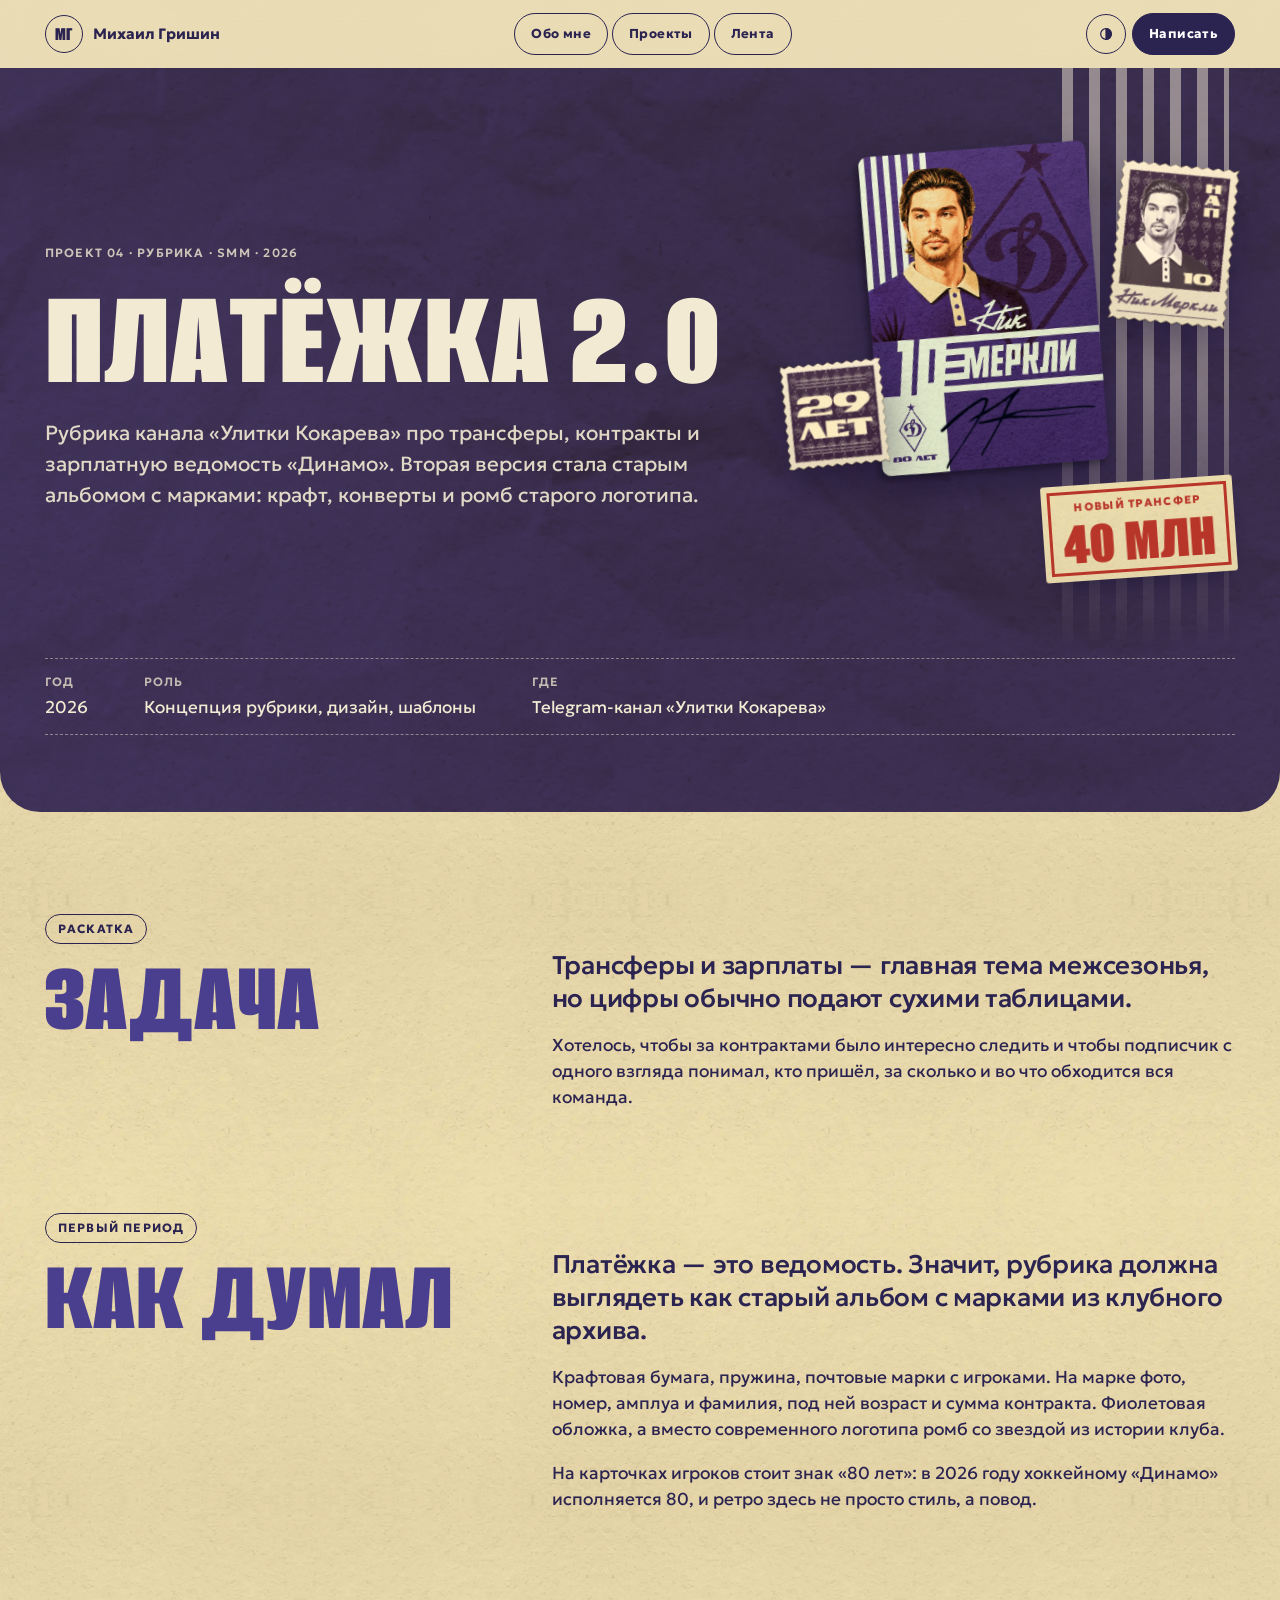
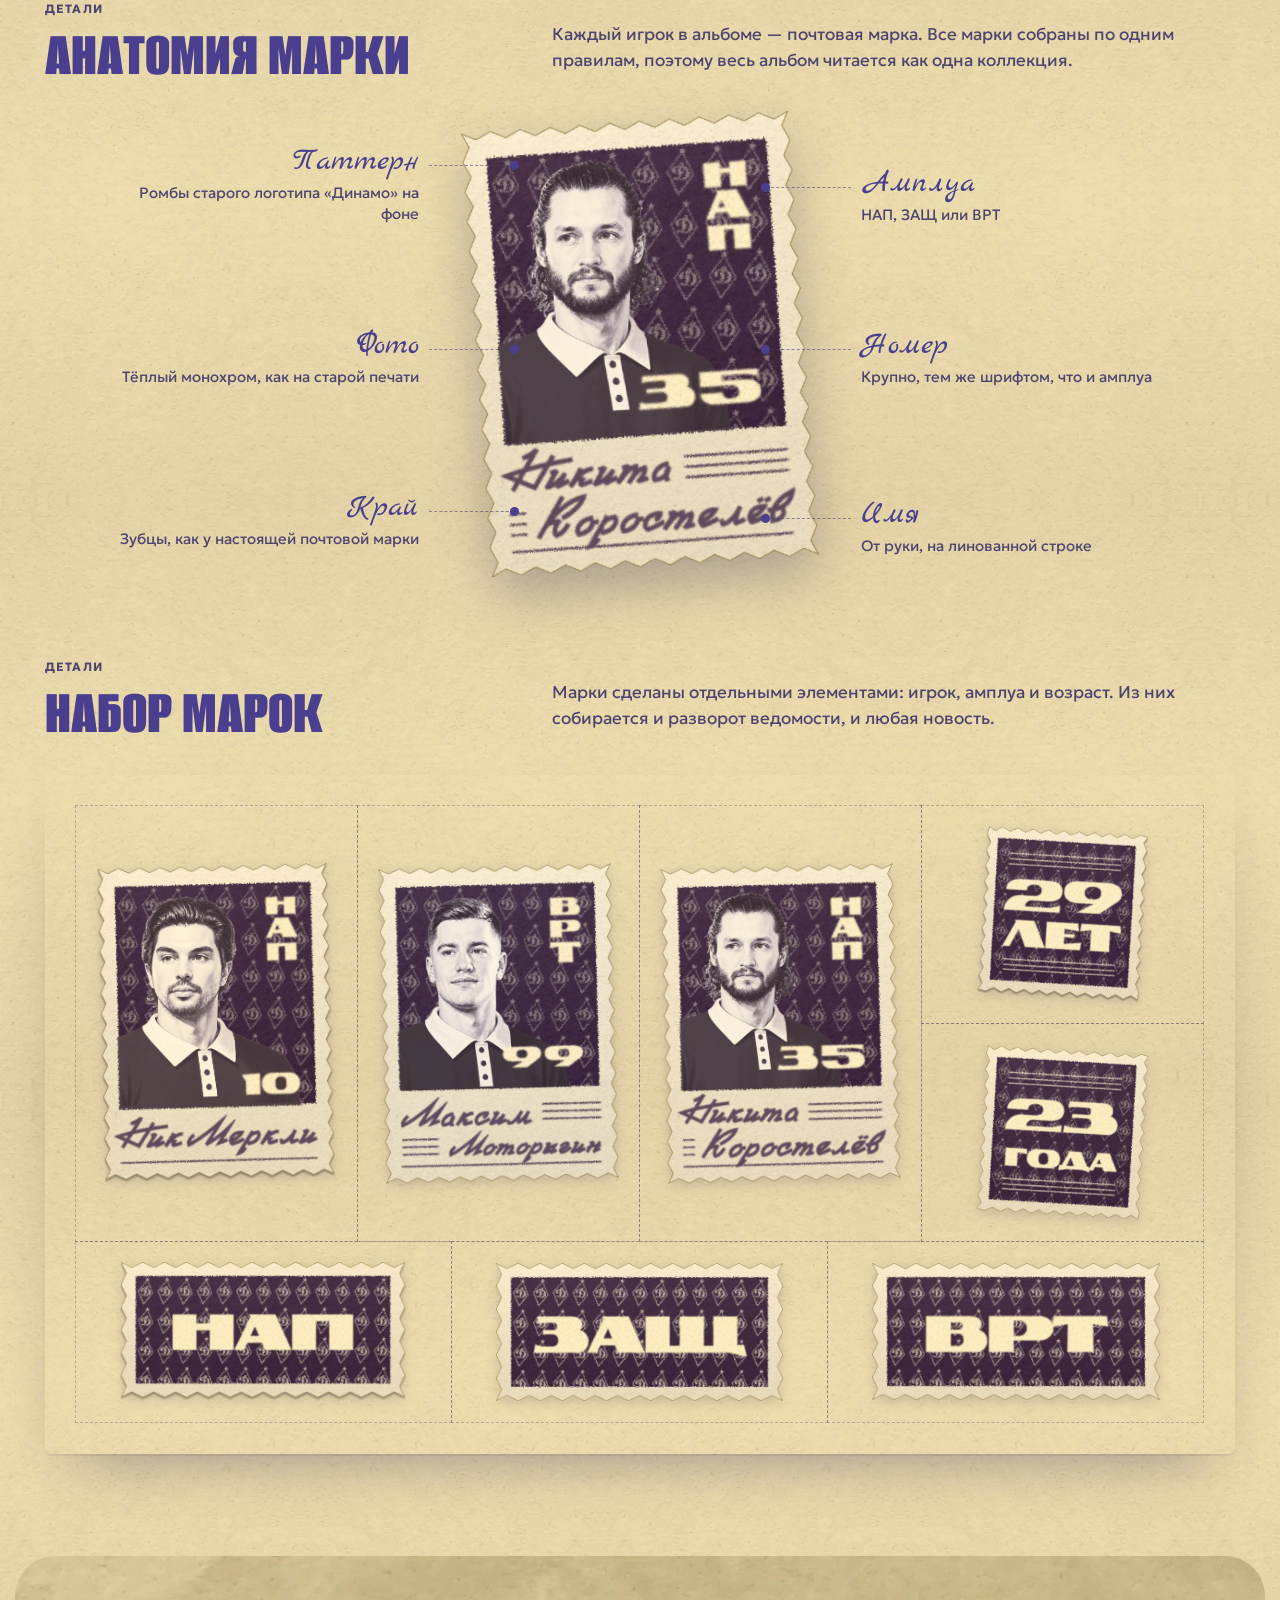
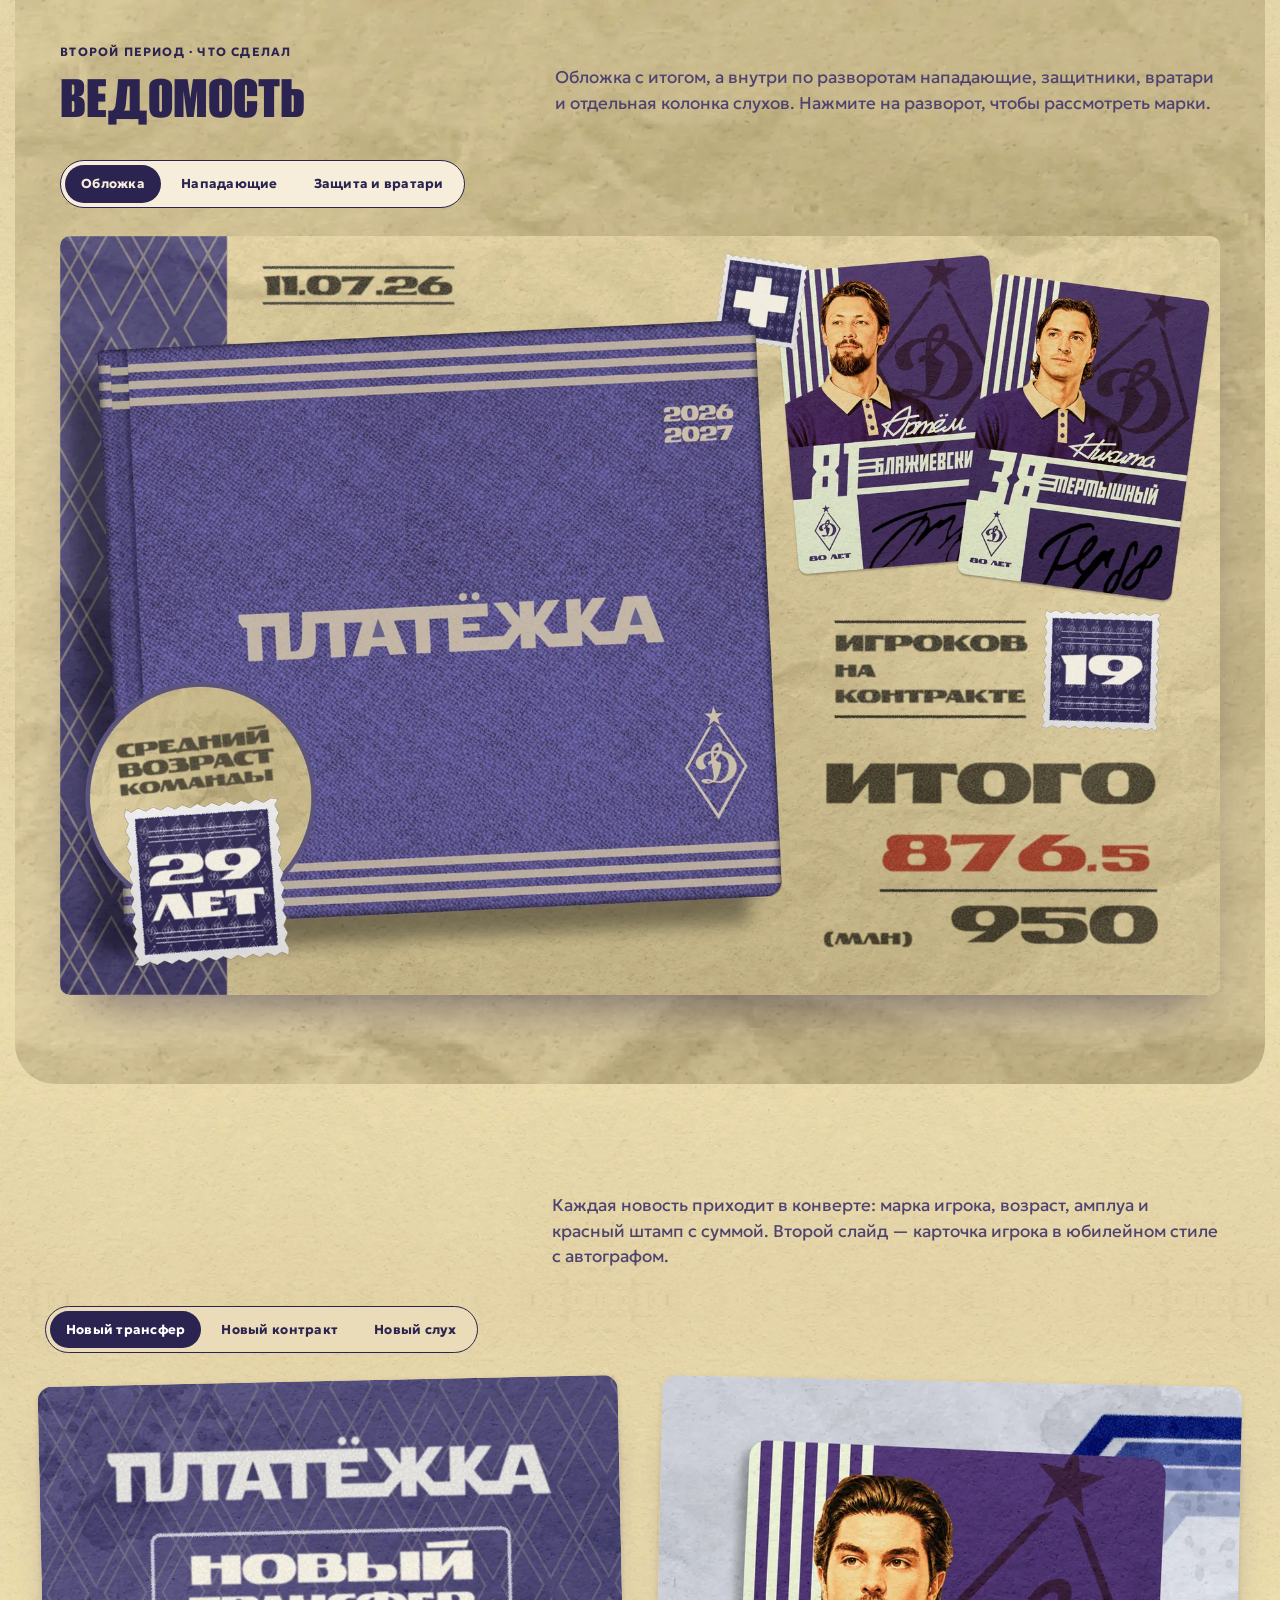
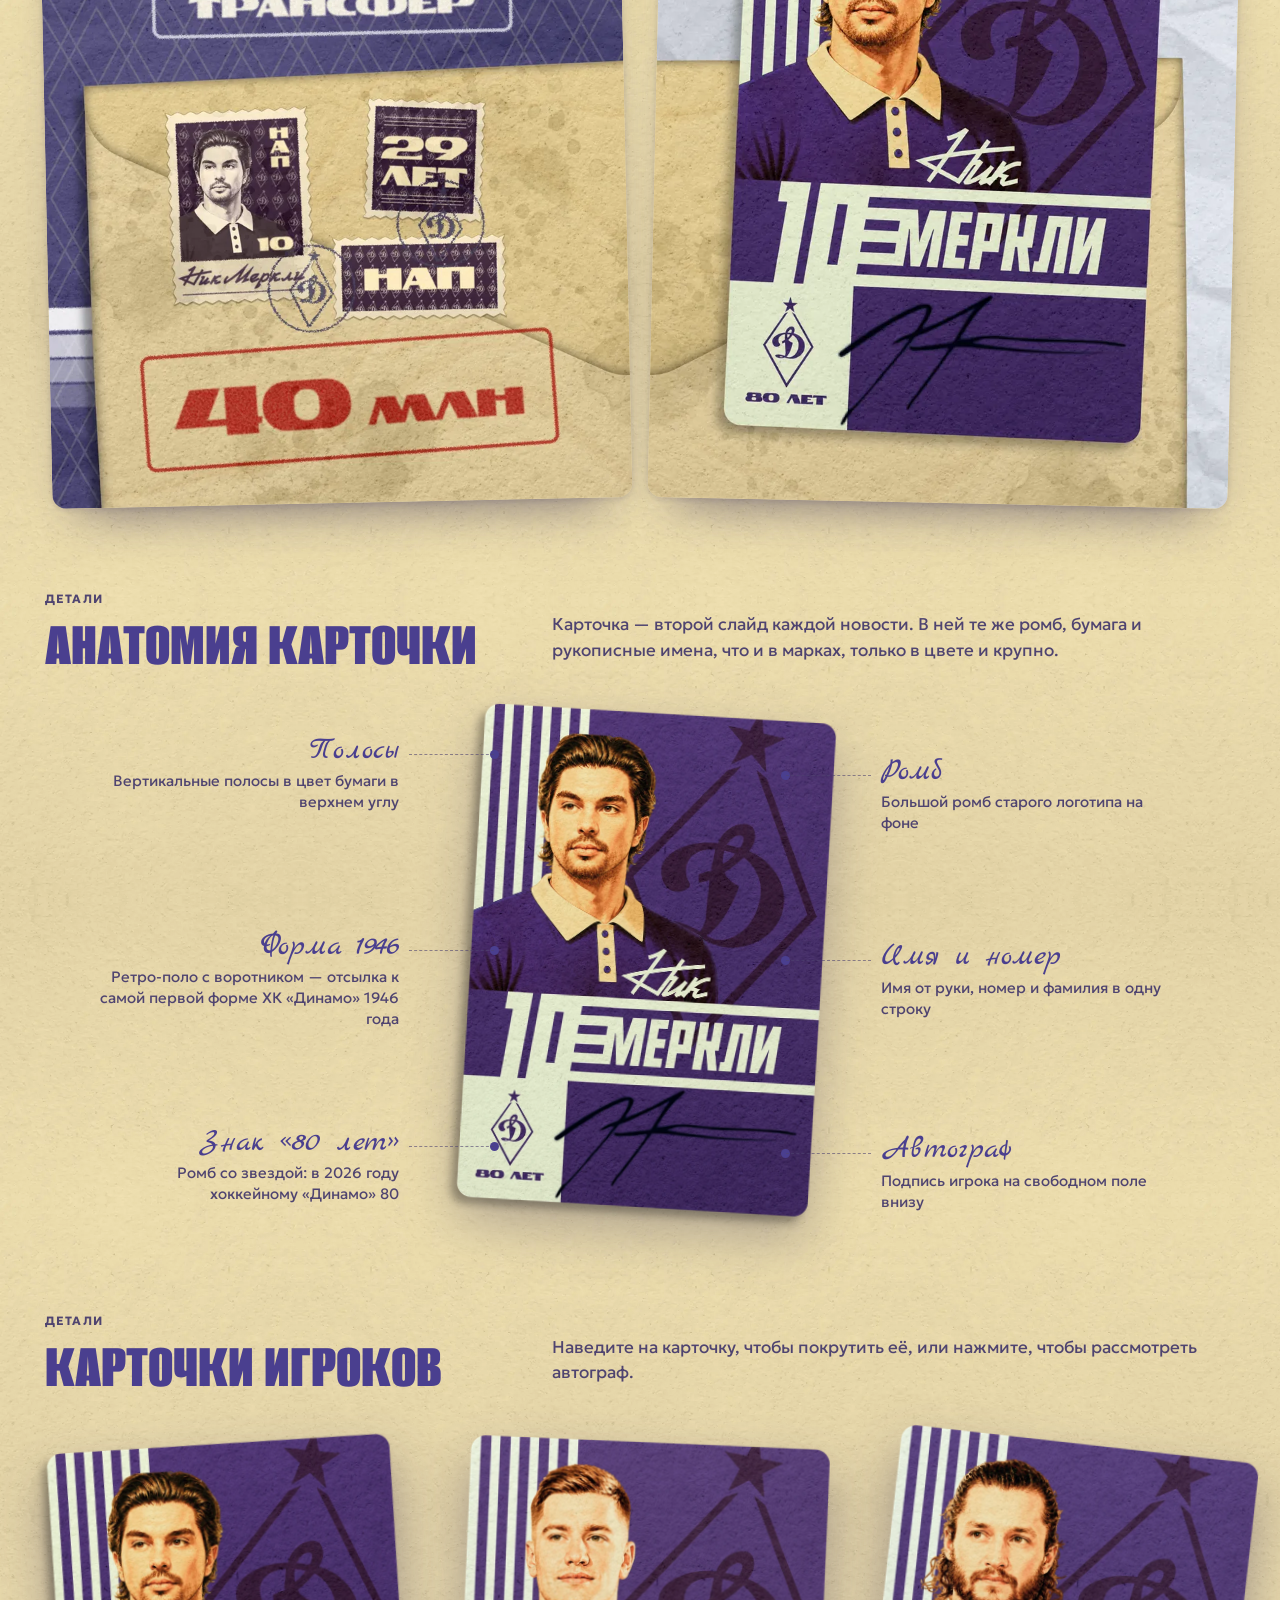
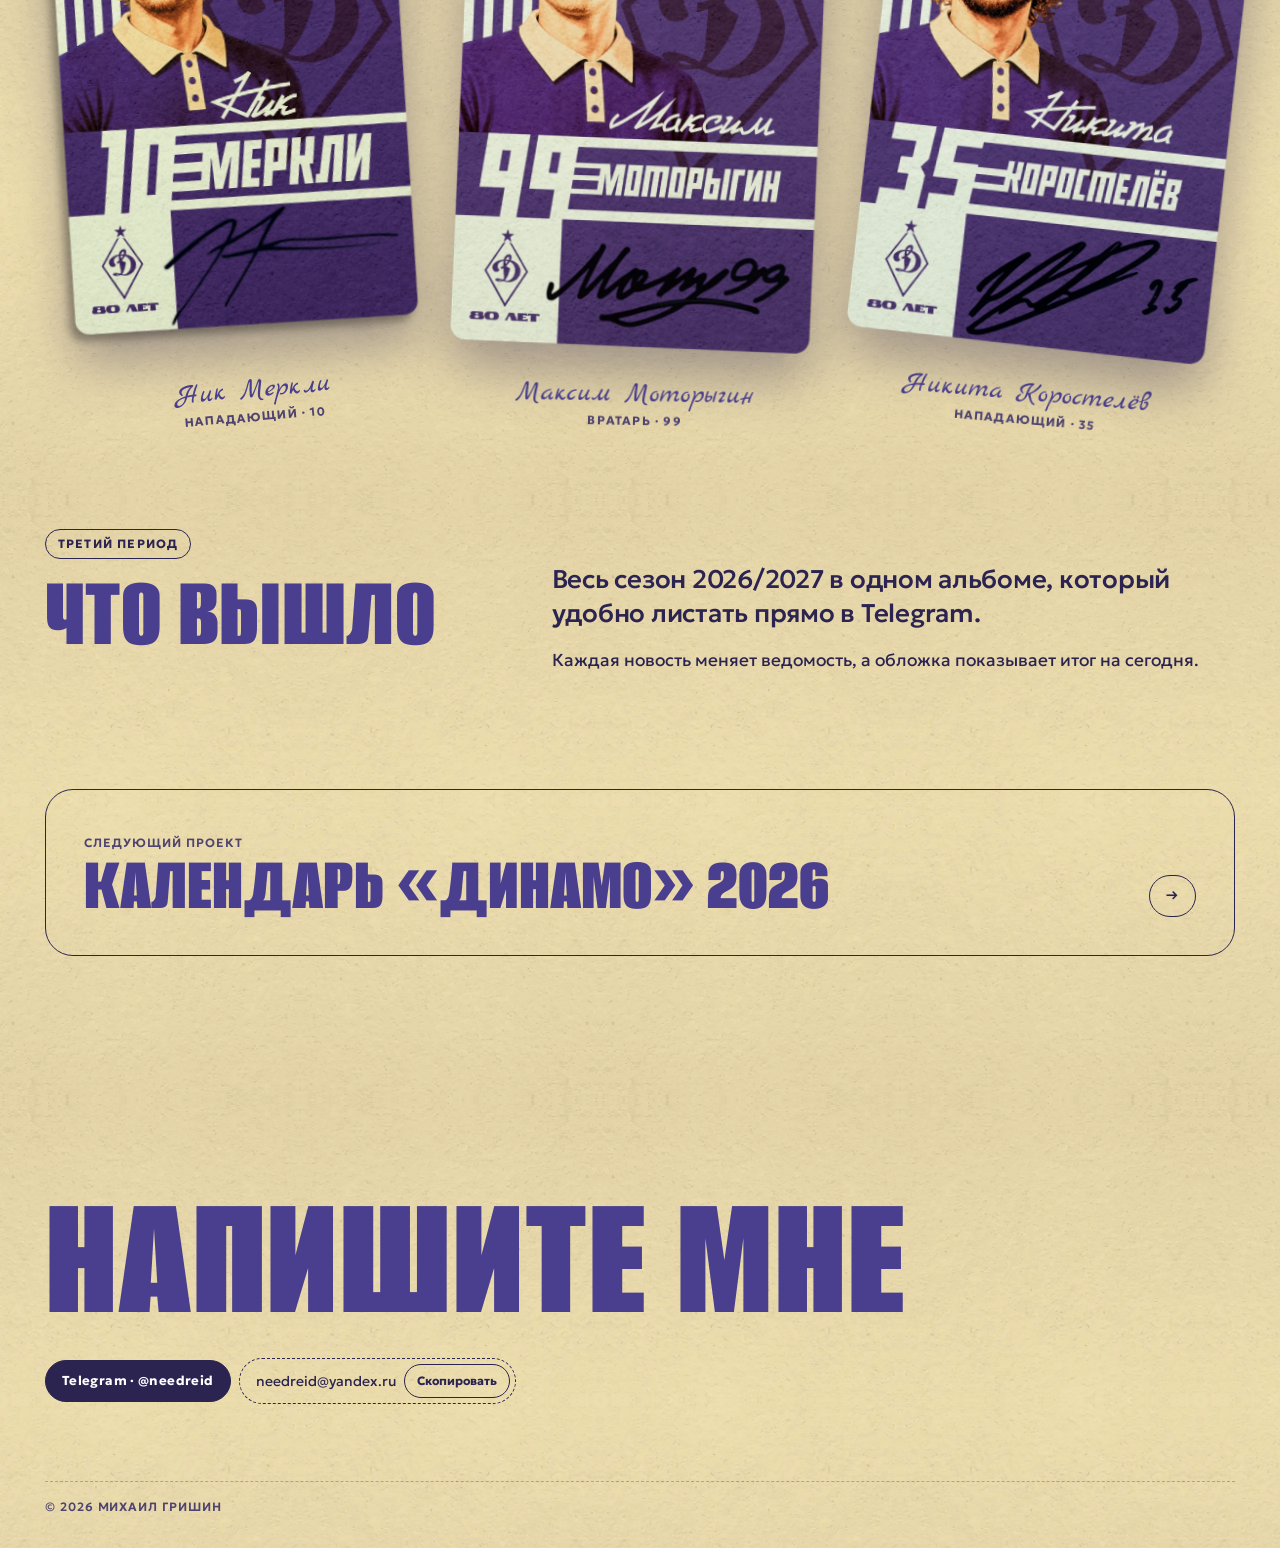
<file: projects/platezhka.html>
<!doctype html>
<html lang="ru">
<head>
<meta charset="utf-8">
<meta name="viewport" content="width=device-width, initial-scale=1, viewport-fit=cover">
<title>Платёжка 2.0 — Михаил Гришин</title>
<meta name="description" content="Рубрика канала «Улитки Кокарева» про трансферы и зарплатную ведомость «Динамо» в ретро-стиле: старый альбом с марками и конверты.">
<meta property="og:title" content="Платёжка 2.0 — Михаил Гришин">
<meta property="og:description" content="Трансферы и зарплаты «Динамо» в ретро-стиле.">
<meta property="og:url" content="https://m1shkan.github.io/projects/platezhka.html">
<link rel="canonical" href="https://m1shkan.github.io/projects/platezhka.html">
<meta property="og:type" content="article">
<meta property="og:locale" content="ru_RU">
<meta property="og:image" content="https://m1shkan.github.io/assets/img/og/platezhka.jpg">
<meta name="twitter:card" content="summary_large_image">
<link rel="icon" href="../assets/img/favicon.svg?v=2" type="image/svg+xml">
<link rel="icon" href="../assets/img/favicon-light.png?v=2" type="image/png" media="(prefers-color-scheme: light)">
<link rel="icon" href="../assets/img/favicon-dark.png?v=2" type="image/png" media="(prefers-color-scheme: dark)">
<link rel="apple-touch-icon" href="../assets/img/apple-touch-icon.png">
<meta name="theme-color" content="#4a3f8f">
<script>
  document.documentElement.classList.add("js");
  try { var t = localStorage.getItem("theme"); if (t === "light" || t === "dark") document.documentElement.dataset.theme = t; } catch (e) {}
</script>
<link rel="preconnect" href="https://fonts.googleapis.com">
<link rel="preconnect" href="https://fonts.gstatic.com" crossorigin>
<link rel="stylesheet" href="https://fonts.googleapis.com/css2?family=Alumni+Sans:wght@900&family=Geologica:wght@400..700&family=PT+Serif:ital@1&family=Press+Start+2P&family=Marck+Script&display=swap">
<link rel="stylesheet" href="../assets/css/site.css?v=20261003">
<link rel="stylesheet" href="../assets/css/project.css?v=20261003">
<!-- Yandex.Metrika counter -->
<script type="text/javascript">
    (function(m,e,t,r,i,k,a){
        m[i]=m[i]||function(){(m[i].a=m[i].a||[]).push(arguments)};
        m[i].l=1*new Date();
        for (var j = 0; j < document.scripts.length; j++) {if (document.scripts[j].src === r) { return; }}
        k=e.createElement(t),a=e.getElementsByTagName(t)[0],k.async=1,k.src=r,a.parentNode.insertBefore(k,a)
    })(window, document,'script','https://mc.yandex.ru/metrika/tag.js?id=113673625', 'ym');

    ym(113673625, 'init', {ssr:true, webvisor:true, clickmap:true, ecommerce:"dataLayer", referrer: document.referrer, url: location.href, accurateTrackBounce:true, trackLinks:true});
</script>
<!-- /Yandex.Metrika counter -->
</head>
<body class="t-plat" data-base="../">
<noscript><div><img src="https://mc.yandex.ru/watch/113673625" style="position:absolute; left:-9999px;" alt="" /></div></noscript>
<a class="skip" href="#main">Перейти к содержанию</a>
<header class="nav">
  <div class="wrap">
    <a class="logo" href="../index.html"><b aria-hidden="true">МГ</b><span>Михаил Гришин</span></a>
    <nav aria-label="Разделы"><ul class="pills">
      <li><a class="pill" href="../index.html#about">Обо мне</a></li>
      <li><a class="pill" href="../index.html#album">Проекты</a></li>
      <li><a class="pill" href="../index.html#feed">Лента</a></li>
    </ul></nav>
    <div class="right">
      <button class="pill round" id="themeBtn" type="button" aria-label="Сменить тему"><svg viewBox="0 0 24 24" fill="none" stroke="currentColor" stroke-width="1.8" aria-hidden="true"><circle cx="12" cy="12" r="8"/><path d="M12 4a8 8 0 0 1 0 16Z" fill="currentColor"/></svg></button>
      <a class="pill pill--fill" href="https://t.me/needreid" target="_blank" rel="noopener">Написать</a>
    </div>
  </div>
</header>

<main id="main">
  <section class="proj-hero" aria-labelledby="h1">
    <div class="wrap">
      <div class="txt">
        <p class="kick">Проект 04 · Рубрика · SMM · 2026</p>
        <h1 id="h1" class="crush">Платёжка 2.0</h1>
        <p class="sum">Рубрика канала «Улитки Кокарева» про трансферы, контракты и зарплатную ведомость «Динамо». Вторая версия стала старым альбомом с марками: крафт, конверты и ромб старого логотипа.</p>
      </div>
      <div class="art pl-art" aria-label="Наклейки проекта">
        <span class="st pl-card" data-drag style="--r:-6deg;--k:0"><img src="../assets/img/plat/card-merkli.webp" width="760" height="1037" alt="Карточка Ника Меркли к 80-летию «Динамо» с автографом"></span>
        <span class="st pl-pst" data-drag style="--r:7deg;--k:1"><img src="../assets/img/plat/st-merkli.webp" width="527" height="702" alt="Марка «Ник Меркли, нападающий, 10»"></span>
        <span class="st pl-age" data-drag style="--r:-9deg;--k:2"><img src="../assets/img/plat/st-29.webp" width="449" height="458" alt="Марка «29 лет»"></span>
        <span class="st pl-sum" data-drag style="--r:-4deg;--k:3"><span class="inkbox"><small>Новый трансфер</small><b>40 млн</b></span></span>
      </div>
      <div class="meta-row"><div><b>Год</b><span>2026</span></div><div><b>Роль</b><span>Концепция рубрики, дизайн, шаблоны</span></div><div><b>Где</b><span>Telegram-канал «Улитки Кокарева»</span></div></div>
    </div>
  </section>

  <div class="wrap">
    <section class="chap" aria-labelledby="c1">
      <div class="chap-h"><span class="no">Раскатка</span><h2 id="c1" class="crush">Задача</h2></div>
      <div class="chap-b">
        <p class="lead rv">Трансферы и зарплаты — главная тема межсезонья, но цифры обычно подают сухими таблицами.</p>
        <p class="rv">Хотелось, чтобы за контрактами было интересно следить и чтобы подписчик с одного взгляда понимал, кто пришёл, за сколько и во что обходится вся команда.</p></div>
    </section>
    <section class="chap" aria-labelledby="c2">
      <div class="chap-h"><span class="no">Первый период</span><h2 id="c2" class="crush">Как думал</h2></div>
      <div class="chap-b">
        <p class="lead rv">Платёжка — это ведомость. Значит, рубрика должна выглядеть как старый альбом с марками из клубного архива.</p>
        <p class="rv">Крафтовая бумага, пружина, почтовые марки с игроками. На марке фото, номер, амплуа и фамилия, под ней возраст и сумма контракта. Фиолетовая обложка, а вместо современного логотипа ромб со звездой из истории клуба.</p>
        <p class="rv">На карточках игроков стоит знак «80 лет»: в 2026 году хоккейному «Динамо» исполняется 80, и ретро здесь не просто стиль, а повод.</p></div>
    </section>

    <section class="anat" aria-labelledby="an-h">
      <div class="sub"><h3 id="an-h" class="rv"><small>Детали</small>Анатомия марки</h3><p class="rv" style="--d:1">Каждый игрок в альбоме — почтовая марка. Все марки собраны по одним правилам, поэтому весь альбом читается как одна коллекция.</p></div>
      <figure class="an-fig rv">
        <img class="an-st" src="../assets/img/plat/st-korostelev.webp" width="522" height="697" alt="Марка «Никита Коростелёв, нападающий, 35»" loading="lazy" data-zoom>
        <ul class="an-notes">
          <li class="l1"><b>Паттерн</b>Ромбы старого логотипа «Динамо» на фоне</li>
          <li class="l2"><b>Фото</b>Тёплый монохром, как на старой печати</li>
          <li class="l3"><b>Край</b>Зубцы, как у настоящей почтовой марки</li>
          <li class="r1"><b>Амплуа</b>НАП, ЗАЩ или ВРТ</li>
          <li class="r2"><b>Номер</b>Крупно, тем же шрифтом, что и амплуа</li>
          <li class="r3"><b>Имя</b>От руки, на линованной строке</li>
        </ul>
      </figure>

      <div class="sub"><h3 class="rv"><small>Детали</small>Набор марок</h3><p class="rv" style="--d:1">Марки сделаны отдельными элементами: игрок, амплуа и возраст. Из них собирается и разворот ведомости, и любая новость.</p></div>
      <div class="sheet rv" aria-label="Набор марок рубрики">
        <span class="sh p1"><img src="../assets/img/plat/st-merkli.webp" width="527" height="702" alt="Марка «Ник Меркли, НАП, 10»" loading="lazy" data-zoom="sheet"></span>
        <span class="sh p2"><img src="../assets/img/plat/st-motorygin.webp" width="522" height="697" alt="Марка «Максим Моторыгин, ВРТ, 99»" loading="lazy" data-zoom="sheet"></span>
        <span class="sh p3"><img src="../assets/img/plat/st-korostelev.webp" width="522" height="697" alt="Марка «Никита Коростелёв, НАП, 35»" loading="lazy" data-zoom="sheet"></span>
        <span class="sh a1"><img src="../assets/img/plat/st-29.webp" width="449" height="458" alt="Марка «29 лет»" loading="lazy" data-zoom="sheet"></span>
        <span class="sh a2"><img src="../assets/img/plat/st-23.webp" width="444" height="451" alt="Марка «23 года»" loading="lazy" data-zoom="sheet"></span>
        <span class="sh w1"><img src="../assets/img/plat/st-nap.webp" width="620" height="300" alt="Марка амплуа «НАП»" loading="lazy" data-zoom="sheet"></span>
        <span class="sh w2"><img src="../assets/img/plat/st-zash.webp" width="620" height="296" alt="Марка амплуа «ЗАЩ»" loading="lazy" data-zoom="sheet"></span>
        <span class="sh w3"><img src="../assets/img/plat/st-vrt.webp" width="612" height="292" alt="Марка амплуа «ВРТ»" loading="lazy" data-zoom="sheet"></span>
      </div>
    </section>
  </div>

  <section class="pband pl-book" aria-labelledby="book-h">
    <div class="wrap" data-switch>
      <div class="sub" style="padding-top:0"><h3 id="book-h"><small>Второй период · Что сделал</small>Ведомость</h3><p>Обложка с итогом, а внутри по разворотам нападающие, защитники, вратари и отдельная колонка слухов. Нажмите на разворот, чтобы рассмотреть марки.</p></div>
      <div class="ctrls"><div class="seg" data-dim="p" role="group" aria-label="Страница ведомости"><button type="button" data-val="cover" aria-pressed="true">Обложка</button><button type="button" data-val="fwd" aria-pressed="false">Нападающие</button><button type="button" data-val="def" aria-pressed="false">Защита и вратари</button></div></div>
      <div class="stage-sw slide">
        <figure data-key="cover"><img src="../assets/img/plat/cover.webp" width="1800" height="1178" alt="Обложка ведомости" loading="lazy" data-zoom></figure>
        <figure data-key="fwd"><img src="../assets/img/plat/spread-fwd.webp" width="2200" height="1061" alt="Разворот «Нападающие»: марки с игроками, возраст и суммы контрактов, средний возраст нападения 29 лет, колонка слухов" loading="lazy" data-zoom></figure>
        <figure data-key="def"><img src="../assets/img/plat/spread-def.webp" width="2200" height="1061" alt="Разворот «Защитники» и «Вратари»: марки с игроками и суммами, средний возраст защиты 30 лет" loading="lazy" data-zoom></figure>
      </div>
    </div>
  </section>

  <div class="wrap">
    <section class="pl-mail" id="mail" aria-labelledby="mail-h" data-switch>
      <div class="sub"><h3 id="mail-h" class="rv"><small>Новости</small>Письмо из клуба</h3><p class="rv" style="--d:1">Каждая новость приходит в конверте: марка игрока, возраст, амплуа и красный штамп с суммой. Второй слайд — карточка игрока в юбилейном стиле с автографом.</p></div>
      <div class="ctrls"><div class="seg" data-dim="n" role="group" aria-label="Тип новости"><button type="button" data-val="tr" aria-pressed="true">Новый трансфер</button><button type="button" data-val="kt" aria-pressed="false">Новый контракт</button><button type="button" data-val="sl" aria-pressed="false">Новый слух</button></div></div>
      <div class="stage-sw slide ml-stage">
        <div class="ml-pair" data-key="tr"><img src="../assets/img/plat/tr1.webp" width="800" height="996" alt="Пост «Новый трансфер»: конверт с маркой Ника Меркли, 29 лет, нападающий, 40 млн" data-zoom="tr"><img src="../assets/img/plat/tr2.webp" width="800" height="996" alt="Карточка Ника Меркли, 10, с автографом" data-zoom="tr"></div>
        <div class="ml-pair" data-key="kt"><img src="../assets/img/plat/kt1.webp" width="800" height="996" alt="Пост «Новый контракт»: конверт с маркой Максима Моторыгина, 23 года, вратарь, 30 млн" loading="lazy" data-zoom="kt"><img src="../assets/img/plat/kt2.webp" width="800" height="996" alt="Карточка Максима Моторыгина, 99, с автографом" loading="lazy" data-zoom="kt"></div>
        <div class="ml-pair" data-key="sl"><img src="../assets/img/plat/sl1.webp" width="800" height="996" alt="Пост «Новый слух»: конверт с маркой Никиты Коростелёва, 29 лет, нападающий, 40 млн" loading="lazy" data-zoom="sl"><img src="../assets/img/plat/sl2.webp" width="800" height="996" alt="Карточка Никиты Коростелёва, 35, с автографом" loading="lazy" data-zoom="sl"></div>
      </div>
    </section>

    <section class="pl-cards" aria-labelledby="cd-h">
      <div class="sub"><h3 id="cd-h" class="rv"><small>Детали</small>Анатомия карточки</h3><p class="rv" style="--d:1">Карточка — второй слайд каждой новости. В ней те же ромб, бумага и рукописные имена, что и в марках, только в цвете и крупно.</p></div>
      <figure class="an-fig an-card rv">
        <img class="an-st" src="../assets/img/plat/card-merkli.webp" width="760" height="1037" alt="Карточка Ника Меркли к 80-летию «Динамо» с автографом" loading="lazy" data-zoom>
        <ul class="an-notes">
          <li class="l1"><b>Полосы</b>Вертикальные полосы в цвет бумаги в верхнем углу</li>
          <li class="l2"><b>Форма 1946</b>Ретро-поло с воротником — отсылка к самой первой форме ХК «Динамо» 1946 года</li>
          <li class="l3"><b>Знак «80 лет»</b>Ромб со звездой: в 2026 году хоккейному «Динамо» 80</li>
          <li class="r1"><b>Ромб</b>Большой ромб старого логотипа на фоне</li>
          <li class="r2"><b>Имя и номер</b>Имя от руки, номер и фамилия в одну строку</li>
          <li class="r3"><b>Автограф</b>Подпись игрока на свободном поле внизу</li>
        </ul>
      </figure>

      <div class="sub"><h3 class="rv"><small>Детали</small>Карточки игроков</h3><p class="rv" style="--d:1">Наведите на карточку, чтобы покрутить её, или нажмите, чтобы рассмотреть автограф.</p></div>
      <div class="cd-row rv">
        <figure class="cd" style="--r:-5deg"><span class="cd-in"><img src="../assets/img/plat/card-merkli.webp" width="760" height="1037" alt="Карточка Ника Меркли, 10, к 80-летию «Динамо»" loading="lazy" data-zoom="cards"><i class="cd-sheen" aria-hidden="true"></i></span><figcaption>Ник Меркли<small>Нападающий · 10</small></figcaption></figure>
        <figure class="cd" style="--r:1deg"><span class="cd-in"><img src="../assets/img/plat/card-motorygin.webp" width="760" height="1050" alt="Карточка Максима Моторыгина, 99, к 80-летию «Динамо»" loading="lazy" data-zoom="cards"><i class="cd-sheen" aria-hidden="true"></i></span><figcaption>Максим Моторыгин<small>Вратарь · 99</small></figcaption></figure>
        <figure class="cd" style="--r:5deg"><span class="cd-in"><img src="../assets/img/plat/card-korostelev.webp" width="760" height="1050" alt="Карточка Никиты Коростелёва, 35, к 80-летию «Динамо»" loading="lazy" data-zoom="cards"><i class="cd-sheen" aria-hidden="true"></i></span><figcaption>Никита Коростелёв<small>Нападающий · 35</small></figcaption></figure>
      </div>
    </section>

    <section class="chap" aria-labelledby="c4">
      <div class="chap-h"><span class="no">Третий период</span><h2 id="c4" class="crush">Что вышло</h2></div>
      <div class="chap-b">
        <p class="lead rv">Весь сезон 2026/2027 в одном альбоме, который удобно листать прямо в Telegram.</p>
        <p class="rv">Каждая новость меняет ведомость, а обложка показывает итог на сегодня.</p></div>
    </section>
  </div>
  <section class="sec">
    <div class="wrap">
      <a class="next" href="kalendar-2026.html"><span><small>Следующий проект</small><strong>Календарь «Динамо» 2026</strong></span><span class="pill" aria-hidden="true">→</span></a>
    </div>
  </section>
</main>
<footer class="foot" id="contacts">
  <div class="wrap">
    <h2 class="crush rv">Напишите мне</h2>
    <div class="row rv" style="--d:1">
      <a class="pill pill--fill" href="https://t.me/needreid" target="_blank" rel="noopener">Telegram · @needreid</a>
      <span class="mail"><span id="mailText">needreid@yandex.ru</span><button type="button" id="copyMail">Скопировать</button></span>
    </div>
    <div class="fine"><span>© 2026 Михаил Гришин</span></div>
  </div>
</footer>
<script src="../assets/js/main.js?v=20261003"></script>
<script src="../assets/js/plat.js?v=20261003"></script>
</body>
</html>
</file>
<file: assets/css/site.css>
/* ==========================================================
   Михаил Гришин — портфолио. Мир: альбом наклеек болельщика.
   Синий «Динамо» и белый. Сжатый огромный заголовок и вырезанные наклейки (Slush),
   капс-подписи, пунктир и объект в центре (ORYZO), один курсив-антиква (Steep).
   ========================================================== */
:root{
  --blue:#0b4da2; --electric:#1f63e0; --sky:#dceeff; --ink:#0a1a3a;
  --canvas:#ffffff; --band:#dceeff; --text:#0a1a3a; --muted:#44557a; --line:#0a1a3a; --slot:rgba(10,26,58,.28); --card:#ffffff;
  --head:#0b4da2;
  --f-crush:"Alumni Sans","Arial Narrow",sans-serif;
  --f-text:"Geologica","Segoe UI",Roboto,sans-serif;
  --f-serif:"PT Serif",Georgia,serif;
  --f-pixel:"Press Start 2P",ui-monospace,monospace;
  --ease:cubic-bezier(.16,1,.3,1); --ease-out:cubic-bezier(.23,1,.32,1); --pop:cubic-bezier(.34,1.35,.5,1);
  --cut:drop-shadow(3px 0 0 #fff) drop-shadow(-3px 0 0 #fff) drop-shadow(0 3px 0 #fff) drop-shadow(0 -3px 0 #fff) drop-shadow(1px 0 0 #0a1a3a) drop-shadow(-1px 0 0 #0a1a3a) drop-shadow(0 1px 0 #0a1a3a) drop-shadow(0 -1px 0 #0a1a3a);
  color-scheme:light;
}
@media (prefers-color-scheme:dark){:root:not([data-theme="light"]){--canvas:#06122b;--band:#0c2552;--text:#eef4ff;--muted:#a9bde4;--line:#cfe0ff;--slot:rgba(207,224,255,.3);--card:#0a1c40;--head:#8fb8ff;color-scheme:dark}}
:root[data-theme="dark"]{--canvas:#06122b;--band:#0c2552;--text:#eef4ff;--muted:#a9bde4;--line:#cfe0ff;--slot:rgba(207,224,255,.3);--card:#0a1c40;--head:#8fb8ff;color-scheme:dark}

@font-face{font-family:"Chelusheva";src:url("[data-uri]") format("truetype");font-display:swap}
*,*::before,*::after{box-sizing:border-box}
html{scroll-behavior:smooth;scroll-padding-top:80px;overflow-x:clip;scrollbar-color:var(--slot) var(--canvas)}
body{margin:0;background:var(--canvas);color:var(--text);font-family:var(--f-text);font-size:17px;line-height:1.5;-webkit-font-smoothing:antialiased;overflow-x:clip;caret-color:var(--blue)}
img,video{max-width:100%;height:auto;display:block}
a{color:inherit;text-underline-offset:4px;text-decoration-thickness:1px}
::selection{background:var(--blue);color:#fff}
:focus-visible{outline:2px solid var(--electric);outline-offset:3px;border-radius:10px}
button{font:inherit;color:inherit}
.wrap{max-width:1440px;margin:0 auto;padding-inline:clamp(16px,3.5vw,48px)}
.sr{position:absolute!important;width:1px;height:1px;overflow:hidden;clip:rect(0 0 0 0);white-space:nowrap}
.crush{font-family:var(--f-crush);font-weight:900;text-transform:uppercase;line-height:.8;letter-spacing:.005em;margin:0;text-wrap:balance}
.serif{font-family:var(--f-serif);font-style:italic;font-weight:400;text-transform:none;letter-spacing:-.01em}
.skip{position:absolute;left:12px;top:-60px;z-index:100;background:var(--ink);color:#fff;padding:10px 14px;border-radius:10px;text-decoration:none}
.skip:focus{top:12px}


/* ---------- Навигация ---------- */
.nav{position:sticky;top:env(safe-area-inset-top,0px);z-index:40;background:color-mix(in srgb,var(--canvas) 86%,transparent);backdrop-filter:blur(14px);-webkit-backdrop-filter:blur(14px)}
.nav .wrap{height:68px;display:flex;align-items:center;justify-content:space-between;gap:12px}
.logo{display:inline-flex;align-items:center;gap:10px;text-decoration:none;font-weight:700;font-size:15px;white-space:nowrap}
.logo b{width:38px;height:38px;flex:none;border-radius:50%;border:1px solid var(--line);display:grid;place-items:center;font-family:var(--f-crush);font-weight:900;font-size:20px;line-height:1}
.pills{display:flex;gap:4px;list-style:none;margin:0;padding:0}
.pill{display:inline-flex;align-items:center;gap:8px;border:1px solid var(--line);border-radius:999px;padding:10px 16px;font-size:13px;font-weight:700;letter-spacing:.03em;text-decoration:none;background:transparent;cursor:pointer;color:var(--text);white-space:nowrap;transition:background-color 250ms ease,color 250ms ease,border-color 250ms ease,transform 160ms var(--ease-out)}
.pill:active{transform:scale(.97)}
@media (hover:hover){.pill:hover{background:var(--text);color:var(--canvas)}}
.pill--fill{background:var(--ink);color:#fff;border-color:var(--ink)}
:root[data-theme="dark"] .pill--fill{background:#fff;color:var(--ink);border-color:#fff}
@media (prefers-color-scheme:dark){:root:not([data-theme="light"]) .pill--fill{background:#fff;color:var(--ink);border-color:#fff}}
.pill--white{border-color:#fff;color:#fff}
.pill--solidwhite{background:#fff;color:var(--blue);border-color:#fff}
@media (hover:hover){.pill--white:hover,.pill--solidwhite:hover{background:var(--ink);color:#fff;border-color:var(--ink)}}
.round{width:40px;height:40px;padding:0;justify-content:center}
.round svg{width:16px;height:16px}
.nav .right{display:flex;gap:6px;align-items:center}
@media (max-width:860px){.pills{display:none}}
@media (max-width:380px){.logo span{display:none}}

.side{position:fixed;z-index:30;right:10px;top:50%;transform:translateY(-50%) rotate(180deg);writing-mode:vertical-rl;font-size:11px;font-weight:600;letter-spacing:.14em;text-transform:uppercase;color:var(--muted);pointer-events:none}
@media (max-width:1240px){.side{display:none}}

/* ---------- Hero ---------- */
.hero{background:var(--blue);color:#fff;position:relative;overflow:hidden;border-radius:0 0 40px 40px}
.big35{position:absolute;z-index:0;right:-3vw;top:50%;transform:translateY(-50%);font-family:var(--f-crush);font-weight:900;font-size:clamp(420px,62vw,1000px);line-height:.8;letter-spacing:-.02em;color:transparent;-webkit-text-stroke:2px rgba(255,255,255,.24);pointer-events:none;user-select:none}
@media (max-width:860px){.big35{top:auto;bottom:-4%;transform:none;right:-10vw;font-size:clamp(300px,110vw,520px)}}
.hero .wrap{position:relative;z-index:1;padding-block:clamp(28px,4vw,56px) clamp(36px,5vw,64px);min-height:clamp(560px,86vh,860px);display:grid;align-content:space-between;gap:28px}
.big{font-size:clamp(62px,13.6vw,232px);position:relative;z-index:1}
.big .ln{display:block;overflow:hidden;padding-top:.06em;margin-top:-.06em}
.big .ln > span{display:inline-block}
.hero-foot{position:relative;z-index:3;display:grid;grid-template-columns:minmax(0,1.2fr) minmax(0,1fr);gap:24px;align-items:end}
.tag{font-size:clamp(28px,3.4vw,56px);font-weight:600;line-height:1;letter-spacing:-.02em;margin:0}
.tag .serif{font-size:1.08em}
.who{margin:0;font-size:16px;line-height:1.5;color:#dde8ff;max-width:44ch}
.who b{color:#fff;font-weight:600}
.status{display:flex;align-items:center;gap:10px;margin-top:12px;font-size:13px;font-weight:600;letter-spacing:.06em;text-transform:uppercase;color:#fff}
.status i{width:8px;height:8px;border-radius:50%;background:#7dffb0;flex:none}
.cta{display:flex;gap:8px;flex-wrap:wrap;margin-top:16px}
@media (max-width:860px){.hero-foot{grid-template-columns:1fr}}

/* Наклейки */
.stickers{position:absolute;inset:0;z-index:2}
.st{position:absolute;touch-action:none;cursor:grab;user-select:none;transform:translate(var(--x,0px),var(--y,0px)) rotate(var(--r,0deg)) scale(var(--s,1));transition:transform 700ms var(--ease);will-change:transform}
.st.drag{cursor:grabbing;transition:none}
.st img{pointer-events:none;-webkit-user-drag:none}
.cut img,img.cut{filter:var(--cut)}
.rect img{border:6px solid #fff;border-radius:18px;outline:1px solid var(--ink)}
.badge{width:clamp(96px,9vw,138px);aspect-ratio:1;border-radius:50%;background:#fff;color:var(--blue);border:1px solid var(--ink);display:grid;place-content:center;text-align:center;font-family:var(--f-crush);font-weight:900;line-height:.82;text-transform:uppercase}
.badge b{font-size:clamp(40px,4vw,62px)}
.badge small{font-size:clamp(13px,1.2vw,17px);letter-spacing:.04em}
@media (prefers-reduced-motion:no-preference){
  .js .st{animation:slap 900ms var(--pop) both;animation-delay:calc(500ms + var(--k,0)*110ms)}
  @keyframes slap{from{opacity:0;transform:translate(var(--x,0px),var(--y,0px)) rotate(calc(var(--r,0deg) + 10deg)) scale(1.25)}}
  .js .big .ln > span{animation:up 1100ms var(--ease) both;animation-delay:calc(var(--k,0)*90ms)}
  @keyframes up{from{transform:translateY(105%)}}
  @media (hover:hover){.st:not(.drag):hover{--s:1.04}}
}
@media (max-width:860px){
  .st.hide-m{display:none}
  .stickers{position:relative;inset:auto;height:230px;margin-block:-6px 4px}
  .stickers .st:nth-child(1){left:40%!important;top:4%!important;width:170px!important}
  .stickers .st:nth-child(2){left:4%!important;top:0!important;width:120px!important}
  .stickers .st:nth-child(5){left:34%!important;top:52%!important}
  .hero .wrap{min-height:0;align-content:start}
}

/* ---------- Секции ---------- */
.sec{padding-block:clamp(72px,9vw,140px)}
.band{background:var(--band);border-radius:40px;margin-inline:clamp(8px,1.2vw,16px)}
.head{display:grid;grid-template-columns:minmax(0,1fr) minmax(0,.7fr);gap:16px 32px;align-items:end;margin-bottom:clamp(32px,4vw,56px)}
.head h2{font-size:clamp(52px,10vw,170px);color:var(--head)}
.head p{margin:0;color:var(--muted);max-width:46ch;justify-self:end}
@media (max-width:860px){.head{grid-template-columns:1fr}.head p{justify-self:start}}

/* ---------- Обо мне ---------- */
.about{display:grid;grid-template-columns:minmax(0,1fr) minmax(0,.8fr) minmax(0,1fr);gap:clamp(20px,3vw,48px);align-items:center}
.about h2{font-size:clamp(56px,7.4vw,124px);color:var(--head)}
.about .lead{margin:18px 0 0;font-size:18px;max-width:30ch}
.about .photo{position:relative;justify-self:center;transform:rotate(-3deg);margin:0}
.about .photo img{width:min(100%,380px);aspect-ratio:1;object-fit:cover;border:8px solid #fff;border-radius:24px;outline:1px solid var(--ink)}
.about .photo .badge{position:absolute;right:-26px;bottom:-26px;transform:rotate(10deg)}
.about .txt{display:grid;gap:14px}
.about .txt p{margin:0}
.facts{list-style:none;margin:6px 0 0;padding:0}
.facts li{display:grid;grid-template-columns:110px 1fr;gap:12px;padding:12px 0;border-top:1px dashed var(--slot);font-size:15px}
.facts li:last-child{border-bottom:1px dashed var(--slot)}
.facts b{font-weight:600;font-size:12px;letter-spacing:.08em;text-transform:uppercase;color:var(--muted);padding-top:2px}
.expand{justify-self:start;margin-top:4px}
.expand svg{width:14px;height:14px;transition:transform 500ms var(--ease)}
.expand[aria-expanded="true"] svg{transform:rotate(180deg)}
.long{display:grid;grid-template-rows:0fr;transition:grid-template-rows 800ms var(--ease)}
.long.open{grid-template-rows:1fr}
.long > div{overflow:hidden}
.long .inner{opacity:0;transform:translateY(-10px);transition:opacity 500ms ease,transform 800ms var(--ease)}
.long.open .inner{opacity:1;transform:none;transition-delay:150ms}
.long .cols{columns:2 320px;column-gap:56px;padding-top:clamp(40px,5vw,72px);border-bottom:1px dashed var(--slot);padding-bottom:12px}
.long .cols p{margin:0 0 1em;break-inside:avoid}
.snaps{display:grid;grid-template-columns:repeat(3,minmax(0,1fr));gap:clamp(18px,3vw,40px);padding-block:clamp(32px,4vw,56px) 12px}
.snaps figure{margin:0;display:grid;gap:12px;transform:rotate(var(--r,0deg))}
.snaps img{width:100%;aspect-ratio:1;object-fit:cover;border:6px solid #fff;border-radius:18px;outline:1px solid var(--ink)}
.snaps figcaption{font-size:12px;font-weight:600;letter-spacing:.08em;text-transform:uppercase;color:var(--muted);text-align:center}
@media (max-width:960px){.about{grid-template-columns:1fr}.about .photo{order:-1;margin-bottom:24px}.about .photo img{width:min(100%,300px)}.about .photo .badge{right:-8px;bottom:-18px}}
@media (max-width:560px){.snaps{grid-template-columns:1fr 1fr}.snaps figure:last-child{grid-column:1/-1;width:60%;justify-self:center}}

/* ---------- Альбом: главные проекты ---------- */
.album{display:grid;grid-template-columns:repeat(12,minmax(0,1fr));gap:18px}
.page{grid-column:span 6;position:relative;display:grid;align-content:start;gap:12px;min-height:clamp(460px,44vw,620px);padding:clamp(22px,2.4vw,32px);border:1px solid var(--line);border-radius:28px;background:var(--card);text-decoration:none;color:var(--text);overflow:hidden;isolation:isolate;transition:transform 400ms var(--ease)}
.page:active{transform:scale(.99)}
.page .no{z-index:2;position:absolute;top:clamp(18px,2vw,26px);right:clamp(18px,2vw,26px);width:52px;height:52px;border-radius:50%;border:1px solid currentColor;display:grid;place-items:center;font-family:var(--f-crush);font-weight:900;font-size:26px;line-height:1;background:inherit}
.page h3{font-family:var(--f-crush);font-weight:900;text-transform:uppercase;font-size:clamp(44px,4.6vw,76px);line-height:.82;margin:0;max-width:9ch}
.page p{margin:0;max-width:34ch;color:var(--muted)}
.page .go{justify-self:start;margin-top:6px}
.page .art{position:absolute;z-index:-1;pointer-events:none;transition:transform 900ms var(--ease)}
@media (hover:hover) and (pointer:fine){.page:hover .art{transform:rotate(var(--hr,-2deg)) translateY(-8px)}}
.p-wide{grid-column:1/-1}.p-5{grid-column:span 5}.p-7{grid-column:span 7}
.p-blue{background:var(--blue);color:#fff;border-color:var(--ink)}
.p-blue p{color:#dde8ff}
.p-sky{background:var(--sky);color:var(--ink)}
.p-sky p{color:#34466b}
.p-sky .pill{color:var(--ink);border-color:var(--ink)}
@media (hover:hover){.p-sky .pill:hover{background:var(--ink);color:#fff}}

.p-leuk{background:#07060a;color:#fff;border-color:var(--ink);min-height:clamp(500px,52vw,660px);align-content:end}
.p-leuk .bg{position:absolute;inset:0;z-index:-2;background:url(../img/home/team-spotlight.webp) center 58%/cover no-repeat;transition:transform 1600ms var(--ease)}
.p-leuk .bg::after{content:"";position:absolute;inset:0;background:linear-gradient(0deg,rgba(7,6,10,.94) 8%,rgba(7,6,10,.45) 48%,rgba(7,6,10,.05) 76%)}
@media (hover:hover) and (pointer:fine){.p-leuk:hover .bg{transform:scale(1.03)}}
.p-leuk h3{font-family:"Chelusheva",var(--f-crush);font-weight:400;text-transform:none;font-size:clamp(52px,6vw,96px);line-height:.92;max-width:12ch;color:#ecd2ec}
.p-leuk p{color:#e0d8e0}
.p-leuk .pill{color:#fff;border-color:#fff}
@media (hover:hover){.p-leuk .pill:hover{background:#ecd2ec;color:#07060a;border-color:#ecd2ec}}
.p-leuk .art.patch{top:auto;bottom:clamp(24px,3vw,44px);right:clamp(24px,5vw,90px);width:clamp(140px,17vw,250px);transform:rotate(-8deg)}
@media (hover:hover) and (pointer:fine){.p-leuk:hover .art.patch{transform:rotate(-2deg) scale(1.04)}}

/* ОДК: три карточки целиком, наклон и блик за курсором */

/* плитка «Платёжки»: страница старого альбома — крафт, карточки «80 лет», марки и красный штамп */
.p-plat{display:flex;flex-direction:column;background:#eadcb8 url(../img/plat/paper-smooth.webp) 0 0/600px;color:#2b2350;border-color:#2b2350}
.p-plat h3{color:#4a3f8f;font-size:clamp(72px,9.6vw,168px);max-width:none;line-height:.8}
@media (max-width:900px){.p-plat h3{font-size:min(16.5vw,140px);padding-right:56px}}
.p-plat h3 span{display:block}
.p-plat p{color:#4f4470;max-width:38ch}
.p-plat .no{color:#4a3f8f;background:#eadcb8}
.p-plat .pill{color:#2b2350;border-color:#2b2350;align-self:flex-start}
@media (hover:hover){.p-plat .pill:hover{background:#4a3f8f;border-color:#4a3f8f;color:#f3ead3}}
.p-plat::before{content:"";position:absolute;z-index:-1;top:0;right:clamp(90px,10vw,140px);width:clamp(90px,10vw,150px);height:56%;background:repeating-linear-gradient(90deg,#4a3f8f 0 9px,transparent 9px 22px);opacity:.14;-webkit-mask:linear-gradient(#000 30%,transparent);mask:linear-gradient(#000 30%,transparent)}
.pt-desk{position:relative;margin-top:auto;height:clamp(300px,26vw,390px);margin-inline:calc(-1 * clamp(22px,2.4vw,32px));margin-bottom:calc(-1 * clamp(22px,2.4vw,32px));pointer-events:none}
.pt-desk img{position:absolute;height:auto;filter:drop-shadow(0 16px 18px rgba(43,35,80,.35));transition:transform 700ms var(--ease)}
.pt-desk .tc{width:28%;bottom:4%;transform-origin:50% 100%}
.pt-desk .c1{left:4%;transform:rotate(-10deg)}
.pt-desk .c2{left:21%;transform:rotate(-2deg) translateY(-6%)}
.pt-desk .c3{left:38%;transform:rotate(7deg)}
.pt-desk .ts{transform:rotate(var(--r));transition:transform 700ms var(--pop)}
.pt-desk .s2{transition-delay:60ms}.pt-desk .s3{transition-delay:120ms}
.pt-desk .s1{right:7%;top:-34%;width:16%;--r:7deg}
.pt-desk .s2{right:25%;top:-24%;width:12%;--r:-9deg}
.pt-desk .s3{right:8%;top:22%;width:17%;--r:-3deg}
.pt-ink{position:absolute;right:5%;bottom:12%;background:rgba(243,234,211,.55);display:grid;gap:2px;padding:10px 16px 8px;color:#b8352a;text-align:center;border:3px solid #b8352a;border-radius:4px;transform:rotate(-6deg);transition:transform 700ms var(--pop)}
.pt-ink small{font-size:10px;font-weight:800;letter-spacing:.12em;text-transform:uppercase}
.pt-ink b{font-family:var(--f-crush);font-weight:900;font-size:clamp(38px,3.6vw,56px);line-height:.8;text-transform:uppercase}
@media (hover:hover) and (pointer:fine){
  .p-plat:hover .c1{transform:rotate(-17deg) translate(-6%,-4%)}
  .p-plat:hover .c2{transform:rotate(-2deg) translateY(-12%)}
  .p-plat:hover .c3{transform:rotate(14deg) translate(6%,-4%)}
  .p-plat:hover .s1{transform:rotate(2deg) translateY(-6%)}
  .p-plat:hover .s2{transform:rotate(-2deg) translate(-8%,-10%) scale(1.06)}
  .p-plat:hover .s3{transform:rotate(4deg) translate(6%,-8%) scale(1.05)}
  .p-plat:hover .pt-ink{transform:rotate(-2deg) scale(1.06)}
}
@media (max-width:900px){.pt-desk{height:clamp(320px,96vw,440px);margin-top:18px}.pt-desk .tc{width:38%;bottom:4%}.pt-desk .c1{left:0}.pt-desk .c2{left:31%}.pt-desk .c3{left:62%}.pt-desk .s1{width:22%;right:auto;left:8%;top:2%}.p-ulitki .txt{padding-bottom:0}.pt-desk .s2{width:17%;right:auto;left:33%;top:6%}.pt-desk .s3{width:24%;right:auto;left:52%;top:4%}.pt-ink{right:6%;bottom:auto;top:24%;padding:8px 12px 6px}.pt-ink b{font-size:34px}}
.p-cal{display:flex;flex-direction:column;color:#fff;border-color:#0a1f4d;background:radial-gradient(70% 60% at 90% 8%,#1f63e0 0%,rgba(31,99,224,0) 62%),radial-gradient(70% 60% at 0% 100%,#0b4da2 0%,rgba(11,77,162,0) 60%),linear-gradient(160deg,#0a1f4d,#071433 62%)}
.p-cal .no{color:#fff;background:#0a1f4d}
.p-cal h3{color:#fff}
.p-cal p{color:#c9d7f4}
.p-cal .pill{color:#fff;border-color:#fff;align-self:flex-start}
@media (hover:hover){.p-cal .pill:hover{background:#fff;color:#0a1f4d}}
.cal-mix{position:absolute;z-index:-1;inset:-6% -30%;display:grid;align-content:center;transform:rotate(-8deg);pointer-events:none;user-select:none;overflow:hidden}
.cal-mix span{white-space:nowrap;font-family:var(--f-crush);font-weight:900;text-transform:uppercase;font-size:clamp(56px,5.6vw,92px);line-height:.95}
.cal-mix .f{color:rgba(143,184,255,.07)}
.cal-mix .o{color:transparent;-webkit-text-stroke:1px rgba(143,184,255,.18)}
@media (prefers-reduced-motion:no-preference){.cal-mix span{animation:calmix 50s linear infinite alternate}.cal-mix .o{animation-direction:alternate-reverse}@keyframes calmix{to{translate:-10% 0}}}
.cal-desk{position:relative;margin-top:auto;align-self:center;width:min(100%,560px);padding-top:18px}
.cal-desk img{display:block;width:100%;height:auto;transition:transform 700ms var(--ease)}
.cal-tag{position:absolute;left:4%;bottom:4%;display:flex;flex-direction:column;gap:2px;padding:8px 12px;border-radius:12px;background:rgba(7,20,51,.82);border:1px solid rgba(143,184,255,.3);font-size:12px;font-weight:600;color:#c9d7f4;backdrop-filter:blur(6px)}
.cal-tag b{font-family:var(--f-crush);font-weight:900;text-transform:uppercase;font-size:24px;line-height:.9;color:#fff;letter-spacing:.01em}
.cal-sold{position:absolute;right:2%;top:0;width:98px;aspect-ratio:1;border-radius:50%;background:#fff;color:#0b4da2;border:1px solid #0a1f4d;display:grid;place-content:center;text-align:center;font-family:var(--f-crush);font-weight:900;text-transform:uppercase;font-size:24px;line-height:.85;transform:rotate(8deg);transition:transform 600ms var(--pop);box-shadow:0 10px 24px -8px rgba(0,0,0,.5)}
.cal-sold small{font-family:inherit;font-size:13px;line-height:1;margin-top:4px;color:#0a1f4d;letter-spacing:.02em}
@media (hover:hover) and (pointer:fine){.p-cal:hover .cal-desk img{transform:translateY(-6px)}.p-cal:hover .cal-sold{transform:rotate(-4deg) scale(1.06)}}
@media (max-width:900px){.cal-desk{width:min(100%,520px);margin-top:14px}.cal-sold{width:80px;font-size:20px}.cal-sold small{font-size:11px}.cal-tag{padding:6px 9px;font-size:11px;left:2%;bottom:2%}.cal-tag b{font-size:17px}}
.p-ulitki{grid-template-columns:minmax(0,1fr) minmax(0,1.3fr);min-height:clamp(380px,32vw,460px)}
.p-ulitki .txt{display:grid;align-content:start;gap:12px}
.p-ulitki .stage{position:relative}
.p-ulitki .stage .scarf{position:absolute;right:-2%;top:0;width:70%;border:8px solid #fff;border-radius:20px;outline:1px solid var(--ink);transform:rotate(4deg)}
.p-ulitki .stage .k1{position:absolute;left:0;bottom:4%;width:38%;transform:rotate(-6deg)}
.p-ulitki .stage .k2{position:absolute;left:30%;bottom:0;width:38%;transform:rotate(5deg)}
@media (max-width:900px){
  .page,.p-5,.p-7{grid-column:1/-1;min-height:0}
  .page .art{position:relative;inset:auto!important;width:auto!important;margin-top:18px}
  .p-leuk{min-height:clamp(460px,120vw,560px)}
  .p-leuk .art.patch{position:absolute;inset:18px auto auto 18px!important;width:120px!important;margin:0}
  .p-ulitki{grid-template-columns:1fr}
  .p-ulitki .stage{min-height:74vw;margin-top:10px}
}

/* ---------- Вся коллекция ---------- */
.filters{display:flex;gap:6px;flex-wrap:wrap;margin-bottom:22px}
.filters .pill[aria-pressed="true"]{background:var(--text);color:var(--canvas)}
.filters .pill span{opacity:.6;font-weight:500}
.slots{display:grid;grid-template-columns:repeat(auto-fill,minmax(230px,1fr));gap:14px}
.slot{position:relative;display:grid;grid-template-rows:auto 1fr auto;gap:10px;min-height:220px;padding:18px;border:1.5px dashed var(--slot);border-radius:22px;text-decoration:none;color:var(--text);transition:border-color 300ms ease,transform 500ms var(--ease),opacity 400ms ease}
a.slot:hover{border-color:var(--line);transform:rotate(-1deg)}
.slot .n{font-family:var(--f-crush);font-weight:900;font-size:64px;line-height:.8;color:var(--slot)}
.slot h3{font-size:18px;line-height:1.2;margin:0;font-weight:600}
.slot p{margin:4px 0 0;font-size:14px;color:var(--muted);line-height:1.4}
.slot .meta{display:flex;justify-content:space-between;align-items:end;gap:8px;font-size:12px;font-weight:600;letter-spacing:.06em;text-transform:uppercase;color:var(--muted)}
.slot .meta span:last-child{text-align:right;white-space:nowrap}
.slot.filled{border-style:solid;border-color:var(--line);background:var(--card)}
.slot.filled .n{color:var(--head)}
.slot .thumb{position:absolute;right:14px;top:14px;width:72px;transform:rotate(6deg)}
.slot .thumb img{border:4px solid #fff;border-radius:10px;outline:1px solid var(--ink);aspect-ratio:1;object-fit:cover;width:100%}
.slots.swap .slot{opacity:0;transform:translateY(8px)}
.empty{grid-column:1/-1;padding:40px;text-align:center;color:var(--muted);border:1.5px dashed var(--slot);border-radius:22px}

/* ---------- Лента ---------- */
.feed-band{background:var(--blue);color:#fff}
.feed-band .head h2{color:#fff}
.feed-band .head p{color:#dde8ff}
.stickerwall{display:flex;gap:22px;align-items:flex-start}
.stickerwall .col{flex:1;min-width:0;display:grid;gap:24px}
.stickerwall figure{margin:0;transform:rotate(var(--r));transition:transform 700ms var(--ease)}
.stickerwall img{width:100%;border:6px solid #fff;border-radius:14px;outline:1px solid var(--ink);background:#fff}
@media (hover:hover){.stickerwall figure:hover{transform:rotate(0) scale(1.06);position:relative;z-index:2}}
@media (max-width:560px){.stickerwall{gap:14px}.stickerwall .col{gap:16px}}
.stickerwall{transition:max-height 900ms var(--ease)}
.stickerwall.clip{overflow:hidden;padding-inline:10px;margin-inline:-10px;-webkit-mask:linear-gradient(#000 calc(100% - 220px),transparent);mask:linear-gradient(#000 calc(100% - 220px),transparent);padding-top:10px;margin-top:-10px}
.wall-more{display:flex;justify-content:center;margin-top:-40px;position:relative}
.stickerwall img[data-zoom]{cursor:zoom-in}

/* ---------- Операторская и игра ---------- */
.duo{display:grid;grid-template-columns:1fr 1fr;gap:18px}
@media (max-width:860px){.duo{grid-template-columns:1fr}}
.box{border:1px solid var(--line);border-radius:28px;padding:clamp(22px,2.6vw,34px);display:grid;gap:14px;align-content:start;min-height:360px;overflow:hidden}
.box h3{font-family:var(--f-crush);font-weight:900;text-transform:uppercase;font-size:clamp(40px,4vw,64px);line-height:.82;margin:0}
.box p{margin:0;max-width:42ch}
.box.dark{background:var(--ink);color:#fff;border-color:var(--ink)}
.box.dark p{color:#c7d4ee}
.board{margin-top:auto;display:grid;grid-template-columns:1fr auto 1fr;align-items:center;gap:8px;border:1px dashed rgba(207,224,255,.35);border-radius:18px;padding:16px 18px;font-size:12px;font-weight:600;letter-spacing:.1em;text-transform:uppercase}
.board .sc{font-family:var(--f-pixel);font-size:clamp(22px,2.6vw,32px);letter-spacing:.06em}
.board .r{text-align:right}
.board .t{grid-column:1/-1;text-align:center;color:#a9bad9;font-weight:500;letter-spacing:.06em}
.box.game{background:var(--sky);color:var(--ink);border-color:var(--ink)}
.box.game h3{font-family:var(--f-pixel);font-weight:400;font-size:clamp(18px,1.8vw,24px);line-height:1.5;text-transform:none}
.box.game p{color:#34466b}
.game .pix{margin-top:auto;display:flex;align-items:flex-end;justify-content:space-between;gap:12px;flex-wrap:wrap}
.game .pix img{width:220px;image-rendering:pixelated}
.game .soon{font-family:var(--f-pixel);font-size:11px;line-height:1.9;color:var(--blue)}

/* ---------- Подвал ---------- */
.foot{padding-block:clamp(72px,9vw,140px) 32px}
.foot h2{font-size:clamp(56px,14vw,240px);color:var(--head)}
.foot .row{display:flex;gap:8px;flex-wrap:wrap;margin-top:28px;align-items:center}
.mail{display:inline-flex;align-items:center;gap:8px;border:1px dashed var(--line);border-radius:999px;padding:5px 5px 5px 16px;font-size:14px}
.mail span{user-select:all}
.mail button{border:1px solid var(--line);background:transparent;border-radius:999px;padding:7px 12px;font-size:12px;font-weight:700;cursor:pointer;transition:transform 160ms var(--ease-out)}
.mail button:active{transform:scale(.96)}
.fine{margin-top:clamp(48px,6vw,80px);padding-top:16px;border-top:1px dashed var(--slot);display:flex;justify-content:space-between;gap:10px;flex-wrap:wrap;font-size:12px;font-weight:600;letter-spacing:.08em;text-transform:uppercase;color:var(--muted)}

/* ---------- Страница проекта (каркас) ---------- */
.proj-hero{background:var(--pc,var(--blue));color:var(--pt,#fff);border-radius:0 0 40px 40px;overflow:hidden}
.proj-hero .wrap{padding-block:clamp(40px,6vw,88px);display:grid;gap:22px}
.proj-hero .back{justify-self:start;color:var(--pt,#fff);border-color:var(--pt,#fff)}
@media (hover:hover){.proj-hero .back:hover{background:var(--pt,#fff);color:var(--pc,var(--blue))}}
.proj-hero h1{font-size:clamp(60px,11vw,190px)}
.proj-hero .sum{margin:0;max-width:52ch;font-size:clamp(17px,1.6vw,21px);opacity:.9}
.meta-row{display:flex;flex-wrap:wrap;gap:0;border-top:1px dashed currentColor;border-bottom:1px dashed currentColor}
.meta-row div{padding:14px 28px 14px 0;margin-right:28px;display:grid;gap:4px}
.meta-row b{font-size:12px;font-weight:600;letter-spacing:.08em;text-transform:uppercase;opacity:.75}
.soon-block{border:1.5px dashed var(--slot);border-radius:28px;padding:clamp(28px,5vw,64px);display:grid;gap:12px;justify-items:start}
.soon-block h2{font-size:clamp(44px,6vw,96px);color:var(--head)}
.soon-block p{margin:0;color:var(--muted);max-width:52ch}
.next{display:grid;grid-template-columns:minmax(0,1fr) auto;gap:20px;align-items:end;text-decoration:none;border:1px solid var(--line);border-radius:28px;padding:clamp(22px,3vw,40px);transition:transform 400ms var(--ease)}
.next:hover{transform:rotate(-.6deg)}
.next small{font-size:12px;font-weight:600;letter-spacing:.08em;text-transform:uppercase;color:var(--muted)}
.next strong{display:block;font-family:var(--f-crush);font-weight:900;text-transform:uppercase;font-size:clamp(44px,6vw,96px);line-height:.82;color:var(--head)}
.p404{min-height:70vh;display:grid;place-content:center;justify-items:center;text-align:center;gap:18px;padding:40px 16px}
.p404 .crush{font-size:clamp(120px,30vw,380px);color:var(--head)}
.p404 p{margin:0;max-width:40ch;color:var(--muted);font-size:18px}

/* ---------- Появление ---------- */
@media (prefers-reduced-motion:no-preference){
  .js .rv{opacity:0;transform:translateY(30px);transition:opacity 900ms ease,transform 1100ms var(--ease);transition-delay:calc(var(--d,0)*90ms)}
  .js .rv.in{opacity:1;transform:none}
  .js .rv.in.page:active{transform:scale(.99)}
}
@media (prefers-reduced-motion:reduce){*,*::before,*::after{animation:none!important;transition:none!important;scroll-behavior:auto!important}}

/* ---------- Лайтбокс ---------- */
img[data-zoom]{cursor:zoom-in}
.lb{border:0;padding:0;background:transparent;max-width:none;max-height:none;width:100vw;height:100dvh;margin:0;display:none;place-items:center;color:#fff}
.lb[open]{display:grid}
.lb::backdrop{background:rgba(4,8,20,.9)}
.lb figure{margin:0;display:grid;gap:12px;justify-items:center;padding:56px 16px 24px;max-width:100vw}
.lb img{max-width:min(94vw,1400px);max-height:calc(100dvh - 140px);width:auto;height:auto;border-radius:10px;cursor:zoom-out}
.lb figcaption{display:flex;gap:16px;justify-content:center;flex-wrap:wrap;font-size:14px;color:#dde8ff;max-width:70ch;text-align:center}
.lb-n{font-weight:700;letter-spacing:.06em;color:#fff}
.lb-x{position:fixed;top:14px;right:14px;background:rgba(0,0,0,.45)}
.lb-prev,.lb-next{position:fixed;top:50%;margin-top:-24px;transform:none!important;width:48px;height:48px;font-size:22px;background:rgba(0,0,0,.45);display:none}
.lb.multi .lb-prev,.lb.multi .lb-next{display:inline-flex;z-index:5}
.lb-x{z-index:5}
.lb-prev{left:14px}.lb-next{right:14px}
@media (max-width:560px){.lb-prev,.lb-next{top:auto;bottom:14px;margin-top:0}}
@media (prefers-reduced-motion:no-preference){.lb[open] img{animation:lbin 400ms var(--ease)}@keyframes lbin{from{opacity:0;transform:scale(.97)}}}

/* ---------- «Хоккей всегда со мной» одной строкой ---------- */
.duo.solo{grid-template-columns:1fr}
.duo.solo .box.dark{grid-template-columns:minmax(0,1fr) minmax(0,.8fr);align-items:center;min-height:0;column-gap:clamp(24px,4vw,56px)}
.duo.solo .box.dark h3,.duo.solo .box.dark p{grid-column:1}
.duo.solo .box.dark .board{grid-column:2;grid-row:1 / span 2;margin:0}
@media (max-width:860px){.duo.solo .box.dark{grid-template-columns:1fr}.duo.solo .box.dark .board{grid-column:1;grid-row:auto}}

/* ---------- Мини-игра «Сейв Миски» ---------- */
.game-box{margin-top:18px;background:#0a1a3a;color:#fff;border-color:#0a1a3a;min-height:0;gap:clamp(18px,2.4vw,28px)}
.game-head{display:grid;grid-template-columns:minmax(0,.8fr) minmax(0,1.2fr);gap:12px 32px;align-items:end}
.game-head h3{font-family:var(--f-pixel);font-weight:400;text-transform:none;font-size:clamp(20px,2.2vw,30px);line-height:1.4;color:#fff}
.game-head p{color:#c7d4ee;max-width:56ch}
@media (max-width:860px){.game-head{grid-template-columns:1fr}}
.stage-wrap{display:flex;justify-content:center}
.g-stage{position:relative;max-width:100%;border-radius:10px;overflow:hidden;box-shadow:0 0 0 4px #fff,0 0 0 5px #0b4da2;font-family:var(--f-pixel);user-select:none;-webkit-user-select:none}
.g-stage canvas{display:block;width:100%;height:auto;image-rendering:pixelated;image-rendering:crisp-edges}
.g-stage.live{cursor:none}
.hud{position:absolute;inset:0 0 auto 0;display:flex;justify-content:space-between;align-items:center;gap:12px;padding:10px 14px;font-size:clamp(9px,.95vw,13px);color:#fff;text-shadow:2px 2px 0 #0a1a3a;pointer-events:none;text-transform:uppercase}
.hud b{font-weight:400;color:#ffe066}
.lives{display:flex;gap:6px}
.lives i{width:16px;height:9px;border-radius:50%;background:#11141c;box-shadow:0 0 0 2px #fff}
.lives i.lost{background:#ff3b2f}
.g-pop{position:absolute;left:0;right:0;top:32%;text-align:center;font-size:clamp(16px,2.2vw,30px);color:#fff;text-shadow:3px 3px 0 #0a1a3a;pointer-events:none;opacity:0;transform:scale(.8);text-transform:uppercase}
.g-pop.show{opacity:1;transform:none;transition:opacity 120ms ease,transform 260ms var(--pop)}
.g-pop.goal{color:#ff3b2f;font-size:clamp(28px,4vw,56px);text-shadow:4px 4px 0 #fff}
.g-pop.post{color:#ffe066}
.ov{position:absolute;inset:0;display:grid;place-content:center;justify-items:center;gap:14px;padding:24px;text-align:center;background:rgba(6,18,43,.84);color:#fff}
.ov[hidden]{display:none}
.ov p{margin:0;max-width:46ch;font-size:clamp(9px,.9vw,12px);line-height:2;color:#dde8ff}
.ov .t{font-size:clamp(16px,1.9vw,26px);line-height:1.4;color:#fff}
.ov .big{font-size:clamp(40px,5vw,72px);line-height:1;color:#ffe066}
.ov .rm{color:#fff}
.ov .keys{opacity:.7}
.ov .go{font:inherit;font-size:clamp(11px,1vw,14px);padding:14px 22px;background:#fff;color:#0a1a3a;border:0;box-shadow:4px 4px 0 #0b4da2,0 0 0 3px #0a1a3a;cursor:pointer;transition:transform 120ms var(--ease-out),box-shadow 120ms var(--ease-out)}
.ov .go:hover{transform:translate(-2px,-2px);box-shadow:6px 6px 0 #0b4da2,0 0 0 3px #0a1a3a}
.ov .go:active{transform:translate(2px,2px);box-shadow:2px 2px 0 #0b4da2,0 0 0 3px #0a1a3a}
.ov .go:focus-visible{outline:3px solid #ffe066;outline-offset:4px}
.snd{position:absolute;right:10px;bottom:10px;font:inherit;font-size:11px;padding:7px 9px;background:rgba(10,26,58,.7);color:#fff;border:2px solid #fff;cursor:pointer;text-transform:uppercase}
.g-stage.stub .hud,.g-stage.stub .snd{display:none}
.g-stage.stub{box-shadow:0 0 0 3px #fff}
.g-stage.stub .ov{background:linear-gradient(rgba(6,18,43,0) 30%,rgba(6,18,43,.92) 72%);place-content:end center;gap:8px;padding:14px}
.g-stage.stub .ov .t{font-size:13px}
.g-stage.stub .ov p{font-size:11px;line-height:1.8}

/* ---------- Гараж мечты ---------- */
.garage{box-shadow:inset 0 0 0 1px rgba(238,244,255,.07);--night:#070d1c;--wall:#101a33;--steel:#c9d3e6;--glow:#eef4ff;--cold:#8fb8ff;
  background:var(--night);color:var(--glow);border-radius:40px;margin:0 clamp(8px,1.2vw,16px);padding-block:clamp(64px,8vw,120px) clamp(40px,5vw,72px);position:relative;overflow:hidden;
  background-image:radial-gradient(120% 60% at 50% 0,rgba(11,77,162,.35),transparent 60%),url("data:image/svg+xml,%3Csvg xmlns='http://www.w3.org/2000/svg' width='160' height='160'%3E%3Cfilter id='n'%3E%3CfeTurbulence type='fractalNoise' baseFrequency='.9' numOctaves='2' stitchTiles='stitch'/%3E%3CfeColorMatrix values='0 0 0 0 1 0 0 0 0 1 0 0 0 0 1 0 0 0 .05 0'/%3E%3C/filter%3E%3Crect width='100%25' height='100%25' filter='url(%23n)'/%3E%3C/svg%3E")}
.g-top{display:grid;grid-template-columns:minmax(0,1fr) auto;gap:14px 32px;align-items:end;margin-bottom:clamp(32px,4vw,56px)}
.g-top h2{font-size:clamp(64px,11vw,190px);color:var(--glow);grid-row:span 2}
.g-top p{margin:0;color:#a9bde4;max-width:30ch;font-size:17px}
.g-toggle{justify-self:start;font:inherit;font-size:14px;font-weight:600;color:var(--glow);background:transparent;border:1px solid rgba(238,244,255,.5);border-radius:999px;padding:10px 18px;cursor:pointer;transition:background 200ms ease,color 200ms ease,transform 160ms var(--ease-out)}
.g-toggle:active{transform:scale(.97)}
@media (hover:hover){.g-toggle:hover{background:var(--glow);color:var(--night)}}
@media (max-width:860px){.g-top{grid-template-columns:1fr}.g-top h2{grid-row:auto}}

.bays{list-style:none;margin:0;padding:0;display:grid;grid-template-columns:repeat(3,minmax(0,1fr));gap:clamp(12px,1.6vw,22px)}
.bay{display:grid;gap:14px}
.cell{position:relative;aspect-ratio:4/5;border-radius:16px 16px 4px 4px;overflow:hidden;background:
  radial-gradient(60% 55% at 50% 12%,rgba(143,184,255,.16),transparent 70%),linear-gradient(#0c1630,#0a1328 70%,#0d1a38);
  box-shadow:inset 0 0 0 1px rgba(238,244,255,.08),inset 0 14px 0 #182545}
.bay.dream .cell{background:radial-gradient(60% 55% at 50% 12%,rgba(143,184,255,.1),transparent 70%),linear-gradient(#0a1329,#081024 70%,#0b1631)}
/* лампа и конус света */
.lamp{position:absolute;z-index:1;top:22px;left:22%;right:22%;height:5px;border-radius:3px;background:#3a4668;transition:background 200ms}
.lamp::after{content:"";position:absolute;top:5px;left:-45%;right:-45%;height:340px;background:linear-gradient(rgba(238,244,255,.2),transparent 80%);clip-path:polygon(28% 0,72% 0,100% 100%,0 100%);opacity:0;transition:opacity 400ms}
.bay.lit .lamp{background:var(--glow);box-shadow:0 0 12px 2px rgba(210,228,255,.8),0 0 40px 8px rgba(143,184,255,.35)}
.bay.lit .lamp::after{opacity:1}
.bay.dream.lit .lamp::after{opacity:.6}
.inside{position:absolute;inset:0;display:grid;grid-template-rows:1fr auto auto;gap:14px;padding:clamp(18px,2vw,26px);padding-top:44px}
.ghost{position:absolute;left:50%;top:30%;transform:translate(-50%,-50%);font-family:var(--f-crush);font-weight:900;text-transform:uppercase;font-size:clamp(84px,11vw,190px);line-height:.8;white-space:nowrap;color:transparent;-webkit-text-stroke:1.5px rgba(238,244,255,.16);pointer-events:none}
.shot{position:relative;display:grid;place-items:center;min-height:0}
.shot::after{content:"";position:absolute;left:12%;right:12%;bottom:6%;height:16px;border-radius:50%;background:radial-gradient(closest-side,rgba(0,0,0,.55),transparent)}
.shot img{position:relative;z-index:1;width:100%;height:100%;object-fit:contain;filter:drop-shadow(0 18px 24px rgba(0,0,0,.5))}
.wait{position:relative;z-index:1;font-size:13px;color:#7f93bd;border:1px dashed rgba(143,184,255,.35);border-radius:999px;padding:8px 14px}
.bay.has-photo .wait{display:none}
.car-info{display:grid;gap:6px}
.car-info .state{margin:0;font-size:13px;font-weight:600;color:var(--cold)}
.car-info h3{margin:0;font-size:clamp(20px,1.8vw,26px);font-weight:600;letter-spacing:-.01em;line-height:1.15}
.car-info p{margin:0;font-size:14px;line-height:1.45;color:#a9bde4;max-width:34ch}
.plate{justify-self:start;display:inline-flex;align-items:stretch;background:#f6f8fb;color:#0a0f1c;border:2px solid #0a0f1c;border-radius:6px;box-shadow:0 0 0 2px #f6f8fb;font-family:var(--f-text);font-weight:700;line-height:1;overflow:hidden}
.plate b{padding:5px 10px 6px;font-size:19px;letter-spacing:.04em;white-space:nowrap;display:flex;align-items:baseline;gap:3px}
.plate .l{font-size:15px}
.plate i{font-style:normal;display:grid;place-items:center;padding:3px 7px;border-left:2px solid #0a0f1c;font-size:13px}
.plate small{font-size:7px;letter-spacing:.08em;margin-top:1px}
/* рольворота */
.door{position:absolute;inset:0;z-index:3;background:
  linear-gradient(90deg,rgba(0,0,0,.18),transparent 12%,transparent 88%,rgba(0,0,0,.18)),
  repeating-linear-gradient(#dfe6f2 0 9px,#b7c2d8 9px 10px,#94a2bf 10px 12px,#dfe6f2 12px 13px);
  transform:translateY(-101%);transition:transform 1500ms cubic-bezier(.7,0,.2,1);transition-delay:calc(var(--k,0)*380ms + 250ms);box-shadow:inset 0 -10px 0 #2a3552}
.handle{position:absolute;left:50%;bottom:22px;width:56px;height:8px;margin-left:-28px;border-radius:4px;background:#2a3552;box-shadow:inset 0 2px 0 rgba(255,255,255,.2)}
.js .bay:not(.open) .door{transform:none}
.floor{justify-self:center;font-family:var(--f-crush);font-weight:900;font-size:clamp(56px,6vw,96px);line-height:.8;color:transparent;-webkit-text-stroke:1.5px rgba(238,244,255,.35);transform:perspective(300px) rotateX(48deg);transform-origin:50% 0;margin-top:-6px}
@media (prefers-reduced-motion:no-preference){
  .bay.lit .lamp{animation:flick 900ms steps(1) both;animation-delay:calc(var(--k,0)*380ms)}
  .bay.dream.lit .lamp{animation-duration:1300ms}
  @keyframes flick{0%{opacity:.2}12%{opacity:1}18%{opacity:.25}30%{opacity:1}36%{opacity:.4}46%,100%{opacity:1}}
}
@media (prefers-reduced-motion:reduce){.door{transition:none}}
@media (max-width:860px){
  .bays{display:flex;overflow-x:auto;scroll-snap-type:x mandatory;margin-inline:calc(-1 * clamp(16px,3.5vw,48px));padding:0 clamp(16px,3.5vw,48px) 8px;scrollbar-width:none}
  .bays::-webkit-scrollbar{display:none}
  .bay{flex:0 0 80%;scroll-snap-align:center}
}
/* Машина: пятно света от лампы на полу и мягкая контактная тень под колёсами */
.shot{overflow:visible}
.shot::after{display:none}
.car{position:relative;z-index:1;display:block;width:104%;margin-inline:-2%;align-self:end;margin-bottom:4%}
.car img{position:relative;z-index:2;display:block;width:100%;height:auto;filter:none}
.c-pool{position:absolute;z-index:0;left:-8%;right:-8%;bottom:-14%;height:40%;border-radius:50%;background:radial-gradient(closest-side,rgba(185,210,255,.34),rgba(170,200,255,.12) 55%,transparent);opacity:0;transition:opacity 900ms ease;transition-delay:calc(var(--k,0)*380ms + 500ms)}
.bay.lit .c-pool{opacity:1}
/* тень от днища: многоугольник по линии колёс, размытый */
.c-shadow{position:absolute;z-index:1;inset:0;filter:blur(7px)}
.c-shadow i{position:absolute;inset:0;background:rgba(0,0,0,.72);clip-path:polygon(2% 86%,30% 93%,57% 101%,74% 95%,96% 84%,93% 78%,60% 80%,30% 78%,6% 79%)}
/* точки касания колёс — самые тёмные */
.c-touch{position:absolute;z-index:1;border-radius:50%;background:rgba(0,0,0,.85);filter:blur(2.5px)}
.c-touch.w1{left:49%;width:17%;top:96%;height:5%}
.c-touch.w2{left:84%;width:11%;top:80%;height:3.5%}
.shot{align-items:end}
@media (max-width:860px){.cell{aspect-ratio:3/4.3}.car{width:104%;margin-inline:-2%}}

/* ---------- Плитка ОДК: карточка-устройство ---------- */
.p-odk{background:#0b4da2;color:#fff;border-color:#0b4da2;overflow:hidden;grid-template-rows:auto auto auto 1fr auto auto;
  background-image:radial-gradient(90% 60% at 50% 78%,rgba(120,180,255,.35),transparent 70%),repeating-linear-gradient(0deg,rgba(255,255,255,.045) 0 1px,transparent 1px 4px)}
.p-odk .no{color:#fff}
.p-odk h3{color:#fff}
.p-odk p{color:#d5e4ff;max-width:30ch}
.odk-rec{display:inline-flex;align-items:center;gap:8px;font-family:var(--f-pixel);font-size:11px;letter-spacing:.04em;color:#fff}
.odk-rec i{width:10px;height:10px;border-radius:50%;background:#ff3b2f;box-shadow:0 0 0 3px rgba(255,59,47,.25)}
@media (prefers-reduced-motion:no-preference){.odk-rec i{animation:recblink 1.2s steps(1) infinite}@keyframes recblink{50%{opacity:.15}}}
.odk-fan{position:relative;min-height:clamp(190px,17vw,250px);margin:6px -4% 0;perspective:1000px}
.odk-fan .holo{position:absolute;left:50%;bottom:0;width:30%;max-width:170px;transform-origin:50% 150%;
  transform:translateX(-50%) rotate(calc(var(--a) * var(--sp,1))) translateY(calc(var(--y) + var(--ly,0%))) rotateX(var(--tx,0deg)) rotateY(var(--ty,0deg));transition:transform 800ms cubic-bezier(.22,1,.36,1)}
.odk-fan .holo:last-child{z-index:2;width:33%;max-width:188px}
.odk-fan .holo img{display:block;width:100%;height:auto;filter:drop-shadow(0 14px 18px rgba(0,20,60,.45))}
.odk-fan .holo::after{content:"";position:absolute;inset:1.5%;border-radius:5%/3.5%;mix-blend-mode:color-dodge;opacity:0;transition:opacity 600ms ease;
  background:linear-gradient(115deg,transparent 25%,rgba(255,255,255,.6) 42%,rgba(140,200,255,.55) 50%,rgba(255,170,240,.5) 58%,transparent 75%);background-size:260% 260%;background-position:var(--gx,50%) var(--gy,50%)}
@media (hover:hover) and (pointer:fine){
  .p-odk:hover .odk-fan .holo{--sp:1.4}
  .p-odk:hover .odk-fan .holo:last-child{--ly:-12%}
  .p-odk:hover .odk-fan .holo::after{opacity:.7}
}
.odk-bar{position:relative;z-index:3;display:grid;grid-template-columns:auto 1fr auto;align-items:center;gap:10px;margin-top:-14px;padding:10px 12px;border-radius:12px;background:#05070d;
  box-shadow:0 0 0 3px #fff,0 12px 24px -12px rgba(0,0,0,.6);font-family:var(--f-pixel);font-size:clamp(8px,.72vw,10px);color:#fff;text-transform:uppercase;text-align:center}
.odk-bar .k{width:22px;height:22px;border-radius:50%;border:1.5px solid #fff;display:grid;place-items:center;font-family:var(--f-text);font-size:14px;line-height:1}
.odk-bar b{font-weight:400}
@media (prefers-reduced-motion:no-preference){.odk-bar b{animation:recblink 1s steps(1) infinite}}
.odk-sold{position:absolute;z-index:4;right:clamp(16px,2vw,26px);top:clamp(86px,8vw,104px);display:grid;justify-items:center;gap:2px;padding:10px 14px;border-radius:12px;background:#35d46a;color:#05230f;transform:rotate(8deg);box-shadow:0 0 0 3px #fff;text-align:center}
.odk-sold b{font-family:var(--f-crush);font-weight:900;text-transform:uppercase;font-size:28px;line-height:.8}
.odk-sold small{font-size:11px;font-weight:700}
.p-odk .go{border-color:#fff;color:#fff;margin-top:14px}
@media (hover:hover){.p-odk .go:hover{background:#fff;color:#0b4da2}}
@media (max-width:900px){.odk-fan{min-height:clamp(190px,50vw,320px);margin-top:10px}.odk-fan .holo{max-width:none;width:33%}.odk-fan .holo:last-child{max-width:none;width:37%}.odk-bar{font-size:9px}.odk-sold{top:84px;right:14px}.odk-sold b{font-size:22px}}
.lb.multi img{cursor:pointer}
/* Круглая наклейка на мини-карточках */
.slot .thumb{right:16px;top:16px;width:84px;transform:rotate(-8deg);transition:transform 500ms var(--pop)}
.slot .thumb img{border-radius:50%;aspect-ratio:1;object-fit:cover;border:5px solid #fff;outline:1px solid var(--ink);box-shadow:0 8px 16px -6px rgba(0,0,0,.45)}
.slot .thumb::after{content:"";position:absolute;inset:5px;border-radius:50%;pointer-events:none;background:linear-gradient(135deg,rgba(255,255,255,.45),transparent 40%)}
.slot.filled h3{padding-right:72px}
@media (hover:hover){a.slot:hover .thumb{transform:rotate(6deg) scale(1.06)}}
.slot.filled h3{padding-right:86px}
.slot .thumb img[src*="patch"]{object-fit:cover;object-position:32% 50%;background:#f4ebf4}

/* ---------- Плитка «Гжель» ---------- */
.p-gzhel{background-color:#1238a3;color:#fff;border-color:#1238a3;overflow:hidden;
  background-image:linear-gradient(180deg,#1238a3 22%,rgba(18,56,163,.78) 50%,rgba(18,56,163,.25) 85%),url(../img/gzhel/pat-tile.webp);background-size:auto,560px 560px}
.p-gzhel h3{font-family:"Yeseva One",Georgia,serif;font-weight:400;text-transform:none;line-height:.98;letter-spacing:-.01em;font-size:clamp(44px,4.4vw,72px);max-width:none;color:#fff}
.p-gzhel p{color:#dbe5ff;max-width:36ch}
.p-gzhel .no{color:#fff}
.p-gzhel .pill{color:#fff;border-color:#fff}
@media (hover:hover){.p-gzhel .pill:hover{background:#fff;color:#1238a3}}
.gz-kits{position:relative;margin-top:auto;height:clamp(230px,21vw,320px);pointer-events:none}
.gk{position:absolute;bottom:4%;width:56%;max-width:360px;height:auto;filter:var(--cut) drop-shadow(0 18px 22px rgba(0,10,40,.45));transition:transform 900ms var(--ease)}
.gk.h{left:6%;transform:rotate(-7deg)}
.gk.a{right:6%;bottom:0;transform:rotate(6deg)}
.gz-badge{position:absolute;left:50%;top:8%;margin-left:-52px;width:104px;aspect-ratio:1;border-radius:50%;background:#fff;color:#1238a3;border:1px solid var(--ink);display:grid;place-content:center;text-align:center;
  font-family:var(--f-crush);font-weight:900;text-transform:uppercase;font-size:26px;line-height:.85;transform:rotate(-10deg);z-index:2;box-shadow:0 10px 20px -8px rgba(0,0,0,.4)}
.gz-badge small{font-size:12px;letter-spacing:.04em}
@media (hover:hover) and (pointer:fine){.p-gzhel:hover .gk.h{transform:rotate(-11deg) translate(-4%,-6%)}.p-gzhel:hover .gk.a{transform:rotate(10deg) translate(4%,-4%)}.p-gzhel:hover .gz-badge{transform:rotate(4deg) scale(1.05)}}
.gz-badge{transition:transform 600ms var(--pop)}
@media (max-width:900px){.gz-kits{height:clamp(220px,66vw,340px);margin-top:18px}.gk{width:56%}.gz-badge{top:22%;width:84px;margin-left:-42px;font-size:21px}.gz-badge small{font-size:10px}}
.p-gzhel .no{background:#1238a3}

/* ---------- Первый экран: приветствие и информация обо мне ---------- */
.hero .wrap{min-height:0;align-content:start;gap:clamp(28px,4vw,56px)}
.hero-top{position:relative;min-height:clamp(200px,24vw,400px)}
.hero .big{font-size:clamp(64px,12vw,200px)}
.hero-about{position:relative;z-index:3;display:grid;grid-template-columns:minmax(0,1.15fr) minmax(0,.85fr);gap:clamp(28px,5vw,80px);align-items:center}
.hero-about .photo{position:relative;justify-self:center;transform:rotate(-3deg);margin:0}
.hero-about .photo img{display:block;width:min(100%,400px);aspect-ratio:1;object-fit:cover;border:8px solid #fff;border-radius:24px;outline:1px solid var(--ink)}
.hero-about .photo .badge{position:absolute;right:-26px;bottom:-26px;transform:rotate(10deg)}
.ha-txt{display:grid;gap:16px;max-width:640px}
.ha-photo{order:2}
.ha-txt p{margin:0;color:#dde8ff;line-height:1.55;font-size:17px}
.hero .lead{position:relative;z-index:3;margin:clamp(14px,1.6vw,24px) 0 0;max-width:30ch;font-size:clamp(22px,2.2vw,34px);font-weight:600;line-height:1.12;letter-spacing:-.01em;color:#fff}
.ha-txt p a{color:#fff;text-underline-offset:3px}
.hero .facts li{border-color:rgba(255,255,255,.32)}
.hero .facts b{color:#b9cdfa}
.ha-row{display:flex;align-items:center;gap:20px;flex-wrap:wrap}
.ha-row .status{margin:0}
.hero .expand{color:#fff;border-color:rgba(255,255,255,.7)}
@media (hover:hover){.hero .expand:hover{background:#fff;color:var(--blue);border-color:#fff}}
.hero .expand:focus-visible{outline:2px solid #fff;outline-offset:3px}
.ha-txt .cta{margin-top:0}
.hero .long .cols{border-color:rgba(255,255,255,.32)}
.hero .long .cols p{color:#dde8ff}
.hero .snaps figcaption{color:#b9cdfa}
@media (max-width:900px){
  .hero-about{grid-template-columns:1fr}
  .hero-about .photo img{width:min(100%,300px)}
  .hero-about .photo .badge{right:-10px;bottom:-18px}
  .ha-photo{order:0;margin-bottom:12px}
  .hero-top{min-height:clamp(300px,88vw,400px)}
  .hero-top .st:nth-child(1){left:50%!important;top:38%!important}
  .hero-top .st:nth-child(2){left:6%!important;top:36%!important}
  .hero-top .st:nth-child(5){left:34%!important;top:72%!important}
}

/* ---------- Сетка крупных блоков: одинаковые поля и зазоры ---------- */
:root{--gut:clamp(8px,1.2vw,16px)}
.hero{margin:var(--gut) var(--gut) 0;border-radius:40px}
.band{margin-inline:var(--gut)}
.hero + .band,.band + .band{margin-top:var(--gut)}
.facts li{grid-template-columns:150px 1fr}
@media (max-width:560px){.hero,.band{border-radius:28px}.facts li{grid-template-columns:118px 1fr}}

/* ---------- Лента: посты-карусели собраны в стопку ---------- */
.stickerwall img[hidden],.wall-more[hidden]{display:none!important}
.pk figcaption{position:relative;z-index:3}
.pk-st{position:relative}
.pk .pk-c{position:relative;z-index:2;display:block}
.pk-b{position:absolute;inset:0;z-index:1;transform-origin:50% 50%;transition:transform 600ms var(--ease)}
.pk-b img{width:100%;height:100%;object-fit:cover;object-position:top}
.pk-b.b1{transform:translate(2%,-3%) rotate(3deg)}
.pk-b.b2{transform:translate(3%,-6%) rotate(6deg)}
.pk-n{position:absolute;z-index:3;top:14px;right:14px;display:inline-flex;align-items:center;gap:6px;padding:6px 10px;border-radius:999px;background:#0a1f4d;color:#fff;font-size:12px;font-weight:700;letter-spacing:.02em;box-shadow:0 6px 16px -6px rgba(0,0,0,.5);pointer-events:none}
.pk-n svg{width:14px;height:14px}
.pk figcaption{display:grid;gap:2px;margin-top:12px;padding-inline:4px}
.pk figcaption b{font-size:15px;font-weight:600;line-height:1.2;color:#fff}
.pk figcaption span{font-size:12px;color:#c9d7f4}
@media (hover:hover) and (pointer:fine){
  .stickerwall .pk:hover{transform:rotate(0)}
  .pk:hover .pk-b.b1{transform:translate(4%,-5%) rotate(5deg)}
  .pk:hover .pk-b.b2{transform:translate(7%,-9%) rotate(9deg)}
}
@media (prefers-reduced-motion:reduce){.pk-b{transition:none}}

/* плитка «Улиток»: синий свитер — ромбовая сетка, полосы подола, бегущий шарф */
.page.p-ulitki{display:grid;grid-template-columns:minmax(0,.9fr) minmax(0,1.1fr);align-items:stretch;padding-bottom:0;min-height:0;color:#fff;border-color:#0d1f73;background:
  repeating-linear-gradient(60deg,rgba(255,255,255,.1) 0 1.5px,transparent 1.5px 44px),repeating-linear-gradient(-60deg,rgba(255,255,255,.1) 0 1.5px,transparent 1.5px 44px),#1537c9}
.p-ulitki .txt{align-self:start;padding-bottom:calc(clamp(64px,6.4vw,92px) + 20px);display:grid;gap:14px;justify-items:start;position:relative;z-index:2}
.p-ulitki h3{font-family:"Russo One",var(--f-crush);font-weight:400;font-size:clamp(32px,3.4vw,56px);line-height:1;max-width:13ch;color:#fff}
.p-ulitki p{color:#dbe4ff;max-width:36ch}
.p-ulitki .no{color:#fff;background:#1537c9}
.p-ulitki .pill{color:#fff;border-color:#fff}
@media (hover:hover){.p-ulitki .pill:hover{background:#fff;color:#1537c9}}
.ul-stage{position:relative;min-height:clamp(300px,26vw,380px)}
.ul-stage .uk{position:absolute;bottom:clamp(82px,8vw,112px);height:calc(100% - clamp(82px,8vw,112px) - 28px);width:auto;max-width:44%;filter:drop-shadow(0 22px 22px rgba(4,12,60,.45));transition:transform 700ms var(--ease)}
.ul-stage .uk1{left:12%;transform:rotate(-6deg)}
.ul-stage .uk2{left:50%;transform:rotate(6deg)}
.ul-19{position:absolute;left:38%;top:10%;display:grid;place-content:center;width:clamp(84px,7vw,108px);aspect-ratio:1;border-radius:50%;background:#fff;color:#1537c9;border:1px solid #0d1f73;text-align:center;transform:rotate(-8deg);box-shadow:0 12px 22px -10px rgba(4,12,60,.6);transition:transform 600ms var(--pop);z-index:2}
.ul-19 b{font-family:"Russo One",var(--f-crush);font-weight:400;font-size:clamp(34px,3vw,46px);line-height:.9}
.ul-19 small{font-size:10px;font-weight:800;letter-spacing:.1em;text-transform:uppercase}
.ul-scarfrun{position:absolute;left:0;right:0;bottom:0;height:clamp(64px,6.4vw,92px);overflow:hidden;border-top:3px solid #fff}
.ul-scarfrun > div{display:flex;width:max-content;height:100%}
.ul-scarfrun img{height:100%;width:auto;flex:none}
@media (prefers-reduced-motion:no-preference){.ul-scarfrun > div{animation:ulrun2 100s linear infinite}@keyframes ulrun2{to{transform:translateX(-50%)}}}
@media (hover:hover) and (pointer:fine){.p-ulitki:hover .uk1{transform:rotate(-10deg) translate(-6%,-3%)}.p-ulitki:hover .uk2{transform:rotate(10deg) translate(6%,-3%)}.p-ulitki:hover .ul-19{transform:rotate(4deg) scale(1.08)}}
@media (max-width:900px){.page.p-ulitki{grid-template-columns:1fr}.p-ulitki .txt{padding-bottom:0}.ul-stage{min-height:clamp(260px,74vw,360px)}.ul-stage .uk{height:calc(100% - 96px);bottom:clamp(74px,18vw,90px)}.ul-stage .uk1{left:4%}.ul-stage .uk2{left:50%}.ul-19{left:auto;right:2%;top:0}}

/* ссылка на архив на Яндекс Диске */
.disk-sec{padding-block:clamp(48px,6vw,96px) 0}
.disk{display:grid;grid-template-columns:minmax(0,1fr) auto;gap:clamp(20px,3vw,48px);align-items:center;padding:clamp(28px,4vw,56px);border-radius:32px;background:var(--ink);color:#fff;text-decoration:none;position:relative;overflow:hidden;isolation:isolate}
.disk-txt{display:grid;gap:12px}
.disk-k{font-size:12px;font-weight:700;letter-spacing:.12em;text-transform:uppercase;color:#ffcc00}
.disk-h{font-family:var(--f-crush);font-weight:900;text-transform:uppercase;font-size:clamp(48px,7vw,112px);line-height:.82;letter-spacing:.005em}
.disk-p{max-width:52ch;color:#c9d7f4;font-size:clamp(16px,1.3vw,18px);line-height:1.5}
.disk-btn{display:inline-flex;align-items:center;gap:12px;padding:20px 28px;border-radius:999px;background:#ffcc00;color:#0a1a3a;font-weight:700;font-size:clamp(16px,1.4vw,19px);white-space:nowrap;box-shadow:0 18px 30px -14px rgba(255,204,0,.55);transition:transform 300ms var(--ease-out),box-shadow 300ms ease}
.disk-btn svg{width:24px;height:24px;flex:none}
.disk-arr{transition:transform 400ms var(--ease)}
@media (hover:hover){.disk:hover .disk-btn{transform:translateY(-3px);box-shadow:0 24px 36px -14px rgba(255,204,0,.65)}.disk:hover .disk-arr{transform:translateX(4px)}}
.disk:active .disk-btn{transform:scale(.97)}
.disk:focus-visible{outline:3px solid #ffcc00;outline-offset:4px}
:root[data-theme="dark"] .disk{background:#0f2d66}
@media (prefers-color-scheme:dark){:root:not([data-theme="light"]) .disk{background:#0f2d66}}
@media (max-width:760px){.disk{grid-template-columns:1fr}.disk-btn{justify-content:center;padding:18px 20px;font-size:16px;gap:10px}}
@media (max-width:560px){.facts li{grid-template-columns:1fr;gap:4px}}

/* ---------- Навыки: строки со ссылками на проекты, где навык работал ---------- */
.skills{padding-block:clamp(64px,8vw,120px)}
.sk-list{list-style:none;margin:0;padding:0;counter-reset:sk;border-top:1px solid var(--line)}
.sk{counter-increment:sk;display:grid;grid-template-columns:minmax(0,.9fr) minmax(0,1.1fr) minmax(0,.9fr);gap:12px clamp(20px,3vw,48px);align-items:baseline;padding-block:clamp(20px,2.4vw,30px);border-bottom:1px solid var(--slot);position:relative}
.sk h3{margin:0;font-family:var(--f-crush);font-weight:900;text-transform:uppercase;font-size:clamp(30px,3.2vw,52px);line-height:.9;color:var(--head);transition:transform 500ms var(--ease)}
.sk p{margin:0;color:var(--muted);max-width:48ch}
.sk-in{display:flex;flex-wrap:wrap;gap:6px;justify-content:flex-end}
.sk-in a,.sk-in span{display:inline-flex;align-items:center;padding:7px 12px;border-radius:999px;border:1px solid var(--line);font-size:13px;font-weight:600;color:var(--text);text-decoration:none;white-space:nowrap;transition:background-color 250ms ease,color 250ms ease,border-color 250ms ease}
.sk-in span{border-style:dashed;border-color:var(--slot);color:var(--muted)}
.sk-in a::after{content:"→";margin-left:6px;transition:transform 300ms var(--ease)}
@media (hover:hover){.sk-in a:hover{background:var(--blue);border-color:var(--blue);color:#fff}.sk-in a:hover::after{transform:translateX(3px)}.sk:hover h3{transform:translateX(6px)}}
.sk-in a:focus-visible{outline:2px solid var(--blue);outline-offset:3px}
.sk-tools{display:grid;grid-template-columns:minmax(0,.9fr) minmax(0,2fr);gap:18px clamp(20px,3vw,48px);align-items:center;margin-top:clamp(28px,3.4vw,48px);padding:clamp(22px,3vw,40px);border-radius:28px;background:var(--blue);color:#fff}
.sk-tl{font-family:var(--f-crush);font-weight:900;text-transform:uppercase;font-size:clamp(30px,3.2vw,52px);line-height:.9;color:#fff}
.sk-tools ul{list-style:none;margin:0;padding:0;display:flex;flex-wrap:wrap;gap:10px}
.sk-tools li{padding:12px 20px;border-radius:999px;background:#fff;color:var(--blue);font-size:clamp(15px,1.3vw,18px);font-weight:700;box-shadow:0 8px 18px -10px rgba(4,12,60,.6);transition:transform 300ms var(--ease)}
@media (hover:hover){.sk-tools li:hover{transform:translateY(-3px) rotate(-2deg)}}
@media (max-width:900px){.sk-tools{grid-template-columns:1fr}.sk-tools ul{gap:8px}.sk-tools li{padding:9px 15px;font-size:15px}}
@media (max-width:900px){.sk{grid-template-columns:1fr;gap:10px}.sk-in{justify-content:flex-start}}

/* ---------- Сетка заголовков: верх к верху. Обрезаем пустые поля строки, чтобы верх заглавных букв
   крупного заголовка и первой строки текста стоял на одной линии ---------- */
.head{align-items:start}
.head h2,.head p,.sk h3,.sk p{text-box:trim-both cap alphabetic}
.sk{align-items:start}
.sk-in{margin-top:-2px}
@supports not (text-box:trim-both cap alphabetic){
  .head h2,.sk h3{margin-top:-.04em}
  .head p,.sk p{margin-top:-.42em}
}
@media (max-width:900px){.head{gap:18px}.sk{gap:14px}}

/* плитка MAXLAW для ИРИ: белый лист презентации, лаймовые и серые диагонали */
.page.p-iri{display:grid;grid-template-columns:minmax(0,.9fr) minmax(0,1.1fr);align-items:center;min-height:clamp(380px,32vw,480px);background:#fff;color:#111;border-color:#111;isolation:isolate}
.p-iri::before{content:"";position:absolute;z-index:-1;inset:0 0 0 38%;background:linear-gradient(118deg,transparent 0 22%,#d0f053 22% 34%,transparent 34% 42%,#747473 42% 52%,transparent 52% 60%,#d0f053 60% 67%,transparent 67%)}
.p-iri .txt{display:grid;gap:14px;justify-items:start;align-self:start}
.p-iri h3{font-family:"Unbounded Sans",var(--f-text);font-weight:400;font-size:clamp(30px,3.4vw,54px);line-height:1;max-width:none;color:#111}
.p-iri h3 span{background:#d0f053;padding:0 .14em;margin-left:-.14em;box-decoration-break:clone;-webkit-box-decoration-break:clone}
.p-iri p{color:#3a3a39;max-width:40ch}
.p-iri .no{color:#111;background:#fff}
.p-iri .pill{color:#111;border-color:#111}
@media (hover:hover){.p-iri .pill:hover{background:#111;color:#d0f053}}
.iri-stage{position:relative;min-height:clamp(260px,24vw,360px)}
.iri-stage .il{position:absolute;left:2%;bottom:0;width:82%;height:auto;filter:drop-shadow(0 24px 28px rgba(0,0,0,.3));transform:rotate(-3deg);transition:transform 700ms var(--ease)}
.iri-stage .ic{position:absolute;right:2%;top:24%;width:30%;padding:6% 5%;background:#111;border-radius:14px;transform:rotate(6deg);box-shadow:0 14px 24px -12px rgba(0,0,0,.5);transition:transform 600ms var(--pop)}
.iri-stage .ic img{display:block;width:100%;height:auto}
@media (hover:hover) and (pointer:fine){.p-iri:hover .il{transform:rotate(0) translateY(-6px)}.p-iri:hover .ic{transform:rotate(-2deg) scale(1.06)}}
@media (max-width:900px){.page.p-iri{grid-template-columns:1fr}.p-iri h3{padding-right:58px;font-size:min(8vw,40px)}.iri-stage .il{width:94%}.iri-stage .ic{top:4%;width:36%}.p-iri::before{inset:45% 0 0 0}.iri-stage{min-height:clamp(220px,62vw,340px);margin-top:12px}}


@font-face{font-family:"Unbounded Sans";src:url(../fonts/unbounded-sans.woff2) format("woff2");font-weight:400;font-display:swap}
.iri-stage .il{width:80%!important;left:2%;bottom:6%!important;transform:rotate(-2deg)}

/* ноутбук: рамка экрана и корпус нарисованы стилями, скриншот лежит ровно внутри */
.lap{position:relative;display:block;width:100%;filter:drop-shadow(0 28px 34px rgba(0,0,0,.32))}
.lap-scr{position:relative;display:block;margin:0 7%;padding:2.2% 2.2% 2.6%;background:#1b1b1d;border-radius:14px 14px 6px 6px;box-shadow:inset 0 0 0 1px #3a3a3d}
.lap-scr::before{content:"";position:absolute;left:50%;top:0;width:12%;height:2.4%;min-height:6px;transform:translateX(-50%);background:#1b1b1d;border-radius:0 0 8px 8px;z-index:2}
.lap-scr img{display:block;width:100%;aspect-ratio:1600/1040;object-fit:cover;object-position:top;border-radius:4px;background:#fff}
.lap-base{display:block;height:0;padding-top:3.2%;margin-top:-1px;background:linear-gradient(#d9dade,#a9abb0 55%,#8d8f94);border-radius:0 0 18px 18px/0 0 60% 60%;position:relative}
.lap-base::after{content:"";position:absolute;left:50%;top:0;width:16%;height:38%;transform:translateX(-50%);background:#b8babe;border-radius:0 0 10px 10px}
.iri-stage .il{display:block}
.iri-stage .lap-scr img{object-position:top left}

/* Наклейки и картинки не наезжают на текст на промежуточных ширинах */
@media (min-width:901px) and (max-width:1240px){
  .hero-top .st:nth-child(2){left:66%!important;top:30%!important}
  .hero-top .st:nth-child(5){left:84%!important;top:62%!important}
}
@media (max-width:900px){.odk-fan{min-height:calc(min(34vw,262px) * 1.45 + 24px)}}

.p-iri::before{-webkit-mask:linear-gradient(90deg,transparent,#000 24%);mask:linear-gradient(90deg,transparent,#000 24%)}
.p-iri h3 span{padding-right:.24em}
/* pool 6: tools */
.sk-tools{grid-template-columns:minmax(0,.9fr) minmax(0,2fr);align-items:start}
.sk-th{display:grid;gap:14px}.sk-th p{margin:0;color:rgba(255,255,255,.82);max-width:24ch}
.tool-grid{list-style:none;margin:0;padding:0;display:grid!important;grid-template-columns:repeat(2,minmax(0,1fr));gap:10px!important}
.sk-tools .tool{display:flex;flex-wrap:wrap;align-content:start;gap:6px;padding:18px 20px;border-radius:20px;background:#fff;color:var(--ink);font-size:15px;font-weight:400;box-shadow:0 10px 22px -14px rgba(0,0,0,.45)}
.tool b{flex-basis:100%;font-size:clamp(19px,1.6vw,24px);font-weight:800;color:var(--blue);line-height:1.1}
.tool span{flex-basis:100%;color:#2c3c5e;line-height:1.4}
.tool em{font-style:normal;font-size:12px;font-weight:700;text-transform:uppercase;letter-spacing:.06em;padding:4px 9px;border-radius:999px;background:#d7f05a;color:#0a1a3a}
.tool i{font-style:normal;font-size:13px;font-weight:700;padding:5px 11px;border-radius:999px;border:1.5px solid var(--blue);color:var(--blue)}
.tool--main{grid-column:1/-1;padding:22px 24px}
.tool--main b{flex-basis:auto;font-size:clamp(28px,2.6vw,40px);margin-right:6px}
.tool--main span{margin-block:2px 6px}
@media (hover:hover){.sk-tools .tool:hover{transform:translateY(-3px)}}
@media (max-width:900px){.sk-tools .tool{padding:16px 18px;font-size:15px}}
@media (max-width:560px){.tool-grid{grid-template-columns:1fr}}
/* pool 6: dev */
.xp-grid{list-style:none;margin:0;padding:0;display:grid;grid-template-columns:1.2fr 1fr 1fr;gap:clamp(12px,1.4vw,20px)}
.xp-c{display:flex;flex-direction:column;gap:12px;padding:clamp(20px,2.2vw,30px);border:1.5px solid var(--line);border-radius:28px;background:var(--card)}
.xp-k{align-self:flex-start;font-size:12px;font-weight:700;text-transform:uppercase;letter-spacing:.06em;padding:5px 10px;border-radius:999px;background:var(--blue);color:#fff}
.xp-c h3{margin:0;font-family:var(--f-crush);font-weight:900;text-transform:uppercase;font-size:clamp(24px,2.2vw,34px);line-height:.95;color:var(--head)}
.xp-c p{margin:0;color:var(--muted)}
.xp-n{display:flex;align-items:baseline;gap:10px;padding-top:12px;border-top:1px solid var(--slot)}
.xp-c p + .xp-n{margin-top:auto}
.xp-n b{font-family:var(--f-crush);font-weight:900;font-size:clamp(44px,4.4vw,72px);line-height:.85;color:var(--blue)}
.xp-n span{color:var(--text);font-weight:600}
.xp-do{display:flex;flex-direction:column;gap:14px;padding:clamp(20px,2.2vw,30px);border-radius:28px;background:var(--blue);color:#fff}
.xp-dt{font-family:var(--f-crush);font-weight:900;text-transform:uppercase;font-size:clamp(24px,2.2vw,34px);line-height:.95}
.xp-do ul{list-style:none;margin:0;padding:0;display:flex;flex-wrap:wrap;gap:8px}
.xp-do ul li{padding:8px 14px;border-radius:999px;background:#fff;color:var(--blue);font-size:14px;font-weight:700}
.xp-do p{margin:auto 0 0;padding-top:12px;border-top:1px solid rgba(255,255,255,.35);color:rgba(255,255,255,.9)}
.xp-op{display:flex;flex-wrap:wrap;align-items:center;gap:10px 20px;margin-top:clamp(12px,1.4vw,20px);padding:clamp(18px,2vw,26px) clamp(20px,2.2vw,30px);border-radius:28px;background:var(--band)}
.xp-op h3{margin:0;font-family:var(--f-crush);font-weight:900;text-transform:uppercase;font-size:clamp(24px,2.2vw,34px);line-height:.95;color:var(--head)}
.xp-op p{margin:0;color:var(--muted)}
.xp .head h2{font-size:clamp(46px,7.6vw,124px)}
:root[data-theme="dark"] .xp-do{background:#0f2d66}
@media (prefers-color-scheme:dark){:root:not([data-theme="light"]) .xp-do{background:#0f2d66}}
:root[data-theme="dark"] .xp-n b{color:#8fb8ff}
@media (prefers-color-scheme:dark){:root:not([data-theme="light"]) .xp-n b{color:#8fb8ff}}
@media (max-width:900px){.xp-grid{grid-template-columns:1fr}.xp-op{flex-direction:column;align-items:flex-start}}
/* pool 6: iri tile mobile */
.iri-stage .lap-scr img{height:auto}
@media (max-width:900px){
  .iri-stage{min-height:0;padding:22px 0 4px}
  .iri-stage .il{position:relative;left:0;bottom:auto!important;width:88%!important;transform:rotate(-2deg)}
  .iri-stage .ic{top:0;right:0;width:34%;padding:5% 4%}
}
@media (max-width:900px){.sk-tools{grid-template-columns:1fr}.sk-th p{max-width:none}}
.tool em,.tool i{align-self:center;line-height:1.2}
@media (min-width:901px){.p-iri .txt{align-self:end}}
@media (min-width:901px){.iri-stage{align-self:stretch}.iri-stage .il{top:50%;bottom:auto!important;translate:0 -46%}.iri-stage .ic{top:auto;bottom:16%}}
@media (max-width:900px){.pt-desk{height:clamp(270px,80vw,360px);margin-top:10px}.pt-desk .s1{top:0;left:4%}.pt-desk .s2{top:3%;left:29%}.pt-desk .s3{top:1%;left:49%}.pt-ink{top:auto;bottom:52%;right:3%;transform:rotate(-6deg)}}
.xp-ph{display:grid;grid-template-columns:minmax(0,.8fr) minmax(0,1fr);grid-auto-rows:auto;gap:8px}
.xp-ph img{display:block;width:100%;height:auto;border-radius:12px;border:1px solid var(--slot);cursor:zoom-in}
.xp-ph img:first-child{grid-row:span 2;height:100%;object-fit:cover;object-position:top}
.xp-ph img:only-of-type{grid-row:auto}
.xp-grid{grid-template-columns:1fr 1fr}
.xp-ph + .xp-n{margin-top:auto}
.xp-do{grid-column:1/-1;display:grid;grid-template-columns:auto minmax(0,1fr);align-items:center;gap:14px 28px}
.xp-do p{grid-column:1/-1;margin:0}
@media (max-width:900px){.xp-grid{grid-template-columns:1fr}.xp-do{grid-template-columns:1fr}}
.xp-ph2{flex:1;grid-template-columns:minmax(0,1fr) minmax(0,1.1fr)}
.xp-ph2 img:first-child{grid-row:auto;height:100%;min-height:0}
.xp-side{display:flex;flex-direction:column;gap:12px}
.xp-side .xp-n{margin-top:auto}
@media (max-width:560px){.xp-ph2{grid-template-columns:1fr 1fr}.xp-side .xp-n b{font-size:44px}}
.xp-side img:first-child{height:auto;grid-row:auto;object-fit:fill}
@media (min-width:901px){.xp-ph2{grid-template-columns:minmax(0,1.3fr) minmax(0,1fr)}}
/* bot cards with poster sticker */
.xp-bot{display:grid!important;grid-template-columns:minmax(0,1fr) minmax(0,.78fr);gap:clamp(16px,2vw,28px);align-items:center}
.xp-tx{display:flex;flex-direction:column;gap:12px;align-self:stretch}
.xp-tx .xp-n:first-of-type{margin-top:auto}
.xp-go{align-self:flex-start;display:inline-flex;align-items:center;gap:8px;margin-top:6px;padding:9px 16px;border-radius:999px;background:var(--blue);color:#fff;font-weight:700;font-size:14px;text-decoration:none;transition:background-color 250ms ease}
.xp-go::before{content:"";width:16px;height:16px;background:currentColor;-webkit-mask:url("data:image/svg+xml,%3Csvg xmlns='http://www.w3.org/2000/svg' viewBox='0 0 24 24'%3E%3Cpath d='M21.9 4.3 18.7 19.5c-.2 1-.9 1.3-1.7.8l-4.8-3.6-2.3 2.2c-.3.3-.5.5-1 .5l.3-4.9 8.9-8c.4-.3-.1-.5-.6-.2L6.5 13.2 1.8 11.7c-1-.3-1-1 .2-1.5L20.6 3c.9-.3 1.6.2 1.3 1.3z'/%3E%3C/svg%3E") center/contain no-repeat;mask:url("data:image/svg+xml,%3Csvg xmlns='http://www.w3.org/2000/svg' viewBox='0 0 24 24'%3E%3Cpath d='M21.9 4.3 18.7 19.5c-.2 1-.9 1.3-1.7.8l-4.8-3.6-2.3 2.2c-.3.3-.5.5-1 .5l.3-4.9 8.9-8c.4-.3-.1-.5-.6-.2L6.5 13.2 1.8 11.7c-1-.3-1-1 .2-1.5L20.6 3c.9-.3 1.6.2 1.3 1.3z'/%3E%3C/svg%3E") center/contain no-repeat}
@media (hover:hover){.xp-go:hover{background:var(--electric)}}
.xp-go:focus-visible{outline:2px solid var(--blue);outline-offset:3px}
.xp-st{margin:0;padding:8px;background:#fff;border-radius:18px;box-shadow:0 18px 30px -16px rgba(0,0,0,.45),0 0 0 1px rgba(0,0,0,.06);transform:rotate(var(--r));transition:transform 600ms var(--pop),box-shadow 600ms ease;cursor:zoom-in}
.xp-st img{display:block;width:100%;height:auto;border-radius:11px}
@media (hover:hover) and (pointer:fine){.xp-bot:hover .xp-st{transform:rotate(calc(var(--r) * -.5)) translate(-6px,-10px) scale(1.03);box-shadow:0 30px 40px -18px rgba(0,0,0,.5),0 0 0 1px rgba(0,0,0,.06)}}
@media (prefers-reduced-motion:reduce){.xp-st{transition:none}}
@media (max-width:560px){.xp-bot{grid-template-columns:1fr}.xp-st{order:-1;width:64%;justify-self:center;margin:6px 0 10px;padding:6px;border-radius:14px}.xp-st img{border-radius:9px}}
.xp-disk{grid-column:1/-1;justify-self:start;display:inline-flex;align-items:center;gap:8px;padding:10px 18px;border-radius:999px;background:#fff;color:var(--blue);font-weight:700;font-size:14px;text-decoration:none;transition:transform 300ms var(--ease)}
.xp-disk::after{content:"↗"}
@media (hover:hover){.xp-disk:hover{transform:translateY(-2px)}}
.xp-disk:focus-visible{outline:2px solid #fff;outline-offset:3px}
@media (max-width:900px){.xp-disk{justify-self:stretch;justify-content:center}}
</file>
<file: assets/css/project.css>
/* ==========================================================
   Страницы проектов. Общий каркас: hero, главы «Задача → Как думал →
   Что сделал → Что вышло → Закулисье», галерея-история.
   Каждая страница перекрашивает токены под свой проект (класс t-*).
   ========================================================== */

/* ---------- Темы проектов ---------- */
.t-leuk{
  --pc:#1f1228; --pt:#f6ecf6; --acc:#c8a2c8; --acc-2:#9c779c; --acc-ink:#2a1533;
  --band:#f4ebf4; --head:#7a4f80; --muted:#5d4a63; --line:#2a1533; --ink:#2a1533; --slot:rgba(42,21,51,.26);
  --electric:#7a4f80;
}
@media (prefers-color-scheme:dark){:root:not([data-theme="light"]) .t-leuk{--canvas:#120a17;--band:#221429;--text:#f6eef7;--muted:#c9b5ce;--line:#e8d6ea;--slot:rgba(232,214,234,.28);--card:#1b1021;--head:#dcb9dc;--electric:#dcb9dc}}
:root[data-theme="dark"] .t-leuk{--canvas:#120a17;--band:#221429;--text:#f6eef7;--muted:#c9b5ce;--line:#e8d6ea;--slot:rgba(232,214,234,.28);--card:#1b1021;--head:#dcb9dc;--electric:#dcb9dc}
.t-leuk ::selection{background:var(--acc-2);color:#fff}
.t-leuk .pill--fill{background:var(--ink);border-color:var(--ink)}

/* ---------- Hero проекта ---------- */
.proj-hero{position:relative}
.proj-hero .wrap{grid-template-columns:minmax(0,1.2fr) minmax(0,.8fr);align-items:end;column-gap:clamp(24px,4vw,64px);row-gap:clamp(28px,4vw,48px)}
.proj-hero .txt{display:grid;gap:22px;justify-items:start;align-self:stretch;align-content:space-between}
.proj-hero .txt .back{justify-self:start}
.proj-hero .kick{margin:0;font-size:12px;font-weight:600;letter-spacing:.1em;text-transform:uppercase;opacity:.8}
.proj-hero .art{position:relative;width:100%;max-width:500px;aspect-ratio:1/1.08;justify-self:end}
.proj-hero .meta-row{grid-column:1 / -1}
.proj-hero .art .st{position:absolute}
.proj-hero .art .ph{left:14%;top:0;width:62%}
.proj-hero .art .pt{left:-6%;bottom:2%;width:66%}
.proj-hero .art .sc{right:0;bottom:18%}
.chel{margin:0;font-family:"Chelusheva",var(--f-crush);font-weight:400;text-transform:none;line-height:.9;letter-spacing:0}
.proj-hero h1.chel{font-size:clamp(72px,11vw,196px);margin-top:auto}
.score{width:clamp(104px,10vw,146px);aspect-ratio:1;border-radius:50%;background:var(--acc);color:var(--acc-ink);border:1px solid var(--acc-ink);display:grid;place-content:center;text-align:center;font-family:var(--f-crush);font-weight:900;line-height:.82;text-transform:uppercase;box-shadow:0 0 0 5px #fff}
.score b{font-size:clamp(40px,4vw,60px)}
.score small{font-size:clamp(13px,1.2vw,17px);letter-spacing:.04em}
@media (max-width:860px){
  .proj-hero .wrap{grid-template-columns:1fr}
  .proj-hero .art{justify-self:center;max-width:380px}
  .proj-hero .txt{align-content:start}.proj-hero h1.chel{margin-top:0}
}

/* ---------- Обложка ---------- */
.cover{margin:clamp(20px,3vw,40px) 0 0}
.cover img{width:100%;border-radius:clamp(20px,3vw,36px);aspect-ratio:3/2;object-fit:cover}
.cap{margin-top:12px;font-size:13px;line-height:1.45;color:var(--muted);max-width:70ch}
.cap b{font-weight:600;color:var(--text)}

/* ---------- Главы ---------- */
.chap{display:grid;grid-template-columns:minmax(0,.8fr) minmax(0,1.2fr);gap:clamp(20px,4vw,72px);padding-block:clamp(64px,8vw,128px) 0}
.chap-h{align-self:start;position:sticky;top:96px;display:grid;gap:14px;justify-items:start}
.chap-h .no{font-size:12px;font-weight:700;letter-spacing:.1em;text-transform:uppercase;border:1px solid var(--line);border-radius:999px;padding:6px 12px}
.chap-h h2{font-size:clamp(56px,8vw,132px);color:var(--head)}
.chap-b{display:grid;gap:18px;align-content:start;font-size:clamp(17px,1.35vw,19px);max-width:62ch}
.chap-b p{margin:0}
.chap-b .lead{font-size:clamp(21px,2vw,28px);line-height:1.3;letter-spacing:-.01em;font-weight:500}
@media (max-width:860px){.chap{grid-template-columns:1fr}.chap-h{position:static}}

.list{list-style:none;margin:6px 0 0;padding:0;counter-reset:l}
.list li{display:grid;grid-template-columns:44px 1fr;gap:12px;padding:14px 0;border-top:1px dashed var(--slot);font-size:16px}
.list li:last-child{border-bottom:1px dashed var(--slot)}
.list li::before{counter-increment:l;content:counter(l,decimal-leading-zero);font-size:12px;font-weight:700;letter-spacing:.08em;color:var(--muted);padding-top:3px}
.list b{font-weight:600}

/* Подзаголовок внутри «Что сделал» */
.sub{display:grid;grid-template-columns:minmax(0,.8fr) minmax(0,1.2fr);gap:clamp(16px,4vw,72px);align-items:end;padding-block:clamp(56px,7vw,112px) clamp(22px,3vw,36px)}
.sub h3{margin:0;font-family:var(--f-crush);font-weight:900;text-transform:uppercase;font-size:clamp(40px,5vw,80px);line-height:.82;color:var(--head)}
.sub h3 small{display:block;font-family:var(--f-text);font-size:12px;font-weight:700;letter-spacing:.1em;margin-bottom:12px;color:var(--muted)}
.sub p{margin:0;max-width:56ch;color:var(--muted)}
@media (max-width:860px){.sub{grid-template-columns:1fr}}

/* ---------- Сетка-история ---------- */
.gg{display:grid;grid-template-columns:repeat(12,minmax(0,1fr));gap:clamp(12px,1.6vw,24px);align-items:start}
.gg figure{margin:0;min-width:0}
.gg img,.gg video{width:100%;border-radius:clamp(14px,1.8vw,24px);display:block}
.s12{grid-column:span 12}.s8{grid-column:span 8}.s7{grid-column:span 7}.s6{grid-column:span 6}.s5{grid-column:span 5}.s4{grid-column:span 4}.s3{grid-column:span 3}
.down{margin-top:clamp(40px,7vw,120px)}
.end{align-self:end}
.tilt-l{transform:rotate(-2deg)}.tilt-r{transform:rotate(2deg)}
@media (max-width:860px){
  .gg{grid-template-columns:repeat(2,minmax(0,1fr))}
  .gg > figure{grid-column:1 / -1!important}.gg > figure.m-half{grid-column:span 1!important}
  .down{margin-top:0}
}

/* Бумага: белая наклейка с тонким контуром */
.paper img{border:6px solid #fff;outline:1px solid var(--ink);border-radius:18px}

/* ---------- Патч с пояснениями ---------- */
.annot{display:grid;grid-template-columns:minmax(0,1.2fr) minmax(0,.8fr);gap:clamp(24px,4vw,64px);align-items:center;padding-top:clamp(40px,5vw,72px)}
.annot .pic{position:relative;margin:0}
.annot .pic img{filter:var(--cut);transform:rotate(-3deg)}
.dot{position:absolute;left:var(--x);top:var(--y);width:34px;height:34px;margin:-17px 0 0 -17px;border-radius:50%;background:var(--head);color:var(--canvas);border:2px solid #fff;display:grid;place-items:center;font-size:13px;font-weight:700}
@media (prefers-reduced-motion:no-preference){.dot::after{content:"";position:absolute;inset:-6px;border-radius:50%;border:1.5px solid var(--head);animation:ping 2.4s var(--ease-out) infinite;animation-delay:calc(var(--k,0)*400ms)}}
@keyframes ping{0%{transform:scale(.7);opacity:.9}80%,100%{transform:scale(1.5);opacity:0}}
.annot ol{list-style:none;margin:0;padding:0;display:grid;gap:0}
.annot li{display:grid;grid-template-columns:34px 1fr;gap:14px;padding:16px 0;border-top:1px dashed var(--slot)}
.annot li:last-child{border-bottom:1px dashed var(--slot)}
.annot li > span{width:34px;height:34px;border-radius:50%;background:var(--head);color:var(--canvas);display:grid;place-items:center;font-size:13px;font-weight:700}
.annot li b{display:block;font-weight:600;margin-bottom:2px}
.annot li p{margin:0;color:var(--muted);font-size:15px}
@media (max-width:860px){.annot{grid-template-columns:1fr}}

/* Цвета */
.sw{display:flex;gap:10px;flex-wrap:wrap;margin-top:6px}
.sw div{flex:1 1 150px;border-radius:18px;padding:14px 16px 16px;min-height:120px;display:grid;align-content:end;gap:2px;font-size:13px;border:1px solid var(--slot)}
.sw b{font-size:17px;font-weight:600;letter-spacing:.02em}

/* ---------- Цветная полоса проекта ---------- */
.pband{background:var(--acc);color:var(--acc-ink);border-radius:40px;margin:clamp(64px,8vw,128px) clamp(8px,1.2vw,16px) 0;overflow:hidden}
.pband .wrap{padding-block:clamp(56px,7vw,112px)}
.pband .cap{color:inherit;opacity:.8}

/* Шрифт-образец */
.spec{display:grid;gap:clamp(20px,3vw,40px)}
.spec .top{display:flex;justify-content:space-between;gap:16px;flex-wrap:wrap;align-items:baseline;font-size:12px;font-weight:700;letter-spacing:.1em;text-transform:uppercase}
.spec .huge{margin:0;font-size:clamp(72px,14vw,240px);line-height:.86;outline:none;border-radius:12px;text-wrap:balance;caret-color:var(--acc-ink)}
.spec .huge:focus-visible{outline:2px dashed var(--acc-ink);outline-offset:8px}
.spec .abc{margin:0;font-size:clamp(28px,3.4vw,52px);line-height:1.05;word-break:break-all;opacity:.85}
.spec .hint{display:inline-flex;align-items:center;gap:8px;border:1px dashed currentColor;border-radius:999px;padding:6px 12px;font-size:12px;font-weight:600;letter-spacing:.06em;text-transform:none}

/* ---------- Экраны арены ---------- */
.arena{display:grid;grid-template-columns:minmax(0,1.1fr) minmax(0,.9fr) minmax(0,.55fr);grid-template-rows:auto auto;gap:clamp(12px,1.6vw,24px);align-items:start}
.arena figure{margin:0;min-width:0}
.arena video,.arena img{width:100%;display:block;border-radius:clamp(14px,1.8vw,24px);background:var(--acc)}
.arena .main{grid-row:1 / span 2}
.arena .corners{grid-column:3;grid-row:1 / span 2}
.arena .ring{grid-column:2}
.arena .note{grid-column:2;align-self:end}
.ribbon{margin:clamp(12px,1.6vw,24px) 0 0}
.ribbon video{width:100%;display:block;border-radius:14px;aspect-ratio:1600/214;object-fit:cover}
.lbl{display:inline-block;margin-top:10px;font-size:12px;font-weight:700;letter-spacing:.08em;text-transform:uppercase;color:var(--muted)}
.pband .lbl{color:inherit;opacity:.75}
@media (max-width:860px){.arena{grid-template-columns:1fr 1fr;grid-template-rows:none}.arena > *{grid-row:auto!important}.arena .main,.arena .ring{grid-column:1 / -1}.arena .corners{grid-column:1}.arena .note{grid-column:2;align-self:start;margin:0}}

/* ---------- Лента износа обмотки ---------- */
.wear{display:grid;grid-template-columns:repeat(4,minmax(0,1fr));gap:clamp(10px,1.4vw,20px);counter-reset:w}
.wear figure{margin:0;display:grid;gap:10px}
.wear img{width:100%;border-radius:16px;border:1px solid var(--slot)}
.wear figcaption{display:flex;align-items:center;gap:10px;font-size:12px;font-weight:700;letter-spacing:.08em;text-transform:uppercase;color:var(--muted)}
.wear figcaption::before{counter-increment:w;content:counter(w);width:24px;height:24px;flex:none;border-radius:50%;border:1px solid var(--line);display:grid;place-items:center;font-size:11px;color:var(--text)}
@media (max-width:860px){
  .wear{display:flex;overflow-x:auto;scroll-snap-type:x mandatory;margin-inline:calc(-1 * clamp(16px,3.5vw,48px));padding-inline:clamp(16px,3.5vw,48px);scrollbar-width:none}
  .wear::-webkit-scrollbar{display:none}
  .wear figure{flex:0 0 68%;scroll-snap-align:start}
}

/* Сторис в рамке телефона */
.phones{display:flex;gap:clamp(12px,2vw,28px);justify-content:center;flex-wrap:wrap}
.phone{margin:0;width:clamp(150px,17vw,230px);padding:8px;border-radius:30px;background:var(--ink);transform:rotate(var(--r,0deg))}
.phone img{border-radius:23px;width:100%}
@media (max-width:860px){.phones{flex-wrap:nowrap;overflow-x:auto;justify-content:flex-start;scroll-snap-type:x mandatory;margin-inline:calc(-1 * clamp(16px,3.5vw,48px));padding:8px clamp(16px,3.5vw,48px) 16px;scrollbar-width:none}.phone{flex:0 0 46%;scroll-snap-align:start}}

.avs{display:flex;gap:12px;flex-wrap:wrap;align-items:center}
.avs img{width:clamp(56px,7vw,96px);border-radius:50%;border:4px solid #fff;outline:1px solid var(--ink)}

/* ---------- Табло итога ---------- */
.board{display:grid;grid-template-columns:1fr auto 1fr;align-items:center;gap:clamp(12px,3vw,40px);background:#0a0610;color:#fff;border-radius:28px;padding:clamp(22px,3vw,40px) clamp(22px,4vw,56px);font-family:var(--f-pixel);text-transform:uppercase}
.board .tm{font-size:clamp(10px,1.1vw,14px);line-height:1.8;letter-spacing:.04em}
.board .tm:last-child{text-align:right}
.board .sc{font-size:clamp(40px,7vw,96px);line-height:1;color:var(--acc)}
.board .ot{grid-column:1 / -1;text-align:center;font-size:clamp(9px,.9vw,12px);opacity:.7;letter-spacing:.1em}

/* ---------- Закулисье ---------- */
.bts{display:grid;grid-template-columns:repeat(3,minmax(0,1fr));gap:clamp(12px,1.6vw,24px)}
.bts figure{margin:0;display:grid;gap:10px}
.bts img{border-radius:18px;border:1px solid var(--slot)}
@media (max-width:860px){.bts{grid-template-columns:1fr}}

/* Появление медиа из-под «плёнки» */
@media (prefers-reduced-motion:no-preference){
  .js .rv.pop{transform:translateY(24px) rotate(var(--r0,-2deg)) scale(.97)}
  .js .rv.pop.in{transform:rotate(var(--r1,0deg))}
}

/* ==========================================================
   «Один день карьеры»: синий «Динамо», терминал, пиксельный шрифт
   ========================================================== */
.t-odk{--pc:#0b4da2;--pt:#fff;--acc:#dceeff;--acc-ink:#0a1a3a;--term:#05070d;--led:#35d46a}
.t-odk .pband{background:var(--band);color:var(--text)}

/* Веер карточек в hero */
.fan3{position:relative;display:flex;justify-content:center;align-items:flex-end;perspective:1100px;padding:6% 4% 2%}
.fan3 .holo{position:relative;width:38%;margin:0 -4%;transform:rotate(var(--rot,0deg)) rotateX(var(--tx,0deg)) rotateY(var(--ty,0deg)) translateY(var(--dy,0));transform-style:preserve-3d;will-change:transform}
.fan3 .holo:nth-child(1){--rot:-10deg;--dy:6%}
.fan3 .holo:nth-child(2){--dy:-4%;z-index:1;width:42%}
.fan3 .holo:nth-child(3){--rot:10deg;--dy:6%}
.holo img{width:100%;filter:drop-shadow(0 18px 30px rgba(0,0,0,.28))}
.holo::after{content:"";position:absolute;inset:1.5%;border-radius:4.5%/3.2%;pointer-events:none;mix-blend-mode:color-dodge;opacity:var(--go,0);transition:opacity 600ms ease;
  background:linear-gradient(115deg,transparent 28%,rgba(255,255,255,.6) 44%,rgba(140,200,255,.55) 51%,rgba(255,170,240,.5) 58%,transparent 74%);background-size:260% 260%;background-position:var(--gx,50%) var(--gy,50%)}
@media (hover:hover) and (pointer:fine){[data-holo]:hover{--go:.8}}

/* Тираж: 5 × 18 + 1 */
.tally{display:grid;gap:10px;margin-top:8px}
.tally .row{display:grid;grid-template-columns:minmax(110px,150px) 1fr auto;gap:12px;align-items:center;font-size:13px}
.tally .row > b{font-weight:600}
.tally .cells{display:grid;grid-template-columns:repeat(18,minmax(0,1fr));gap:3px}
.tally .cells i{aspect-ratio:9/13;border-radius:2px;background:var(--head);opacity:.9}
.tally .row.secret .cells{grid-template-columns:repeat(18,minmax(0,1fr))}
.tally .row.secret .cells i{background:conic-gradient(from 200deg,#8ecbff,#f7b6ff,#fff7a8,#8ef0d0,#8ecbff);opacity:1;box-shadow:0 0 0 1px var(--line)}
.tally .n{font-size:12px;font-weight:700;letter-spacing:.06em;color:var(--muted);min-width:44px;text-align:right}
.tally .sum{display:flex;justify-content:space-between;border-top:1px dashed var(--slot);padding-top:10px;font-size:13px;font-weight:600}
@media (prefers-reduced-motion:no-preference){
  .js .tally.rv .cells i{opacity:0;transform:translateY(6px);transition:opacity 400ms ease,transform 500ms var(--ease);transition-delay:calc(var(--i,0)*14ms + var(--r,0)*60ms)}
  .js .tally.rv.in .cells i{opacity:.9;transform:none}
  .js .tally.rv.in .row.secret .cells i{opacity:1}
}
@media (max-width:560px){.tally .row{grid-template-columns:1fr auto}.tally .cells{grid-column:1 / -1;grid-row:2}}

/* ---------- Архив воспоминаний ---------- */
.memp{display:grid;grid-template-columns:minmax(0,.9fr) minmax(0,1.1fr);gap:clamp(24px,4vw,64px);align-items:center}
.memp .stage{perspective:1200px;display:grid;place-items:center;padding:4% 8%}
.card3d{position:relative;width:min(100%,400px);aspect-ratio:760/1067;cursor:pointer;transform:rotateX(var(--tx,0deg)) rotateY(var(--ty,0deg));transform-style:preserve-3d;border:0;padding:0;background:none;border-radius:6%}
.card3d .inner{position:absolute;inset:0;transform-style:preserve-3d;transition:transform 900ms var(--ease)}
.card3d.flip .inner{transform:rotateY(180deg)}
.card3d .face{position:absolute;inset:0;backface-visibility:hidden;-webkit-backface-visibility:hidden}
.card3d .face img{width:100%;height:100%;object-fit:contain;filter:drop-shadow(0 24px 40px rgba(0,0,0,.3))}
.card3d .back{transform:rotateY(180deg)}
.card3d .face::after{content:"";position:absolute;inset:1.2%;border-radius:4.5%/3.2%;pointer-events:none;mix-blend-mode:color-dodge;opacity:var(--go,0);transition:opacity 600ms ease;background:linear-gradient(115deg,transparent 28%,rgba(255,255,255,.6) 44%,rgba(140,200,255,.55) 51%,rgba(255,170,240,.5) 58%,transparent 74%);background-size:260% 260%;background-position:var(--gx,50%) var(--gy,50%)}
@media (hover:hover) and (pointer:fine){.card3d:hover{--go:.8}}
.card3d.swap .inner{animation:insert 700ms var(--ease)}
@keyframes insert{0%{transform:translateY(0) scale(1)}35%{transform:translateY(14%) scale(.94);opacity:.2}36%{transform:translateY(-10%) scale(.94)}100%{transform:none;opacity:1}}
.flip-hint{margin-top:14px;font-size:12px;font-weight:600;letter-spacing:.06em;color:var(--muted);text-align:center}

.term{background:var(--term);color:#e9f0ff;border-radius:24px;padding:clamp(18px,2.4vw,30px);font-family:var(--f-pixel);font-size:clamp(9px,.85vw,12px);line-height:2;text-transform:uppercase;box-shadow:inset 0 0 0 1px rgba(255,255,255,.08),0 0 0 6px #fff,0 0 0 7px var(--line)}
.term .cmd{text-transform:none;color:#fff}
.term .cmd::after{content:"_";animation:blink 1s steps(1) infinite}
@keyframes blink{50%{opacity:0}}
.term .load{display:grid;grid-template-columns:auto 1fr auto;gap:12px;align-items:center;margin:10px 0 16px}
.term .bar{height:12px;display:grid;grid-template-columns:repeat(10,1fr);gap:3px}
.term .bar i{background:#1b2436;border-radius:2px}
.term .bar i.on{background:var(--led)}
.term .pct{color:var(--led)}
.term dl{margin:0;display:grid;grid-template-columns:auto 1fr;gap:6px 18px;border-top:1px dashed rgba(255,255,255,.2);padding-top:14px}
.term dt{color:#8fa3c7}
.term dd{margin:0;text-align:right;min-height:2em}
.term .who{display:flex;flex-wrap:wrap;justify-content:space-between;gap:0 12px;margin-bottom:6px;color:#fff}
.term .who b{font-weight:400;color:var(--led)}
.roster{list-style:none;margin:18px 0 0;padding:0;display:grid;grid-template-columns:repeat(3,minmax(0,1fr));gap:8px}
.roster button{width:100%;display:flex;align-items:center;gap:10px;border:1px solid var(--line);border-radius:14px;background:var(--canvas);color:var(--text);padding:10px 12px;font:inherit;font-size:14px;font-weight:600;cursor:pointer;text-align:left;transition:transform 160ms var(--ease-out),background 200ms ease}
.roster button:active{transform:scale(.97)}
.roster button b{font-family:var(--f-crush);font-weight:900;font-size:28px;line-height:.8;min-width:34px}
.roster button[aria-pressed="true"]{background:var(--ink);color:#fff;border-color:var(--ink)}
.roster .sec-li button{border-style:dashed}
.roster .sec-li button[aria-pressed="true"]{background:linear-gradient(120deg,#8ecbff,#f7b6ff,#fff7a8,#8ef0d0);color:var(--ink);border-style:solid}
@media (hover:hover){.roster button:not([aria-pressed="true"]):hover{background:var(--band)}}
@media (max-width:860px){.memp{grid-template-columns:1fr}.memp .stage{padding:0 14%}.roster{grid-template-columns:repeat(2,minmax(0,1fr))}}

/* Табло «sold out» */
.board.sold .sc{color:var(--led);font-size:clamp(22px,3.6vw,52px);white-space:nowrap}

/* Протокол характеристик */
.spec-list{list-style:none;margin:0;padding:0;display:grid;grid-template-columns:repeat(2,minmax(0,1fr));gap:0;border-top:1px dashed var(--slot)}
.spec-list li{padding:16px 16px 16px 0;border-bottom:1px dashed var(--slot);display:grid;gap:4px}
.spec-list b{font-size:12px;font-weight:600;letter-spacing:.08em;text-transform:uppercase;color:var(--muted)}
.spec-list span{font-size:clamp(20px,2vw,28px);font-weight:600;letter-spacing:-.01em}
.roster button span{min-width:0;overflow-wrap:anywhere;line-height:1.2}
@media (max-width:560px){.roster button{font-size:13px;padding:10px}.roster button b{font-size:24px;min-width:28px}}

/* ---------- Переключатели ---------- */
.seg{display:inline-flex;gap:4px;padding:4px;border:1px solid var(--line);border-radius:999px;background:var(--canvas);flex-wrap:wrap}
.seg button{border:0;background:transparent;color:var(--text);border-radius:999px;padding:9px 16px;font:inherit;font-size:13px;font-weight:700;letter-spacing:.02em;cursor:pointer;transition:background 200ms ease,color 200ms ease,transform 160ms var(--ease-out)}
.seg button:active{transform:scale(.96)}
.seg button[aria-pressed="true"]{background:var(--ink);color:#fff}
:root[data-theme="dark"] .seg button[aria-pressed="true"]{background:#fff;color:var(--ink)}
@media (prefers-color-scheme:dark){:root:not([data-theme="light"]) .seg button[aria-pressed="true"]{background:#fff;color:var(--ink)}}
.ctrls{display:flex;gap:10px;flex-wrap:wrap;align-items:center;margin-bottom:clamp(18px,2.4vw,28px)}
.stage-sw{display:grid;position:relative}
.stage-sw > *{grid-area:1 / 1;opacity:0;visibility:hidden;transition:opacity 500ms ease,visibility 0s linear 500ms,transform 700ms var(--ease);margin:0}
.stage-sw > .on{opacity:1;visibility:visible;transition:opacity 500ms ease,visibility 0s,transform 700ms var(--ease)}
.stage-sw.slide > *{transform:translateX(3%)}
.stage-sw.slide > .on{transform:none}
.no-js .stage-sw > *:first-child,html:not(.js) .stage-sw > *:first-child{opacity:1;visibility:visible}

/* Календарь: страницы переворачиваются от пружины */
.desk{perspective:1600px}
.desk .stage-sw > *{transform-origin:50% 0;transform:rotateX(-70deg);transition:opacity 400ms ease,visibility 0s linear 700ms,transform 700ms var(--ease)}
.desk .stage-sw > .on{transform:none;transition:opacity 300ms ease,visibility 0s,transform 800ms var(--ease)}
.desk img{width:100%;border-radius:10px;box-shadow:0 30px 60px -20px rgba(0,0,0,.4)}
.rings{height:22px;margin:0 6% -8px;position:relative;z-index:2;background:radial-gradient(circle at 50% 50%,#c9d3e6 0 5px,#6e7c96 5.5px 7px,transparent 7.5px) 0 0/28px 22px repeat-x}
.months{display:flex;gap:4px;overflow-x:auto;scrollbar-width:none;padding:4px;border:1px solid var(--line);border-radius:999px;max-width:100%}
.months::-webkit-scrollbar{display:none}
.months button{flex:none}
.now-lbl{font-size:13px;font-weight:600;color:var(--muted)}

/* Тёмная панель-спецификация */
.dpanel{background:#0b1733;border-radius:clamp(18px,2.4vw,28px);padding:clamp(18px,3vw,40px);display:grid;place-items:center}
.dpanel img{border-radius:0!important}

/* Двусторонний шарф */
.scarf{display:grid;gap:10px}
.scarf img{width:100%;border-radius:6px;box-shadow:0 10px 30px -10px rgba(0,0,0,.35)}

/* ---------- «Гжель»: фарфор и кобальт ---------- */
.t-gzhel{--pc:#1238a3;--pt:#fff;--head:#1a3fb0;--acc:#dfe8ff;--acc-ink:#0a1a3a}
@media (prefers-color-scheme:dark){:root:not([data-theme="light"]) .t-gzhel{--head:#9cb8ff}}
:root[data-theme="dark"] .t-gzhel{--head:#9cb8ff}
.t-gzhel .proj-hero{background:linear-gradient(100deg,#1238a3 38%,rgba(18,56,163,.55) 70%,rgba(18,56,163,.2)),url(../img/gzhel/pat-tile.webp) 0 0/840px 840px repeat}
.tiles{display:grid;grid-template-columns:repeat(4,minmax(0,1fr));gap:clamp(10px,1.4vw,18px)}
.tiles figure{margin:0;display:grid;gap:8px}
.tiles img{border-radius:18px;aspect-ratio:1;object-fit:cover;width:100%}
@media (max-width:860px){.tiles{grid-template-columns:repeat(2,minmax(0,1fr))}}
.kitpair img{width:100%}

/* ---------- «Платёжка»: крафт, марки, фиолетовая папка ---------- */
.t-plat{--pc:#4a3f8f;--pt:#f3ead3;--head:#4a3f8f;--kraft:#eadcb8;--kraft-ink:#2b2350;--stamp:#c23a2c}
@media (prefers-color-scheme:dark){:root:not([data-theme="light"]) .t-plat{--head:#bdb3ff;--canvas:#0f0c22;--band:#1c1740;--card:#16122f;--muted:#b9b2d9;--line:#ddd6ff;--slot:rgba(221,214,255,.28)}}
:root[data-theme="dark"] .t-plat{--head:#bdb3ff;--canvas:#0f0c22;--band:#1c1740;--card:#16122f;--muted:#b9b2d9;--line:#ddd6ff;--slot:rgba(221,214,255,.28)}
.t-plat .pband{background:var(--kraft);color:var(--kraft-ink)}
.t-plat .pband .seg{background:#f6eedb;border-color:var(--kraft-ink)}
.t-plat .pband .seg button{color:var(--kraft-ink)}
.t-plat .pband .seg button[aria-pressed="true"]{background:var(--kraft-ink);color:#f6eedb}
.t-plat .pband img{border-radius:12px;box-shadow:0 24px 50px -24px rgba(0,0,0,.4)}
.stamps{display:flex;gap:clamp(12px,2vw,24px);flex-wrap:wrap;margin-top:6px}
.stamp{--r:0deg;display:inline-grid;padding:9px;transform:rotate(var(--r));background:radial-gradient(circle at 7px 7px,transparent 4.5px,#f6eedb 5px) -7px -7px/14px 14px;filter:drop-shadow(0 6px 10px rgba(43,35,80,.25))}
.stamp .in{background:#f6eedb;color:var(--kraft-ink);padding:12px 16px 10px;min-width:130px;display:grid;gap:4px;outline:1px dashed rgba(43,35,80,.35);outline-offset:-6px}
.stamp b{font-family:var(--f-crush);font-weight:900;font-size:clamp(44px,5vw,72px);line-height:.8;text-transform:uppercase}
.stamp small{font-size:12px;font-weight:700;letter-spacing:.08em;text-transform:uppercase}
.stamp.red b{color:var(--stamp)}
.stamp b,.stamp small{display:block}
.pair{display:grid;grid-template-columns:1fr 1fr;gap:clamp(12px,2vw,24px)}
.pair img{width:100%}

/* ---------- Календарь: светлый лёд ---------- */
.t-cal{--pc:#e9f2ff;--pt:#0a1a3a;--head:#0b4da2}
@media (prefers-color-scheme:dark){:root:not([data-theme="light"]) .t-cal{--pc:#0c2552;--pt:#eef4ff;--head:#8fb8ff}}
:root[data-theme="dark"] .t-cal{--pc:#0c2552;--pt:#eef4ff;--head:#8fb8ff}
.t-cal .proj-hero .score{background:var(--blue);color:#fff}

.shape img{border-radius:0!important;filter:drop-shadow(0 2px 0 rgba(42,21,51,.12)) drop-shadow(0 22px 34px rgba(42,21,51,.28))}

/* ---------- «Улитки»: форма и шарфы ---------- */
.t-ul{--pc:#1537c9;--pt:#fff;--head:#1537c9}
@media (prefers-color-scheme:dark){:root:not([data-theme="light"]) .t-ul{--head:#9fb4ff}}
:root[data-theme="dark"] .t-ul{--head:#9fb4ff}
.specs{display:grid;grid-template-columns:repeat(12,minmax(0,1fr));gap:clamp(10px,1.4vw,18px)}
.specs .dpanel{height:100%}
.specs figure{margin:0;display:grid;gap:8px;grid-template-rows:1fr auto}
@media (max-width:860px){.specs{grid-template-columns:1fr 1fr}.specs figure{grid-column:span 1!important}.specs figure.w{grid-column:1 / -1!important}}
.dpanel.grey{background:#474747;padding:0;overflow:hidden}
.dpanel.grey img{width:100%;height:100%;object-fit:contain}
.stage-sw > :not(.on){position:absolute;inset:0 0 auto 0}

/* ---------- Правки пул 1: лейкоз ---------- */
.proj-hero h1.chel{line-height:1.02}
.proj-hero .score b{font-size:clamp(58px,6.2vw,92px)}
.proj-hero .score small{font-size:clamp(14px,1.3vw,19px)}
.proj-hero .score{width:clamp(118px,11vw,160px)}
/* Арена: светлее фон, чтобы все ролики читались одинаково */
.arena{grid-template-columns:minmax(0,1.08fr) minmax(0,1.1fr) minmax(0,.55fr);grid-template-rows:auto;grid-template-areas:"main ring corners";align-items:start}
.arena > .main{grid-area:main}.arena > .ring{grid-area:ring}.arena > .corners{grid-area:corners}
.arena .note{margin:14px 0 0;font-size:15px;line-height:1.5;max-width:40ch;opacity:.85}
.arena .lbl{display:block}
@media (max-width:860px){.arena{grid-template-columns:1fr 1fr;grid-template-areas:"main main" "ring ring" "corners ."}.arena > .main{grid-area:main}.arena > .ring{grid-area:ring}.arena > .corners{grid-area:corners}}
/* Подсказка листать на телефоне */
.swipe{display:none;margin:0 0 10px;font-size:13px;color:var(--muted)}
@media (max-width:860px){.swipe{display:block}.swipe::after{content:"";display:inline-block;width:18px;height:1px;background:currentColor;vertical-align:middle;margin-left:8px}}
/* Сториз без рамок, наведение: увеличиваем и раздвигаем соседей */
.phone{padding:0;background:none;border-radius:22px;box-shadow:0 22px 40px -22px rgba(0,0,0,.35);transition:transform 500ms var(--ease)}
.phone img{border-radius:22px;border:1px solid var(--slot)}
@media (hover:hover) and (pointer:fine){
  .phones .phone:hover{transform:rotate(0) scale(1.08);z-index:2}
  .phones .phone:has(~ .phone:hover){transform:translateX(-18px) rotate(var(--r,0deg))}
  .phones .phone:hover ~ .phone{transform:translateX(18px) rotate(var(--r,0deg))}
}
.avs{gap:clamp(12px,2vw,24px)}
.avs img{width:clamp(84px,10vw,150px);transition:transform 450ms var(--ease)}
@media (hover:hover) and (pointer:fine){.avs img:hover{transform:scale(1.12)}}
/* Карточка матча */
.match{margin-top:clamp(40px,5vw,72px);background:#1f1228;color:#f6ecf6;border-radius:32px;padding:clamp(24px,4vw,56px);display:grid;justify-items:center;gap:clamp(14px,2vw,22px);text-align:center;position:relative;overflow:hidden}
.match::before{content:"";position:absolute;inset:auto -10% -40% -10%;height:70%;background:radial-gradient(closest-side,rgba(200,162,200,.28),transparent);pointer-events:none}
.m-when{margin:0;font-size:14px;color:#cdb6d2}
.m-score{display:grid;grid-template-columns:1fr auto 1fr;align-items:center;gap:clamp(12px,3vw,48px);width:100%}
.m-team{font-family:var(--f-crush);font-weight:900;text-transform:uppercase;font-size:clamp(28px,4vw,64px);line-height:.85;text-align:right}
.m-team.r{text-align:left;opacity:.7}
.m-num{font-size:clamp(110px,17vw,280px);line-height:.9;color:#c8a2c8}
.m-ot{display:inline-block;background:#c8a2c8;color:#2a1533;border-radius:999px;padding:9px 18px;font-weight:700;font-size:clamp(14px,1.4vw,18px);transform:rotate(-2deg)}
.m-periods{list-style:none;margin:6px 0 0;padding:0;display:grid;grid-template-columns:repeat(4,minmax(0,1fr));gap:8px;width:min(100%,760px)}
.m-periods li{display:grid;gap:4px;padding:14px 8px;border-radius:16px;border:1px solid rgba(246,236,246,.2)}
.m-periods b{font-size:clamp(20px,2.2vw,30px);font-weight:600}
.m-periods span{font-size:13px;color:#cdb6d2}
.m-periods li.win{background:#c8a2c8;color:#2a1533;border-color:#c8a2c8}
.m-periods li.win span{color:#2a1533}
.m-note{margin:0;max-width:56ch;font-size:clamp(16px,1.4vw,19px);line-height:1.5;color:#efe2f0}
@media (max-width:560px){.m-periods{grid-template-columns:repeat(2,minmax(0,1fr))}.m-team{font-size:26px}}
.js .phones .phone.rv.in{transition:transform 500ms var(--ease),opacity 900ms ease}
.proj-hero h1.chel{margin:0}
.t-leuk .proj-hero h1.chel{line-height:1.08;margin:6px 0 0}
.t-leuk .proj-hero .txt{align-content:center;gap:24px}
.nw{white-space:nowrap}
.proj-hero .txt{display:flex;flex-direction:column;align-items:flex-start;justify-content:center}

/* ==========================================================
   ОДК, правки пул 2
   ========================================================== */
/* Веер из шести карточек */
.fan6{position:relative;width:100%;max-width:560px;aspect-ratio:1/0.92;justify-self:end}
.fc{position:absolute;left:50%;bottom:6%;width:31%;margin-left:-15.5%;padding:0;border:0;background:none;cursor:pointer;border-radius:5%/3.6%;
  transform-origin:50% 135%;transform:rotate(calc(var(--a) + var(--push,0deg))) translateY(var(--lift,0%)) scale(var(--s,1)) perspective(900px) rotateX(var(--tx,0deg)) rotateY(var(--ty,0deg));
  transition:transform 650ms var(--ease);z-index:var(--i)}
.fc img{display:block;width:100%;height:auto;filter:drop-shadow(0 14px 22px rgba(0,0,0,.35))}
.fc::after{content:"";position:absolute;inset:1.5%;border-radius:4.5%/3.2%;pointer-events:none;mix-blend-mode:color-dodge;opacity:0;transition:opacity 500ms ease;
  background:linear-gradient(115deg,transparent 25%,rgba(255,255,255,.65) 42%,rgba(140,200,255,.6) 50%,rgba(255,170,240,.55) 58%,rgba(255,240,160,.45) 64%,transparent 76%);background-size:260% 260%;background-position:var(--gx,50%) var(--gy,50%)}
.fc.on{--lift:-20%;--s:1.12;z-index:20;transition:transform 450ms var(--ease-out)}
.fc.on::after{opacity:.6}
.fc:focus-visible{outline:3px solid #fff;outline-offset:4px}
@media (prefers-reduced-motion:no-preference){
  .js .fan6 .fc{animation:deal 900ms var(--ease) both;animation-delay:calc(200ms + var(--i)*90ms)}
  @keyframes deal{from{transform:rotate(0deg) translateY(30%) scale(.9);opacity:0}}
}
@media (max-width:860px){.fan6{justify-self:center;max-width:420px}}

/* Тираж: стопки карточек */
.deck{margin-top:10px;padding:clamp(18px,2.4vw,28px);border-radius:24px;background:var(--band)}
.deck-row{display:grid;grid-template-columns:repeat(6,minmax(0,1fr));gap:clamp(8px,1.4vw,18px);align-items:end}
.stack{margin:0;display:grid;gap:10px;justify-items:center;text-align:center}
.pile{display:block;width:100%;padding-bottom:10px}
.pile img{display:block;width:100%;height:auto;border-radius:6%/4.3%;
  filter:drop-shadow(0 2px 0 #ffffff) drop-shadow(0 1.5px 0 #9fb0d0) drop-shadow(0 2px 0 #ffffff) drop-shadow(0 1.5px 0 #9fb0d0) drop-shadow(0 6px 10px rgba(10,26,58,.25))}
.stack.one .pile img{filter:drop-shadow(0 6px 10px rgba(10,26,58,.3))}
.stack.one .pile{position:relative}
.stack.one .pile::after{content:"";position:absolute;inset:0 0 10px;border-radius:6%/4.3%;mix-blend-mode:color-dodge;opacity:.75;
  background:linear-gradient(115deg,transparent 20%,rgba(255,255,255,.7) 40%,rgba(140,200,255,.65) 50%,rgba(255,170,240,.6) 60%,transparent 80%);background-size:300% 300%;animation:shine 3.2s linear infinite}
@keyframes shine{from{background-position:120% 0}to{background-position:-120% 0}}
.stack figcaption{display:grid;gap:4px}
.stack figcaption b{font-family:var(--f-pixel);font-weight:400;font-size:clamp(11px,1vw,14px);color:var(--head)}
.stack figcaption span{font-size:12px;color:var(--muted);line-height:1.25}
.deck-sum{margin:18px 0 0;padding-top:14px;border-top:1px dashed var(--slot);display:flex;justify-content:space-between;align-items:baseline;gap:12px}
.deck-sum span{font-family:var(--f-pixel);font-size:clamp(11px,1vw,14px);color:var(--muted)}
.deck-sum b{font-family:var(--f-crush);font-weight:900;font-size:clamp(56px,6vw,96px);line-height:.8;color:var(--head)}
@media (prefers-reduced-motion:no-preference){
  .js .deck.rv .stack{opacity:0;transform:translateY(24px) rotate(-4deg);transition:opacity 500ms ease,transform 800ms var(--ease);transition-delay:calc(var(--i)*110ms + 200ms)}
  .js .deck.rv.in .stack{opacity:1;transform:none}
  .stack.one .pile::after{animation-play-state:running}
}
@media (prefers-reduced-motion:reduce){.stack.one .pile::after{animation:none}}
@media (max-width:560px){.deck-row{grid-template-columns:repeat(3,minmax(0,1fr));row-gap:18px}}

/* Пост из девяти слайдов и айфоны */
.launch{display:grid;grid-template-columns:minmax(0,1.25fr) minmax(0,1fr);gap:clamp(24px,4vw,64px);align-items:center}
.album{display:grid;grid-template-columns:repeat(3,1fr);gap:0;border-radius:22px;overflow:hidden;box-shadow:0 30px 60px -30px rgba(0,0,0,.45)}
.album img{display:block;width:100%;height:auto;aspect-ratio:1;transition:filter 250ms ease}
@media (hover:hover){.album img:hover{filter:brightness(1.08)}}
.iphones{display:flex;justify-content:center;gap:clamp(12px,2vw,28px)}
.iphone{margin:0;width:clamp(150px,15vw,230px);display:grid;gap:12px;justify-items:center;transform:rotate(var(--r,0deg))}
.iphone .scr{position:relative;display:block;width:100%;aspect-ratio:9/19.5;border-radius:16%/7.4%;overflow:hidden;background:#000;
  box-shadow:0 0 0 6px #111418,0 0 0 7px #3a3f47,0 0 0 9px #1a1d22,0 30px 50px -20px rgba(0,0,0,.5)}
.iphone .scr img,.iphone .scr video{display:block;width:100%;height:100%;object-fit:cover;object-position:top}
.iphone .island{position:absolute;z-index:2;top:3.2%;left:50%;width:30%;height:3.4%;margin-left:-15%;border-radius:999px;background:#000}
.iphone{position:relative}
.iphone::before,.iphone::after{content:"";position:absolute;width:3px;border-radius:2px;background:#2a2e35}
.iphone::before{left:-11px;top:18%;height:8%;box-shadow:0 44px 0 #2a2e35,0 80px 0 #2a2e35}
.iphone::after{right:-11px;top:26%;height:13%}
.iphone figcaption{font-size:13px;color:var(--muted);margin-top:8px}
@media (max-width:860px){.launch{grid-template-columns:1fr}.iphone{width:42vw;max-width:220px}}

/* Sold out */
.soldout{margin-top:clamp(28px,4vw,48px);border-radius:32px;background:#1f63e0;color:#fff;padding:clamp(20px,3vw,40px);display:grid;gap:clamp(6px,1vw,14px);overflow:hidden;position:relative;
  background-image:repeating-linear-gradient(0deg,rgba(255,255,255,.06) 0 2px,transparent 2px 5px)}
.so-top,.so-bot{margin:0;display:flex;justify-content:space-between;gap:12px;font-family:var(--f-pixel);font-size:clamp(11px,1.1vw,15px);text-transform:uppercase}
.rec{display:inline-flex;align-items:center;gap:8px}
.rec::before{content:"";width:12px;height:12px;border-radius:50%;background:#ff3b2f}
@media (prefers-reduced-motion:no-preference){.rec::before{animation:blink 1s steps(1) infinite}}
.so-big{margin:0;font-family:var(--f-crush);font-weight:900;text-transform:uppercase;font-size:clamp(96px,19vw,300px);line-height:.78;letter-spacing:-.01em;text-align:center;color:#fff;text-shadow:5px 5px 0 #0a1a3a}
.so-bot span:last-child{color:#fff}

/* Почему любимый */
.why ul{list-style:none;margin:14px 0 0;padding:0;display:grid;gap:12px;text-transform:none;font-family:var(--f-text);font-size:15px;line-height:1.5;border-top:1px dashed rgba(255,255,255,.2);padding-top:14px}
.why li{padding-left:22px;position:relative;color:#dde8ff}
.why li::before{content:"";position:absolute;left:2px;top:.55em;width:9px;height:9px;border-radius:50%;background:#ff3b2f}
.why b{color:#fff;font-weight:600}
.proj-hero .art.fan6{max-width:640px;aspect-ratio:1/0.86}
.fan6 .fc{width:35%;margin-left:-17.5%;bottom:4%;transform-origin:50% 150%}
@media (max-width:860px){.proj-hero .art.fan6{aspect-ratio:1/0.66;max-width:460px;justify-self:center}.fan6 .fc{bottom:0}}
@media (max-width:860px){.proj-hero .art.fan6{margin-bottom:28px}}

/* ---------- 3D-мокап iPhone 12 Pro Max (тихоокеанский синий) ---------- */
.ip3d{margin:0;display:grid;justify-items:center;gap:18px;--w:clamp(210px,21vw,300px);--t:2px}
.ip-stage{position:relative;width:calc(var(--w) * 1.45);height:calc(var(--w) * 2.2);perspective:1600px;display:grid;place-items:center}
.ip-body{position:relative;width:var(--w);aspect-ratio:78.1/160.8;transform-style:preserve-3d;
  transform:rotateX(var(--rx,10deg)) rotateY(var(--ry,-26deg)) rotateZ(var(--rz,4deg));transition:transform 900ms var(--ease)}
/* толщина корпуса: стопка скруглённых слоёв стальной рамки */
.ip-edge{position:absolute;inset:0;transform-style:preserve-3d}
.ip-edge i{position:absolute;inset:0;border-radius:15.5%/7.5%;transform:translateZ(calc(var(--z) * var(--t) * -1));
  background:linear-gradient(90deg,#1c3446,#5f86a3 18%,#2d4d66 45%,#9cc0da 72%,#29465e)}
.ip-edge i:last-child{background:linear-gradient(160deg,#3d5c75,#20394d);box-shadow:0 0 0 1px rgba(0,0,0,.2)}
/* кнопки на рамке */
.ip-btn{position:absolute;width:3px;border-radius:2px;background:linear-gradient(90deg,#6f93ad,#29465e);transform:translateZ(-14px)}
.ip-btn.b1{left:-3px;top:17%;height:5%}
.ip-btn.b2{left:-3px;top:25%;height:9%}
.ip-btn.b3{left:-3px;top:36%;height:9%}
.ip-btn.b4{right:-3px;top:27%;height:14%}
/* лицевая панель */
.ip-front{position:absolute;inset:0;border-radius:15.5%/7.5%;background:#07090d;padding:4.6%;
  box-shadow:inset 0 0 0 1.5px #7fa3be,inset 0 0 0 3px #0c1117}
.ip-screen{display:block;width:100%;height:100%;border-radius:11.5%/5.4%;overflow:hidden;background:#000}
.ip-screen img{display:block;width:100%;height:100%;object-fit:cover;object-position:top;cursor:zoom-in}
.ip-notch{position:absolute;top:calc(var(--w) * .046 - 1px);left:50%;width:50%;height:calc(var(--w) * .068);margin-left:-25%;background:#07090d;border-radius:0 0 calc(var(--w) * .05) calc(var(--w) * .05)}
.ip-notch{box-shadow:-6px 0 0 -3px #07090d,6px 0 0 -3px #07090d}
.ip-notch::before{content:"";position:absolute;right:22%;top:32%;width:9%;aspect-ratio:1;border-radius:50%;background:radial-gradient(circle at 35% 35%,#2a3d6b,#070a12 70%)}
.ip-notch::after{content:"";position:absolute;left:36%;right:36%;top:18%;height:14%;border-radius:4px;background:#1a1f27}
.ip-glare{position:absolute;inset:0;border-radius:15.5%/7.5%;pointer-events:none;
  background:linear-gradient(115deg,rgba(255,255,255,.22) 0%,rgba(255,255,255,.06) 28%,transparent 42%,transparent 70%,rgba(255,255,255,.08) 100%)}
/* мягкая тень на «столе» */
.ip-floor{position:absolute;left:18%;right:10%;bottom:4%;height:9%;border-radius:50%;background:radial-gradient(closest-side,rgba(10,26,58,.45),transparent);filter:blur(8px);z-index:-1;transform:skewX(-18deg)}
@media (hover:hover) and (pointer:fine){.ip3d:hover .ip-body{--ry:-14deg;--rx:6deg;--rz:2deg}}
@media (prefers-reduced-motion:no-preference){
  .js .ip3d.rv .ip-body{transform:rotateX(18deg) rotateY(-50deg) rotateZ(8deg) translateY(30px)}
  .js .ip3d.rv.in .ip-body{transform:rotateX(var(--rx,10deg)) rotateY(var(--ry,-26deg)) rotateZ(var(--rz,4deg));transition:transform 1400ms var(--ease) 150ms}
  .js .ip3d.rv.in:hover .ip-body{transition:transform 900ms var(--ease)}
}
.ip3d figcaption{font-size:13px;color:var(--muted)}
.launch{grid-template-columns:minmax(0,1.3fr) minmax(0,.9fr)}
@media (max-width:860px){.launch{grid-template-columns:1fr}.ip3d{--w:min(62vw,260px)}}

.deck-row{align-items:start}
.stack{grid-template-columns:minmax(0,1fr);min-width:0}
.stack figcaption span{overflow-wrap:anywhere;hyphens:auto;min-height:2.5em;display:block}
@media (max-width:1100px){.stack figcaption span{font-size:11px}}
/* Веер: крупнее и плавнее (без «залипания» анимации появления) */
.t-odk .proj-hero .wrap{grid-template-columns:minmax(0,1fr) minmax(0,1.05fr)}
.proj-hero .art.fan6{max-width:720px;aspect-ratio:1/0.82}
.fan6 .fc{width:38%;margin-left:-19%;bottom:3%;transform-origin:50% 150%;
  transition:transform 800ms cubic-bezier(.22,1,.36,1),filter 800ms ease;will-change:transform}
.fan6 .fc.on{transition:transform 800ms cubic-bezier(.22,1,.36,1)}
.fan6.tilting .fc.on{transition:transform 220ms cubic-bezier(.22,1,.36,1)}
.fc::after{transition:opacity 700ms ease}
@media (prefers-reduced-motion:no-preference){.js .fan6 .fc{animation-fill-mode:backwards;animation-duration:1100ms}}
@media (max-width:860px){.t-odk .proj-hero .wrap{grid-template-columns:1fr}.proj-hero .art.fan6{max-width:480px;aspect-ratio:1/0.7}}
.proj-hero .art.fan6{aspect-ratio:1/0.92;margin-bottom:8px}
.fan6 .fc{bottom:12%}

/* ОДК: фон «экран-устройство» как у плитки на главной */
.t-odk .proj-hero,.t-odk .pband.scan{background-color:#0b4da2;
  background-image:radial-gradient(90% 60% at 72% 70%,rgba(120,180,255,.35),transparent 70%),repeating-linear-gradient(0deg,rgba(255,255,255,.045) 0 1px,transparent 1px 4px)}
.t-odk .proj-hero .kick{display:flex;align-items:center;gap:14px;flex-wrap:wrap}
.odk-rec{display:inline-flex;align-items:center;gap:8px;font-family:var(--f-pixel);font-size:11px;letter-spacing:.04em;color:#fff;text-transform:uppercase}
.odk-rec i{width:10px;height:10px;border-radius:50%;background:#ff3b2f;box-shadow:0 0 0 3px rgba(255,59,47,.25)}
@media (prefers-reduced-motion:no-preference){.odk-rec i{animation:recblink 1.2s steps(1) infinite}@keyframes recblink{50%{opacity:.15}}}
.t-odk .pband.scan{color:#fff;position:relative}
.t-odk .pband.scan .sub h3,.t-odk .pband.scan .sub h3 small{color:#fff}
.t-odk .pband.scan .sub h3 small{opacity:.8}
.t-odk .pband.scan .sub p{color:#d5e4ff}
.t-odk .pband.scan .roster button{background:rgba(255,255,255,.08);color:#fff;border-color:rgba(255,255,255,.55)}
.t-odk .pband.scan .roster button[aria-pressed="true"]{background:#fff;color:#0b4da2;border-color:#fff}
.t-odk .pband.scan .roster .sec-li button[aria-pressed="true"]{background:linear-gradient(120deg,#8ecbff,#f7b6ff,#fff7a8,#8ef0d0);color:#0a1a3a}
@media (hover:hover){.t-odk .pband.scan .roster button:not([aria-pressed="true"]):hover{background:rgba(255,255,255,.18)}}
.t-odk .pband.scan .term{box-shadow:inset 0 0 0 1px rgba(255,255,255,.08),0 0 0 4px #fff,0 18px 40px -18px rgba(0,0,0,.6)}

/* ---------- Открой пак ---------- */
.unpack{display:grid;grid-template-columns:minmax(0,1.1fr) minmax(0,.9fr);gap:clamp(24px,4vw,64px);align-items:center;padding:clamp(20px,3vw,40px);border-radius:32px;
  background-color:#0b4da2;background-image:radial-gradient(70% 60% at 30% 60%,rgba(120,180,255,.35),transparent 70%),repeating-linear-gradient(0deg,rgba(255,255,255,.045) 0 1px,transparent 1px 4px);color:#fff}
.up-stage{position:relative;height:clamp(380px,38vw,520px);perspective:1400px}
/* пак из фольги */
.pack{position:absolute;left:50%;top:50%;width:clamp(200px,20vw,280px);aspect-ratio:.64;transform:translate(-50%,-50%) rotate(-4deg);z-index:3;
  transition:transform 900ms cubic-bezier(.22,1,.36,1),opacity 700ms ease}
.pk-body{position:absolute;inset:7% 0;display:grid;align-content:space-between;padding:12% 11%;overflow:hidden;
  background:linear-gradient(135deg,#1f63e0 0%,#0b4da2 35%,#5b9bff 50%,#0b4da2 65%,#083a7d 100%);box-shadow:inset 0 0 0 2px rgba(255,255,255,.35),0 30px 50px -20px rgba(0,0,0,.6)}
.pk-body::before{content:"";position:absolute;inset:0;background:linear-gradient(115deg,transparent 30%,rgba(255,255,255,.4) 45%,rgba(160,210,255,.25) 52%,transparent 66%);background-size:250% 250%;animation:foil 4s ease-in-out infinite;mix-blend-mode:screen}
@keyframes foil{0%,100%{background-position:100% 0}50%{background-position:0 0}}
.pk-top,.pk-bot{position:absolute;left:0;right:0;height:8%;background:#cfdcf3;
  -webkit-mask:linear-gradient(#000,#000) top/100% 60% no-repeat,conic-gradient(from 135deg at top,#000 90deg,#0000 0) bottom/10px 40% repeat-x;
          mask:linear-gradient(#000,#000) top/100% 60% no-repeat,conic-gradient(from 135deg at top,#000 90deg,#0000 0) bottom/10px 40% repeat-x;transition:transform 700ms cubic-bezier(.22,1,.36,1),opacity 500ms ease}
.pk-top{top:0}
.pk-bot{bottom:0;transform:scaleY(-1)}
.pk-rec{position:relative;display:inline-flex;align-items:center;gap:6px;font-family:var(--f-pixel);font-size:9px;color:#fff}
.pk-rec i{width:8px;height:8px;border-radius:50%;background:#ff3b2f}
.pk-title{position:relative;font-family:var(--f-crush);font-weight:900;text-transform:uppercase;font-size:clamp(40px,4.2vw,60px);line-height:.8;color:#fff;text-shadow:3px 3px 0 #0a1a3a}
.pk-note{position:relative;font-family:var(--f-pixel);font-size:clamp(8px,.7vw,10px);line-height:1.8;color:#dbe8ff;text-transform:uppercase}
.pk-d{position:absolute;right:-6%;bottom:-8%;font-family:var(--f-serif);font-style:italic;font-size:clamp(120px,12vw,180px);line-height:1;color:rgba(255,255,255,.12)}
/* содержимое */
.up-items figure{margin:0;position:absolute;left:50%;top:50%;width:clamp(170px,16vw,230px);transform:translate(-50%,-50%) scale(.8);opacity:0;
  transition:transform 1000ms cubic-bezier(.22,1,.36,1),opacity 500ms ease}
.up-items img{display:block;width:100%;height:auto;filter:drop-shadow(0 18px 26px rgba(0,0,0,.45))}
.up-card{perspective:1200px}
.uc-inner{position:relative;display:block;transform-style:preserve-3d;transition:transform 900ms cubic-bezier(.22,1,.36,1);transform:rotateY(180deg)}
.uc-face{display:block;backface-visibility:hidden;-webkit-backface-visibility:hidden}
.uc-front{position:absolute;inset:0}
.uc-back{transform:rotateY(180deg)}
.uc-front::after{content:"";position:absolute;inset:1.5%;border-radius:4.5%/3.2%;mix-blend-mode:color-dodge;opacity:.55;pointer-events:none;
  background:linear-gradient(115deg,transparent 25%,rgba(255,255,255,.6) 42%,rgba(140,200,255,.55) 50%,rgba(255,170,240,.5) 58%,transparent 75%);background-size:260% 260%;animation:foil 3.4s ease-in-out infinite}
/* состояния */
.unpack.open .pack{transform:translate(-50%,-38%) rotate(-4deg) scale(.86);opacity:0}
.unpack.open .pk-top{transform:translate(18px,-60px) rotate(-18deg);opacity:0}
.unpack.open .up-base{opacity:1;transform:translate(-92%,-52%) rotate(-9deg) scale(1)}
.unpack.open .up-card{opacity:1;transform:translate(-8%,-46%) rotate(7deg) scale(1.02);transition-delay:180ms}
.unpack.open.revealed .uc-inner{transform:rotateY(0)}
.unpack.secret .up-card img{filter:drop-shadow(0 0 22px rgba(255,230,150,.75)) drop-shadow(0 18px 26px rgba(0,0,0,.45))}
.up-side{display:grid;gap:18px;align-content:center}
.up-term{font-size:clamp(9px,.8vw,11px)}
.up-log{margin:10px 0 12px;text-transform:none;line-height:1.7;color:#dde8ff;min-height:3.4em}
.up-btns{display:flex;align-items:center;gap:14px;flex-wrap:wrap}
.unpack .pill--fill{background:#fff;color:#0b4da2;border-color:#fff}
@media (hover:hover){.unpack .pill--fill:hover{background:#0a1a3a;color:#fff;border-color:#0a1a3a}}
.up-count{font-size:13px;color:#d5e4ff}
.up-photos{display:grid;grid-template-columns:1fr 1fr;gap:12px;align-items:start}
.up-photos img{width:100%;border-radius:16px;aspect-ratio:3/4;object-fit:cover}
.up-photos img.flat{object-fit:contain;background:transparent}
@media (prefers-reduced-motion:reduce){.pack,.up-items figure,.uc-inner,.pk-top{transition:none}.pk-body::before,.uc-front::after{animation:none}}
@media (max-width:860px){.unpack{grid-template-columns:1fr}.up-stage{height:clamp(340px,95vw,440px)}
  .unpack.open .up-base{transform:translate(-88%,-52%) rotate(-9deg)}.unpack.open .up-card{transform:translate(-14%,-46%) rotate(7deg)}}
.unpack.open .up-stage{cursor:pointer}
@media (hover:hover){.unpack:not(.open) .up-stage:hover .pack{transform:translate(-50%,-52%) rotate(-1deg) scale(1.03)}}

/* Лента-отрывашка на паке */
.pk-strip{position:absolute;z-index:4;left:-2%;right:-2%;top:12%;height:7%;touch-action:none;cursor:grab;--p:0}
.pk-strip:active{cursor:grabbing}
.pk-tape,.pk-peel{position:absolute;top:0;bottom:0;background:linear-gradient(#ff5146,#d8342f 55%,#b8261f);box-shadow:0 2px 4px rgba(0,0,0,.35)}
.pk-tape::before,.pk-peel::before{content:"";position:absolute;left:0;right:0;top:3px;bottom:3px;border-top:1px dashed rgba(255,255,255,.7);border-bottom:1px dashed rgba(255,255,255,.7)}
.pk-tape{left:0;right:0;clip-path:inset(0 0 0 calc(var(--p) * 100%))}
.pk-peel{left:0;width:calc(var(--p) * 100%);transform-origin:100% 100%;transform:rotate(calc(var(--p) * -14deg)) translateY(calc(var(--p) * -10px));
  box-shadow:0 8px 12px rgba(0,0,0,.35);opacity:calc(1 - var(--p) * .2)}
/* под лентой открывается щель */
.pk-strip::after{content:"";position:absolute;left:0;top:30%;height:40%;width:calc(var(--p) * 100%);background:#05070d;z-index:-1}
.pk-tab{position:absolute;left:-2px;top:50%;transform:translate(calc(var(--p) * 100% * 0),-50%);display:inline-flex;align-items:center;gap:4px;padding:4px 8px 4px 6px;
  font-family:var(--f-pixel);font-size:8px;text-transform:uppercase;color:#fff;background:#0a1a3a;border-radius:0 6px 6px 0;box-shadow:0 0 0 2px #fff;white-space:nowrap;
  left:calc(var(--p) * 100% - 2px)}
.pk-tab::after{content:"→";font-family:var(--f-text);font-size:12px}
@media (prefers-reduced-motion:no-preference){.unpack:not(.open) .pk-tab{animation:nudge 1.6s var(--ease) infinite}@keyframes nudge{0%,60%,100%{translate:0 0}30%{translate:8px 0}}}
.unpack.open .pk-strip{opacity:0;transition:opacity 300ms ease}
.unpack.pulling .pk-tab{animation:none}
.pk-body{padding-top:22%}.pk-strip{top:11%}

/* ---------- Базовая карточка: интерактивное устройство ---------- */
.device-wrap{display:grid;grid-template-columns:minmax(0,.8fr) minmax(0,1.2fr);gap:clamp(24px,4vw,64px);align-items:center}
.device{position:relative;width:min(100%,420px);justify-self:center;transform:rotate(-3deg)}
.device > img{display:block;width:100%;height:auto;filter:drop-shadow(0 24px 34px rgba(10,26,58,.35))}
.dv-b{position:absolute;padding:0;border:0;background:transparent;cursor:pointer;border-radius:10px}
.dv-b:focus-visible{outline:3px solid #35d46a;outline-offset:2px}
@media (hover:hover){.dv-b:hover{background:rgba(255,255,255,.14)}}
.dv-b:active{background:rgba(255,255,255,.25)}
.dv-b.up{left:8%;top:72%;width:8.5%;height:6.5%}
.dv-b.down{left:8%;top:79%;width:8.5%;height:7%}
.dv-b.finger{left:19%;top:72.5%;width:40%;height:15.5%;border-radius:14px}
.dv-b.mem{left:18.5%;top:88.6%;width:20%;height:6.4%}
.dv-b.recb{left:39.5%;top:88.6%;width:20%;height:6.4%}
/* подсветка правила на экране */
.dv-hl{position:absolute;left:9%;width:82%;top:var(--t,20%);height:var(--h,10%);border-radius:8px;box-shadow:0 0 0 2px #35d46a,0 0 18px rgba(53,212,106,.55);
  background:rgba(53,212,106,.1);pointer-events:none;transition:top 500ms cubic-bezier(.22,1,.36,1),height 500ms cubic-bezier(.22,1,.36,1)}
/* сканер */
.dv-scan{position:absolute;left:23%;top:73.5%;width:32%;height:13.5%;overflow:hidden;pointer-events:none;opacity:0;border-radius:6px}
.dv-scan i{position:absolute;left:0;right:0;height:3px;top:0;background:#35d46a;box-shadow:0 0 12px 3px rgba(53,212,106,.8)}
.device.scanning .dv-scan{opacity:1;background:rgba(53,212,106,.12)}
.device.scanning .dv-scan i{animation:scanline 900ms ease-in-out 2}
@keyframes scanline{0%,100%{top:0}50%{top:calc(100% - 3px)}}
.dv-ok{position:absolute;left:21%;top:77%;width:36%;padding:6px 4px;text-align:center;font-family:var(--f-pixel);font-size:clamp(7px,.7vw,9px);line-height:1.5;text-transform:uppercase;
  color:#05230f;background:#35d46a;border-radius:6px;opacity:0;transform:scale(.9);transition:opacity 300ms ease,transform 400ms var(--pop);pointer-events:none}
.device.granted .dv-ok{opacity:1;transform:none}
/* запись */
.dv-rec{position:absolute;inset:0;border-radius:4%/3%;pointer-events:none;box-shadow:inset 0 0 0 4px #ff3b2f;opacity:0;transition:opacity 300ms ease}
.device.recording .dv-rec{opacity:1;animation:recframe 1.2s steps(1) infinite}
@keyframes recframe{50%{opacity:.25}}
.dv-side{display:grid;gap:18px}
.dv-term{font-size:clamp(10px,.9vw,12px)}
.dv-step{margin:12px 0 6px;color:#35d46a}
.dv-text{margin:0;text-transform:none;font-family:var(--f-text);font-size:clamp(17px,1.6vw,22px);line-height:1.45;color:#fff;min-height:4.4em}
.dv-legend{list-style:none;margin:0;padding:0;display:grid;gap:0;border-top:1px dashed var(--slot)}
.dv-legend li{display:grid;grid-template-columns:minmax(150px,auto) 1fr;gap:14px;padding:12px 0;border-bottom:1px dashed var(--slot);font-size:15px}
.dv-legend b{font-weight:600}
.dv-legend span{color:var(--muted)}
@media (prefers-reduced-motion:reduce){.dv-hl{transition:none}.device.scanning .dv-scan i{animation:none;top:50%}.device.recording .dv-rec{animation:none}}
@media (max-width:860px){.device-wrap{grid-template-columns:1fr}.device{width:min(84%,360px)}.dv-legend li{grid-template-columns:1fr}}
.dv-why{display:grid;gap:8px;padding:18px 20px;border-radius:20px;background:var(--band)}
.dv-why-h{margin:0;font-family:var(--f-pixel);font-size:11px;line-height:1.6;text-transform:uppercase;color:var(--head)}
.dv-why p:last-child{margin:0;font-size:16px;line-height:1.55}

/* ==========================================================
   Гжель, правки пул 3
   ========================================================== */
.gz-h{font-family:"Yeseva One",Georgia,serif;font-weight:400;text-transform:none;line-height:.98;letter-spacing:-.01em;margin:0;text-wrap:balance}
.proj-hero h1.gz-h{font-size:clamp(60px,8.4vw,140px)}
.chap-h h2.gz-h{font-size:clamp(46px,6.2vw,100px);color:var(--head)}
.t-gzhel .sub h3{font-family:"Yeseva One",Georgia,serif;font-weight:400;text-transform:none;line-height:1;letter-spacing:-.01em}
.t-gzhel .sub h3 small{font-family:var(--f-text)}
/* hero: два свитера */
.t-gzhel .proj-hero .art{aspect-ratio:1/0.95}
.t-gzhel .proj-hero .art .st{position:absolute}
.t-gzhel .proj-hero .art .ph2{right:0;left:auto}
.t-gzhel .proj-hero .art .sc{right:auto;left:4%;bottom:2%}
/* витрина комплекта */
.showcase{margin-top:clamp(24px,3vw,40px);display:grid;grid-template-columns:minmax(0,1fr) minmax(0,.34fr) minmax(0,1fr);gap:clamp(12px,2vw,32px);align-items:end;
  padding:clamp(20px,3vw,44px) clamp(16px,3vw,44px) clamp(14px,2vw,24px);border-radius:clamp(20px,3vw,36px);background:radial-gradient(80% 70% at 50% 40%,#fff,#e8eefc);overflow:hidden}
@media (prefers-color-scheme:dark){:root:not([data-theme="light"]) .showcase{background:radial-gradient(80% 70% at 50% 40%,#18306b,#0b1733)}}
:root[data-theme="dark"] .showcase{background:radial-gradient(80% 70% at 50% 40%,#18306b,#0b1733)}
.showcase figure{margin:0;display:grid;justify-items:center;gap:10px;min-width:0}
.showcase figcaption{font-size:13px;font-weight:600;color:var(--muted)}
.sc-kit{position:relative;grid-template-columns:minmax(0,1fr);align-items:start}
.sc-kit img{grid-area:1/1;height:auto;filter:drop-shadow(0 18px 22px rgba(10,26,58,.28));transition:transform 700ms var(--ease)}
.sc-kit img:first-child{width:72%;justify-self:start;position:relative;z-index:1;transform:rotate(-3deg)}
.sc-kit img.bk{width:60%;justify-self:end;margin-top:26%;transform:rotate(5deg)}
.sc-kit:nth-child(3) img:first-child{justify-self:end;transform:rotate(3deg)}
.sc-kit:nth-child(3) img.bk{justify-self:start;transform:rotate(-5deg)}
.sc-kit figcaption{grid-area:2/1}
.sc-socks{grid-template-columns:1fr 1fr;align-self:center;column-gap:8%}
.sc-socks figcaption{grid-column:1 / -1}
.sc-socks img{width:100%;height:auto;filter:drop-shadow(0 12px 16px rgba(10,26,58,.25))}
.sc-socks img:last-child{margin-top:18%}
@media (hover:hover) and (pointer:fine){.sc-kit:hover img:first-child{transform:translateY(-8px) rotate(0)}.sc-kit:hover img.bk{transform:rotate(0) translateX(4%)}.sc-kit:nth-child(3):hover img.bk{transform:rotate(0) translateX(-4%)}}
@media (max-width:640px){.showcase{grid-template-columns:1fr 1fr;row-gap:24px}.sc-socks{grid-column:1 / -1;grid-row:2;width:44%;justify-self:center}}
/* тарелки-паттерны */
.plates{display:grid;grid-template-columns:repeat(2,minmax(0,1fr));gap:clamp(20px,5vw,80px);margin-top:clamp(32px,4vw,56px);max-width:900px;margin-inline:auto}
.plate-g{margin:0;display:grid;justify-items:center;gap:14px}
.dish{display:block;width:100%;max-width:380px;aspect-ratio:1;border-radius:50%;padding:7%;
  background:radial-gradient(circle,#fff 63%,#e7edf8 66%,#fff 69%,#d9e2f3 98%);box-shadow:0 22px 40px -18px rgba(10,26,58,.4),inset 0 0 0 1px rgba(18,56,163,.12)}
.dish img{width:100%;height:100%;object-fit:cover;border-radius:50%;box-shadow:inset 0 0 0 1px rgba(0,0,0,.06);transition:transform 1200ms var(--ease)}
@media (hover:hover) and (pointer:fine){.plate-g:hover .dish img{transform:rotate(25deg)}}
/* два комплекта: каждая вещь отдельно */
.kit3{display:grid;grid-template-columns:minmax(0,1fr) minmax(0,.28fr) minmax(0,1fr);gap:clamp(12px,2.4vw,40px);align-items:end}
.kcol{margin:0;display:grid;justify-items:center;gap:12px;min-width:0}
.kcol .stage-sw{width:100%}
.kcol .stage-sw > img{width:100%;height:auto;filter:drop-shadow(0 20px 24px rgba(10,26,58,.28));
  opacity:0;transform:translateY(18px) scale(.96) rotate(var(--rr,0deg));transition:opacity 450ms ease,transform 750ms var(--ease),visibility 0s linear 450ms}
.kcol .stage-sw > img.on{opacity:1;transform:rotate(var(--rr,0deg));transition:opacity 450ms ease var(--dl,0ms),transform 750ms var(--ease) var(--dl,0ms),visibility 0s}
.kcol.kf{--rr:-2deg}.kcol.ks{--dl:90ms}.kcol.kb{--rr:2deg;--dl:180ms}
.kcol.ks .stage-sw{width:70%}
@media (max-width:640px){.kit3{grid-template-columns:1fr 1fr}.kcol.ks{grid-column:1 / -1;grid-row:2;width:24%;justify-self:center}}
.kcol.ks .stage-sw > img{transform:none!important}
.t-gzhel .sub h3{font-size:clamp(36px,3.9vw,60px)}
@media (min-width:1000px){.t-gzhel .sub{grid-template-columns:minmax(0,1.15fr) minmax(0,.85fr)}.t-gzhel .sub h3{white-space:nowrap}}
.t-gzhel .pband .sub{grid-template-columns:1fr;gap:14px}.t-gzhel .pband .sub p{max-width:60ch}

/* ==========================================================
   Календарь: тёмный стиль по фото на свитере, пул 4
   ========================================================== */
.t-cal{--canvas:#050c1f;--band:#0b1838;--text:#eef4ff;--muted:#a9bde4;--line:#cfe0ff;--slot:rgba(207,224,255,.28);--card:#0a1c40;--head:#8fb8ff;--pc:#071433;--pt:#fff;--ink:#0a1a3a;color-scheme:dark}
:root[data-theme="light"] .t-cal,:root .t-cal{--canvas:#050c1f}
.t-cal .proj-hero{background:linear-gradient(90deg,#071433 30%,rgba(7,20,51,.82) 55%,rgba(7,20,51,.35)),url(../img/cal/hq3.webp) right 30%/cover no-repeat}
.t-cal .proj-hero .score{background:#fff;color:#0b4da2}
.t-cal .pill--fill{background:#fff;color:#0a1a3a;border-color:#fff}
.t-cal .pill{color:#eef4ff;border-color:rgba(238,244,255,.7)}
@media (hover:hover){.t-cal .pill:hover{background:#eef4ff;color:#050c1f}}
.t-cal .next{border-color:rgba(238,244,255,.3)}
.cal-dark{margin:clamp(20px,3vw,40px) 0 0;display:grid;grid-template-columns:1.25fr 1fr;gap:clamp(12px,1.6vw,24px)}
.cal-dark img{width:100%;height:100%;aspect-ratio:1;object-fit:cover;border-radius:clamp(18px,2.4vw,32px)}
.cal-dark img:last-child{aspect-ratio:auto;height:100%}
@media (max-width:700px){.cal-dark{grid-template-columns:1fr}.cal-dark img:last-child{aspect-ratio:1}}
.dark-gal img{border-radius:20px}
/* настольный календарик v2: без анимации листания, детальнее */
.desk2{display:grid;grid-template-columns:minmax(0,1.1fr) minmax(0,.9fr);gap:clamp(24px,5vw,80px);align-items:center;padding-block:clamp(10px,2vw,30px) clamp(20px,3vw,40px)}
.dk-scene{position:relative;justify-self:center;width:min(100%,640px)}
.dk-cal{position:relative;display:block;width:100%;padding:0;border:0;background:none;cursor:pointer;-webkit-tap-highlight-color:transparent;transition:transform 500ms var(--ease)}
@media (hover:hover) and (pointer:fine){.dk-cal:hover{transform:translateY(-4px)}}
.dk-cal:active{transform:scale(.99)}
.dk-cal:focus-visible{outline:2px solid #8fb8ff;outline-offset:6px;border-radius:12px}
.dk-stack{position:relative;display:block;aspect-ratio:1300/899}
.dk-stack .cp{position:absolute;inset:0;width:100%;height:100%;opacity:0}
.dk-stack .cp.on{opacity:1}
.dk-info{display:grid;gap:10px;align-content:center}
.dk-m{margin:0;font-family:var(--f-crush);font-weight:900;text-transform:uppercase;font-size:clamp(56px,7vw,110px);line-height:.82;color:#fff}
.dk-p{margin:6px 0 0;font-size:clamp(20px,1.8vw,26px);font-weight:600;color:#fff}
.dk-t{margin:0;display:flex;gap:12px;align-items:center;flex-wrap:wrap;color:#c9d7f4;font-size:16px}
.dk-n{display:inline-block;padding:4px 10px;border-radius:999px;background:#0b4da2;color:#fff;font-weight:700;font-size:14px}
.dk-n[hidden]{display:none}
.dk-nav{display:flex;align-items:center;gap:12px;margin-top:14px}
.dk-c{font-size:13px;font-weight:600;color:#a9bde4;min-width:52px;text-align:center}
.desk-band .pill{color:#fff;border-color:rgba(255,255,255,.7)}
.desk-band .pill:disabled{opacity:.35;cursor:default}
@media (prefers-reduced-motion:reduce){.dk-cal{transition:none}}
@media (max-width:860px){.desk2{grid-template-columns:1fr}.dk-scene{width:min(100%,560px)}}
.t-cal .pill.pill--fill{color:#0a1a3a}

/* hero: градиент и микс месяцев, фамилий, номеров */
.t-cal .proj-hero{position:relative;overflow:hidden;background:radial-gradient(70% 90% at 85% 20%,#1f63e0 0%,rgba(31,99,224,0) 60%),radial-gradient(60% 80% at 10% 100%,#0b4da2 0%,rgba(11,77,162,0) 60%),linear-gradient(160deg,#0a1f4d,#071433 60%)}
.t-cal .proj-hero .wrap{position:relative;z-index:1}
.hero-mix{position:absolute;inset:-10% -20%;display:grid;align-content:center;gap:0;transform:rotate(-8deg);pointer-events:none;user-select:none}
.hm-row{display:block;white-space:nowrap;font-family:var(--f-crush);font-weight:900;text-transform:uppercase;font-size:clamp(56px,7vw,110px);line-height:.95;
  transform:translateX(calc(var(--r) * -6%))}
.hm-row.f{color:rgba(143,184,255,.09)}
.hm-row.o{color:transparent;-webkit-text-stroke:1px rgba(143,184,255,.22)}
@media (prefers-reduced-motion:no-preference){.hm-row{animation:hmdrift 60s linear infinite alternate}.hm-row.o{animation-direction:alternate-reverse}
  @keyframes hmdrift{to{translate:-8% 0}}}
.desk-band{background:radial-gradient(70% 80% at 30% 50%,#13306e,#0a1836 70%)!important;color:#eef4ff!important}
.desk-band .sub h3{color:#fff}.desk-band .sub h3 small{color:#a9bde4}.desk-band .sub p{color:#c9d7f4}
.hm-row.f{color:rgba(143,184,255,.07)}
.hm-row.o{-webkit-text-stroke:1px rgba(143,184,255,.17)}

/* ===================== Платёжка 2.0: бумажный мир ===================== */
.t-plat{--pc:#4a3f8f;--ink:#2b2350;--paper:#f3ead3;--kraft:#e6d6ae;--hand:"Marck Script","PT Serif",serif;
  --canvas:#eadcb8;--band:#e3d3a8;--card:#f3ead3;--text:#2b2350;--muted:#4f4470;--line:#2b2350;--slot:rgba(43,35,80,.3);--head:#4a3f8f;--tex:url(../img/plat/paper-smooth.webp)}
@media (prefers-color-scheme:dark){:root:not([data-theme="light"]) .t-plat{--canvas:#120e26;--text:#efe9ff;--muted:#bdb4dc;--tex:none}}
:root[data-theme="dark"] .t-plat{--canvas:#120e26;--text:#efe9ff;--muted:#bdb4dc;--tex:none}
body.t-plat{background:var(--canvas) var(--tex) 0 0/600px 600px repeat}
.t-plat ::selection{background:#4a3f8f;color:#f3ead3}
.t-plat .nav{background:color-mix(in srgb,var(--canvas) 82%,transparent)}

/* hero: фиолетовая обложка папки с зерном мятой бумаги и полосами, как на карточках */
.t-plat .proj-hero{background:linear-gradient(#4a3f8f,#4a3f8f),url(../img/plat/paper-crumpled.webp) center/cover;background-blend-mode:multiply;color:#f3ead3;isolation:isolate}
.t-plat .proj-hero::before{content:"";position:absolute;z-index:-1;top:0;right:clamp(16px,4vw,64px);width:clamp(110px,13vw,200px);height:78%;background:repeating-linear-gradient(90deg,rgba(243,234,211,.9) 0 11px,transparent 11px 27px);-webkit-mask:linear-gradient(#000 40%,transparent);mask:linear-gradient(#000 40%,transparent);opacity:.55}
.t-plat .proj-hero .meta-row{border-color:rgba(243,234,211,.45)}
.t-plat .proj-hero .pl-art{aspect-ratio:1/1.02;max-width:600px}
.pl-art .st img{display:block;width:100%;height:auto;filter:drop-shadow(0 18px 22px rgba(20,12,48,.45))}
.pl-art .pl-card{left:17%;top:0;width:54%}
.pl-art .pl-pst{right:0;top:4%;width:27%}
.pl-art .pl-age{left:0;top:46%;width:24%}
.pl-art .pl-sum{right:0;bottom:7%}
.inkbox{display:grid;gap:2px;padding:14px 20px 12px;background:var(--paper) url(../img/plat/paper-smooth.webp) 0 0/300px;color:#b8352a;border-radius:3px;outline:3px solid #b8352a;outline-offset:-9px;box-shadow:0 16px 26px -12px rgba(20,12,48,.55);text-align:center}
.inkbox small{font-size:11px;font-weight:800;letter-spacing:.12em;text-transform:uppercase}
.inkbox b{font-family:var(--f-crush);font-weight:900;font-size:clamp(46px,5vw,72px);line-height:.8;text-transform:uppercase}

/* анатомия марки: подписи от руки и выноски */
.an-fig{--gap:clamp(28px,4vw,64px);display:grid;grid-template-columns:minmax(0,1fr) minmax(220px,340px) minmax(0,1fr);grid-template-rows:repeat(3,auto);column-gap:var(--gap);align-items:center;margin:0}
.an-st{grid-column:2;grid-row:1 / 4;width:100%;height:auto;transform:rotate(-2.5deg);filter:drop-shadow(0 22px 26px rgba(43,35,80,.3));cursor:zoom-in}
.an-notes{display:contents;list-style:none}
.an-notes li{position:relative;display:grid;gap:4px;font-size:15px;line-height:1.4;color:var(--muted);max-width:30ch}
.an-notes b{font-family:var(--hand);font-weight:400;font-size:clamp(26px,2.4vw,34px);line-height:1;color:var(--head)}
.an-notes [class^="l"]{grid-column:1;justify-self:end;text-align:right}
.an-notes [class^="r"]{grid-column:3;justify-self:start}
.an-notes .l1,.an-notes .r1{grid-row:1}.an-notes .l2,.an-notes .r2{grid-row:2}.an-notes .l3,.an-notes .r3{grid-row:3}
.an-notes li::after{content:"";position:absolute;top:18px;width:calc(var(--gap) + 34px);border-top:1.5px dashed currentColor;opacity:.6}
.an-notes li::before{content:"";position:absolute;top:14px;width:9px;height:9px;border-radius:50%;background:var(--head)}
.an-notes [class^="l"]::after{left:calc(100% + 10px)}
.an-notes [class^="l"]::before{left:calc(100% + var(--gap) + 40px)}
.an-notes [class^="r"]::after{right:calc(100% + 10px)}
.an-notes [class^="r"]::before{right:calc(100% + var(--gap) + 40px)}
.an-notes .l1{align-self:start;margin-top:8%}.an-notes .l3{align-self:end;margin-bottom:6%}
.an-notes .r1{align-self:start;margin-top:14%}.an-notes .r3{align-self:end;margin-bottom:4%}

/* набор марок: лист с перфорацией */
.sheet{display:grid;grid-template-columns:repeat(12,minmax(0,1fr));gap:0;padding:clamp(16px,2.4vw,32px);background:var(--paper) url(../img/plat/paper-smooth.webp) 0 0/600px;border-radius:6px;box-shadow:0 30px 60px -30px rgba(43,35,80,.45),0 2px 0 rgba(43,35,80,.08);color:var(--ink)}
.sh{display:grid;place-items:center;padding:clamp(10px,1.6vw,22px);border:1px dashed rgba(43,35,80,.28);margin:-1px 0 0 -1px}
.sh img{width:100%;height:auto;transition:transform 500ms var(--ease),filter 500ms var(--ease);filter:drop-shadow(0 4px 6px rgba(43,35,80,.18));cursor:zoom-in}
.sheet .p1{grid-column:1 / 4}.sheet .p2{grid-column:4 / 7}.sheet .p3{grid-column:7 / 10}
.sheet .a1,.sheet .a2{grid-column:10 / 13}.sheet .a1{grid-row:1}.sheet .a2{grid-row:2}
.sheet .a1 img,.sheet .a2 img{width:72%}
.sheet .p1,.sheet .p2,.sheet .p3{grid-row:1 / 3}
.sheet .w1{grid-column:1 / 5}.sheet .w2{grid-column:5 / 9}.sheet .w3{grid-column:9 / 13}
.sheet .w1 img,.sheet .w2 img,.sheet .w3 img{width:86%}
@media (hover:hover) and (pointer:fine){.sh:hover img{transform:translateY(-6px) rotate(-2.5deg) scale(1.03);filter:drop-shadow(0 16px 16px rgba(43,35,80,.3))}}

/* ведомость на мятом крафте */
.t-plat .pl-book{background:#e6d6ae url(../img/plat/paper-crumpled.webp) center/cover;color:var(--ink)}
.t-plat .pl-book .sub h3,.t-plat .pl-book .sub h3 small{color:var(--ink)}
.t-plat .pl-book .sub p{color:#4f4470}
.t-plat .pl-book img{border-radius:10px;box-shadow:0 30px 50px -26px rgba(43,35,80,.6)}

/* письмо из клуба: настоящие посты парой */
.ml-pair{display:grid;grid-template-columns:1fr 1fr;gap:clamp(14px,2.4vw,32px)}
.ml-pair img{width:100%;height:auto;border-radius:14px;box-shadow:0 30px 50px -28px rgba(43,35,80,.6),0 2px 6px rgba(43,35,80,.12);cursor:zoom-in}
.ml-pair img:first-child{rotate:-1.2deg}.ml-pair img:last-child{rotate:1.2deg}

/* карточки «80 лет»: анатомия и ряд с наклоном за курсором */
.an-card{grid-template-columns:minmax(0,1fr) minmax(240px,380px) minmax(0,1fr)}
.an-card .an-st{transform:rotate(2deg)}
.cd-row{display:grid;grid-template-columns:repeat(3,minmax(0,1fr));gap:clamp(18px,3vw,48px);padding-top:8px;perspective:1100px}
.cd{margin:0;display:grid;gap:16px;justify-items:center;rotate:var(--r)}
.cd-in{position:relative;display:block;width:100%;transform:rotateX(var(--ry,0deg)) rotateY(var(--rx,0deg));transform-style:preserve-3d;transition:transform 600ms var(--ease);will-change:transform}
.cd.live .cd-in{transition:transform 120ms linear}
.cd-in img{display:block;width:100%;height:auto;filter:drop-shadow(0 26px 26px rgba(43,35,80,.38));cursor:zoom-in}
.cd-sheen{position:absolute;inset:3% 4% 3% 5%;border-radius:4% / 3%;pointer-events:none;opacity:0;mix-blend-mode:soft-light;background:radial-gradient(60% 50% at var(--gx,50%) var(--gy,30%),rgba(255,248,225,.75),transparent 70%);transition:opacity 400ms ease}
.cd.live .cd-sheen{opacity:1}
.cd figcaption{font-family:var(--hand);font-size:clamp(24px,2.2vw,32px);line-height:1;color:var(--head);text-align:center}
.cd figcaption small{display:block;margin-top:6px;font-family:var(--f-text);font-size:12px;font-weight:700;letter-spacing:.1em;text-transform:uppercase;color:var(--muted)}
@media (max-width:860px){.cd-row{grid-template-columns:1fr 1fr;padding-inline:6px}.cd{rotate:calc(var(--r) * .5)}.cd:last-child{grid-column:1 / -1;width:50%;justify-self:center}.ml-pair img{rotate:0deg}}
@media (prefers-reduced-motion:reduce){.cd-in{transition:none}}

/* итоги: марки в цветах рубрики */
.t-plat .stamp{background:radial-gradient(circle at 7px 7px,transparent 4.5px,#f3ead3 5px) -7px -7px/14px 14px}
.t-plat .stamp.dk .in{background:#3a2948;color:#f3ead3;outline-color:rgba(243,234,211,.4)}
.t-plat .stamp .in{background:#f3ead3}
.t-plat .stamp.red .in{color:#2b2350}.t-plat .stamp.red b{color:#b8352a}

@media (max-width:860px){
  .an-fig{grid-template-columns:1fr 1fr;grid-template-rows:auto;row-gap:22px;column-gap:20px}
  .an-st{grid-column:1 / -1;grid-row:1;width:min(70%,300px);justify-self:center;margin-bottom:8px}
  .an-notes li,.an-notes [class^="l"],.an-notes [class^="r"]{grid-column:auto;grid-row:auto;justify-self:start;text-align:left;margin:0;align-self:start}
  .an-notes li::after,.an-notes li::before{display:none}
  .sheet{grid-template-columns:repeat(6,minmax(0,1fr))}
  .sheet .p1{grid-column:1 / 3}.sheet .p2{grid-column:3 / 5}.sheet .p3{grid-column:5 / 7}
  .sheet .p1,.sheet .p2,.sheet .p3{grid-row:1}
  .sheet .a1{grid-column:1 / 4;grid-row:2}.sheet .a2{grid-column:4 / 7;grid-row:2}
  .sheet .w1{grid-column:1 / 4}.sheet .w2{grid-column:4 / 7}.sheet .w3{grid-column:1 / -1}.sheet .w3 img{width:50%}
  .t-plat .seg{border-radius:22px}
  .t-plat .proj-hero .pl-art{max-width:400px}
}
@media (prefers-reduced-motion:reduce){.sh img{transition:none}}

/* ===================== Форма и шарфы «Улиток»: язык свитера ===================== */
.t-ul{--ul:#1537c9;--ul-ink:#0d1f73;--ice:#eef3ff;--lat:rgba(255,255,255,.1)}
.ul-h{font-family:"Russo One",var(--f-crush);font-weight:400;text-transform:uppercase;letter-spacing:.005em;line-height:.95}
.t-ul .proj-hero h1.ul-h{font-size:clamp(44px,5.4vw,88px);max-width:12ch;text-wrap:balance}
.t-ul .chap-h h2.ul-h{font-size:clamp(40px,5vw,80px)}
.t-ul .sub h3.ul-h{font-size:clamp(28px,3.2vw,50px);line-height:1}
.t-ul .sub h3.ul-h small{font-family:var(--f-text);letter-spacing:.1em}
.t-ul ::selection{background:#1537c9;color:#fff}

/* hero: синий свитер — ромбовая сетка, как на плечах, и полосы подола внизу */
.t-ul .proj-hero{position:relative;isolation:isolate;background:
  repeating-linear-gradient(60deg,var(--lat) 0 1.5px,transparent 1.5px 46px),
  repeating-linear-gradient(-60deg,var(--lat) 0 1.5px,transparent 1.5px 46px),#1537c9}
.t-ul .proj-hero::after{content:"";position:absolute;z-index:-1;left:0;right:0;bottom:0;height:46px;background:linear-gradient(#1537c9 0 8px,#fff 8px 18px,#1537c9 18px 26px,#fff 26px 36px,#1537c9 36px)}
.t-ul .proj-hero .wrap{padding-bottom:calc(clamp(40px,5vw,72px) + 46px)}
.ul-art{aspect-ratio:1/0.92}
.t-ul .proj-hero .ul-art{max-width:620px}
.ul-art .st img{display:block;width:100%;height:auto;filter:drop-shadow(0 20px 22px rgba(4,12,60,.45))}
.ul-art .ul-s1{left:-2%;top:2%;width:62%}
.ul-art .ul-s2{right:-2%;top:22%;width:58%}
.ul-art .ul-s3{left:2%;bottom:6%;width:96%}
.ul-art .ul-s3 img{border-radius:4px}
.ul-art .ul-s4{right:4%;top:0}
.ul-badge{display:grid;place-content:center;width:clamp(96px,9vw,124px);aspect-ratio:1;border-radius:50%;background:#fff;color:var(--ul);border:1px solid var(--ul-ink);text-align:center;box-shadow:0 14px 24px -12px rgba(4,12,60,.6)}
.ul-badge b{font-family:"Russo One",var(--f-crush);font-weight:400;font-size:clamp(40px,4vw,56px);line-height:.9}
.ul-badge small{font-size:11px;font-weight:800;letter-spacing:.1em;text-transform:uppercase}

/* дом и гости: свитер и форма целиком отдельными вырезками */
.t-ul .ul-kits{background:var(--ice);color:var(--ul-ink);background-image:repeating-linear-gradient(60deg,rgba(21,55,201,.06) 0 1.5px,transparent 1.5px 46px),repeating-linear-gradient(-60deg,rgba(21,55,201,.06) 0 1.5px,transparent 1.5px 46px)}
.t-ul .ul-kits .sub h3,.t-ul .ul-kits .sub h3 small{color:var(--ul-ink)}
.t-ul .ul-kits .sub p{color:#33427e}
.t-ul .ul-kits .seg{background:#fff;border-color:var(--ul-ink)}
.t-ul .ul-kits .seg button{color:var(--ul-ink)}
.t-ul .ul-kits .seg button[aria-pressed="true"]{background:var(--ul);color:#fff}
.ul-kit{display:grid;grid-template-columns:1fr 1fr;gap:clamp(16px,4vw,64px)}
.ul-col{margin:0;display:grid;gap:12px;justify-items:center}
.ul-col .stage-sw{width:100%;aspect-ratio:1/0.95}
.ul-col .stage-sw > img{position:absolute;inset:0;width:100%;height:100%;object-fit:contain;filter:drop-shadow(0 26px 26px rgba(13,31,115,.25));transform:translateY(10px) scale(.98);cursor:zoom-in}
.ul-col .stage-sw > img.on{transform:none}
.ul-col .lbl{font-size:12px;font-weight:700;letter-spacing:.12em;text-transform:uppercase;color:#33427e}

/* детали: вырезанные элементы на тёмно-синей сетке */
.ul-p{background:#0f1a52;background-image:repeating-linear-gradient(60deg,rgba(255,255,255,.05) 0 1px,transparent 1px 36px),repeating-linear-gradient(-60deg,rgba(255,255,255,.05) 0 1px,transparent 1px 36px);padding:0;overflow:hidden;height:100%}
.ul-p img{width:100%;height:100%;object-fit:contain;cursor:zoom-in;transition:transform 600ms var(--ease)}
@media (hover:hover){.ul-specs figure:hover .ul-p img{transform:scale(1.04)}}

/* шарф бежит лентой: две стороны навстречу друг другу */
.ul-scarf{overflow:hidden}
.ul-runs{display:grid;gap:clamp(10px,1.4vw,18px);margin-top:4px;transform:rotate(-2deg);padding-block:20px}
.ul-run{overflow:hidden}
.ul-track{display:flex;width:max-content}
.ul-track img{display:block;height:clamp(84px,10vw,150px);width:auto;flex:none;box-shadow:0 14px 30px -14px rgba(13,31,115,.5)}
.ul-track img[data-zoom]{cursor:zoom-in}
@media (prefers-reduced-motion:no-preference){
  .ul-track{animation:ulrun 140s linear infinite}
  .ul-run.rev .ul-track{animation-direction:reverse}
  .ul-run:hover .ul-track{animation-play-state:paused}
  @keyframes ulrun{to{transform:translateX(-50%)}}
}

@media (max-width:860px){
  .t-ul .proj-hero .ul-art{max-width:440px}
  .ul-kit{grid-template-columns:1fr 1fr;gap:10px}
}
.t-ul .ul-h{font-family:"Russo One",var(--f-crush);font-weight:400;margin:0}
.t-ul .sub h3.ul-h{line-height:1}
@media (max-width:860px){.t-plat .proj-hero::before{top:auto;bottom:0;height:46%;right:8px;width:110px;-webkit-mask:linear-gradient(transparent,#000 60%);mask:linear-gradient(transparent,#000 60%);opacity:.35}}

/* Лента постов на телефоне: карточки не прячутся за анимацией, лента с отступами и счётчиком */
@media (max-width:860px){
  .wear,.phones{scroll-padding-inline:clamp(16px,3.5vw,48px);overscroll-behavior-x:contain;-webkit-overflow-scrolling:touch}
  .wear figure{flex:0 0 78%}
  .phone{flex:0 0 58%}
  .js .wear .rv,.js .phones .rv{opacity:1;transform:none;transition:none}
  .wear img,.phones img{cursor:zoom-in}
  .sw-dots{display:flex;align-items:center;justify-content:center;gap:8px;margin-top:14px}
  .sw-dots i{width:7px;height:7px;border-radius:50%;background:var(--slot);transition:width 300ms var(--ease),background-color 300ms ease}
  .sw-dots i.on{width:22px;border-radius:4px;background:var(--head)}
}
@media (min-width:861px){.sw-dots{display:none}}

/* Сетка заголовков на страницах проектов: крупный заголовок и первая строка текста стоят верх к верху,
   а маленькая подпись над заголовком висит над этой линией и не сдвигает её */
.sub{align-items:start}
.sub h3,.sub > p,.chap-h h2,.chap-b > :first-child{text-box:trim-both cap alphabetic}
.sub h3{position:relative}
.sub h3 small{position:absolute;left:0;bottom:calc(100% + 14px);margin:0;white-space:nowrap;line-height:1}
.sub:has(h3 small){padding-top:calc(clamp(56px,7vw,112px) + 26px)}
.chap-h .no{line-height:16px}
.chap-b{padding-top:44px}
@supports not (text-box:trim-both cap alphabetic){.sub > p,.chap-b > :first-child{margin-top:-.38em}}
@media (max-width:860px){.sub{gap:18px}.chap-b{padding-top:0}}
.pband .sub:has(h3 small){padding-top:26px!important}
/* Тарелки «Гжели» на телефоне: по одной в ряд, крупно, со сдвигом влево-вправо, как на полке */
@media (max-width:600px){
  .plates{grid-template-columns:1fr;gap:28px;max-width:none}
  .plate-g .dish{width:min(82vw,340px);max-width:none}
  .plate-g{justify-items:center}
  .plate-g:nth-child(1){justify-self:start}
  .plate-g:nth-child(2){justify-self:end}
  .plate-g .lbl{font-size:12px;letter-spacing:.08em}
}

/* ===================== MAXLAW для ИРИ: язык презентации — бумага с загнутым углом, лайм, серые диагонали ===================== */
.t-iri{--lime:#d0f053;--gr:#747473;--mint:#93cfc8;--ice:#cbfff9;--ink2:#111;--head:#111;--canvas:#fff;--band:#f2f2f0}
@media (prefers-color-scheme:dark){:root:not([data-theme="light"]) .t-iri{--head:#d0f053;--canvas:#121212;--band:#1d1d1c;--card:#1a1a1a;--text:#f2f2f0;--muted:#b9b9b6;--line:#e9e9e6;--slot:rgba(233,233,230,.28)}}
:root[data-theme="dark"] .t-iri{--head:#d0f053;--canvas:#121212;--band:#1d1d1c;--card:#1a1a1a;--text:#f2f2f0;--muted:#b9b9b6;--line:#e9e9e6;--slot:rgba(233,233,230,.28)}
.t-iri ::selection{background:#d0f053;color:#111}
.iri-h{font-family:"Unbounded Sans",var(--f-text);font-weight:800;text-transform:uppercase;letter-spacing:-.01em;line-height:.95}
.t-iri .chap-h h2.iri-h{font-size:clamp(34px,4.2vw,64px)}
.t-iri .sub h3.iri-h{font-family:"Unbounded Sans",var(--f-text);font-weight:800;font-size:clamp(24px,2.6vw,40px);line-height:1}
.t-iri .sub h3.iri-h small{font-family:var(--f-text);font-weight:700;letter-spacing:.1em}
.t-iri .chap-h .no{border-color:var(--text)}

/* лист с загнутым углом — главный элемент презентации */
.t-iri{--fold:clamp(26px,3vw,44px)}
.iri-paper{position:relative;background:#fff;color:#111;border:2px solid #747473;border-radius:6px;clip-path:polygon(0 0,calc(100% - var(--fold)) 0,100% var(--fold),100% 100%,0 100%)}
.iri-paper::after{content:"";position:absolute;top:-2px;right:-2px;width:var(--fold);height:var(--fold);background:linear-gradient(225deg,transparent 50%,#e6e6e3 50%);border-left:2px solid #747473;border-bottom:2px solid #747473;border-bottom-left-radius:4px}

/* hero: белый лист, лаймовая лента под заголовком, диагонали справа */
.t-iri .proj-hero{position:relative;isolation:isolate;color:#111;background:#fff;border-bottom:1px solid #e3e3e0}
.t-iri .proj-hero::before{content:"";position:absolute;z-index:-1;top:0;right:0;width:46%;height:100%;
  background:linear-gradient(118deg,transparent 0 30%,#d0f053 30% 41%,transparent 41% 49%,#747473 49% 58%,transparent 58% 66%,#d0f053 66% 72%,transparent 72%);opacity:.95}
.t-iri .proj-hero .pill{color:#111;border-color:#111}
.t-iri .proj-hero .kick,.t-iri .proj-hero .sum{color:#3a3a39}
.t-iri .proj-hero .meta-row{border-color:#c8c8c5}
.t-iri .proj-hero .meta-row b{color:#747473}
.iri-sheet{position:relative;padding:clamp(22px,3vw,40px) 0}
.iri-sheet h1{margin:0;font-size:clamp(34px,4.4vw,72px);line-height:1.02;max-width:13ch}
.iri-band{box-decoration-break:clone;-webkit-box-decoration-break:clone;background:#d0f053;padding:.04em .18em;margin-left:-.18em}
.iri-art{aspect-ratio:1/0.86}
.t-iri .proj-hero .iri-art{max-width:640px}
.iri-art .st img{display:block;width:100%;height:auto}
.iri-art .iri-lap{left:-4%;top:16%;width:100%}
.iri-art .iri-lap img{filter:drop-shadow(0 26px 30px rgba(0,0,0,.28))}
.iri-art .iri-logo{right:-2%;top:0;width:42%}
.iri-art .iri-org{left:0;bottom:2%;width:34%}
.iri-chip{display:block;padding:12% 10%;background:#fff;border:2px solid #747473;border-radius:14px;box-shadow:0 14px 26px -14px rgba(0,0,0,.4)}
.iri-chip.dark{background:#111;border-color:#111;padding:8% 7%}

/* задача и шаги */
.iri-tags{list-style:none;margin:6px 0 0;padding:0;display:flex;flex-wrap:wrap;gap:8px}
.iri-tags li{padding:8px 14px;border-radius:4px;background:var(--lime);color:#111;font-size:14px;font-weight:700}
.iri-steps{list-style:none;margin:6px 0 0;padding:0;counter-reset:st;display:grid;gap:0;border-top:2px solid var(--text)}
.iri-steps li{counter-increment:st;display:grid;grid-template-columns:44px minmax(0,1fr);column-gap:14px;padding:14px 0;border-bottom:1px solid var(--slot);color:var(--muted);font-size:15px}
.iri-steps li::before{content:counter(st,decimal-leading-zero);grid-row:1 / 3;font-family:"Unbounded Sans",var(--f-text);font-weight:800;font-size:18px;color:var(--gr)}
.iri-steps b{font-family:var(--f-text);font-weight:700;text-transform:none;font-size:16px;letter-spacing:0;color:var(--text)}
.iri-steps li.hl{background:linear-gradient(90deg,var(--lime),transparent 85%);color:#2b2b2a}
.iri-steps li.hl b,.iri-steps li.hl::before{color:#111}

/* вопросы эксперту */
.qa{display:grid;grid-template-columns:minmax(0,.8fr) minmax(0,1.2fr);gap:clamp(18px,3vw,48px);align-items:start}
.qa-list{display:grid;gap:8px}
.qa-list button{display:block;width:100%;text-align:left;padding:14px 18px;border:2px solid var(--slot);border-radius:10px;background:transparent;color:var(--text);font:inherit;font-size:15px;font-weight:600;cursor:pointer;transition:background-color 250ms ease,border-color 250ms ease,color 250ms ease,transform 300ms var(--ease)}
.qa-list button[aria-selected="true"]{background:#111;border-color:#111;color:#fff;box-shadow:inset 6px 0 0 var(--lime)}
:root[data-theme="dark"] .t-iri .qa-list button[aria-selected="true"]{background:var(--lime);border-color:var(--lime);color:#111;box-shadow:none}
@media (prefers-color-scheme:dark){:root:not([data-theme="light"]) .t-iri .qa-list button[aria-selected="true"]{background:var(--lime);border-color:var(--lime);color:#111;box-shadow:none}}
@media (hover:hover){.qa-list button[aria-selected="false"]:hover{border-color:var(--text);transform:translateX(4px)}}
.qa-list button:focus-visible{outline:3px solid var(--lime);outline-offset:2px}
.qa-sheet{position:relative;min-height:320px;padding:clamp(24px,3vw,44px);padding-right:calc(var(--fold) + 20px);background:#fff;color:#111;border:2px solid #747473;border-radius:6px;clip-path:polygon(0 0,calc(100% - var(--fold)) 0,100% var(--fold),100% 100%,0 100%);font-size:clamp(16px,1.3vw,18px);line-height:1.55}
.qa-sheet::after{content:"";position:absolute;top:-2px;right:-2px;width:var(--fold);height:var(--fold);background:linear-gradient(225deg,transparent 50%,#e6e6e3 50%);border-left:2px solid #747473;border-bottom:2px solid #747473}
.qa-k{display:inline-block;margin-bottom:16px;padding:6px 12px;background:var(--lime);color:#111;font-family:var(--f-text);font-weight:700;font-size:13px;letter-spacing:.06em;text-transform:uppercase}
.qa-sheet p{margin:0 0 12px;max-width:58ch}
.qa-sheet b{font-weight:700}

/* статистика: диагональные столбцы, как на слайде */
.t-iri .iri-stat{background:#f2f2f0;color:#111}
:root[data-theme="dark"] .t-iri .iri-stat{background:#1d1d1c;color:#f2f2f0}
@media (prefers-color-scheme:dark){:root:not([data-theme="light"]) .t-iri .iri-stat{background:#1d1d1c;color:#f2f2f0}}
.t-iri .iri-stat .sub h3,.t-iri .iri-stat .sub h3 small{color:inherit}
.t-iri .iri-stat .sub p{color:inherit;opacity:.75}
.bars{list-style:none;margin:0;padding:0;display:grid;grid-template-columns:repeat(4,minmax(0,1fr));gap:clamp(8px,1.4vw,18px);align-items:end;height:clamp(300px,30vw,440px)}
.bars li{height:100%;display:flex;flex-direction:column;justify-content:flex-end;gap:10px}
.bars li::before{content:"";order:2;display:block;flex:none;height:calc((100% - 120px) * var(--v) / 51.4);min-height:18px;background:var(--gr);clip-path:polygon(0 14px,100% 0,100% 100%,0 100%);transition:height 1100ms var(--ease)}
.bars li:first-child::before{background:var(--lime)}
.bv{order:1;font-family:"Unbounded Sans",var(--f-text);font-weight:800;font-size:clamp(20px,2.6vw,40px);line-height:1}
.bl{order:3;display:block;font-size:14px;font-weight:600;line-height:1.3;min-height:3.9em}
.js .bars.rv:not(.in) li::before{height:0}
.pains{list-style:none;margin:0;padding:0;display:grid;grid-template-columns:repeat(4,minmax(0,1fr));gap:clamp(8px,1.4vw,18px)}
.pains li{display:grid;gap:14px;align-content:start;padding:18px;border-top:4px solid var(--lime);background:rgba(116,116,115,.12);font-weight:600;font-size:15px;line-height:1.35}
.pains b{font-family:"Unbounded Sans",var(--f-text);font-weight:800;font-size:28px;color:var(--gr)}

/* опыт компаний */
.cases{display:grid;grid-template-columns:repeat(3,minmax(0,1fr));gap:clamp(14px,2vw,24px)}
.case{position:relative;display:grid;align-content:start;gap:12px;padding:clamp(20px,2.4vw,32px);padding-right:calc(var(--fold) + 14px);background:#fff;color:#2b2b2a;border:2px solid #747473;border-radius:6px;clip-path:polygon(0 0,calc(100% - var(--fold)) 0,100% var(--fold),100% 100%,0 100%);font-size:15px;line-height:1.5}
.case::after{content:"";position:absolute;top:-2px;right:-2px;width:var(--fold);height:var(--fold);background:linear-gradient(225deg,transparent 50%,#e6e6e3 50%);border-left:2px solid #747473;border-bottom:2px solid #747473}
.case h4{margin:0;font-family:"Unbounded Sans",var(--f-text);font-weight:800;font-size:22px;text-transform:uppercase;color:#111}
.case p{margin:0}
.case .s{color:#16723d}.case .m{color:#7d5c00}.case .l{color:#c0392b}
.case-n{display:flex;align-items:baseline;gap:10px;margin-top:auto!important;padding-top:12px;border-top:2px solid var(--lime);font-weight:600}
.case-n b{font-family:"Unbounded Sans",var(--f-text);font-weight:800;font-size:30px;color:#111}

/* решение: тёмный блок MAXLAW, мятные диагонали */
.t-iri .iri-sol{position:relative;isolation:isolate;background:#000;color:#fff;overflow:hidden}
.t-iri .iri-sol::before{content:"";position:absolute;z-index:-1;inset:0;background:linear-gradient(125deg,transparent 0 58%,var(--mint) 58% 66%,transparent 66% 72%,rgba(147,207,200,.55) 72% 78%,transparent 78%);opacity:.9}
.t-iri .iri-sol .sub h3,.t-iri .iri-sol .sub h3 small{color:#fff}
.t-iri .iri-sol .sub h3 small{color:var(--mint)}
.t-iri .iri-sol .sub p{color:#cfd8d7}
.sol-top{display:grid;grid-template-columns:minmax(0,.55fr) minmax(0,1.45fr);gap:clamp(20px,4vw,64px);align-items:center;margin-bottom:clamp(28px,4vw,56px)}
.sol-logo{width:100%;max-width:300px;height:auto}
.sol-top .sub{grid-template-columns:minmax(0,.9fr) minmax(0,1.1fr)}
.flow{display:grid;grid-template-columns:minmax(0,.8fr) minmax(0,1.2fr);gap:clamp(18px,3vw,48px);align-items:center}
.flow-steps{list-style:none;margin:0;padding:0;display:grid;gap:8px}
.flow-steps button{display:grid;grid-template-columns:36px minmax(0,1fr);gap:12px;align-items:start;width:100%;text-align:left;padding:14px 16px;border:1.5px solid rgba(203,255,249,.3);border-radius:10px;background:transparent;color:#e6efee;font:inherit;font-size:15px;line-height:1.4;cursor:pointer;transition:background-color 250ms ease,border-color 250ms ease,color 250ms ease}
.flow-steps b{display:grid;place-items:center;width:30px;height:30px;border-radius:50%;background:rgba(203,255,249,.14);font-family:"Unbounded Sans",var(--f-text);font-size:14px;color:var(--ice)}
.flow-steps button[aria-selected="true"]{background:var(--ice);border-color:var(--ice);color:#111}
.flow-steps button[aria-selected="true"] b{background:#111;color:var(--ice)}
@media (hover:hover){.flow-steps button[aria-selected="false"]:hover{border-color:var(--ice)}}
.flow-steps button:focus-visible{outline:3px solid var(--lime);outline-offset:2px}
.flow-lap{display:grid}
.flow-lap img{grid-area:1/1;width:100%;height:auto;opacity:0;transform:translateY(10px) scale(.98);transition:opacity 450ms ease,transform 700ms var(--ease);filter:drop-shadow(0 30px 40px rgba(0,0,0,.5));cursor:zoom-in}
.flow-lap img.on{opacity:1;transform:none}
.sol-pros{list-style:none;margin:clamp(32px,4vw,56px) 0 0;padding:0;display:grid;grid-template-columns:repeat(5,minmax(0,1fr));gap:10px}
.sol-pros li{display:grid;gap:6px;align-content:start;padding:16px;border-radius:10px;background:#141414;border:1px solid rgba(203,255,249,.18);color:#c3cfcd;font-size:14px;line-height:1.4}
.sol-pros b{color:var(--ice);font-family:var(--f-text);font-weight:700;font-size:15px;text-transform:none;line-height:1.25}
.arch{list-style:none;margin:0;padding:0;display:grid;grid-template-columns:repeat(3,minmax(0,1fr));gap:12px}
.arch li{display:grid;gap:8px;align-content:start;padding:20px;border-radius:12px;background:#fff;color:#4a4a49;font-size:14px;line-height:1.45}
.arch svg{width:34px;height:34px;fill:none;stroke:#111;stroke-width:1.6;stroke-linecap:round;stroke-linejoin:round}
.arch b{font-family:var(--f-text);font-weight:700;font-size:17px;text-transform:none;color:#111}
.sol-shots{margin-top:clamp(32px,4vw,56px)}
.sol-shots img{border-radius:12px;cursor:zoom-in}

/* финансы и команда */
.fin{display:grid;grid-template-columns:repeat(3,minmax(0,1fr));gap:0;margin:0;border-top:2px solid var(--text)}
.fin div{display:grid;gap:10px;padding:clamp(18px,2.4vw,28px) clamp(14px,2vw,24px) 0 0}
.fin div + div{padding-left:clamp(14px,2vw,24px);border-left:1px solid var(--slot)}
.fin dt{font-size:13px;font-weight:700;letter-spacing:.06em;text-transform:uppercase;color:var(--muted)}
.fin dd{margin:0;font-family:"Unbounded Sans",var(--f-text);font-weight:800;font-size:clamp(36px,4.6vw,72px);line-height:1;color:var(--head)}
.fin dd small{font-size:max(15px,.36em);font-weight:700}
.team{list-style:none;margin:0;padding:0;display:grid;grid-template-columns:repeat(5,minmax(0,1fr));gap:12px}
.team li{position:relative;display:grid;gap:8px;align-content:start;padding:18px;padding-right:calc(var(--fold) + 8px);background:#fff;color:#4a4a49;border:2px solid #747473;border-radius:6px;clip-path:polygon(0 0,calc(100% - var(--fold)) 0,100% var(--fold),100% 100%,0 100%);font-size:14px;line-height:1.4}
.team li::after{content:"";position:absolute;top:-2px;right:-2px;width:var(--fold);height:var(--fold);background:linear-gradient(225deg,transparent 50%,#e6e6e3 50%);border-left:2px solid #747473;border-bottom:2px solid #747473}
.team b{font-family:var(--f-text);font-weight:700;font-size:17px;line-height:1.15;text-transform:none;color:#111}
.team i{font-style:normal;font-weight:700;font-size:12px;letter-spacing:.06em;text-transform:uppercase;color:#747473;padding-bottom:8px;border-bottom:2px solid var(--lime)}
.team li.me{background:var(--lime);border-color:#111;color:#1d1d1c}
.team li.me::after{background:linear-gradient(225deg,transparent 50%,#b5d43a 50%);border-color:#111}
.team li.me i{color:#111;border-color:#111}

/* презентация лентой */
.iri-deck{display:flex;gap:14px;overflow-x:auto;scroll-snap-type:x mandatory;padding:clamp(24px,3vw,40px) 0 16px;scrollbar-width:thin;scrollbar-color:var(--gr) transparent;margin-inline:calc(-1 * clamp(16px,3.5vw,48px));padding-inline:clamp(16px,3.5vw,48px);scroll-padding-inline:clamp(16px,3.5vw,48px)}
.iri-deck img{flex:0 0 min(78vw,560px);height:auto;border-radius:10px;border:1px solid #d8d8d5;scroll-snap-align:start;cursor:zoom-in;transition:transform 400ms var(--ease)}
@media (hover:hover){.iri-deck img:hover{transform:translateY(-6px)}}

@media (max-width:1100px){.sol-pros{grid-template-columns:repeat(2,minmax(0,1fr))}.team{grid-template-columns:repeat(2,minmax(0,1fr))}.team li.me{grid-row:1}}
@media (max-width:860px){
  .t-iri .proj-hero::before{width:100%;height:42%;top:auto;bottom:0;opacity:.6}
  .t-iri .proj-hero .iri-art{max-width:460px}
  .qa,.flow,.sol-top,.sol-top .sub{grid-template-columns:1fr}
  .qa-sheet{min-height:0}
  .qa-list{display:flex;overflow-x:auto;gap:8px;margin-inline:calc(-1 * clamp(16px,3.5vw,48px));padding:0 clamp(16px,3.5vw,48px) 4px;scrollbar-width:none}
  .qa-list button{flex:0 0 auto;width:auto;max-width:72vw;white-space:normal}
  .bars{height:300px}.bl{font-size:12px}
  .pains,.cases,.arch,.fin{grid-template-columns:1fr}
  .pains{grid-template-columns:1fr 1fr}
  .fin div + div{border-left:0;padding-left:0;border-top:1px solid var(--slot);margin-top:18px}
  .sol-logo{max-width:200px}
  .flow-lap{order:-1}
}
@media (max-width:560px){.team{grid-template-columns:1fr}.sol-pros{grid-template-columns:1fr}}
@media (prefers-reduced-motion:reduce){.flow-lap img,.bars li::before,.iri-deck img{transition:none}}
@media (max-width:860px){
  .iri-sheet h1{font-size:min(7.6vw,40px);max-width:none}
  .t-iri .proj-hero .txt{min-width:0}
  .bars{margin-bottom:28px}
  .bl{min-height:0;font-size:11px;hyphens:auto}
  .iri-sol .sol-pros + .sub{margin-top:28px}
}
.bts.bts5{grid-template-columns:repeat(6,minmax(0,1fr))}
.bts.bts5 figure:nth-child(-n+2){grid-column:span 3}
.bts.bts5 figure:nth-child(n+3){grid-column:span 2}
.bts img[data-zoom]{cursor:zoom-in}
@media (max-width:860px){.bts.bts5{grid-template-columns:1fr 1fr}.bts.bts5 figure:nth-child(n){grid-column:span 1}.bts.bts5 figure:last-child{grid-column:1 / -1}}

/* Ведомость как настоящий пост-альбом в Telegram: обложка сверху, под ней два разворота по две страницы */
.tg-post{max-width:560px;margin:0 auto;padding:6px;border-radius:18px;background:#fff;box-shadow:0 30px 60px -30px rgba(43,35,80,.55),0 2px 6px rgba(43,35,80,.12)}
.tg-album{display:grid;grid-template-columns:1fr 1fr;gap:3px;border-radius:13px;overflow:hidden}
.tg-album img{width:100%;height:100%;display:block;object-fit:cover;cursor:zoom-in;border-radius:0!important;box-shadow:none!important;transition:filter 250ms ease}
.tg-album .tg-c{grid-column:1 / -1;aspect-ratio:1600/1047}
.tg-album img:not(.tg-c){aspect-ratio:1000/965}
@media (hover:hover){.tg-album img:hover{filter:brightness(1.06)}}
.tg-meta{display:flex;justify-content:space-between;gap:12px;margin:0;padding:10px 10px 6px;font-size:13px;color:#6b6890}
.tg-meta span:first-child{font-weight:700;color:#2b2350}
@media (max-width:560px){.tg-album{grid-template-columns:1fr 1fr}}

/* ===== MAXLAW: шрифт Unbounded Sans, читаемые подписи, аккуратный ноутбук, презентация по слайдам ===== */
@font-face{font-family:"Unbounded Sans";src:url(../fonts/unbounded-sans.woff2) format("woff2");font-weight:400;font-style:normal;font-display:swap}
.t-iri .iri-h,.t-iri .chap-h h2.iri-h,.t-iri .sub h3.iri-h,.iri-sheet h1{font-family:"Unbounded Sans",var(--f-text);font-weight:400;letter-spacing:-.01em}
.t-iri .chap-h h2.iri-h{font-size:clamp(34px,4.4vw,68px);line-height:1}
.iri-sheet h1{line-height:1.08}
.case h4,.bv,.pains b,.case-n b,.fin dd,.iri-steps li::before,.flow-steps b{font-family:"Unbounded Sans",var(--f-text);font-weight:400}
.case h4{font-size:20px}
.bl,.pains li,.case,.arch li,.team li,.sol-pros li,.flow-steps button,.qa-list button{font-size:15px}
.team i,.fin dt{font-size:12px}
@media (max-width:860px){.bl{font-size:12px!important}.pains li{font-size:14px}}

.flow-lap .lap-scr{display:grid}
.flow-lap .lap-scr img{grid-area:1/1;opacity:0;transition:opacity 450ms ease;cursor:zoom-in}
.flow-lap .lap-scr img.on{opacity:1}
.flow-lap img{transform:none!important;filter:none!important}

/* презентация: слайд крупно, кнопки, счётчик и лента миниатюр */
.sd{margin-top:clamp(24px,3vw,40px)}
.sd-stage{position:relative;border-radius:14px;overflow:hidden;border:1px solid #d8d8d5;background:#fff;aspect-ratio:16/9}
.sd-stage img{position:absolute;inset:0;width:100%;height:100%;object-fit:contain;opacity:0;transition:opacity 300ms ease;cursor:zoom-in}
.sd-stage img.on{opacity:1}
.sd-bar{display:flex;align-items:center;justify-content:center;gap:14px;margin-top:16px}
.sd-bar button{display:grid;place-items:center;width:48px;height:48px;border-radius:50%;border:2px solid var(--text);background:transparent;color:var(--text);cursor:pointer;transition:background-color 200ms ease,color 200ms ease}
.sd-bar button svg{width:20px;height:20px}
@media (hover:hover){.sd-bar button:hover{background:var(--lime);border-color:#111;color:#111}}
.sd-bar button:focus-visible{outline:3px solid var(--lime);outline-offset:2px}
.sd-n{min-width:84px;text-align:center;font-family:"Unbounded Sans",var(--f-text);font-size:18px;font-variant-numeric:tabular-nums}
.sd-thumbs{display:flex;gap:8px;overflow-x:auto;padding:14px 2px 6px;scrollbar-width:thin;scrollbar-color:var(--gr) transparent}
.sd-thumbs button{flex:0 0 112px;padding:0;border:2px solid transparent;border-radius:6px;overflow:hidden;background:none;cursor:pointer;opacity:.6;transition:opacity 200ms ease,border-color 200ms ease}
.sd-thumbs button[aria-current="true"]{opacity:1;border-color:var(--lime)}
.sd-thumbs img{display:block;width:100%;aspect-ratio:16/9;object-fit:cover}
@media (max-width:860px){.sd-thumbs button{flex-basis:84px}.sd-bar button{width:44px;height:44px}}
.t-iri .iri-deck{display:none}
@media (max-width:860px){
  .t-iri .proj-hero::before{opacity:.22}
  .iri-sheet h1{font-size:min(7.2vw,38px)}
  .sol-shots{display:none}
  .t-iri .iri-sol::before{opacity:.35}
}
.iri-steps li.hl{background:var(--lime);color:#2b2b2a;padding-inline:10px;border-bottom-color:#b5d43a}
.iri-steps li.hl b,.iri-steps li.hl::before{color:#111}
.sd-stage img:not(.on),.flow-lap .lap-scr img:not(.on){pointer-events:none;visibility:hidden}
.sd-stage img.on,.flow-lap .lap-scr img.on{visibility:visible}
.cd figcaption{margin-top:14px}
@media (max-width:860px){.proj-hero .art{margin-top:28px}}
.t-iri .proj-hero .txt{position:relative;z-index:2}
.iri-art .iri-lap{left:4%;width:96%}
.iri-sheet h1{line-height:1.22}
.iri-band{padding:.1em .18em .04em}
.t-iri .proj-hero .meta-row{position:relative;z-index:2;background:#fff;box-shadow:0 0 0 12px #fff}
.t-iri .proj-hero::before{-webkit-mask:linear-gradient(#000 calc(100% - 200px),transparent calc(100% - 150px));mask:linear-gradient(#000 calc(100% - 200px),transparent calc(100% - 150px))}
.t-iri .proj-hero .meta-row{background:none;box-shadow:none}
@media (max-width:860px){.t-iri .proj-hero::before{-webkit-mask:linear-gradient(transparent,#000 25%,#000 45%,transparent 58%);mask:linear-gradient(transparent,#000 25%,#000 45%,transparent 58%);height:70%;bottom:auto;top:30%}}

/* MAXLAW: воздух между блоками решения, диагонали без обрезанных углов, буквы не вылезают за подложку */
.sol-pros{margin:clamp(40px,5vw,72px) 0 0}
.iri-sol .sol-pros + .sub{padding-top:clamp(64px,8vw,112px)!important;padding-bottom:clamp(22px,3vw,32px)!important}
.arch{margin-bottom:clamp(8px,1vw,16px)}
.iri-band{padding:.1em .28em .04em .18em}
.t-iri .proj-hero::before{-webkit-mask:linear-gradient(90deg,transparent,#000 22%),linear-gradient(#000 calc(100% - 200px),transparent calc(100% - 140px));-webkit-mask-composite:source-in;mask:linear-gradient(90deg,transparent,#000 22%) intersect,linear-gradient(#000 calc(100% - 200px),transparent calc(100% - 140px))}
@media (max-width:860px){.t-iri .proj-hero::before{-webkit-mask:linear-gradient(transparent,#000 25%,#000 45%,transparent 58%);mask:linear-gradient(transparent,#000 25%,#000 45%,transparent 58%)}}
/* Каждая строка заголовка — своя плашка, плашки не перекрывают соседние строки */
.iri-sheet h1{line-height:1}
.iri-sheet h1 .iri-band{display:block;width:fit-content;margin:0 0 .1em -.18em;padding:.12em .28em .08em .18em}
</file>
